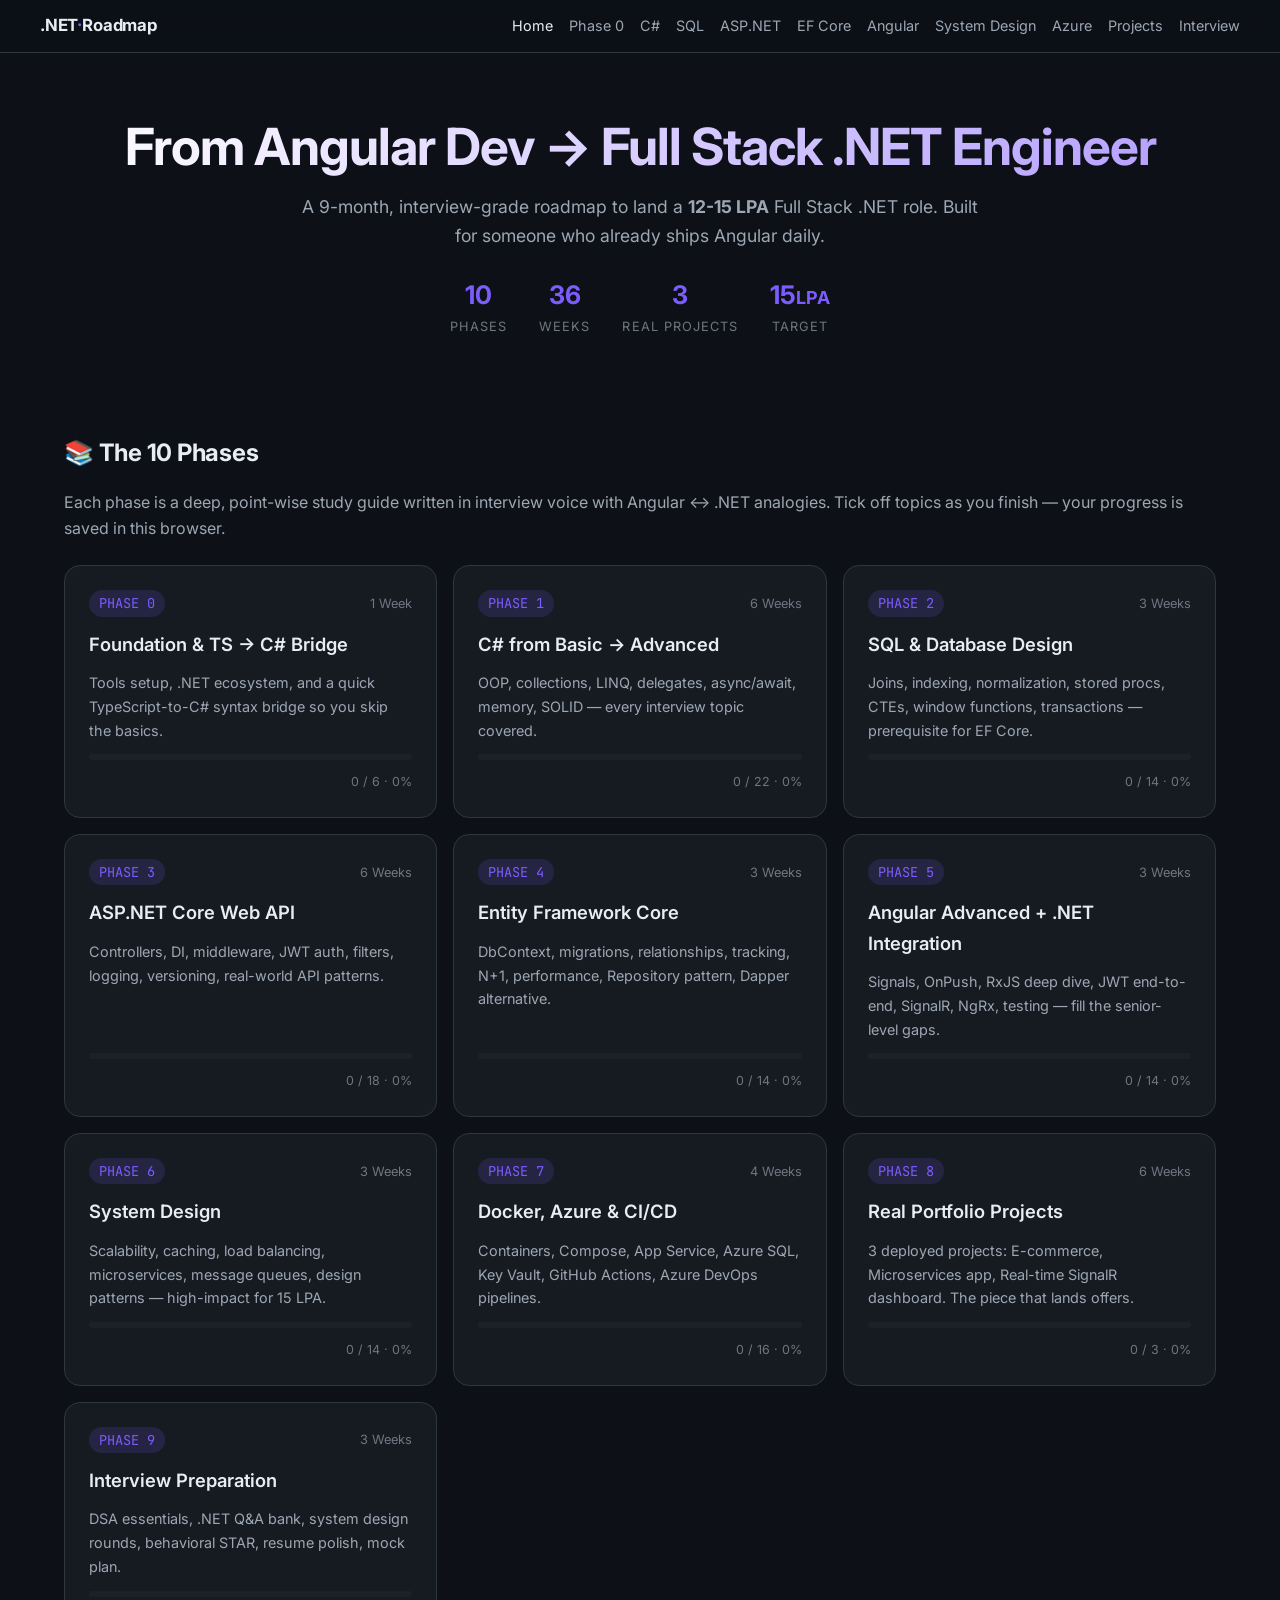
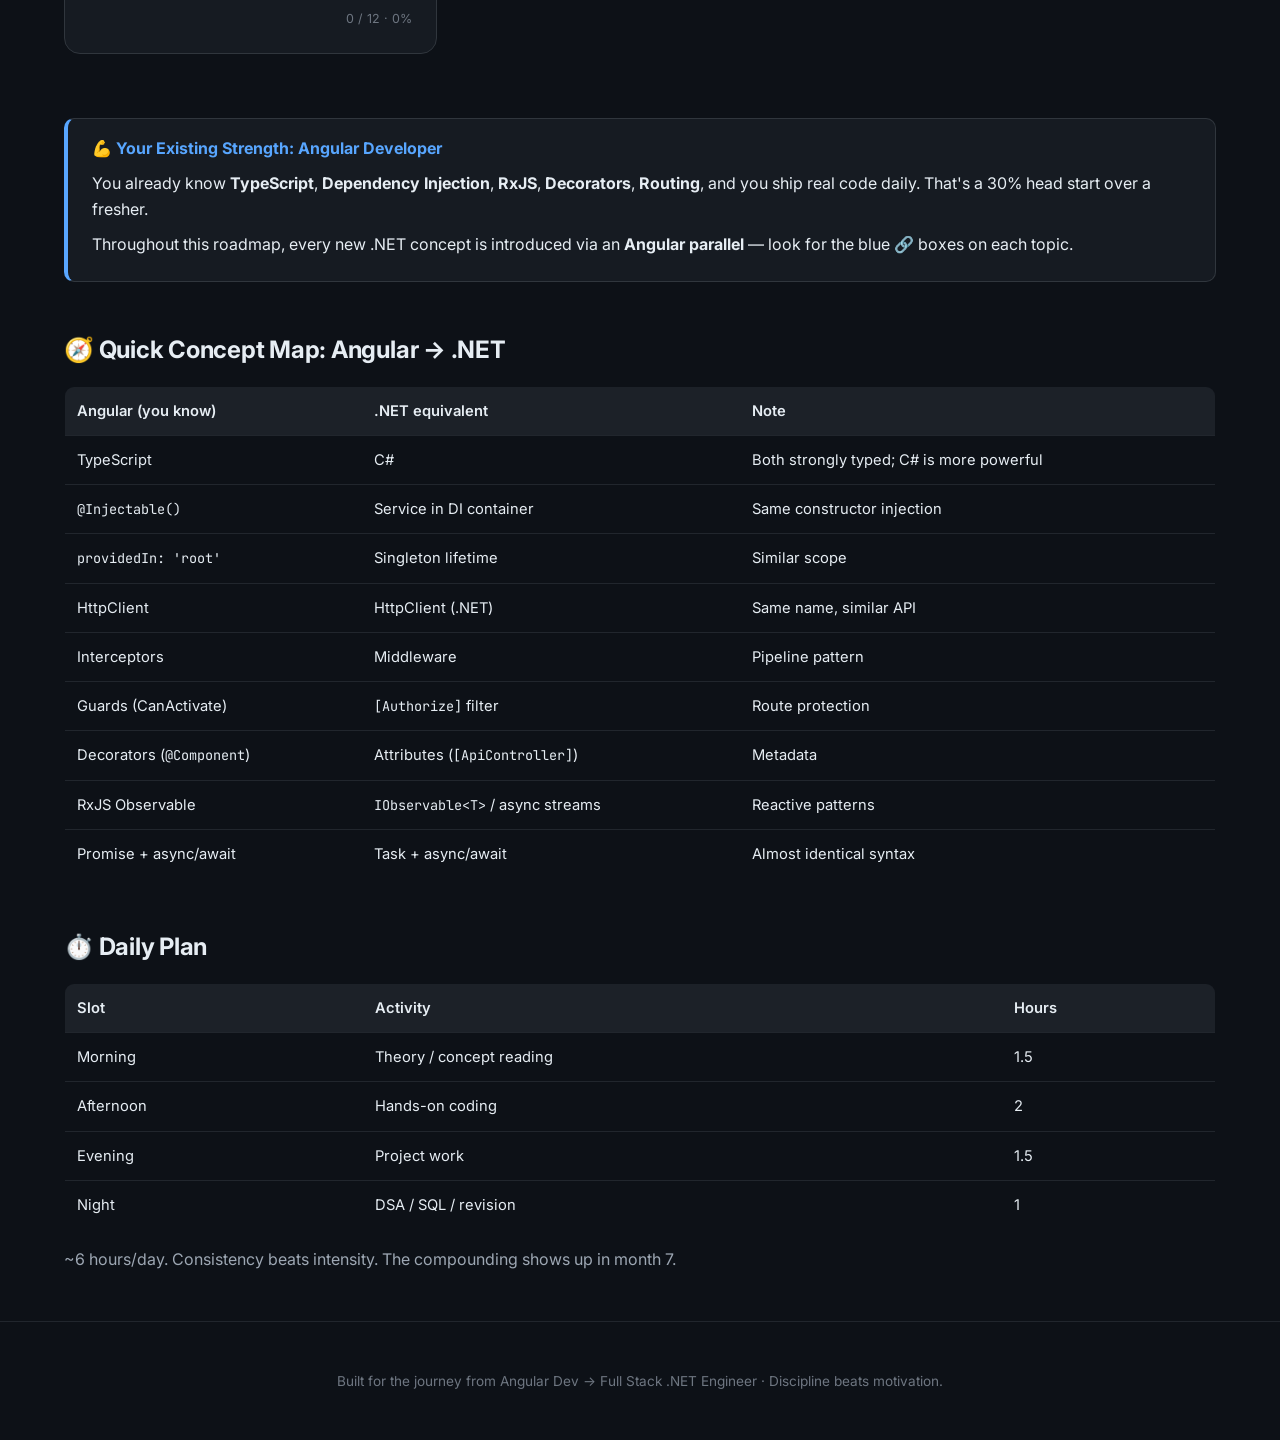
<file: index.html>
<!DOCTYPE html>
<html lang="en">
<head>
  <meta charset="UTF-8" />
  <meta name="viewport" content="width=device-width, initial-scale=1.0" />
  <title>Full Stack .NET Roadmap — 9 Months · 12-15 LPA</title>
  <link rel="preconnect" href="https://fonts.googleapis.com">
  <link rel="preconnect" href="https://fonts.gstatic.com" crossorigin>
  <link href="https://fonts.googleapis.com/css2?family=Inter:wght@400;500;600;700&family=JetBrains+Mono:wght@400;500&display=swap" rel="stylesheet">
  <link rel="stylesheet" href="styles/global.css" />
</head>
<body>

<nav class="topnav">
  <div class="topnav__inner">
    <div class="brand">.NET<span class="dot">·</span>Roadmap</div>
    <div class="topnav__links">
      <a href="index.html" class="active">Home</a>
      <a href="phases/phase-0-foundation.html">Phase 0</a>
      <a href="phases/phase-1-csharp.html">C#</a>
      <a href="phases/phase-2-sql.html">SQL</a>
      <a href="phases/phase-3-aspnet-core.html">ASP.NET</a>
      <a href="phases/phase-4-ef-core.html">EF Core</a>
      <a href="phases/phase-5-angular-integration.html">Angular</a>
      <a href="phases/phase-6-system-design.html">System Design</a>
      <a href="phases/phase-7-devops-azure.html">Azure</a>
      <a href="phases/phase-8-projects.html">Projects</a>
      <a href="phases/phase-9-interview.html">Interview</a>
    </div>
  </div>
</nav>

<header class="hero">
  <h1>From Angular Dev → Full Stack .NET Engineer</h1>
  <p>A 9-month, interview-grade roadmap to land a <strong>12-15 LPA</strong> Full Stack .NET role. Built for someone who already ships Angular daily.</p>
  <div class="hero__stats">
    <div class="stat"><div class="stat__num">10</div><div class="stat__label">Phases</div></div>
    <div class="stat"><div class="stat__num">36</div><div class="stat__label">Weeks</div></div>
    <div class="stat"><div class="stat__num">3</div><div class="stat__label">Real Projects</div></div>
    <div class="stat"><div class="stat__num">15<span style="font-size:0.7em">LPA</span></div><div class="stat__label">Target</div></div>
  </div>
</header>

<main class="container">

  <section>
    <h2 class="section-title">📚 The 10 Phases</h2>
    <p class="muted">Each phase is a deep, point-wise study guide written in interview voice with Angular ↔ .NET analogies. Tick off topics as you finish — your progress is saved in this browser.</p>

    <div class="phase-grid" id="phaseGrid">
      <a class="phase-card" href="phases/phase-0-foundation.html" data-phase="0" data-topics="6">
        <div class="phase-card__head"><span class="phase-card__no">PHASE 0</span><span class="phase-card__dur">1 Week</span></div>
        <h3 class="phase-card__title">Foundation & TS → C# Bridge</h3>
        <p class="phase-card__desc">Tools setup, .NET ecosystem, and a quick TypeScript-to-C# syntax bridge so you skip the basics.</p>
        <div class="phase-card__progress"><span></span></div>
        <div class="phase-card__pct">0%</div>
      </a>

      <a class="phase-card" href="phases/phase-1-csharp.html" data-phase="1" data-topics="22">
        <div class="phase-card__head"><span class="phase-card__no">PHASE 1</span><span class="phase-card__dur">6 Weeks</span></div>
        <h3 class="phase-card__title">C# from Basic → Advanced</h3>
        <p class="phase-card__desc">OOP, collections, LINQ, delegates, async/await, memory, SOLID — every interview topic covered.</p>
        <div class="phase-card__progress"><span></span></div>
        <div class="phase-card__pct">0%</div>
      </a>

      <a class="phase-card" href="phases/phase-2-sql.html" data-phase="2" data-topics="14">
        <div class="phase-card__head"><span class="phase-card__no">PHASE 2</span><span class="phase-card__dur">3 Weeks</span></div>
        <h3 class="phase-card__title">SQL & Database Design</h3>
        <p class="phase-card__desc">Joins, indexing, normalization, stored procs, CTEs, window functions, transactions — prerequisite for EF Core.</p>
        <div class="phase-card__progress"><span></span></div>
        <div class="phase-card__pct">0%</div>
      </a>

      <a class="phase-card" href="phases/phase-3-aspnet-core.html" data-phase="3" data-topics="18">
        <div class="phase-card__head"><span class="phase-card__no">PHASE 3</span><span class="phase-card__dur">6 Weeks</span></div>
        <h3 class="phase-card__title">ASP.NET Core Web API</h3>
        <p class="phase-card__desc">Controllers, DI, middleware, JWT auth, filters, logging, versioning, real-world API patterns.</p>
        <div class="phase-card__progress"><span></span></div>
        <div class="phase-card__pct">0%</div>
      </a>

      <a class="phase-card" href="phases/phase-4-ef-core.html" data-phase="4" data-topics="14">
        <div class="phase-card__head"><span class="phase-card__no">PHASE 4</span><span class="phase-card__dur">3 Weeks</span></div>
        <h3 class="phase-card__title">Entity Framework Core</h3>
        <p class="phase-card__desc">DbContext, migrations, relationships, tracking, N+1, performance, Repository pattern, Dapper alternative.</p>
        <div class="phase-card__progress"><span></span></div>
        <div class="phase-card__pct">0%</div>
      </a>

      <a class="phase-card" href="phases/phase-5-angular-integration.html" data-phase="5" data-topics="14">
        <div class="phase-card__head"><span class="phase-card__no">PHASE 5</span><span class="phase-card__dur">3 Weeks</span></div>
        <h3 class="phase-card__title">Angular Advanced + .NET Integration</h3>
        <p class="phase-card__desc">Signals, OnPush, RxJS deep dive, JWT end-to-end, SignalR, NgRx, testing — fill the senior-level gaps.</p>
        <div class="phase-card__progress"><span></span></div>
        <div class="phase-card__pct">0%</div>
      </a>

      <a class="phase-card" href="phases/phase-6-system-design.html" data-phase="6" data-topics="14">
        <div class="phase-card__head"><span class="phase-card__no">PHASE 6</span><span class="phase-card__dur">3 Weeks</span></div>
        <h3 class="phase-card__title">System Design</h3>
        <p class="phase-card__desc">Scalability, caching, load balancing, microservices, message queues, design patterns — high-impact for 15 LPA.</p>
        <div class="phase-card__progress"><span></span></div>
        <div class="phase-card__pct">0%</div>
      </a>

      <a class="phase-card" href="phases/phase-7-devops-azure.html" data-phase="7" data-topics="16">
        <div class="phase-card__head"><span class="phase-card__no">PHASE 7</span><span class="phase-card__dur">4 Weeks</span></div>
        <h3 class="phase-card__title">Docker, Azure & CI/CD</h3>
        <p class="phase-card__desc">Containers, Compose, App Service, Azure SQL, Key Vault, GitHub Actions, Azure DevOps pipelines.</p>
        <div class="phase-card__progress"><span></span></div>
        <div class="phase-card__pct">0%</div>
      </a>

      <a class="phase-card" href="phases/phase-8-projects.html" data-phase="8" data-topics="3">
        <div class="phase-card__head"><span class="phase-card__no">PHASE 8</span><span class="phase-card__dur">6 Weeks</span></div>
        <h3 class="phase-card__title">Real Portfolio Projects</h3>
        <p class="phase-card__desc">3 deployed projects: E-commerce, Microservices app, Real-time SignalR dashboard. The piece that lands offers.</p>
        <div class="phase-card__progress"><span></span></div>
        <div class="phase-card__pct">0%</div>
      </a>

      <a class="phase-card" href="phases/phase-9-interview.html" data-phase="9" data-topics="12">
        <div class="phase-card__head"><span class="phase-card__no">PHASE 9</span><span class="phase-card__dur">3 Weeks</span></div>
        <h3 class="phase-card__title">Interview Preparation</h3>
        <p class="phase-card__desc">DSA essentials, .NET Q&A bank, system design rounds, behavioral STAR, resume polish, mock plan.</p>
        <div class="phase-card__progress"><span></span></div>
        <div class="phase-card__pct">0%</div>
      </a>
    </div>
  </section>

  <section class="callout callout--prereq">
    <h3>💪 Your Existing Strength: Angular Developer</h3>
    <p>You already know <strong>TypeScript</strong>, <strong>Dependency Injection</strong>, <strong>RxJS</strong>, <strong>Decorators</strong>, <strong>Routing</strong>, and you ship real code daily. That's a 30% head start over a fresher.</p>
    <p>Throughout this roadmap, every new .NET concept is introduced via an <strong>Angular parallel</strong> — look for the blue 🔗 boxes on each topic.</p>
  </section>

  <section>
    <h2 class="section-title">🧭 Quick Concept Map: Angular → .NET</h2>
    <table>
      <thead><tr><th>Angular (you know)</th><th>.NET equivalent</th><th>Note</th></tr></thead>
      <tbody>
        <tr><td>TypeScript</td><td>C#</td><td>Both strongly typed; C# is more powerful</td></tr>
        <tr><td><code>@Injectable()</code></td><td>Service in DI container</td><td>Same constructor injection</td></tr>
        <tr><td><code>providedIn:&nbsp;'root'</code></td><td>Singleton lifetime</td><td>Similar scope</td></tr>
        <tr><td>HttpClient</td><td>HttpClient (.NET)</td><td>Same name, similar API</td></tr>
        <tr><td>Interceptors</td><td>Middleware</td><td>Pipeline pattern</td></tr>
        <tr><td>Guards (CanActivate)</td><td><code>[Authorize]</code> filter</td><td>Route protection</td></tr>
        <tr><td>Decorators (<code>@Component</code>)</td><td>Attributes (<code>[ApiController]</code>)</td><td>Metadata</td></tr>
        <tr><td>RxJS Observable</td><td><code>IObservable&lt;T&gt;</code> / async streams</td><td>Reactive patterns</td></tr>
        <tr><td>Promise + async/await</td><td>Task + async/await</td><td>Almost identical syntax</td></tr>
      </tbody>
    </table>
  </section>

  <section>
    <h2 class="section-title">⏱️ Daily Plan</h2>
    <table>
      <thead><tr><th>Slot</th><th>Activity</th><th>Hours</th></tr></thead>
      <tbody>
        <tr><td>Morning</td><td>Theory / concept reading</td><td>1.5</td></tr>
        <tr><td>Afternoon</td><td>Hands-on coding</td><td>2</td></tr>
        <tr><td>Evening</td><td>Project work</td><td>1.5</td></tr>
        <tr><td>Night</td><td>DSA / SQL / revision</td><td>1</td></tr>
      </tbody>
    </table>
    <p class="muted">~6 hours/day. Consistency beats intensity. The compounding shows up in month 7.</p>
  </section>

</main>

<footer class="footer">
  Built for the journey from Angular Dev → Full Stack .NET Engineer · Discipline beats motivation.
</footer>

<script>
  // ---- Progress: read localStorage and update each card ----
  document.querySelectorAll('.phase-card').forEach(card => {
    const phaseNum = card.dataset.phase;
    const totalTopics = parseInt(card.dataset.topics || '0', 10);
    if (!totalTopics) return;
    let done = 0;
    for (let i = 0; i < totalTopics; i++) {
      if (localStorage.getItem(`phase-${phaseNum}-topic-${i}`) === 'true') done++;
    }
    const pct = Math.round((done / totalTopics) * 100);
    card.querySelector('.phase-card__progress > span').style.width = pct + '%';
    card.querySelector('.phase-card__pct').textContent = `${done} / ${totalTopics}  ·  ${pct}%`;
  });
</script>

</body>
</html>
</file>
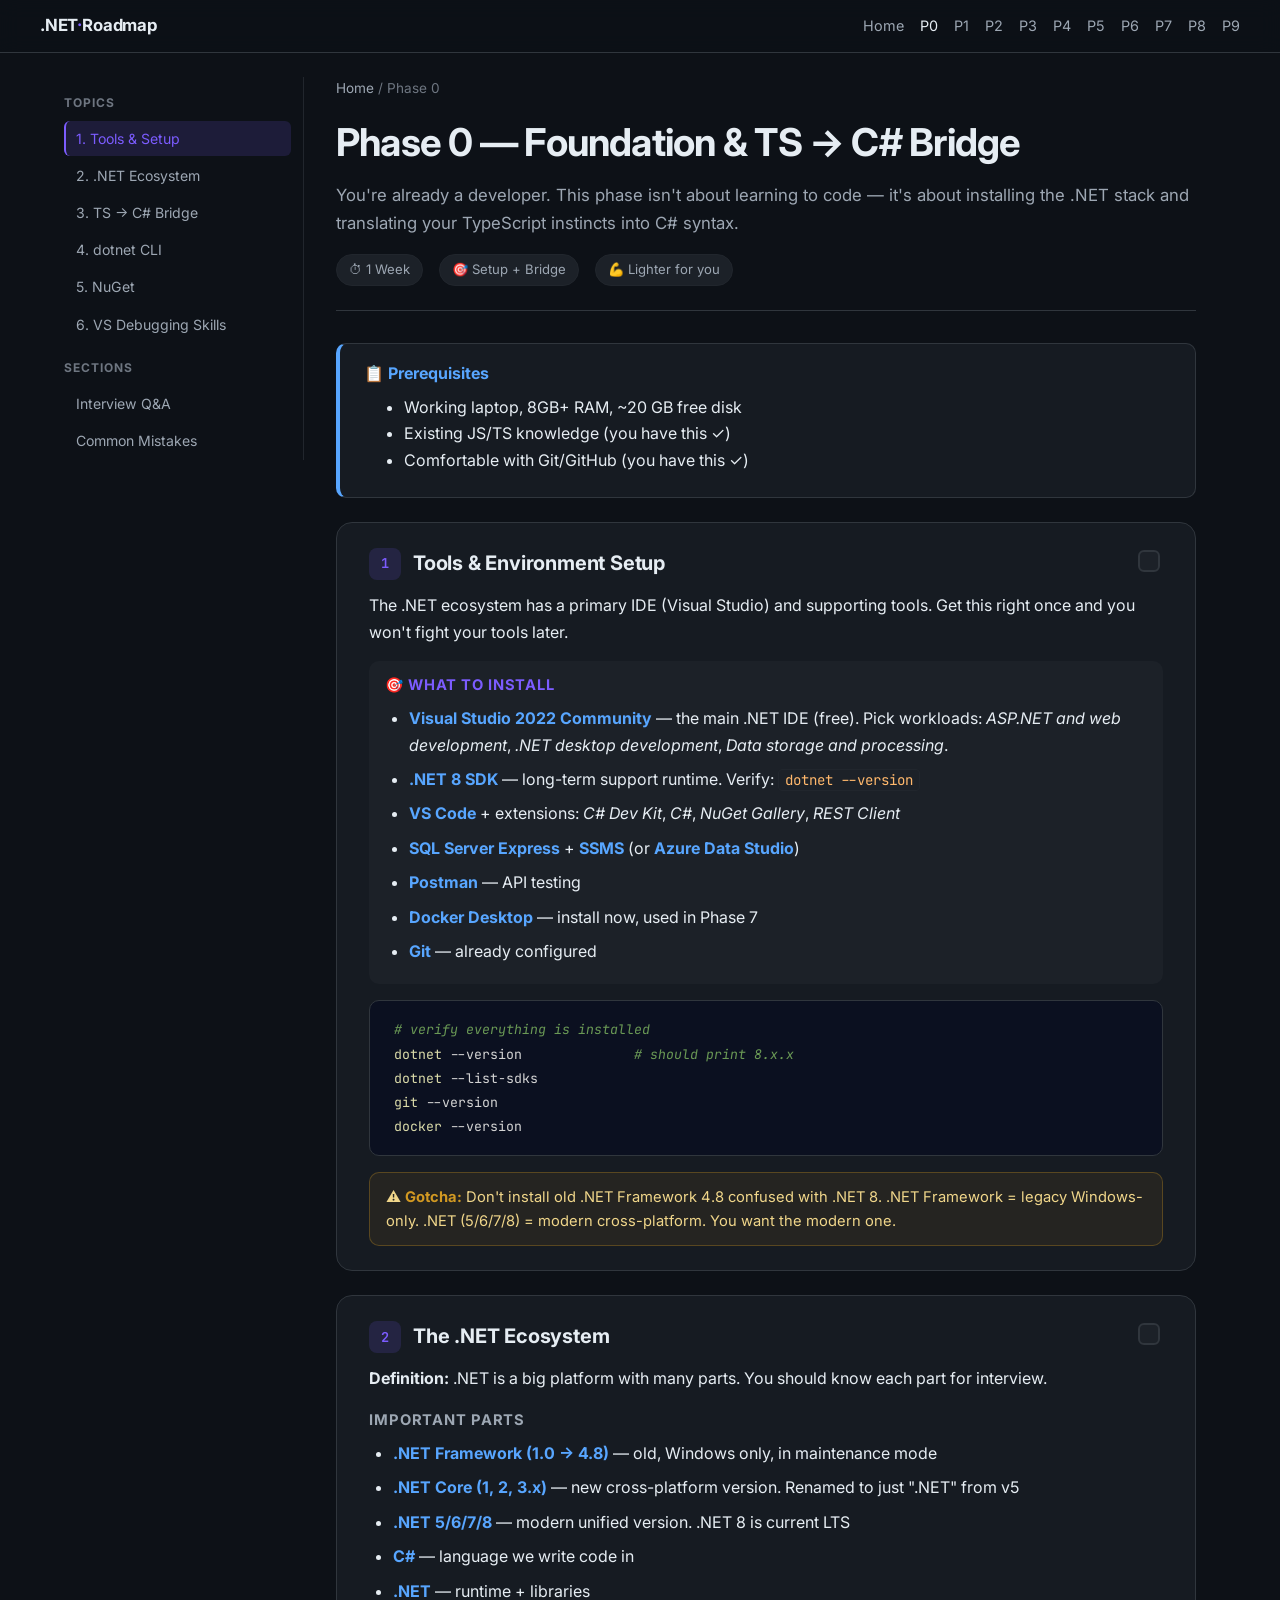
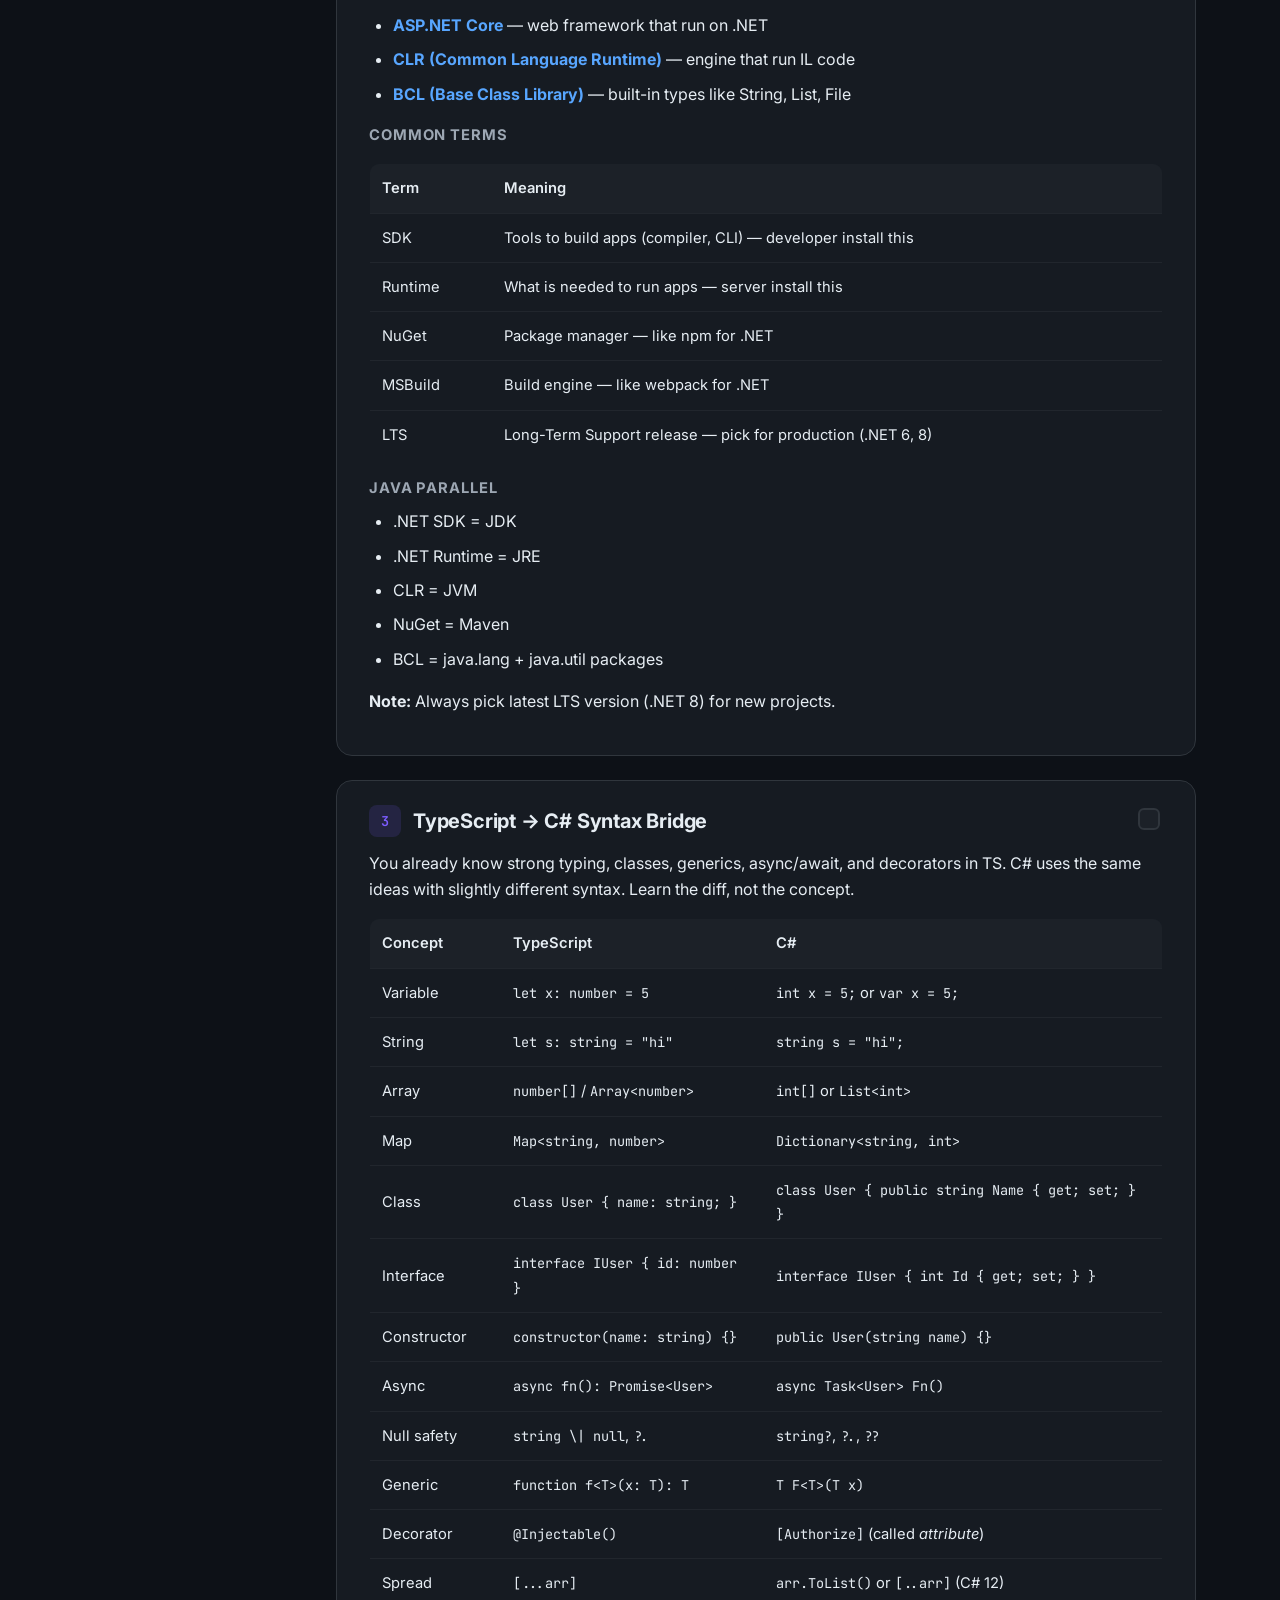
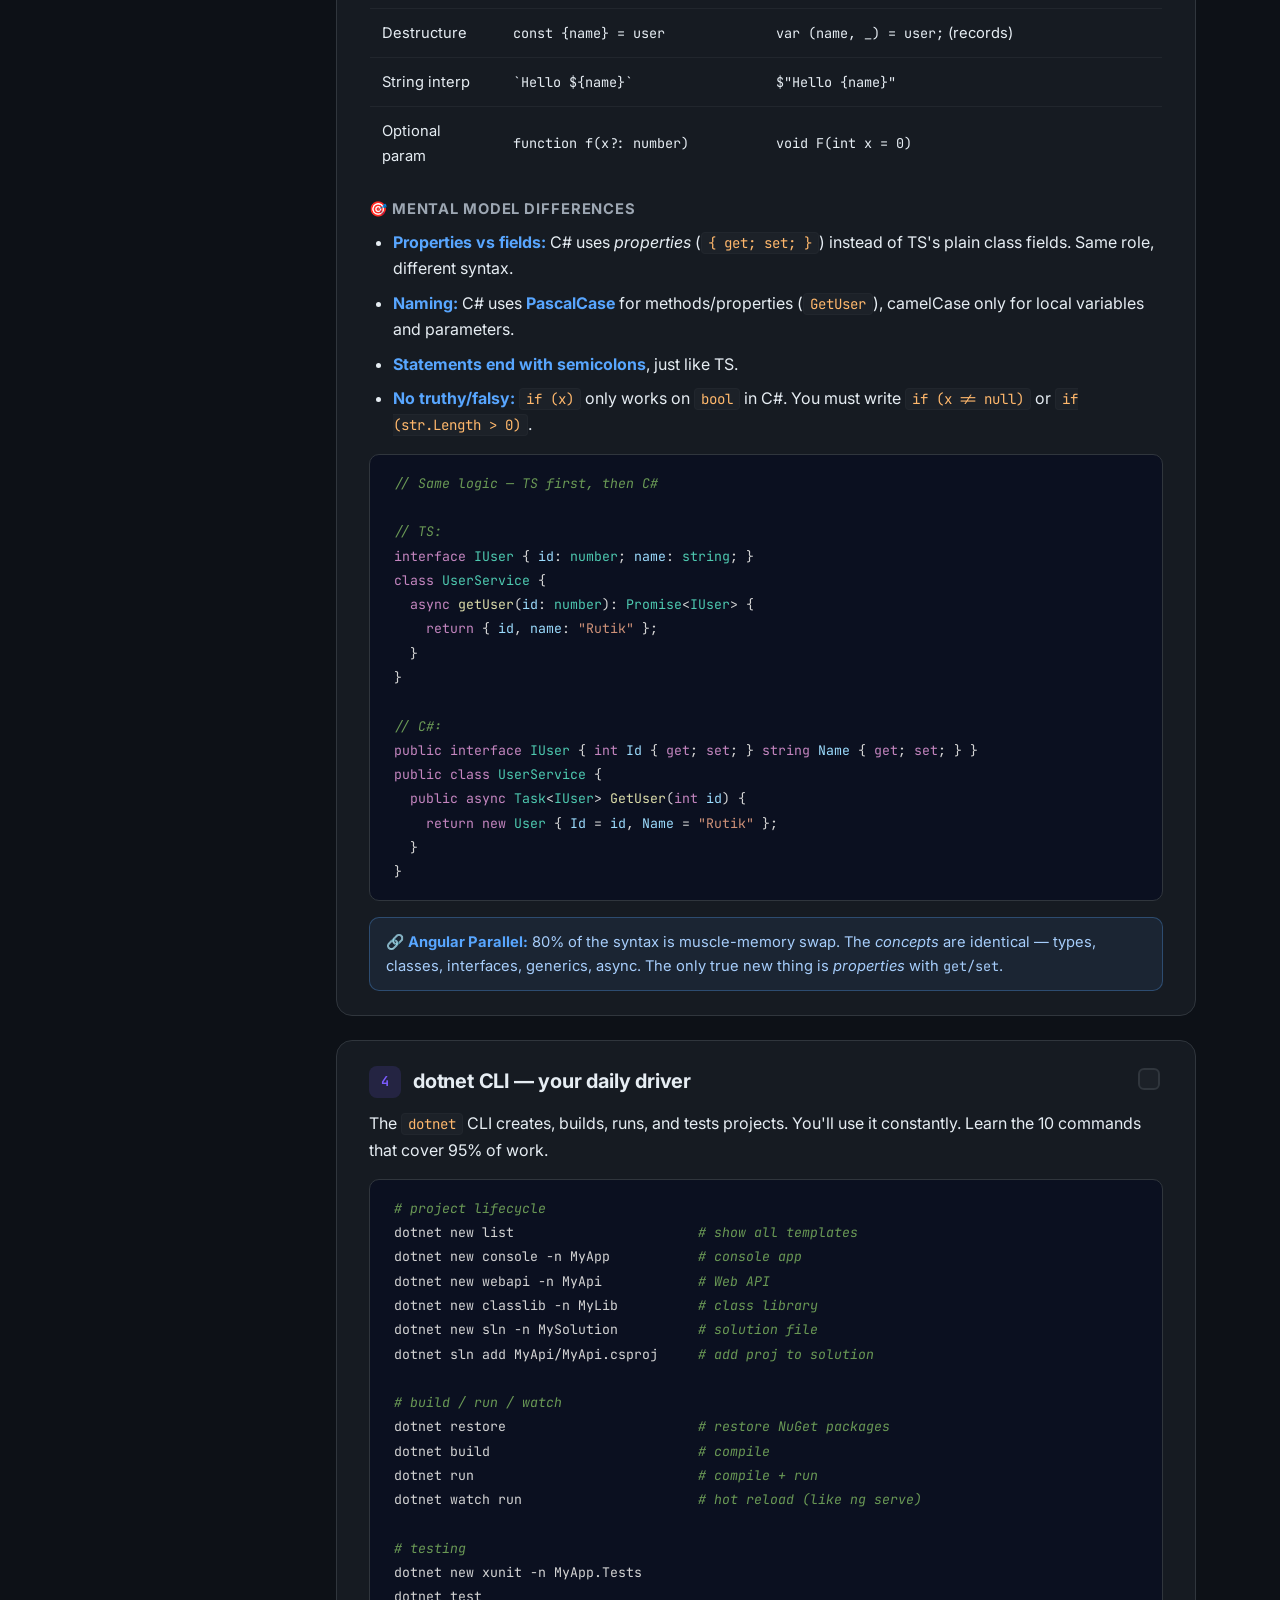
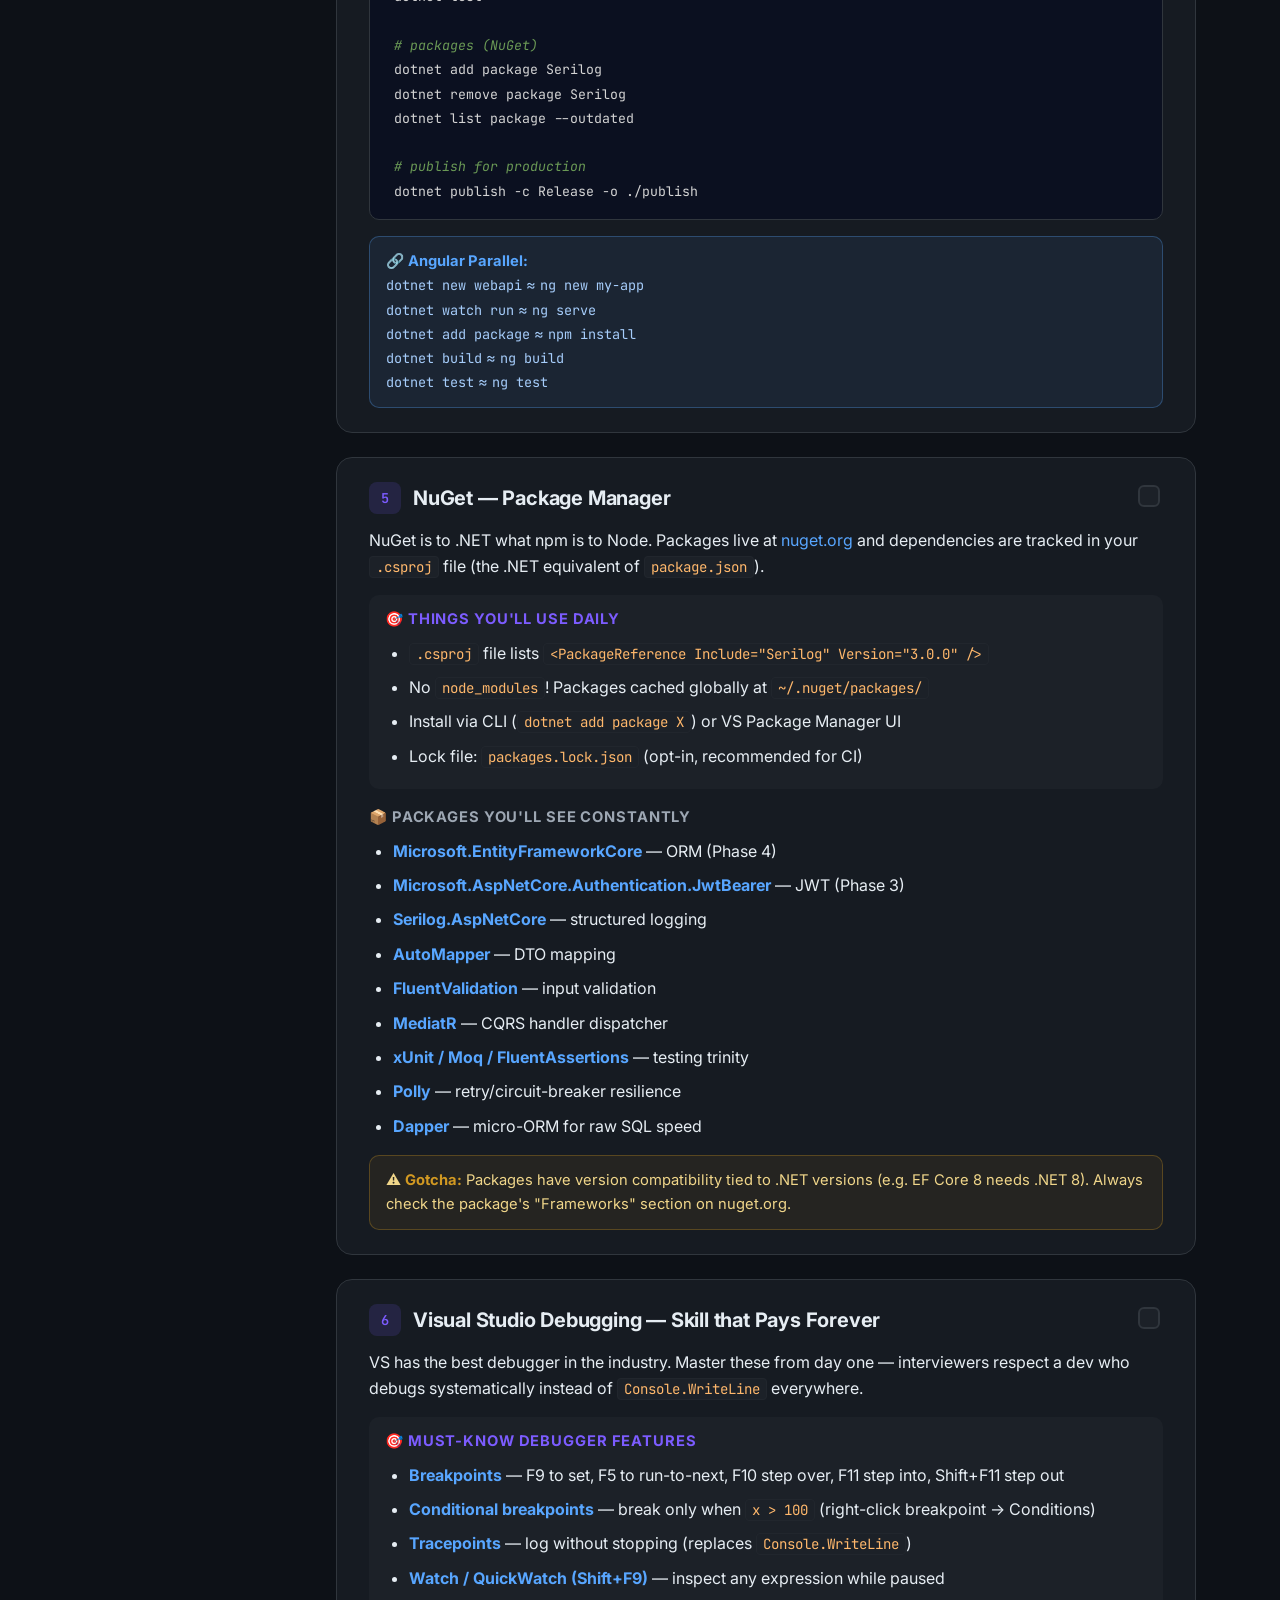
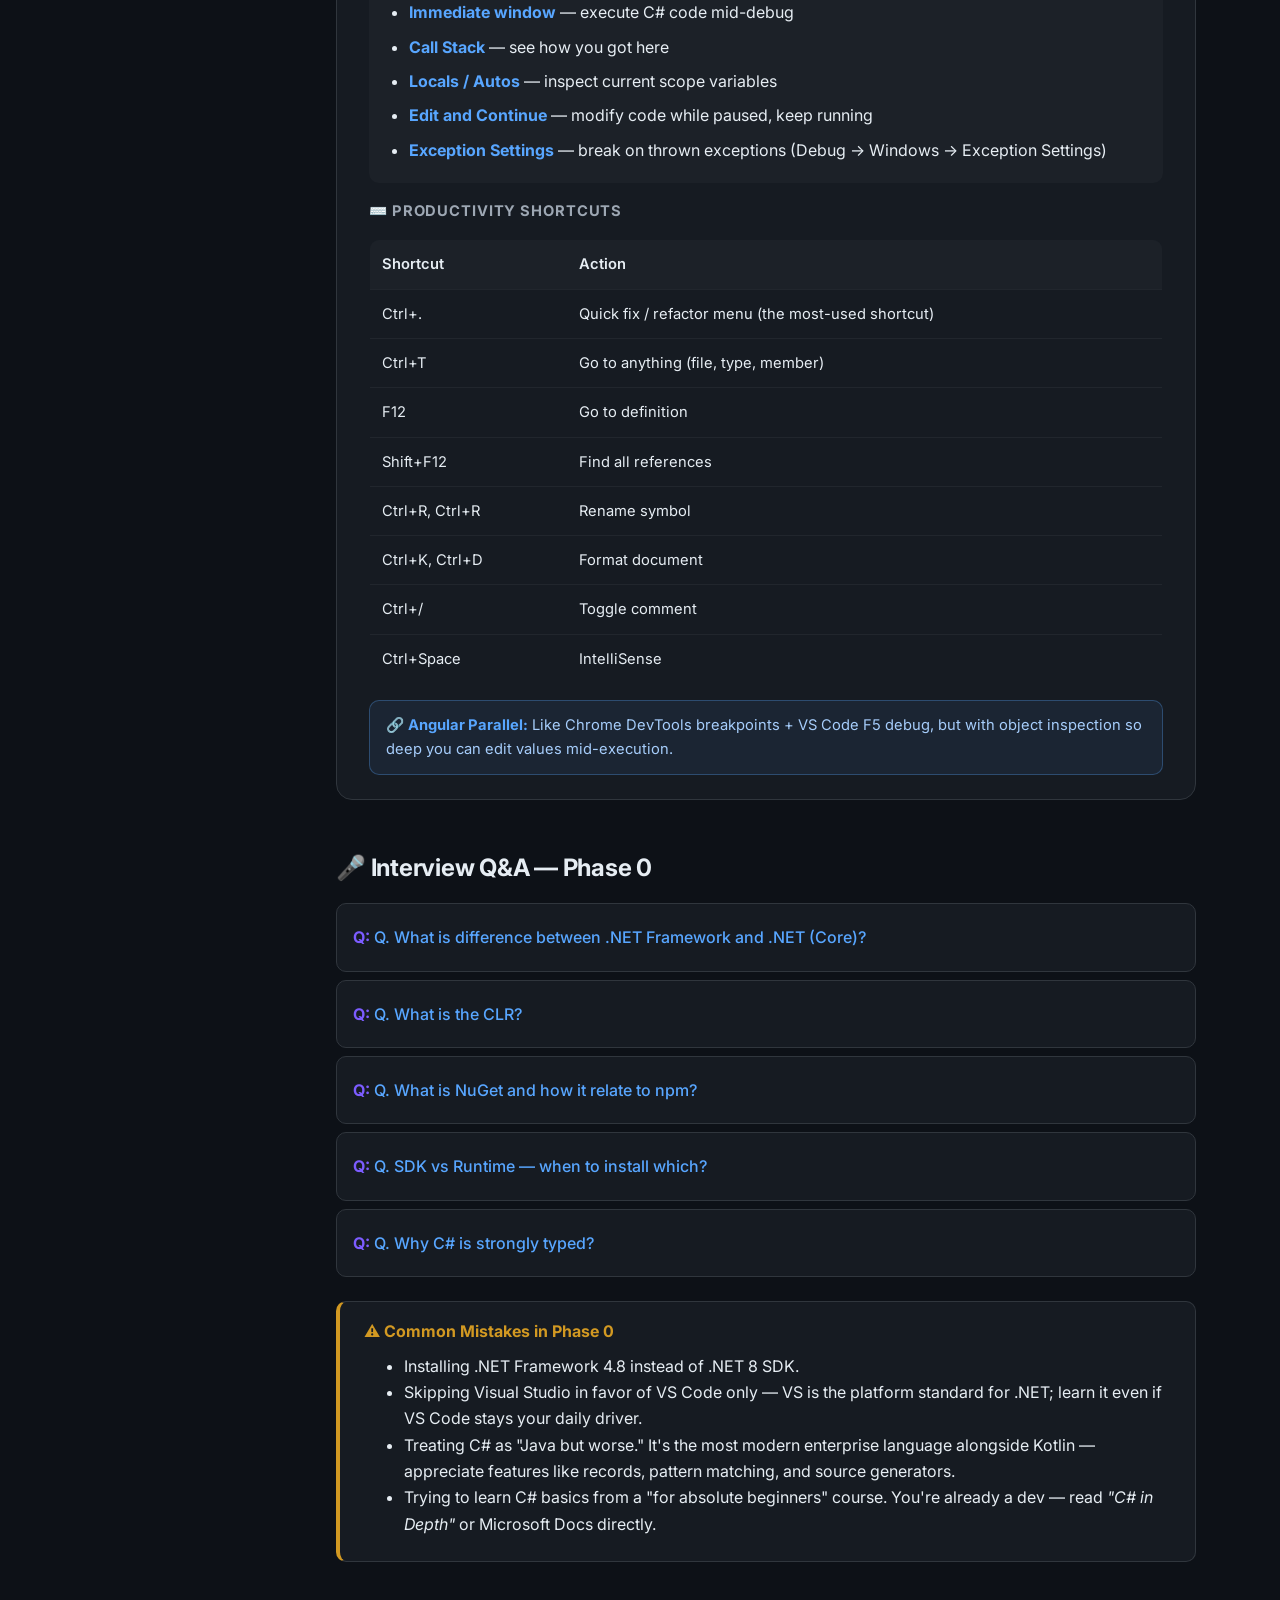
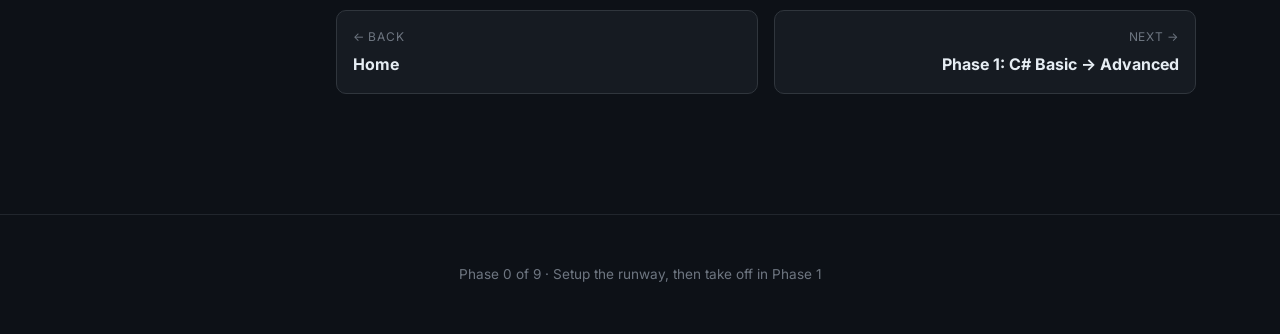
<file: phases/phase-0-foundation.html>
<!DOCTYPE html>
<html lang="en">
<head>
<meta charset="UTF-8" />
<meta name="viewport" content="width=device-width,initial-scale=1.0" />
<title>Phase 0 — Foundation & TS→C# Bridge | .NET Roadmap</title>
<link rel="preconnect" href="https://fonts.googleapis.com">
<link rel="preconnect" href="https://fonts.gstatic.com" crossorigin>
<link href="https://fonts.googleapis.com/css2?family=Inter:wght@400;500;600;700&family=JetBrains+Mono:wght@400;500&display=swap" rel="stylesheet">
<link rel="stylesheet" href="../styles/global.css" />
</head>
<body data-phase="0">

<nav class="topnav">
  <div class="topnav__inner">
    <div class="brand"><a href="../index.html" style="color:inherit">.NET<span class="dot">·</span>Roadmap</a></div>
    <div class="topnav__links">
      <a href="../index.html">Home</a>
      <a href="phase-0-foundation.html" class="active">P0</a>
      <a href="phase-1-csharp.html">P1</a>
      <a href="phase-2-sql.html">P2</a>
      <a href="phase-3-aspnet-core.html">P3</a>
      <a href="phase-4-ef-core.html">P4</a>
      <a href="phase-5-angular-integration.html">P5</a>
      <a href="phase-6-system-design.html">P6</a>
      <a href="phase-7-devops-azure.html">P7</a>
      <a href="phase-8-projects.html">P8</a>
      <a href="phase-9-interview.html">P9</a>
    </div>
  </div>
</nav>

<div class="phase-page">

  <aside class="sidebar">
    <h4>Topics</h4>
    <ul>
      <li><a href="#tools">1. Tools & Setup</a></li>
      <li><a href="#dotnet-eco">2. .NET Ecosystem</a></li>
      <li><a href="#ts-to-cs">3. TS → C# Bridge</a></li>
      <li><a href="#cli">4. dotnet CLI</a></li>
      <li><a href="#nuget">5. NuGet</a></li>
      <li><a href="#vs-debug">6. VS Debugging Skills</a></li>
    </ul>
    <h4>Sections</h4>
    <ul>
      <li><a href="#qa">Interview Q&A</a></li>
      <li><a href="#mistakes">Common Mistakes</a></li>
    </ul>
  </aside>

  <main class="content">

    <div class="breadcrumb"><a href="../index.html">Home</a> / Phase 0</div>

    <header class="phase-header">
      <h1>Phase 0 — Foundation & TS → C# Bridge</h1>
      <p class="lede">You're already a developer. This phase isn't about learning to code — it's about installing the .NET stack and translating your TypeScript instincts into C# syntax.</p>
      <div class="phase-meta">
        <span class="pill">⏱ 1 Week</span>
        <span class="pill">🎯 Setup + Bridge</span>
        <span class="pill">💪 Lighter for you</span>
      </div>
    </header>

    <div class="callout callout--prereq">
      <h3>📋 Prerequisites</h3>
      <ul>
        <li>Working laptop, 8GB+ RAM, ~20 GB free disk</li>
        <li>Existing JS/TS knowledge (you have this ✓)</li>
        <li>Comfortable with Git/GitHub (you have this ✓)</li>
      </ul>
    </div>

    <!-- TOPIC 1 -->
    <section class="topic" id="tools">
      <div class="topic__check"><input type="checkbox" data-topic="0" /></div>
      <h3><span class="num">1</span> Tools & Environment Setup</h3>
      <p class="concept">The .NET ecosystem has a primary IDE (Visual Studio) and supporting tools. Get this right once and you won't fight your tools later.</p>

      <div class="interview">
        <h4>🎯 What to Install</h4>
        <ul>
          <li><strong>Visual Studio 2022 Community</strong> — the main .NET IDE (free). Pick workloads: <em>ASP.NET and web development</em>, <em>.NET desktop development</em>, <em>Data storage and processing</em>.</li>
          <li><strong>.NET 8 SDK</strong> — long-term support runtime. Verify: <code>dotnet --version</code></li>
          <li><strong>VS Code</strong> + extensions: <em>C# Dev Kit</em>, <em>C#</em>, <em>NuGet Gallery</em>, <em>REST Client</em></li>
          <li><strong>SQL Server Express</strong> + <strong>SSMS</strong> (or <strong>Azure Data Studio</strong>)</li>
          <li><strong>Postman</strong> — API testing</li>
          <li><strong>Docker Desktop</strong> — install now, used in Phase 7</li>
          <li><strong>Git</strong> — already configured</li>
        </ul>
      </div>

      <pre><code><span class="com"># verify everything is installed</span>
<span class="fn">dotnet</span> --version              <span class="com"># should print 8.x.x</span>
<span class="fn">dotnet</span> --list-sdks
<span class="fn">git</span> --version
<span class="fn">docker</span> --version</code></pre>

      <div class="gotcha">⚠️ <strong>Gotcha:</strong> Don't install old .NET Framework 4.8 confused with .NET 8. .NET Framework = legacy Windows-only. .NET (5/6/7/8) = modern cross-platform. You want the modern one.</div>
    </section>

    <!-- TOPIC 2 -->
    <section class="topic" id="dotnet-eco">
      <div class="topic__check"><input type="checkbox" data-topic="1" /></div>
      <h3><span class="num">2</span> The .NET Ecosystem</h3>

      <p class="concept"><strong>Definition:</strong> .NET is a big platform with many parts. You should know each part for interview.</p>

      <h4>Important Parts</h4>
      <ul>
        <li><strong>.NET Framework (1.0 → 4.8)</strong> — old, Windows only, in maintenance mode</li>
        <li><strong>.NET Core (1, 2, 3.x)</strong> — new cross-platform version. Renamed to just ".NET" from v5</li>
        <li><strong>.NET 5/6/7/8</strong> — modern unified version. .NET 8 is current LTS</li>
        <li><strong>C#</strong> — language we write code in</li>
        <li><strong>.NET</strong> — runtime + libraries</li>
        <li><strong>ASP.NET Core</strong> — web framework that run on .NET</li>
        <li><strong>CLR (Common Language Runtime)</strong> — engine that run IL code</li>
        <li><strong>BCL (Base Class Library)</strong> — built-in types like String, List, File</li>
      </ul>

      <h4>Common Terms</h4>
      <table>
        <thead><tr><th>Term</th><th>Meaning</th></tr></thead>
        <tbody>
          <tr><td>SDK</td><td>Tools to build apps (compiler, CLI) — developer install this</td></tr>
          <tr><td>Runtime</td><td>What is needed to run apps — server install this</td></tr>
          <tr><td>NuGet</td><td>Package manager — like npm for .NET</td></tr>
          <tr><td>MSBuild</td><td>Build engine — like webpack for .NET</td></tr>
          <tr><td>LTS</td><td>Long-Term Support release — pick for production (.NET 6, 8)</td></tr>
        </tbody>
      </table>

      <h4>Java parallel</h4>
      <ul>
        <li>.NET SDK = JDK</li>
        <li>.NET Runtime = JRE</li>
        <li>CLR = JVM</li>
        <li>NuGet = Maven</li>
        <li>BCL = java.lang + java.util packages</li>
      </ul>

      <p><strong>Note:</strong> Always pick latest LTS version (.NET 8) for new projects.</p>
    </section>

    <!-- TOPIC 3 -->
    <section class="topic" id="ts-to-cs">
      <div class="topic__check"><input type="checkbox" data-topic="2" /></div>
      <h3><span class="num">3</span> TypeScript → C# Syntax Bridge</h3>
      <p class="concept">You already know strong typing, classes, generics, async/await, and decorators in TS. C# uses the same ideas with slightly different syntax. Learn the diff, not the concept.</p>

      <table>
        <thead><tr><th>Concept</th><th>TypeScript</th><th>C#</th></tr></thead>
        <tbody>
          <tr><td>Variable</td><td><code>let x: number = 5</code></td><td><code>int x = 5;</code> or <code>var x = 5;</code></td></tr>
          <tr><td>String</td><td><code>let s: string = "hi"</code></td><td><code>string s = "hi";</code></td></tr>
          <tr><td>Array</td><td><code>number[]</code> / <code>Array&lt;number&gt;</code></td><td><code>int[]</code> or <code>List&lt;int&gt;</code></td></tr>
          <tr><td>Map</td><td><code>Map&lt;string, number&gt;</code></td><td><code>Dictionary&lt;string, int&gt;</code></td></tr>
          <tr><td>Class</td><td><code>class User { name: string; }</code></td><td><code>class User { public string Name { get; set; } }</code></td></tr>
          <tr><td>Interface</td><td><code>interface IUser { id: number }</code></td><td><code>interface IUser { int Id { get; set; } }</code></td></tr>
          <tr><td>Constructor</td><td><code>constructor(name: string) {}</code></td><td><code>public User(string name) {}</code></td></tr>
          <tr><td>Async</td><td><code>async fn(): Promise&lt;User&gt;</code></td><td><code>async Task&lt;User&gt; Fn()</code></td></tr>
          <tr><td>Null safety</td><td><code>string \| null</code>, <code>?.</code></td><td><code>string?</code>, <code>?.</code>, <code>??</code></td></tr>
          <tr><td>Generic</td><td><code>function f&lt;T&gt;(x: T): T</code></td><td><code>T F&lt;T&gt;(T x)</code></td></tr>
          <tr><td>Decorator</td><td><code>@Injectable()</code></td><td><code>[Authorize]</code> (called <em>attribute</em>)</td></tr>
          <tr><td>Spread</td><td><code>[...arr]</code></td><td><code>arr.ToList()</code> or <code>[..arr]</code> (C# 12)</td></tr>
          <tr><td>Destructure</td><td><code>const {name} = user</code></td><td><code>var (name, _) = user;</code> (records)</td></tr>
          <tr><td>String interp</td><td><code>`Hello ${name}`</code></td><td><code>$"Hello {name}"</code></td></tr>
          <tr><td>Optional param</td><td><code>function f(x?: number)</code></td><td><code>void F(int x = 0)</code></td></tr>
        </tbody>
      </table>

      <h4>🎯 Mental Model Differences</h4>
      <ul>
        <li><strong>Properties vs fields:</strong> C# uses <em>properties</em> (<code>{ get; set; }</code>) instead of TS's plain class fields. Same role, different syntax.</li>
        <li><strong>Naming:</strong> C# uses <strong>PascalCase</strong> for methods/properties (<code>GetUser</code>), camelCase only for local variables and parameters.</li>
        <li><strong>Statements end with semicolons</strong>, just like TS.</li>
        <li><strong>No truthy/falsy:</strong> <code>if (x)</code> only works on <code>bool</code> in C#. You must write <code>if (x != null)</code> or <code>if (str.Length &gt; 0)</code>.</li>
      </ul>

      <pre><code><span class="com">// Same logic — TS first, then C#</span>

<span class="com">// TS:</span>
<span class="kw">interface</span> <span class="type">IUser</span> { <span class="var">id</span>: <span class="type">number</span>; <span class="var">name</span>: <span class="type">string</span>; }
<span class="kw">class</span> <span class="type">UserService</span> {
  <span class="kw">async</span> <span class="fn">getUser</span>(<span class="var">id</span>: <span class="type">number</span>): <span class="type">Promise</span>&lt;<span class="type">IUser</span>&gt; {
    <span class="kw">return</span> { <span class="var">id</span>, <span class="var">name</span>: <span class="str">"Rutik"</span> };
  }
}

<span class="com">// C#:</span>
<span class="kw">public interface</span> <span class="type">IUser</span> { <span class="kw">int</span> <span class="var">Id</span> { <span class="kw">get</span>; <span class="kw">set</span>; } <span class="kw">string</span> <span class="var">Name</span> { <span class="kw">get</span>; <span class="kw">set</span>; } }
<span class="kw">public class</span> <span class="type">UserService</span> {
  <span class="kw">public async</span> <span class="type">Task</span>&lt;<span class="type">IUser</span>&gt; <span class="fn">GetUser</span>(<span class="kw">int</span> <span class="var">id</span>) {
    <span class="kw">return new</span> <span class="type">User</span> { <span class="var">Id</span> = <span class="var">id</span>, <span class="var">Name</span> = <span class="str">"Rutik"</span> };
  }
}</code></pre>

      <div class="angular-bridge">🔗 <strong>Angular Parallel:</strong> 80% of the syntax is muscle-memory swap. The <em>concepts</em> are identical — types, classes, interfaces, generics, async. The only true new thing is <em>properties</em> with <code>get/set</code>.</div>
    </section>

    <!-- TOPIC 4 -->
    <section class="topic" id="cli">
      <div class="topic__check"><input type="checkbox" data-topic="3" /></div>
      <h3><span class="num">4</span> dotnet CLI — your daily driver</h3>
      <p class="concept">The <code>dotnet</code> CLI creates, builds, runs, and tests projects. You'll use it constantly. Learn the 10 commands that cover 95% of work.</p>

      <pre><code><span class="com"># project lifecycle</span>
dotnet new list                       <span class="com"># show all templates</span>
dotnet new console -n MyApp           <span class="com"># console app</span>
dotnet new webapi -n MyApi            <span class="com"># Web API</span>
dotnet new classlib -n MyLib          <span class="com"># class library</span>
dotnet new sln -n MySolution          <span class="com"># solution file</span>
dotnet sln add MyApi/MyApi.csproj     <span class="com"># add proj to solution</span>

<span class="com"># build / run / watch</span>
dotnet restore                        <span class="com"># restore NuGet packages</span>
dotnet build                          <span class="com"># compile</span>
dotnet run                            <span class="com"># compile + run</span>
dotnet watch run                      <span class="com"># hot reload (like ng serve)</span>

<span class="com"># testing</span>
dotnet new xunit -n MyApp.Tests
dotnet test

<span class="com"># packages (NuGet)</span>
dotnet add package Serilog
dotnet remove package Serilog
dotnet list package --outdated

<span class="com"># publish for production</span>
dotnet publish -c Release -o ./publish</code></pre>

      <div class="angular-bridge">🔗 <strong>Angular Parallel:</strong><br>
        <code>dotnet new webapi</code> ≈ <code>ng new my-app</code><br>
        <code>dotnet watch run</code> ≈ <code>ng serve</code><br>
        <code>dotnet add package</code> ≈ <code>npm install</code><br>
        <code>dotnet build</code> ≈ <code>ng build</code><br>
        <code>dotnet test</code> ≈ <code>ng test</code>
      </div>
    </section>

    <!-- TOPIC 5 -->
    <section class="topic" id="nuget">
      <div class="topic__check"><input type="checkbox" data-topic="4" /></div>
      <h3><span class="num">5</span> NuGet — Package Manager</h3>
      <p class="concept">NuGet is to .NET what npm is to Node. Packages live at <a href="https://nuget.org">nuget.org</a> and dependencies are tracked in your <code>.csproj</code> file (the .NET equivalent of <code>package.json</code>).</p>

      <div class="interview">
        <h4>🎯 Things You'll Use Daily</h4>
        <ul>
          <li><code>.csproj</code> file lists <code>&lt;PackageReference Include="Serilog" Version="3.0.0" /&gt;</code></li>
          <li>No <code>node_modules</code>! Packages cached globally at <code>~/.nuget/packages/</code></li>
          <li>Install via CLI (<code>dotnet add package X</code>) or VS Package Manager UI</li>
          <li>Lock file: <code>packages.lock.json</code> (opt-in, recommended for CI)</li>
        </ul>
      </div>

      <h4>📦 Packages You'll See Constantly</h4>
      <ul>
        <li><strong>Microsoft.EntityFrameworkCore</strong> — ORM (Phase 4)</li>
        <li><strong>Microsoft.AspNetCore.Authentication.JwtBearer</strong> — JWT (Phase 3)</li>
        <li><strong>Serilog.AspNetCore</strong> — structured logging</li>
        <li><strong>AutoMapper</strong> — DTO mapping</li>
        <li><strong>FluentValidation</strong> — input validation</li>
        <li><strong>MediatR</strong> — CQRS handler dispatcher</li>
        <li><strong>xUnit / Moq / FluentAssertions</strong> — testing trinity</li>
        <li><strong>Polly</strong> — retry/circuit-breaker resilience</li>
        <li><strong>Dapper</strong> — micro-ORM for raw SQL speed</li>
      </ul>

      <div class="gotcha">⚠️ <strong>Gotcha:</strong> Packages have version compatibility tied to .NET versions (e.g. EF Core 8 needs .NET 8). Always check the package's "Frameworks" section on nuget.org.</div>
    </section>

    <!-- TOPIC 6 -->
    <section class="topic" id="vs-debug">
      <div class="topic__check"><input type="checkbox" data-topic="5" /></div>
      <h3><span class="num">6</span> Visual Studio Debugging — Skill that Pays Forever</h3>
      <p class="concept">VS has the best debugger in the industry. Master these from day one — interviewers respect a dev who debugs systematically instead of <code>Console.WriteLine</code> everywhere.</p>

      <div class="interview">
        <h4>🎯 Must-Know Debugger Features</h4>
        <ul>
          <li><strong>Breakpoints</strong> — F9 to set, F5 to run-to-next, F10 step over, F11 step into, Shift+F11 step out</li>
          <li><strong>Conditional breakpoints</strong> — break only when <code>x &gt; 100</code> (right-click breakpoint → Conditions)</li>
          <li><strong>Tracepoints</strong> — log without stopping (replaces <code>Console.WriteLine</code>)</li>
          <li><strong>Watch / QuickWatch (Shift+F9)</strong> — inspect any expression while paused</li>
          <li><strong>Immediate window</strong> — execute C# code mid-debug</li>
          <li><strong>Call Stack</strong> — see how you got here</li>
          <li><strong>Locals / Autos</strong> — inspect current scope variables</li>
          <li><strong>Edit and Continue</strong> — modify code while paused, keep running</li>
          <li><strong>Exception Settings</strong> — break on thrown exceptions (Debug → Windows → Exception Settings)</li>
        </ul>
      </div>

      <h4>⌨️ Productivity Shortcuts</h4>
      <table>
        <thead><tr><th>Shortcut</th><th>Action</th></tr></thead>
        <tbody>
          <tr><td>Ctrl+. </td><td>Quick fix / refactor menu (the most-used shortcut)</td></tr>
          <tr><td>Ctrl+T</td><td>Go to anything (file, type, member)</td></tr>
          <tr><td>F12</td><td>Go to definition</td></tr>
          <tr><td>Shift+F12</td><td>Find all references</td></tr>
          <tr><td>Ctrl+R, Ctrl+R</td><td>Rename symbol</td></tr>
          <tr><td>Ctrl+K, Ctrl+D</td><td>Format document</td></tr>
          <tr><td>Ctrl+/</td><td>Toggle comment</td></tr>
          <tr><td>Ctrl+Space</td><td>IntelliSense</td></tr>
        </tbody>
      </table>

      <div class="angular-bridge">🔗 <strong>Angular Parallel:</strong> Like Chrome DevTools breakpoints + VS Code F5 debug, but with object inspection so deep you can edit values mid-execution.</div>
    </section>

    <!-- INTERVIEW Q&A -->
    <section id="qa">
      <h2 class="section-title">🎤 Interview Q&A — Phase 0</h2>
      <div class="qa-block">
        <details>
          <summary>Q. What is difference between .NET Framework and .NET (Core)?</summary>
          <div>
            <p><strong>Definition:</strong></p>
            <ul>
              <li>.NET Framework = old version, only run on Windows</li>
              <li>.NET (Core) = new version, run on Windows, Linux, Mac</li>
            </ul>
            <p><strong>Key Points:</strong></p>
            <ul>
              <li>.NET Framework last version is 4.8 — Microsoft not adding new features</li>
              <li>.NET Core was renamed to just ".NET" from version 5</li>
              <li>Current LTS version is .NET 8 — support for 3 years</li>
              <li>.NET Framework is legacy, only for old enterprise apps</li>
              <li>For all new projects use .NET 8 (or latest LTS)</li>
              <li>.NET (Core) is open source and faster</li>
            </ul>
            <p><strong>Java parallel:</strong></p>
            <ul>
              <li>Same like JDK 1.8 vs JDK 17 — old vs modern version</li>
              <li>.NET 8 is like JDK LTS — 3 year support</li>
            </ul>
            <p><strong>Note:</strong> In interview just say — "Framework is old Windows-only, .NET 8 is modern cross-platform. I always use .NET 8."</p>
          </div>
        </details>

        <details>
          <summary>Q. What is the CLR?</summary>
          <div>
            <p><strong>Definition:</strong></p>
            <ul>
              <li>CLR = Common Language Runtime</li>
              <li>It is the engine that run C# code at run time</li>
            </ul>
            <p><strong>Key Points:</strong></p>
            <ul>
              <li>C# code first compile to IL (Intermediate Language) — not machine code</li>
              <li>CLR has JIT (Just-In-Time) compiler that convert IL to machine code at run time</li>
              <li>CLR handle Garbage Collection (clean unused memory)</li>
              <li>CLR handle Exception (throw/catch flow)</li>
              <li>CLR handle Security (check what code can do)</li>
              <li>Other languages like F#, VB.NET also run on CLR</li>
            </ul>
            <p><strong>Java parallel:</strong></p>
            <ul>
              <li>CLR is same like JVM in Java</li>
              <li>IL is same like Java Bytecode</li>
              <li>JIT in C# = JIT in Java — same idea</li>
            </ul>
            <p><strong>Note:</strong> CLR enable features like Reflection, Generics, async/await.</p>
          </div>
        </details>

        <details>
          <summary>Q. What is NuGet and how it relate to npm?</summary>
          <div>
            <p><strong>Definition:</strong></p>
            <ul>
              <li>NuGet is package manager for .NET</li>
              <li>Same like npm for Node.js</li>
            </ul>
            <p><strong>Key Points:</strong></p>
            <ul>
              <li>Packages hosted at nuget.org</li>
              <li>Install command: <code>dotnet add package PackageName</code></li>
              <li>Package listed in <code>.csproj</code> file (same like <code>package.json</code>)</li>
              <li>Packages stored in one global folder — not per project</li>
              <li>No <code>node_modules</code> like big folder problem</li>
              <li>Lock file: <code>packages.lock.json</code> for CI/CD</li>
            </ul>
            <p><strong>Java parallel:</strong></p>
            <ul>
              <li>Same like Maven (pom.xml) or Gradle (build.gradle)</li>
              <li>NuGet ≈ Maven Central</li>
            </ul>
            <p><strong>Common packages:</strong></p>
            <ul>
              <li>Serilog — logging</li>
              <li>AutoMapper — object mapping</li>
              <li>EF Core — database ORM</li>
              <li>FluentValidation — input validation</li>
            </ul>
          </div>
        </details>

        <details>
          <summary>Q. SDK vs Runtime — when to install which?</summary>
          <div>
            <p><strong>Definition:</strong></p>
            <ul>
              <li>SDK = Software Development Kit (for building apps)</li>
              <li>Runtime = only for running already built apps</li>
            </ul>
            <p><strong>Key Points:</strong></p>
            <ul>
              <li>SDK contain — compiler + dotnet CLI + build tools + runtime</li>
              <li>Runtime contain only — what is needed to run app</li>
              <li>Developer install SDK on machine</li>
              <li>Production server install only Runtime</li>
              <li>Runtime is small in size — save space on server</li>
            </ul>
            <p><strong>Java parallel:</strong></p>
            <ul>
              <li>Same like JDK vs JRE</li>
              <li>SDK = JDK (for development)</li>
              <li>Runtime = JRE (for run only)</li>
            </ul>
            <p><strong>Real example:</strong></p>
            <ul>
              <li>In Docker — first stage use SDK image to compile</li>
              <li>Second stage use small Runtime image to run</li>
              <li>Final image is small and more secure</li>
            </ul>
          </div>
        </details>

        <details>
          <summary>Q. Why C# is strongly typed?</summary>
          <div>
            <p><strong>Definition:</strong></p>
            <ul>
              <li>Strongly typed = compiler check type of every variable</li>
              <li>If <code>int x = 5</code>, you cannot assign <code>"hello"</code> to x</li>
            </ul>
            <p><strong>Key Points:</strong></p>
            <ul>
              <li>Type check happen at compile time — error shown before run</li>
              <li>Most silly bugs caught in build, not in production</li>
              <li>Refactoring is safe — rename method, compiler show all places</li>
              <li>IntelliSense show correct method suggestion</li>
              <li>Big code base easy to maintain</li>
              <li>C# check type at both compile time AND run time</li>
            </ul>
            <p><strong>Java parallel:</strong></p>
            <ul>
              <li>Same like Java — both are strongly typed</li>
              <li>Same compile time type check</li>
              <li>Same IntelliSense / IDE support benefit</li>
            </ul>
            <p><strong>Note:</strong> TypeScript also strongly typed but type disappear at run time. C# keep types at run time also — extra safety.</p>
          </div>
        </details>
      </div>
    </section>

    <!-- COMMON MISTAKES -->
    <section id="mistakes" class="callout callout--warn">
      <h3>⚠️ Common Mistakes in Phase 0</h3>
      <ul>
        <li>Installing .NET Framework 4.8 instead of .NET 8 SDK.</li>
        <li>Skipping Visual Studio in favor of VS Code only — VS is the platform standard for .NET; learn it even if VS Code stays your daily driver.</li>
        <li>Treating C# as "Java but worse." It's the most modern enterprise language alongside Kotlin — appreciate features like records, pattern matching, and source generators.</li>
        <li>Trying to learn C# basics from a "for absolute beginners" course. You're already a dev — read <em>"C# in Depth"</em> or Microsoft Docs directly.</li>
      </ul>
    </section>

    <!-- NAVIGATION -->
    <nav class="phase-nav">
      <a href="../index.html"><span class="label">← Back</span><strong>Home</strong></a>
      <a href="phase-1-csharp.html" class="next"><span class="label">Next →</span><strong>Phase 1: C# Basic → Advanced</strong></a>
    </nav>

  </main>
</div>

<footer class="footer">Phase 0 of 9 · Setup the runway, then take off in Phase 1</footer>

<script>
  // Save / load checkbox state
  const phase = document.body.dataset.phase;
  document.querySelectorAll('input[type="checkbox"][data-topic]').forEach(cb => {
    const key = `phase-${phase}-topic-${cb.dataset.topic}`;
    cb.checked = localStorage.getItem(key) === 'true';
    cb.closest('.topic').classList.toggle('is-done', cb.checked);
    cb.addEventListener('change', () => {
      localStorage.setItem(key, cb.checked);
      cb.closest('.topic').classList.toggle('is-done', cb.checked);
    });
  });

  // Sidebar active link on scroll
  const links = document.querySelectorAll('.sidebar a[href^="#"]');
  const sections = [...links].map(a => document.querySelector(a.getAttribute('href'))).filter(Boolean);
  window.addEventListener('scroll', () => {
    let current = sections[0]?.id;
    sections.forEach(s => { if (window.scrollY + 100 >= s.offsetTop) current = s.id; });
    links.forEach(a => a.classList.toggle('active', a.getAttribute('href') === '#' + current));
  });
</script>

</body>
</html>
</file>
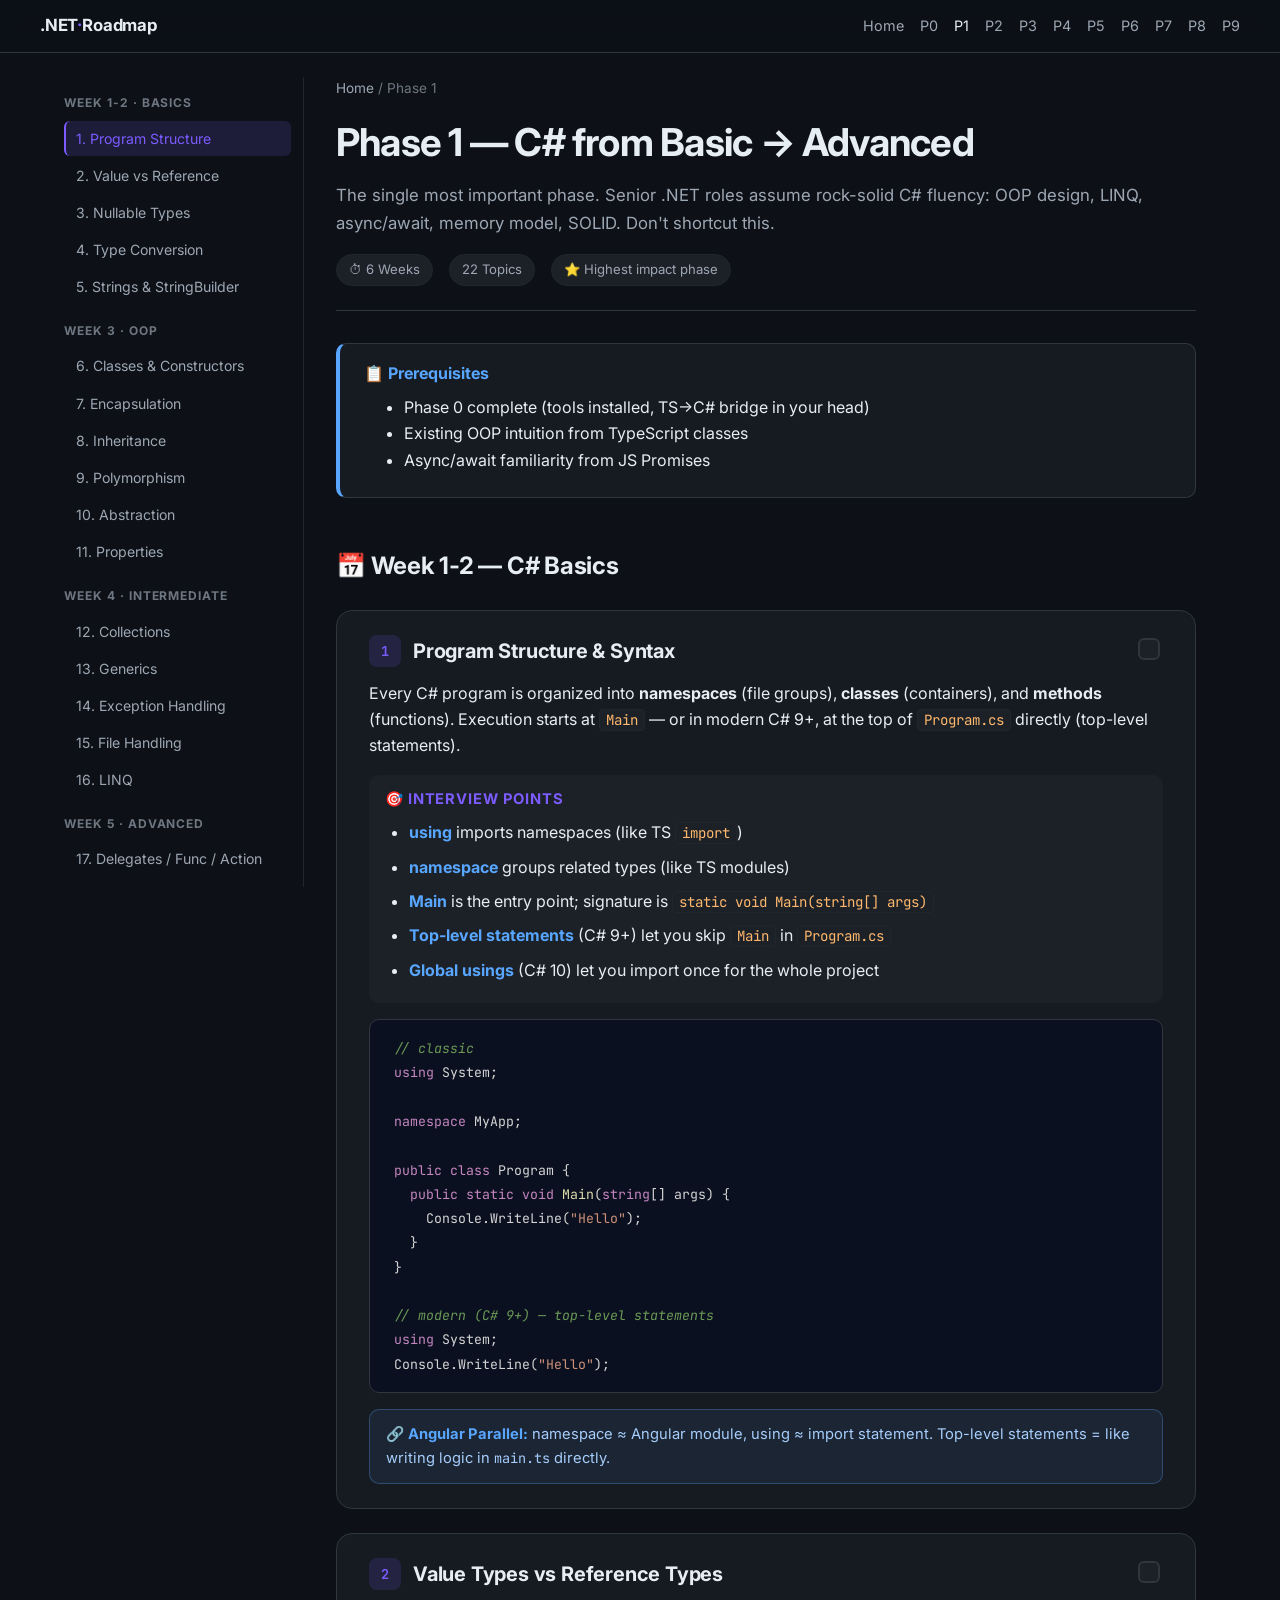
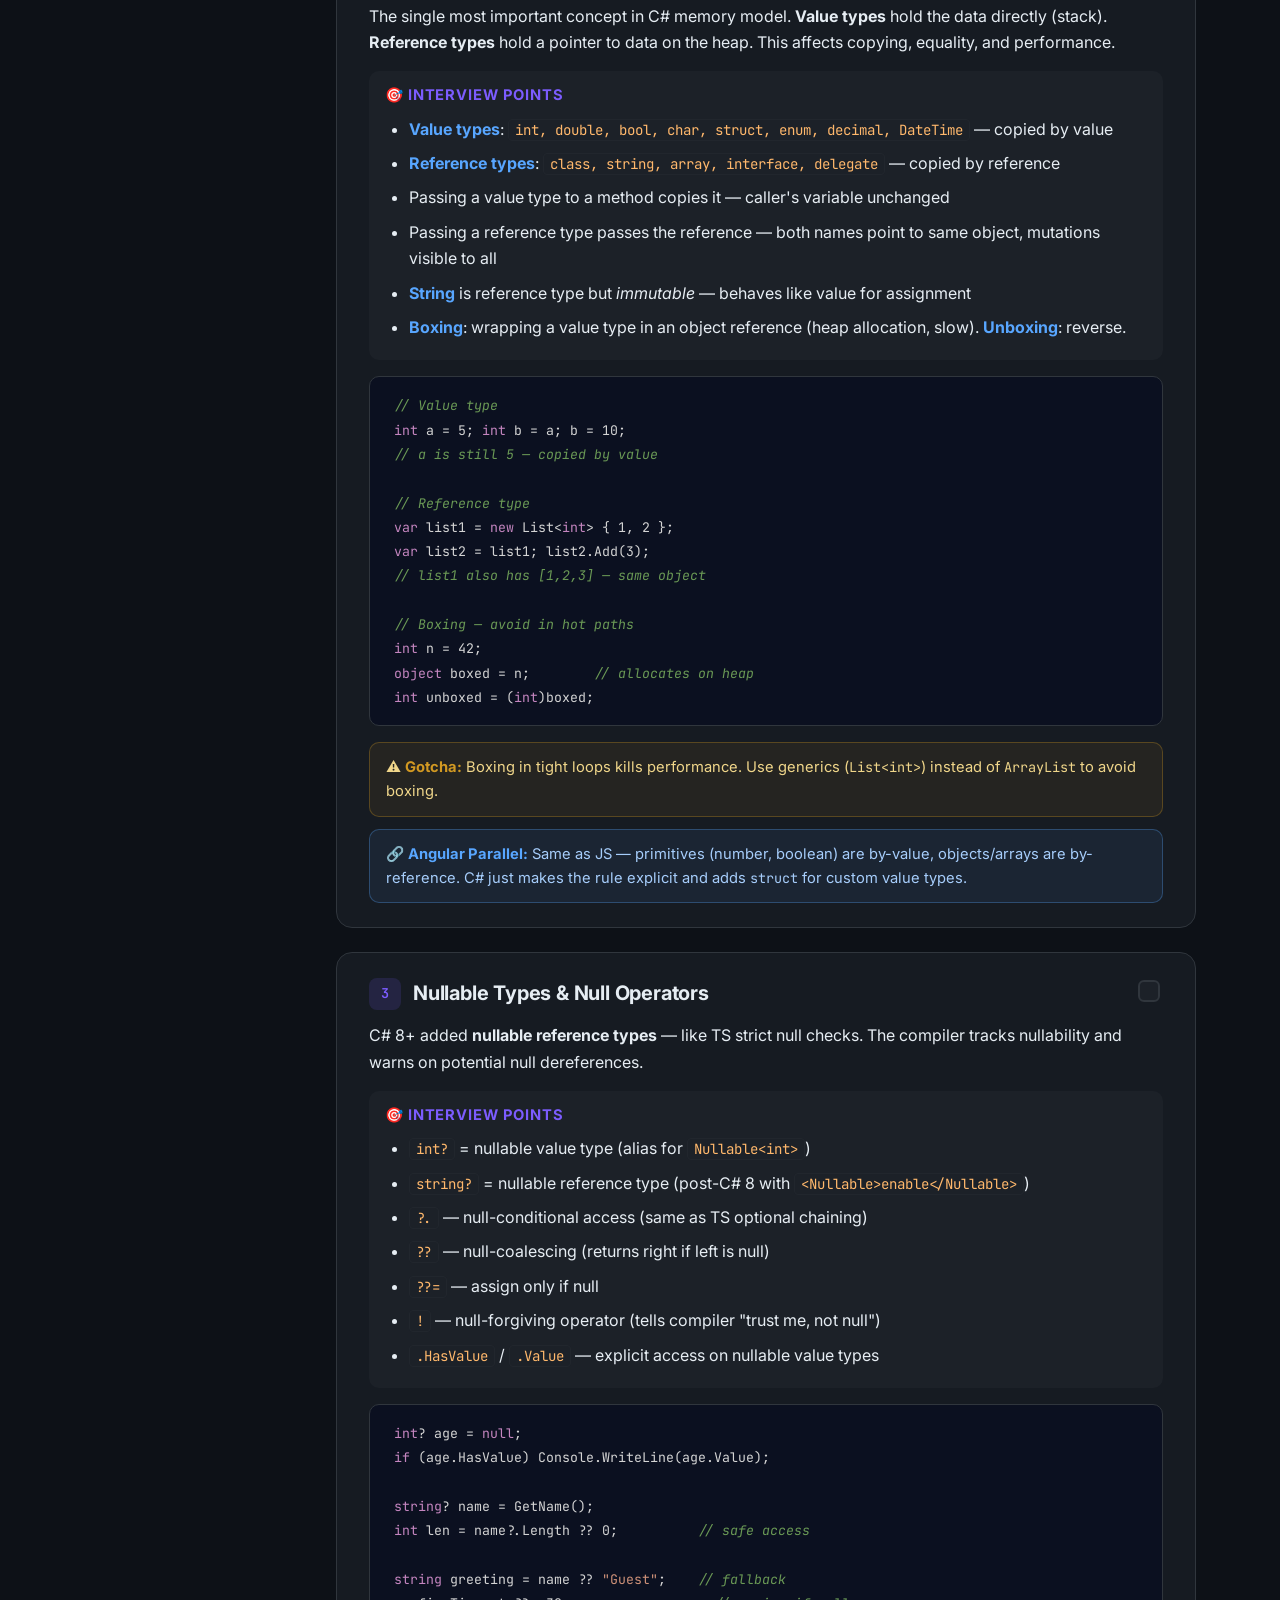
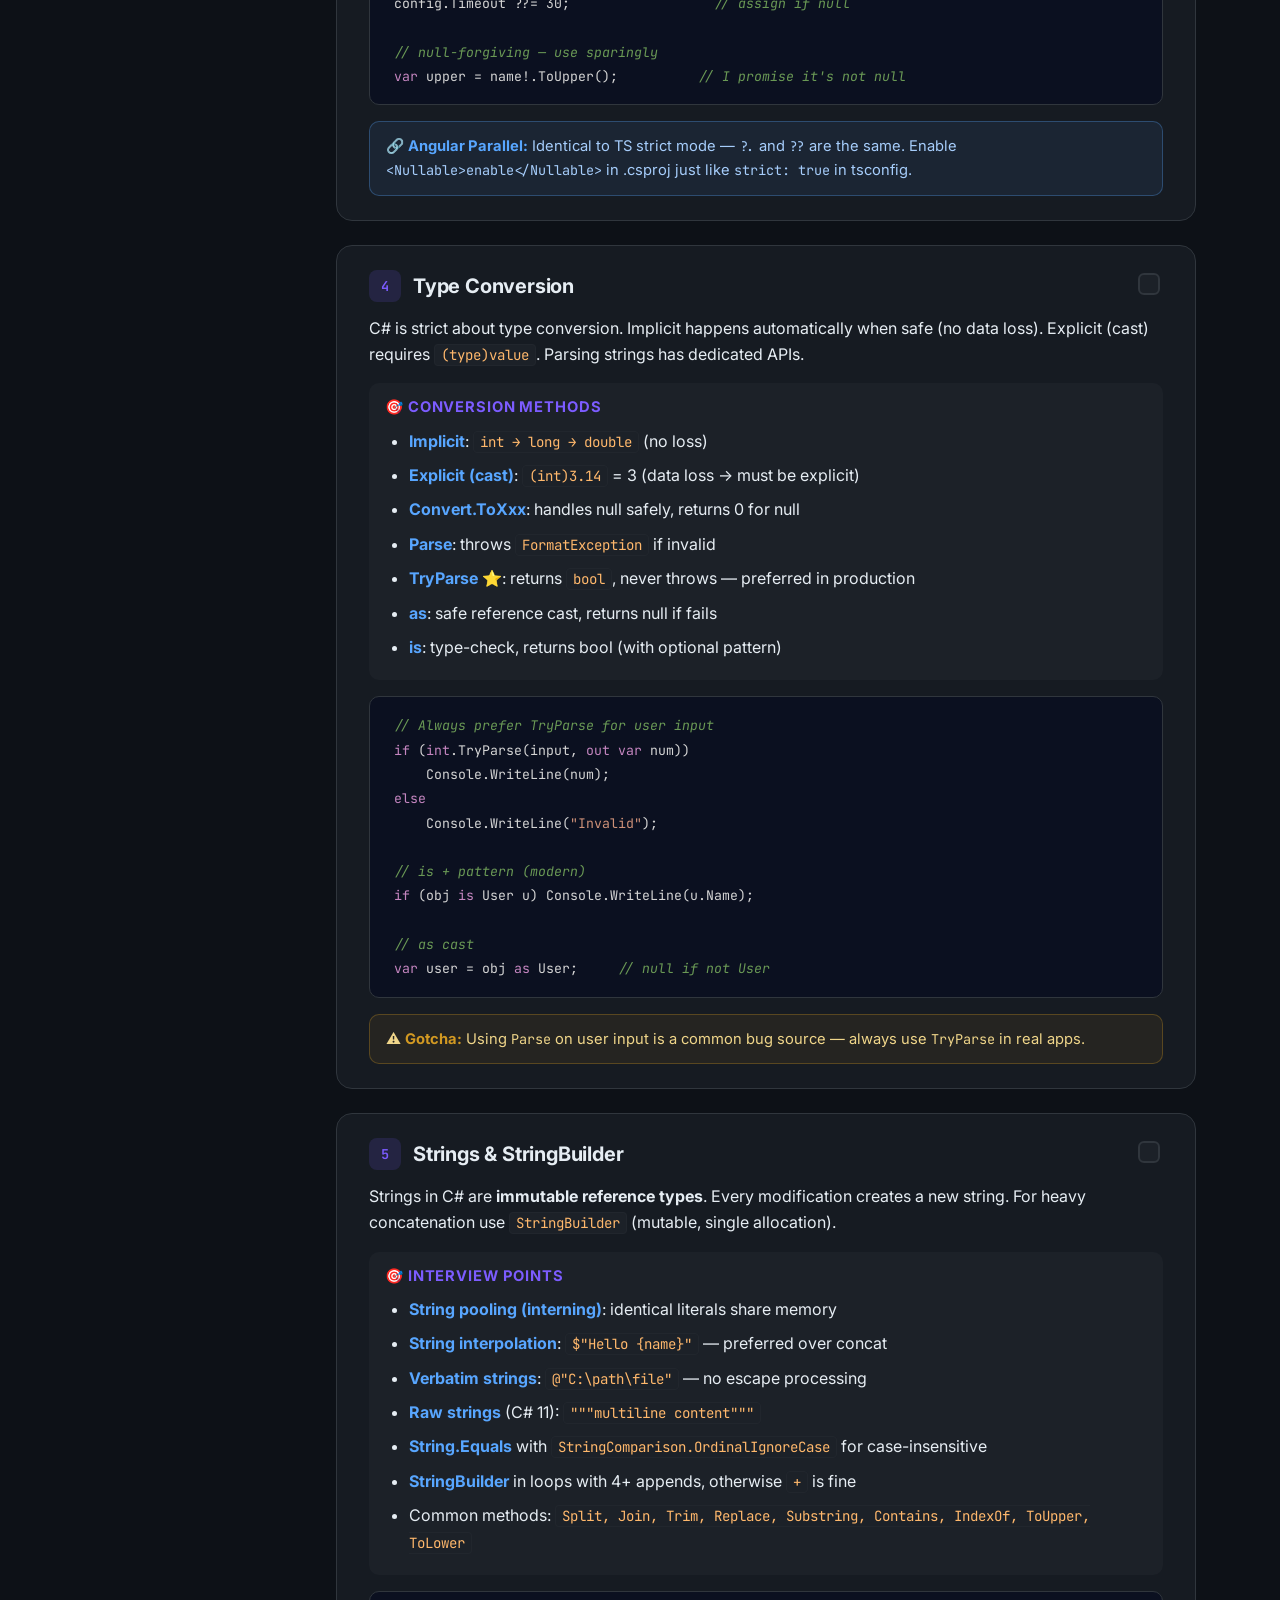
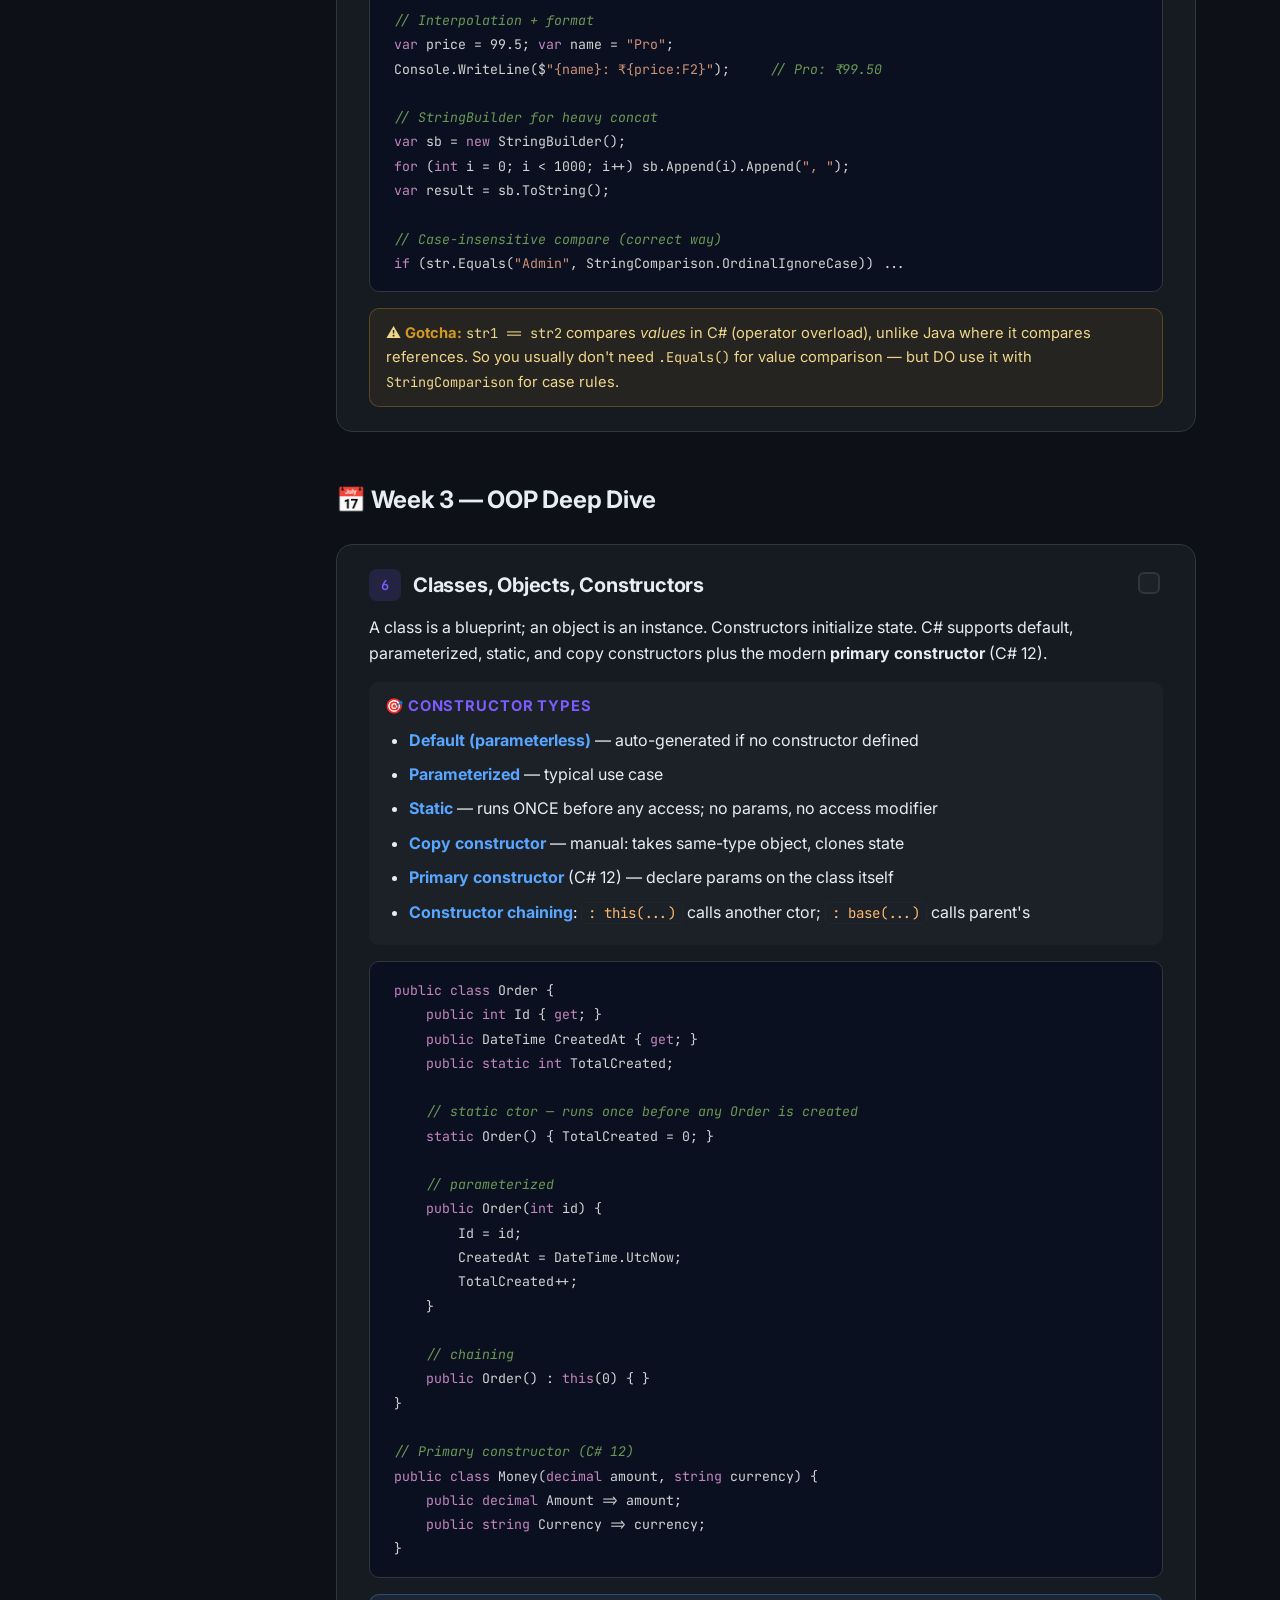
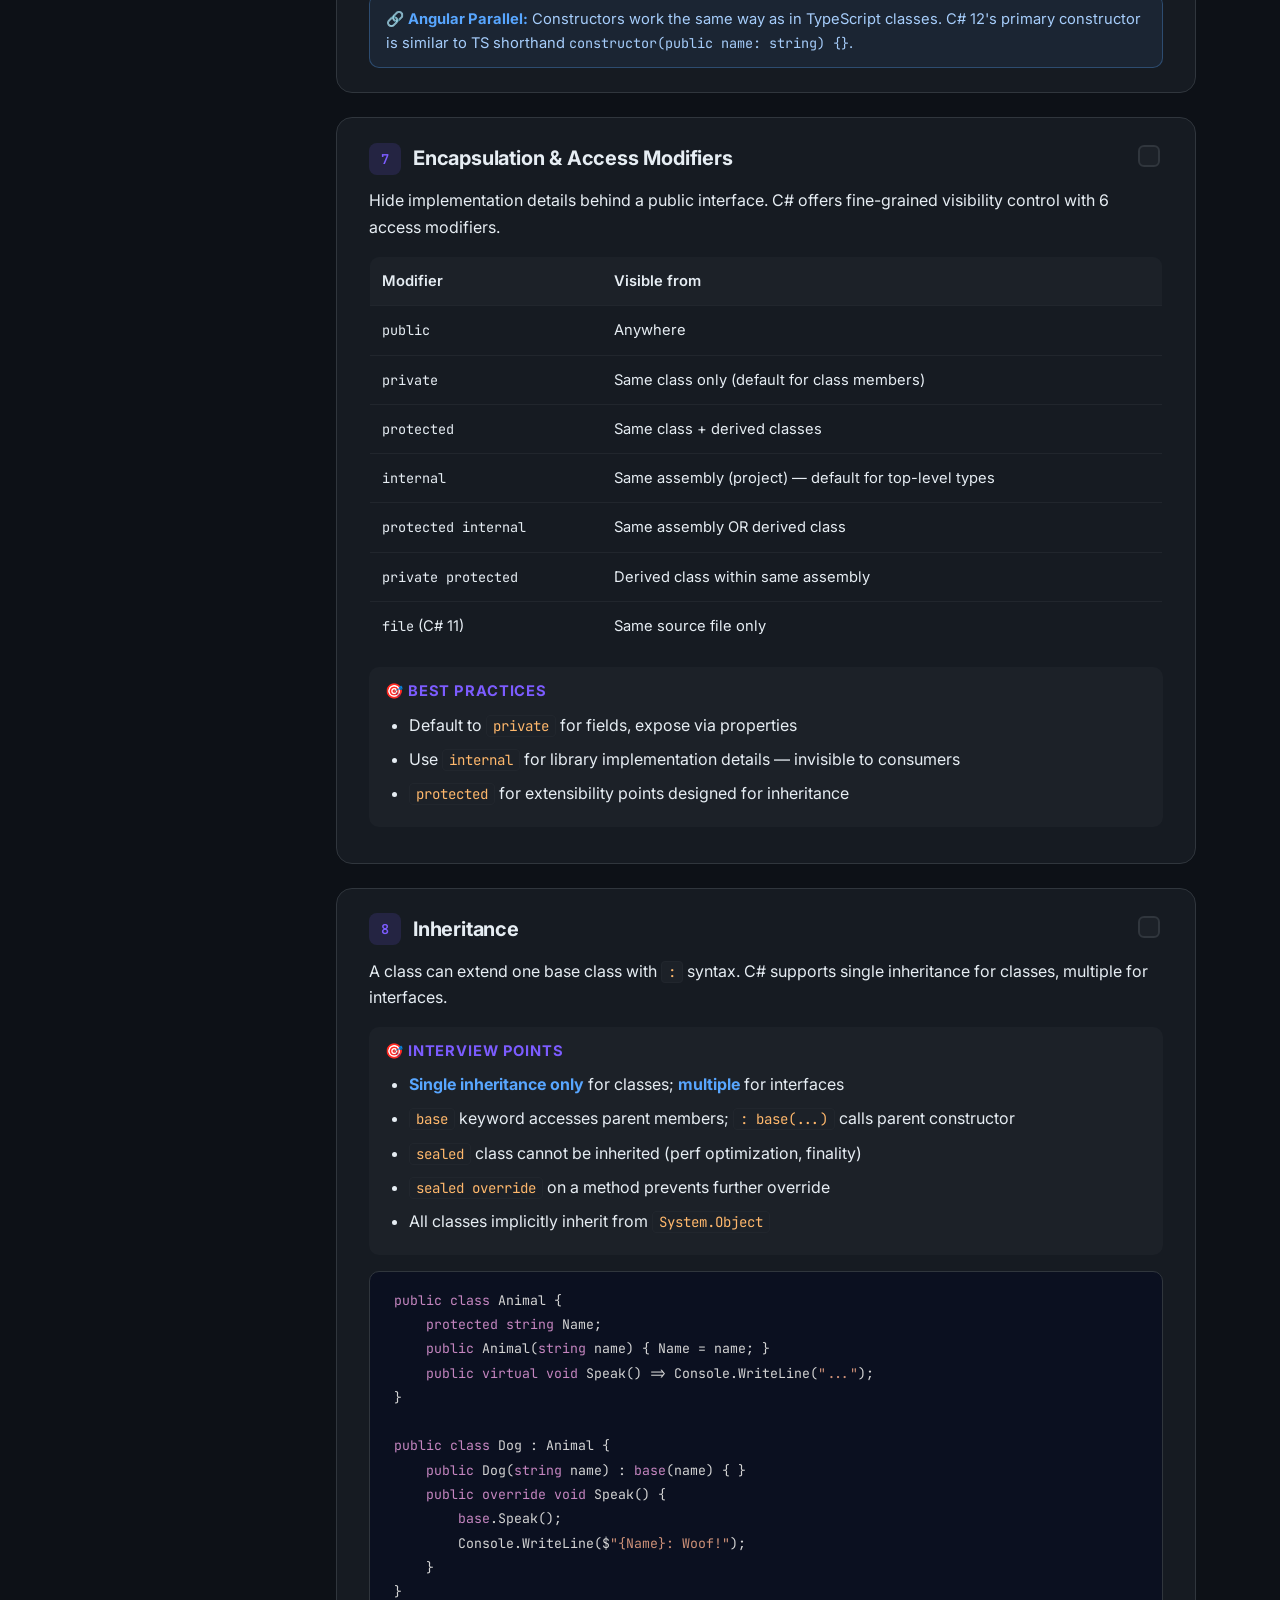
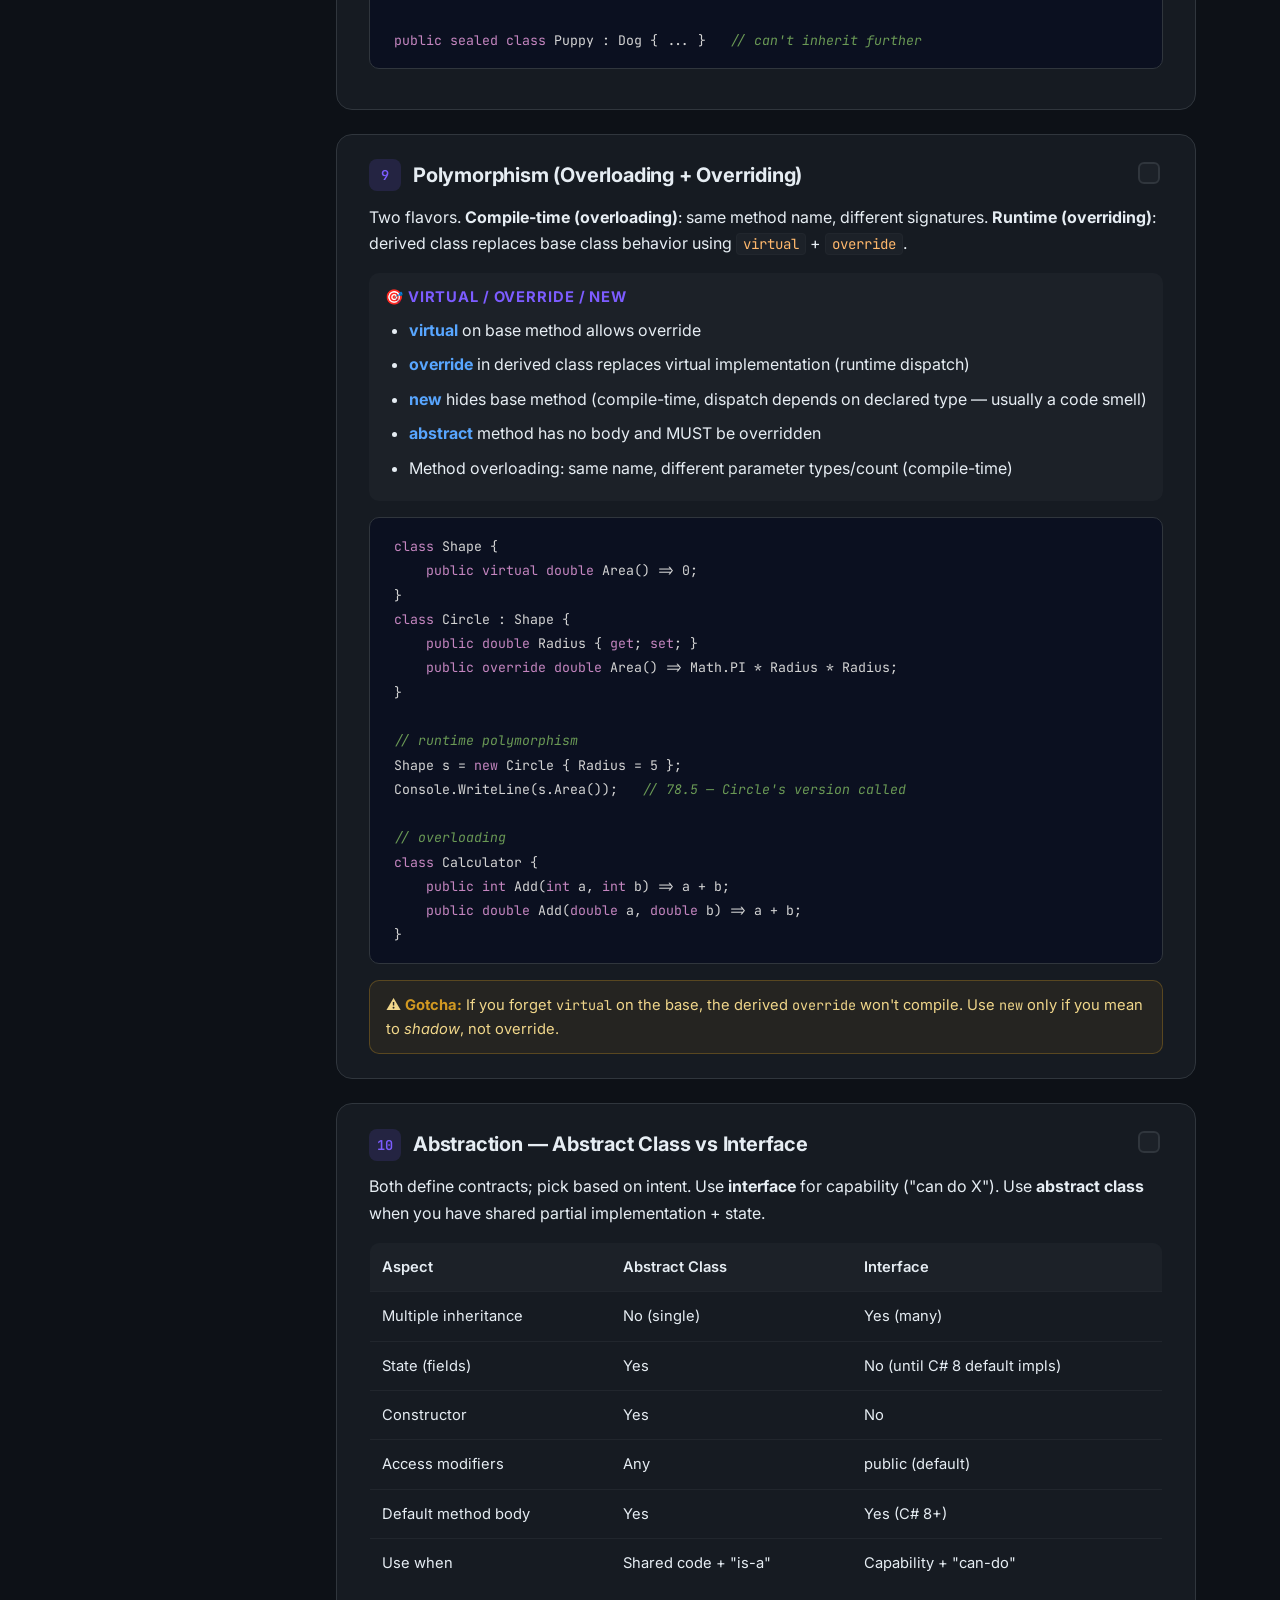
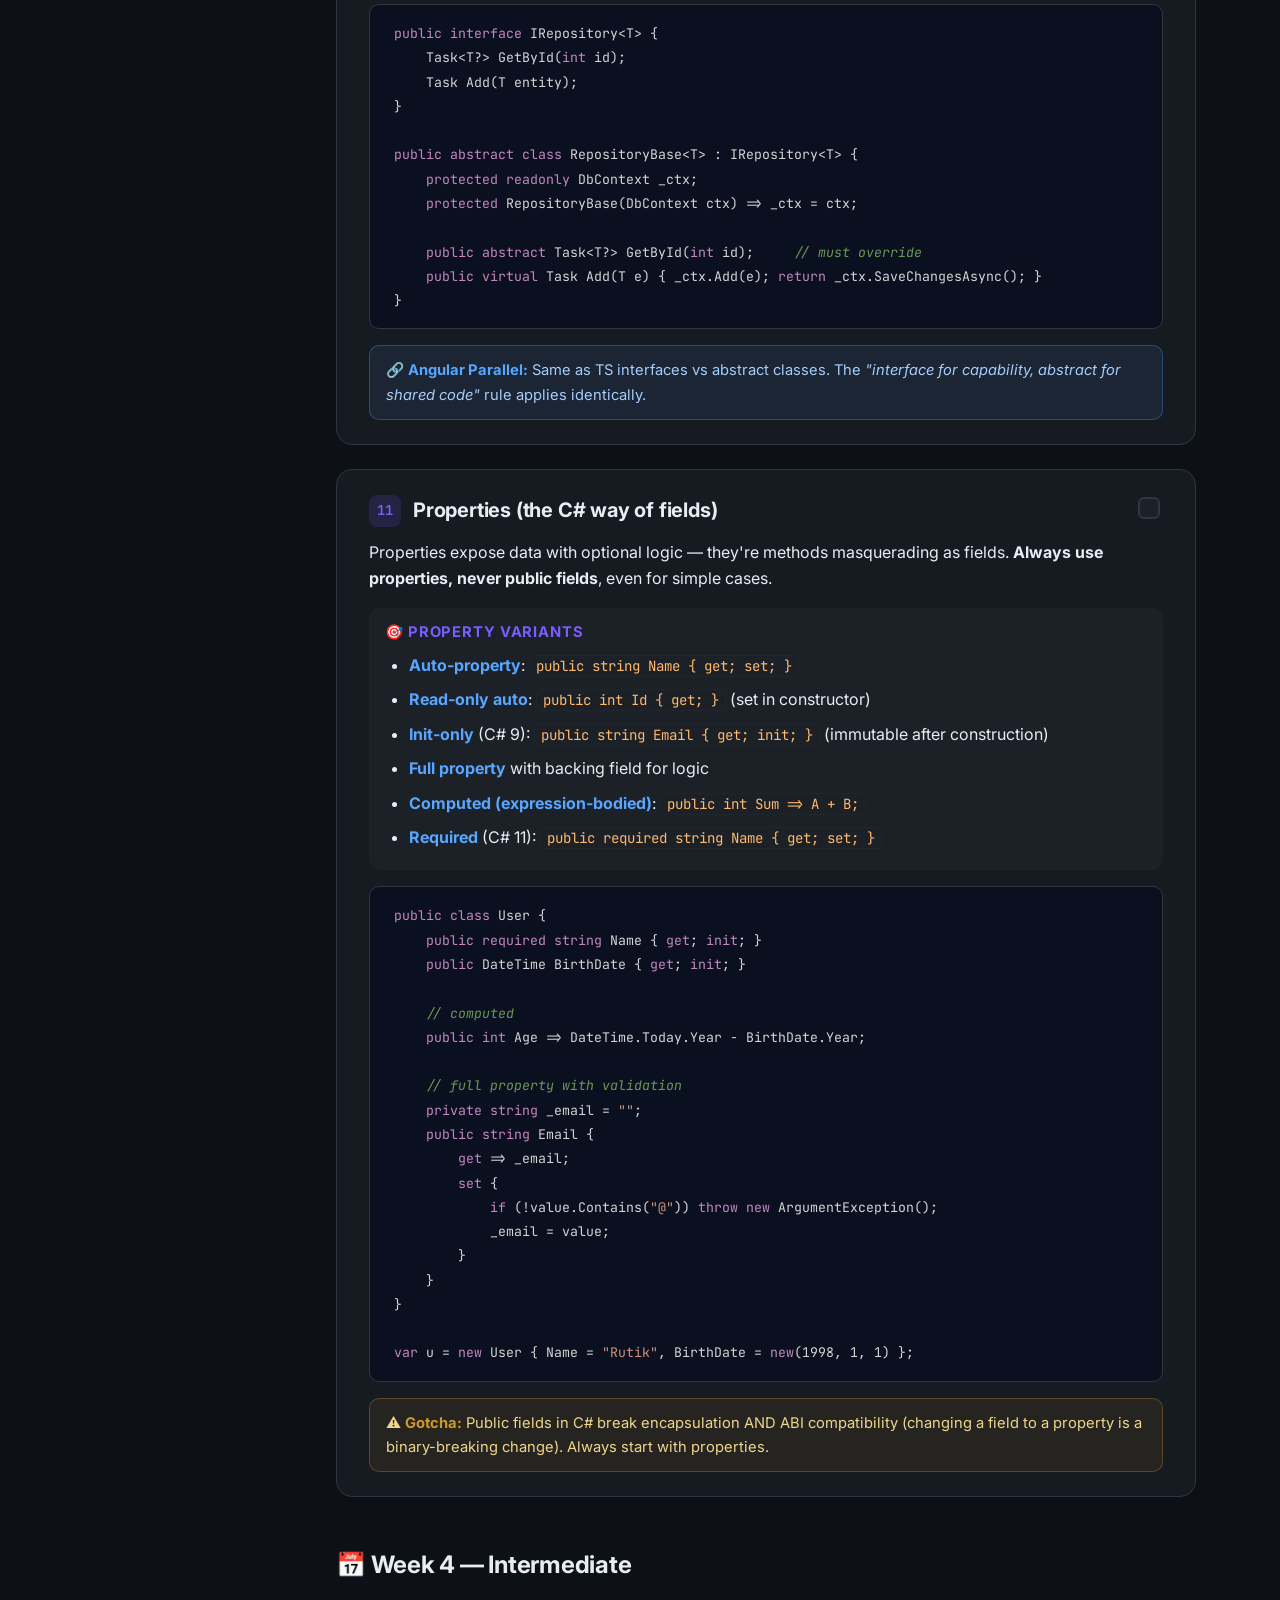
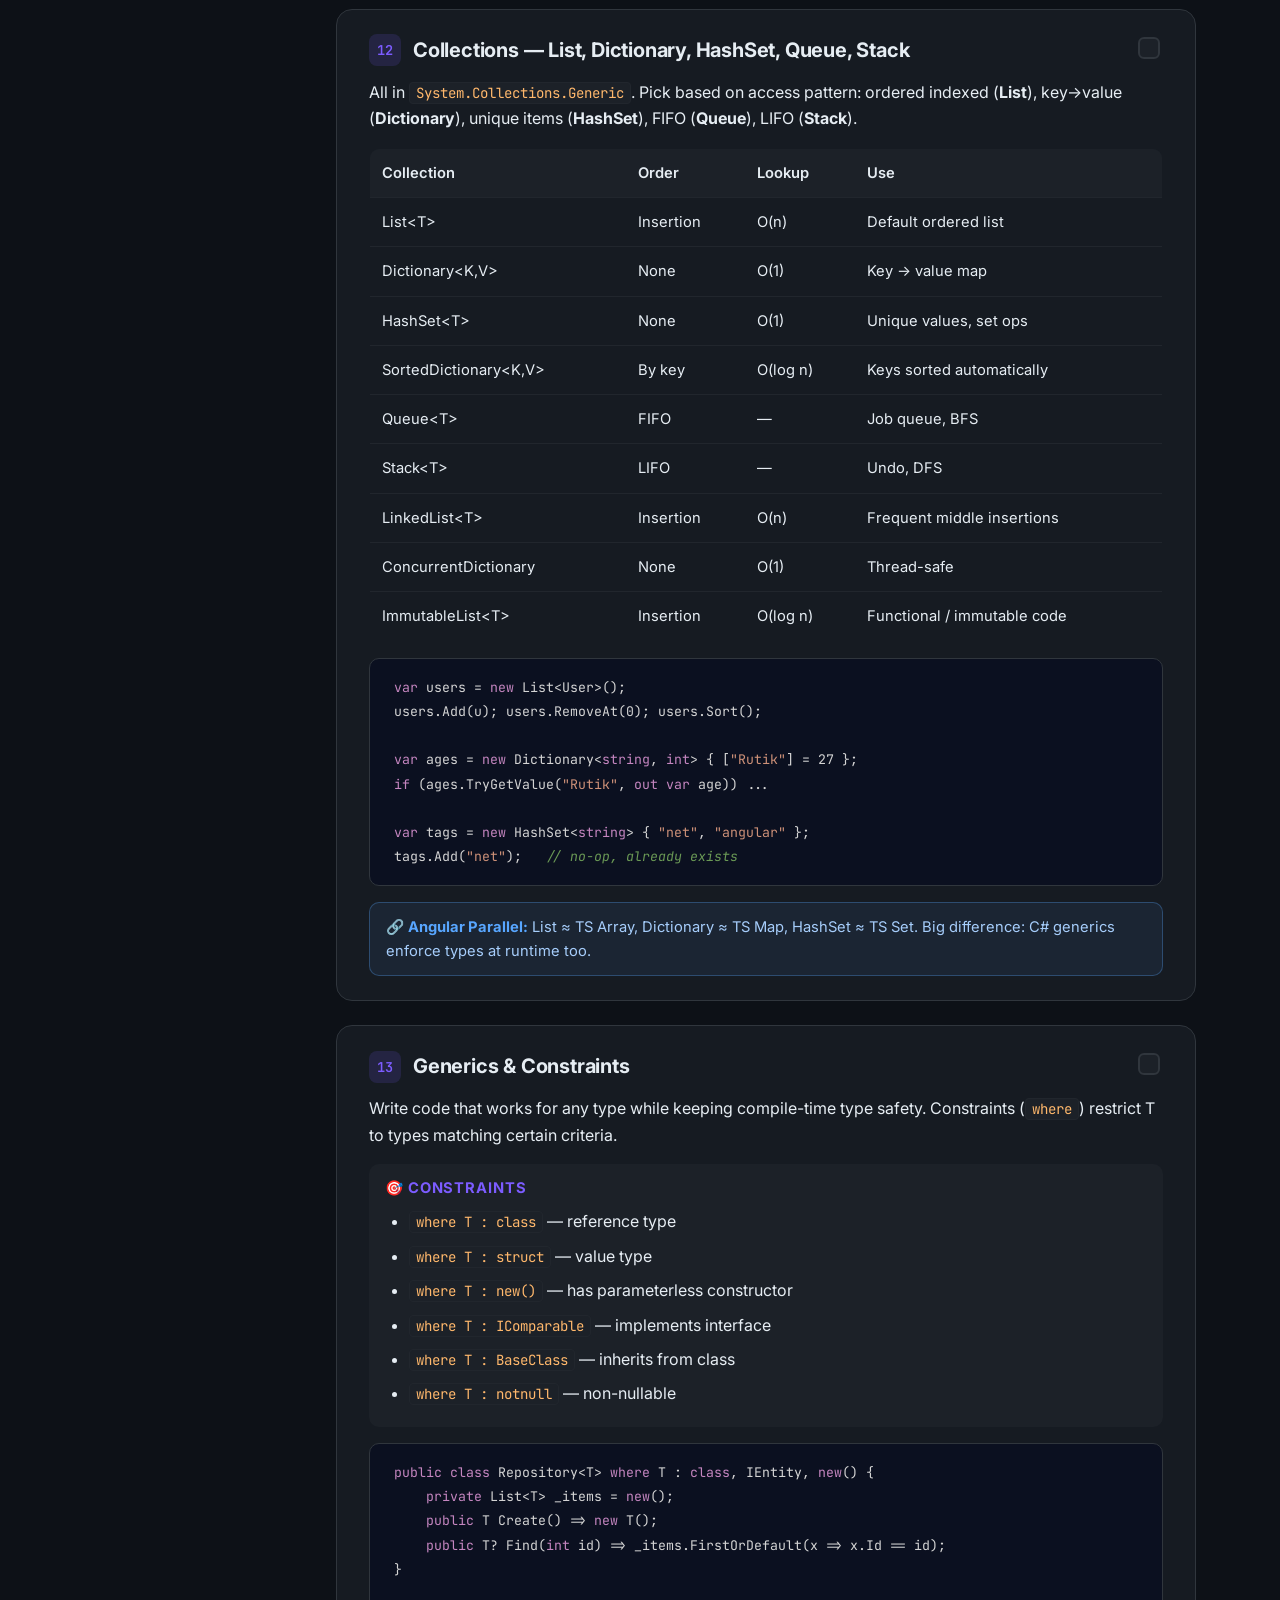
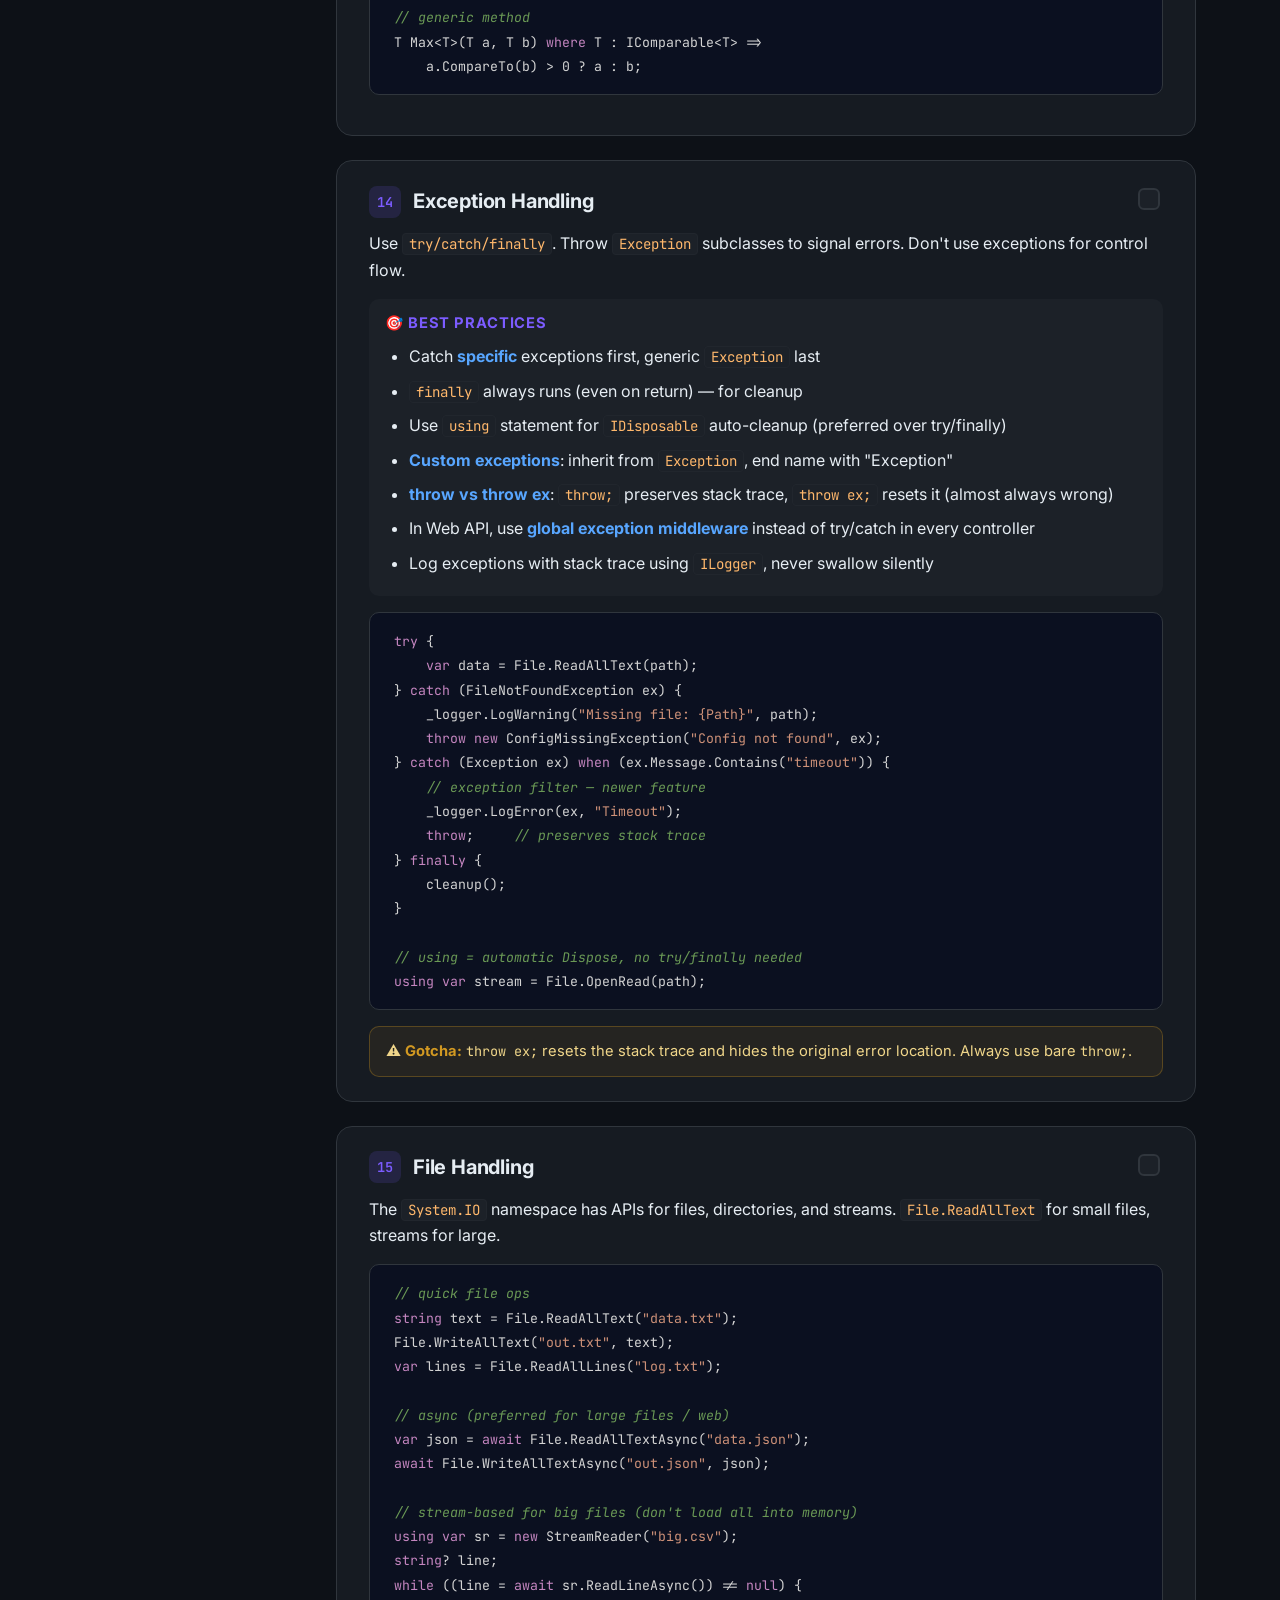
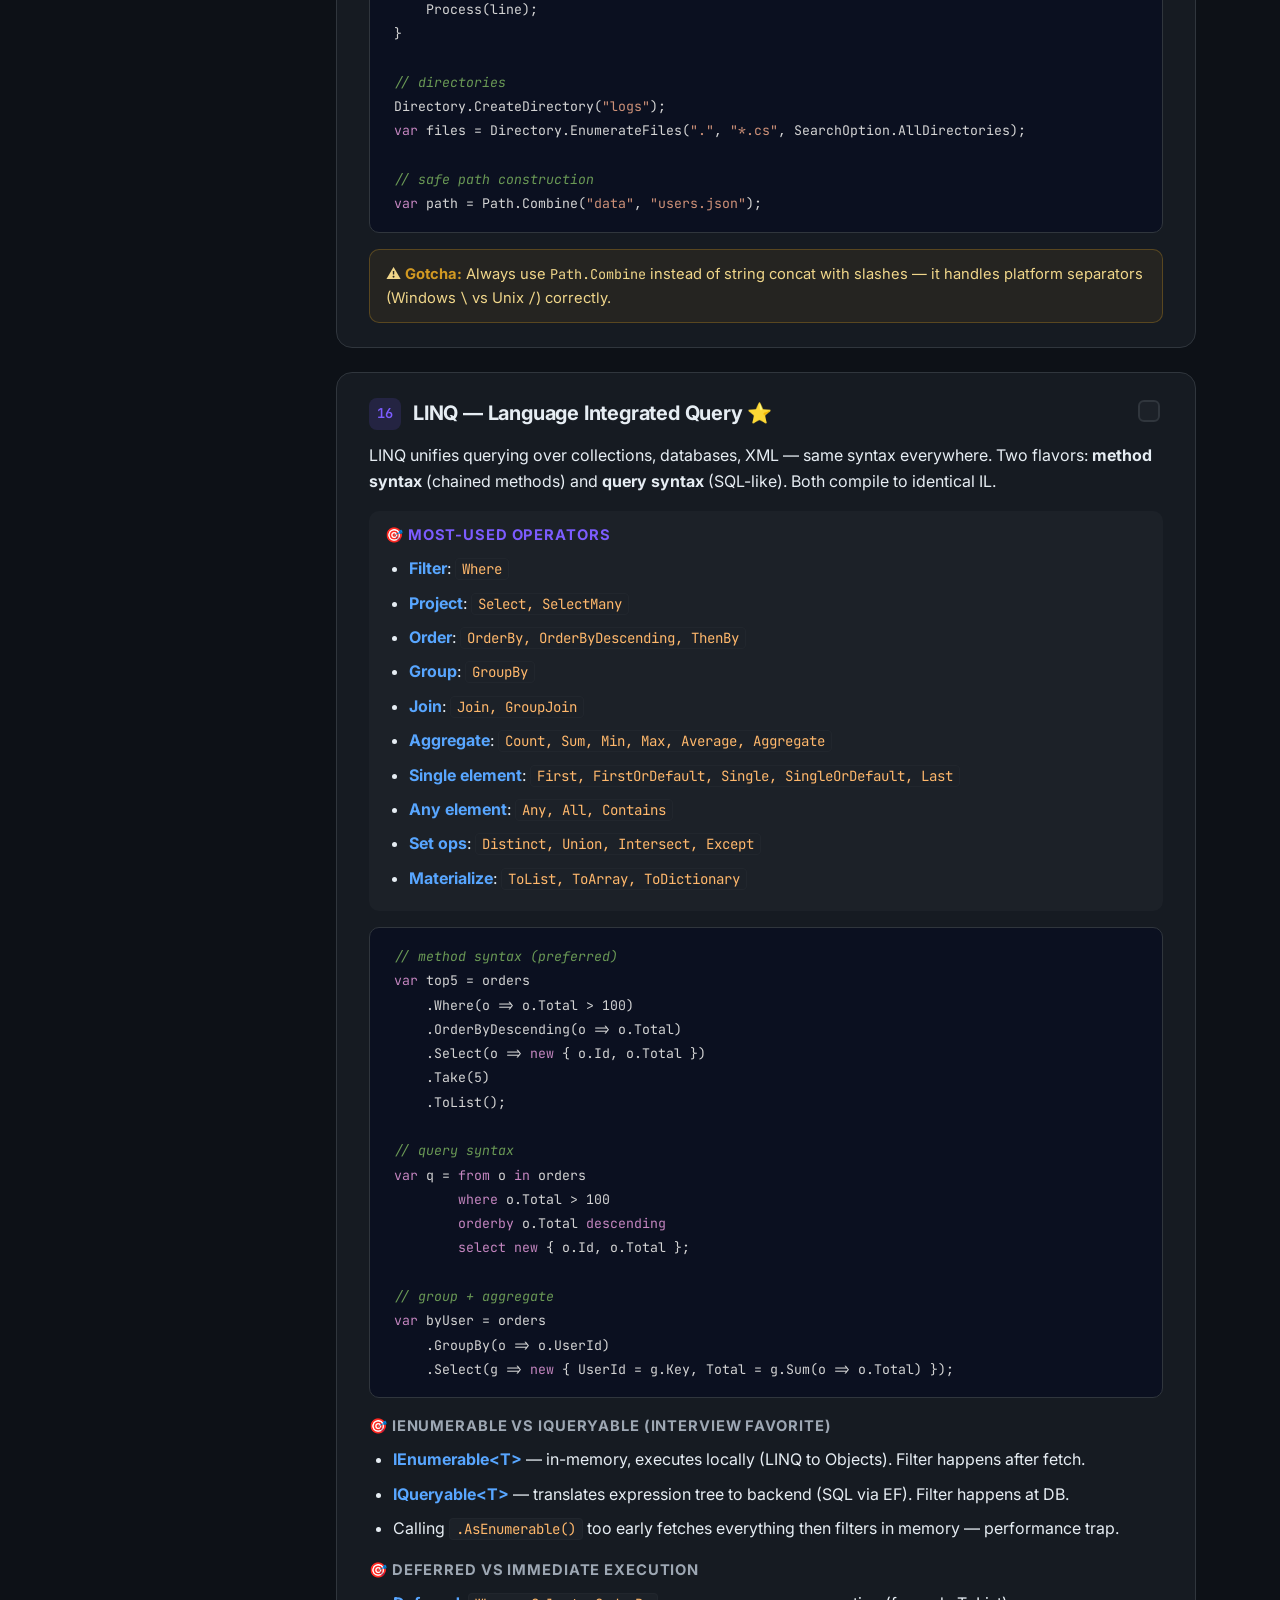
<file: phases/phase-1-csharp.html>
<!DOCTYPE html>
<html lang="en">
<head>
<meta charset="UTF-8" />
<meta name="viewport" content="width=device-width,initial-scale=1.0" />
<title>Phase 1 — C# Basic → Advanced | .NET Roadmap</title>
<link rel="preconnect" href="https://fonts.googleapis.com">
<link rel="preconnect" href="https://fonts.gstatic.com" crossorigin>
<link href="https://fonts.googleapis.com/css2?family=Inter:wght@400;500;600;700&family=JetBrains+Mono:wght@400;500&display=swap" rel="stylesheet">
<link rel="stylesheet" href="../styles/global.css" />
</head>
<body data-phase="1">

<nav class="topnav">
  <div class="topnav__inner">
    <div class="brand"><a href="../index.html" style="color:inherit">.NET<span class="dot">·</span>Roadmap</a></div>
    <div class="topnav__links">
      <a href="../index.html">Home</a>
      <a href="phase-0-foundation.html">P0</a>
      <a href="phase-1-csharp.html" class="active">P1</a>
      <a href="phase-2-sql.html">P2</a>
      <a href="phase-3-aspnet-core.html">P3</a>
      <a href="phase-4-ef-core.html">P4</a>
      <a href="phase-5-angular-integration.html">P5</a>
      <a href="phase-6-system-design.html">P6</a>
      <a href="phase-7-devops-azure.html">P7</a>
      <a href="phase-8-projects.html">P8</a>
      <a href="phase-9-interview.html">P9</a>
    </div>
  </div>
</nav>

<div class="phase-page">

  <aside class="sidebar">
    <h4>Week 1-2 · Basics</h4>
    <ul>
      <li><a href="#syntax">1. Program Structure</a></li>
      <li><a href="#value-ref">2. Value vs Reference</a></li>
      <li><a href="#nullable">3. Nullable Types</a></li>
      <li><a href="#conversion">4. Type Conversion</a></li>
      <li><a href="#strings">5. Strings & StringBuilder</a></li>
    </ul>
    <h4>Week 3 · OOP</h4>
    <ul>
      <li><a href="#classes">6. Classes & Constructors</a></li>
      <li><a href="#encapsulation">7. Encapsulation</a></li>
      <li><a href="#inheritance">8. Inheritance</a></li>
      <li><a href="#polymorphism">9. Polymorphism</a></li>
      <li><a href="#abstraction">10. Abstraction</a></li>
      <li><a href="#properties">11. Properties</a></li>
    </ul>
    <h4>Week 4 · Intermediate</h4>
    <ul>
      <li><a href="#collections">12. Collections</a></li>
      <li><a href="#generics">13. Generics</a></li>
      <li><a href="#exceptions">14. Exception Handling</a></li>
      <li><a href="#files">15. File Handling</a></li>
      <li><a href="#linq">16. LINQ</a></li>
    </ul>
    <h4>Week 5 · Advanced</h4>
    <ul>
      <li><a href="#delegates">17. Delegates / Func / Action</a></li>
      <li><a href="#events">18. Events</a></li>
      <li><a href="#lambdas">19. Lambdas & Extension Methods</a></li>
    </ul>
    <h4>Week 6 · Async & Memory</h4>
    <ul>
      <li><a href="#async">20. Async / Await</a></li>
      <li><a href="#threading">21. Multithreading</a></li>
      <li><a href="#memory">22. Memory & GC + SOLID</a></li>
    </ul>
    <h4>Sections</h4>
    <ul>
      <li><a href="#qa">Interview Q&A</a></li>
      <li><a href="#mistakes">Common Mistakes</a></li>
    </ul>
  </aside>

  <main class="content">
    <div class="breadcrumb"><a href="../index.html">Home</a> / Phase 1</div>

    <header class="phase-header">
      <h1>Phase 1 — C# from Basic → Advanced</h1>
      <p class="lede">The single most important phase. Senior .NET roles assume rock-solid C# fluency: OOP design, LINQ, async/await, memory model, SOLID. Don't shortcut this.</p>
      <div class="phase-meta">
        <span class="pill">⏱ 6 Weeks</span>
        <span class="pill">22 Topics</span>
        <span class="pill">⭐ Highest impact phase</span>
      </div>
    </header>

    <div class="callout callout--prereq">
      <h3>📋 Prerequisites</h3>
      <ul>
        <li>Phase 0 complete (tools installed, TS→C# bridge in your head)</li>
        <li>Existing OOP intuition from TypeScript classes</li>
        <li>Async/await familiarity from JS Promises</li>
      </ul>
    </div>

    <!-- ===== WEEK 1-2 ===== -->
    <h2 class="section-title">📅 Week 1-2 — C# Basics</h2>

    <section class="topic" id="syntax">
      <div class="topic__check"><input type="checkbox" data-topic="0" /></div>
      <h3><span class="num">1</span> Program Structure & Syntax</h3>
      <p class="concept">Every C# program is organized into <strong>namespaces</strong> (file groups), <strong>classes</strong> (containers), and <strong>methods</strong> (functions). Execution starts at <code>Main</code> — or in modern C# 9+, at the top of <code>Program.cs</code> directly (top-level statements).</p>

      <div class="interview">
        <h4>🎯 Interview Points</h4>
        <ul>
          <li><strong>using</strong> imports namespaces (like TS <code>import</code>)</li>
          <li><strong>namespace</strong> groups related types (like TS modules)</li>
          <li><strong>Main</strong> is the entry point; signature is <code>static void Main(string[] args)</code></li>
          <li><strong>Top-level statements</strong> (C# 9+) let you skip <code>Main</code> in <code>Program.cs</code></li>
          <li><strong>Global usings</strong> (C# 10) let you import once for the whole project</li>
        </ul>
      </div>

      <pre><code><span class="com">// classic</span>
<span class="kw">using</span> System;

<span class="kw">namespace</span> MyApp;

<span class="kw">public class</span> Program {
  <span class="kw">public static void</span> <span class="fn">Main</span>(<span class="kw">string</span>[] args) {
    Console.WriteLine(<span class="str">"Hello"</span>);
  }
}

<span class="com">// modern (C# 9+) — top-level statements</span>
<span class="kw">using</span> System;
Console.WriteLine(<span class="str">"Hello"</span>);</code></pre>

      <div class="angular-bridge">🔗 <strong>Angular Parallel:</strong> namespace ≈ Angular module, using ≈ import statement. Top-level statements = like writing logic in <code>main.ts</code> directly.</div>
    </section>

    <section class="topic" id="value-ref">
      <div class="topic__check"><input type="checkbox" data-topic="1" /></div>
      <h3><span class="num">2</span> Value Types vs Reference Types</h3>
      <p class="concept">The single most important concept in C# memory model. <strong>Value types</strong> hold the data directly (stack). <strong>Reference types</strong> hold a pointer to data on the heap. This affects copying, equality, and performance.</p>

      <div class="interview">
        <h4>🎯 Interview Points</h4>
        <ul>
          <li><strong>Value types</strong>: <code>int, double, bool, char, struct, enum, decimal, DateTime</code> — copied by value</li>
          <li><strong>Reference types</strong>: <code>class, string, array, interface, delegate</code> — copied by reference</li>
          <li>Passing a value type to a method copies it — caller's variable unchanged</li>
          <li>Passing a reference type passes the reference — both names point to same object, mutations visible to all</li>
          <li><strong>String</strong> is reference type but <em>immutable</em> — behaves like value for assignment</li>
          <li><strong>Boxing</strong>: wrapping a value type in an object reference (heap allocation, slow). <strong>Unboxing</strong>: reverse.</li>
        </ul>
      </div>

      <pre><code><span class="com">// Value type</span>
<span class="kw">int</span> a = 5; <span class="kw">int</span> b = a; b = 10;
<span class="com">// a is still 5 — copied by value</span>

<span class="com">// Reference type</span>
<span class="kw">var</span> list1 = <span class="kw">new</span> List&lt;<span class="kw">int</span>&gt; { 1, 2 };
<span class="kw">var</span> list2 = list1; list2.Add(3);
<span class="com">// list1 also has [1,2,3] — same object</span>

<span class="com">// Boxing — avoid in hot paths</span>
<span class="kw">int</span> n = 42;
<span class="kw">object</span> boxed = n;        <span class="com">// allocates on heap</span>
<span class="kw">int</span> unboxed = (<span class="kw">int</span>)boxed;</code></pre>

      <div class="gotcha">⚠️ <strong>Gotcha:</strong> Boxing in tight loops kills performance. Use generics (<code>List&lt;int&gt;</code>) instead of <code>ArrayList</code> to avoid boxing.</div>
      <div class="angular-bridge">🔗 <strong>Angular Parallel:</strong> Same as JS — primitives (number, boolean) are by-value, objects/arrays are by-reference. C# just makes the rule explicit and adds <code>struct</code> for custom value types.</div>
    </section>

    <section class="topic" id="nullable">
      <div class="topic__check"><input type="checkbox" data-topic="2" /></div>
      <h3><span class="num">3</span> Nullable Types & Null Operators</h3>
      <p class="concept">C# 8+ added <strong>nullable reference types</strong> — like TS strict null checks. The compiler tracks nullability and warns on potential null dereferences.</p>

      <div class="interview">
        <h4>🎯 Interview Points</h4>
        <ul>
          <li><code>int?</code> = nullable value type (alias for <code>Nullable&lt;int&gt;</code>)</li>
          <li><code>string?</code> = nullable reference type (post-C# 8 with <code>&lt;Nullable&gt;enable&lt;/Nullable&gt;</code>)</li>
          <li><code>?.</code> — null-conditional access (same as TS optional chaining)</li>
          <li><code>??</code> — null-coalescing (returns right if left is null)</li>
          <li><code>??=</code> — assign only if null</li>
          <li><code>!</code> — null-forgiving operator (tells compiler "trust me, not null")</li>
          <li><code>.HasValue</code> / <code>.Value</code> — explicit access on nullable value types</li>
        </ul>
      </div>

      <pre><code><span class="kw">int</span>? age = <span class="kw">null</span>;
<span class="kw">if</span> (age.HasValue) Console.WriteLine(age.Value);

<span class="kw">string</span>? name = GetName();
<span class="kw">int</span> len = name?.Length ?? 0;          <span class="com">// safe access</span>

<span class="kw">string</span> greeting = name ?? <span class="str">"Guest"</span>;    <span class="com">// fallback</span>
config.Timeout ??= 30;                  <span class="com">// assign if null</span>

<span class="com">// null-forgiving — use sparingly</span>
<span class="kw">var</span> upper = name!.ToUpper();          <span class="com">// I promise it's not null</span></code></pre>

      <div class="angular-bridge">🔗 <strong>Angular Parallel:</strong> Identical to TS strict mode — <code>?.</code> and <code>??</code> are the same. Enable <code>&lt;Nullable&gt;enable&lt;/Nullable&gt;</code> in .csproj just like <code>strict: true</code> in tsconfig.</div>
    </section>

    <section class="topic" id="conversion">
      <div class="topic__check"><input type="checkbox" data-topic="3" /></div>
      <h3><span class="num">4</span> Type Conversion</h3>
      <p class="concept">C# is strict about type conversion. Implicit happens automatically when safe (no data loss). Explicit (cast) requires <code>(type)value</code>. Parsing strings has dedicated APIs.</p>

      <div class="interview">
        <h4>🎯 Conversion Methods</h4>
        <ul>
          <li><strong>Implicit</strong>: <code>int → long → double</code> (no loss)</li>
          <li><strong>Explicit (cast)</strong>: <code>(int)3.14</code> = 3 (data loss → must be explicit)</li>
          <li><strong>Convert.ToXxx</strong>: handles null safely, returns 0 for null</li>
          <li><strong>Parse</strong>: throws <code>FormatException</code> if invalid</li>
          <li><strong>TryParse</strong> ⭐: returns <code>bool</code>, never throws — preferred in production</li>
          <li><strong>as</strong>: safe reference cast, returns null if fails</li>
          <li><strong>is</strong>: type-check, returns bool (with optional pattern)</li>
        </ul>
      </div>

      <pre><code><span class="com">// Always prefer TryParse for user input</span>
<span class="kw">if</span> (<span class="kw">int</span>.TryParse(input, <span class="kw">out var</span> num))
    Console.WriteLine(num);
<span class="kw">else</span>
    Console.WriteLine(<span class="str">"Invalid"</span>);

<span class="com">// is + pattern (modern)</span>
<span class="kw">if</span> (obj <span class="kw">is</span> User u) Console.WriteLine(u.Name);

<span class="com">// as cast</span>
<span class="kw">var</span> user = obj <span class="kw">as</span> User;     <span class="com">// null if not User</span></code></pre>

      <div class="gotcha">⚠️ <strong>Gotcha:</strong> Using <code>Parse</code> on user input is a common bug source — always use <code>TryParse</code> in real apps.</div>
    </section>

    <section class="topic" id="strings">
      <div class="topic__check"><input type="checkbox" data-topic="4" /></div>
      <h3><span class="num">5</span> Strings & StringBuilder</h3>
      <p class="concept">Strings in C# are <strong>immutable reference types</strong>. Every modification creates a new string. For heavy concatenation use <code>StringBuilder</code> (mutable, single allocation).</p>

      <div class="interview">
        <h4>🎯 Interview Points</h4>
        <ul>
          <li><strong>String pooling (interning)</strong>: identical literals share memory</li>
          <li><strong>String interpolation</strong>: <code>$"Hello {name}"</code> — preferred over concat</li>
          <li><strong>Verbatim strings</strong>: <code>@"C:\path\file"</code> — no escape processing</li>
          <li><strong>Raw strings</strong> (C# 11): <code>"""multiline content"""</code></li>
          <li><strong>String.Equals</strong> with <code>StringComparison.OrdinalIgnoreCase</code> for case-insensitive</li>
          <li><strong>StringBuilder</strong> in loops with 4+ appends, otherwise <code>+</code> is fine</li>
          <li>Common methods: <code>Split, Join, Trim, Replace, Substring, Contains, IndexOf, ToUpper, ToLower</code></li>
        </ul>
      </div>

      <pre><code><span class="com">// Interpolation + format</span>
<span class="kw">var</span> price = 99.5; <span class="kw">var</span> name = <span class="str">"Pro"</span>;
Console.WriteLine($<span class="str">"{name}: ₹{price:F2}"</span>);     <span class="com">// Pro: ₹99.50</span>

<span class="com">// StringBuilder for heavy concat</span>
<span class="kw">var</span> sb = <span class="kw">new</span> StringBuilder();
<span class="kw">for</span> (<span class="kw">int</span> i = 0; i &lt; 1000; i++) sb.Append(i).Append(<span class="str">", "</span>);
<span class="kw">var</span> result = sb.ToString();

<span class="com">// Case-insensitive compare (correct way)</span>
<span class="kw">if</span> (str.Equals(<span class="str">"Admin"</span>, StringComparison.OrdinalIgnoreCase)) ...</code></pre>

      <div class="gotcha">⚠️ <strong>Gotcha:</strong> <code>str1 == str2</code> compares <em>values</em> in C# (operator overload), unlike Java where it compares references. So you usually don't need <code>.Equals()</code> for value comparison — but DO use it with <code>StringComparison</code> for case rules.</div>
    </section>

    <!-- ===== WEEK 3 OOP ===== -->
    <h2 class="section-title">📅 Week 3 — OOP Deep Dive</h2>

    <section class="topic" id="classes">
      <div class="topic__check"><input type="checkbox" data-topic="5" /></div>
      <h3><span class="num">6</span> Classes, Objects, Constructors</h3>
      <p class="concept">A class is a blueprint; an object is an instance. Constructors initialize state. C# supports default, parameterized, static, and copy constructors plus the modern <strong>primary constructor</strong> (C# 12).</p>

      <div class="interview">
        <h4>🎯 Constructor Types</h4>
        <ul>
          <li><strong>Default (parameterless)</strong> — auto-generated if no constructor defined</li>
          <li><strong>Parameterized</strong> — typical use case</li>
          <li><strong>Static</strong> — runs ONCE before any access; no params, no access modifier</li>
          <li><strong>Copy constructor</strong> — manual: takes same-type object, clones state</li>
          <li><strong>Primary constructor</strong> (C# 12) — declare params on the class itself</li>
          <li><strong>Constructor chaining</strong>: <code>: this(...)</code> calls another ctor; <code>: base(...)</code> calls parent's</li>
        </ul>
      </div>

      <pre><code><span class="kw">public class</span> Order {
    <span class="kw">public int</span> Id { <span class="kw">get</span>; }
    <span class="kw">public</span> DateTime CreatedAt { <span class="kw">get</span>; }
    <span class="kw">public static int</span> TotalCreated;

    <span class="com">// static ctor — runs once before any Order is created</span>
    <span class="kw">static</span> Order() { TotalCreated = 0; }

    <span class="com">// parameterized</span>
    <span class="kw">public</span> Order(<span class="kw">int</span> id) {
        Id = id;
        CreatedAt = DateTime.UtcNow;
        TotalCreated++;
    }

    <span class="com">// chaining</span>
    <span class="kw">public</span> Order() : <span class="kw">this</span>(0) { }
}

<span class="com">// Primary constructor (C# 12)</span>
<span class="kw">public class</span> Money(<span class="kw">decimal</span> amount, <span class="kw">string</span> currency) {
    <span class="kw">public</span> <span class="kw">decimal</span> Amount =&gt; amount;
    <span class="kw">public</span> <span class="kw">string</span> Currency =&gt; currency;
}</code></pre>

      <div class="angular-bridge">🔗 <strong>Angular Parallel:</strong> Constructors work the same way as in TypeScript classes. C# 12's primary constructor is similar to TS shorthand <code>constructor(public name: string) {}</code>.</div>
    </section>

    <section class="topic" id="encapsulation">
      <div class="topic__check"><input type="checkbox" data-topic="6" /></div>
      <h3><span class="num">7</span> Encapsulation & Access Modifiers</h3>
      <p class="concept">Hide implementation details behind a public interface. C# offers fine-grained visibility control with 6 access modifiers.</p>

      <table>
        <thead><tr><th>Modifier</th><th>Visible from</th></tr></thead>
        <tbody>
          <tr><td><code>public</code></td><td>Anywhere</td></tr>
          <tr><td><code>private</code></td><td>Same class only (default for class members)</td></tr>
          <tr><td><code>protected</code></td><td>Same class + derived classes</td></tr>
          <tr><td><code>internal</code></td><td>Same assembly (project) — default for top-level types</td></tr>
          <tr><td><code>protected internal</code></td><td>Same assembly OR derived class</td></tr>
          <tr><td><code>private protected</code></td><td>Derived class within same assembly</td></tr>
          <tr><td><code>file</code> (C# 11)</td><td>Same source file only</td></tr>
        </tbody>
      </table>

      <div class="interview">
        <h4>🎯 Best Practices</h4>
        <ul>
          <li>Default to <code>private</code> for fields, expose via properties</li>
          <li>Use <code>internal</code> for library implementation details — invisible to consumers</li>
          <li><code>protected</code> for extensibility points designed for inheritance</li>
        </ul>
      </div>
    </section>

    <section class="topic" id="inheritance">
      <div class="topic__check"><input type="checkbox" data-topic="7" /></div>
      <h3><span class="num">8</span> Inheritance</h3>
      <p class="concept">A class can extend one base class with <code>:</code> syntax. C# supports single inheritance for classes, multiple for interfaces.</p>

      <div class="interview">
        <h4>🎯 Interview Points</h4>
        <ul>
          <li><strong>Single inheritance only</strong> for classes; <strong>multiple</strong> for interfaces</li>
          <li><code>base</code> keyword accesses parent members; <code>: base(...)</code> calls parent constructor</li>
          <li><code>sealed</code> class cannot be inherited (perf optimization, finality)</li>
          <li><code>sealed override</code> on a method prevents further override</li>
          <li>All classes implicitly inherit from <code>System.Object</code></li>
        </ul>
      </div>

      <pre><code><span class="kw">public class</span> Animal {
    <span class="kw">protected string</span> Name;
    <span class="kw">public</span> Animal(<span class="kw">string</span> name) { Name = name; }
    <span class="kw">public virtual void</span> Speak() =&gt; Console.WriteLine(<span class="str">"..."</span>);
}

<span class="kw">public class</span> Dog : Animal {
    <span class="kw">public</span> Dog(<span class="kw">string</span> name) : <span class="kw">base</span>(name) { }
    <span class="kw">public override void</span> Speak() {
        <span class="kw">base</span>.Speak();
        Console.WriteLine($<span class="str">"{Name}: Woof!"</span>);
    }
}

<span class="kw">public sealed class</span> Puppy : Dog { ... }   <span class="com">// can't inherit further</span></code></pre>
    </section>

    <section class="topic" id="polymorphism">
      <div class="topic__check"><input type="checkbox" data-topic="8" /></div>
      <h3><span class="num">9</span> Polymorphism (Overloading + Overriding)</h3>
      <p class="concept">Two flavors. <strong>Compile-time (overloading)</strong>: same method name, different signatures. <strong>Runtime (overriding)</strong>: derived class replaces base class behavior using <code>virtual</code> + <code>override</code>.</p>

      <div class="interview">
        <h4>🎯 virtual / override / new</h4>
        <ul>
          <li><strong>virtual</strong> on base method allows override</li>
          <li><strong>override</strong> in derived class replaces virtual implementation (runtime dispatch)</li>
          <li><strong>new</strong> hides base method (compile-time, dispatch depends on declared type — usually a code smell)</li>
          <li><strong>abstract</strong> method has no body and MUST be overridden</li>
          <li>Method overloading: same name, different parameter types/count (compile-time)</li>
        </ul>
      </div>

      <pre><code><span class="kw">class</span> Shape {
    <span class="kw">public virtual double</span> Area() =&gt; 0;
}
<span class="kw">class</span> Circle : Shape {
    <span class="kw">public double</span> Radius { <span class="kw">get</span>; <span class="kw">set</span>; }
    <span class="kw">public override double</span> Area() =&gt; Math.PI * Radius * Radius;
}

<span class="com">// runtime polymorphism</span>
Shape s = <span class="kw">new</span> Circle { Radius = 5 };
Console.WriteLine(s.Area());   <span class="com">// 78.5 — Circle's version called</span>

<span class="com">// overloading</span>
<span class="kw">class</span> Calculator {
    <span class="kw">public int</span> Add(<span class="kw">int</span> a, <span class="kw">int</span> b) =&gt; a + b;
    <span class="kw">public double</span> Add(<span class="kw">double</span> a, <span class="kw">double</span> b) =&gt; a + b;
}</code></pre>

      <div class="gotcha">⚠️ <strong>Gotcha:</strong> If you forget <code>virtual</code> on the base, the derived <code>override</code> won't compile. Use <code>new</code> only if you mean to <em>shadow</em>, not override.</div>
    </section>

    <section class="topic" id="abstraction">
      <div class="topic__check"><input type="checkbox" data-topic="9" /></div>
      <h3><span class="num">10</span> Abstraction — Abstract Class vs Interface</h3>
      <p class="concept">Both define contracts; pick based on intent. Use <strong>interface</strong> for capability ("can do X"). Use <strong>abstract class</strong> when you have shared partial implementation + state.</p>

      <table>
        <thead><tr><th>Aspect</th><th>Abstract Class</th><th>Interface</th></tr></thead>
        <tbody>
          <tr><td>Multiple inheritance</td><td>No (single)</td><td>Yes (many)</td></tr>
          <tr><td>State (fields)</td><td>Yes</td><td>No (until C# 8 default impls)</td></tr>
          <tr><td>Constructor</td><td>Yes</td><td>No</td></tr>
          <tr><td>Access modifiers</td><td>Any</td><td>public (default)</td></tr>
          <tr><td>Default method body</td><td>Yes</td><td>Yes (C# 8+)</td></tr>
          <tr><td>Use when</td><td>Shared code + "is-a"</td><td>Capability + "can-do"</td></tr>
        </tbody>
      </table>

      <pre><code><span class="kw">public interface</span> IRepository&lt;T&gt; {
    Task&lt;T?&gt; GetById(<span class="kw">int</span> id);
    Task Add(T entity);
}

<span class="kw">public abstract class</span> RepositoryBase&lt;T&gt; : IRepository&lt;T&gt; {
    <span class="kw">protected readonly</span> DbContext _ctx;
    <span class="kw">protected</span> RepositoryBase(DbContext ctx) =&gt; _ctx = ctx;

    <span class="kw">public abstract</span> Task&lt;T?&gt; GetById(<span class="kw">int</span> id);     <span class="com">// must override</span>
    <span class="kw">public virtual</span> Task Add(T e) { _ctx.Add(e); <span class="kw">return</span> _ctx.SaveChangesAsync(); }
}</code></pre>

      <div class="angular-bridge">🔗 <strong>Angular Parallel:</strong> Same as TS interfaces vs abstract classes. The <em>"interface for capability, abstract for shared code"</em> rule applies identically.</div>
    </section>

    <section class="topic" id="properties">
      <div class="topic__check"><input type="checkbox" data-topic="10" /></div>
      <h3><span class="num">11</span> Properties (the C# way of fields)</h3>
      <p class="concept">Properties expose data with optional logic — they're methods masquerading as fields. <strong>Always use properties, never public fields</strong>, even for simple cases.</p>

      <div class="interview">
        <h4>🎯 Property Variants</h4>
        <ul>
          <li><strong>Auto-property</strong>: <code>public string Name { get; set; }</code></li>
          <li><strong>Read-only auto</strong>: <code>public int Id { get; }</code> (set in constructor)</li>
          <li><strong>Init-only</strong> (C# 9): <code>public string Email { get; init; }</code> (immutable after construction)</li>
          <li><strong>Full property</strong> with backing field for logic</li>
          <li><strong>Computed (expression-bodied)</strong>: <code>public int Sum =&gt; A + B;</code></li>
          <li><strong>Required</strong> (C# 11): <code>public required string Name { get; set; }</code></li>
        </ul>
      </div>

      <pre><code><span class="kw">public class</span> User {
    <span class="kw">public required string</span> Name { <span class="kw">get</span>; <span class="kw">init</span>; }
    <span class="kw">public</span> DateTime BirthDate { <span class="kw">get</span>; <span class="kw">init</span>; }

    <span class="com">// computed</span>
    <span class="kw">public int</span> Age =&gt; DateTime.Today.Year - BirthDate.Year;

    <span class="com">// full property with validation</span>
    <span class="kw">private string</span> _email = <span class="str">""</span>;
    <span class="kw">public string</span> Email {
        <span class="kw">get</span> =&gt; _email;
        <span class="kw">set</span> {
            <span class="kw">if</span> (!value.Contains(<span class="str">"@"</span>)) <span class="kw">throw new</span> ArgumentException();
            _email = value;
        }
    }
}

<span class="kw">var</span> u = <span class="kw">new</span> User { Name = <span class="str">"Rutik"</span>, BirthDate = <span class="kw">new</span>(1998, 1, 1) };</code></pre>

      <div class="gotcha">⚠️ <strong>Gotcha:</strong> Public fields in C# break encapsulation AND ABI compatibility (changing a field to a property is a binary-breaking change). Always start with properties.</div>
    </section>

    <!-- ===== WEEK 4 INTERMEDIATE ===== -->
    <h2 class="section-title">📅 Week 4 — Intermediate</h2>

    <section class="topic" id="collections">
      <div class="topic__check"><input type="checkbox" data-topic="11" /></div>
      <h3><span class="num">12</span> Collections — List, Dictionary, HashSet, Queue, Stack</h3>
      <p class="concept">All in <code>System.Collections.Generic</code>. Pick based on access pattern: ordered indexed (<strong>List</strong>), key→value (<strong>Dictionary</strong>), unique items (<strong>HashSet</strong>), FIFO (<strong>Queue</strong>), LIFO (<strong>Stack</strong>).</p>

      <table>
        <thead><tr><th>Collection</th><th>Order</th><th>Lookup</th><th>Use</th></tr></thead>
        <tbody>
          <tr><td>List&lt;T&gt;</td><td>Insertion</td><td>O(n)</td><td>Default ordered list</td></tr>
          <tr><td>Dictionary&lt;K,V&gt;</td><td>None</td><td>O(1)</td><td>Key → value map</td></tr>
          <tr><td>HashSet&lt;T&gt;</td><td>None</td><td>O(1)</td><td>Unique values, set ops</td></tr>
          <tr><td>SortedDictionary&lt;K,V&gt;</td><td>By key</td><td>O(log n)</td><td>Keys sorted automatically</td></tr>
          <tr><td>Queue&lt;T&gt;</td><td>FIFO</td><td>—</td><td>Job queue, BFS</td></tr>
          <tr><td>Stack&lt;T&gt;</td><td>LIFO</td><td>—</td><td>Undo, DFS</td></tr>
          <tr><td>LinkedList&lt;T&gt;</td><td>Insertion</td><td>O(n)</td><td>Frequent middle insertions</td></tr>
          <tr><td>ConcurrentDictionary</td><td>None</td><td>O(1)</td><td>Thread-safe</td></tr>
          <tr><td>ImmutableList&lt;T&gt;</td><td>Insertion</td><td>O(log n)</td><td>Functional / immutable code</td></tr>
        </tbody>
      </table>

      <pre><code><span class="kw">var</span> users = <span class="kw">new</span> List&lt;User&gt;();
users.Add(u); users.RemoveAt(0); users.Sort();

<span class="kw">var</span> ages = <span class="kw">new</span> Dictionary&lt;<span class="kw">string</span>, <span class="kw">int</span>&gt; { [<span class="str">"Rutik"</span>] = 27 };
<span class="kw">if</span> (ages.TryGetValue(<span class="str">"Rutik"</span>, <span class="kw">out var</span> age)) ...

<span class="kw">var</span> tags = <span class="kw">new</span> HashSet&lt;<span class="kw">string</span>&gt; { <span class="str">"net"</span>, <span class="str">"angular"</span> };
tags.Add(<span class="str">"net"</span>);   <span class="com">// no-op, already exists</span></code></pre>

      <div class="angular-bridge">🔗 <strong>Angular Parallel:</strong> List ≈ TS Array, Dictionary ≈ TS Map, HashSet ≈ TS Set. Big difference: C# generics enforce types at runtime too.</div>
    </section>

    <section class="topic" id="generics">
      <div class="topic__check"><input type="checkbox" data-topic="12" /></div>
      <h3><span class="num">13</span> Generics & Constraints</h3>
      <p class="concept">Write code that works for any type while keeping compile-time type safety. Constraints (<code>where</code>) restrict T to types matching certain criteria.</p>

      <div class="interview">
        <h4>🎯 Constraints</h4>
        <ul>
          <li><code>where T : class</code> — reference type</li>
          <li><code>where T : struct</code> — value type</li>
          <li><code>where T : new()</code> — has parameterless constructor</li>
          <li><code>where T : IComparable</code> — implements interface</li>
          <li><code>where T : BaseClass</code> — inherits from class</li>
          <li><code>where T : notnull</code> — non-nullable</li>
        </ul>
      </div>

      <pre><code><span class="kw">public class</span> Repository&lt;T&gt; <span class="kw">where</span> T : <span class="kw">class</span>, IEntity, <span class="kw">new</span>() {
    <span class="kw">private</span> List&lt;T&gt; _items = <span class="kw">new</span>();
    <span class="kw">public</span> T Create() =&gt; <span class="kw">new</span> T();
    <span class="kw">public</span> T? Find(<span class="kw">int</span> id) =&gt; _items.FirstOrDefault(x =&gt; x.Id == id);
}

<span class="com">// generic method</span>
T Max&lt;T&gt;(T a, T b) <span class="kw">where</span> T : IComparable&lt;T&gt; =&gt;
    a.CompareTo(b) &gt; 0 ? a : b;</code></pre>
    </section>

    <section class="topic" id="exceptions">
      <div class="topic__check"><input type="checkbox" data-topic="13" /></div>
      <h3><span class="num">14</span> Exception Handling</h3>
      <p class="concept">Use <code>try/catch/finally</code>. Throw <code>Exception</code> subclasses to signal errors. Don't use exceptions for control flow.</p>

      <div class="interview">
        <h4>🎯 Best Practices</h4>
        <ul>
          <li>Catch <strong>specific</strong> exceptions first, generic <code>Exception</code> last</li>
          <li><code>finally</code> always runs (even on return) — for cleanup</li>
          <li>Use <code>using</code> statement for <code>IDisposable</code> auto-cleanup (preferred over try/finally)</li>
          <li><strong>Custom exceptions</strong>: inherit from <code>Exception</code>, end name with "Exception"</li>
          <li><strong>throw vs throw ex</strong>: <code>throw;</code> preserves stack trace, <code>throw ex;</code> resets it (almost always wrong)</li>
          <li>In Web API, use <strong>global exception middleware</strong> instead of try/catch in every controller</li>
          <li>Log exceptions with stack trace using <code>ILogger</code>, never swallow silently</li>
        </ul>
      </div>

      <pre><code><span class="kw">try</span> {
    <span class="kw">var</span> data = File.ReadAllText(path);
} <span class="kw">catch</span> (FileNotFoundException ex) {
    _logger.LogWarning(<span class="str">"Missing file: {Path}"</span>, path);
    <span class="kw">throw new</span> ConfigMissingException(<span class="str">"Config not found"</span>, ex);
} <span class="kw">catch</span> (Exception ex) <span class="kw">when</span> (ex.Message.Contains(<span class="str">"timeout"</span>)) {
    <span class="com">// exception filter — newer feature</span>
    _logger.LogError(ex, <span class="str">"Timeout"</span>);
    <span class="kw">throw</span>;     <span class="com">// preserves stack trace</span>
} <span class="kw">finally</span> {
    cleanup();
}

<span class="com">// using = automatic Dispose, no try/finally needed</span>
<span class="kw">using var</span> stream = File.OpenRead(path);</code></pre>

      <div class="gotcha">⚠️ <strong>Gotcha:</strong> <code>throw ex;</code> resets the stack trace and hides the original error location. Always use bare <code>throw;</code>.</div>
    </section>

    <section class="topic" id="files">
      <div class="topic__check"><input type="checkbox" data-topic="14" /></div>
      <h3><span class="num">15</span> File Handling</h3>
      <p class="concept">The <code>System.IO</code> namespace has APIs for files, directories, and streams. <code>File.ReadAllText</code> for small files, streams for large.</p>

      <pre><code><span class="com">// quick file ops</span>
<span class="kw">string</span> text = File.ReadAllText(<span class="str">"data.txt"</span>);
File.WriteAllText(<span class="str">"out.txt"</span>, text);
<span class="kw">var</span> lines = File.ReadAllLines(<span class="str">"log.txt"</span>);

<span class="com">// async (preferred for large files / web)</span>
<span class="kw">var</span> json = <span class="kw">await</span> File.ReadAllTextAsync(<span class="str">"data.json"</span>);
<span class="kw">await</span> File.WriteAllTextAsync(<span class="str">"out.json"</span>, json);

<span class="com">// stream-based for big files (don't load all into memory)</span>
<span class="kw">using var</span> sr = <span class="kw">new</span> StreamReader(<span class="str">"big.csv"</span>);
<span class="kw">string</span>? line;
<span class="kw">while</span> ((line = <span class="kw">await</span> sr.ReadLineAsync()) != <span class="kw">null</span>) {
    Process(line);
}

<span class="com">// directories</span>
Directory.CreateDirectory(<span class="str">"logs"</span>);
<span class="kw">var</span> files = Directory.EnumerateFiles(<span class="str">"."</span>, <span class="str">"*.cs"</span>, SearchOption.AllDirectories);

<span class="com">// safe path construction</span>
<span class="kw">var</span> path = Path.Combine(<span class="str">"data"</span>, <span class="str">"users.json"</span>);</code></pre>

      <div class="gotcha">⚠️ <strong>Gotcha:</strong> Always use <code>Path.Combine</code> instead of string concat with slashes — it handles platform separators (Windows <code>\</code> vs Unix <code>/</code>) correctly.</div>
    </section>

    <section class="topic" id="linq">
      <div class="topic__check"><input type="checkbox" data-topic="15" /></div>
      <h3><span class="num">16</span> LINQ — Language Integrated Query ⭐</h3>
      <p class="concept">LINQ unifies querying over collections, databases, XML — same syntax everywhere. Two flavors: <strong>method syntax</strong> (chained methods) and <strong>query syntax</strong> (SQL-like). Both compile to identical IL.</p>

      <div class="interview">
        <h4>🎯 Most-Used Operators</h4>
        <ul>
          <li><strong>Filter</strong>: <code>Where</code></li>
          <li><strong>Project</strong>: <code>Select, SelectMany</code></li>
          <li><strong>Order</strong>: <code>OrderBy, OrderByDescending, ThenBy</code></li>
          <li><strong>Group</strong>: <code>GroupBy</code></li>
          <li><strong>Join</strong>: <code>Join, GroupJoin</code></li>
          <li><strong>Aggregate</strong>: <code>Count, Sum, Min, Max, Average, Aggregate</code></li>
          <li><strong>Single element</strong>: <code>First, FirstOrDefault, Single, SingleOrDefault, Last</code></li>
          <li><strong>Any element</strong>: <code>Any, All, Contains</code></li>
          <li><strong>Set ops</strong>: <code>Distinct, Union, Intersect, Except</code></li>
          <li><strong>Materialize</strong>: <code>ToList, ToArray, ToDictionary</code></li>
        </ul>
      </div>

      <pre><code><span class="com">// method syntax (preferred)</span>
<span class="kw">var</span> top5 = orders
    .Where(o =&gt; o.Total &gt; 100)
    .OrderByDescending(o =&gt; o.Total)
    .Select(o =&gt; <span class="kw">new</span> { o.Id, o.Total })
    .Take(5)
    .ToList();

<span class="com">// query syntax</span>
<span class="kw">var</span> q = <span class="kw">from</span> o <span class="kw">in</span> orders
        <span class="kw">where</span> o.Total &gt; 100
        <span class="kw">orderby</span> o.Total <span class="kw">descending</span>
        <span class="kw">select new</span> { o.Id, o.Total };

<span class="com">// group + aggregate</span>
<span class="kw">var</span> byUser = orders
    .GroupBy(o =&gt; o.UserId)
    .Select(g =&gt; <span class="kw">new</span> { UserId = g.Key, Total = g.Sum(o =&gt; o.Total) });</code></pre>

      <h4>🎯 IEnumerable vs IQueryable (interview favorite)</h4>
      <ul>
        <li><strong>IEnumerable&lt;T&gt;</strong> — in-memory, executes locally (LINQ to Objects). Filter happens after fetch.</li>
        <li><strong>IQueryable&lt;T&gt;</strong> — translates expression tree to backend (SQL via EF). Filter happens at DB.</li>
        <li>Calling <code>.AsEnumerable()</code> too early fetches everything then filters in memory — performance trap.</li>
      </ul>

      <h4>🎯 Deferred vs Immediate Execution</h4>
      <ul>
        <li><strong>Deferred</strong>: <code>Where, Select, OrderBy</code> — query runs on enumeration (foreach, ToList)</li>
        <li><strong>Immediate</strong>: <code>ToList, ToArray, Count, First, Sum</code> — query runs immediately</li>
      </ul>

      <div class="gotcha">⚠️ <strong>Gotcha:</strong> Re-enumerating a deferred query re-runs it. If you'll iterate twice, call <code>.ToList()</code> first.</div>
      <div class="angular-bridge">🔗 <strong>Angular Parallel:</strong> RxJS operators map perfectly: <code>filter ≈ Where</code>, <code>map ≈ Select</code>, <code>reduce ≈ Aggregate</code>. The functional pipeline is identical.</div>
    </section>

    <!-- ===== WEEK 5 ADVANCED ===== -->
    <h2 class="section-title">📅 Week 5 — Advanced</h2>

    <section class="topic" id="delegates">
      <div class="topic__check"><input type="checkbox" data-topic="16" /></div>
      <h3><span class="num">17</span> Delegates, Func, Action, Predicate</h3>
      <p class="concept">A <strong>delegate</strong> is a type-safe function pointer. <code>Func</code>, <code>Action</code>, <code>Predicate</code> are built-in generic delegates that cover 99% of use cases.</p>

      <div class="interview">
        <h4>🎯 The Trio</h4>
        <ul>
          <li><strong>Action</strong> — returns void: <code>Action&lt;int, string&gt;</code></li>
          <li><strong>Func</strong> — last type param is return: <code>Func&lt;int, int, bool&gt;</code> (two ints → bool)</li>
          <li><strong>Predicate&lt;T&gt;</strong> — shortcut for <code>Func&lt;T, bool&gt;</code></li>
          <li>Multicast delegates can chain multiple methods (<code>+=</code>, <code>-=</code>)</li>
          <li>Delegates are the basis of events, LINQ, and async callbacks</li>
        </ul>
      </div>

      <pre><code>Action&lt;<span class="kw">string</span>&gt; log = msg =&gt; Console.WriteLine(msg);
Func&lt;<span class="kw">int</span>, <span class="kw">int</span>, <span class="kw">int</span>&gt; add = (a, b) =&gt; a + b;
Predicate&lt;<span class="kw">int</span>&gt; isEven = n =&gt; n % 2 == 0;

log(<span class="str">"hello"</span>);
Console.WriteLine(add(2, 3));
Console.WriteLine(isEven(4));

<span class="com">// passing delegates as params (LINQ does this internally)</span>
List&lt;<span class="kw">int</span>&gt; nums = [1, 2, 3, 4, 5];
<span class="kw">var</span> evens = nums.FindAll(isEven);</code></pre>

      <div class="angular-bridge">🔗 <strong>Angular Parallel:</strong> Like callback functions in TS. <code>Func&lt;X, Y&gt;</code> ≈ <code>(x: X) =&gt; Y</code>. C# just gives the function-type a name.</div>
    </section>

    <section class="topic" id="events">
      <div class="topic__check"><input type="checkbox" data-topic="17" /></div>
      <h3><span class="num">18</span> Events</h3>
      <p class="concept">An <strong>event</strong> is a delegate wrapped with safety — only the declaring class can <em>raise</em> it; outside code can only <em>subscribe/unsubscribe</em>. The publisher-subscriber (observer) pattern made first-class.</p>

      <pre><code><span class="kw">public class</span> OrderService {
    <span class="kw">public event</span> EventHandler&lt;Order&gt;? OrderPlaced;

    <span class="kw">public void</span> Place(Order o) {
        Save(o);
        OrderPlaced?.Invoke(<span class="kw">this</span>, o);    <span class="com">// raise</span>
    }
}

<span class="com">// subscribe</span>
<span class="kw">var</span> svc = <span class="kw">new</span> OrderService();
svc.OrderPlaced += (sender, order) =&gt; Console.WriteLine($<span class="str">"New: {order.Id}"</span>);
svc.OrderPlaced += SendEmailHandler;

<span class="com">// unsubscribe — important to prevent memory leaks!</span>
svc.OrderPlaced -= SendEmailHandler;</code></pre>

      <div class="gotcha">⚠️ <strong>Gotcha:</strong> Forgetting to unsubscribe creates memory leaks — the event holds a reference to the handler's owner.</div>
      <div class="angular-bridge">🔗 <strong>Angular Parallel:</strong> Same as RxJS Subjects — emit/subscribe/unsubscribe. Or like Angular's <code>@Output() EventEmitter</code>.</div>
    </section>

    <section class="topic" id="lambdas">
      <div class="topic__check"><input type="checkbox" data-topic="18" /></div>
      <h3><span class="num">19</span> Lambdas, Anonymous Methods, Extension Methods</h3>
      <p class="concept"><strong>Lambdas</strong> are inline functions: <code>(x) =&gt; x * 2</code>. <strong>Extension methods</strong> let you add methods to existing types without inheriting — the magic behind LINQ.</p>

      <pre><code><span class="com">// lambda variants</span>
Func&lt;<span class="kw">int</span>, <span class="kw">int</span>&gt; sq = x =&gt; x * x;
Func&lt;<span class="kw">int</span>, <span class="kw">int</span>, <span class="kw">int</span>&gt; add = (a, b) =&gt; a + b;
Action greet = () =&gt; Console.WriteLine(<span class="str">"hi"</span>);

<span class="com">// multi-statement lambda</span>
Func&lt;<span class="kw">int</span>, <span class="kw">int</span>&gt; complex = x =&gt; {
    <span class="kw">var</span> y = x * 2;
    <span class="kw">return</span> y + 1;
};

<span class="com">// closure — captures outer variable</span>
<span class="kw">int</span> counter = 0;
Action inc = () =&gt; counter++;

<span class="com">// EXTENSION METHOD — must be in static class, first param has 'this'</span>
<span class="kw">public static class</span> StringExtensions {
    <span class="kw">public static bool</span> IsValidEmail(<span class="kw">this string</span> s) =&gt; s.Contains(<span class="str">"@"</span>);
}

<span class="com">// usage:</span>
<span class="kw">if</span> (<span class="str">"x@y.com"</span>.IsValidEmail()) ...    <span class="com">// looks like instance method!</span></code></pre>

      <div class="interview">
        <h4>🎯 Closure Gotcha (interview classic)</h4>
        <ul>
          <li>Lambda captures variable by <em>reference</em>, not value</li>
          <li>In a loop, all lambdas may capture the same variable — use a local copy</li>
        </ul>
      </div>
    </section>

    <!-- ===== WEEK 6 ASYNC + MEMORY ===== -->
    <h2 class="section-title">📅 Week 6 — Async, Threading, Memory + SOLID</h2>

    <section class="topic" id="async">
      <div class="topic__check"><input type="checkbox" data-topic="19" /></div>
      <h3><span class="num">20</span> Async / Await ⭐</h3>
      <p class="concept">Asynchronous code without callback hell. <code>async</code> marks a method as awaitable; <code>await</code> pauses until the <code>Task</code> completes — without blocking the calling thread.</p>

      <div class="interview">
        <h4>🎯 Interview-Critical Points</h4>
        <ul>
          <li><strong>Task</strong> = a future result (like Promise). <strong>Task&lt;T&gt;</strong> = future of T.</li>
          <li><strong>async void</strong> only for event handlers — never for normal methods (exceptions get swallowed)</li>
          <li><strong>Naming convention</strong>: async methods end with <code>Async</code> (e.g. <code>GetUserAsync</code>)</li>
          <li><strong>ConfigureAwait(false)</strong> — in libraries, avoid capturing sync context (perf, deadlock prevention)</li>
          <li><strong>Don't .Result or .Wait()</strong> on a Task — causes deadlocks. Always async all the way.</li>
          <li><strong>CancellationToken</strong> — propagate to enable cooperative cancellation</li>
          <li><strong>Task.WhenAll</strong> — run multiple tasks in parallel; <strong>WhenAny</strong> — first to finish</li>
          <li><strong>ValueTask</strong> — perf optimization for hot paths returning sync result often</li>
        </ul>
      </div>

      <pre><code><span class="kw">public async</span> Task&lt;User&gt; GetUserAsync(<span class="kw">int</span> id, CancellationToken ct = <span class="kw">default</span>) {
    <span class="kw">var</span> response = <span class="kw">await</span> _http.GetAsync($<span class="str">"/users/{id}"</span>, ct);
    response.EnsureSuccessStatusCode();
    <span class="kw">return await</span> response.Content.ReadFromJsonAsync&lt;User&gt;(ct);
}

<span class="com">// parallel calls</span>
<span class="kw">var</span> [user, orders, profile] = <span class="kw">await</span> Task.WhenAll(
    GetUserAsync(1),
    GetOrdersAsync(1),
    GetProfileAsync(1)
);</code></pre>

      <div class="gotcha">⚠️ <strong>Gotcha:</strong> <code>var x = SomeAsync().Result;</code> in ASP.NET Web API → deadlock. Always <code>await</code> from top to bottom.</div>
      <div class="angular-bridge">🔗 <strong>Angular Parallel:</strong> Same as TS async/await + Promise. <code>Task</code> ≈ <code>Promise</code>, <code>Task.WhenAll</code> ≈ <code>Promise.all</code>.</div>
    </section>

    <section class="topic" id="threading">
      <div class="topic__check"><input type="checkbox" data-topic="20" /></div>
      <h3><span class="num">21</span> Multithreading & Parallel Programming</h3>
      <p class="concept">Modern .NET prefers <code>Task</code>-based async over manual <code>Thread</code> management. But you must understand thread safety, locking, and the parallel APIs for CPU-bound work.</p>

      <div class="interview">
        <h4>🎯 Concepts</h4>
        <ul>
          <li><strong>Thread</strong> — OS-level unit of execution (heavyweight)</li>
          <li><strong>ThreadPool</strong> — managed pool, .NET reuses threads (lightweight)</li>
          <li><strong>Task</strong> — abstraction over ThreadPool for async work (preferred)</li>
          <li><strong>Parallel.For / ForEach</strong> — for CPU-bound loops over data</li>
          <li><strong>PLINQ</strong> — <code>.AsParallel()</code> on LINQ for data parallelism</li>
          <li><strong>lock</strong> — mutual exclusion: <code>lock(_obj) { ... }</code></li>
          <li><strong>Monitor.Enter/Exit</strong> — what <code>lock</code> compiles to</li>
          <li><strong>Interlocked.Increment</strong> — atomic operations</li>
          <li><strong>SemaphoreSlim</strong> — async-friendly semaphore</li>
          <li><strong>Race condition</strong>, <strong>deadlock</strong>, <strong>livelock</strong> — be ready to define</li>
          <li><strong>Concurrent collections</strong>: <code>ConcurrentDictionary</code>, <code>ConcurrentQueue</code>, <code>ConcurrentBag</code></li>
        </ul>
      </div>

      <pre><code><span class="com">// Parallel CPU-bound work</span>
Parallel.ForEach(images, img =&gt; ResizeImage(img));

<span class="com">// PLINQ</span>
<span class="kw">var</span> primes = numbers.AsParallel().Where(IsPrime).ToList();

<span class="com">// thread-safe counter</span>
<span class="kw">private static int</span> _count = 0;
<span class="kw">private static readonly object</span> _lock = <span class="kw">new</span>();

<span class="kw">void</span> Inc() {
    <span class="kw">lock</span> (_lock) { _count++; }      <span class="com">// classic</span>
    Interlocked.Increment(<span class="kw">ref</span> _count);  <span class="com">// faster (atomic)</span>
}</code></pre>

      <div class="gotcha">⚠️ <strong>Gotcha:</strong> Don't use <code>lock</code> in async methods (can't <code>await</code> inside). Use <code>SemaphoreSlim.WaitAsync()</code>.</div>
    </section>

    <section class="topic" id="memory">
      <div class="topic__check"><input type="checkbox" data-topic="21" /></div>
      <h3><span class="num">22</span> Memory Management, Garbage Collection & SOLID</h3>
      <p class="concept">.NET has automatic garbage collection but you should understand stack vs heap, generations, and the <code>IDisposable</code> pattern. SOLID principles guide all your class designs.</p>

      <h4>🎯 Memory Model</h4>
      <ul>
        <li><strong>Stack</strong>: value types, method frames, fast, automatic cleanup</li>
        <li><strong>Heap</strong>: reference types, GC managed</li>
        <li><strong>GC Generations</strong>: Gen 0 (new), Gen 1 (survived 1 GC), Gen 2 (long-lived). Higher gens collected less often.</li>
        <li><strong>Large Object Heap (LOH)</strong>: objects ≥ 85KB live here, not compacted by default → fragmentation risk</li>
        <li><strong>Finalizer</strong> (~destructor) — runs before GC, slow, avoid unless wrapping unmanaged resources</li>
        <li><strong>IDisposable</strong> — release resources deterministically with <code>using</code></li>
      </ul>

      <pre><code><span class="kw">public class</span> FileLogger : IDisposable {
    <span class="kw">private</span> StreamWriter _writer;
    <span class="kw">public</span> FileLogger(<span class="kw">string</span> path) =&gt; _writer = <span class="kw">new</span> StreamWriter(path);
    <span class="kw">public void</span> Log(<span class="kw">string</span> msg) =&gt; _writer.WriteLine(msg);
    <span class="kw">public void</span> Dispose() =&gt; _writer?.Dispose();
}

<span class="kw">using</span> (<span class="kw">var</span> log = <span class="kw">new</span> FileLogger(<span class="str">"app.log"</span>)) {
    log.Log(<span class="str">"hi"</span>);
}   <span class="com">// Dispose called automatically</span></code></pre>

      <h4>🎯 SOLID Principles ⭐ (memorize one-line definitions)</h4>
      <table>
        <thead><tr><th>Letter</th><th>Principle</th><th>One-liner</th></tr></thead>
        <tbody>
          <tr><td><strong>S</strong></td><td>Single Responsibility</td><td>One class, one reason to change.</td></tr>
          <tr><td><strong>O</strong></td><td>Open/Closed</td><td>Open for extension, closed for modification.</td></tr>
          <tr><td><strong>L</strong></td><td>Liskov Substitution</td><td>Subtypes must be substitutable for their base type.</td></tr>
          <tr><td><strong>I</strong></td><td>Interface Segregation</td><td>Many small interfaces > one fat interface.</td></tr>
          <tr><td><strong>D</strong></td><td>Dependency Inversion</td><td>Depend on abstractions, not concretions.</td></tr>
        </tbody>
      </table>

      <div class="gotcha">⚠️ <strong>Gotcha:</strong> Calling <code>GC.Collect()</code> manually is almost always wrong — interferes with the GC's optimization. Trust the GC.</div>
    </section>

    <!-- INTERVIEW Q&A -->
    <section id="qa">
      <h2 class="section-title">🎤 Interview Q&A — Phase 1</h2>
      <div class="qa-block">
        <details><summary>Q. What is difference between Value Type and Reference Type?</summary>
          <div>
            <p><strong>Definition:</strong></p>
            <ul>
              <li>Value type — hold actual data inside variable</li>
              <li>Reference type — hold pointer that point to data on heap</li>
            </ul>
            <p><strong>Value Type Examples:</strong></p>
            <ul>
              <li><code>int, double, bool, char, struct, enum, DateTime</code></li>
              <li>Stored on stack (fast, auto cleanup)</li>
              <li>Copied by value — changes in one not affect other</li>
            </ul>
            <p><strong>Reference Type Examples:</strong></p>
            <ul>
              <li><code>class, string, array, interface, delegate</code></li>
              <li>Stored on heap (managed by GC)</li>
              <li>Copied by reference — both names point to same object</li>
              <li>Change visible to all references</li>
            </ul>
            <p><strong>Java parallel:</strong></p>
            <ul>
              <li>Same like Java — primitive (int, boolean) vs Object (class)</li>
              <li>C# add <code>struct</code> for custom value type — Java has no struct</li>
            </ul>
            <p><strong>Note:</strong> <code>string</code> is reference type but it is immutable — behave like value type.</p>
            <p><strong>Special case — Boxing:</strong></p>
            <ul>
              <li>When value type stored in <code>object</code> variable — wrapped on heap (slow)</li>
              <li>Always use generics like <code>List&lt;int&gt;</code> not <code>ArrayList</code> to avoid boxing</li>
            </ul>
          </div>
        </details>

        <details><summary>Q. Abstract class vs Interface — when to use which?</summary>
          <div>
            <p><strong>Definition:</strong></p>
            <ul>
              <li>Interface — only contract (capability)</li>
              <li>Abstract class — partial built parent class with shared code + state</li>
            </ul>
            <p><strong>Interface — Use when:</strong></p>
            <ul>
              <li>Define capability ("can do X")</li>
              <li>Need multiple inheritance — class can implement many interfaces</li>
              <li>No shared state needed</li>
              <li>Examples: <code>IDisposable, IEnumerable, IComparable</code></li>
            </ul>
            <p><strong>Abstract class — Use when:</strong></p>
            <ul>
              <li>Need shared code + shared state for child classes</li>
              <li>Need constructor</li>
              <li>Need fields (state)</li>
              <li>Want "is-a" relationship — single inheritance only</li>
            </ul>
            <p><strong>Compare Table:</strong></p>
            <table>
              <thead><tr><th>Aspect</th><th>Abstract Class</th><th>Interface</th></tr></thead>
              <tbody>
                <tr><td>Multiple inherit</td><td>No (single)</td><td>Yes (many)</td></tr>
                <tr><td>State (fields)</td><td>Yes</td><td>No</td></tr>
                <tr><td>Constructor</td><td>Yes</td><td>No</td></tr>
                <tr><td>Default method body</td><td>Yes</td><td>Yes (C# 8+)</td></tr>
                <tr><td>Use when</td><td>Shared code</td><td>Capability</td></tr>
              </tbody>
            </table>
            <p><strong>Java parallel:</strong></p>
            <ul>
              <li>Same like Java abstract class vs interface</li>
              <li>Same rules apply — class can implement many interfaces, only one abstract class</li>
            </ul>
          </div>
        </details>

        <details><summary>Q. What is difference between IEnumerable and IQueryable?</summary>
          <div>
            <p><strong>Definition:</strong></p>
            <ul>
              <li>IEnumerable — sequence in memory (LINQ to Objects)</li>
              <li>IQueryable — build expression tree, run at data source (database)</li>
            </ul>
            <p><strong>Key Points:</strong></p>
            <ul>
              <li>IEnumerable — operations run in your app memory</li>
              <li>IQueryable — operations translated to SQL by EF Core</li>
              <li>IQueryable filter happen AT database (only matching rows come back)</li>
              <li>IEnumerable filter happen IN memory (all data first loaded)</li>
            </ul>
            <p><strong>Performance Example:</strong></p>
            <ul>
              <li><code>db.Products.Where(p =&gt; p.Price &gt; 100).ToList()</code> — fast (SQL WHERE)</li>
              <li><code>db.Products.ToList().Where(p =&gt; p.Price &gt; 100)</code> — slow (load all rows first)</li>
            </ul>
            <p><strong>Java parallel:</strong></p>
            <ul>
              <li>IEnumerable = Java Stream API (in-memory)</li>
              <li>IQueryable = something like JPA Criteria API (translated to SQL)</li>
            </ul>
            <p><strong>Rule:</strong></p>
            <ul>
              <li>Stay on IQueryable as long as possible</li>
              <li>Call <code>.ToList()</code> at very end</li>
              <li>Never call <code>.AsEnumerable()</code> too early</li>
            </ul>
          </div>
        </details>

        <details><summary>Q. What does async/await do under the hood?</summary>
          <div>
            <p><strong>Definition:</strong></p>
            <ul>
              <li>async/await = way to write async code in simple way</li>
              <li><code>async</code> keyword mark method as async</li>
              <li><code>await</code> keyword pause method till Task complete</li>
            </ul>
            <p><strong>How it works:</strong></p>
            <ul>
              <li>Compiler convert async method into hidden state machine</li>
              <li>Each <code>await</code> become a checkpoint</li>
              <li>At await, method pause and thread released back to thread pool</li>
              <li>Thread can serve other requests</li>
              <li>When Task complete, method resume from where it paused</li>
            </ul>
            <p><strong>Why important:</strong></p>
            <ul>
              <li>Web app can handle thousands of users with few threads</li>
              <li>No thread sit blocked waiting for database</li>
              <li>Better performance and scalability</li>
            </ul>
            <p><strong>Java parallel:</strong></p>
            <ul>
              <li>Task = Java's <code>Future</code> or <code>CompletableFuture</code></li>
              <li>Java need ExecutorService + Runnable — C# is simpler</li>
              <li>Same idea as Java's CompletableFuture but cleaner syntax</li>
            </ul>
            <p><strong>Note:</strong></p>
            <ul>
              <li>Rule = "async all the way" — caller must also be async</li>
              <li>Never call <code>.Result</code> or <code>.Wait()</code> on Task in web — cause deadlock</li>
            </ul>
          </div>
        </details>

        <details><summary>Q. What is deadlock and how to prevent?</summary>
          <div>
            <p><strong>Definition:</strong></p>
            <ul>
              <li>Deadlock = two threads wait for each other forever</li>
              <li>Nothing moves, app freeze</li>
            </ul>
            <p><strong>Classic Example:</strong></p>
            <ul>
              <li>Thread A hold lock X, want lock Y</li>
              <li>Thread B hold lock Y, want lock X</li>
              <li>Both wait forever</li>
            </ul>
            <p><strong>How to prevent:</strong></p>
            <ul>
              <li>Always take locks in same order in whole code</li>
              <li>Use timeout with <code>Monitor.TryEnter</code> — give up after few seconds</li>
              <li>Use lock-free types like <code>Interlocked.Increment</code> for counters</li>
              <li>Use <code>ConcurrentDictionary</code> instead of lock + Dictionary</li>
              <li>Never call <code>.Result</code> on Task in async code</li>
            </ul>
            <p><strong>Java parallel:</strong></p>
            <ul>
              <li>Same like Java deadlock — you already know from Java MultiThreading</li>
              <li>C# <code>lock(obj){}</code> = Java <code>synchronized(obj){}</code></li>
              <li>C# <code>Interlocked.Increment</code> = Java <code>AtomicInteger.incrementAndGet()</code></li>
            </ul>
          </div>
        </details>

        <details><summary>Q. Explain SOLID principles?</summary>
          <div>
            <p><strong>Definition:</strong></p>
            <ul>
              <li>SOLID = 5 design rules to make code easy to maintain and test</li>
            </ul>
            <p><strong>S — Single Responsibility:</strong></p>
            <ul>
              <li>One class should do one thing only</li>
              <li>If <code>UserService</code> handle user + email + log — split it</li>
            </ul>
            <p><strong>O — Open/Closed:</strong></p>
            <ul>
              <li>Open for extension, closed for modification</li>
              <li>Add new feature by inheritance — not by editing working code</li>
            </ul>
            <p><strong>L — Liskov Substitution:</strong></p>
            <ul>
              <li>Child class must work where parent expected</li>
              <li>Don't make Penguin (child of Bird) crash when you call <code>Fly()</code></li>
            </ul>
            <p><strong>I — Interface Segregation:</strong></p>
            <ul>
              <li>Many small interfaces better than one big interface</li>
              <li>Class should not implement methods it not need</li>
            </ul>
            <p><strong>D — Dependency Inversion:</strong></p>
            <ul>
              <li>Depend on abstraction (interface), not on concrete class</li>
              <li>This is why .NET DI exist — service depend on <code>IRepository</code> not <code>SqlRepository</code></li>
            </ul>
            <p><strong>Java parallel:</strong></p>
            <ul>
              <li>Same SOLID principles apply in Java also — same rules</li>
            </ul>
          </div>
        </details>

        <details><summary>Q. What is boxing and why it is slow?</summary>
          <div>
            <p><strong>Definition:</strong></p>
            <ul>
              <li>Boxing = put value type (like int) in object reference</li>
              <li>Unboxing = take value out of object back</li>
            </ul>
            <p><strong>Why it slow:</strong></p>
            <ul>
              <li>Box allocate new object on heap</li>
              <li>Heap allocation cost CPU and memory</li>
              <li>GC has to clean up the box later</li>
              <li>In tight loop with millions calls — performance disaster</li>
            </ul>
            <p><strong>Classic Trap:</strong></p>
            <ul>
              <li>Old <code>ArrayList</code> store everything as <code>object</code></li>
              <li>Every <code>int</code> added — get boxed</li>
            </ul>
            <p><strong>Fix:</strong></p>
            <ul>
              <li>Use generic collections — <code>List&lt;int&gt;</code>, <code>Dictionary&lt;K,V&gt;</code>, <code>HashSet&lt;T&gt;</code></li>
              <li>Generics avoid boxing — store ints directly</li>
            </ul>
            <p><strong>Java parallel:</strong></p>
            <ul>
              <li>Same as Java auto-boxing — int → Integer</li>
              <li>Java <code>List&lt;Integer&gt;</code> also auto-box</li>
              <li>C# generics avoid boxing — Java generics use erasure (always box)</li>
            </ul>
          </div>
        </details>

        <details><summary>Q. What is difference between throw and throw ex?</summary>
          <div>
            <p><strong>Definition:</strong></p>
            <ul>
              <li><code>throw;</code> — re-throw current exception (keep original stack trace)</li>
              <li><code>throw ex;</code> — re-throw but RESET stack trace (lose original error location)</li>
            </ul>
            <p><strong>Key Points:</strong></p>
            <ul>
              <li>Use <code>throw;</code> always — keep stack trace</li>
              <li><code>throw ex;</code> hide real source of bug</li>
              <li><code>throw ex;</code> make debugging painful</li>
              <li><code>throw new MyException("msg", ex)</code> — wrap with inner exception (OK)</li>
            </ul>
            <p><strong>Java parallel:</strong></p>
            <ul>
              <li>Java does not have this problem — Java <code>throw e;</code> always keep stack</li>
              <li>This is C# specific gotcha</li>
            </ul>
            <p><strong>Quick interview answer:</strong></p>
            <ul>
              <li>"Always use <code>throw;</code> alone"</li>
              <li>"<code>throw ex;</code> destroy stack trace — almost always bug"</li>
            </ul>
          </div>
        </details>

        <details><summary>Q. Explain GC generations?</summary>
          <div>
            <p><strong>Definition:</strong></p>
            <ul>
              <li>GC = Garbage Collector — clean unused memory automatically</li>
              <li>GC group objects by age into 3 generations for efficiency</li>
            </ul>
            <p><strong>Generations:</strong></p>
            <ul>
              <li><strong>Gen 0</strong> — new objects just created (small, scanned often, fast)</li>
              <li><strong>Gen 1</strong> — survived one GC (medium frequency)</li>
              <li><strong>Gen 2</strong> — long-lived objects (static cache, singleton) — scanned rarely (expensive)</li>
            </ul>
            <p><strong>Why this design:</strong></p>
            <ul>
              <li>Most objects die young — used briefly, become garbage</li>
              <li>Gen 0 small and quick to clean</li>
              <li>Gen 2 large and slow — clean rarely</li>
            </ul>
            <p><strong>Special area — LOH (Large Object Heap):</strong></p>
            <ul>
              <li>Objects ≥ 85KB stored here</li>
              <li>Treated like Gen 2</li>
              <li>Not compacted by default — can fragment</li>
            </ul>
            <p><strong>Java parallel:</strong></p>
            <ul>
              <li>Same like Java GC — Young Generation, Old Generation</li>
              <li>Gen 0/1 = Young Gen (Eden + Survivor)</li>
              <li>Gen 2 = Old Gen (Tenured)</li>
            </ul>
            <p><strong>Note:</strong> Never call <code>GC.Collect()</code> in production — interfere with GC tuning.</p>
          </div>
        </details>

        <details><summary>Q. What is purpose of IDisposable?</summary>
          <div>
            <p><strong>Definition:</strong></p>
            <ul>
              <li>IDisposable = interface with one method <code>Dispose()</code></li>
              <li>Used to clean up resources at right time (not wait for GC)</li>
            </ul>
            <p><strong>Why need it:</strong></p>
            <ul>
              <li>For resources GC don't manage well — file handle, DB connection, socket, lock</li>
              <li>If not released quick — can hit limit (DB connection pool full)</li>
              <li>App stop working when limits reached</li>
            </ul>
            <p><strong>How to use:</strong></p>
            <ul>
              <li><code>using</code> statement — auto call Dispose at end of scope</li>
              <li>Example: <code>using var stream = File.OpenRead(path);</code></li>
              <li>Dispose called even if exception thrown</li>
              <li>Cleaner than try/finally</li>
            </ul>
            <p><strong>When to implement:</strong></p>
            <ul>
              <li>When your class wrap unmanaged resource</li>
              <li>When your class hold another IDisposable as field</li>
            </ul>
            <p><strong>Java parallel:</strong></p>
            <ul>
              <li>IDisposable = Java <code>AutoCloseable</code> interface</li>
              <li><code>using</code> statement = Java <code>try-with-resources</code></li>
              <li><code>Dispose()</code> = Java <code>close()</code></li>
            </ul>
            <p><strong>Modern:</strong> <code>IAsyncDisposable</code> with <code>DisposeAsync()</code> — used with <code>await using</code>.</p>
          </div>
        </details>
      </div>
    </section>

    <section id="mistakes" class="callout callout--warn">
      <h3>⚠️ Common Mistakes in Phase 1</h3>
      <ul>
        <li>Calling <code>.Result</code> or <code>.Wait()</code> on async tasks → deadlock in web code.</li>
        <li>Using <code>throw ex;</code> instead of <code>throw;</code> → loses stack trace.</li>
        <li>Using public fields instead of properties → breaks encapsulation and binary compatibility.</li>
        <li>Forgetting to dispose <code>IDisposable</code> resources → file/socket leaks.</li>
        <li>Catching <code>Exception</code> generically and swallowing it.</li>
        <li>Mutating a List while iterating it (<code>InvalidOperationException</code>).</li>
        <li>Not understanding closure capture in loops (capturing loop variable instead of value).</li>
        <li>Boxing in hot loops (using <code>object</code> or non-generic collections).</li>
      </ul>
    </section>

    <nav class="phase-nav">
      <a href="phase-0-foundation.html"><span class="label">← Prev</span><strong>Phase 0: Foundation</strong></a>
      <a href="phase-2-sql.html" class="next"><span class="label">Next →</span><strong>Phase 2: SQL & Database Design</strong></a>
    </nav>

  </main>
</div>

<footer class="footer">Phase 1 of 9 · Master C# and the rest becomes much easier</footer>

<script>
  const phase = document.body.dataset.phase;
  document.querySelectorAll('input[type="checkbox"][data-topic]').forEach(cb => {
    const key = `phase-${phase}-topic-${cb.dataset.topic}`;
    cb.checked = localStorage.getItem(key) === 'true';
    cb.closest('.topic').classList.toggle('is-done', cb.checked);
    cb.addEventListener('change', () => {
      localStorage.setItem(key, cb.checked);
      cb.closest('.topic').classList.toggle('is-done', cb.checked);
    });
  });
  const links = document.querySelectorAll('.sidebar a[href^="#"]');
  const sections = [...links].map(a => document.querySelector(a.getAttribute('href'))).filter(Boolean);
  window.addEventListener('scroll', () => {
    let current = sections[0]?.id;
    sections.forEach(s => { if (window.scrollY + 100 >= s.offsetTop) current = s.id; });
    links.forEach(a => a.classList.toggle('active', a.getAttribute('href') === '#' + current));
  });
</script>
</body>
</html>
</file>
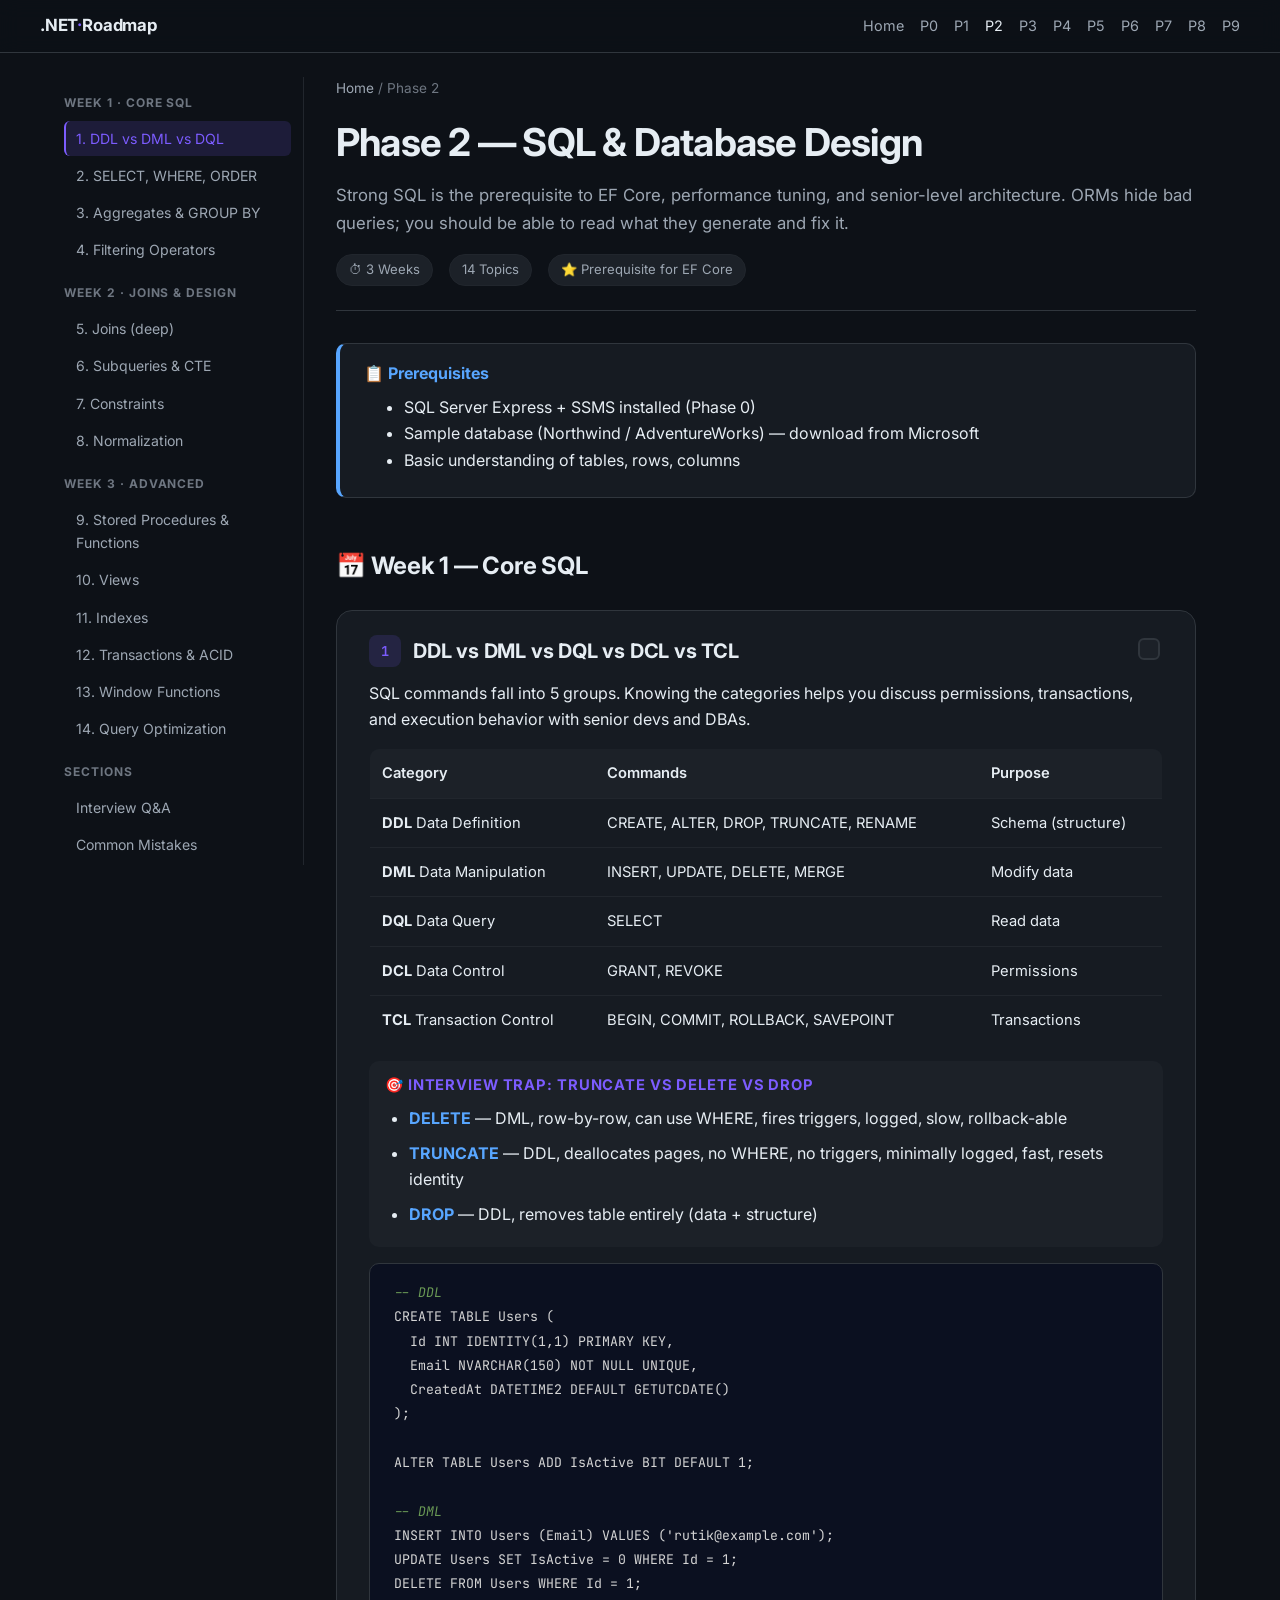
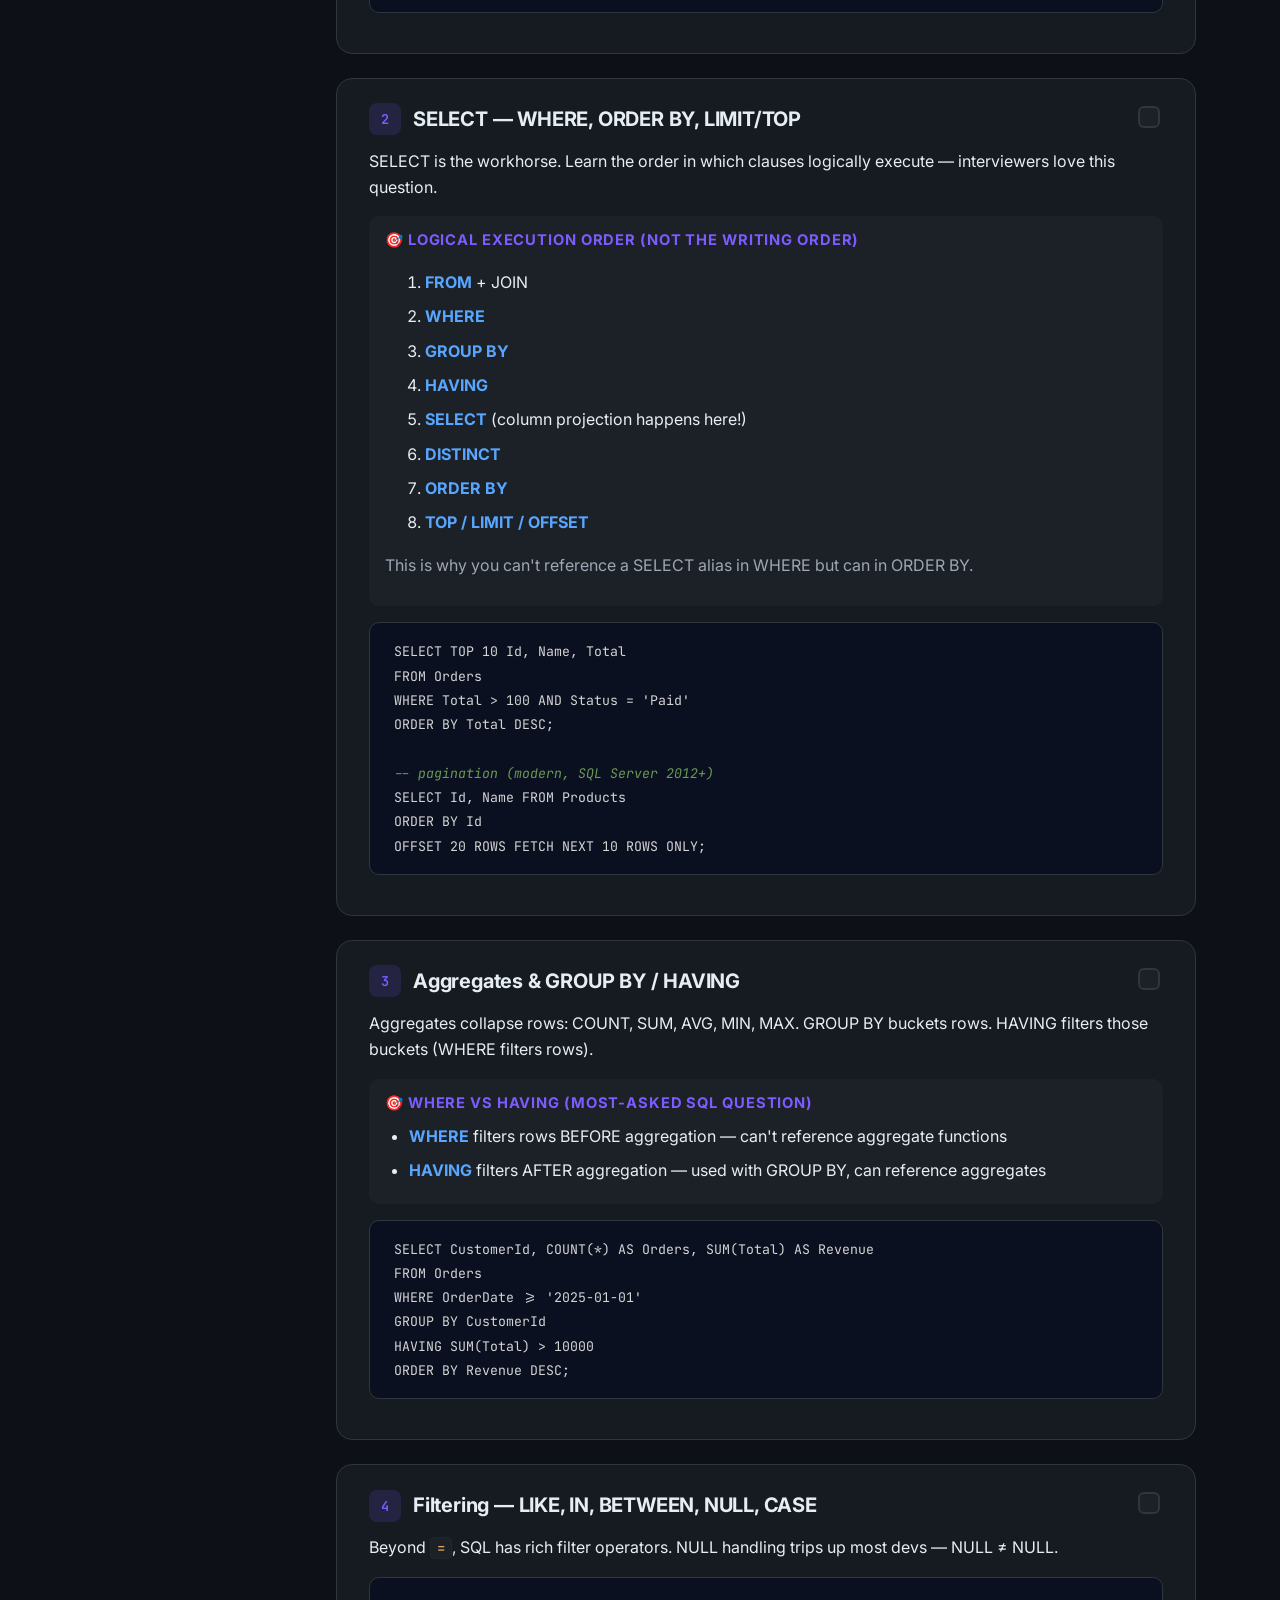
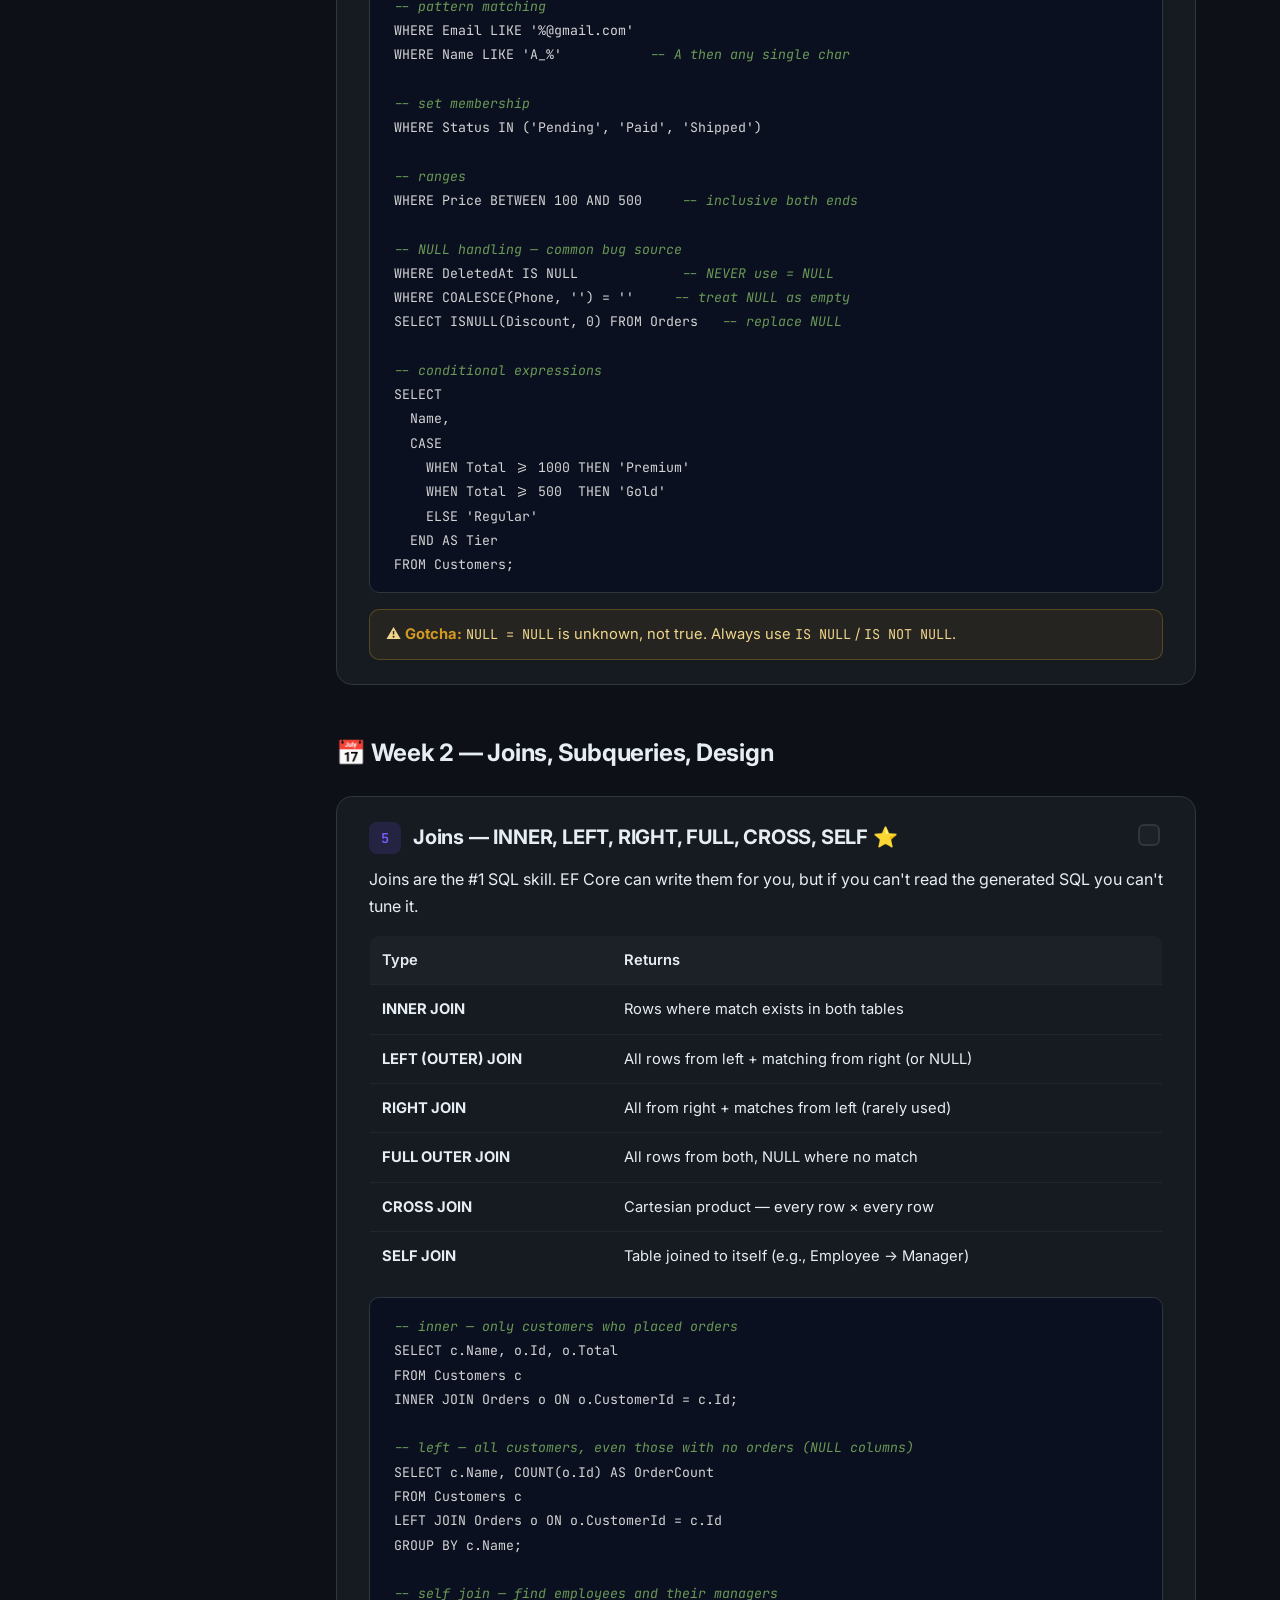
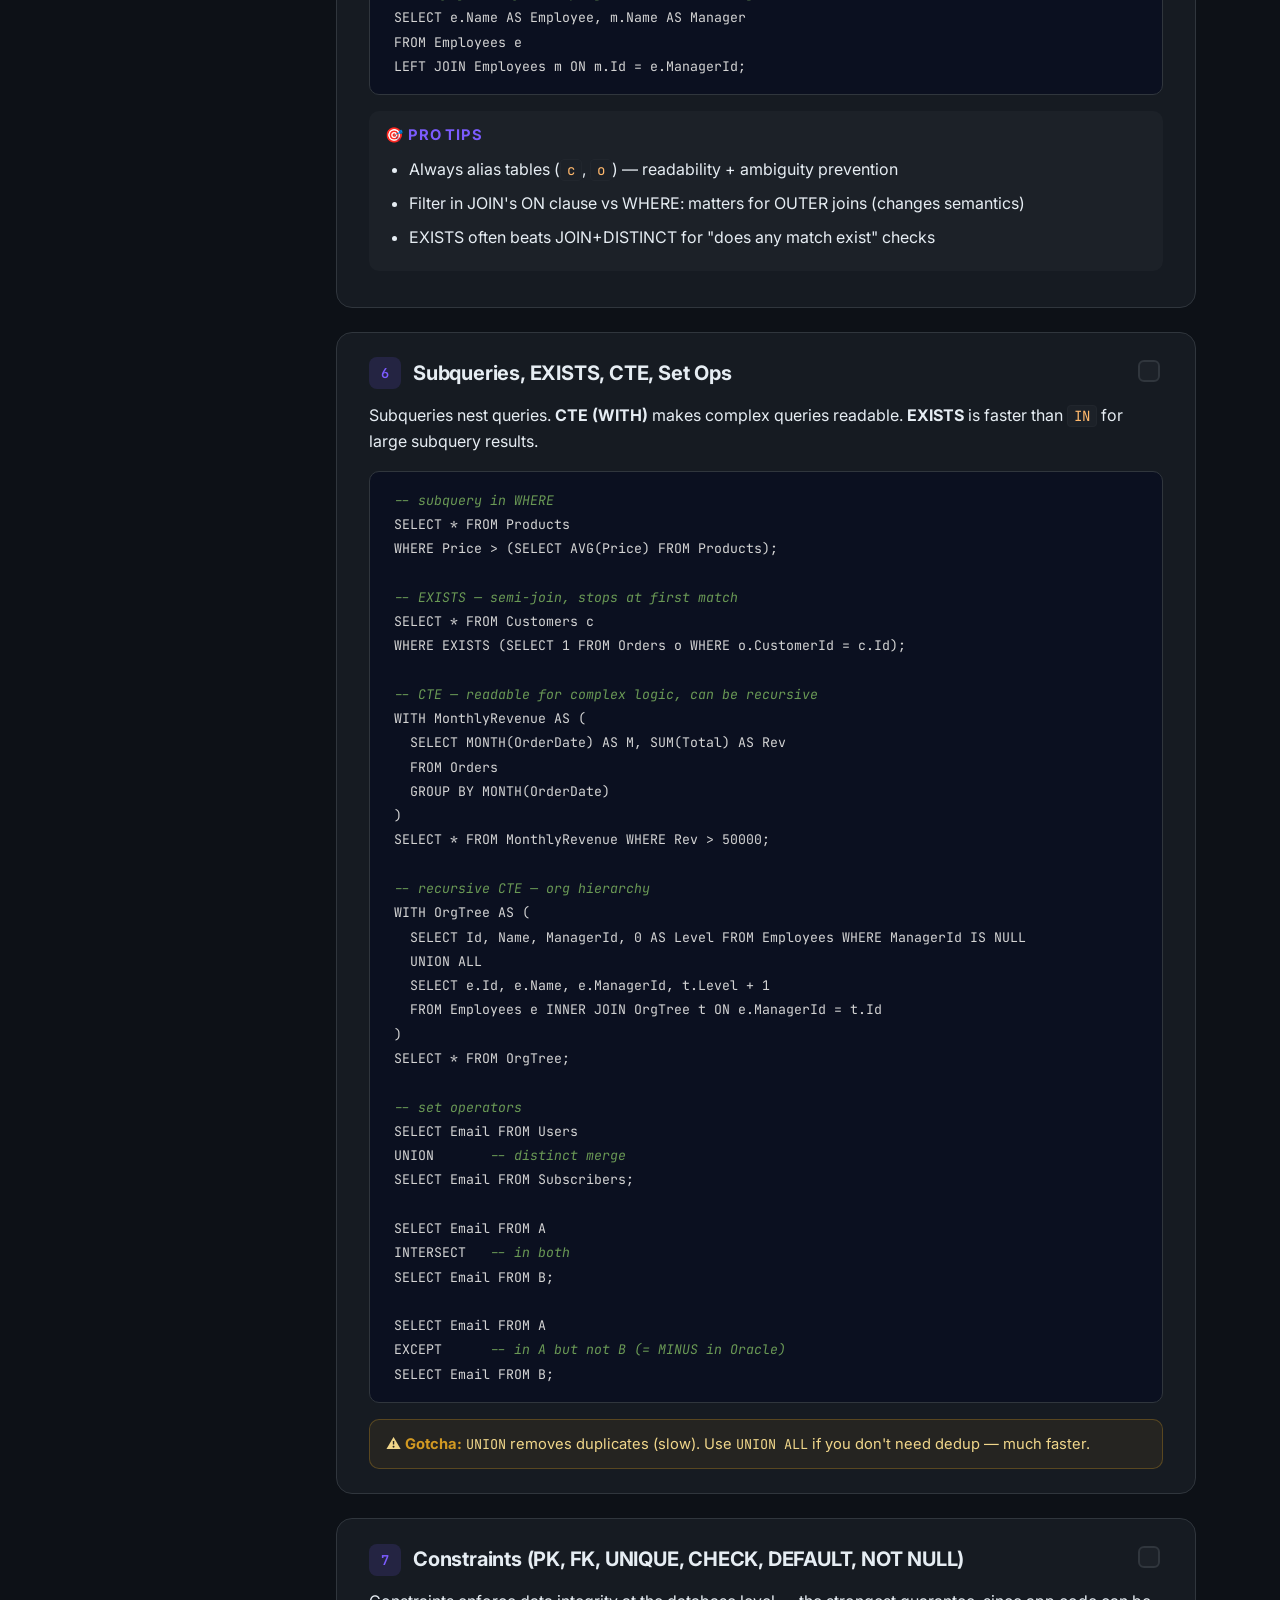
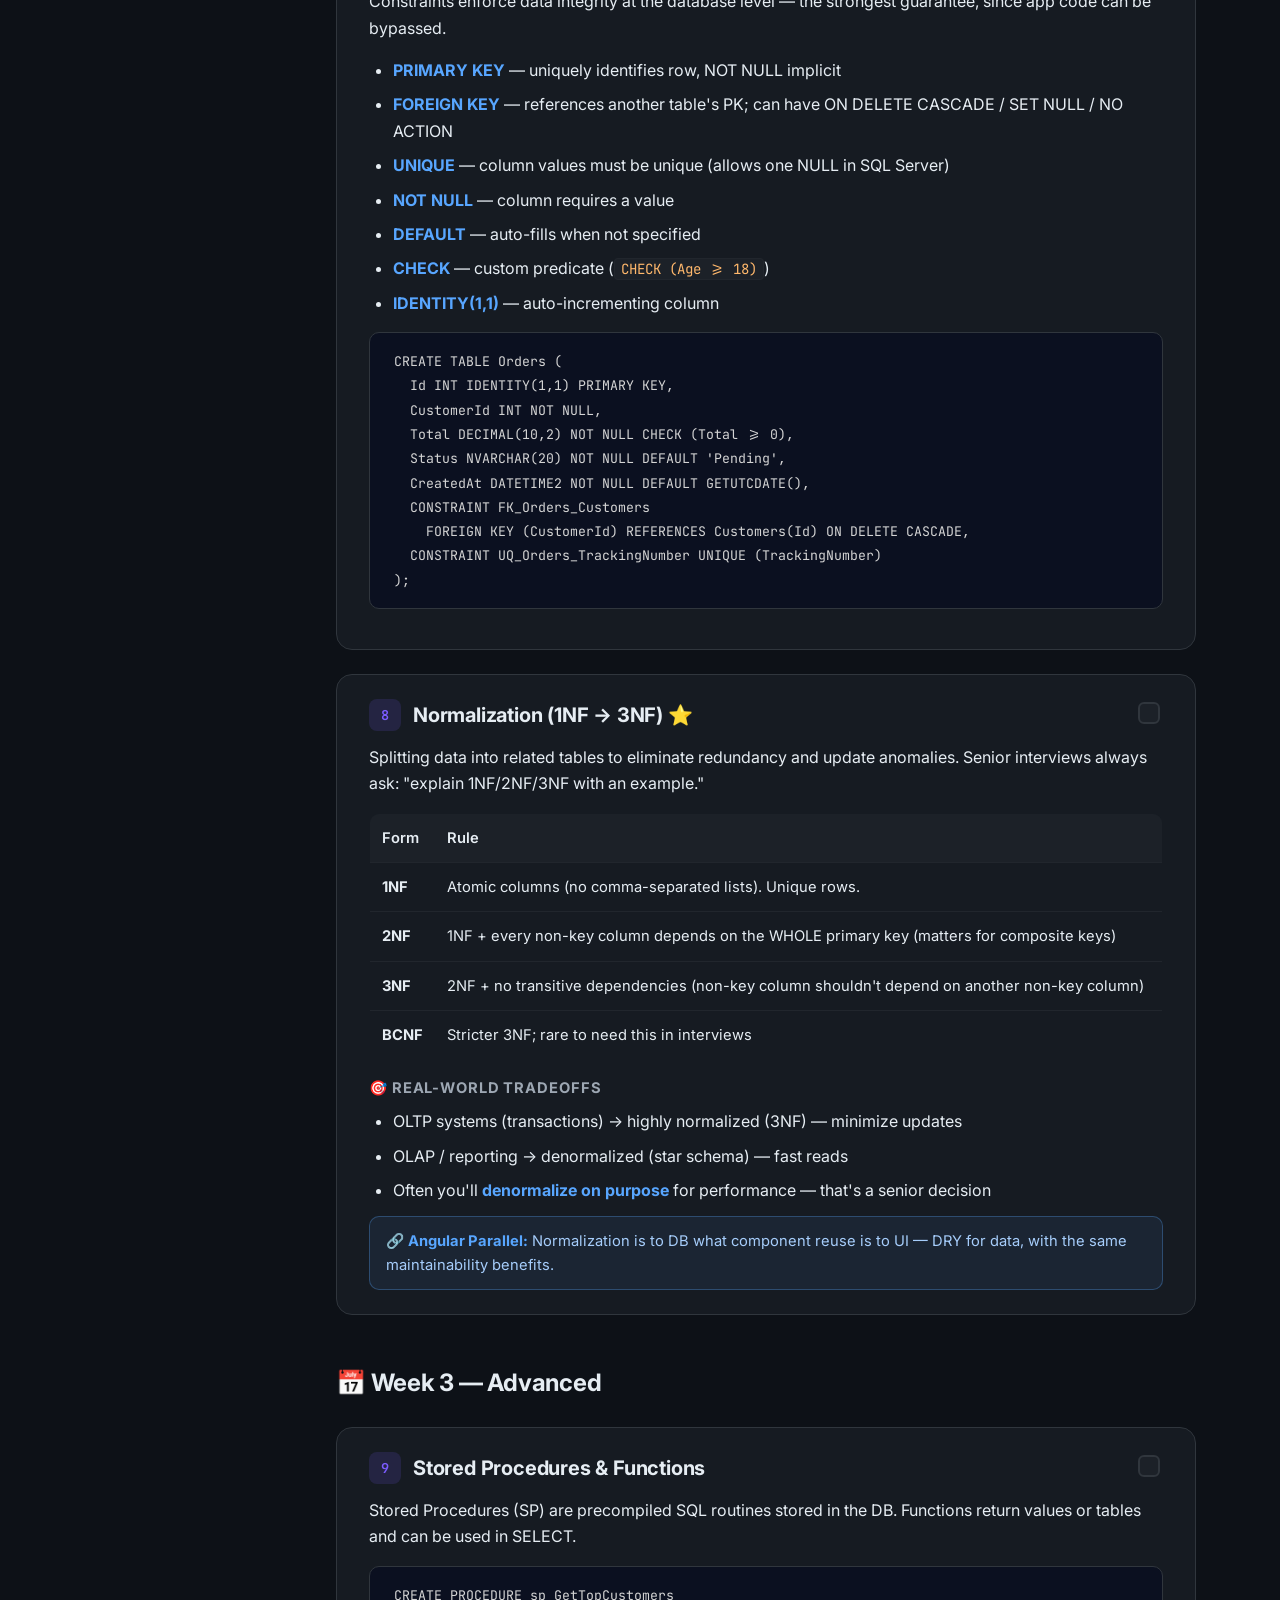
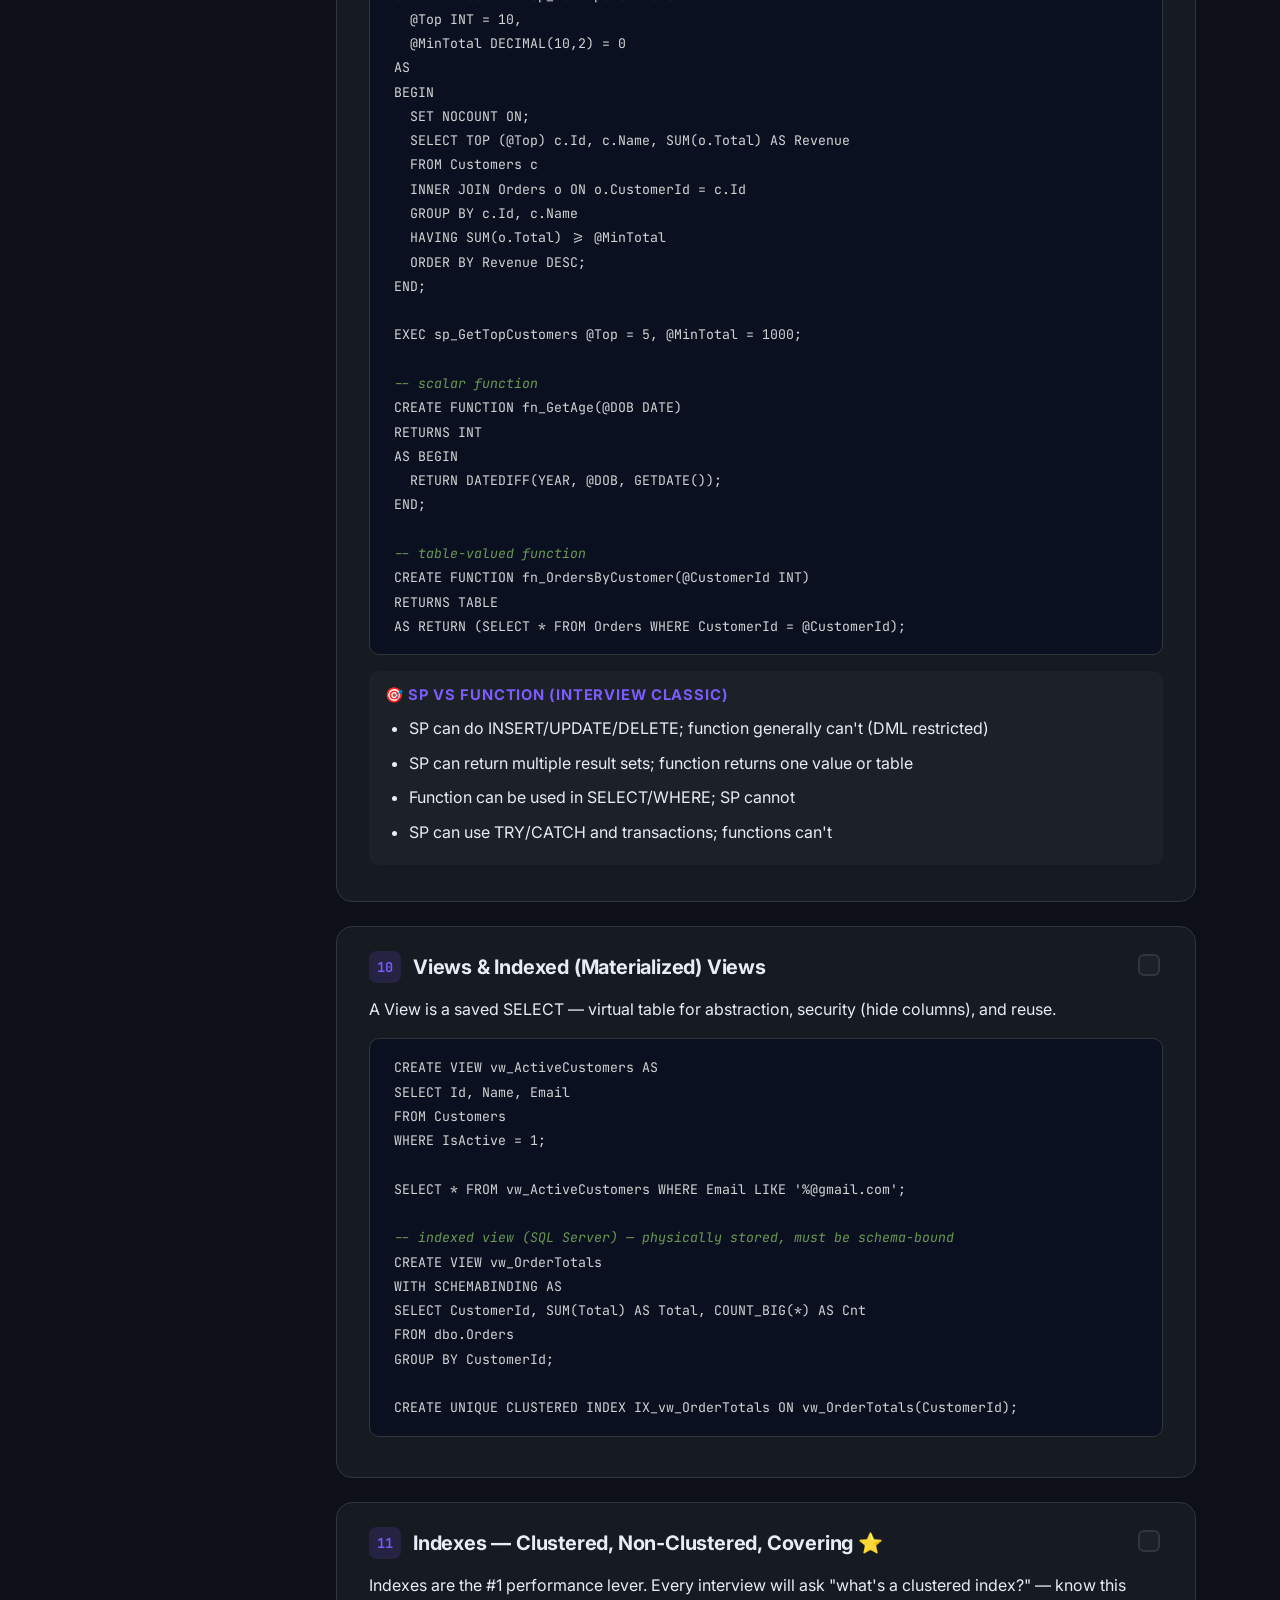
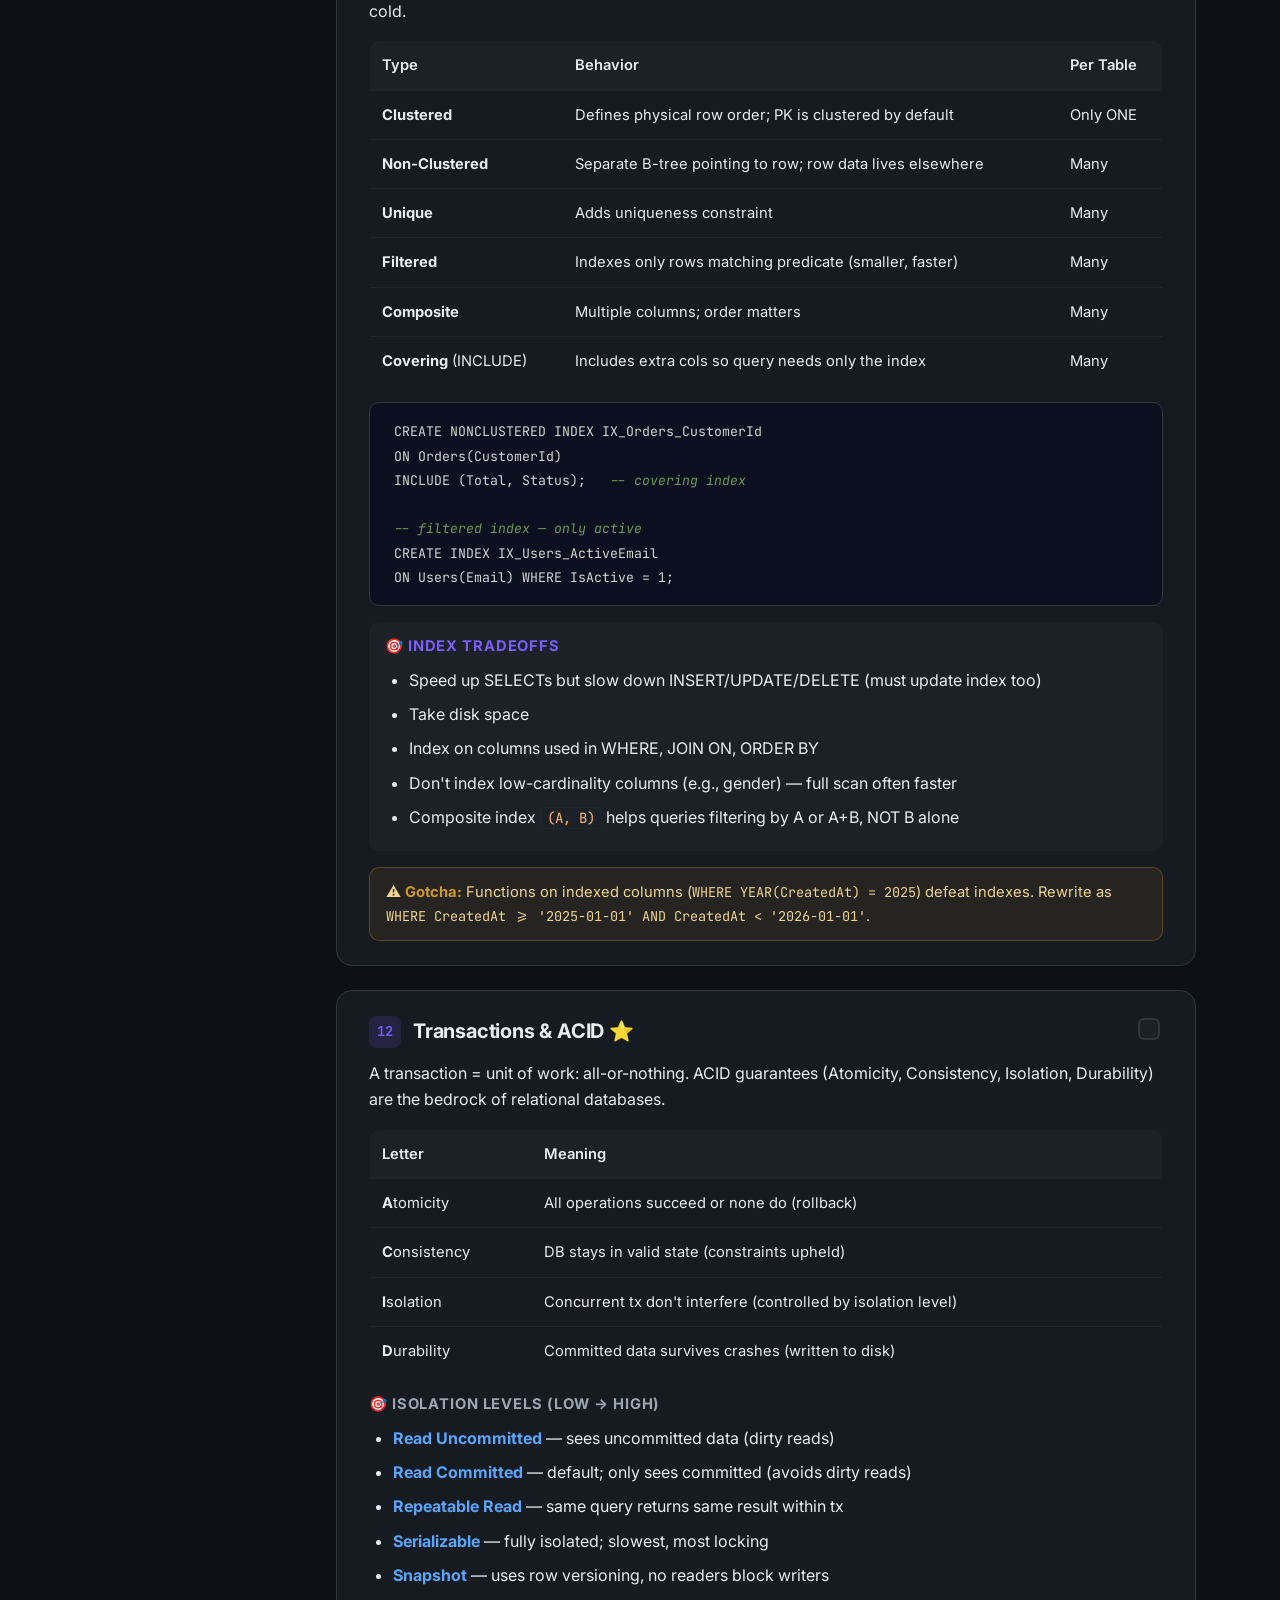
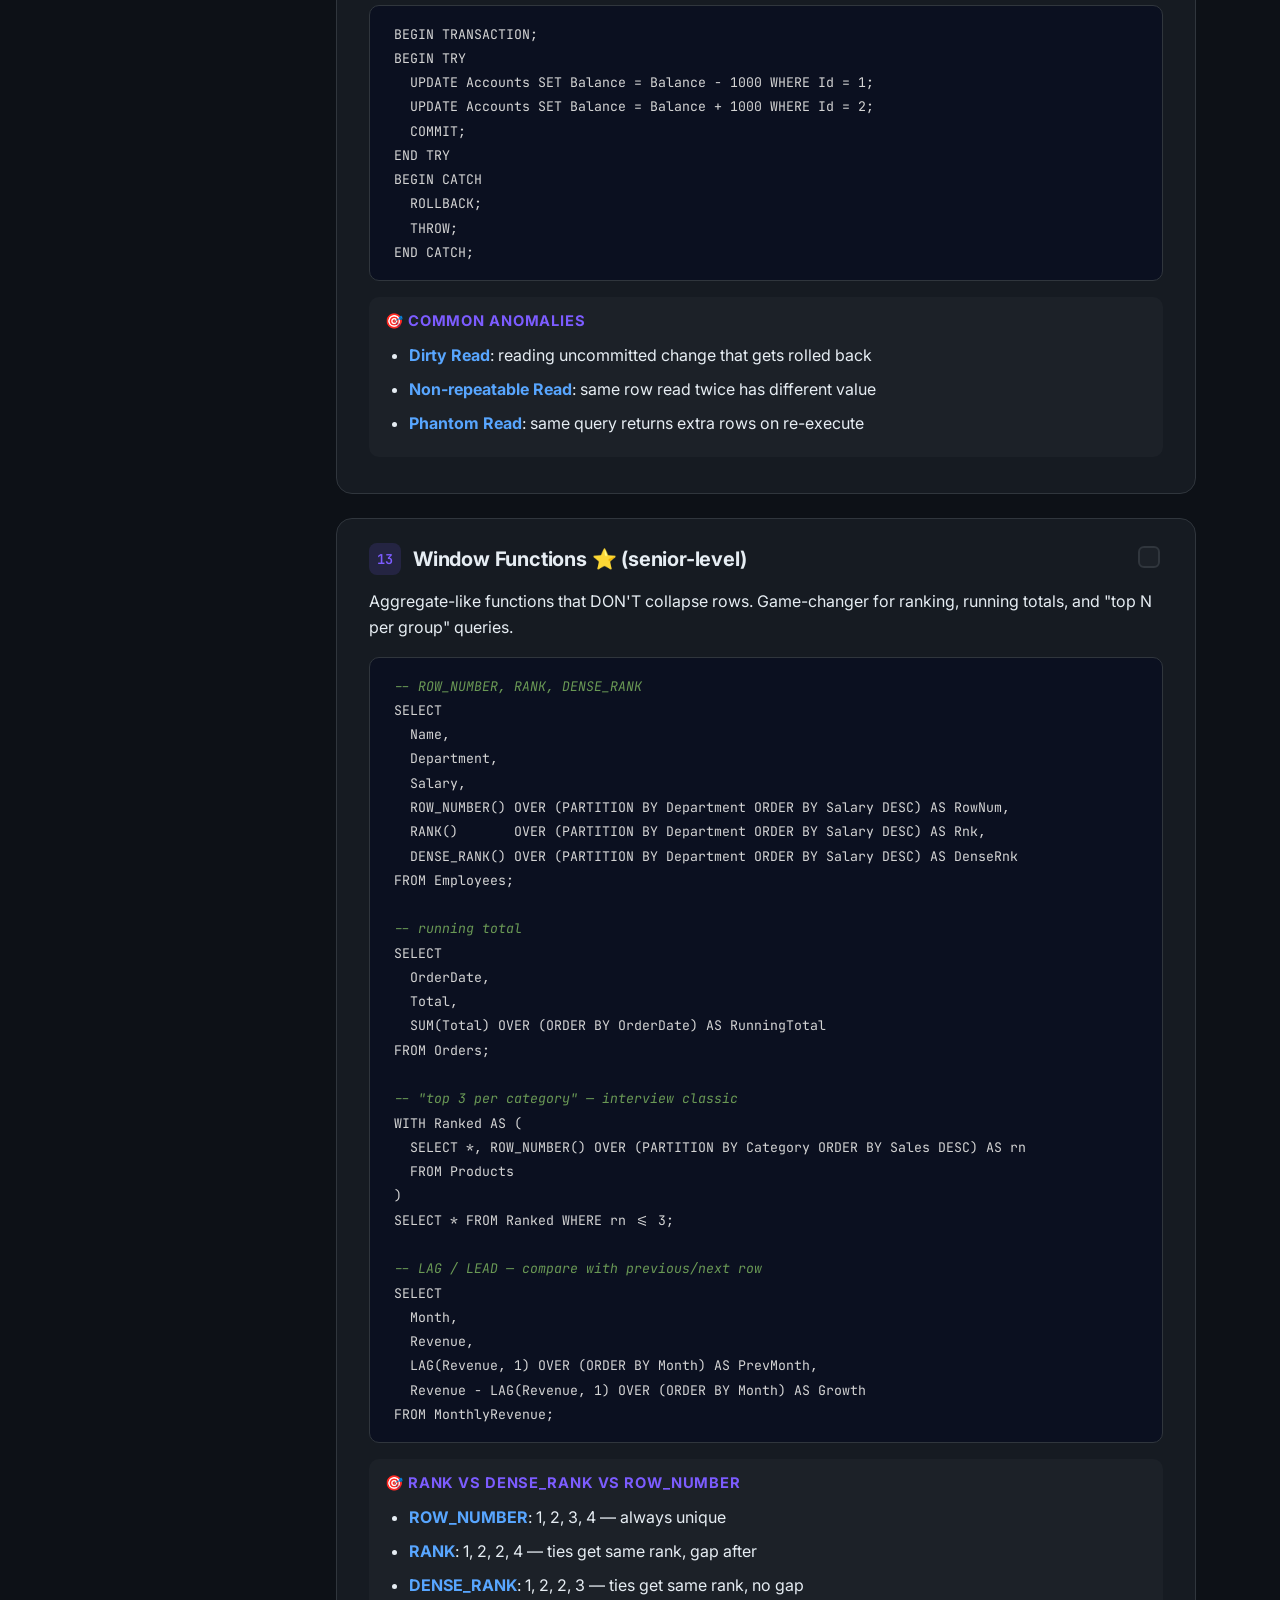
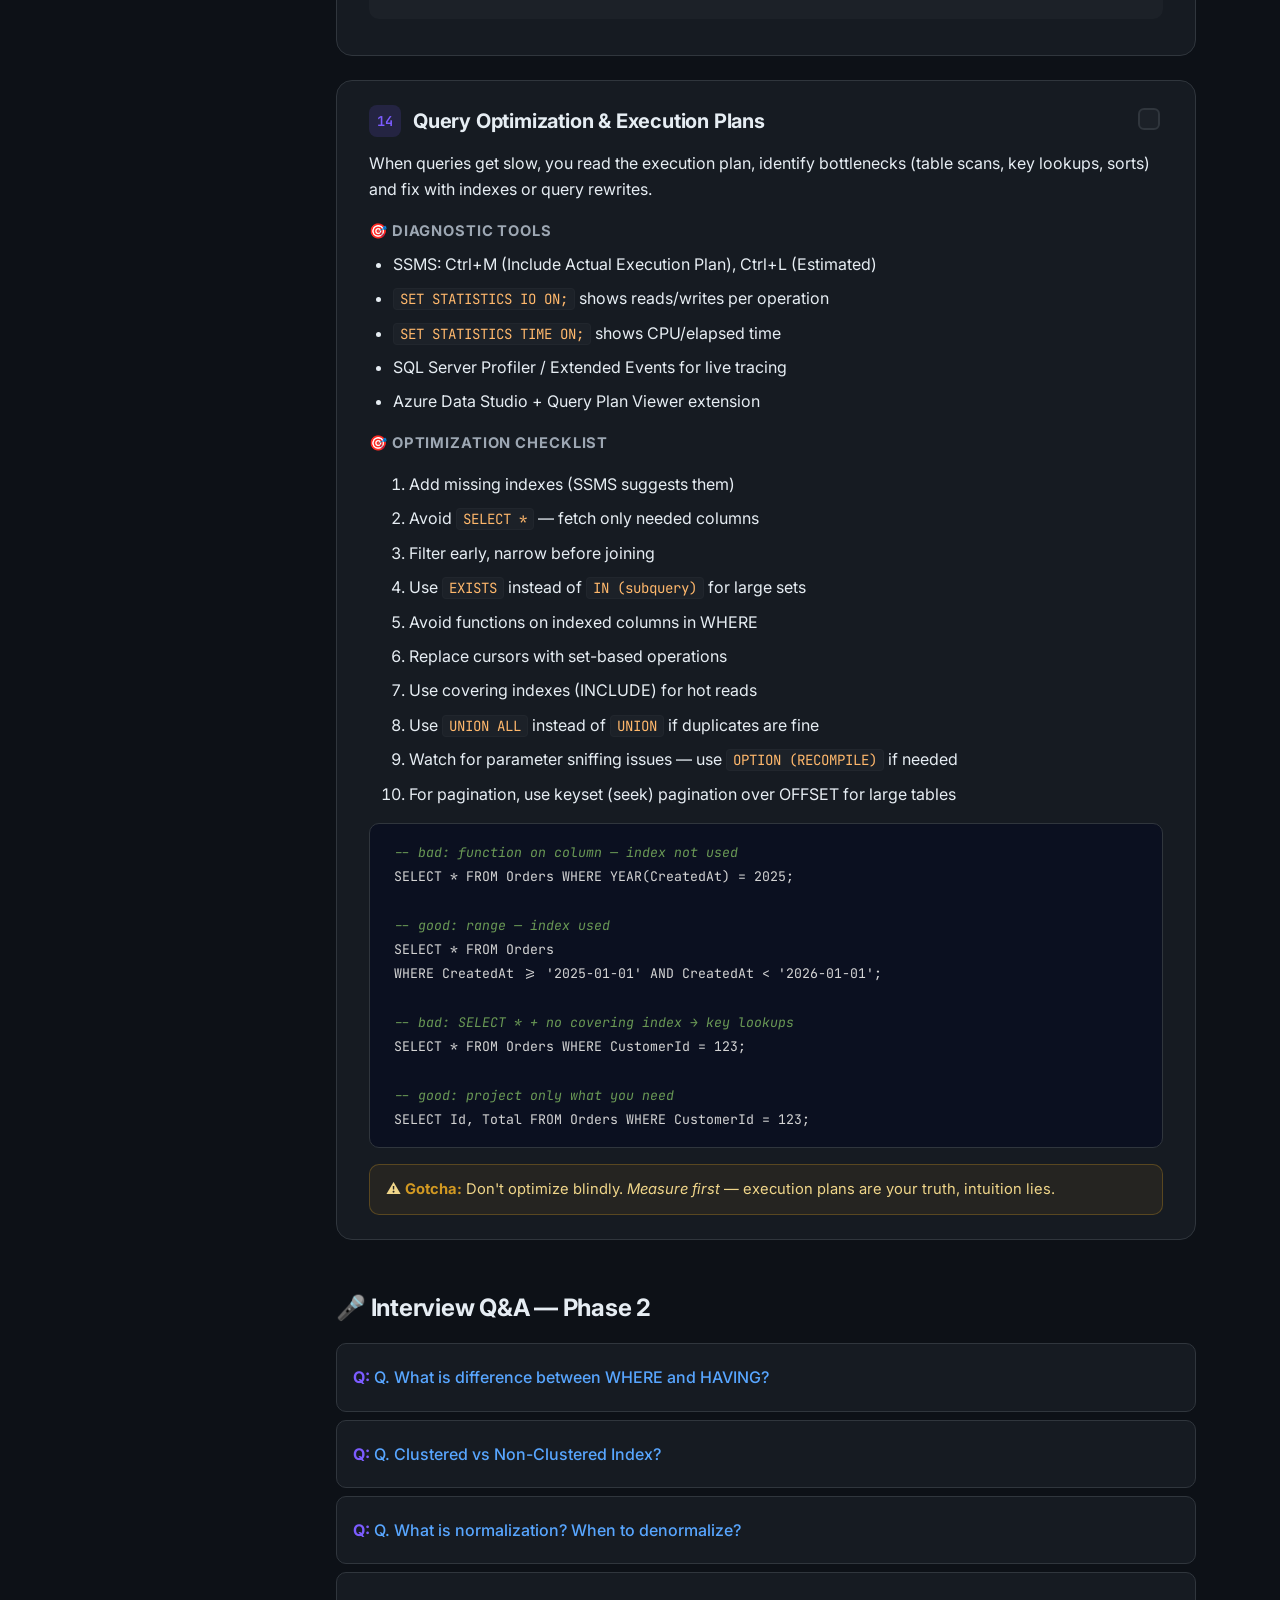
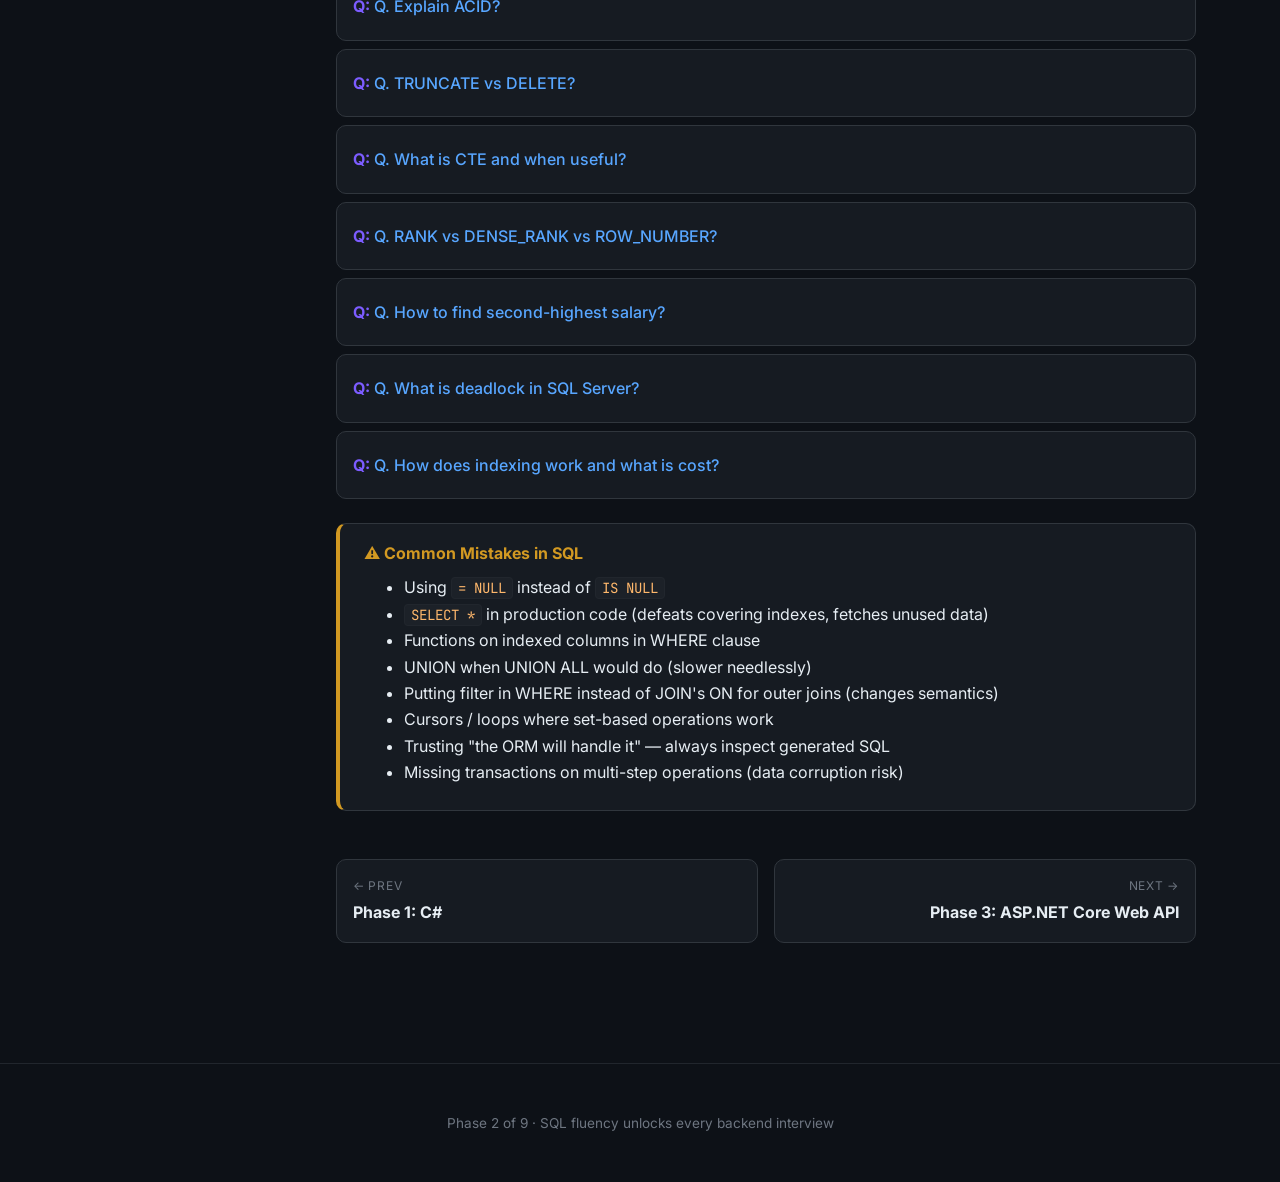
<file: phases/phase-2-sql.html>
<!DOCTYPE html>
<html lang="en">
<head>
<meta charset="UTF-8" />
<meta name="viewport" content="width=device-width,initial-scale=1.0" />
<title>Phase 2 — SQL & Database Design | .NET Roadmap</title>
<link rel="preconnect" href="https://fonts.googleapis.com">
<link rel="preconnect" href="https://fonts.gstatic.com" crossorigin>
<link href="https://fonts.googleapis.com/css2?family=Inter:wght@400;500;600;700&family=JetBrains+Mono:wght@400;500&display=swap" rel="stylesheet">
<link rel="stylesheet" href="../styles/global.css" />
</head>
<body data-phase="2">

<nav class="topnav">
  <div class="topnav__inner">
    <div class="brand"><a href="../index.html" style="color:inherit">.NET<span class="dot">·</span>Roadmap</a></div>
    <div class="topnav__links">
      <a href="../index.html">Home</a>
      <a href="phase-0-foundation.html">P0</a>
      <a href="phase-1-csharp.html">P1</a>
      <a href="phase-2-sql.html" class="active">P2</a>
      <a href="phase-3-aspnet-core.html">P3</a>
      <a href="phase-4-ef-core.html">P4</a>
      <a href="phase-5-angular-integration.html">P5</a>
      <a href="phase-6-system-design.html">P6</a>
      <a href="phase-7-devops-azure.html">P7</a>
      <a href="phase-8-projects.html">P8</a>
      <a href="phase-9-interview.html">P9</a>
    </div>
  </div>
</nav>

<div class="phase-page">
  <aside class="sidebar">
    <h4>Week 1 · Core SQL</h4>
    <ul>
      <li><a href="#ddl-dml">1. DDL vs DML vs DQL</a></li>
      <li><a href="#select">2. SELECT, WHERE, ORDER</a></li>
      <li><a href="#agg">3. Aggregates & GROUP BY</a></li>
      <li><a href="#filter">4. Filtering Operators</a></li>
    </ul>
    <h4>Week 2 · Joins & Design</h4>
    <ul>
      <li><a href="#joins">5. Joins (deep)</a></li>
      <li><a href="#subquery">6. Subqueries & CTE</a></li>
      <li><a href="#constraints">7. Constraints</a></li>
      <li><a href="#normalization">8. Normalization</a></li>
    </ul>
    <h4>Week 3 · Advanced</h4>
    <ul>
      <li><a href="#sp">9. Stored Procedures & Functions</a></li>
      <li><a href="#views">10. Views</a></li>
      <li><a href="#indexes">11. Indexes</a></li>
      <li><a href="#tx">12. Transactions & ACID</a></li>
      <li><a href="#window">13. Window Functions</a></li>
      <li><a href="#perf">14. Query Optimization</a></li>
    </ul>
    <h4>Sections</h4>
    <ul>
      <li><a href="#qa">Interview Q&A</a></li>
      <li><a href="#mistakes">Common Mistakes</a></li>
    </ul>
  </aside>

  <main class="content">
    <div class="breadcrumb"><a href="../index.html">Home</a> / Phase 2</div>

    <header class="phase-header">
      <h1>Phase 2 — SQL & Database Design</h1>
      <p class="lede">Strong SQL is the prerequisite to EF Core, performance tuning, and senior-level architecture. ORMs hide bad queries; you should be able to read what they generate and fix it.</p>
      <div class="phase-meta">
        <span class="pill">⏱ 3 Weeks</span>
        <span class="pill">14 Topics</span>
        <span class="pill">⭐ Prerequisite for EF Core</span>
      </div>
    </header>

    <div class="callout callout--prereq">
      <h3>📋 Prerequisites</h3>
      <ul>
        <li>SQL Server Express + SSMS installed (Phase 0)</li>
        <li>Sample database (Northwind / AdventureWorks) — download from Microsoft</li>
        <li>Basic understanding of tables, rows, columns</li>
      </ul>
    </div>

    <h2 class="section-title">📅 Week 1 — Core SQL</h2>

    <section class="topic" id="ddl-dml">
      <div class="topic__check"><input type="checkbox" data-topic="0" /></div>
      <h3><span class="num">1</span> DDL vs DML vs DQL vs DCL vs TCL</h3>
      <p class="concept">SQL commands fall into 5 groups. Knowing the categories helps you discuss permissions, transactions, and execution behavior with senior devs and DBAs.</p>

      <table>
        <thead><tr><th>Category</th><th>Commands</th><th>Purpose</th></tr></thead>
        <tbody>
          <tr><td><strong>DDL</strong> Data Definition</td><td>CREATE, ALTER, DROP, TRUNCATE, RENAME</td><td>Schema (structure)</td></tr>
          <tr><td><strong>DML</strong> Data Manipulation</td><td>INSERT, UPDATE, DELETE, MERGE</td><td>Modify data</td></tr>
          <tr><td><strong>DQL</strong> Data Query</td><td>SELECT</td><td>Read data</td></tr>
          <tr><td><strong>DCL</strong> Data Control</td><td>GRANT, REVOKE</td><td>Permissions</td></tr>
          <tr><td><strong>TCL</strong> Transaction Control</td><td>BEGIN, COMMIT, ROLLBACK, SAVEPOINT</td><td>Transactions</td></tr>
        </tbody>
      </table>

      <div class="interview">
        <h4>🎯 Interview Trap: TRUNCATE vs DELETE vs DROP</h4>
        <ul>
          <li><strong>DELETE</strong> — DML, row-by-row, can use WHERE, fires triggers, logged, slow, rollback-able</li>
          <li><strong>TRUNCATE</strong> — DDL, deallocates pages, no WHERE, no triggers, minimally logged, fast, resets identity</li>
          <li><strong>DROP</strong> — DDL, removes table entirely (data + structure)</li>
        </ul>
      </div>

      <pre><code><span class="com">-- DDL</span>
CREATE TABLE Users (
  Id INT IDENTITY(1,1) PRIMARY KEY,
  Email NVARCHAR(150) NOT NULL UNIQUE,
  CreatedAt DATETIME2 DEFAULT GETUTCDATE()
);

ALTER TABLE Users ADD IsActive BIT DEFAULT 1;

<span class="com">-- DML</span>
INSERT INTO Users (Email) VALUES ('rutik@example.com');
UPDATE Users SET IsActive = 0 WHERE Id = 1;
DELETE FROM Users WHERE Id = 1;</code></pre>
    </section>

    <section class="topic" id="select">
      <div class="topic__check"><input type="checkbox" data-topic="1" /></div>
      <h3><span class="num">2</span> SELECT — WHERE, ORDER BY, LIMIT/TOP</h3>
      <p class="concept">SELECT is the workhorse. Learn the order in which clauses logically execute — interviewers love this question.</p>

      <div class="interview">
        <h4>🎯 Logical Execution Order (NOT the writing order)</h4>
        <ol>
          <li><strong>FROM</strong> + JOIN</li>
          <li><strong>WHERE</strong></li>
          <li><strong>GROUP BY</strong></li>
          <li><strong>HAVING</strong></li>
          <li><strong>SELECT</strong> (column projection happens here!)</li>
          <li><strong>DISTINCT</strong></li>
          <li><strong>ORDER BY</strong></li>
          <li><strong>TOP / LIMIT / OFFSET</strong></li>
        </ol>
        <p class="muted">This is why you can't reference a SELECT alias in WHERE but can in ORDER BY.</p>
      </div>

      <pre><code>SELECT TOP 10 Id, Name, Total
FROM Orders
WHERE Total &gt; 100 AND Status = 'Paid'
ORDER BY Total DESC;

<span class="com">-- pagination (modern, SQL Server 2012+)</span>
SELECT Id, Name FROM Products
ORDER BY Id
OFFSET 20 ROWS FETCH NEXT 10 ROWS ONLY;</code></pre>
    </section>

    <section class="topic" id="agg">
      <div class="topic__check"><input type="checkbox" data-topic="2" /></div>
      <h3><span class="num">3</span> Aggregates & GROUP BY / HAVING</h3>
      <p class="concept">Aggregates collapse rows: COUNT, SUM, AVG, MIN, MAX. GROUP BY buckets rows. HAVING filters those buckets (WHERE filters rows).</p>

      <div class="interview">
        <h4>🎯 WHERE vs HAVING (most-asked SQL question)</h4>
        <ul>
          <li><strong>WHERE</strong> filters rows BEFORE aggregation — can't reference aggregate functions</li>
          <li><strong>HAVING</strong> filters AFTER aggregation — used with GROUP BY, can reference aggregates</li>
        </ul>
      </div>

      <pre><code>SELECT CustomerId, COUNT(*) AS Orders, SUM(Total) AS Revenue
FROM Orders
WHERE OrderDate &gt;= '2025-01-01'
GROUP BY CustomerId
HAVING SUM(Total) &gt; 10000
ORDER BY Revenue DESC;</code></pre>
    </section>

    <section class="topic" id="filter">
      <div class="topic__check"><input type="checkbox" data-topic="3" /></div>
      <h3><span class="num">4</span> Filtering — LIKE, IN, BETWEEN, NULL, CASE</h3>
      <p class="concept">Beyond <code>=</code>, SQL has rich filter operators. NULL handling trips up most devs — NULL ≠ NULL.</p>

      <pre><code><span class="com">-- pattern matching</span>
WHERE Email LIKE '%@gmail.com'
WHERE Name LIKE 'A_%'           <span class="com">-- A then any single char</span>

<span class="com">-- set membership</span>
WHERE Status IN ('Pending', 'Paid', 'Shipped')

<span class="com">-- ranges</span>
WHERE Price BETWEEN 100 AND 500     <span class="com">-- inclusive both ends</span>

<span class="com">-- NULL handling — common bug source</span>
WHERE DeletedAt IS NULL             <span class="com">-- NEVER use = NULL</span>
WHERE COALESCE(Phone, '') = ''     <span class="com">-- treat NULL as empty</span>
SELECT ISNULL(Discount, 0) FROM Orders   <span class="com">-- replace NULL</span>

<span class="com">-- conditional expressions</span>
SELECT
  Name,
  CASE
    WHEN Total &gt;= 1000 THEN 'Premium'
    WHEN Total &gt;= 500  THEN 'Gold'
    ELSE 'Regular'
  END AS Tier
FROM Customers;</code></pre>

      <div class="gotcha">⚠️ <strong>Gotcha:</strong> <code>NULL = NULL</code> is unknown, not true. Always use <code>IS NULL</code> / <code>IS NOT NULL</code>.</div>
    </section>

    <h2 class="section-title">📅 Week 2 — Joins, Subqueries, Design</h2>

    <section class="topic" id="joins">
      <div class="topic__check"><input type="checkbox" data-topic="4" /></div>
      <h3><span class="num">5</span> Joins — INNER, LEFT, RIGHT, FULL, CROSS, SELF ⭐</h3>
      <p class="concept">Joins are the #1 SQL skill. EF Core can write them for you, but if you can't read the generated SQL you can't tune it.</p>

      <table>
        <thead><tr><th>Type</th><th>Returns</th></tr></thead>
        <tbody>
          <tr><td><strong>INNER JOIN</strong></td><td>Rows where match exists in both tables</td></tr>
          <tr><td><strong>LEFT (OUTER) JOIN</strong></td><td>All rows from left + matching from right (or NULL)</td></tr>
          <tr><td><strong>RIGHT JOIN</strong></td><td>All from right + matches from left (rarely used)</td></tr>
          <tr><td><strong>FULL OUTER JOIN</strong></td><td>All rows from both, NULL where no match</td></tr>
          <tr><td><strong>CROSS JOIN</strong></td><td>Cartesian product — every row × every row</td></tr>
          <tr><td><strong>SELF JOIN</strong></td><td>Table joined to itself (e.g., Employee → Manager)</td></tr>
        </tbody>
      </table>

      <pre><code><span class="com">-- inner — only customers who placed orders</span>
SELECT c.Name, o.Id, o.Total
FROM Customers c
INNER JOIN Orders o ON o.CustomerId = c.Id;

<span class="com">-- left — all customers, even those with no orders (NULL columns)</span>
SELECT c.Name, COUNT(o.Id) AS OrderCount
FROM Customers c
LEFT JOIN Orders o ON o.CustomerId = c.Id
GROUP BY c.Name;

<span class="com">-- self join — find employees and their managers</span>
SELECT e.Name AS Employee, m.Name AS Manager
FROM Employees e
LEFT JOIN Employees m ON m.Id = e.ManagerId;</code></pre>

      <div class="interview">
        <h4>🎯 Pro Tips</h4>
        <ul>
          <li>Always alias tables (<code>c</code>, <code>o</code>) — readability + ambiguity prevention</li>
          <li>Filter in JOIN's ON clause vs WHERE: matters for OUTER joins (changes semantics)</li>
          <li>EXISTS often beats JOIN+DISTINCT for "does any match exist" checks</li>
        </ul>
      </div>
    </section>

    <section class="topic" id="subquery">
      <div class="topic__check"><input type="checkbox" data-topic="5" /></div>
      <h3><span class="num">6</span> Subqueries, EXISTS, CTE, Set Ops</h3>
      <p class="concept">Subqueries nest queries. <strong>CTE (WITH)</strong> makes complex queries readable. <strong>EXISTS</strong> is faster than <code>IN</code> for large subquery results.</p>

      <pre><code><span class="com">-- subquery in WHERE</span>
SELECT * FROM Products
WHERE Price &gt; (SELECT AVG(Price) FROM Products);

<span class="com">-- EXISTS — semi-join, stops at first match</span>
SELECT * FROM Customers c
WHERE EXISTS (SELECT 1 FROM Orders o WHERE o.CustomerId = c.Id);

<span class="com">-- CTE — readable for complex logic, can be recursive</span>
WITH MonthlyRevenue AS (
  SELECT MONTH(OrderDate) AS M, SUM(Total) AS Rev
  FROM Orders
  GROUP BY MONTH(OrderDate)
)
SELECT * FROM MonthlyRevenue WHERE Rev &gt; 50000;

<span class="com">-- recursive CTE — org hierarchy</span>
WITH OrgTree AS (
  SELECT Id, Name, ManagerId, 0 AS Level FROM Employees WHERE ManagerId IS NULL
  UNION ALL
  SELECT e.Id, e.Name, e.ManagerId, t.Level + 1
  FROM Employees e INNER JOIN OrgTree t ON e.ManagerId = t.Id
)
SELECT * FROM OrgTree;

<span class="com">-- set operators</span>
SELECT Email FROM Users
UNION       <span class="com">-- distinct merge</span>
SELECT Email FROM Subscribers;

SELECT Email FROM A
INTERSECT   <span class="com">-- in both</span>
SELECT Email FROM B;

SELECT Email FROM A
EXCEPT      <span class="com">-- in A but not B (= MINUS in Oracle)</span>
SELECT Email FROM B;</code></pre>

      <div class="gotcha">⚠️ <strong>Gotcha:</strong> <code>UNION</code> removes duplicates (slow). Use <code>UNION ALL</code> if you don't need dedup — much faster.</div>
    </section>

    <section class="topic" id="constraints">
      <div class="topic__check"><input type="checkbox" data-topic="6" /></div>
      <h3><span class="num">7</span> Constraints (PK, FK, UNIQUE, CHECK, DEFAULT, NOT NULL)</h3>
      <p class="concept">Constraints enforce data integrity at the database level — the strongest guarantee, since app code can be bypassed.</p>

      <ul>
        <li><strong>PRIMARY KEY</strong> — uniquely identifies row, NOT NULL implicit</li>
        <li><strong>FOREIGN KEY</strong> — references another table's PK; can have ON DELETE CASCADE / SET NULL / NO ACTION</li>
        <li><strong>UNIQUE</strong> — column values must be unique (allows one NULL in SQL Server)</li>
        <li><strong>NOT NULL</strong> — column requires a value</li>
        <li><strong>DEFAULT</strong> — auto-fills when not specified</li>
        <li><strong>CHECK</strong> — custom predicate (<code>CHECK (Age &gt;= 18)</code>)</li>
        <li><strong>IDENTITY(1,1)</strong> — auto-incrementing column</li>
      </ul>

      <pre><code>CREATE TABLE Orders (
  Id INT IDENTITY(1,1) PRIMARY KEY,
  CustomerId INT NOT NULL,
  Total DECIMAL(10,2) NOT NULL CHECK (Total &gt;= 0),
  Status NVARCHAR(20) NOT NULL DEFAULT 'Pending',
  CreatedAt DATETIME2 NOT NULL DEFAULT GETUTCDATE(),
  CONSTRAINT FK_Orders_Customers
    FOREIGN KEY (CustomerId) REFERENCES Customers(Id) ON DELETE CASCADE,
  CONSTRAINT UQ_Orders_TrackingNumber UNIQUE (TrackingNumber)
);</code></pre>
    </section>

    <section class="topic" id="normalization">
      <div class="topic__check"><input type="checkbox" data-topic="7" /></div>
      <h3><span class="num">8</span> Normalization (1NF → 3NF) ⭐</h3>
      <p class="concept">Splitting data into related tables to eliminate redundancy and update anomalies. Senior interviews always ask: "explain 1NF/2NF/3NF with an example."</p>

      <table>
        <thead><tr><th>Form</th><th>Rule</th></tr></thead>
        <tbody>
          <tr><td><strong>1NF</strong></td><td>Atomic columns (no comma-separated lists). Unique rows.</td></tr>
          <tr><td><strong>2NF</strong></td><td>1NF + every non-key column depends on the WHOLE primary key (matters for composite keys)</td></tr>
          <tr><td><strong>3NF</strong></td><td>2NF + no transitive dependencies (non-key column shouldn't depend on another non-key column)</td></tr>
          <tr><td><strong>BCNF</strong></td><td>Stricter 3NF; rare to need this in interviews</td></tr>
        </tbody>
      </table>

      <h4>🎯 Real-World Tradeoffs</h4>
      <ul>
        <li>OLTP systems (transactions) → highly normalized (3NF) — minimize updates</li>
        <li>OLAP / reporting → denormalized (star schema) — fast reads</li>
        <li>Often you'll <strong>denormalize on purpose</strong> for performance — that's a senior decision</li>
      </ul>

      <div class="angular-bridge">🔗 <strong>Angular Parallel:</strong> Normalization is to DB what component reuse is to UI — DRY for data, with the same maintainability benefits.</div>
    </section>

    <h2 class="section-title">📅 Week 3 — Advanced</h2>

    <section class="topic" id="sp">
      <div class="topic__check"><input type="checkbox" data-topic="8" /></div>
      <h3><span class="num">9</span> Stored Procedures & Functions</h3>
      <p class="concept">Stored Procedures (SP) are precompiled SQL routines stored in the DB. Functions return values or tables and can be used in SELECT.</p>

      <pre><code>CREATE PROCEDURE sp_GetTopCustomers
  @Top INT = 10,
  @MinTotal DECIMAL(10,2) = 0
AS
BEGIN
  SET NOCOUNT ON;
  SELECT TOP (@Top) c.Id, c.Name, SUM(o.Total) AS Revenue
  FROM Customers c
  INNER JOIN Orders o ON o.CustomerId = c.Id
  GROUP BY c.Id, c.Name
  HAVING SUM(o.Total) &gt;= @MinTotal
  ORDER BY Revenue DESC;
END;

EXEC sp_GetTopCustomers @Top = 5, @MinTotal = 1000;

<span class="com">-- scalar function</span>
CREATE FUNCTION fn_GetAge(@DOB DATE)
RETURNS INT
AS BEGIN
  RETURN DATEDIFF(YEAR, @DOB, GETDATE());
END;

<span class="com">-- table-valued function</span>
CREATE FUNCTION fn_OrdersByCustomer(@CustomerId INT)
RETURNS TABLE
AS RETURN (SELECT * FROM Orders WHERE CustomerId = @CustomerId);</code></pre>

      <div class="interview">
        <h4>🎯 SP vs Function (interview classic)</h4>
        <ul>
          <li>SP can do INSERT/UPDATE/DELETE; function generally can't (DML restricted)</li>
          <li>SP can return multiple result sets; function returns one value or table</li>
          <li>Function can be used in SELECT/WHERE; SP cannot</li>
          <li>SP can use TRY/CATCH and transactions; functions can't</li>
        </ul>
      </div>
    </section>

    <section class="topic" id="views">
      <div class="topic__check"><input type="checkbox" data-topic="9" /></div>
      <h3><span class="num">10</span> Views & Indexed (Materialized) Views</h3>
      <p class="concept">A View is a saved SELECT — virtual table for abstraction, security (hide columns), and reuse.</p>

      <pre><code>CREATE VIEW vw_ActiveCustomers AS
SELECT Id, Name, Email
FROM Customers
WHERE IsActive = 1;

SELECT * FROM vw_ActiveCustomers WHERE Email LIKE '%@gmail.com';

<span class="com">-- indexed view (SQL Server) — physically stored, must be schema-bound</span>
CREATE VIEW vw_OrderTotals
WITH SCHEMABINDING AS
SELECT CustomerId, SUM(Total) AS Total, COUNT_BIG(*) AS Cnt
FROM dbo.Orders
GROUP BY CustomerId;

CREATE UNIQUE CLUSTERED INDEX IX_vw_OrderTotals ON vw_OrderTotals(CustomerId);</code></pre>
    </section>

    <section class="topic" id="indexes">
      <div class="topic__check"><input type="checkbox" data-topic="10" /></div>
      <h3><span class="num">11</span> Indexes — Clustered, Non-Clustered, Covering ⭐</h3>
      <p class="concept">Indexes are the #1 performance lever. Every interview will ask "what's a clustered index?" — know this cold.</p>

      <table>
        <thead><tr><th>Type</th><th>Behavior</th><th>Per Table</th></tr></thead>
        <tbody>
          <tr><td><strong>Clustered</strong></td><td>Defines physical row order; PK is clustered by default</td><td>Only ONE</td></tr>
          <tr><td><strong>Non-Clustered</strong></td><td>Separate B-tree pointing to row; row data lives elsewhere</td><td>Many</td></tr>
          <tr><td><strong>Unique</strong></td><td>Adds uniqueness constraint</td><td>Many</td></tr>
          <tr><td><strong>Filtered</strong></td><td>Indexes only rows matching predicate (smaller, faster)</td><td>Many</td></tr>
          <tr><td><strong>Composite</strong></td><td>Multiple columns; order matters</td><td>Many</td></tr>
          <tr><td><strong>Covering</strong> (INCLUDE)</td><td>Includes extra cols so query needs only the index</td><td>Many</td></tr>
        </tbody>
      </table>

      <pre><code>CREATE NONCLUSTERED INDEX IX_Orders_CustomerId
ON Orders(CustomerId)
INCLUDE (Total, Status);   <span class="com">-- covering index</span>

<span class="com">-- filtered index — only active</span>
CREATE INDEX IX_Users_ActiveEmail
ON Users(Email) WHERE IsActive = 1;</code></pre>

      <div class="interview">
        <h4>🎯 Index Tradeoffs</h4>
        <ul>
          <li>Speed up SELECTs but slow down INSERT/UPDATE/DELETE (must update index too)</li>
          <li>Take disk space</li>
          <li>Index on columns used in WHERE, JOIN ON, ORDER BY</li>
          <li>Don't index low-cardinality columns (e.g., gender) — full scan often faster</li>
          <li>Composite index <code>(A, B)</code> helps queries filtering by A or A+B, NOT B alone</li>
        </ul>
      </div>

      <div class="gotcha">⚠️ <strong>Gotcha:</strong> Functions on indexed columns (<code>WHERE YEAR(CreatedAt) = 2025</code>) defeat indexes. Rewrite as <code>WHERE CreatedAt &gt;= '2025-01-01' AND CreatedAt &lt; '2026-01-01'</code>.</div>
    </section>

    <section class="topic" id="tx">
      <div class="topic__check"><input type="checkbox" data-topic="11" /></div>
      <h3><span class="num">12</span> Transactions & ACID ⭐</h3>
      <p class="concept">A transaction = unit of work: all-or-nothing. ACID guarantees (Atomicity, Consistency, Isolation, Durability) are the bedrock of relational databases.</p>

      <table>
        <thead><tr><th>Letter</th><th>Meaning</th></tr></thead>
        <tbody>
          <tr><td><strong>A</strong>tomicity</td><td>All operations succeed or none do (rollback)</td></tr>
          <tr><td><strong>C</strong>onsistency</td><td>DB stays in valid state (constraints upheld)</td></tr>
          <tr><td><strong>I</strong>solation</td><td>Concurrent tx don't interfere (controlled by isolation level)</td></tr>
          <tr><td><strong>D</strong>urability</td><td>Committed data survives crashes (written to disk)</td></tr>
        </tbody>
      </table>

      <h4>🎯 Isolation Levels (low → high)</h4>
      <ul>
        <li><strong>Read Uncommitted</strong> — sees uncommitted data (dirty reads)</li>
        <li><strong>Read Committed</strong> — default; only sees committed (avoids dirty reads)</li>
        <li><strong>Repeatable Read</strong> — same query returns same result within tx</li>
        <li><strong>Serializable</strong> — fully isolated; slowest, most locking</li>
        <li><strong>Snapshot</strong> — uses row versioning, no readers block writers</li>
      </ul>

      <pre><code>BEGIN TRANSACTION;
BEGIN TRY
  UPDATE Accounts SET Balance = Balance - 1000 WHERE Id = 1;
  UPDATE Accounts SET Balance = Balance + 1000 WHERE Id = 2;
  COMMIT;
END TRY
BEGIN CATCH
  ROLLBACK;
  THROW;
END CATCH;</code></pre>

      <div class="interview">
        <h4>🎯 Common Anomalies</h4>
        <ul>
          <li><strong>Dirty Read</strong>: reading uncommitted change that gets rolled back</li>
          <li><strong>Non-repeatable Read</strong>: same row read twice has different value</li>
          <li><strong>Phantom Read</strong>: same query returns extra rows on re-execute</li>
        </ul>
      </div>
    </section>

    <section class="topic" id="window">
      <div class="topic__check"><input type="checkbox" data-topic="12" /></div>
      <h3><span class="num">13</span> Window Functions ⭐ (senior-level)</h3>
      <p class="concept">Aggregate-like functions that DON'T collapse rows. Game-changer for ranking, running totals, and "top N per group" queries.</p>

      <pre><code><span class="com">-- ROW_NUMBER, RANK, DENSE_RANK</span>
SELECT
  Name,
  Department,
  Salary,
  ROW_NUMBER() OVER (PARTITION BY Department ORDER BY Salary DESC) AS RowNum,
  RANK()       OVER (PARTITION BY Department ORDER BY Salary DESC) AS Rnk,
  DENSE_RANK() OVER (PARTITION BY Department ORDER BY Salary DESC) AS DenseRnk
FROM Employees;

<span class="com">-- running total</span>
SELECT
  OrderDate,
  Total,
  SUM(Total) OVER (ORDER BY OrderDate) AS RunningTotal
FROM Orders;

<span class="com">-- "top 3 per category" — interview classic</span>
WITH Ranked AS (
  SELECT *, ROW_NUMBER() OVER (PARTITION BY Category ORDER BY Sales DESC) AS rn
  FROM Products
)
SELECT * FROM Ranked WHERE rn &lt;= 3;

<span class="com">-- LAG / LEAD — compare with previous/next row</span>
SELECT
  Month,
  Revenue,
  LAG(Revenue, 1) OVER (ORDER BY Month) AS PrevMonth,
  Revenue - LAG(Revenue, 1) OVER (ORDER BY Month) AS Growth
FROM MonthlyRevenue;</code></pre>

      <div class="interview">
        <h4>🎯 RANK vs DENSE_RANK vs ROW_NUMBER</h4>
        <ul>
          <li><strong>ROW_NUMBER</strong>: 1, 2, 3, 4 — always unique</li>
          <li><strong>RANK</strong>: 1, 2, 2, 4 — ties get same rank, gap after</li>
          <li><strong>DENSE_RANK</strong>: 1, 2, 2, 3 — ties get same rank, no gap</li>
        </ul>
      </div>
    </section>

    <section class="topic" id="perf">
      <div class="topic__check"><input type="checkbox" data-topic="13" /></div>
      <h3><span class="num">14</span> Query Optimization & Execution Plans</h3>
      <p class="concept">When queries get slow, you read the execution plan, identify bottlenecks (table scans, key lookups, sorts) and fix with indexes or query rewrites.</p>

      <h4>🎯 Diagnostic Tools</h4>
      <ul>
        <li>SSMS: Ctrl+M (Include Actual Execution Plan), Ctrl+L (Estimated)</li>
        <li><code>SET STATISTICS IO ON;</code> shows reads/writes per operation</li>
        <li><code>SET STATISTICS TIME ON;</code> shows CPU/elapsed time</li>
        <li>SQL Server Profiler / Extended Events for live tracing</li>
        <li>Azure Data Studio + Query Plan Viewer extension</li>
      </ul>

      <h4>🎯 Optimization Checklist</h4>
      <ol>
        <li>Add missing indexes (SSMS suggests them)</li>
        <li>Avoid <code>SELECT *</code> — fetch only needed columns</li>
        <li>Filter early, narrow before joining</li>
        <li>Use <code>EXISTS</code> instead of <code>IN (subquery)</code> for large sets</li>
        <li>Avoid functions on indexed columns in WHERE</li>
        <li>Replace cursors with set-based operations</li>
        <li>Use covering indexes (INCLUDE) for hot reads</li>
        <li>Use <code>UNION ALL</code> instead of <code>UNION</code> if duplicates are fine</li>
        <li>Watch for parameter sniffing issues — use <code>OPTION (RECOMPILE)</code> if needed</li>
        <li>For pagination, use keyset (seek) pagination over OFFSET for large tables</li>
      </ol>

      <pre><code><span class="com">-- bad: function on column — index not used</span>
SELECT * FROM Orders WHERE YEAR(CreatedAt) = 2025;

<span class="com">-- good: range — index used</span>
SELECT * FROM Orders
WHERE CreatedAt &gt;= '2025-01-01' AND CreatedAt &lt; '2026-01-01';

<span class="com">-- bad: SELECT * + no covering index → key lookups</span>
SELECT * FROM Orders WHERE CustomerId = 123;

<span class="com">-- good: project only what you need</span>
SELECT Id, Total FROM Orders WHERE CustomerId = 123;</code></pre>

      <div class="gotcha">⚠️ <strong>Gotcha:</strong> Don't optimize blindly. <em>Measure first</em> — execution plans are your truth, intuition lies.</div>
    </section>

    <section id="qa">
      <h2 class="section-title">🎤 Interview Q&A — Phase 2</h2>
      <div class="qa-block">
        <details><summary>Q. What is difference between WHERE and HAVING?</summary>
          <div>
            <p><strong>Definition:</strong></p>
            <ul>
              <li>WHERE — filter rows BEFORE grouping</li>
              <li>HAVING — filter groups AFTER grouping</li>
            </ul>
            <p><strong>Key Points:</strong></p>
            <ul>
              <li>WHERE cannot use aggregate functions (SUM, COUNT) — groups not exist yet</li>
              <li>HAVING can use aggregate functions — work on groups</li>
              <li>HAVING used with GROUP BY mostly</li>
            </ul>
            <p><strong>Example — Orders table:</strong></p>
            <ul>
              <li><code>WHERE Status = 'Paid'</code> — pick only paid rows first</li>
              <li><code>GROUP BY CustomerId</code> — bucket them</li>
              <li><code>HAVING SUM(Total) &gt; 10000</code> — keep only customers with spend over 10000</li>
            </ul>
            <p><strong>Note:</strong> WHERE for row, HAVING for group. Easy to remember.</p>
          </div>
        </details>
        <details><summary>Q. Clustered vs Non-Clustered Index?</summary>
          <div>
            <p><strong>Definition:</strong></p>
            <ul>
              <li>Index = data structure to find rows fast (like book index)</li>
              <li>Without index = scan whole table O(n)</li>
              <li>With index = find in O(log n)</li>
            </ul>
            <p><strong>Clustered Index:</strong></p>
            <ul>
              <li>Define physical order of rows on disk</li>
              <li>Only ONE per table</li>
              <li>By default Primary Key become clustered index</li>
              <li>Rows physically sorted by PK</li>
            </ul>
            <p><strong>Non-Clustered Index:</strong></p>
            <ul>
              <li>Separate structure (B-tree) stored apart from table</li>
              <li>Contain indexed column + pointer to row</li>
              <li>Many per table allowed</li>
              <li>May need "key lookup" to fetch full row (slower)</li>
            </ul>
            <p><strong>Covering Index:</strong></p>
            <ul>
              <li>Add extra columns with <code>INCLUDE</code> keyword</li>
              <li>Query get everything from index — no table touch</li>
            </ul>
            <p><strong>Cost:</strong></p>
            <ul>
              <li>Take disk space</li>
              <li>Slow down INSERT/UPDATE/DELETE — index also need update</li>
            </ul>
            <p><strong>Rule:</strong> Index columns used in WHERE, JOIN ON, ORDER BY.</p>
          </div>
        </details>
        <details><summary>Q. What is normalization? When to denormalize?</summary>
          <div>
            <p><strong>Definition:</strong></p>
            <ul>
              <li>Normalization = organize tables to remove duplicate data</li>
              <li>Denormalization = duplicate data on purpose for read speed</li>
            </ul>
            <p><strong>Normal Forms:</strong></p>
            <ul>
              <li><strong>1NF</strong> — each column has atomic value (no comma list)</li>
              <li><strong>2NF</strong> — every non-key column depend on WHOLE primary key</li>
              <li><strong>3NF</strong> — no transitive dependency (non-key not depend on non-key)</li>
            </ul>
            <p><strong>3NF Example:</strong></p>
            <ul>
              <li>Don't store customer city in Orders table</li>
              <li>Join to Customers table to get city</li>
            </ul>
            <p><strong>When to Denormalize:</strong></p>
            <ul>
              <li>Reporting / OLAP system where joins are slow</li>
              <li>Hot read endpoint joining 6+ tables</li>
              <li>Star schema in data warehouse</li>
            </ul>
            <p><strong>Note:</strong> OLTP — aim for 3NF. OLAP — denormalize for speed.</p>
          </div>
        </details>

        <details><summary>Q. Explain ACID?</summary>
          <div>
            <p><strong>Definition:</strong> ACID = 4 guarantees databases give for transactions.</p>
            <p><strong>A — Atomicity:</strong></p>
            <ul>
              <li>All-or-nothing</li>
              <li>Money transfer: both updates happen or none</li>
              <li>If fail — rollback</li>
            </ul>
            <p><strong>C — Consistency:</strong></p>
            <ul>
              <li>DB stay in valid state</li>
              <li>All constraints (FK, unique, check) upheld</li>
            </ul>
            <p><strong>I — Isolation:</strong></p>
            <ul>
              <li>Concurrent transactions don't mess each other</li>
              <li>Read Committed (default) — prevent dirty read</li>
              <li>Serializable — strongest, slowest</li>
            </ul>
            <p><strong>D — Durability:</strong></p>
            <ul>
              <li>Once committed — data on disk</li>
              <li>Survive power cut or crash</li>
            </ul>
            <p><strong>Note:</strong> NoSQL use BASE model — trade ACID for scale.</p>
          </div>
        </details>

        <details><summary>Q. TRUNCATE vs DELETE?</summary>
          <div>
            <p><strong>Definition:</strong></p>
            <ul>
              <li>DELETE — DML, remove rows one by one</li>
              <li>TRUNCATE — DDL, deallocate pages</li>
            </ul>
            <p><strong>Compare Table:</strong></p>
            <table>
              <thead><tr><th>Aspect</th><th>DELETE</th><th>TRUNCATE</th></tr></thead>
              <tbody>
                <tr><td>Type</td><td>DML</td><td>DDL</td></tr>
                <tr><td>WHERE</td><td>Yes</td><td>No</td></tr>
                <tr><td>Trigger</td><td>Yes</td><td>No</td></tr>
                <tr><td>Logging</td><td>Full per row</td><td>Minimal</td></tr>
                <tr><td>Speed</td><td>Slow</td><td>Fast</td></tr>
                <tr><td>IDENTITY</td><td>Keep growing</td><td>Reset to seed</td></tr>
              </tbody>
            </table>
            <p><strong>When to use:</strong></p>
            <ul>
              <li>DELETE — when filter needed or partial delete</li>
              <li>TRUNCATE — wipe whole table fast (test data, reset)</li>
            </ul>
            <p><strong>Note:</strong> DROP is different — remove table itself.</p>
          </div>
        </details>

        <details><summary>Q. What is CTE and when useful?</summary>
          <div>
            <p><strong>Definition:</strong></p>
            <ul>
              <li>CTE = Common Table Expression</li>
              <li>Named temporary result set with <code>WITH</code> keyword</li>
              <li>Like temporary view for next statement only</li>
            </ul>
            <p><strong>Why use CTE:</strong></p>
            <ul>
              <li><strong>Readability</strong> — complex query become like recipe</li>
              <li>Chain multiple CTEs with comma</li>
              <li><strong>Recursion</strong> — CTE can reference itself</li>
              <li>Standard for org chart, category tree, folder hierarchy</li>
            </ul>
            <p><strong>vs Temporary Table:</strong></p>
            <ul>
              <li>CTE not write to disk</li>
              <li>CTE auto cleaned — scope to one statement</li>
              <li>No cleanup needed</li>
            </ul>
          </div>
        </details>

        <details><summary>Q. RANK vs DENSE_RANK vs ROW_NUMBER?</summary>
          <div>
            <p><strong>Definition:</strong></p>
            <ul>
              <li>All 3 are window functions in <code>OVER (ORDER BY ...)</code></li>
              <li>Difference is how they handle ties</li>
            </ul>
            <p><strong>Output Compare (with ties at value 2):</strong></p>
            <table>
              <thead><tr><th>Function</th><th>Output</th><th>Behavior</th></tr></thead>
              <tbody>
                <tr><td>ROW_NUMBER</td><td>1, 2, 3, 4, 5</td><td>Always unique number</td></tr>
                <tr><td>RANK</td><td>1, 2, 2, 4, 5</td><td>Same for ties, SKIP next</td></tr>
                <tr><td>DENSE_RANK</td><td>1, 2, 2, 3, 4</td><td>Same for ties, NO skip</td></tr>
              </tbody>
            </table>
            <p><strong>When to use:</strong></p>
            <ul>
              <li><strong>ROW_NUMBER</strong> — pagination, "first" record per group</li>
              <li><strong>RANK</strong> — competition rank where ties skip</li>
              <li><strong>DENSE_RANK</strong> — "top 3 salaries" — give all tied at top</li>
            </ul>
          </div>
        </details>

        <details><summary>Q. How to find second-highest salary?</summary>
          <div>
            <p><strong>Method 1 — Subquery:</strong></p>
            <pre><code>SELECT MAX(Salary) FROM Employees
WHERE Salary &lt; (SELECT MAX(Salary) FROM Employees);</code></pre>
            <ul>
              <li>Find max of salaries less than highest</li>
              <li>Simple and works fine</li>
            </ul>
            <p><strong>Method 2 — Window Function (Modern):</strong></p>
            <pre><code>SELECT Salary FROM (
  SELECT Salary, DENSE_RANK() OVER (ORDER BY Salary DESC) AS rk
  FROM Employees
) t WHERE rk = 2;</code></pre>
            <ul>
              <li>DENSE_RANK assign rank 1 to highest, rank 2 to next distinct</li>
              <li>Filter where rk = 2</li>
              <li>Use DENSE_RANK so ties at top correctly handled</li>
            </ul>
            <p><strong>Wrong way — Don't use:</strong></p>
            <ul>
              <li><code>ORDER BY Salary DESC OFFSET 1 LIMIT 1</code></li>
              <li>Give second ROW not second distinct salary</li>
              <li>Wrong if multiple people share top salary</li>
            </ul>
          </div>
        </details>

        <details><summary>Q. What is deadlock in SQL Server?</summary>
          <div>
            <p><strong>Definition:</strong></p>
            <ul>
              <li>Two transactions each hold locks the other need</li>
              <li>Neither can move forward</li>
            </ul>
            <p><strong>Example:</strong></p>
            <ul>
              <li>Transaction A — lock Orders, want Customers</li>
              <li>Transaction B — lock Customers, want Orders</li>
              <li>Both wait forever</li>
            </ul>
            <p><strong>How SQL Server handle:</strong></p>
            <ul>
              <li>Deadlock monitor run periodically</li>
              <li>Pick cheaper transaction to kill (deadlock victim)</li>
              <li>Rollback victim, let other proceed</li>
              <li>App get error code 1205 — should retry</li>
            </ul>
            <p><strong>How to Prevent:</strong></p>
            <ul>
              <li>Always access tables in same order in all code</li>
              <li>Keep transactions short — no user think time inside</li>
              <li>Use Read Committed Snapshot Isolation</li>
              <li>Add proper indexes — queries lock fewer rows</li>
              <li>Add retry logic with exponential backoff</li>
            </ul>
            <p><strong>Java parallel:</strong></p>
            <ul>
              <li>Same as Java thread deadlock — same prevention rule</li>
              <li>Take locks in same order everywhere</li>
            </ul>
          </div>
        </details>

        <details><summary>Q. How does indexing work and what is cost?</summary>
          <div>
            <p><strong>Definition:</strong> Index = separate B-tree to find rows fast.</p>
            <p><strong>How it Help:</strong></p>
            <ul>
              <li>Without index — scan every row O(n)</li>
              <li>With index — find in O(log n)</li>
              <li>On 1 million rows: half second vs few microseconds</li>
            </ul>
            <p><strong>Cost 1 — Disk Space:</strong></p>
            <ul>
              <li>Each index is own structure on disk</li>
              <li>Big tables can have indexes bigger than table itself</li>
            </ul>
            <p><strong>Cost 2 — Slower Writes:</strong></p>
            <ul>
              <li>Every INSERT/UPDATE/DELETE update table AND every index</li>
              <li>5 indexes on write-heavy table = much slower inserts</li>
            </ul>
            <p><strong>Rules:</strong></p>
            <ul>
              <li>Index columns used in WHERE, JOIN ON, ORDER BY</li>
              <li>Don't index columns that change a lot</li>
              <li>Don't index low cardinality columns (Gender — only 2-3 values)</li>
              <li>Check execution plan to see which indexes used</li>
            </ul>
          </div>
        </details>
      </div>
    </section>

    <section id="mistakes" class="callout callout--warn">
      <h3>⚠️ Common Mistakes in SQL</h3>
      <ul>
        <li>Using <code>= NULL</code> instead of <code>IS NULL</code></li>
        <li><code>SELECT *</code> in production code (defeats covering indexes, fetches unused data)</li>
        <li>Functions on indexed columns in WHERE clause</li>
        <li>UNION when UNION ALL would do (slower needlessly)</li>
        <li>Putting filter in WHERE instead of JOIN's ON for outer joins (changes semantics)</li>
        <li>Cursors / loops where set-based operations work</li>
        <li>Trusting "the ORM will handle it" — always inspect generated SQL</li>
        <li>Missing transactions on multi-step operations (data corruption risk)</li>
      </ul>
    </section>

    <nav class="phase-nav">
      <a href="phase-1-csharp.html"><span class="label">← Prev</span><strong>Phase 1: C#</strong></a>
      <a href="phase-3-aspnet-core.html" class="next"><span class="label">Next →</span><strong>Phase 3: ASP.NET Core Web API</strong></a>
    </nav>
  </main>
</div>

<footer class="footer">Phase 2 of 9 · SQL fluency unlocks every backend interview</footer>

<script>
  const phase = document.body.dataset.phase;
  document.querySelectorAll('input[type="checkbox"][data-topic]').forEach(cb => {
    const key = `phase-${phase}-topic-${cb.dataset.topic}`;
    cb.checked = localStorage.getItem(key) === 'true';
    cb.closest('.topic').classList.toggle('is-done', cb.checked);
    cb.addEventListener('change', () => {
      localStorage.setItem(key, cb.checked);
      cb.closest('.topic').classList.toggle('is-done', cb.checked);
    });
  });
  const links = document.querySelectorAll('.sidebar a[href^="#"]');
  const sections = [...links].map(a => document.querySelector(a.getAttribute('href'))).filter(Boolean);
  window.addEventListener('scroll', () => {
    let current = sections[0]?.id;
    sections.forEach(s => { if (window.scrollY + 100 >= s.offsetTop) current = s.id; });
    links.forEach(a => a.classList.toggle('active', a.getAttribute('href') === '#' + current));
  });
</script>
</body>
</html>
</file>
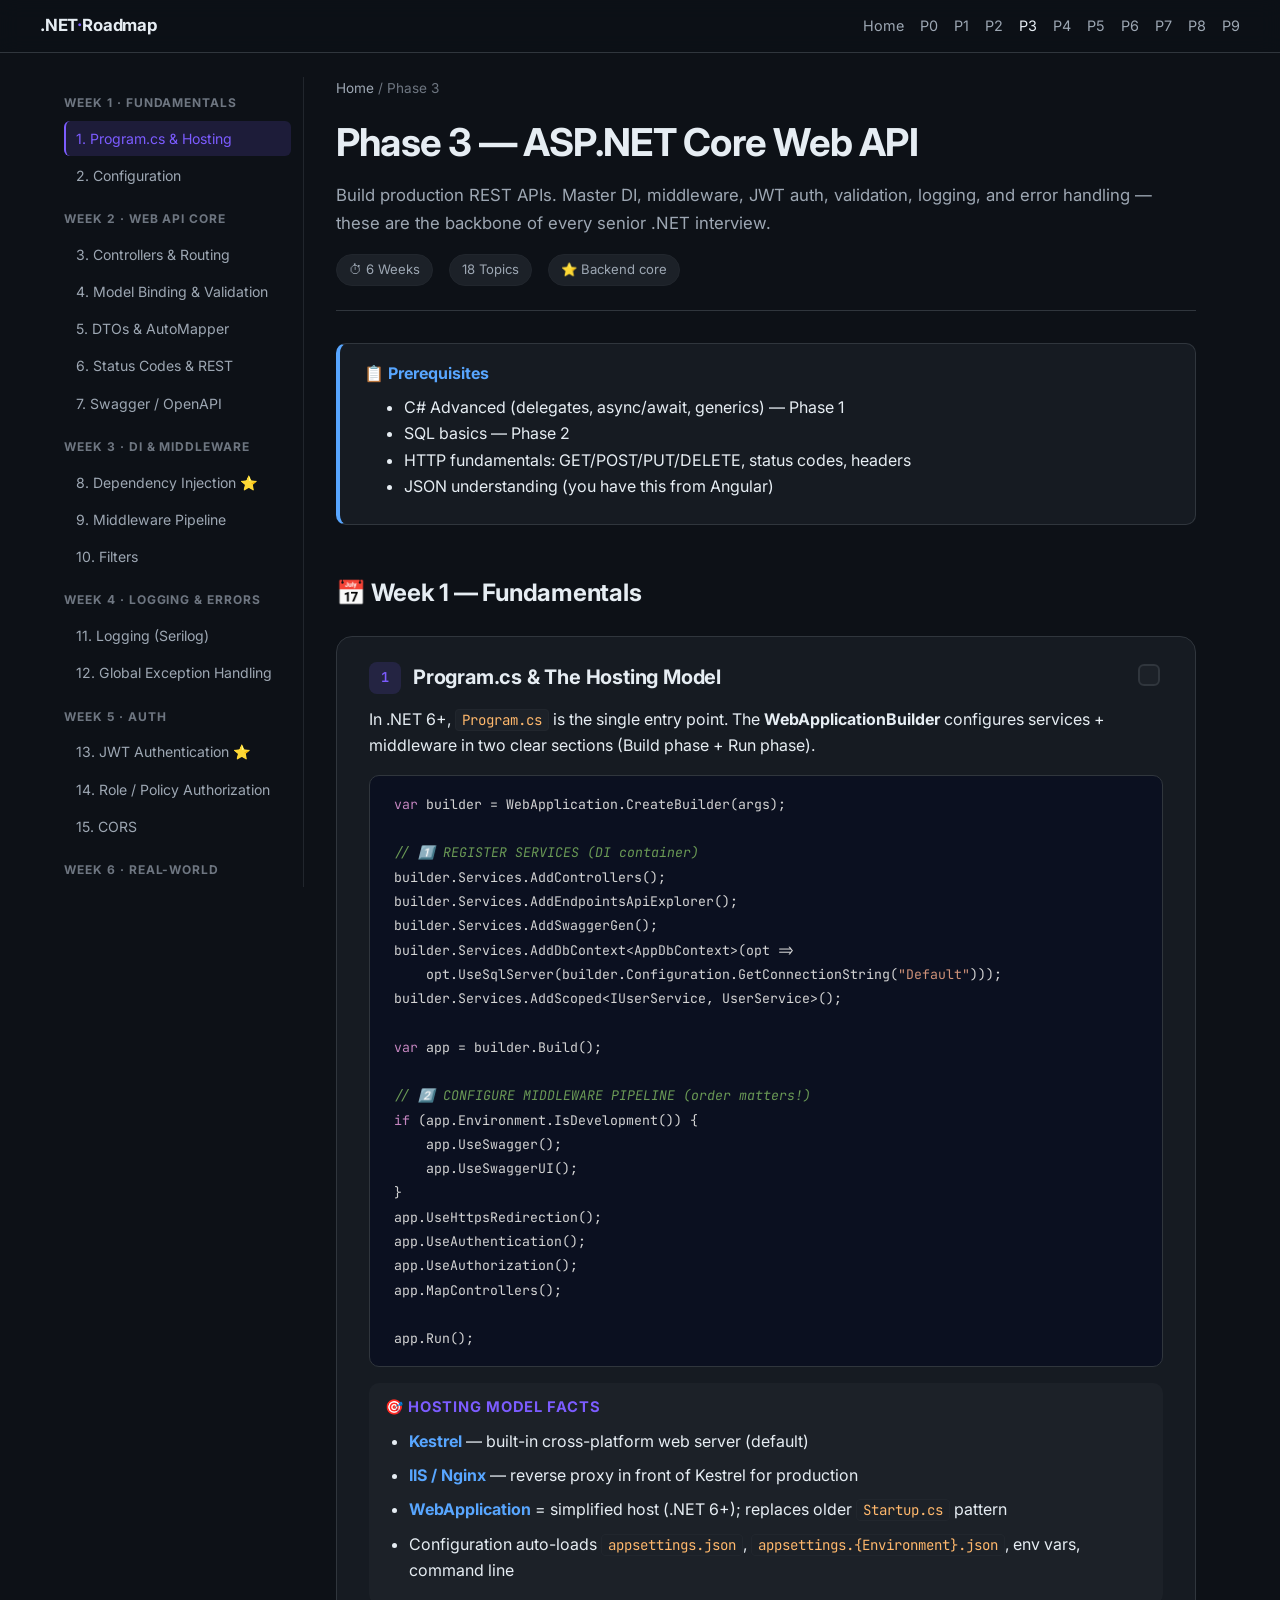
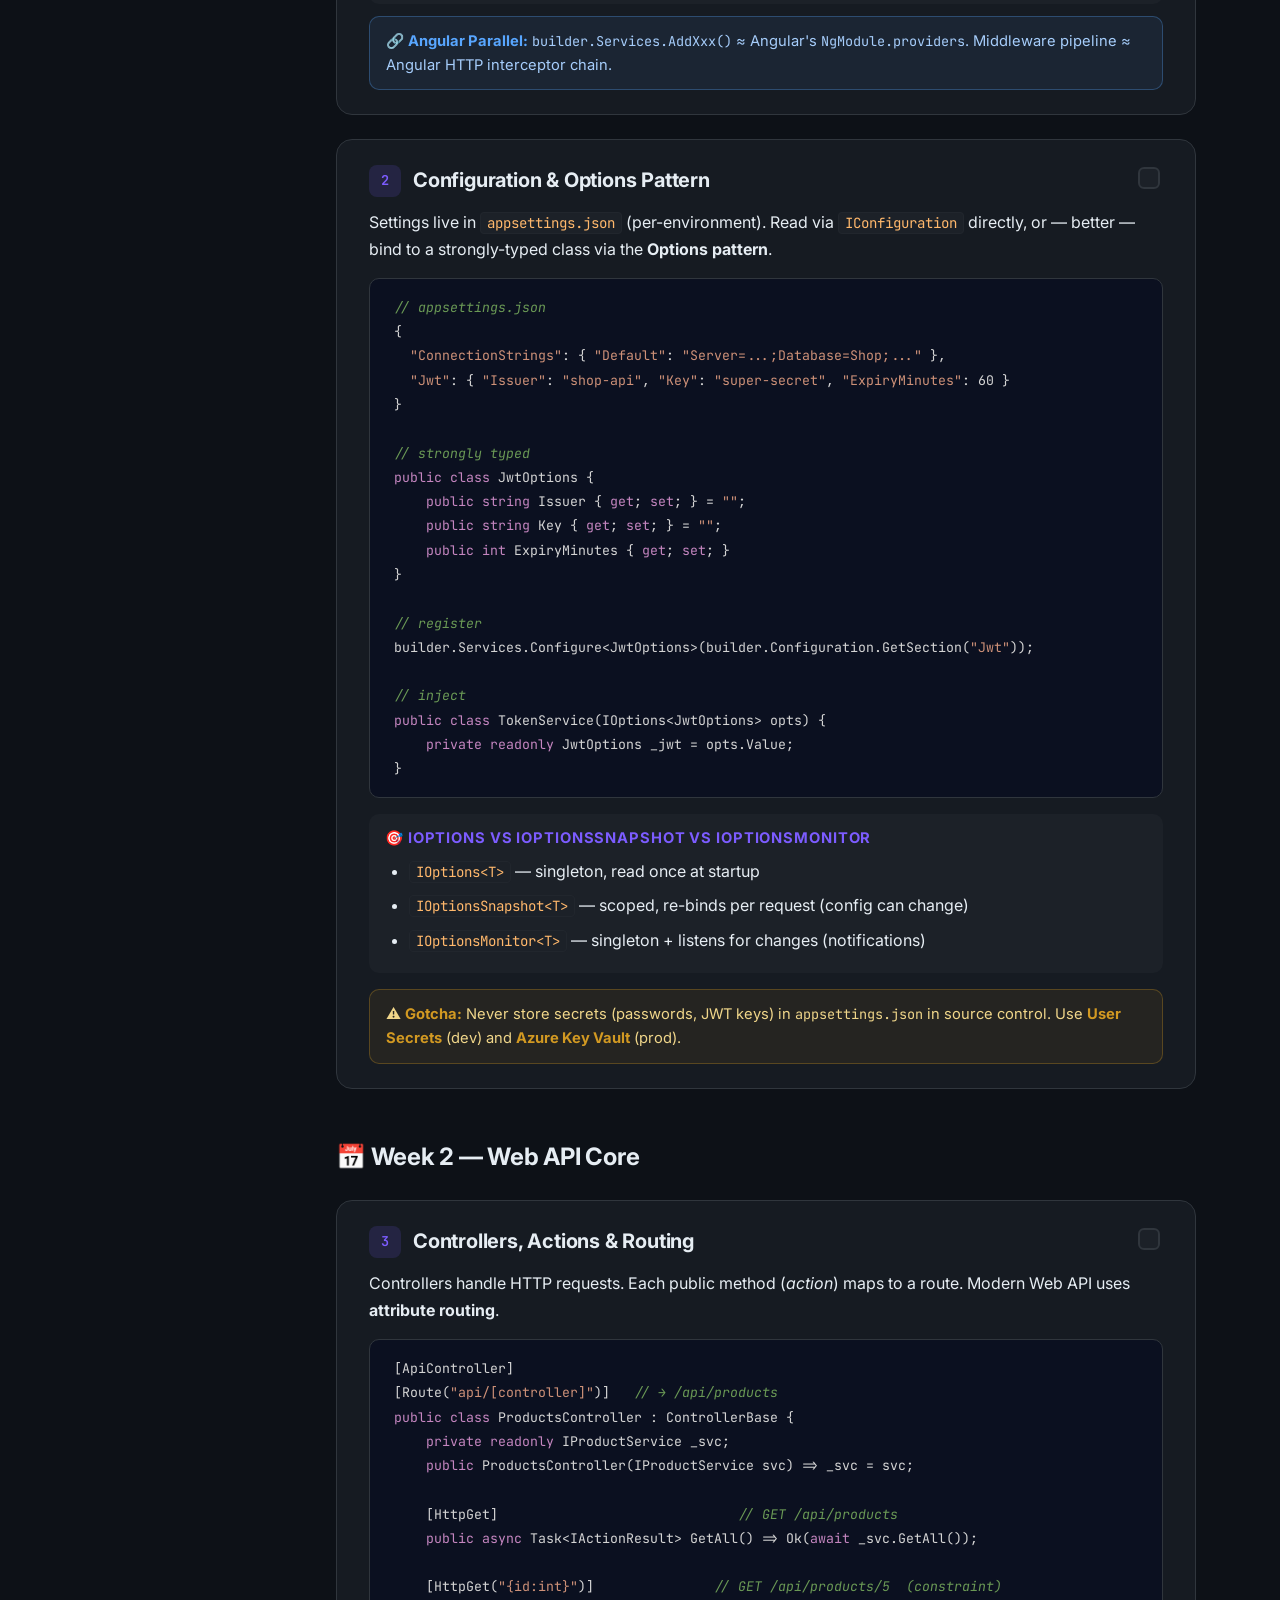
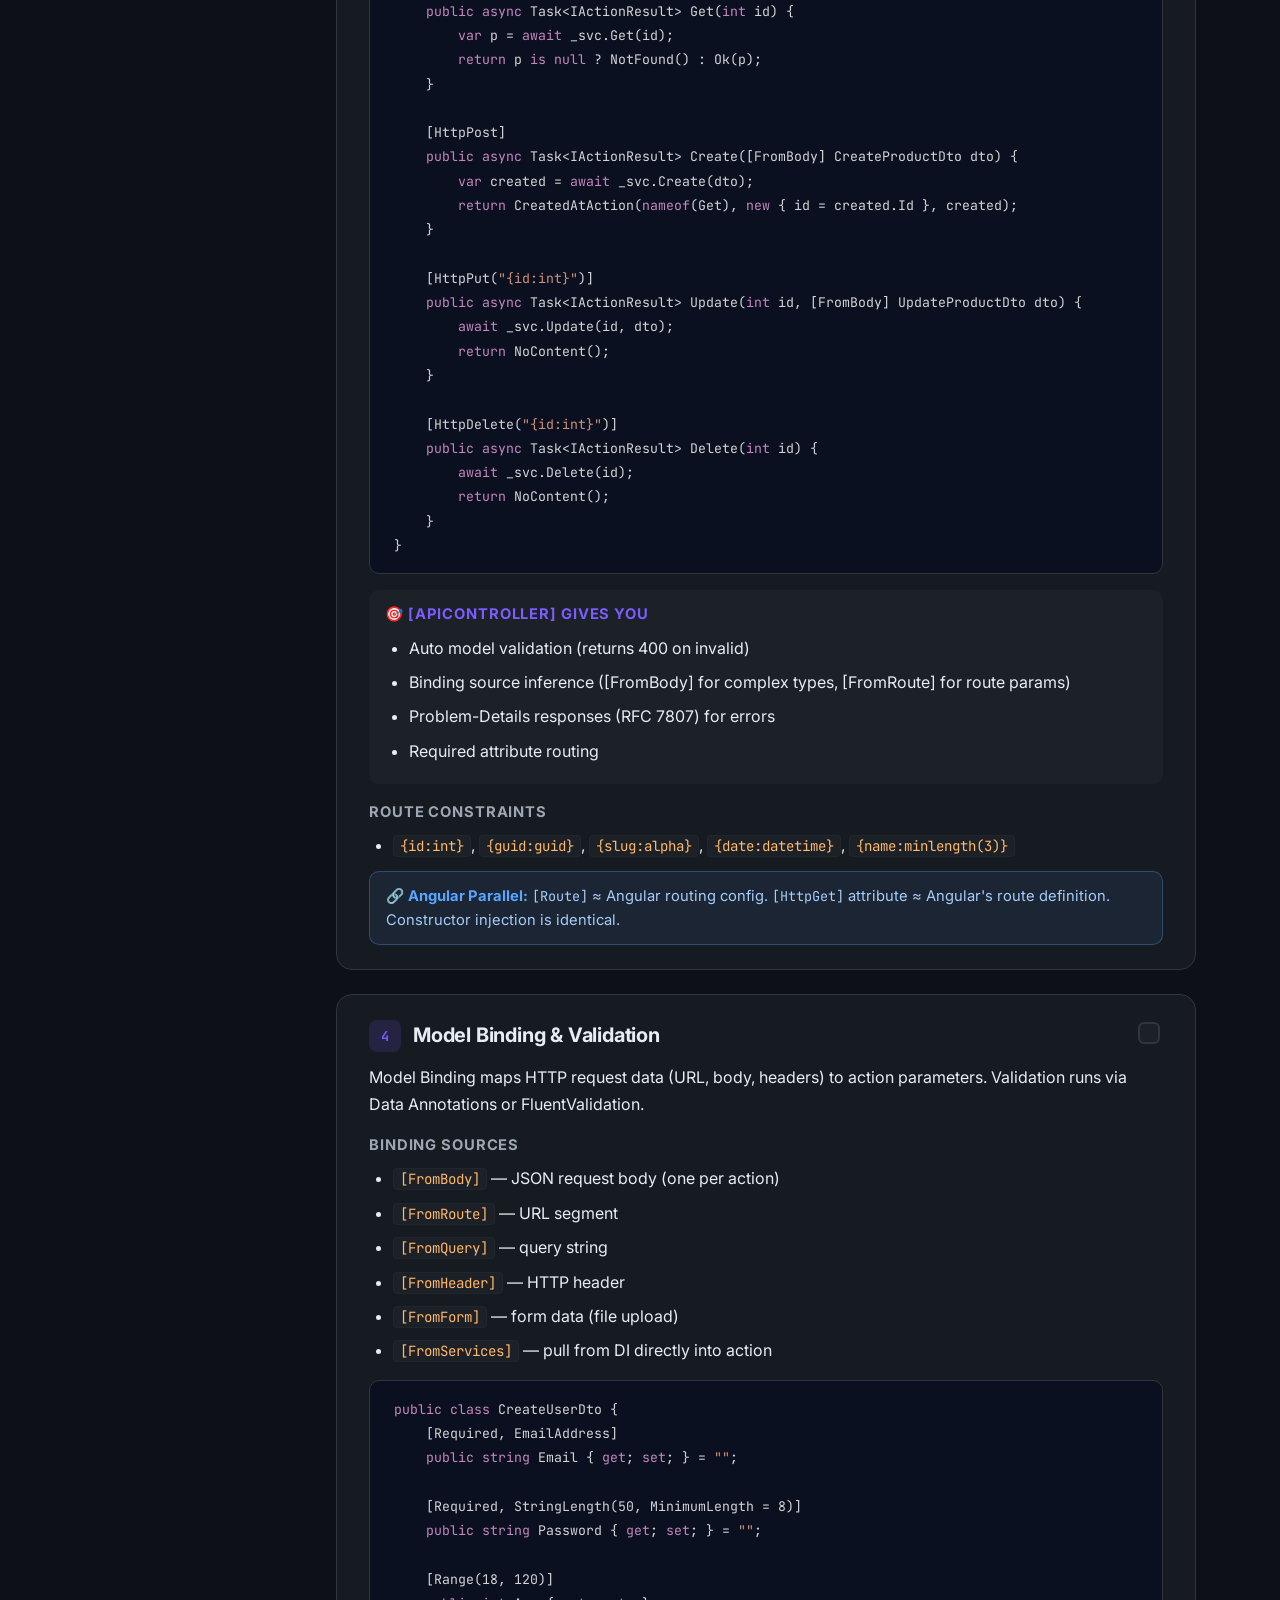
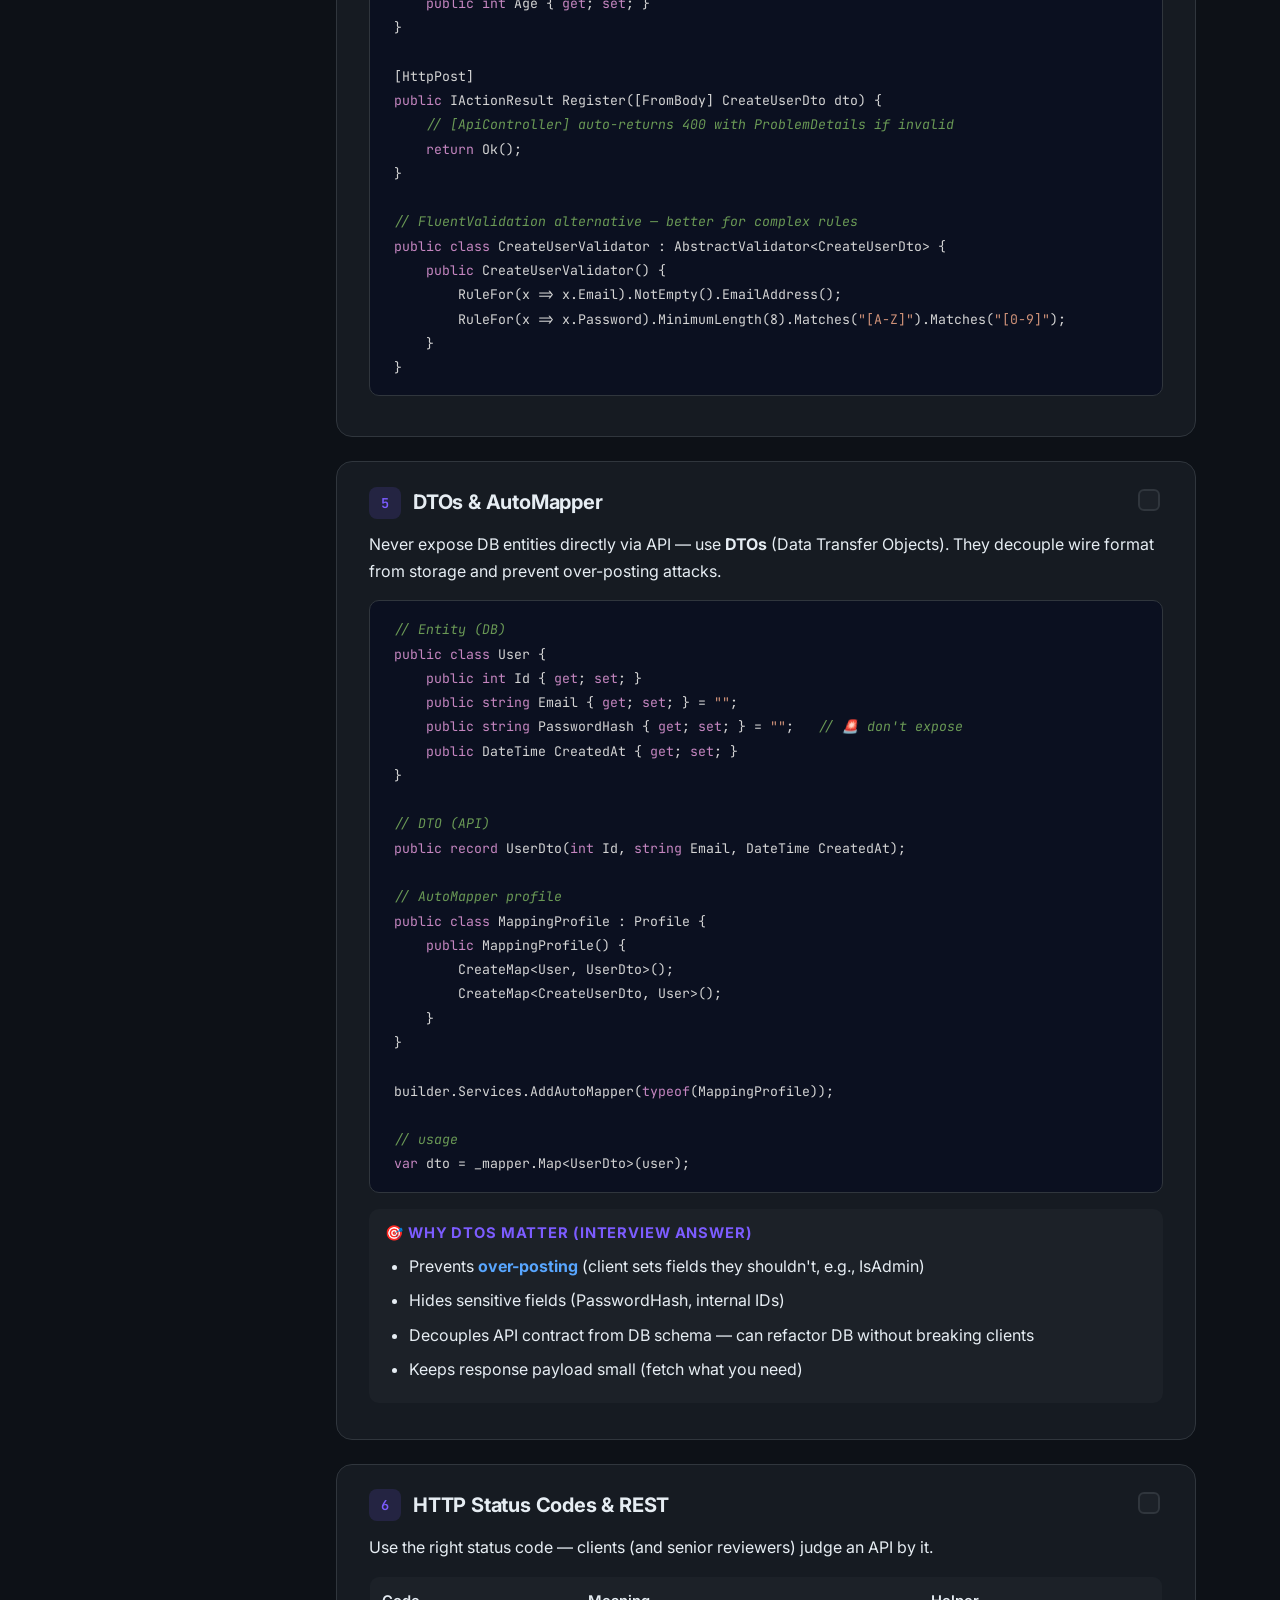
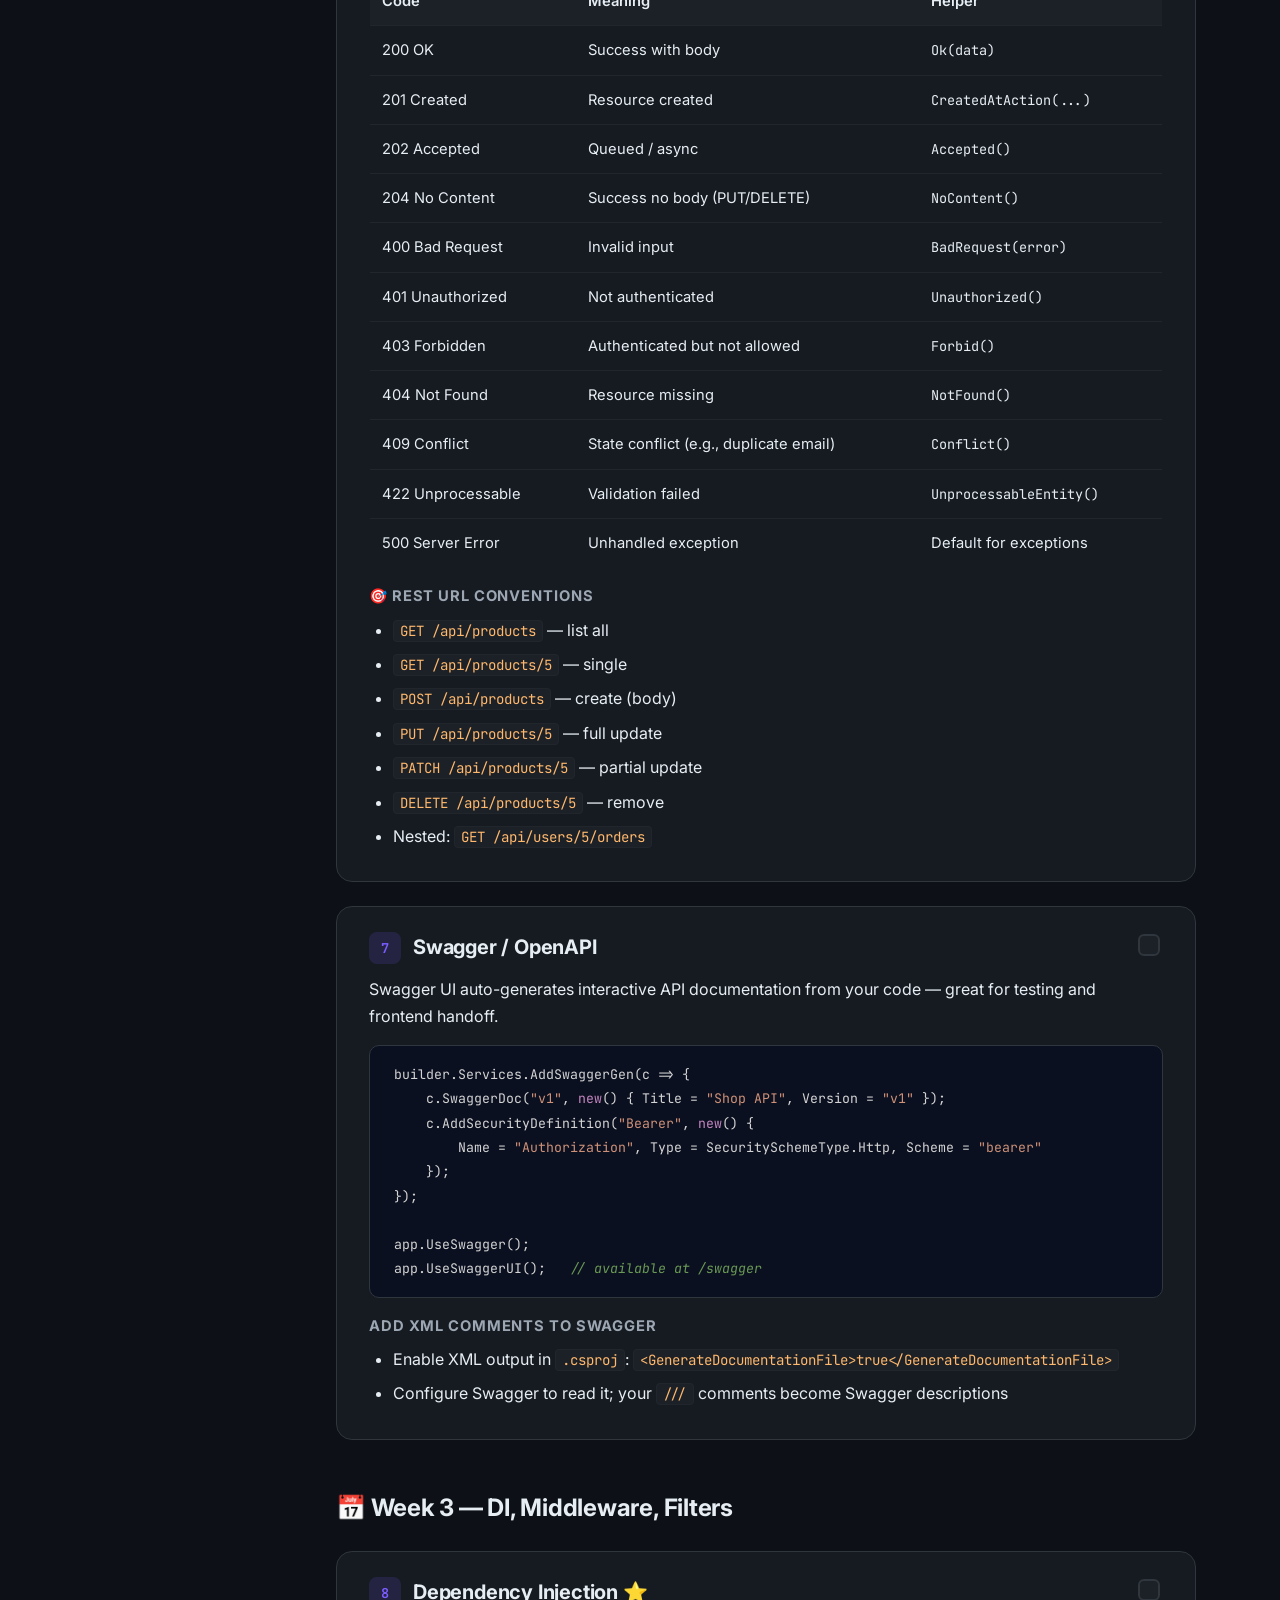
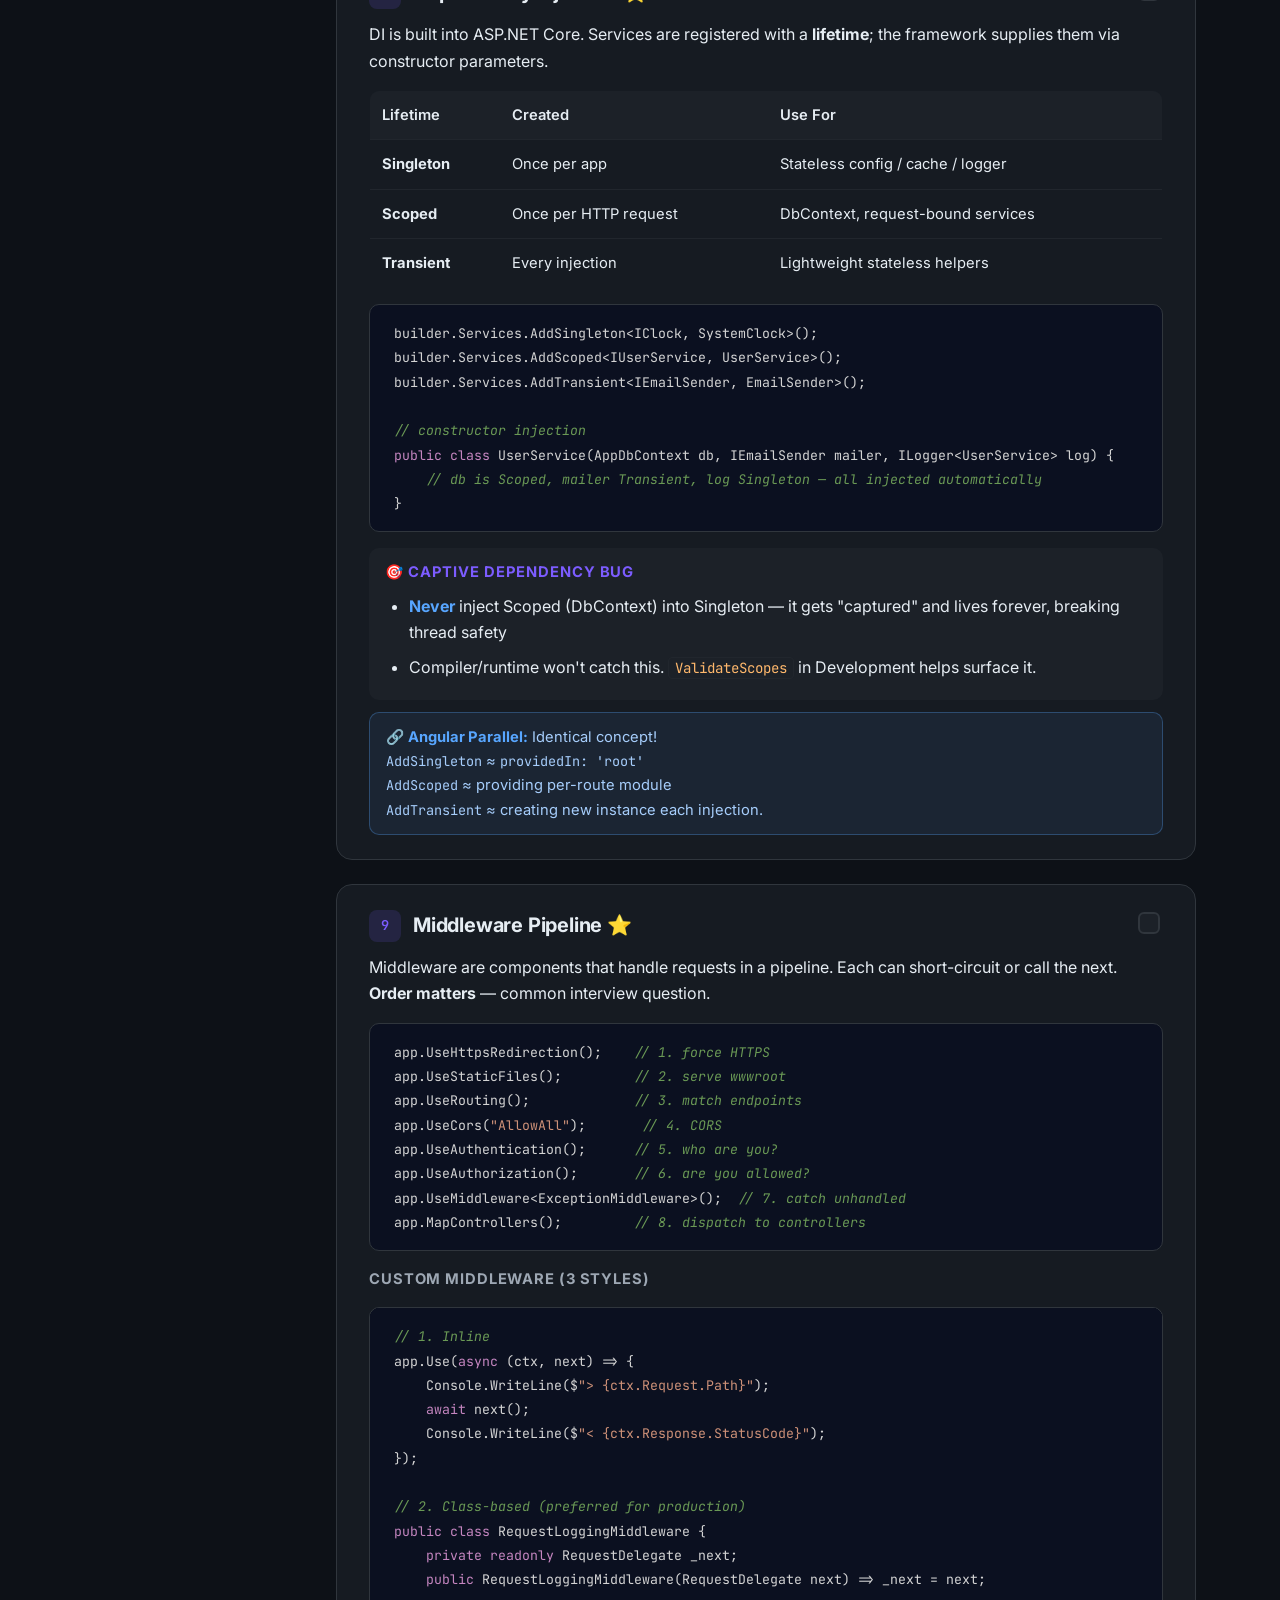
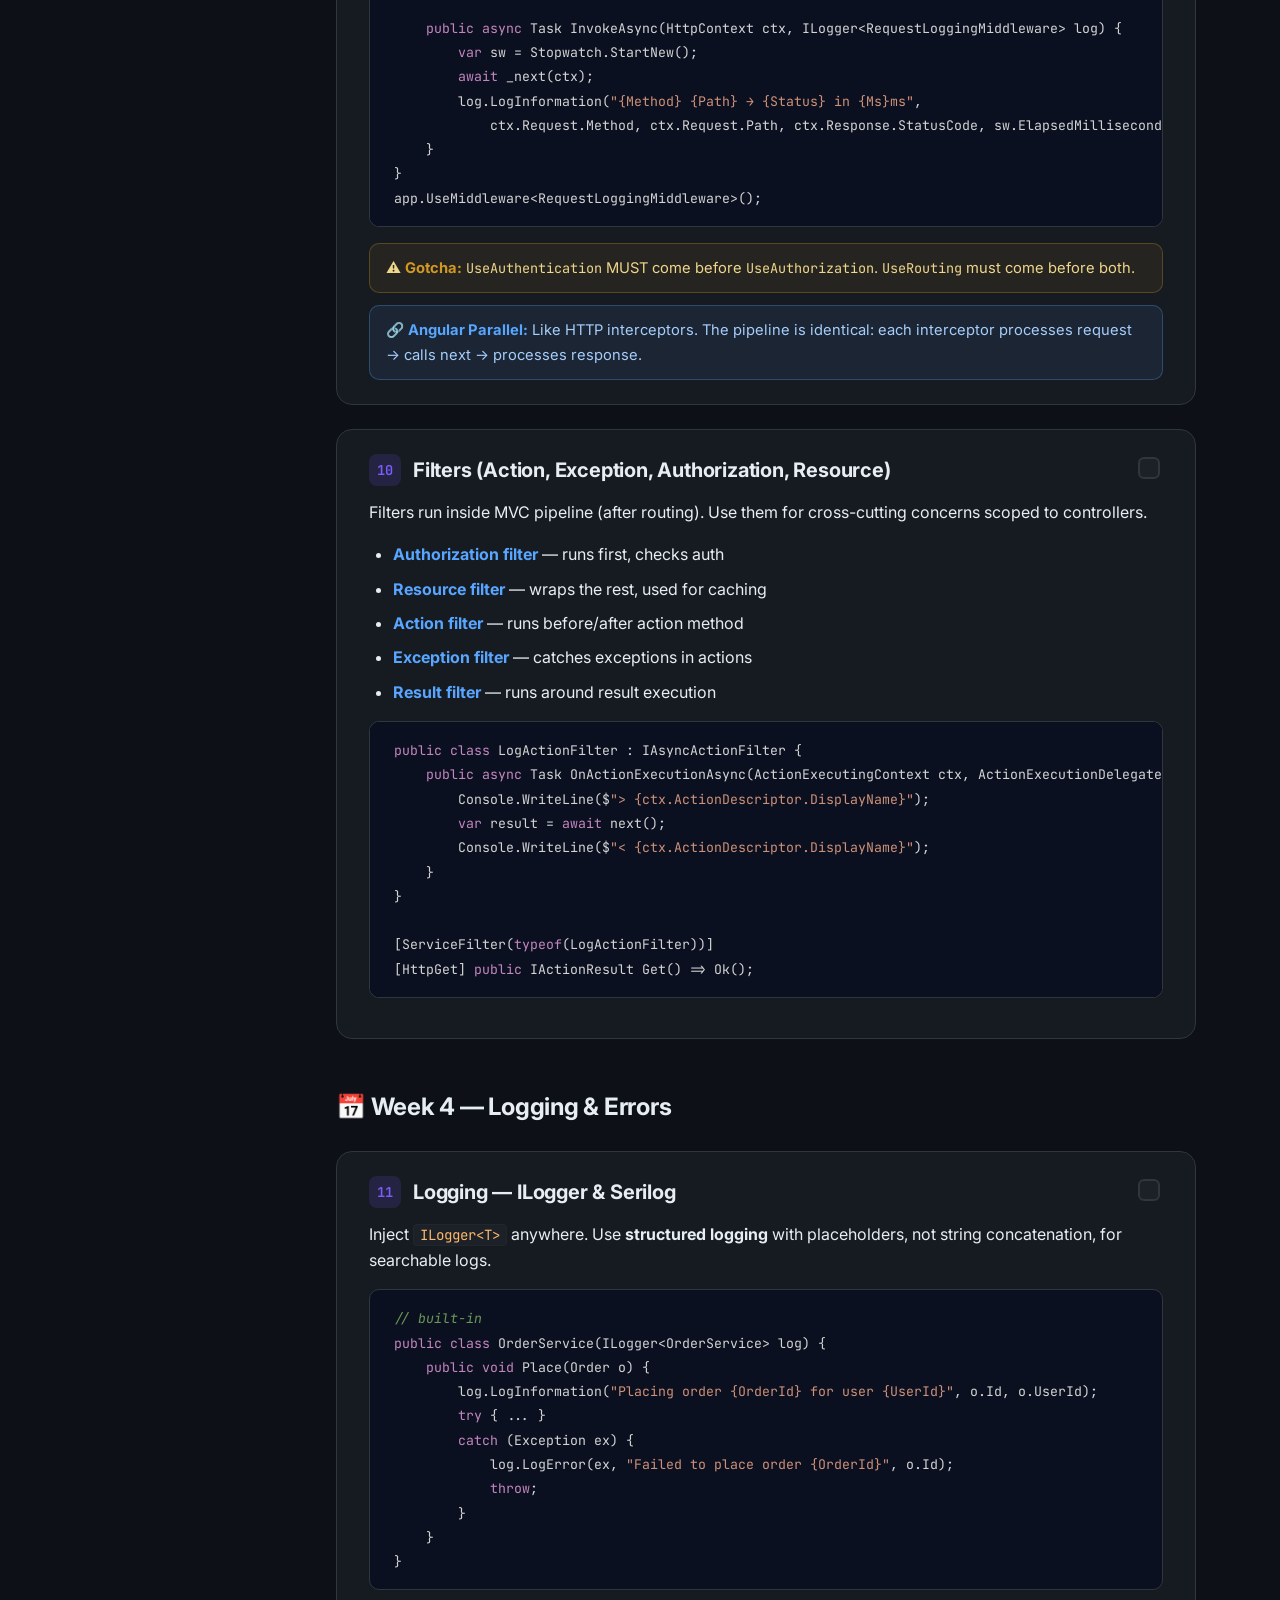
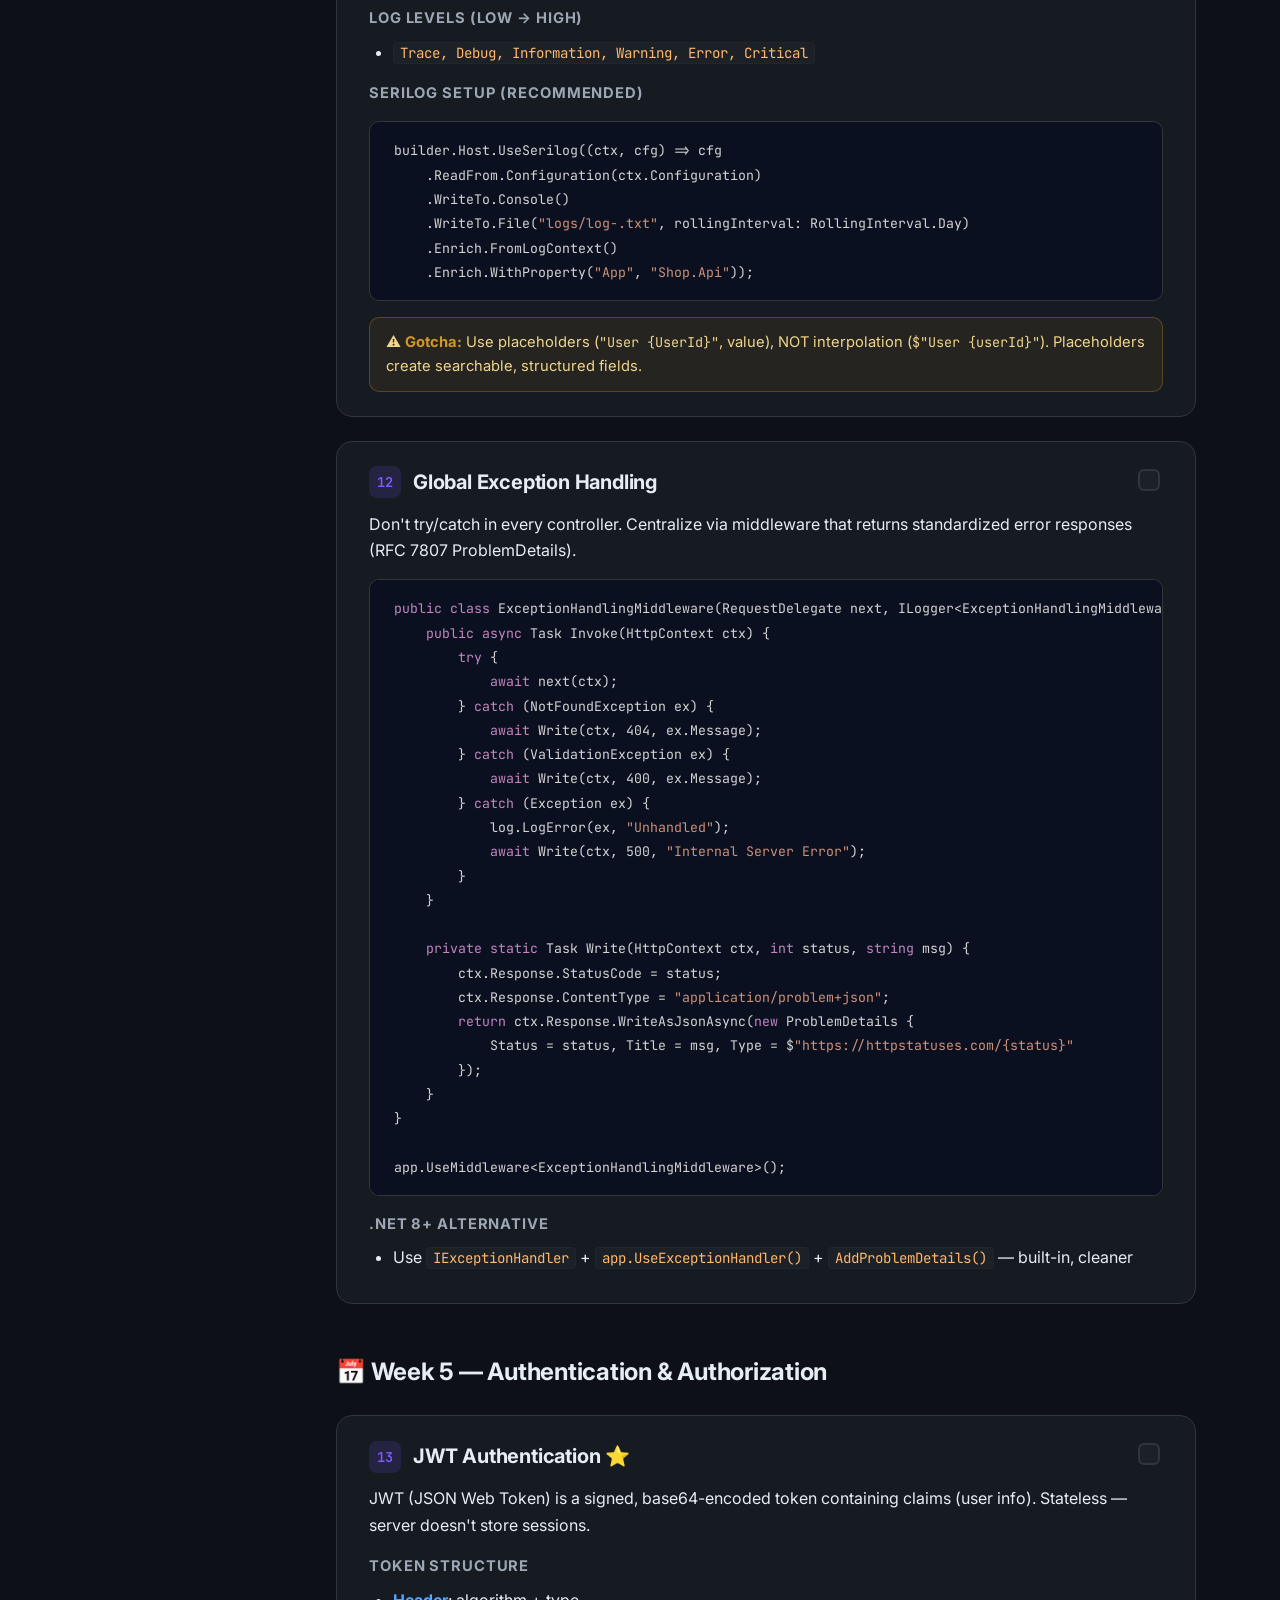
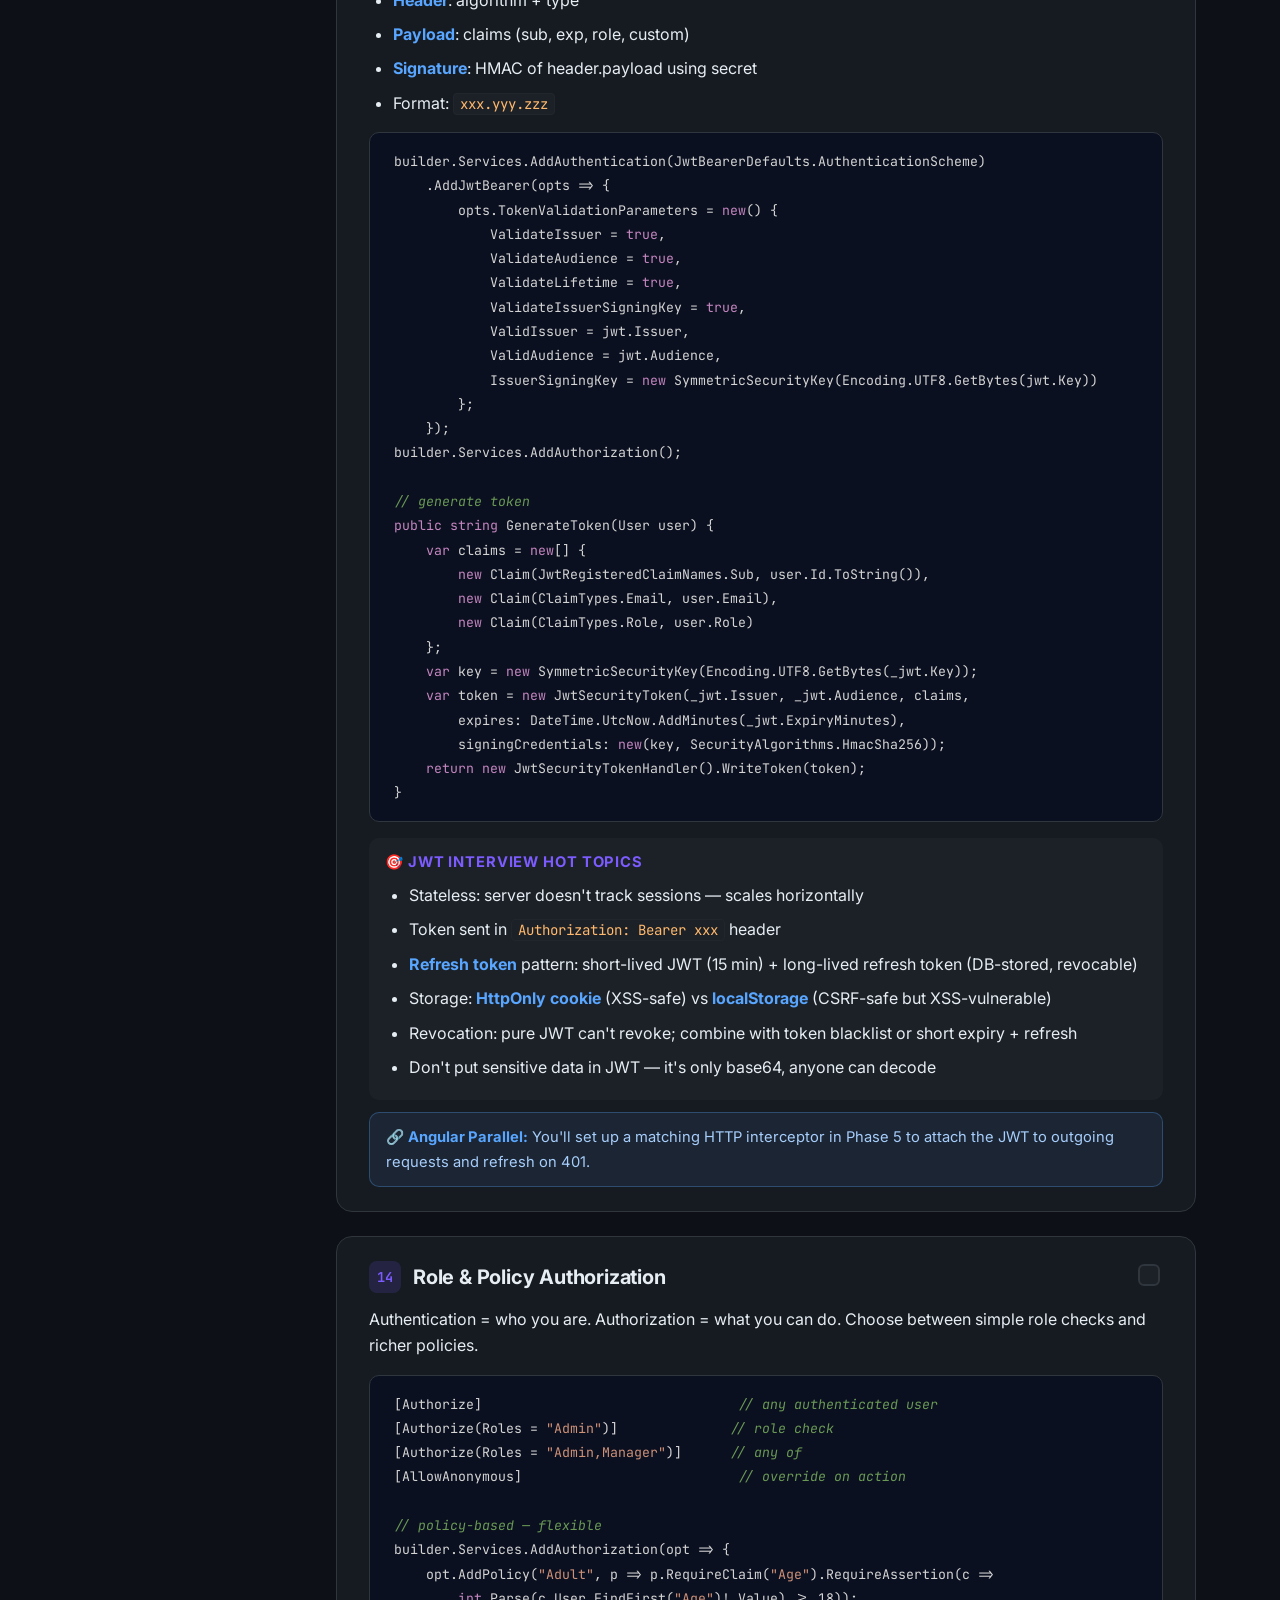
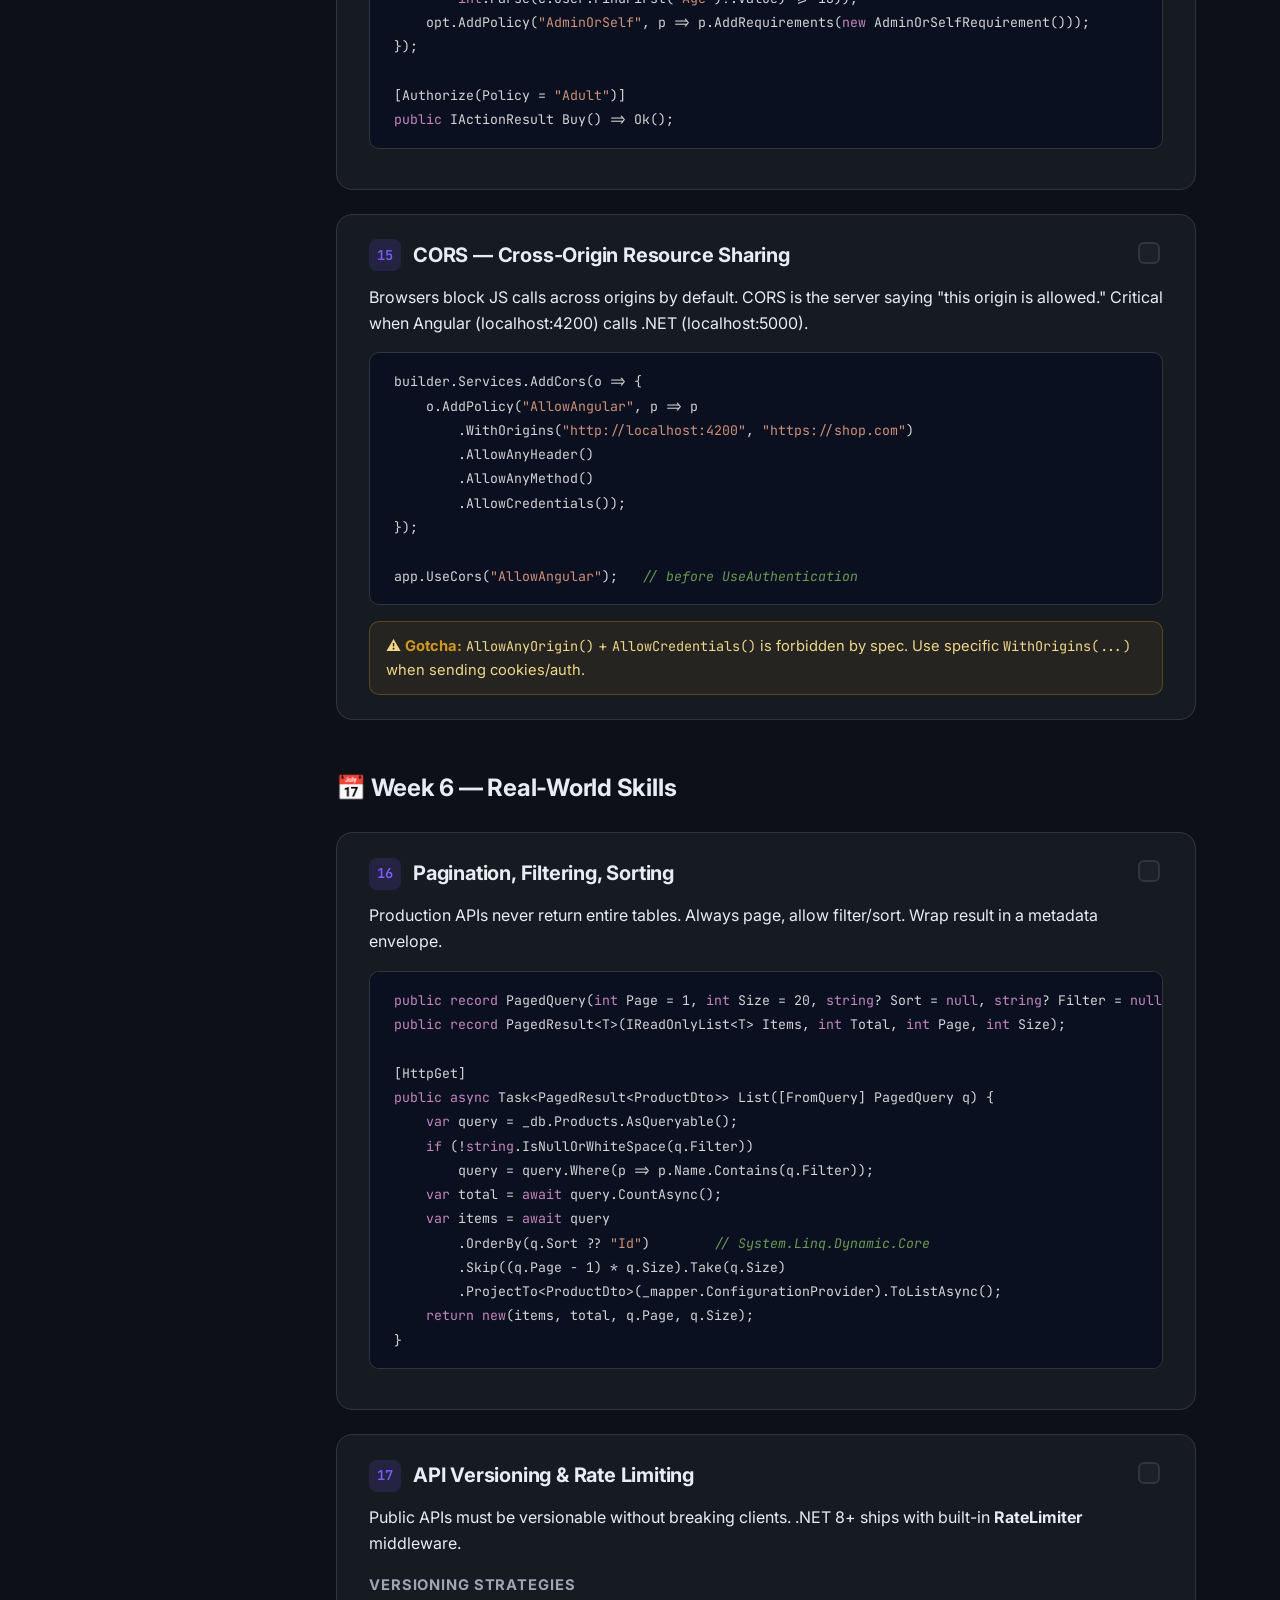
<file: phases/phase-3-aspnet-core.html>
<!DOCTYPE html>
<html lang="en">
<head>
<meta charset="UTF-8" />
<meta name="viewport" content="width=device-width,initial-scale=1.0" />
<title>Phase 3 — ASP.NET Core Web API | .NET Roadmap</title>
<link rel="preconnect" href="https://fonts.googleapis.com">
<link rel="preconnect" href="https://fonts.gstatic.com" crossorigin>
<link href="https://fonts.googleapis.com/css2?family=Inter:wght@400;500;600;700&family=JetBrains+Mono:wght@400;500&display=swap" rel="stylesheet">
<link rel="stylesheet" href="../styles/global.css" />
</head>
<body data-phase="3">

<nav class="topnav">
  <div class="topnav__inner">
    <div class="brand"><a href="../index.html" style="color:inherit">.NET<span class="dot">·</span>Roadmap</a></div>
    <div class="topnav__links">
      <a href="../index.html">Home</a>
      <a href="phase-0-foundation.html">P0</a>
      <a href="phase-1-csharp.html">P1</a>
      <a href="phase-2-sql.html">P2</a>
      <a href="phase-3-aspnet-core.html" class="active">P3</a>
      <a href="phase-4-ef-core.html">P4</a>
      <a href="phase-5-angular-integration.html">P5</a>
      <a href="phase-6-system-design.html">P6</a>
      <a href="phase-7-devops-azure.html">P7</a>
      <a href="phase-8-projects.html">P8</a>
      <a href="phase-9-interview.html">P9</a>
    </div>
  </div>
</nav>

<div class="phase-page">
  <aside class="sidebar">
    <h4>Week 1 · Fundamentals</h4>
    <ul>
      <li><a href="#program-cs">1. Program.cs & Hosting</a></li>
      <li><a href="#config">2. Configuration</a></li>
    </ul>
    <h4>Week 2 · Web API Core</h4>
    <ul>
      <li><a href="#controllers">3. Controllers & Routing</a></li>
      <li><a href="#binding">4. Model Binding & Validation</a></li>
      <li><a href="#dto">5. DTOs & AutoMapper</a></li>
      <li><a href="#status">6. Status Codes & REST</a></li>
      <li><a href="#swagger">7. Swagger / OpenAPI</a></li>
    </ul>
    <h4>Week 3 · DI & Middleware</h4>
    <ul>
      <li><a href="#di">8. Dependency Injection ⭐</a></li>
      <li><a href="#middleware">9. Middleware Pipeline</a></li>
      <li><a href="#filters">10. Filters</a></li>
    </ul>
    <h4>Week 4 · Logging & Errors</h4>
    <ul>
      <li><a href="#logging">11. Logging (Serilog)</a></li>
      <li><a href="#exceptions">12. Global Exception Handling</a></li>
    </ul>
    <h4>Week 5 · Auth</h4>
    <ul>
      <li><a href="#jwt">13. JWT Authentication ⭐</a></li>
      <li><a href="#authz">14. Role / Policy Authorization</a></li>
      <li><a href="#cors">15. CORS</a></li>
    </ul>
    <h4>Week 6 · Real-World</h4>
    <ul>
      <li><a href="#paging">16. Pagination, Filter, Sort</a></li>
      <li><a href="#versioning">17. API Versioning, Rate Limit</a></li>
      <li><a href="#bg">18. Background Services</a></li>
    </ul>
    <h4>Sections</h4>
    <ul>
      <li><a href="#qa">Interview Q&A</a></li>
      <li><a href="#mistakes">Common Mistakes</a></li>
    </ul>
  </aside>

  <main class="content">
    <div class="breadcrumb"><a href="../index.html">Home</a> / Phase 3</div>

    <header class="phase-header">
      <h1>Phase 3 — ASP.NET Core Web API</h1>
      <p class="lede">Build production REST APIs. Master DI, middleware, JWT auth, validation, logging, and error handling — these are the backbone of every senior .NET interview.</p>
      <div class="phase-meta">
        <span class="pill">⏱ 6 Weeks</span>
        <span class="pill">18 Topics</span>
        <span class="pill">⭐ Backend core</span>
      </div>
    </header>

    <div class="callout callout--prereq">
      <h3>📋 Prerequisites</h3>
      <ul>
        <li>C# Advanced (delegates, async/await, generics) — Phase 1</li>
        <li>SQL basics — Phase 2</li>
        <li>HTTP fundamentals: GET/POST/PUT/DELETE, status codes, headers</li>
        <li>JSON understanding (you have this from Angular)</li>
      </ul>
    </div>

    <h2 class="section-title">📅 Week 1 — Fundamentals</h2>

    <section class="topic" id="program-cs">
      <div class="topic__check"><input type="checkbox" data-topic="0" /></div>
      <h3><span class="num">1</span> Program.cs & The Hosting Model</h3>
      <p class="concept">In .NET 6+, <code>Program.cs</code> is the single entry point. The <strong>WebApplicationBuilder</strong> configures services + middleware in two clear sections (Build phase + Run phase).</p>

      <pre><code><span class="kw">var</span> builder = WebApplication.CreateBuilder(args);

<span class="com">// 1️⃣ REGISTER SERVICES (DI container)</span>
builder.Services.AddControllers();
builder.Services.AddEndpointsApiExplorer();
builder.Services.AddSwaggerGen();
builder.Services.AddDbContext&lt;AppDbContext&gt;(opt =&gt;
    opt.UseSqlServer(builder.Configuration.GetConnectionString(<span class="str">"Default"</span>)));
builder.Services.AddScoped&lt;IUserService, UserService&gt;();

<span class="kw">var</span> app = builder.Build();

<span class="com">// 2️⃣ CONFIGURE MIDDLEWARE PIPELINE (order matters!)</span>
<span class="kw">if</span> (app.Environment.IsDevelopment()) {
    app.UseSwagger();
    app.UseSwaggerUI();
}
app.UseHttpsRedirection();
app.UseAuthentication();
app.UseAuthorization();
app.MapControllers();

app.Run();</code></pre>

      <div class="interview">
        <h4>🎯 Hosting Model Facts</h4>
        <ul>
          <li><strong>Kestrel</strong> — built-in cross-platform web server (default)</li>
          <li><strong>IIS / Nginx</strong> — reverse proxy in front of Kestrel for production</li>
          <li><strong>WebApplication</strong> = simplified host (.NET 6+); replaces older <code>Startup.cs</code> pattern</li>
          <li>Configuration auto-loads <code>appsettings.json</code>, <code>appsettings.{Environment}.json</code>, env vars, command line</li>
        </ul>
      </div>

      <div class="angular-bridge">🔗 <strong>Angular Parallel:</strong> <code>builder.Services.AddXxx()</code> ≈ Angular's <code>NgModule.providers</code>. Middleware pipeline ≈ Angular HTTP interceptor chain.</div>
    </section>

    <section class="topic" id="config">
      <div class="topic__check"><input type="checkbox" data-topic="1" /></div>
      <h3><span class="num">2</span> Configuration & Options Pattern</h3>
      <p class="concept">Settings live in <code>appsettings.json</code> (per-environment). Read via <code>IConfiguration</code> directly, or — better — bind to a strongly-typed class via the <strong>Options pattern</strong>.</p>

      <pre><code><span class="com">// appsettings.json</span>
{
  <span class="str">"ConnectionStrings"</span>: { <span class="str">"Default"</span>: <span class="str">"Server=...;Database=Shop;..."</span> },
  <span class="str">"Jwt"</span>: { <span class="str">"Issuer"</span>: <span class="str">"shop-api"</span>, <span class="str">"Key"</span>: <span class="str">"super-secret"</span>, <span class="str">"ExpiryMinutes"</span>: 60 }
}

<span class="com">// strongly typed</span>
<span class="kw">public class</span> JwtOptions {
    <span class="kw">public string</span> Issuer { <span class="kw">get</span>; <span class="kw">set</span>; } = <span class="str">""</span>;
    <span class="kw">public string</span> Key { <span class="kw">get</span>; <span class="kw">set</span>; } = <span class="str">""</span>;
    <span class="kw">public int</span> ExpiryMinutes { <span class="kw">get</span>; <span class="kw">set</span>; }
}

<span class="com">// register</span>
builder.Services.Configure&lt;JwtOptions&gt;(builder.Configuration.GetSection(<span class="str">"Jwt"</span>));

<span class="com">// inject</span>
<span class="kw">public class</span> TokenService(IOptions&lt;JwtOptions&gt; opts) {
    <span class="kw">private readonly</span> JwtOptions _jwt = opts.Value;
}</code></pre>

      <div class="interview">
        <h4>🎯 IOptions vs IOptionsSnapshot vs IOptionsMonitor</h4>
        <ul>
          <li><code>IOptions&lt;T&gt;</code> — singleton, read once at startup</li>
          <li><code>IOptionsSnapshot&lt;T&gt;</code> — scoped, re-binds per request (config can change)</li>
          <li><code>IOptionsMonitor&lt;T&gt;</code> — singleton + listens for changes (notifications)</li>
        </ul>
      </div>

      <div class="gotcha">⚠️ <strong>Gotcha:</strong> Never store secrets (passwords, JWT keys) in <code>appsettings.json</code> in source control. Use <strong>User Secrets</strong> (dev) and <strong>Azure Key Vault</strong> (prod).</div>
    </section>

    <h2 class="section-title">📅 Week 2 — Web API Core</h2>

    <section class="topic" id="controllers">
      <div class="topic__check"><input type="checkbox" data-topic="2" /></div>
      <h3><span class="num">3</span> Controllers, Actions & Routing</h3>
      <p class="concept">Controllers handle HTTP requests. Each public method (<em>action</em>) maps to a route. Modern Web API uses <strong>attribute routing</strong>.</p>

      <pre><code>[ApiController]
[Route(<span class="str">"api/[controller]"</span>)]   <span class="com">// → /api/products</span>
<span class="kw">public class</span> ProductsController : ControllerBase {
    <span class="kw">private readonly</span> IProductService _svc;
    <span class="kw">public</span> ProductsController(IProductService svc) =&gt; _svc = svc;

    [HttpGet]                              <span class="com">// GET /api/products</span>
    <span class="kw">public async</span> Task&lt;IActionResult&gt; GetAll() =&gt; Ok(<span class="kw">await</span> _svc.GetAll());

    [HttpGet(<span class="str">"{id:int}"</span>)]               <span class="com">// GET /api/products/5  (constraint)</span>
    <span class="kw">public async</span> Task&lt;IActionResult&gt; Get(<span class="kw">int</span> id) {
        <span class="kw">var</span> p = <span class="kw">await</span> _svc.Get(id);
        <span class="kw">return</span> p <span class="kw">is null</span> ? NotFound() : Ok(p);
    }

    [HttpPost]
    <span class="kw">public async</span> Task&lt;IActionResult&gt; Create([FromBody] CreateProductDto dto) {
        <span class="kw">var</span> created = <span class="kw">await</span> _svc.Create(dto);
        <span class="kw">return</span> CreatedAtAction(<span class="kw">nameof</span>(Get), <span class="kw">new</span> { id = created.Id }, created);
    }

    [HttpPut(<span class="str">"{id:int}"</span>)]
    <span class="kw">public async</span> Task&lt;IActionResult&gt; Update(<span class="kw">int</span> id, [FromBody] UpdateProductDto dto) {
        <span class="kw">await</span> _svc.Update(id, dto);
        <span class="kw">return</span> NoContent();
    }

    [HttpDelete(<span class="str">"{id:int}"</span>)]
    <span class="kw">public async</span> Task&lt;IActionResult&gt; Delete(<span class="kw">int</span> id) {
        <span class="kw">await</span> _svc.Delete(id);
        <span class="kw">return</span> NoContent();
    }
}</code></pre>

      <div class="interview">
        <h4>🎯 [ApiController] gives you</h4>
        <ul>
          <li>Auto model validation (returns 400 on invalid)</li>
          <li>Binding source inference ([FromBody] for complex types, [FromRoute] for route params)</li>
          <li>Problem-Details responses (RFC 7807) for errors</li>
          <li>Required attribute routing</li>
        </ul>
      </div>

      <h4>Route Constraints</h4>
      <ul>
        <li><code>{id:int}</code>, <code>{guid:guid}</code>, <code>{slug:alpha}</code>, <code>{date:datetime}</code>, <code>{name:minlength(3)}</code></li>
      </ul>

      <div class="angular-bridge">🔗 <strong>Angular Parallel:</strong> <code>[Route]</code> ≈ Angular routing config. <code>[HttpGet]</code> attribute ≈ Angular's route definition. Constructor injection is identical.</div>
    </section>

    <section class="topic" id="binding">
      <div class="topic__check"><input type="checkbox" data-topic="3" /></div>
      <h3><span class="num">4</span> Model Binding & Validation</h3>
      <p class="concept">Model Binding maps HTTP request data (URL, body, headers) to action parameters. Validation runs via Data Annotations or FluentValidation.</p>

      <h4>Binding Sources</h4>
      <ul>
        <li><code>[FromBody]</code> — JSON request body (one per action)</li>
        <li><code>[FromRoute]</code> — URL segment</li>
        <li><code>[FromQuery]</code> — query string</li>
        <li><code>[FromHeader]</code> — HTTP header</li>
        <li><code>[FromForm]</code> — form data (file upload)</li>
        <li><code>[FromServices]</code> — pull from DI directly into action</li>
      </ul>

      <pre><code><span class="kw">public class</span> CreateUserDto {
    [Required, EmailAddress]
    <span class="kw">public string</span> Email { <span class="kw">get</span>; <span class="kw">set</span>; } = <span class="str">""</span>;

    [Required, StringLength(50, MinimumLength = 8)]
    <span class="kw">public string</span> Password { <span class="kw">get</span>; <span class="kw">set</span>; } = <span class="str">""</span>;

    [Range(18, 120)]
    <span class="kw">public int</span> Age { <span class="kw">get</span>; <span class="kw">set</span>; }
}

[HttpPost]
<span class="kw">public</span> IActionResult Register([FromBody] CreateUserDto dto) {
    <span class="com">// [ApiController] auto-returns 400 with ProblemDetails if invalid</span>
    <span class="kw">return</span> Ok();
}

<span class="com">// FluentValidation alternative — better for complex rules</span>
<span class="kw">public class</span> CreateUserValidator : AbstractValidator&lt;CreateUserDto&gt; {
    <span class="kw">public</span> CreateUserValidator() {
        RuleFor(x =&gt; x.Email).NotEmpty().EmailAddress();
        RuleFor(x =&gt; x.Password).MinimumLength(8).Matches(<span class="str">"[A-Z]"</span>).Matches(<span class="str">"[0-9]"</span>);
    }
}</code></pre>
    </section>

    <section class="topic" id="dto">
      <div class="topic__check"><input type="checkbox" data-topic="4" /></div>
      <h3><span class="num">5</span> DTOs & AutoMapper</h3>
      <p class="concept">Never expose DB entities directly via API — use <strong>DTOs</strong> (Data Transfer Objects). They decouple wire format from storage and prevent over-posting attacks.</p>

      <pre><code><span class="com">// Entity (DB)</span>
<span class="kw">public class</span> User {
    <span class="kw">public int</span> Id { <span class="kw">get</span>; <span class="kw">set</span>; }
    <span class="kw">public string</span> Email { <span class="kw">get</span>; <span class="kw">set</span>; } = <span class="str">""</span>;
    <span class="kw">public string</span> PasswordHash { <span class="kw">get</span>; <span class="kw">set</span>; } = <span class="str">""</span>;   <span class="com">// 🚨 don't expose</span>
    <span class="kw">public</span> DateTime CreatedAt { <span class="kw">get</span>; <span class="kw">set</span>; }
}

<span class="com">// DTO (API)</span>
<span class="kw">public record</span> UserDto(<span class="kw">int</span> Id, <span class="kw">string</span> Email, DateTime CreatedAt);

<span class="com">// AutoMapper profile</span>
<span class="kw">public class</span> MappingProfile : Profile {
    <span class="kw">public</span> MappingProfile() {
        CreateMap&lt;User, UserDto&gt;();
        CreateMap&lt;CreateUserDto, User&gt;();
    }
}

builder.Services.AddAutoMapper(<span class="kw">typeof</span>(MappingProfile));

<span class="com">// usage</span>
<span class="kw">var</span> dto = _mapper.Map&lt;UserDto&gt;(user);</code></pre>

      <div class="interview">
        <h4>🎯 Why DTOs Matter (interview answer)</h4>
        <ul>
          <li>Prevents <strong>over-posting</strong> (client sets fields they shouldn't, e.g., IsAdmin)</li>
          <li>Hides sensitive fields (PasswordHash, internal IDs)</li>
          <li>Decouples API contract from DB schema — can refactor DB without breaking clients</li>
          <li>Keeps response payload small (fetch what you need)</li>
        </ul>
      </div>
    </section>

    <section class="topic" id="status">
      <div class="topic__check"><input type="checkbox" data-topic="5" /></div>
      <h3><span class="num">6</span> HTTP Status Codes & REST</h3>
      <p class="concept">Use the right status code — clients (and senior reviewers) judge an API by it.</p>

      <table>
        <thead><tr><th>Code</th><th>Meaning</th><th>Helper</th></tr></thead>
        <tbody>
          <tr><td>200 OK</td><td>Success with body</td><td><code>Ok(data)</code></td></tr>
          <tr><td>201 Created</td><td>Resource created</td><td><code>CreatedAtAction(...)</code></td></tr>
          <tr><td>202 Accepted</td><td>Queued / async</td><td><code>Accepted()</code></td></tr>
          <tr><td>204 No Content</td><td>Success no body (PUT/DELETE)</td><td><code>NoContent()</code></td></tr>
          <tr><td>400 Bad Request</td><td>Invalid input</td><td><code>BadRequest(error)</code></td></tr>
          <tr><td>401 Unauthorized</td><td>Not authenticated</td><td><code>Unauthorized()</code></td></tr>
          <tr><td>403 Forbidden</td><td>Authenticated but not allowed</td><td><code>Forbid()</code></td></tr>
          <tr><td>404 Not Found</td><td>Resource missing</td><td><code>NotFound()</code></td></tr>
          <tr><td>409 Conflict</td><td>State conflict (e.g., duplicate email)</td><td><code>Conflict()</code></td></tr>
          <tr><td>422 Unprocessable</td><td>Validation failed</td><td><code>UnprocessableEntity()</code></td></tr>
          <tr><td>500 Server Error</td><td>Unhandled exception</td><td>Default for exceptions</td></tr>
        </tbody>
      </table>

      <h4>🎯 REST URL Conventions</h4>
      <ul>
        <li><code>GET /api/products</code> — list all</li>
        <li><code>GET /api/products/5</code> — single</li>
        <li><code>POST /api/products</code> — create (body)</li>
        <li><code>PUT /api/products/5</code> — full update</li>
        <li><code>PATCH /api/products/5</code> — partial update</li>
        <li><code>DELETE /api/products/5</code> — remove</li>
        <li>Nested: <code>GET /api/users/5/orders</code></li>
      </ul>
    </section>

    <section class="topic" id="swagger">
      <div class="topic__check"><input type="checkbox" data-topic="6" /></div>
      <h3><span class="num">7</span> Swagger / OpenAPI</h3>
      <p class="concept">Swagger UI auto-generates interactive API documentation from your code — great for testing and frontend handoff.</p>

      <pre><code>builder.Services.AddSwaggerGen(c =&gt; {
    c.SwaggerDoc(<span class="str">"v1"</span>, <span class="kw">new</span>() { Title = <span class="str">"Shop API"</span>, Version = <span class="str">"v1"</span> });
    c.AddSecurityDefinition(<span class="str">"Bearer"</span>, <span class="kw">new</span>() {
        Name = <span class="str">"Authorization"</span>, Type = SecuritySchemeType.Http, Scheme = <span class="str">"bearer"</span>
    });
});

app.UseSwagger();
app.UseSwaggerUI();   <span class="com">// available at /swagger</span></code></pre>

      <h4>Add XML Comments to Swagger</h4>
      <ul>
        <li>Enable XML output in <code>.csproj</code>: <code>&lt;GenerateDocumentationFile&gt;true&lt;/GenerateDocumentationFile&gt;</code></li>
        <li>Configure Swagger to read it; your <code>///</code> comments become Swagger descriptions</li>
      </ul>
    </section>

    <h2 class="section-title">📅 Week 3 — DI, Middleware, Filters</h2>

    <section class="topic" id="di">
      <div class="topic__check"><input type="checkbox" data-topic="7" /></div>
      <h3><span class="num">8</span> Dependency Injection ⭐</h3>
      <p class="concept">DI is built into ASP.NET Core. Services are registered with a <strong>lifetime</strong>; the framework supplies them via constructor parameters.</p>

      <table>
        <thead><tr><th>Lifetime</th><th>Created</th><th>Use For</th></tr></thead>
        <tbody>
          <tr><td><strong>Singleton</strong></td><td>Once per app</td><td>Stateless config / cache / logger</td></tr>
          <tr><td><strong>Scoped</strong></td><td>Once per HTTP request</td><td>DbContext, request-bound services</td></tr>
          <tr><td><strong>Transient</strong></td><td>Every injection</td><td>Lightweight stateless helpers</td></tr>
        </tbody>
      </table>

      <pre><code>builder.Services.AddSingleton&lt;IClock, SystemClock&gt;();
builder.Services.AddScoped&lt;IUserService, UserService&gt;();
builder.Services.AddTransient&lt;IEmailSender, EmailSender&gt;();

<span class="com">// constructor injection</span>
<span class="kw">public class</span> UserService(AppDbContext db, IEmailSender mailer, ILogger&lt;UserService&gt; log) {
    <span class="com">// db is Scoped, mailer Transient, log Singleton — all injected automatically</span>
}</code></pre>

      <div class="interview">
        <h4>🎯 Captive Dependency Bug</h4>
        <ul>
          <li><strong>Never</strong> inject Scoped (DbContext) into Singleton — it gets "captured" and lives forever, breaking thread safety</li>
          <li>Compiler/runtime won't catch this. <code>ValidateScopes</code> in Development helps surface it.</li>
        </ul>
      </div>

      <div class="angular-bridge">🔗 <strong>Angular Parallel:</strong> Identical concept!<br>
        <code>AddSingleton</code> ≈ <code>providedIn: 'root'</code><br>
        <code>AddScoped</code> ≈ providing per-route module<br>
        <code>AddTransient</code> ≈ creating new instance each injection.
      </div>
    </section>

    <section class="topic" id="middleware">
      <div class="topic__check"><input type="checkbox" data-topic="8" /></div>
      <h3><span class="num">9</span> Middleware Pipeline ⭐</h3>
      <p class="concept">Middleware are components that handle requests in a pipeline. Each can short-circuit or call the next. <strong>Order matters</strong> — common interview question.</p>

      <pre><code>app.UseHttpsRedirection();    <span class="com">// 1. force HTTPS</span>
app.UseStaticFiles();         <span class="com">// 2. serve wwwroot</span>
app.UseRouting();             <span class="com">// 3. match endpoints</span>
app.UseCors(<span class="str">"AllowAll"</span>);       <span class="com">// 4. CORS</span>
app.UseAuthentication();      <span class="com">// 5. who are you?</span>
app.UseAuthorization();       <span class="com">// 6. are you allowed?</span>
app.UseMiddleware&lt;ExceptionMiddleware&gt;();  <span class="com">// 7. catch unhandled</span>
app.MapControllers();         <span class="com">// 8. dispatch to controllers</span></code></pre>

      <h4>Custom Middleware (3 styles)</h4>
      <pre><code><span class="com">// 1. Inline</span>
app.Use(<span class="kw">async</span> (ctx, next) =&gt; {
    Console.WriteLine($<span class="str">"&gt; {ctx.Request.Path}"</span>);
    <span class="kw">await</span> next();
    Console.WriteLine($<span class="str">"&lt; {ctx.Response.StatusCode}"</span>);
});

<span class="com">// 2. Class-based (preferred for production)</span>
<span class="kw">public class</span> RequestLoggingMiddleware {
    <span class="kw">private readonly</span> RequestDelegate _next;
    <span class="kw">public</span> RequestLoggingMiddleware(RequestDelegate next) =&gt; _next = next;

    <span class="kw">public async</span> Task InvokeAsync(HttpContext ctx, ILogger&lt;RequestLoggingMiddleware&gt; log) {
        <span class="kw">var</span> sw = Stopwatch.StartNew();
        <span class="kw">await</span> _next(ctx);
        log.LogInformation(<span class="str">"{Method} {Path} → {Status} in {Ms}ms"</span>,
            ctx.Request.Method, ctx.Request.Path, ctx.Response.StatusCode, sw.ElapsedMilliseconds);
    }
}
app.UseMiddleware&lt;RequestLoggingMiddleware&gt;();</code></pre>

      <div class="gotcha">⚠️ <strong>Gotcha:</strong> <code>UseAuthentication</code> MUST come before <code>UseAuthorization</code>. <code>UseRouting</code> must come before both.</div>
      <div class="angular-bridge">🔗 <strong>Angular Parallel:</strong> Like HTTP interceptors. The pipeline is identical: each interceptor processes request → calls next → processes response.</div>
    </section>

    <section class="topic" id="filters">
      <div class="topic__check"><input type="checkbox" data-topic="9" /></div>
      <h3><span class="num">10</span> Filters (Action, Exception, Authorization, Resource)</h3>
      <p class="concept">Filters run inside MVC pipeline (after routing). Use them for cross-cutting concerns scoped to controllers.</p>

      <ul>
        <li><strong>Authorization filter</strong> — runs first, checks auth</li>
        <li><strong>Resource filter</strong> — wraps the rest, used for caching</li>
        <li><strong>Action filter</strong> — runs before/after action method</li>
        <li><strong>Exception filter</strong> — catches exceptions in actions</li>
        <li><strong>Result filter</strong> — runs around result execution</li>
      </ul>

      <pre><code><span class="kw">public class</span> LogActionFilter : IAsyncActionFilter {
    <span class="kw">public async</span> Task OnActionExecutionAsync(ActionExecutingContext ctx, ActionExecutionDelegate next) {
        Console.WriteLine($<span class="str">"&gt; {ctx.ActionDescriptor.DisplayName}"</span>);
        <span class="kw">var</span> result = <span class="kw">await</span> next();
        Console.WriteLine($<span class="str">"&lt; {ctx.ActionDescriptor.DisplayName}"</span>);
    }
}

[ServiceFilter(<span class="kw">typeof</span>(LogActionFilter))]
[HttpGet] <span class="kw">public</span> IActionResult Get() =&gt; Ok();</code></pre>
    </section>

    <h2 class="section-title">📅 Week 4 — Logging & Errors</h2>

    <section class="topic" id="logging">
      <div class="topic__check"><input type="checkbox" data-topic="10" /></div>
      <h3><span class="num">11</span> Logging — ILogger & Serilog</h3>
      <p class="concept">Inject <code>ILogger&lt;T&gt;</code> anywhere. Use <strong>structured logging</strong> with placeholders, not string concatenation, for searchable logs.</p>

      <pre><code><span class="com">// built-in</span>
<span class="kw">public class</span> OrderService(ILogger&lt;OrderService&gt; log) {
    <span class="kw">public void</span> Place(Order o) {
        log.LogInformation(<span class="str">"Placing order {OrderId} for user {UserId}"</span>, o.Id, o.UserId);
        <span class="kw">try</span> { ... }
        <span class="kw">catch</span> (Exception ex) {
            log.LogError(ex, <span class="str">"Failed to place order {OrderId}"</span>, o.Id);
            <span class="kw">throw</span>;
        }
    }
}</code></pre>

      <h4>Log Levels (low → high)</h4>
      <ul><li><code>Trace, Debug, Information, Warning, Error, Critical</code></li></ul>

      <h4>Serilog Setup (recommended)</h4>
      <pre><code>builder.Host.UseSerilog((ctx, cfg) =&gt; cfg
    .ReadFrom.Configuration(ctx.Configuration)
    .WriteTo.Console()
    .WriteTo.File(<span class="str">"logs/log-.txt"</span>, rollingInterval: RollingInterval.Day)
    .Enrich.FromLogContext()
    .Enrich.WithProperty(<span class="str">"App"</span>, <span class="str">"Shop.Api"</span>));</code></pre>

      <div class="gotcha">⚠️ <strong>Gotcha:</strong> Use placeholders (<code>"User {UserId}"</code>, value), NOT interpolation (<code>$"User {userId}"</code>). Placeholders create searchable, structured fields.</div>
    </section>

    <section class="topic" id="exceptions">
      <div class="topic__check"><input type="checkbox" data-topic="11" /></div>
      <h3><span class="num">12</span> Global Exception Handling</h3>
      <p class="concept">Don't try/catch in every controller. Centralize via middleware that returns standardized error responses (RFC 7807 ProblemDetails).</p>

      <pre><code><span class="kw">public class</span> ExceptionHandlingMiddleware(RequestDelegate next, ILogger&lt;ExceptionHandlingMiddleware&gt; log) {
    <span class="kw">public async</span> Task Invoke(HttpContext ctx) {
        <span class="kw">try</span> {
            <span class="kw">await</span> next(ctx);
        } <span class="kw">catch</span> (NotFoundException ex) {
            <span class="kw">await</span> Write(ctx, 404, ex.Message);
        } <span class="kw">catch</span> (ValidationException ex) {
            <span class="kw">await</span> Write(ctx, 400, ex.Message);
        } <span class="kw">catch</span> (Exception ex) {
            log.LogError(ex, <span class="str">"Unhandled"</span>);
            <span class="kw">await</span> Write(ctx, 500, <span class="str">"Internal Server Error"</span>);
        }
    }

    <span class="kw">private static</span> Task Write(HttpContext ctx, <span class="kw">int</span> status, <span class="kw">string</span> msg) {
        ctx.Response.StatusCode = status;
        ctx.Response.ContentType = <span class="str">"application/problem+json"</span>;
        <span class="kw">return</span> ctx.Response.WriteAsJsonAsync(<span class="kw">new</span> ProblemDetails {
            Status = status, Title = msg, Type = $<span class="str">"https://httpstatuses.com/{status}"</span>
        });
    }
}

app.UseMiddleware&lt;ExceptionHandlingMiddleware&gt;();</code></pre>

      <h4>.NET 8+ alternative</h4>
      <ul>
        <li>Use <code>IExceptionHandler</code> + <code>app.UseExceptionHandler()</code> + <code>AddProblemDetails()</code> — built-in, cleaner</li>
      </ul>
    </section>

    <h2 class="section-title">📅 Week 5 — Authentication & Authorization</h2>

    <section class="topic" id="jwt">
      <div class="topic__check"><input type="checkbox" data-topic="12" /></div>
      <h3><span class="num">13</span> JWT Authentication ⭐</h3>
      <p class="concept">JWT (JSON Web Token) is a signed, base64-encoded token containing claims (user info). Stateless — server doesn't store sessions.</p>

      <h4>Token Structure</h4>
      <ul>
        <li><strong>Header</strong>: algorithm + type</li>
        <li><strong>Payload</strong>: claims (sub, exp, role, custom)</li>
        <li><strong>Signature</strong>: HMAC of header.payload using secret</li>
        <li>Format: <code>xxx.yyy.zzz</code></li>
      </ul>

      <pre><code>builder.Services.AddAuthentication(JwtBearerDefaults.AuthenticationScheme)
    .AddJwtBearer(opts =&gt; {
        opts.TokenValidationParameters = <span class="kw">new</span>() {
            ValidateIssuer = <span class="kw">true</span>,
            ValidateAudience = <span class="kw">true</span>,
            ValidateLifetime = <span class="kw">true</span>,
            ValidateIssuerSigningKey = <span class="kw">true</span>,
            ValidIssuer = jwt.Issuer,
            ValidAudience = jwt.Audience,
            IssuerSigningKey = <span class="kw">new</span> SymmetricSecurityKey(Encoding.UTF8.GetBytes(jwt.Key))
        };
    });
builder.Services.AddAuthorization();

<span class="com">// generate token</span>
<span class="kw">public string</span> GenerateToken(User user) {
    <span class="kw">var</span> claims = <span class="kw">new</span>[] {
        <span class="kw">new</span> Claim(JwtRegisteredClaimNames.Sub, user.Id.ToString()),
        <span class="kw">new</span> Claim(ClaimTypes.Email, user.Email),
        <span class="kw">new</span> Claim(ClaimTypes.Role, user.Role)
    };
    <span class="kw">var</span> key = <span class="kw">new</span> SymmetricSecurityKey(Encoding.UTF8.GetBytes(_jwt.Key));
    <span class="kw">var</span> token = <span class="kw">new</span> JwtSecurityToken(_jwt.Issuer, _jwt.Audience, claims,
        expires: DateTime.UtcNow.AddMinutes(_jwt.ExpiryMinutes),
        signingCredentials: <span class="kw">new</span>(key, SecurityAlgorithms.HmacSha256));
    <span class="kw">return new</span> JwtSecurityTokenHandler().WriteToken(token);
}</code></pre>

      <div class="interview">
        <h4>🎯 JWT Interview Hot Topics</h4>
        <ul>
          <li>Stateless: server doesn't track sessions — scales horizontally</li>
          <li>Token sent in <code>Authorization: Bearer xxx</code> header</li>
          <li><strong>Refresh token</strong> pattern: short-lived JWT (15 min) + long-lived refresh token (DB-stored, revocable)</li>
          <li>Storage: <strong>HttpOnly cookie</strong> (XSS-safe) vs <strong>localStorage</strong> (CSRF-safe but XSS-vulnerable)</li>
          <li>Revocation: pure JWT can't revoke; combine with token blacklist or short expiry + refresh</li>
          <li>Don't put sensitive data in JWT — it's only base64, anyone can decode</li>
        </ul>
      </div>

      <div class="angular-bridge">🔗 <strong>Angular Parallel:</strong> You'll set up a matching HTTP interceptor in Phase 5 to attach the JWT to outgoing requests and refresh on 401.</div>
    </section>

    <section class="topic" id="authz">
      <div class="topic__check"><input type="checkbox" data-topic="13" /></div>
      <h3><span class="num">14</span> Role & Policy Authorization</h3>
      <p class="concept">Authentication = who you are. Authorization = what you can do. Choose between simple role checks and richer policies.</p>

      <pre><code>[Authorize]                                <span class="com">// any authenticated user</span>
[Authorize(Roles = <span class="str">"Admin"</span>)]              <span class="com">// role check</span>
[Authorize(Roles = <span class="str">"Admin,Manager"</span>)]      <span class="com">// any of</span>
[AllowAnonymous]                           <span class="com">// override on action</span>

<span class="com">// policy-based — flexible</span>
builder.Services.AddAuthorization(opt =&gt; {
    opt.AddPolicy(<span class="str">"Adult"</span>, p =&gt; p.RequireClaim(<span class="str">"Age"</span>).RequireAssertion(c =&gt;
        <span class="kw">int</span>.Parse(c.User.FindFirst(<span class="str">"Age"</span>)!.Value) &gt;= 18));
    opt.AddPolicy(<span class="str">"AdminOrSelf"</span>, p =&gt; p.AddRequirements(<span class="kw">new</span> AdminOrSelfRequirement()));
});

[Authorize(Policy = <span class="str">"Adult"</span>)]
<span class="kw">public</span> IActionResult Buy() =&gt; Ok();</code></pre>
    </section>

    <section class="topic" id="cors">
      <div class="topic__check"><input type="checkbox" data-topic="14" /></div>
      <h3><span class="num">15</span> CORS — Cross-Origin Resource Sharing</h3>
      <p class="concept">Browsers block JS calls across origins by default. CORS is the server saying "this origin is allowed." Critical when Angular (localhost:4200) calls .NET (localhost:5000).</p>

      <pre><code>builder.Services.AddCors(o =&gt; {
    o.AddPolicy(<span class="str">"AllowAngular"</span>, p =&gt; p
        .WithOrigins(<span class="str">"http://localhost:4200"</span>, <span class="str">"https://shop.com"</span>)
        .AllowAnyHeader()
        .AllowAnyMethod()
        .AllowCredentials());
});

app.UseCors(<span class="str">"AllowAngular"</span>);   <span class="com">// before UseAuthentication</span></code></pre>

      <div class="gotcha">⚠️ <strong>Gotcha:</strong> <code>AllowAnyOrigin()</code> + <code>AllowCredentials()</code> is forbidden by spec. Use specific <code>WithOrigins(...)</code> when sending cookies/auth.</div>
    </section>

    <h2 class="section-title">📅 Week 6 — Real-World Skills</h2>

    <section class="topic" id="paging">
      <div class="topic__check"><input type="checkbox" data-topic="15" /></div>
      <h3><span class="num">16</span> Pagination, Filtering, Sorting</h3>
      <p class="concept">Production APIs never return entire tables. Always page, allow filter/sort. Wrap result in a metadata envelope.</p>

      <pre><code><span class="kw">public record</span> PagedQuery(<span class="kw">int</span> Page = 1, <span class="kw">int</span> Size = 20, <span class="kw">string</span>? Sort = <span class="kw">null</span>, <span class="kw">string</span>? Filter = <span class="kw">null</span>);
<span class="kw">public record</span> PagedResult&lt;T&gt;(IReadOnlyList&lt;T&gt; Items, <span class="kw">int</span> Total, <span class="kw">int</span> Page, <span class="kw">int</span> Size);

[HttpGet]
<span class="kw">public async</span> Task&lt;PagedResult&lt;ProductDto&gt;&gt; List([FromQuery] PagedQuery q) {
    <span class="kw">var</span> query = _db.Products.AsQueryable();
    <span class="kw">if</span> (!<span class="kw">string</span>.IsNullOrWhiteSpace(q.Filter))
        query = query.Where(p =&gt; p.Name.Contains(q.Filter));
    <span class="kw">var</span> total = <span class="kw">await</span> query.CountAsync();
    <span class="kw">var</span> items = <span class="kw">await</span> query
        .OrderBy(q.Sort ?? <span class="str">"Id"</span>)        <span class="com">// System.Linq.Dynamic.Core</span>
        .Skip((q.Page - 1) * q.Size).Take(q.Size)
        .ProjectTo&lt;ProductDto&gt;(_mapper.ConfigurationProvider).ToListAsync();
    <span class="kw">return new</span>(items, total, q.Page, q.Size);
}</code></pre>
    </section>

    <section class="topic" id="versioning">
      <div class="topic__check"><input type="checkbox" data-topic="16" /></div>
      <h3><span class="num">17</span> API Versioning & Rate Limiting</h3>
      <p class="concept">Public APIs must be versionable without breaking clients. .NET 8+ ships with built-in <strong>RateLimiter</strong> middleware.</p>

      <h4>Versioning Strategies</h4>
      <ul>
        <li><strong>URL segment</strong>: <code>/api/v1/products</code> — most common</li>
        <li><strong>Query string</strong>: <code>/api/products?api-version=1.0</code></li>
        <li><strong>Header</strong>: <code>X-Api-Version: 1.0</code></li>
        <li><strong>Media type</strong>: <code>Accept: application/json;v=1.0</code></li>
      </ul>

      <pre><code><span class="com">// Asp.Versioning.Mvc package</span>
builder.Services.AddApiVersioning(o =&gt; {
    o.DefaultApiVersion = <span class="kw">new</span>(1, 0);
    o.AssumeDefaultVersionWhenUnspecified = <span class="kw">true</span>;
    o.ReportApiVersions = <span class="kw">true</span>;
});

[ApiVersion(<span class="str">"1.0"</span>)]
[ApiVersion(<span class="str">"2.0"</span>)]
[Route(<span class="str">"api/v{version:apiVersion}/[controller]"</span>)]
<span class="kw">public class</span> ProductsController { ... }</code></pre>

      <h4>Rate Limiting (.NET 8+)</h4>
      <pre><code>builder.Services.AddRateLimiter(o =&gt; {
    o.AddFixedWindowLimiter(<span class="str">"perUser"</span>, opt =&gt; {
        opt.PermitLimit = 100;
        opt.Window = TimeSpan.FromMinutes(1);
    });
});
app.UseRateLimiter();
[EnableRateLimiting(<span class="str">"perUser"</span>)] <span class="kw">public class</span> Ctrl ...</code></pre>
    </section>

    <section class="topic" id="bg">
      <div class="topic__check"><input type="checkbox" data-topic="17" /></div>
      <h3><span class="num">18</span> Background Services & Caching</h3>
      <p class="concept">For periodic / queued work, use <code>BackgroundService</code>. For caching, use <code>IMemoryCache</code> (in-process) or <code>IDistributedCache</code> + Redis (multi-node).</p>

      <pre><code><span class="kw">public class</span> EmailQueueWorker(IServiceScopeFactory scopes, ILogger&lt;EmailQueueWorker&gt; log) : BackgroundService {
    <span class="kw">protected override async</span> Task ExecuteAsync(CancellationToken ct) {
        <span class="kw">while</span> (!ct.IsCancellationRequested) {
            <span class="kw">using var</span> scope = scopes.CreateScope();
            <span class="kw">var</span> svc = scope.ServiceProvider.GetRequiredService&lt;IMailSvc&gt;();
            <span class="kw">await</span> svc.FlushQueueAsync(ct);
            <span class="kw">await</span> Task.Delay(TimeSpan.FromSeconds(30), ct);
        }
    }
}
builder.Services.AddHostedService&lt;EmailQueueWorker&gt;();

<span class="com">// In-memory cache</span>
builder.Services.AddMemoryCache();
<span class="kw">public class</span> ProductService(IMemoryCache cache, ...) {
    <span class="kw">public async</span> Task&lt;Product&gt; Get(<span class="kw">int</span> id) =&gt;
        <span class="kw">await</span> cache.GetOrCreateAsync($<span class="str">"prod-{id}"</span>, <span class="kw">async</span> e =&gt; {
            e.AbsoluteExpirationRelativeToNow = TimeSpan.FromMinutes(5);
            <span class="kw">return await</span> _db.Products.FindAsync(id);
        });
}

<span class="com">// Distributed cache (Redis) — multi-server</span>
builder.Services.AddStackExchangeRedisCache(o =&gt; o.Configuration = <span class="str">"localhost:6379"</span>);</code></pre>

      <h4>Other Real-World Skills (study list)</h4>
      <ul>
        <li><strong>Health Checks</strong>: <code>app.MapHealthChecks("/healthz")</code></li>
        <li><strong>SignalR</strong> (real-time WebSocket framework — used in Phase 5)</li>
        <li><strong>gRPC</strong> (high-perf RPC, internal service-to-service)</li>
        <li><strong>MediatR + CQRS</strong> pattern for handler-based architecture</li>
        <li><strong>Polly</strong> for retry/circuit-breaker/timeout</li>
        <li><strong>Output Caching</strong> (built-in .NET 8): <code>app.UseOutputCache()</code></li>
      </ul>
    </section>

    <section id="qa">
      <h2 class="section-title">🎤 Interview Q&A — Phase 3</h2>
      <div class="qa-block">
        <details><summary>Q. Explain ASP.NET Core middleware pipeline?</summary>
          <div>
            <p><strong>Definition:</strong></p>
            <ul>
              <li>Middleware = chain of small components</li>
              <li>Every HTTP request pass through this chain</li>
            </ul>
            <p><strong>How it works:</strong></p>
            <ul>
              <li>Each middleware get HttpContext (request + response)</li>
              <li>Do its work, then call <code>next()</code> to pass to next middleware</li>
              <li>After next() return — control come back up the chain</li>
              <li>Like onion layers — go inward, then come back outward</li>
            </ul>
            <p><strong>Standard Order (must remember):</strong></p>
            <ol>
              <li><code>UseRouting</code> — endpoint matching first</li>
              <li><code>UseCors</code> — CORS check</li>
              <li><code>UseAuthentication</code> — WHO is the user?</li>
              <li><code>UseAuthorization</code> — WHAT they can do?</li>
              <li><code>MapControllers</code> — call controller</li>
            </ol>
            <p><strong>Java parallel:</strong></p>
            <ul>
              <li>Same like Servlet Filter chain in Java</li>
              <li>Filter <code>chain.doFilter()</code> = .NET <code>next()</code></li>
            </ul>
            <p><strong>Note:</strong> Authentication MUST come before Authorization.</p>
          </div>
        </details>
        <details><summary>Q. Singleton vs Scoped vs Transient — when to use?</summary>
          <div>
            <p><strong>Definition:</strong> Three lifetimes for services in DI container.</p>
            <p><strong>Compare Table:</strong></p>
            <table>
              <thead><tr><th>Lifetime</th><th>Created</th><th>Use For</th></tr></thead>
              <tbody>
                <tr><td>Singleton</td><td>Once for app</td><td>Config, cache, logger, HttpClient</td></tr>
                <tr><td>Scoped</td><td>Once per request</td><td>DbContext, request-bound services</td></tr>
                <tr><td>Transient</td><td>Every injection</td><td>Lightweight stateless helpers</td></tr>
              </tbody>
            </table>
            <p><strong>Captive Dependency Bug (interview trap):</strong></p>
            <ul>
              <li>Don't inject Scoped (DbContext) into Singleton</li>
              <li>Scoped get captured — live forever as Singleton</li>
              <li>Break request isolation, not thread-safe</li>
              <li>Use <code>ValidateScopes</code> in dev to catch this</li>
            </ul>
            <p><strong>Java parallel:</strong></p>
            <ul>
              <li>Singleton = static instance / Singleton pattern</li>
              <li>Scoped = per-request scope</li>
              <li>Transient = new object every time</li>
            </ul>
          </div>
        </details>
        <details><summary>Q. What is [ApiController] attribute?</summary>
          <div>
            <p><strong>Definition:</strong></p>
            <ul>
              <li>Attribute on controller class</li>
              <li>Enable modern Web API conventions automatically</li>
            </ul>
            <p><strong>What it does:</strong></p>
            <ul>
              <li><strong>Auto model validation</strong> — invalid JSON return 400 before action run</li>
              <li><strong>Binding source inference</strong> — complex type = <code>[FromBody]</code>, simple = <code>[FromRoute]</code>/<code>[FromQuery]</code></li>
              <li><strong>ProblemDetails errors</strong> — RFC 7807 standard JSON format</li>
              <li><strong>Force attribute routing</strong> — no conventional routing</li>
            </ul>
            <p><strong>Use it:</strong></p>
            <ul>
              <li>Almost every new ASP.NET Core API controller should have it</li>
              <li>Make code cleaner and consistent</li>
            </ul>
          </div>
        </details>
        <details><summary>Q. How does JWT authentication work end-to-end?</summary>
          <div>
            <p><strong>Definition:</strong></p>
            <ul>
              <li>JWT = JSON Web Token</li>
              <li>Stateless way to authenticate without server session</li>
            </ul>
            <p><strong>Token Structure (3 parts separated by dot):</strong></p>
            <ul>
              <li><strong>Header</strong> — algorithm info</li>
              <li><strong>Payload</strong> — claims (userId, email, role, expiry)</li>
              <li><strong>Signature</strong> — hash signed with secret key</li>
              <li>Format: <code>xxx.yyy.zzz</code></li>
            </ul>
            <p><strong>Flow Steps:</strong></p>
            <ol>
              <li>Client send username + password to login endpoint</li>
              <li>Server validate credentials against DB</li>
              <li>Server create JWT and return</li>
              <li>Client store token (localStorage / cookie)</li>
              <li>Client send token in <code>Authorization: Bearer &lt;token&gt;</code> header</li>
              <li>Middleware verify signature + expiry + issuer + audience</li>
              <li>If valid — populate <code>HttpContext.User</code> with claims</li>
            </ol>
            <p><strong>Advantages:</strong></p>
            <ul>
              <li>Stateless — no DB lookup for session</li>
              <li>Scale horizontally easily</li>
              <li>Token cannot be tampered (signature check)</li>
            </ul>
            <p><strong>Disadvantage:</strong></p>
            <ul>
              <li>Cannot revoke token easily</li>
              <li>Use short-lived JWT (15 min) + refresh token (DB stored)</li>
            </ul>
          </div>
        </details>
        <details><summary>Q. Why use DTOs instead of returning entities?</summary>
          <div>
            <p><strong>Definition:</strong></p>
            <ul>
              <li>DTO = Data Transfer Object</li>
              <li>Separate class for data sent over wire</li>
              <li>Different from database entity</li>
            </ul>
            <p><strong>4 Big Reasons:</strong></p>
            <ul>
              <li><strong>Security</strong> — User entity has PasswordHash, don't leak it</li>
              <li><strong>Over-posting protection</strong> — client cannot send <code>{"isAdmin": true}</code> sneakily</li>
              <li><strong>Decoupling</strong> — DB schema can change without breaking API</li>
              <li><strong>Payload size</strong> — include only fields client need</li>
            </ul>
            <p><strong>Tools:</strong></p>
            <ul>
              <li>AutoMapper — map Entity to DTO automatically</li>
            </ul>
            <p><strong>Java parallel:</strong></p>
            <ul>
              <li>Same as Java DTO pattern — POJO for transfer</li>
              <li>Java POJO = .NET POCO (Plain Old CLR Object)</li>
            </ul>
          </div>
        </details>
        <details><summary>Q. Authentication vs Authorization?</summary>
          <div>
            <p><strong>Definition:</strong></p>
            <ul>
              <li><strong>Authentication</strong> — WHO are you? (verify identity)</li>
              <li><strong>Authorization</strong> — WHAT can you do? (check permission)</li>
            </ul>
            <p><strong>Compare Table:</strong></p>
            <table>
              <thead><tr><th>Aspect</th><th>Authentication</th><th>Authorization</th></tr></thead>
              <tbody>
                <tr><td>Question</td><td>Who are you?</td><td>What can you do?</td></tr>
                <tr><td>Method</td><td>Username/password, JWT</td><td>Roles, policies, claims</td></tr>
                <tr><td>Fail status</td><td>401 Unauthorized</td><td>403 Forbidden</td></tr>
                <tr><td>Middleware</td><td>UseAuthentication()</td><td>UseAuthorization()</td></tr>
              </tbody>
            </table>
            <p><strong>Real Example — Office:</strong></p>
            <ul>
              <li>Show ID at gate = authentication</li>
              <li>Gate check if ID allow 5th floor = authorization</li>
            </ul>
            <p><strong>Note:</strong> UseAuthentication MUST come BEFORE UseAuthorization.</p>
          </div>
        </details>
        <details><summary>Q. How to handle exceptions globally in Web API?</summary>
          <div>
            <p><strong>Wrong Way:</strong></p>
            <ul>
              <li>try/catch in every controller action</li>
              <li>Repetitive, easy to miss, clutter business code</li>
            </ul>
            <p><strong>Right Way — Custom Middleware:</strong></p>
            <ul>
              <li>Write <code>ExceptionHandlingMiddleware</code></li>
              <li>Wrap call to <code>next()</code> in try/catch</li>
              <li>Catch unhandled exceptions</li>
              <li>Log with full context (path, user, correlation ID)</li>
              <li>Map exception type to HTTP status code:
                <ul>
                  <li>NotFoundException → 404</li>
                  <li>ValidationException → 400</li>
                  <li>Any other → 500</li>
                </ul>
              </li>
              <li>Return ProblemDetails JSON (RFC 7807)</li>
            </ul>
            <p><strong>.NET 8 — Cleaner Way:</strong></p>
            <ul>
              <li>Implement <code>IExceptionHandler</code></li>
              <li>Register with <code>AddExceptionHandler&lt;T&gt;()</code></li>
              <li>Add <code>app.UseExceptionHandler()</code> in pipeline</li>
              <li>Call <code>builder.Services.AddProblemDetails()</code></li>
            </ul>
            <p><strong>Java parallel:</strong></p>
            <ul>
              <li>Same idea like Java exception filter / handler chain</li>
              <li>One central place to handle all exceptions</li>
            </ul>
          </div>
        </details>
        <details><summary>Q. IActionResult vs ActionResult&lt;T&gt;?</summary>
          <div>
            <p><strong>Definition:</strong> Both are return types for controller actions.</p>
            <p><strong>IActionResult:</strong></p>
            <ul>
              <li>Base interface for all action results</li>
              <li>Can return Ok(), NotFound(), BadRequest(), CreatedAtAction()</li>
              <li>Flexible — return any of these</li>
              <li>Downside — Swagger don't know data shape</li>
            </ul>
            <p><strong>ActionResult&lt;T&gt;:</strong></p>
            <ul>
              <li>Generic version (newer .NET)</li>
              <li>Return either status code OR typed data directly (<code>return user;</code>)</li>
              <li>Better Swagger documentation</li>
              <li>Stronger typing for callers</li>
            </ul>
            <p><strong>Best Practice:</strong></p>
            <ul>
              <li>Use <code>ActionResult&lt;T&gt;</code> when action return data</li>
              <li>Use <code>IActionResult</code> for actions return only status (204 NoContent on delete)</li>
            </ul>
          </div>
        </details>
        <details><summary>Q. What is CORS and when needed?</summary>
          <div>
            <p><strong>Definition:</strong></p>
            <ul>
              <li>CORS = Cross-Origin Resource Sharing</li>
              <li>Browser security mechanism</li>
              <li>Block JS from one origin calling API on different origin</li>
            </ul>
            <p><strong>Why exists:</strong></p>
            <ul>
              <li>Protect user from malicious sites calling their bank app</li>
            </ul>
            <p><strong>When needed:</strong></p>
            <ul>
              <li>Frontend on different origin than backend</li>
              <li>Common: Angular on <code>localhost:4200</code> calling .NET on <code>localhost:5000</code></li>
              <li>Different port = different origin = CORS check</li>
            </ul>
            <p><strong>How to configure (.NET):</strong></p>
            <ul>
              <li>Configure on SERVER side</li>
              <li>In services: <code>AddCors</code> with policy</li>
              <li>Specify <code>WithOrigins</code>, <code>AllowAnyHeader</code>, <code>AllowAnyMethod</code></li>
              <li>Optional: <code>AllowCredentials</code> for cookies</li>
              <li>In pipeline: <code>app.UseCors("PolicyName")</code></li>
            </ul>
            <p><strong>Note:</strong> Cannot combine <code>AllowAnyOrigin()</code> + <code>AllowCredentials()</code> — forbidden by spec.</p>
          </div>
        </details>
        <details><summary>Q. How to secure secrets in ASP.NET Core?</summary>
          <div>
            <p><strong>Common Mistake:</strong></p>
            <ul>
              <li>Storing connection strings, API keys in <code>appsettings.json</code> committed to source control</li>
              <li>One of biggest security mistakes</li>
            </ul>
            <p><strong>Local Development — User Secrets:</strong></p>
            <ul>
              <li>Run <code>dotnet user-secrets init</code> in project</li>
              <li>Run <code>dotnet user-secrets set "Jwt:Key" "mysecret"</code></li>
              <li>Stored in home folder, outside repo</li>
              <li>Auto loaded in Development environment</li>
            </ul>
            <p><strong>Production — Azure Key Vault + Managed Identity:</strong></p>
            <ul>
              <li>App Service get Azure AD identity automatically</li>
              <li>Grant identity Get/List permission on Key Vault</li>
              <li>Read secrets via <code>DefaultAzureCredential</code></li>
              <li>No credentials hardcoded anywhere</li>
              <li>Azure manage rotation, audit, access policies</li>
            </ul>
            <p><strong>Simpler Alternative:</strong></p>
            <ul>
              <li>Environment variables set on host</li>
              <li>Docker secrets</li>
            </ul>
            <p><strong>Golden Rule:</strong> Search repo for "ConnectionString" or "Password" before every commit.</p>
          </div>
        </details>
      </div>
    </section>

    <section id="mistakes" class="callout callout--warn">
      <h3>⚠️ Common Mistakes</h3>
      <ul>
        <li>Wrong middleware order (UseAuthorization before UseAuthentication, or both before UseRouting).</li>
        <li>Returning entities directly — over-posting and sensitive data leaks.</li>
        <li>Using try/catch in every controller instead of a global exception handler.</li>
        <li>Storing JWT secrets / DB connection strings in <code>appsettings.json</code> source-controlled.</li>
        <li>Injecting Scoped DbContext into a Singleton (captive dependency).</li>
        <li>Calling <code>.Result</code> on async tasks → deadlock.</li>
        <li>String concat in logs instead of structured placeholders.</li>
        <li>Returning 200 for everything (errors should be 4xx/5xx).</li>
      </ul>
    </section>

    <nav class="phase-nav">
      <a href="phase-2-sql.html"><span class="label">← Prev</span><strong>Phase 2: SQL</strong></a>
      <a href="phase-4-ef-core.html" class="next"><span class="label">Next →</span><strong>Phase 4: Entity Framework Core</strong></a>
    </nav>
  </main>
</div>

<footer class="footer">Phase 3 of 9 · You can now build production REST APIs</footer>

<script>
  const phase = document.body.dataset.phase;
  document.querySelectorAll('input[type="checkbox"][data-topic]').forEach(cb => {
    const key = `phase-${phase}-topic-${cb.dataset.topic}`;
    cb.checked = localStorage.getItem(key) === 'true';
    cb.closest('.topic').classList.toggle('is-done', cb.checked);
    cb.addEventListener('change', () => {
      localStorage.setItem(key, cb.checked);
      cb.closest('.topic').classList.toggle('is-done', cb.checked);
    });
  });
  const links = document.querySelectorAll('.sidebar a[href^="#"]');
  const sections = [...links].map(a => document.querySelector(a.getAttribute('href'))).filter(Boolean);
  window.addEventListener('scroll', () => {
    let current = sections[0]?.id;
    sections.forEach(s => { if (window.scrollY + 100 >= s.offsetTop) current = s.id; });
    links.forEach(a => a.classList.toggle('active', a.getAttribute('href') === '#' + current));
  });
</script>
</body>
</html>
</file>
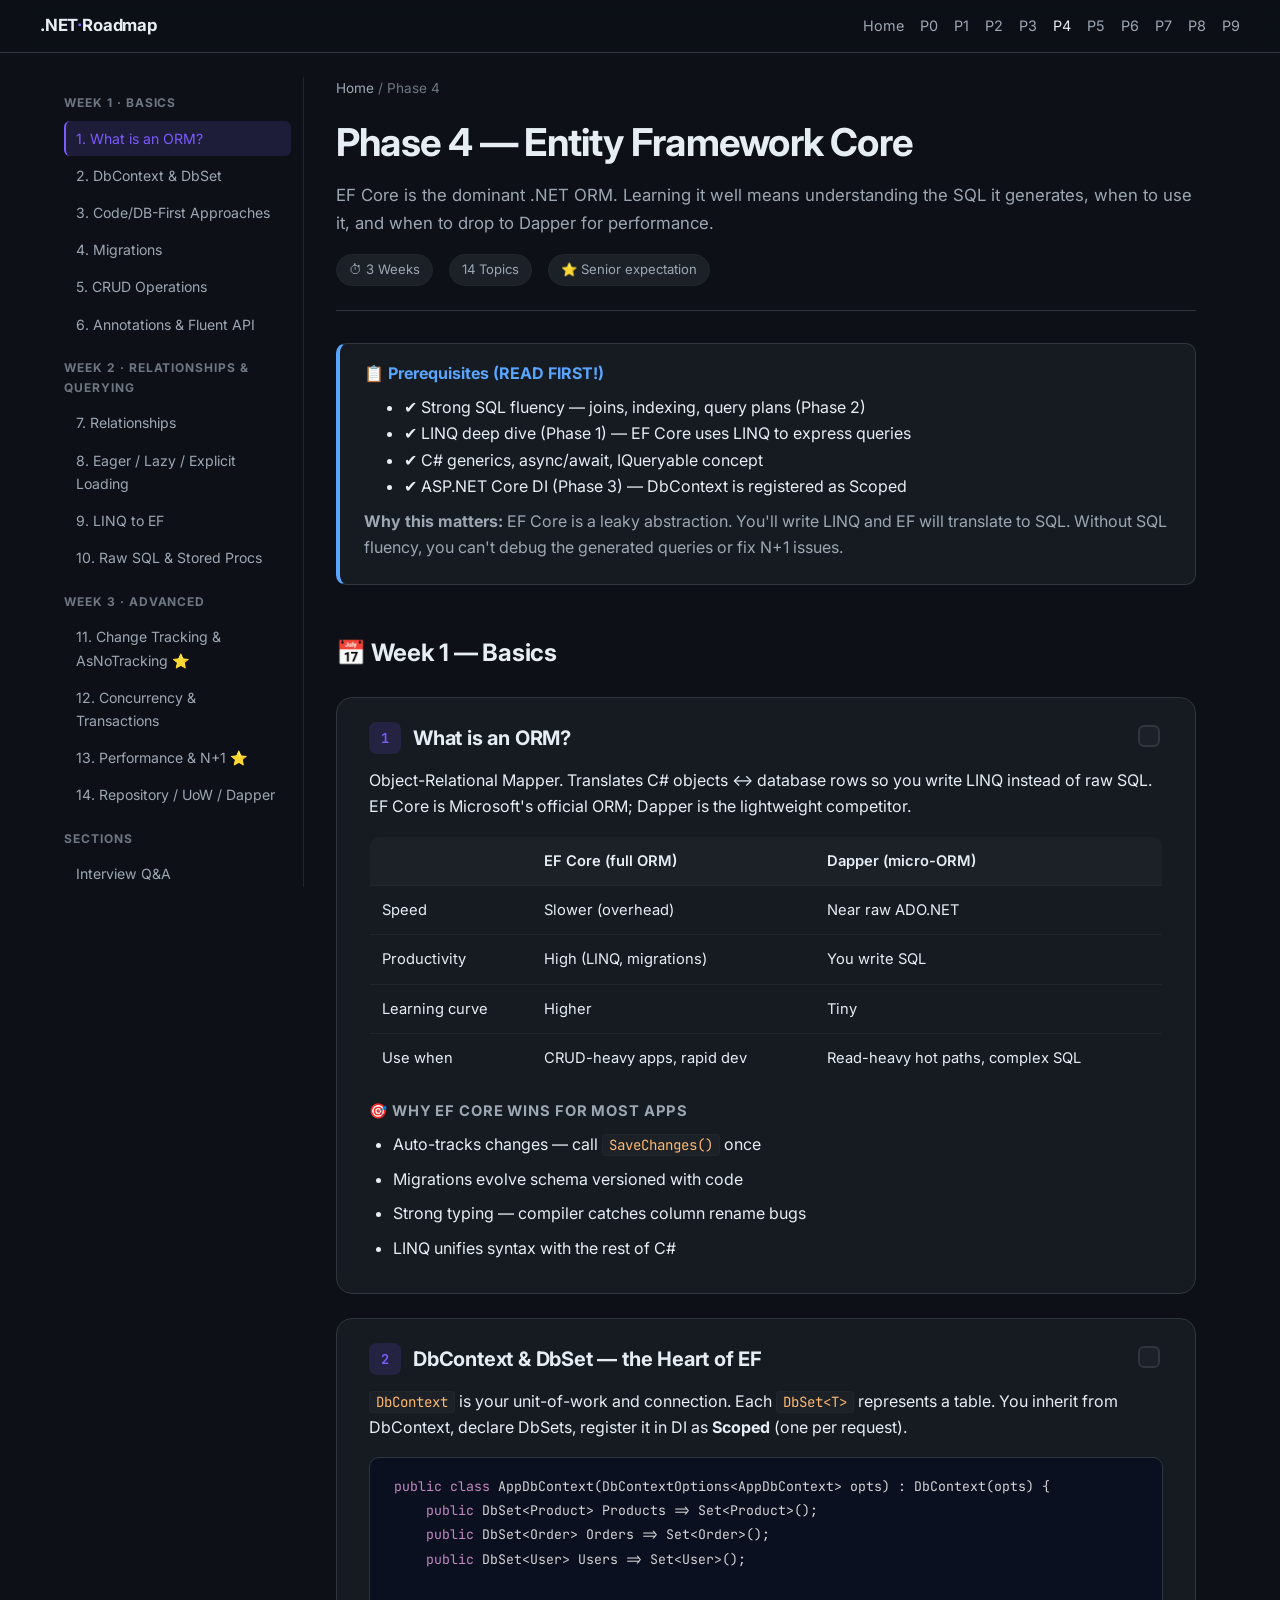
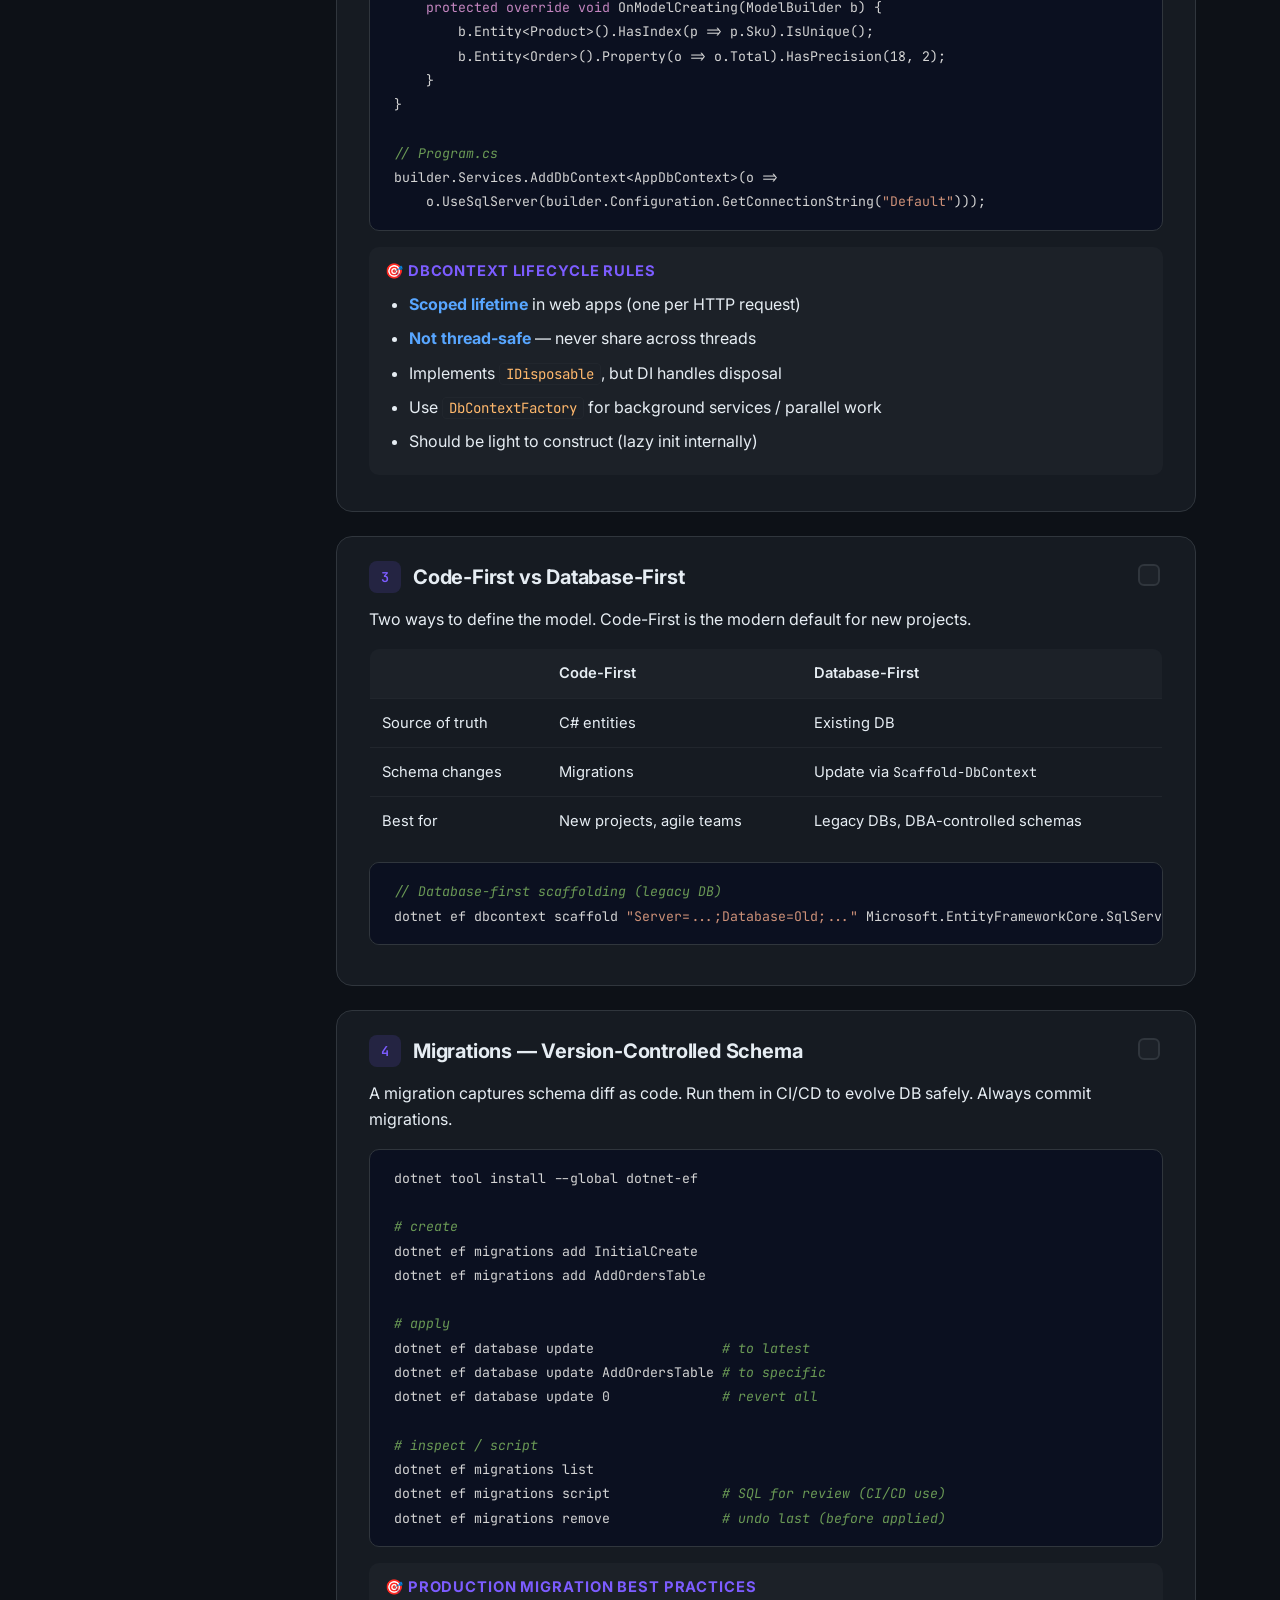
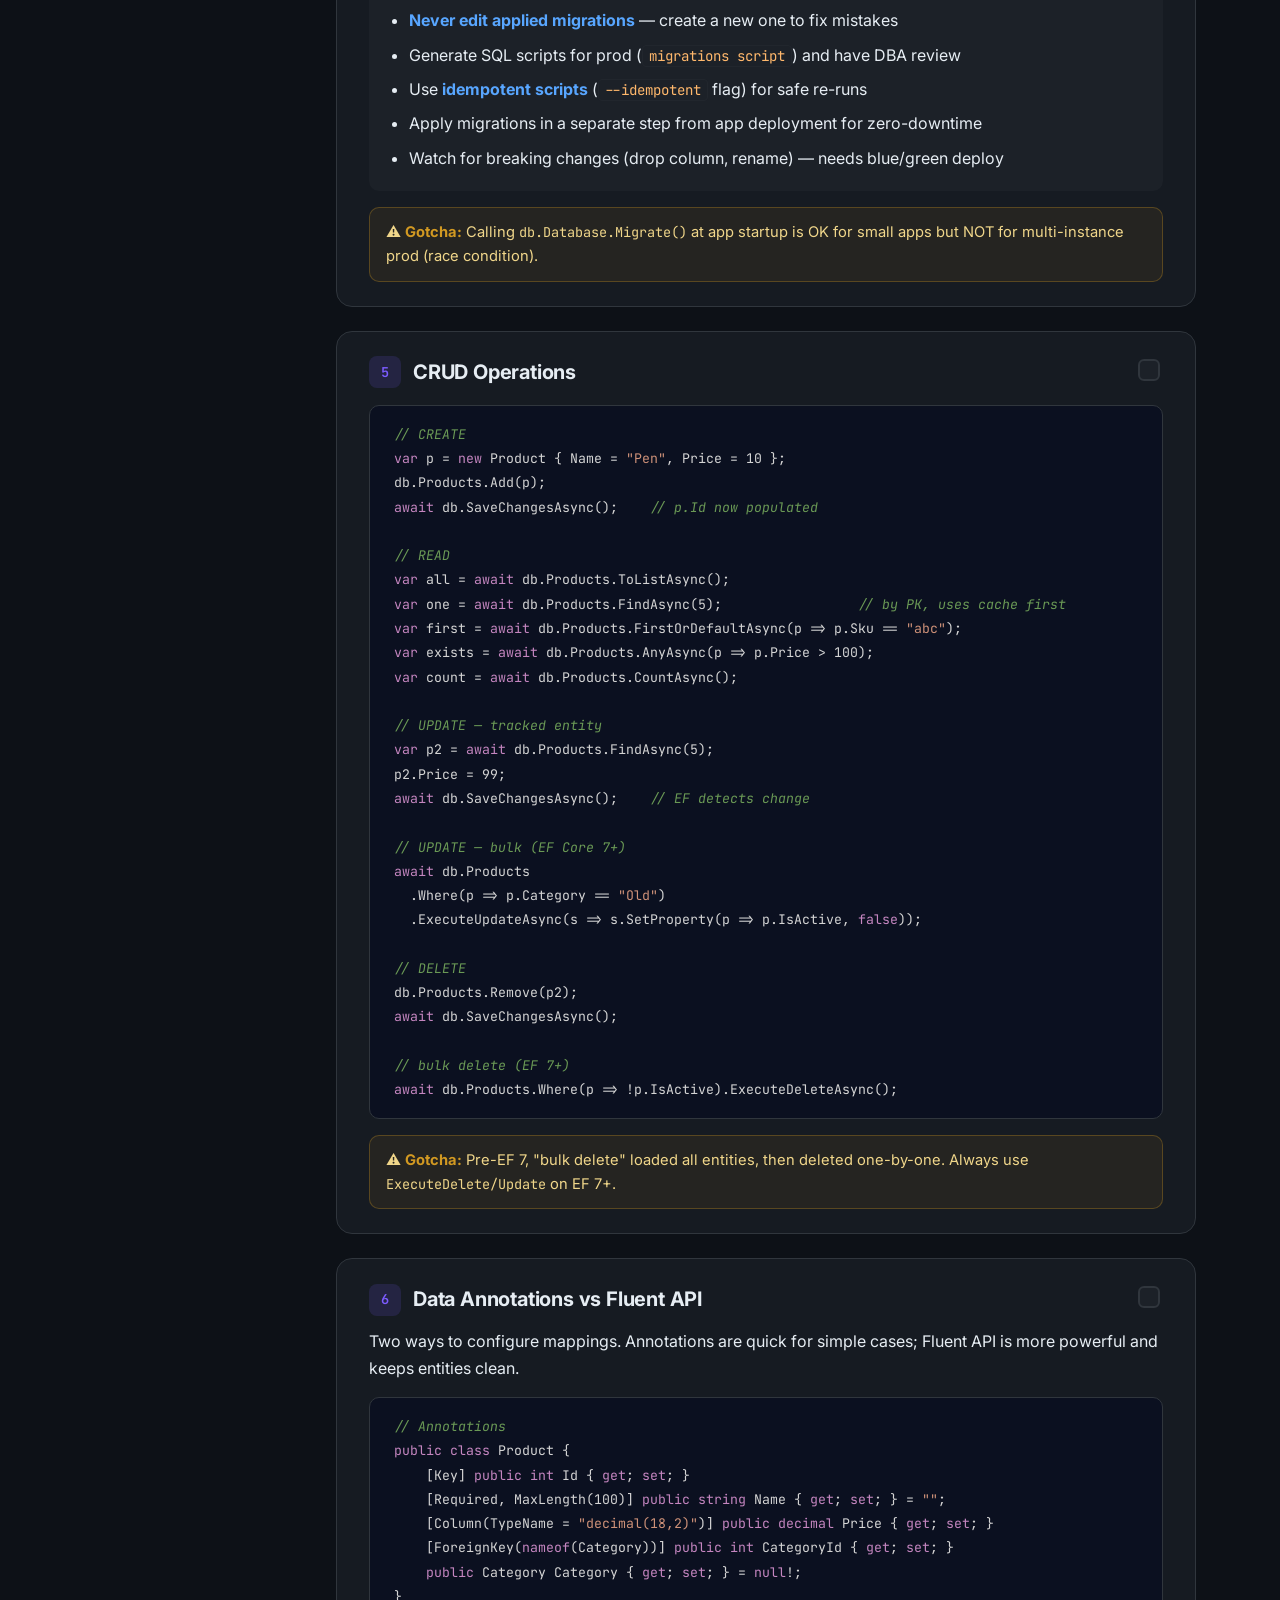
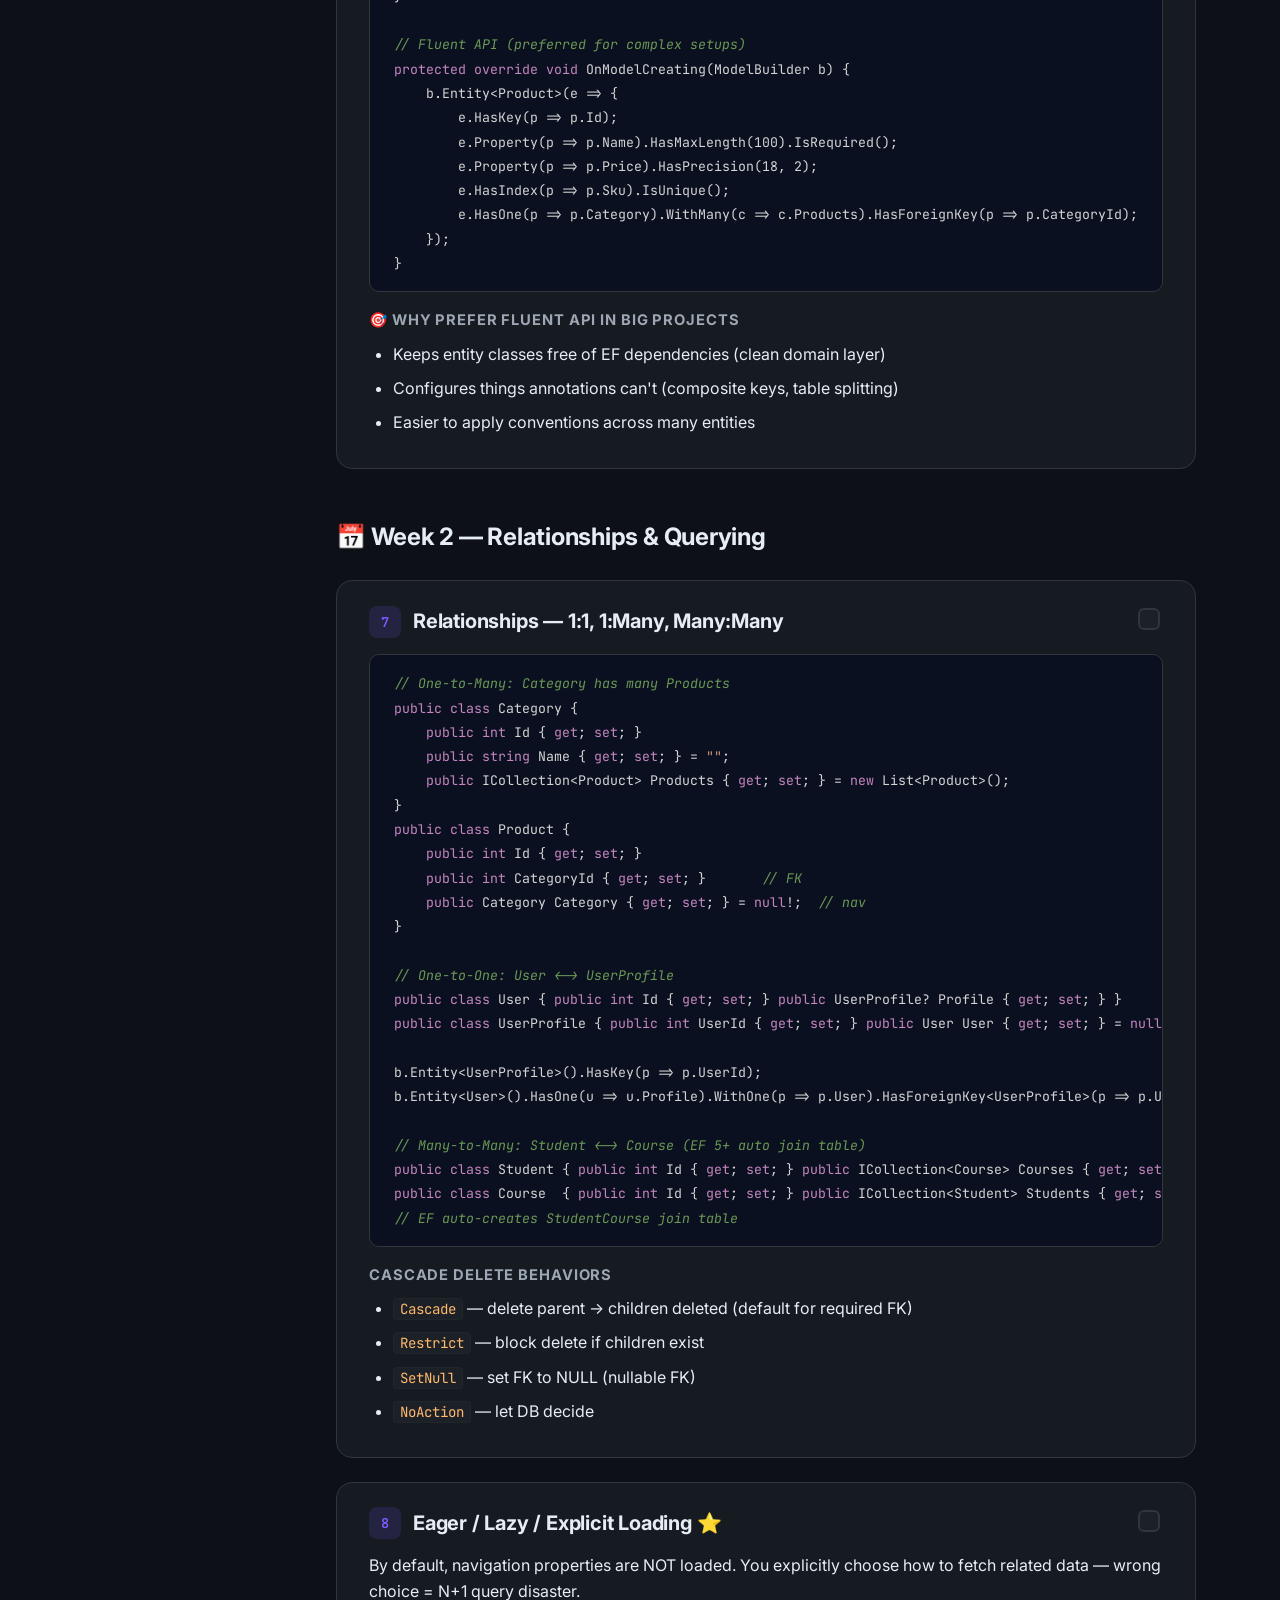
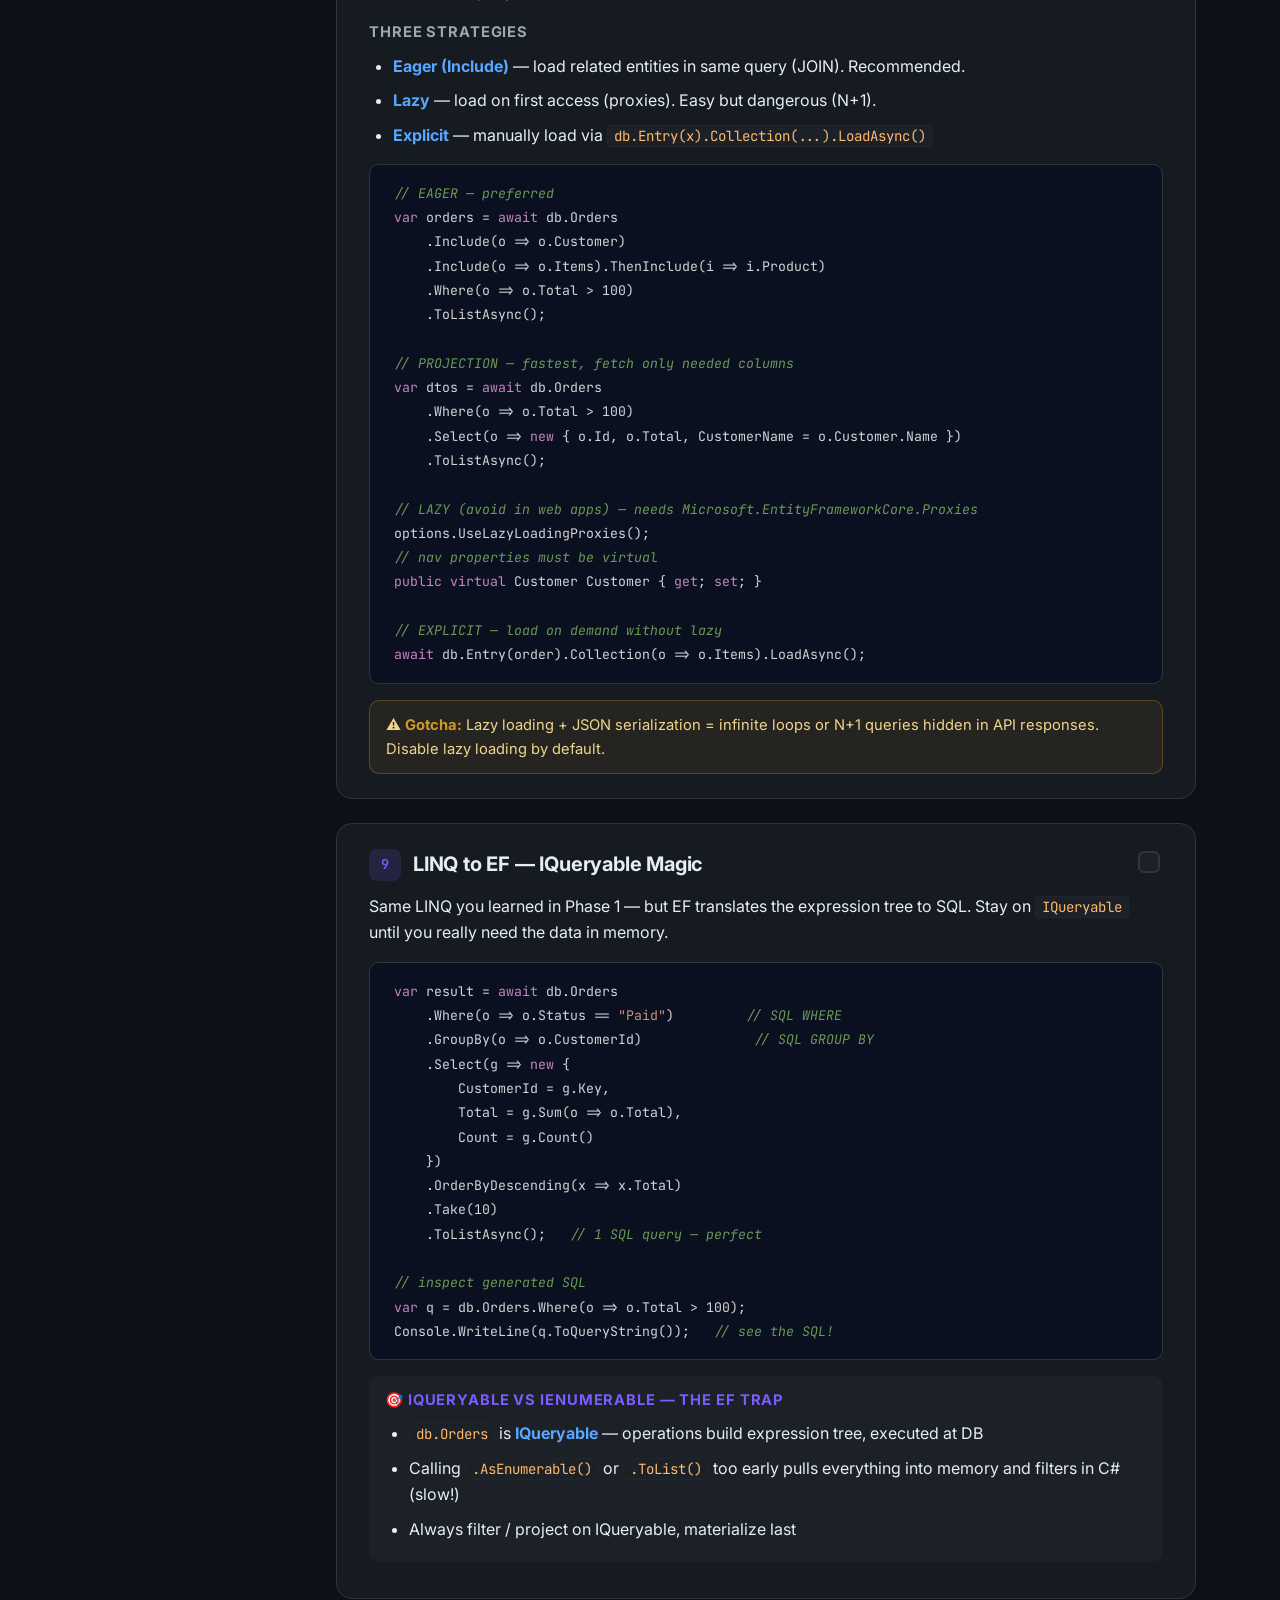
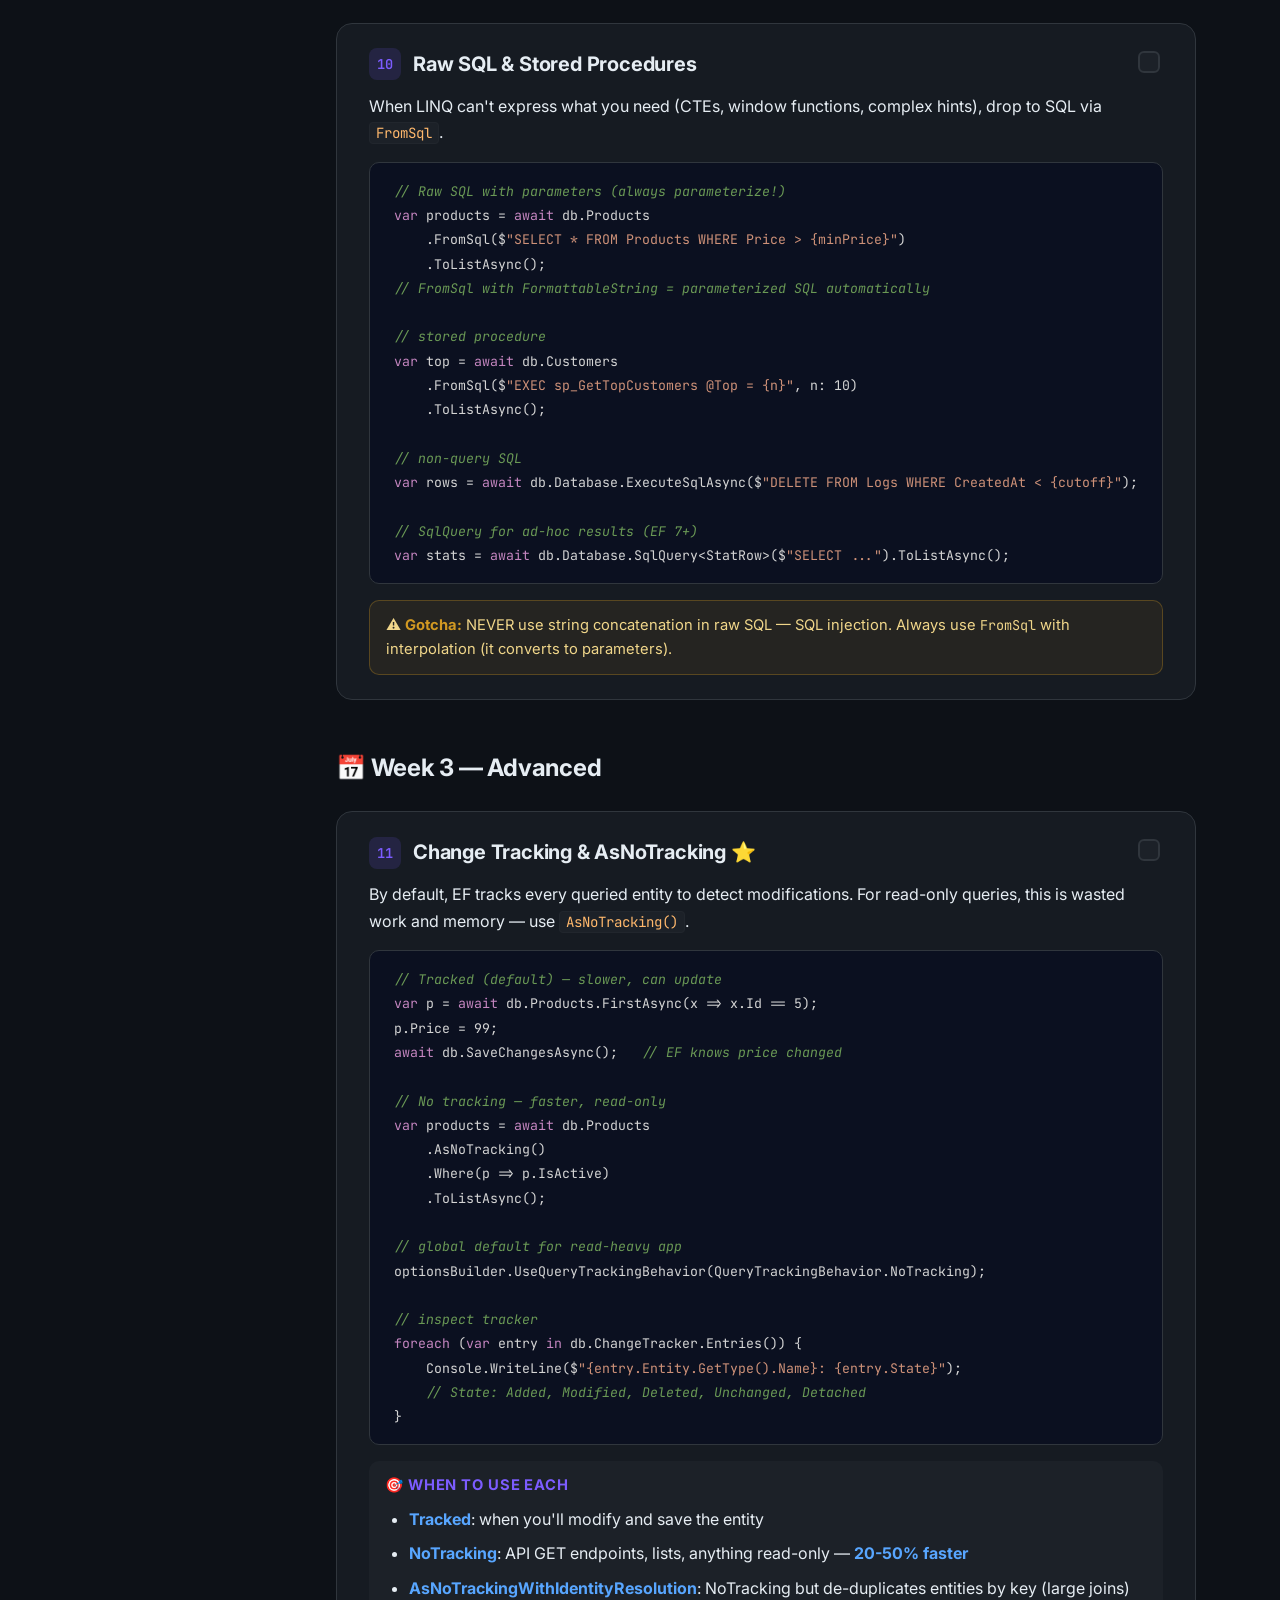
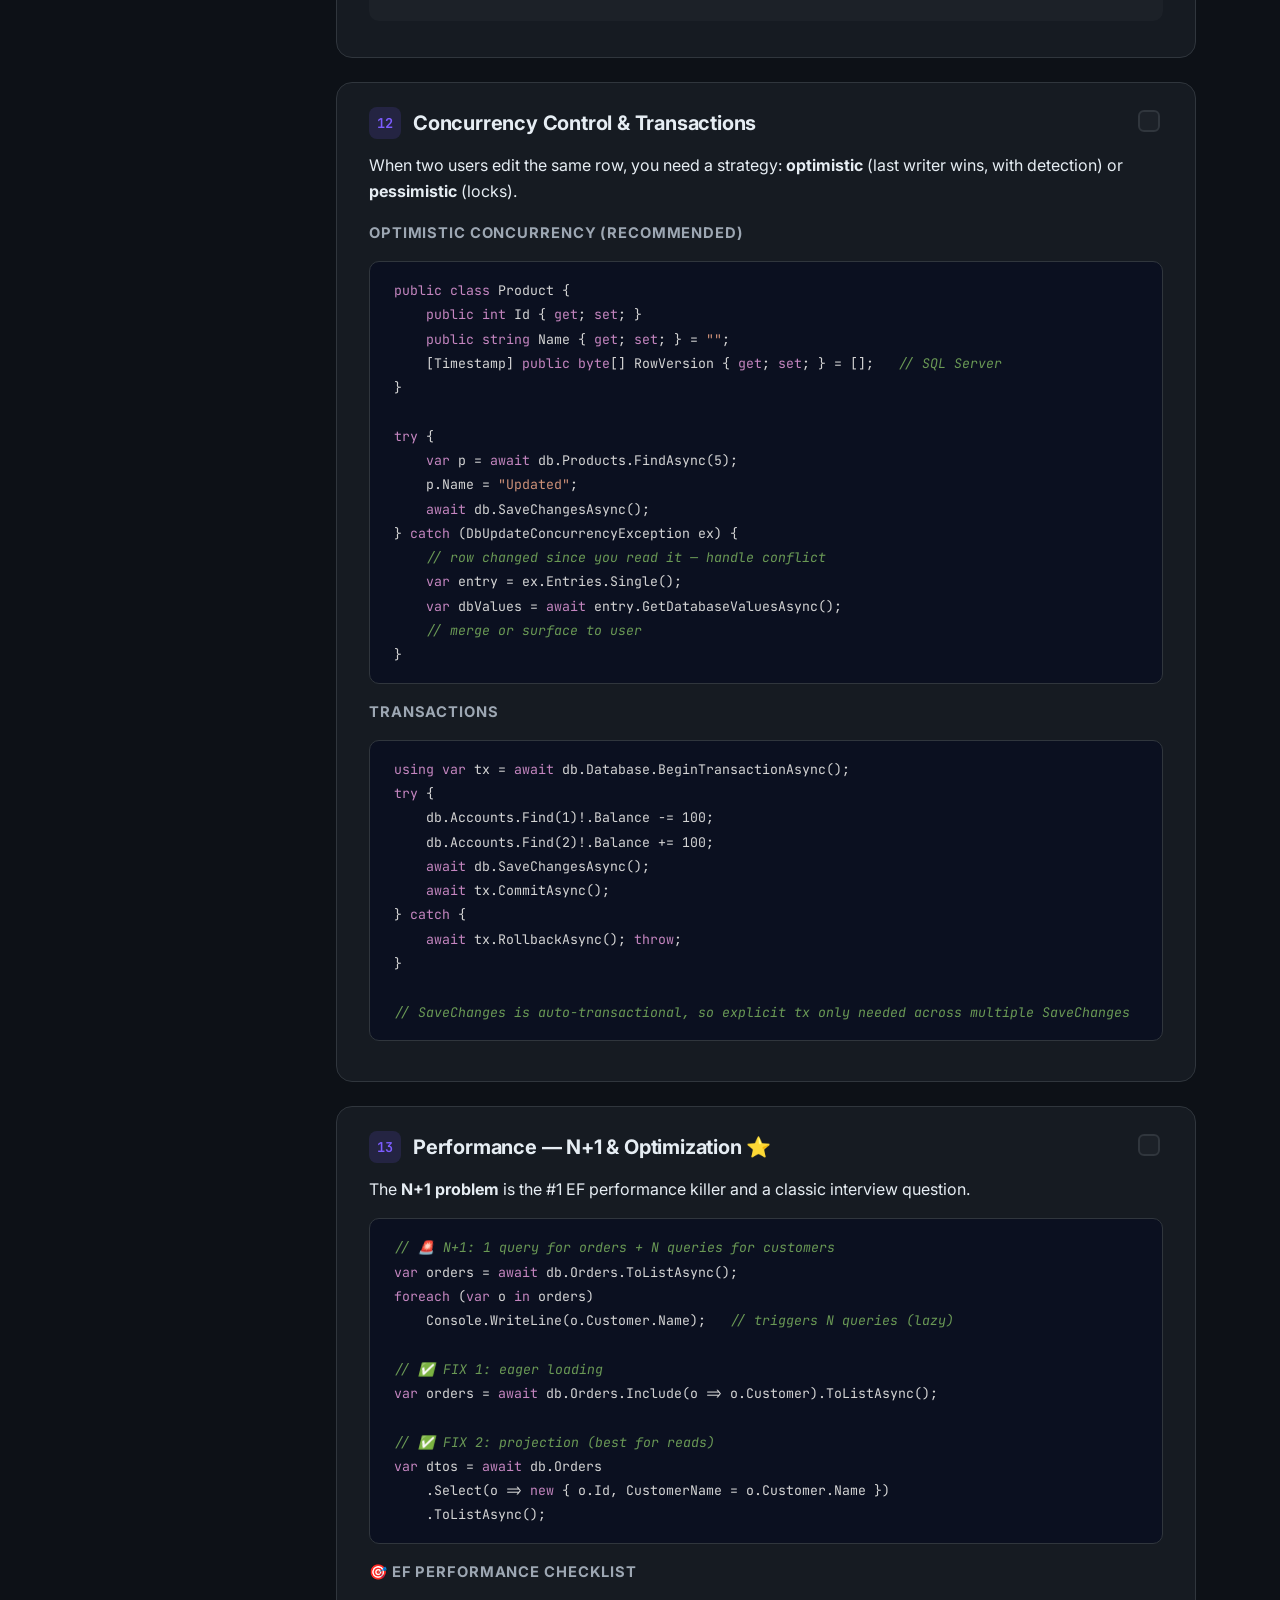
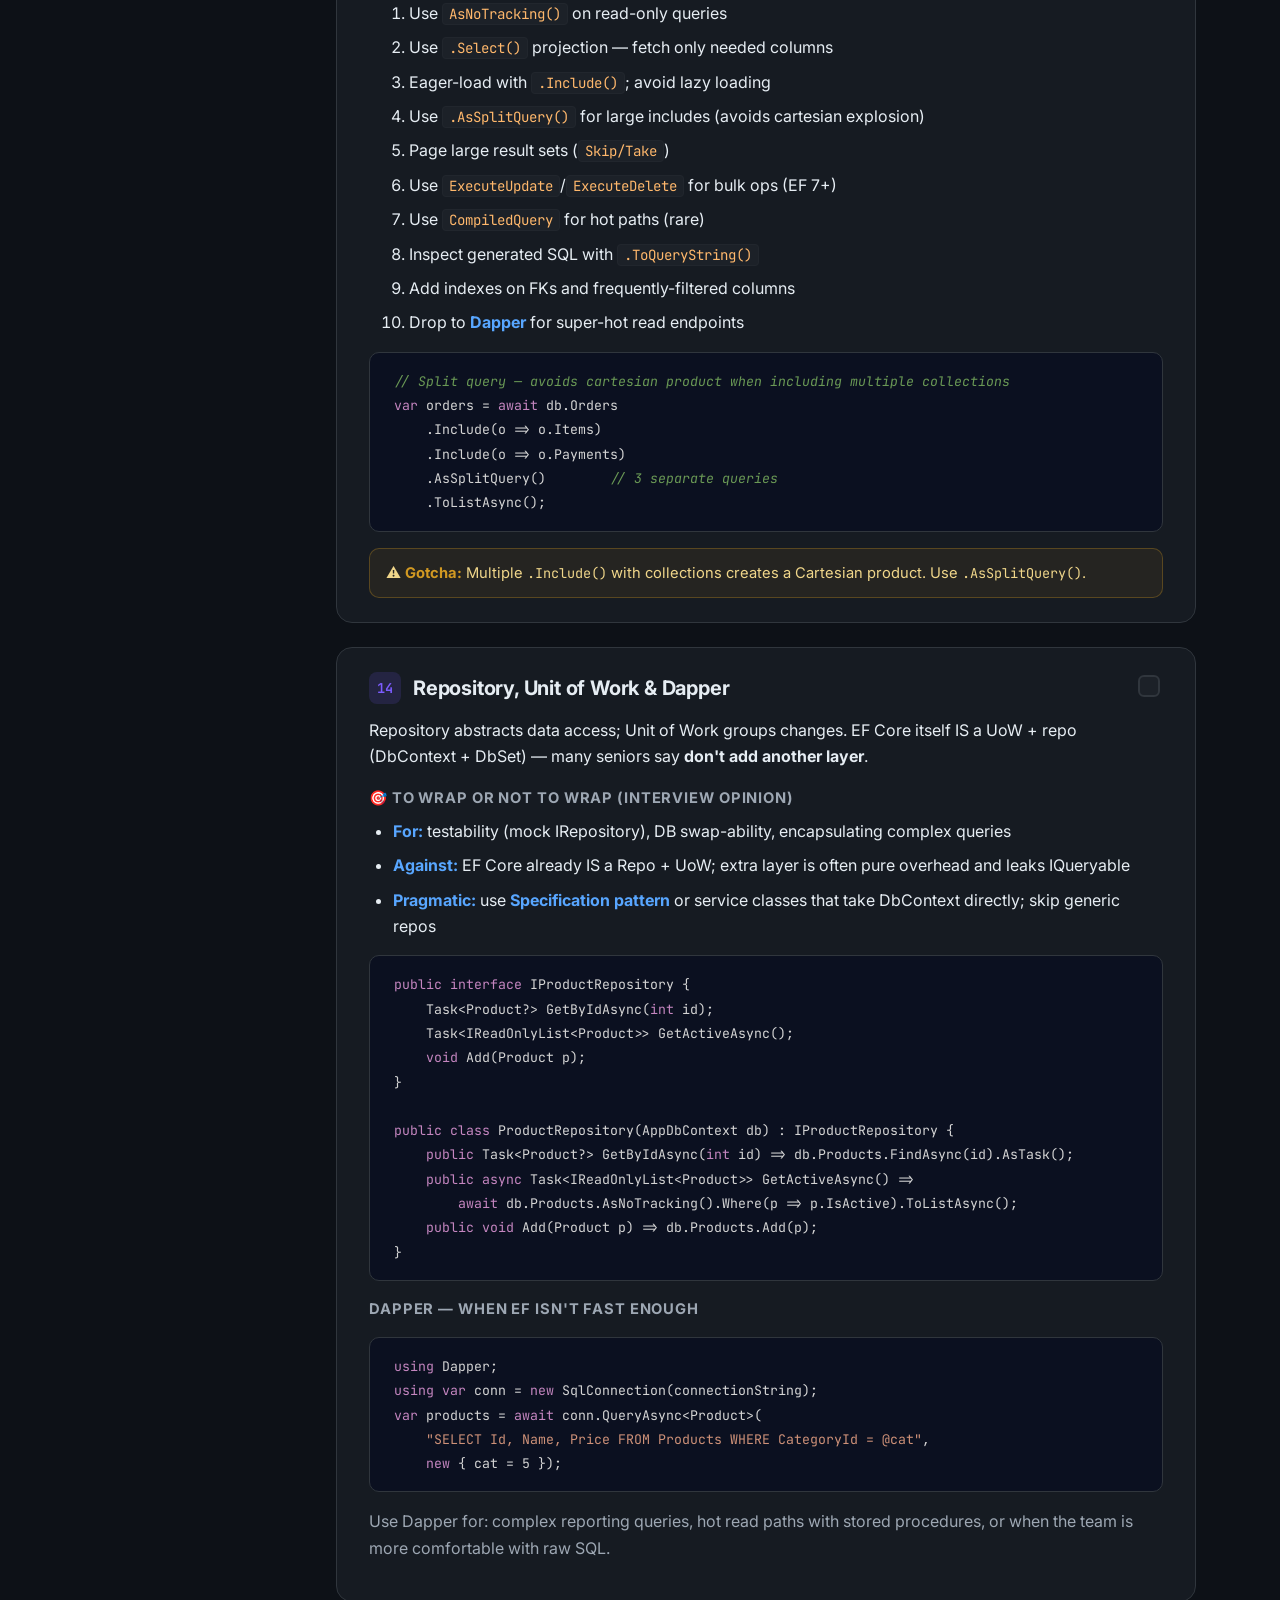
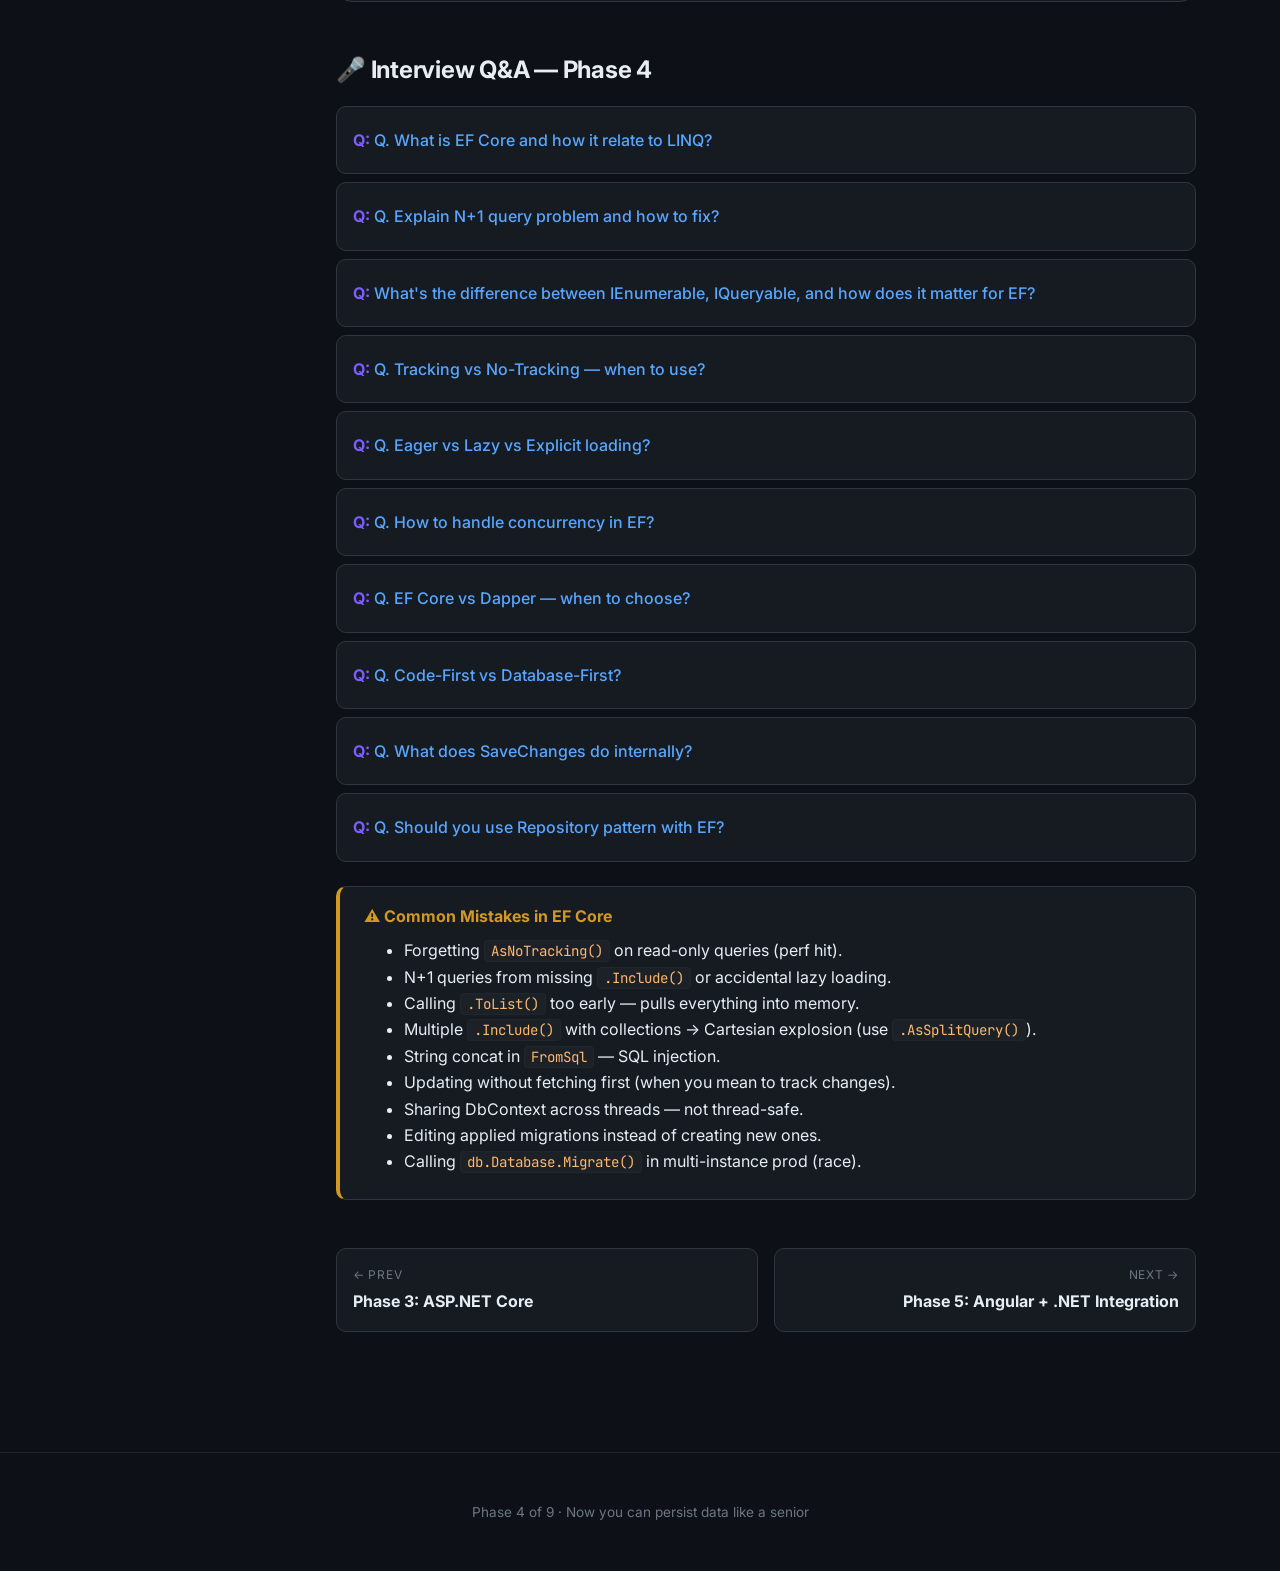
<file: phases/phase-4-ef-core.html>
<!DOCTYPE html>
<html lang="en">
<head>
<meta charset="UTF-8" />
<meta name="viewport" content="width=device-width,initial-scale=1.0" />
<title>Phase 4 — Entity Framework Core | .NET Roadmap</title>
<link rel="preconnect" href="https://fonts.googleapis.com">
<link rel="preconnect" href="https://fonts.gstatic.com" crossorigin>
<link href="https://fonts.googleapis.com/css2?family=Inter:wght@400;500;600;700&family=JetBrains+Mono:wght@400;500&display=swap" rel="stylesheet">
<link rel="stylesheet" href="../styles/global.css" />
</head>
<body data-phase="4">

<nav class="topnav">
  <div class="topnav__inner">
    <div class="brand"><a href="../index.html" style="color:inherit">.NET<span class="dot">·</span>Roadmap</a></div>
    <div class="topnav__links">
      <a href="../index.html">Home</a>
      <a href="phase-0-foundation.html">P0</a>
      <a href="phase-1-csharp.html">P1</a>
      <a href="phase-2-sql.html">P2</a>
      <a href="phase-3-aspnet-core.html">P3</a>
      <a href="phase-4-ef-core.html" class="active">P4</a>
      <a href="phase-5-angular-integration.html">P5</a>
      <a href="phase-6-system-design.html">P6</a>
      <a href="phase-7-devops-azure.html">P7</a>
      <a href="phase-8-projects.html">P8</a>
      <a href="phase-9-interview.html">P9</a>
    </div>
  </div>
</nav>

<div class="phase-page">
  <aside class="sidebar">
    <h4>Week 1 · Basics</h4>
    <ul>
      <li><a href="#orm">1. What is an ORM?</a></li>
      <li><a href="#dbcontext">2. DbContext & DbSet</a></li>
      <li><a href="#approach">3. Code/DB-First Approaches</a></li>
      <li><a href="#migrations">4. Migrations</a></li>
      <li><a href="#crud">5. CRUD Operations</a></li>
      <li><a href="#config">6. Annotations & Fluent API</a></li>
    </ul>
    <h4>Week 2 · Relationships & Querying</h4>
    <ul>
      <li><a href="#relations">7. Relationships</a></li>
      <li><a href="#loading">8. Eager / Lazy / Explicit Loading</a></li>
      <li><a href="#linq-ef">9. LINQ to EF</a></li>
      <li><a href="#raw-sql">10. Raw SQL & Stored Procs</a></li>
    </ul>
    <h4>Week 3 · Advanced</h4>
    <ul>
      <li><a href="#tracking">11. Change Tracking & AsNoTracking ⭐</a></li>
      <li><a href="#concurrency">12. Concurrency & Transactions</a></li>
      <li><a href="#perf">13. Performance & N+1 ⭐</a></li>
      <li><a href="#repo">14. Repository / UoW / Dapper</a></li>
    </ul>
    <h4>Sections</h4>
    <ul>
      <li><a href="#qa">Interview Q&A</a></li>
      <li><a href="#mistakes">Common Mistakes</a></li>
    </ul>
  </aside>

  <main class="content">
    <div class="breadcrumb"><a href="../index.html">Home</a> / Phase 4</div>

    <header class="phase-header">
      <h1>Phase 4 — Entity Framework Core</h1>
      <p class="lede">EF Core is the dominant .NET ORM. Learning it well means understanding the SQL it generates, when to use it, and when to drop to Dapper for performance.</p>
      <div class="phase-meta">
        <span class="pill">⏱ 3 Weeks</span>
        <span class="pill">14 Topics</span>
        <span class="pill">⭐ Senior expectation</span>
      </div>
    </header>

    <div class="callout callout--prereq">
      <h3>📋 Prerequisites (READ FIRST!)</h3>
      <ul>
        <li>✔ Strong SQL fluency — joins, indexing, query plans (Phase 2)</li>
        <li>✔ LINQ deep dive (Phase 1) — EF Core uses LINQ to express queries</li>
        <li>✔ C# generics, async/await, IQueryable concept</li>
        <li>✔ ASP.NET Core DI (Phase 3) — DbContext is registered as Scoped</li>
      </ul>
      <p class="muted"><strong>Why this matters:</strong> EF Core is a leaky abstraction. You'll write LINQ and EF will translate to SQL. Without SQL fluency, you can't debug the generated queries or fix N+1 issues.</p>
    </div>

    <h2 class="section-title">📅 Week 1 — Basics</h2>

    <section class="topic" id="orm">
      <div class="topic__check"><input type="checkbox" data-topic="0" /></div>
      <h3><span class="num">1</span> What is an ORM?</h3>
      <p class="concept">Object-Relational Mapper. Translates C# objects ↔ database rows so you write LINQ instead of raw SQL. EF Core is Microsoft's official ORM; Dapper is the lightweight competitor.</p>

      <table>
        <thead><tr><th></th><th>EF Core (full ORM)</th><th>Dapper (micro-ORM)</th></tr></thead>
        <tbody>
          <tr><td>Speed</td><td>Slower (overhead)</td><td>Near raw ADO.NET</td></tr>
          <tr><td>Productivity</td><td>High (LINQ, migrations)</td><td>You write SQL</td></tr>
          <tr><td>Learning curve</td><td>Higher</td><td>Tiny</td></tr>
          <tr><td>Use when</td><td>CRUD-heavy apps, rapid dev</td><td>Read-heavy hot paths, complex SQL</td></tr>
        </tbody>
      </table>

      <h4>🎯 Why EF Core Wins for Most Apps</h4>
      <ul>
        <li>Auto-tracks changes — call <code>SaveChanges()</code> once</li>
        <li>Migrations evolve schema versioned with code</li>
        <li>Strong typing — compiler catches column rename bugs</li>
        <li>LINQ unifies syntax with the rest of C#</li>
      </ul>
    </section>

    <section class="topic" id="dbcontext">
      <div class="topic__check"><input type="checkbox" data-topic="1" /></div>
      <h3><span class="num">2</span> DbContext & DbSet — the Heart of EF</h3>
      <p class="concept"><code>DbContext</code> is your unit-of-work and connection. Each <code>DbSet&lt;T&gt;</code> represents a table. You inherit from DbContext, declare DbSets, register it in DI as <strong>Scoped</strong> (one per request).</p>

      <pre><code><span class="kw">public class</span> AppDbContext(DbContextOptions&lt;AppDbContext&gt; opts) : DbContext(opts) {
    <span class="kw">public</span> DbSet&lt;Product&gt; Products =&gt; Set&lt;Product&gt;();
    <span class="kw">public</span> DbSet&lt;Order&gt; Orders =&gt; Set&lt;Order&gt;();
    <span class="kw">public</span> DbSet&lt;User&gt; Users =&gt; Set&lt;User&gt;();

    <span class="kw">protected override void</span> OnModelCreating(ModelBuilder b) {
        b.Entity&lt;Product&gt;().HasIndex(p =&gt; p.Sku).IsUnique();
        b.Entity&lt;Order&gt;().Property(o =&gt; o.Total).HasPrecision(18, 2);
    }
}

<span class="com">// Program.cs</span>
builder.Services.AddDbContext&lt;AppDbContext&gt;(o =&gt;
    o.UseSqlServer(builder.Configuration.GetConnectionString(<span class="str">"Default"</span>)));</code></pre>

      <div class="interview">
        <h4>🎯 DbContext Lifecycle Rules</h4>
        <ul>
          <li><strong>Scoped lifetime</strong> in web apps (one per HTTP request)</li>
          <li><strong>Not thread-safe</strong> — never share across threads</li>
          <li>Implements <code>IDisposable</code>, but DI handles disposal</li>
          <li>Use <code>DbContextFactory</code> for background services / parallel work</li>
          <li>Should be light to construct (lazy init internally)</li>
        </ul>
      </div>
    </section>

    <section class="topic" id="approach">
      <div class="topic__check"><input type="checkbox" data-topic="2" /></div>
      <h3><span class="num">3</span> Code-First vs Database-First</h3>
      <p class="concept">Two ways to define the model. Code-First is the modern default for new projects.</p>

      <table>
        <thead><tr><th></th><th>Code-First</th><th>Database-First</th></tr></thead>
        <tbody>
          <tr><td>Source of truth</td><td>C# entities</td><td>Existing DB</td></tr>
          <tr><td>Schema changes</td><td>Migrations</td><td>Update via <code>Scaffold-DbContext</code></td></tr>
          <tr><td>Best for</td><td>New projects, agile teams</td><td>Legacy DBs, DBA-controlled schemas</td></tr>
        </tbody>
      </table>

      <pre><code><span class="com">// Database-first scaffolding (legacy DB)</span>
dotnet ef dbcontext scaffold <span class="str">"Server=...;Database=Old;..."</span> Microsoft.EntityFrameworkCore.SqlServer -o Models</code></pre>
    </section>

    <section class="topic" id="migrations">
      <div class="topic__check"><input type="checkbox" data-topic="3" /></div>
      <h3><span class="num">4</span> Migrations — Version-Controlled Schema</h3>
      <p class="concept">A migration captures schema diff as code. Run them in CI/CD to evolve DB safely. Always commit migrations.</p>

      <pre><code>dotnet tool install --global dotnet-ef

<span class="com"># create</span>
dotnet ef migrations add InitialCreate
dotnet ef migrations add AddOrdersTable

<span class="com"># apply</span>
dotnet ef database update                <span class="com"># to latest</span>
dotnet ef database update AddOrdersTable <span class="com"># to specific</span>
dotnet ef database update 0              <span class="com"># revert all</span>

<span class="com"># inspect / script</span>
dotnet ef migrations list
dotnet ef migrations script              <span class="com"># SQL for review (CI/CD use)</span>
dotnet ef migrations remove              <span class="com"># undo last (before applied)</span></code></pre>

      <div class="interview">
        <h4>🎯 Production Migration Best Practices</h4>
        <ul>
          <li><strong>Never edit applied migrations</strong> — create a new one to fix mistakes</li>
          <li>Generate SQL scripts for prod (<code>migrations script</code>) and have DBA review</li>
          <li>Use <strong>idempotent scripts</strong> (<code>--idempotent</code> flag) for safe re-runs</li>
          <li>Apply migrations in a separate step from app deployment for zero-downtime</li>
          <li>Watch for breaking changes (drop column, rename) — needs blue/green deploy</li>
        </ul>
      </div>

      <div class="gotcha">⚠️ <strong>Gotcha:</strong> Calling <code>db.Database.Migrate()</code> at app startup is OK for small apps but NOT for multi-instance prod (race condition).</div>
    </section>

    <section class="topic" id="crud">
      <div class="topic__check"><input type="checkbox" data-topic="4" /></div>
      <h3><span class="num">5</span> CRUD Operations</h3>

      <pre><code><span class="com">// CREATE</span>
<span class="kw">var</span> p = <span class="kw">new</span> Product { Name = <span class="str">"Pen"</span>, Price = 10 };
db.Products.Add(p);
<span class="kw">await</span> db.SaveChangesAsync();    <span class="com">// p.Id now populated</span>

<span class="com">// READ</span>
<span class="kw">var</span> all = <span class="kw">await</span> db.Products.ToListAsync();
<span class="kw">var</span> one = <span class="kw">await</span> db.Products.FindAsync(5);                 <span class="com">// by PK, uses cache first</span>
<span class="kw">var</span> first = <span class="kw">await</span> db.Products.FirstOrDefaultAsync(p =&gt; p.Sku == <span class="str">"abc"</span>);
<span class="kw">var</span> exists = <span class="kw">await</span> db.Products.AnyAsync(p =&gt; p.Price &gt; 100);
<span class="kw">var</span> count = <span class="kw">await</span> db.Products.CountAsync();

<span class="com">// UPDATE — tracked entity</span>
<span class="kw">var</span> p2 = <span class="kw">await</span> db.Products.FindAsync(5);
p2.Price = 99;
<span class="kw">await</span> db.SaveChangesAsync();    <span class="com">// EF detects change</span>

<span class="com">// UPDATE — bulk (EF Core 7+)</span>
<span class="kw">await</span> db.Products
  .Where(p =&gt; p.Category == <span class="str">"Old"</span>)
  .ExecuteUpdateAsync(s =&gt; s.SetProperty(p =&gt; p.IsActive, <span class="kw">false</span>));

<span class="com">// DELETE</span>
db.Products.Remove(p2);
<span class="kw">await</span> db.SaveChangesAsync();

<span class="com">// bulk delete (EF 7+)</span>
<span class="kw">await</span> db.Products.Where(p =&gt; !p.IsActive).ExecuteDeleteAsync();</code></pre>

      <div class="gotcha">⚠️ <strong>Gotcha:</strong> Pre-EF 7, "bulk delete" loaded all entities, then deleted one-by-one. Always use <code>ExecuteDelete/Update</code> on EF 7+.</div>
    </section>

    <section class="topic" id="config">
      <div class="topic__check"><input type="checkbox" data-topic="5" /></div>
      <h3><span class="num">6</span> Data Annotations vs Fluent API</h3>
      <p class="concept">Two ways to configure mappings. Annotations are quick for simple cases; Fluent API is more powerful and keeps entities clean.</p>

      <pre><code><span class="com">// Annotations</span>
<span class="kw">public class</span> Product {
    [Key] <span class="kw">public int</span> Id { <span class="kw">get</span>; <span class="kw">set</span>; }
    [Required, MaxLength(100)] <span class="kw">public string</span> Name { <span class="kw">get</span>; <span class="kw">set</span>; } = <span class="str">""</span>;
    [Column(TypeName = <span class="str">"decimal(18,2)"</span>)] <span class="kw">public decimal</span> Price { <span class="kw">get</span>; <span class="kw">set</span>; }
    [ForeignKey(<span class="kw">nameof</span>(Category))] <span class="kw">public int</span> CategoryId { <span class="kw">get</span>; <span class="kw">set</span>; }
    <span class="kw">public</span> Category Category { <span class="kw">get</span>; <span class="kw">set</span>; } = <span class="kw">null</span>!;
}

<span class="com">// Fluent API (preferred for complex setups)</span>
<span class="kw">protected override void</span> OnModelCreating(ModelBuilder b) {
    b.Entity&lt;Product&gt;(e =&gt; {
        e.HasKey(p =&gt; p.Id);
        e.Property(p =&gt; p.Name).HasMaxLength(100).IsRequired();
        e.Property(p =&gt; p.Price).HasPrecision(18, 2);
        e.HasIndex(p =&gt; p.Sku).IsUnique();
        e.HasOne(p =&gt; p.Category).WithMany(c =&gt; c.Products).HasForeignKey(p =&gt; p.CategoryId);
    });
}</code></pre>

      <h4>🎯 Why Prefer Fluent API in Big Projects</h4>
      <ul>
        <li>Keeps entity classes free of EF dependencies (clean domain layer)</li>
        <li>Configures things annotations can't (composite keys, table splitting)</li>
        <li>Easier to apply conventions across many entities</li>
      </ul>
    </section>

    <h2 class="section-title">📅 Week 2 — Relationships & Querying</h2>

    <section class="topic" id="relations">
      <div class="topic__check"><input type="checkbox" data-topic="6" /></div>
      <h3><span class="num">7</span> Relationships — 1:1, 1:Many, Many:Many</h3>

      <pre><code><span class="com">// One-to-Many: Category has many Products</span>
<span class="kw">public class</span> Category {
    <span class="kw">public int</span> Id { <span class="kw">get</span>; <span class="kw">set</span>; }
    <span class="kw">public string</span> Name { <span class="kw">get</span>; <span class="kw">set</span>; } = <span class="str">""</span>;
    <span class="kw">public</span> ICollection&lt;Product&gt; Products { <span class="kw">get</span>; <span class="kw">set</span>; } = <span class="kw">new</span> List&lt;Product&gt;();
}
<span class="kw">public class</span> Product {
    <span class="kw">public int</span> Id { <span class="kw">get</span>; <span class="kw">set</span>; }
    <span class="kw">public int</span> CategoryId { <span class="kw">get</span>; <span class="kw">set</span>; }       <span class="com">// FK</span>
    <span class="kw">public</span> Category Category { <span class="kw">get</span>; <span class="kw">set</span>; } = <span class="kw">null</span>!;  <span class="com">// nav</span>
}

<span class="com">// One-to-One: User &lt;-&gt; UserProfile</span>
<span class="kw">public class</span> User { <span class="kw">public int</span> Id { <span class="kw">get</span>; <span class="kw">set</span>; } <span class="kw">public</span> UserProfile? Profile { <span class="kw">get</span>; <span class="kw">set</span>; } }
<span class="kw">public class</span> UserProfile { <span class="kw">public int</span> UserId { <span class="kw">get</span>; <span class="kw">set</span>; } <span class="kw">public</span> User User { <span class="kw">get</span>; <span class="kw">set</span>; } = <span class="kw">null</span>!; }

b.Entity&lt;UserProfile&gt;().HasKey(p =&gt; p.UserId);
b.Entity&lt;User&gt;().HasOne(u =&gt; u.Profile).WithOne(p =&gt; p.User).HasForeignKey&lt;UserProfile&gt;(p =&gt; p.UserId);

<span class="com">// Many-to-Many: Student &lt;-&gt; Course (EF 5+ auto join table)</span>
<span class="kw">public class</span> Student { <span class="kw">public int</span> Id { <span class="kw">get</span>; <span class="kw">set</span>; } <span class="kw">public</span> ICollection&lt;Course&gt; Courses { <span class="kw">get</span>; <span class="kw">set</span>; } = <span class="kw">new</span> List&lt;Course&gt;(); }
<span class="kw">public class</span> Course  { <span class="kw">public int</span> Id { <span class="kw">get</span>; <span class="kw">set</span>; } <span class="kw">public</span> ICollection&lt;Student&gt; Students { <span class="kw">get</span>; <span class="kw">set</span>; } = <span class="kw">new</span> List&lt;Student&gt;(); }
<span class="com">// EF auto-creates StudentCourse join table</span></code></pre>

      <h4>Cascade Delete Behaviors</h4>
      <ul>
        <li><code>Cascade</code> — delete parent → children deleted (default for required FK)</li>
        <li><code>Restrict</code> — block delete if children exist</li>
        <li><code>SetNull</code> — set FK to NULL (nullable FK)</li>
        <li><code>NoAction</code> — let DB decide</li>
      </ul>
    </section>

    <section class="topic" id="loading">
      <div class="topic__check"><input type="checkbox" data-topic="7" /></div>
      <h3><span class="num">8</span> Eager / Lazy / Explicit Loading ⭐</h3>
      <p class="concept">By default, navigation properties are NOT loaded. You explicitly choose how to fetch related data — wrong choice = N+1 query disaster.</p>

      <h4>Three Strategies</h4>
      <ul>
        <li><strong>Eager (Include)</strong> — load related entities in same query (JOIN). Recommended.</li>
        <li><strong>Lazy</strong> — load on first access (proxies). Easy but dangerous (N+1).</li>
        <li><strong>Explicit</strong> — manually load via <code>db.Entry(x).Collection(...).LoadAsync()</code></li>
      </ul>

      <pre><code><span class="com">// EAGER — preferred</span>
<span class="kw">var</span> orders = <span class="kw">await</span> db.Orders
    .Include(o =&gt; o.Customer)
    .Include(o =&gt; o.Items).ThenInclude(i =&gt; i.Product)
    .Where(o =&gt; o.Total &gt; 100)
    .ToListAsync();

<span class="com">// PROJECTION — fastest, fetch only needed columns</span>
<span class="kw">var</span> dtos = <span class="kw">await</span> db.Orders
    .Where(o =&gt; o.Total &gt; 100)
    .Select(o =&gt; <span class="kw">new</span> { o.Id, o.Total, CustomerName = o.Customer.Name })
    .ToListAsync();

<span class="com">// LAZY (avoid in web apps) — needs Microsoft.EntityFrameworkCore.Proxies</span>
options.UseLazyLoadingProxies();
<span class="com">// nav properties must be virtual</span>
<span class="kw">public virtual</span> Customer Customer { <span class="kw">get</span>; <span class="kw">set</span>; }

<span class="com">// EXPLICIT — load on demand without lazy</span>
<span class="kw">await</span> db.Entry(order).Collection(o =&gt; o.Items).LoadAsync();</code></pre>

      <div class="gotcha">⚠️ <strong>Gotcha:</strong> Lazy loading + JSON serialization = infinite loops or N+1 queries hidden in API responses. Disable lazy loading by default.</div>
    </section>

    <section class="topic" id="linq-ef">
      <div class="topic__check"><input type="checkbox" data-topic="8" /></div>
      <h3><span class="num">9</span> LINQ to EF — IQueryable Magic</h3>
      <p class="concept">Same LINQ you learned in Phase 1 — but EF translates the expression tree to SQL. Stay on <code>IQueryable</code> until you really need the data in memory.</p>

      <pre><code><span class="kw">var</span> result = <span class="kw">await</span> db.Orders
    .Where(o =&gt; o.Status == <span class="str">"Paid"</span>)         <span class="com">// SQL WHERE</span>
    .GroupBy(o =&gt; o.CustomerId)              <span class="com">// SQL GROUP BY</span>
    .Select(g =&gt; <span class="kw">new</span> {
        CustomerId = g.Key,
        Total = g.Sum(o =&gt; o.Total),
        Count = g.Count()
    })
    .OrderByDescending(x =&gt; x.Total)
    .Take(10)
    .ToListAsync();   <span class="com">// 1 SQL query — perfect</span>

<span class="com">// inspect generated SQL</span>
<span class="kw">var</span> q = db.Orders.Where(o =&gt; o.Total &gt; 100);
Console.WriteLine(q.ToQueryString());   <span class="com">// see the SQL!</span></code></pre>

      <div class="interview">
        <h4>🎯 IQueryable vs IEnumerable — the EF Trap</h4>
        <ul>
          <li><code>db.Orders</code> is <strong>IQueryable</strong> — operations build expression tree, executed at DB</li>
          <li>Calling <code>.AsEnumerable()</code> or <code>.ToList()</code> too early pulls everything into memory and filters in C# (slow!)</li>
          <li>Always filter / project on IQueryable, materialize last</li>
        </ul>
      </div>
    </section>

    <section class="topic" id="raw-sql">
      <div class="topic__check"><input type="checkbox" data-topic="9" /></div>
      <h3><span class="num">10</span> Raw SQL & Stored Procedures</h3>
      <p class="concept">When LINQ can't express what you need (CTEs, window functions, complex hints), drop to SQL via <code>FromSql</code>.</p>

      <pre><code><span class="com">// Raw SQL with parameters (always parameterize!)</span>
<span class="kw">var</span> products = <span class="kw">await</span> db.Products
    .FromSql($<span class="str">"SELECT * FROM Products WHERE Price &gt; {minPrice}"</span>)
    .ToListAsync();
<span class="com">// FromSql with FormattableString = parameterized SQL automatically</span>

<span class="com">// stored procedure</span>
<span class="kw">var</span> top = <span class="kw">await</span> db.Customers
    .FromSql($<span class="str">"EXEC sp_GetTopCustomers @Top = {n}"</span>, n: 10)
    .ToListAsync();

<span class="com">// non-query SQL</span>
<span class="kw">var</span> rows = <span class="kw">await</span> db.Database.ExecuteSqlAsync($<span class="str">"DELETE FROM Logs WHERE CreatedAt &lt; {cutoff}"</span>);

<span class="com">// SqlQuery for ad-hoc results (EF 7+)</span>
<span class="kw">var</span> stats = <span class="kw">await</span> db.Database.SqlQuery&lt;StatRow&gt;($<span class="str">"SELECT ..."</span>).ToListAsync();</code></pre>

      <div class="gotcha">⚠️ <strong>Gotcha:</strong> NEVER use string concatenation in raw SQL — SQL injection. Always use <code>FromSql</code> with interpolation (it converts to parameters).</div>
    </section>

    <h2 class="section-title">📅 Week 3 — Advanced</h2>

    <section class="topic" id="tracking">
      <div class="topic__check"><input type="checkbox" data-topic="10" /></div>
      <h3><span class="num">11</span> Change Tracking & AsNoTracking ⭐</h3>
      <p class="concept">By default, EF tracks every queried entity to detect modifications. For read-only queries, this is wasted work and memory — use <code>AsNoTracking()</code>.</p>

      <pre><code><span class="com">// Tracked (default) — slower, can update</span>
<span class="kw">var</span> p = <span class="kw">await</span> db.Products.FirstAsync(x =&gt; x.Id == 5);
p.Price = 99;
<span class="kw">await</span> db.SaveChangesAsync();   <span class="com">// EF knows price changed</span>

<span class="com">// No tracking — faster, read-only</span>
<span class="kw">var</span> products = <span class="kw">await</span> db.Products
    .AsNoTracking()
    .Where(p =&gt; p.IsActive)
    .ToListAsync();

<span class="com">// global default for read-heavy app</span>
optionsBuilder.UseQueryTrackingBehavior(QueryTrackingBehavior.NoTracking);

<span class="com">// inspect tracker</span>
<span class="kw">foreach</span> (<span class="kw">var</span> entry <span class="kw">in</span> db.ChangeTracker.Entries()) {
    Console.WriteLine($<span class="str">"{entry.Entity.GetType().Name}: {entry.State}"</span>);
    <span class="com">// State: Added, Modified, Deleted, Unchanged, Detached</span>
}</code></pre>

      <div class="interview">
        <h4>🎯 When to Use Each</h4>
        <ul>
          <li><strong>Tracked</strong>: when you'll modify and save the entity</li>
          <li><strong>NoTracking</strong>: API GET endpoints, lists, anything read-only — <strong>20-50% faster</strong></li>
          <li><strong>AsNoTrackingWithIdentityResolution</strong>: NoTracking but de-duplicates entities by key (large joins)</li>
        </ul>
      </div>
    </section>

    <section class="topic" id="concurrency">
      <div class="topic__check"><input type="checkbox" data-topic="11" /></div>
      <h3><span class="num">12</span> Concurrency Control & Transactions</h3>
      <p class="concept">When two users edit the same row, you need a strategy: <strong>optimistic</strong> (last writer wins, with detection) or <strong>pessimistic</strong> (locks).</p>

      <h4>Optimistic Concurrency (recommended)</h4>
      <pre><code><span class="kw">public class</span> Product {
    <span class="kw">public int</span> Id { <span class="kw">get</span>; <span class="kw">set</span>; }
    <span class="kw">public string</span> Name { <span class="kw">get</span>; <span class="kw">set</span>; } = <span class="str">""</span>;
    [Timestamp] <span class="kw">public byte</span>[] RowVersion { <span class="kw">get</span>; <span class="kw">set</span>; } = [];   <span class="com">// SQL Server</span>
}

<span class="kw">try</span> {
    <span class="kw">var</span> p = <span class="kw">await</span> db.Products.FindAsync(5);
    p.Name = <span class="str">"Updated"</span>;
    <span class="kw">await</span> db.SaveChangesAsync();
} <span class="kw">catch</span> (DbUpdateConcurrencyException ex) {
    <span class="com">// row changed since you read it — handle conflict</span>
    <span class="kw">var</span> entry = ex.Entries.Single();
    <span class="kw">var</span> dbValues = <span class="kw">await</span> entry.GetDatabaseValuesAsync();
    <span class="com">// merge or surface to user</span>
}</code></pre>

      <h4>Transactions</h4>
      <pre><code><span class="kw">using var</span> tx = <span class="kw">await</span> db.Database.BeginTransactionAsync();
<span class="kw">try</span> {
    db.Accounts.Find(1)!.Balance -= 100;
    db.Accounts.Find(2)!.Balance += 100;
    <span class="kw">await</span> db.SaveChangesAsync();
    <span class="kw">await</span> tx.CommitAsync();
} <span class="kw">catch</span> {
    <span class="kw">await</span> tx.RollbackAsync(); <span class="kw">throw</span>;
}

<span class="com">// SaveChanges is auto-transactional, so explicit tx only needed across multiple SaveChanges</span></code></pre>
    </section>

    <section class="topic" id="perf">
      <div class="topic__check"><input type="checkbox" data-topic="12" /></div>
      <h3><span class="num">13</span> Performance — N+1 & Optimization ⭐</h3>
      <p class="concept">The <strong>N+1 problem</strong> is the #1 EF performance killer and a classic interview question.</p>

      <pre><code><span class="com">// 🚨 N+1: 1 query for orders + N queries for customers</span>
<span class="kw">var</span> orders = <span class="kw">await</span> db.Orders.ToListAsync();
<span class="kw">foreach</span> (<span class="kw">var</span> o <span class="kw">in</span> orders)
    Console.WriteLine(o.Customer.Name);   <span class="com">// triggers N queries (lazy)</span>

<span class="com">// ✅ FIX 1: eager loading</span>
<span class="kw">var</span> orders = <span class="kw">await</span> db.Orders.Include(o =&gt; o.Customer).ToListAsync();

<span class="com">// ✅ FIX 2: projection (best for reads)</span>
<span class="kw">var</span> dtos = <span class="kw">await</span> db.Orders
    .Select(o =&gt; <span class="kw">new</span> { o.Id, CustomerName = o.Customer.Name })
    .ToListAsync();</code></pre>

      <h4>🎯 EF Performance Checklist</h4>
      <ol>
        <li>Use <code>AsNoTracking()</code> on read-only queries</li>
        <li>Use <code>.Select()</code> projection — fetch only needed columns</li>
        <li>Eager-load with <code>.Include()</code>; avoid lazy loading</li>
        <li>Use <code>.AsSplitQuery()</code> for large includes (avoids cartesian explosion)</li>
        <li>Page large result sets (<code>Skip/Take</code>)</li>
        <li>Use <code>ExecuteUpdate</code>/<code>ExecuteDelete</code> for bulk ops (EF 7+)</li>
        <li>Use <code>CompiledQuery</code> for hot paths (rare)</li>
        <li>Inspect generated SQL with <code>.ToQueryString()</code></li>
        <li>Add indexes on FKs and frequently-filtered columns</li>
        <li>Drop to <strong>Dapper</strong> for super-hot read endpoints</li>
      </ol>

      <pre><code><span class="com">// Split query — avoids cartesian product when including multiple collections</span>
<span class="kw">var</span> orders = <span class="kw">await</span> db.Orders
    .Include(o =&gt; o.Items)
    .Include(o =&gt; o.Payments)
    .AsSplitQuery()        <span class="com">// 3 separate queries</span>
    .ToListAsync();</code></pre>

      <div class="gotcha">⚠️ <strong>Gotcha:</strong> Multiple <code>.Include()</code> with collections creates a Cartesian product. Use <code>.AsSplitQuery()</code>.</div>
    </section>

    <section class="topic" id="repo">
      <div class="topic__check"><input type="checkbox" data-topic="13" /></div>
      <h3><span class="num">14</span> Repository, Unit of Work & Dapper</h3>
      <p class="concept">Repository abstracts data access; Unit of Work groups changes. EF Core itself IS a UoW + repo (DbContext + DbSet) — many seniors say <strong>don't add another layer</strong>.</p>

      <h4>🎯 To Wrap or Not to Wrap (interview opinion)</h4>
      <ul>
        <li><strong>For:</strong> testability (mock IRepository), DB swap-ability, encapsulating complex queries</li>
        <li><strong>Against:</strong> EF Core already IS a Repo + UoW; extra layer is often pure overhead and leaks IQueryable</li>
        <li><strong>Pragmatic:</strong> use <strong>Specification pattern</strong> or service classes that take DbContext directly; skip generic repos</li>
      </ul>

      <pre><code><span class="kw">public interface</span> IProductRepository {
    Task&lt;Product?&gt; GetByIdAsync(<span class="kw">int</span> id);
    Task&lt;IReadOnlyList&lt;Product&gt;&gt; GetActiveAsync();
    <span class="kw">void</span> Add(Product p);
}

<span class="kw">public class</span> ProductRepository(AppDbContext db) : IProductRepository {
    <span class="kw">public</span> Task&lt;Product?&gt; GetByIdAsync(<span class="kw">int</span> id) =&gt; db.Products.FindAsync(id).AsTask();
    <span class="kw">public async</span> Task&lt;IReadOnlyList&lt;Product&gt;&gt; GetActiveAsync() =&gt;
        <span class="kw">await</span> db.Products.AsNoTracking().Where(p =&gt; p.IsActive).ToListAsync();
    <span class="kw">public void</span> Add(Product p) =&gt; db.Products.Add(p);
}</code></pre>

      <h4>Dapper — when EF isn't fast enough</h4>
      <pre><code><span class="kw">using</span> Dapper;
<span class="kw">using var</span> conn = <span class="kw">new</span> SqlConnection(connectionString);
<span class="kw">var</span> products = <span class="kw">await</span> conn.QueryAsync&lt;Product&gt;(
    <span class="str">"SELECT Id, Name, Price FROM Products WHERE CategoryId = @cat"</span>,
    <span class="kw">new</span> { cat = 5 });</code></pre>

      <p class="muted">Use Dapper for: complex reporting queries, hot read paths with stored procedures, or when the team is more comfortable with raw SQL.</p>
    </section>

    <section id="qa">
      <h2 class="section-title">🎤 Interview Q&A — Phase 4</h2>
      <div class="qa-block">
        <details><summary>Q. What is EF Core and how it relate to LINQ?</summary>
          <div>
            <p><strong>Definition:</strong></p>
            <ul>
              <li>EF Core = Entity Framework Core</li>
              <li>Microsoft's official ORM (Object-Relational Mapper) for .NET</li>
              <li>Bridge between C# objects and database tables</li>
            </ul>
            <p><strong>What it does:</strong></p>
            <ul>
              <li>You define class like <code>Product</code> — EF map it to Products table</li>
              <li>You query using LINQ — EF generate SQL behind the scene</li>
              <li>No need to write SQL by hand for normal CRUD</li>
            </ul>
            <p><strong>How LINQ + EF work together:</strong></p>
            <ul>
              <li>EF expose <code>DbSet&lt;T&gt;</code> as <code>IQueryable&lt;T&gt;</code></li>
              <li>You write <code>db.Products.Where(p =&gt; p.Price &gt; 100)</code></li>
              <li>EF capture lambda as expression tree</li>
              <li>EF walk tree and generate SQL WHERE clause</li>
              <li>Complex queries (join, group) become single SQL statement</li>
            </ul>
            <p><strong>Other features:</strong></p>
            <ul>
              <li>Migrations — version your schema</li>
              <li>Change tracking — know what to update</li>
              <li>Connection management</li>
            </ul>
            <p><strong>Java parallel:</strong></p>
            <ul>
              <li>EF Core is similar to Hibernate / JPA in Java</li>
              <li>Same idea — write Java/C# code, ORM generate SQL</li>
              <li>EF Core LINQ = JPA Criteria API but more friendly</li>
            </ul>
            <p><strong>Note:</strong> EF is "leaky abstraction" — must understand SQL it generates.</p>
          </div>
        </details>
        <details><summary>Q. Explain N+1 query problem and how to fix?</summary>
          <div>
            <p><strong>Definition:</strong></p>
            <ul>
              <li>N+1 = most common EF performance bug</li>
              <li>1 query for parent + N queries for navigation property</li>
              <li>Total = 1 + N queries</li>
            </ul>
            <p><strong>Example:</strong></p>
            <ul>
              <li>Load 100 orders — 1 query</li>
              <li>Loop and access <code>order.Customer.Name</code> — 100 separate queries</li>
              <li>Total = 101 queries</li>
              <li>50 requests = 5050 queries — database fall over</li>
            </ul>
            <p><strong>Fix 1 — Eager Loading (<code>.Include()</code>):</strong></p>
            <pre><code>db.Orders.Include(o =&gt; o.Customer).ToListAsync()</code></pre>
            <ul>
              <li>EF do JOIN in same query</li>
              <li>One SQL query for everything</li>
            </ul>
            <p><strong>Fix 2 — Projection (<code>.Select()</code>) — BEST:</strong></p>
            <pre><code>.Select(o =&gt; new { o.Id, CustomerName = o.Customer.Name })</code></pre>
            <ul>
              <li>Shape query directly into DTO</li>
              <li>Fetch only exact columns needed</li>
              <li>Fastest option</li>
            </ul>
            <p><strong>Java parallel:</strong></p>
            <ul>
              <li>Same problem in Hibernate / JPA also</li>
              <li>Fix with fetch join or @EntityGraph</li>
            </ul>
            <p><strong>Note:</strong> Always check generated SQL with <code>.ToQueryString()</code>.</p>
          </div>
        </details>
        <details><summary>What's the difference between IEnumerable, IQueryable, and how does it matter for EF?</summary>
          <div>
            <p><strong>Definition:</strong></p>
            <ul>
              <li><strong>IEnumerable&lt;T&gt;</strong> — in-memory sequence (LINQ to Objects)</li>
              <li><strong>IQueryable&lt;T&gt;</strong> — expression tree run on external source (database)</li>
              <li>EF Core's <code>DbSet&lt;T&gt;</code> implement <code>IQueryable&lt;T&gt;</code></li>
            </ul>
            <p><strong>Where filtering happens:</strong></p>
            <ul>
              <li>IQueryable — at database (only matching rows return)</li>
              <li>IEnumerable — in your app memory (after fetching all)</li>
            </ul>
            <p><strong>Performance Example:</strong></p>
            <ul>
              <li>Good: <code>db.Products.Where(p =&gt; p.IsActive).ToList()</code> — SQL WHERE</li>
              <li>Bad: <code>db.Products.ToList().Where(p =&gt; p.IsActive)</code> — load all rows first</li>
              <li>Bad version on million-row table = disaster</li>
            </ul>
            <p><strong>Rule:</strong></p>
            <ul>
              <li>Stay on IQueryable as long as possible</li>
              <li>Call <code>.ToListAsync()</code> at very end</li>
              <li>Don't call <code>.AsEnumerable()</code> too early</li>
            </ul>
            <p><strong>Java parallel:</strong></p>
            <ul>
              <li>IEnumerable = Java Stream API (in-memory)</li>
              <li>IQueryable = JPA Criteria API (translated to SQL)</li>
            </ul>
          </div>
        </details>
        <details><summary>Q. Tracking vs No-Tracking — when to use?</summary>
          <div>
            <p><strong>Definition:</strong></p>
            <ul>
              <li>EF tracks every entity returned from query by default</li>
              <li>Tracking detect changes for UPDATE statements at SaveChanges</li>
            </ul>
            <p><strong>Cost of Tracking:</strong></p>
            <ul>
              <li>Extra memory — EF store snapshot of every entity</li>
              <li>Extra CPU — EF compare snapshots to detect changes</li>
              <li>Wasted for read-only queries</li>
            </ul>
            <p><strong>NoTracking:</strong></p>
            <ul>
              <li>Use <code>.AsNoTracking()</code> for read-only queries</li>
              <li>Skip change tracker entirely</li>
              <li>20-50% faster, less memory</li>
              <li>Best for GET endpoints, list endpoints</li>
            </ul>
            <p><strong>Example:</strong></p>
            <pre><code>var products = await db.Products.AsNoTracking().ToListAsync();</code></pre>
            <p><strong>Rule of thumb:</strong></p>
            <ul>
              <li>AsNoTracking — every GET / list endpoint</li>
              <li>Tracking — when you will modify and save</li>
            </ul>
            <p><strong>Global default:</strong></p>
            <ul>
              <li><code>UseQueryTrackingBehavior(QueryTrackingBehavior.NoTracking)</code> for read-heavy apps</li>
            </ul>
          </div>
        </details>
        <details><summary>Q. Eager vs Lazy vs Explicit loading?</summary>
          <div>
            <p><strong>Definition:</strong> 3 strategies EF use to fetch related data via navigation properties.</p>
            <p><strong>Eager Loading (BEST):</strong></p>
            <ul>
              <li>Use <code>.Include()</code> to fetch related data in same query</li>
              <li>EF generate JOIN</li>
              <li>Example: <code>db.Orders.Include(o =&gt; o.Customer)</code></li>
              <li>You control exactly what loads</li>
            </ul>
            <p><strong>Lazy Loading (AVOID in web):</strong></p>
            <ul>
              <li>Load related data on first access</li>
              <li>Read <code>order.Customer</code> — EF fire query at that moment</li>
              <li>Need <code>Microsoft.EntityFrameworkCore.Proxies</code> package</li>
              <li>Navigation properties marked <code>virtual</code></li>
              <li>Cause N+1 problem in loops</li>
              <li>Break JSON serialization (infinite recursion)</li>
            </ul>
            <p><strong>Explicit Loading:</strong></p>
            <ul>
              <li>Manual: <code>db.Entry(order).Reference(o =&gt; o.Customer).LoadAsync()</code></li>
              <li>Use when sometimes need related data, sometimes not</li>
              <li>You control timing</li>
            </ul>
            <p><strong>Java parallel:</strong></p>
            <ul>
              <li>Same as Hibernate <code>FetchType.EAGER</code> vs <code>LAZY</code></li>
              <li>Hibernate also has lazy loading problems</li>
            </ul>
            <p><strong>Best Practice:</strong> Eager with <code>.Include()</code> OR <code>.Select()</code> projection into DTOs.</p>
          </div>
        </details>
        <details><summary>Q. How to handle concurrency in EF?</summary>
          <div>
            <p><strong>Why needed:</strong></p>
            <ul>
              <li>Two users edit same row at same time</li>
              <li>Need to handle conflict</li>
            </ul>
            <p><strong>EF Approach — Optimistic Concurrency:</strong></p>
            <ul>
              <li>Assume conflicts are rare</li>
              <li>Detect at save time, no DB locks</li>
              <li>Much more scalable than pessimistic locking</li>
            </ul>
            <p><strong>How to setup:</strong></p>
            <ul>
              <li>Add <code>RowVersion</code> column (byte array with <code>[Timestamp]</code>)</li>
              <li>SQL Server auto-increment on every UPDATE</li>
              <li>EF include in UPDATE: <code>WHERE Id = @id AND RowVersion = @original</code></li>
              <li>If row changed in between — UPDATE affect 0 rows</li>
              <li>EF throw <code>DbUpdateConcurrencyException</code></li>
            </ul>
            <p><strong>How to Handle Exception:</strong></p>
            <ul>
              <li>Retry operation</li>
              <li>Merge conflict by re-fetching</li>
              <li>Show user "modified by someone else"</li>
              <li>Pick winner (last-write-wins)</li>
            </ul>
            <p><strong>Note:</strong> Pessimistic locking — use raw SQL with <code>SELECT ... FOR UPDATE</code>. Rarely needed.</p>
          </div>
        </details>
        <details><summary>Q. EF Core vs Dapper — when to choose?</summary>
          <div>
            <p><strong>Definition:</strong></p>
            <ul>
              <li>EF Core — full ORM</li>
              <li>Dapper — micro-ORM, thin layer over ADO.NET</li>
            </ul>
            <p><strong>Compare Table:</strong></p>
            <table>
              <thead><tr><th>Aspect</th><th>EF Core</th><th>Dapper</th></tr></thead>
              <tbody>
                <tr><td>Type</td><td>Full ORM</td><td>Micro-ORM</td></tr>
                <tr><td>Query syntax</td><td>LINQ</td><td>You write SQL</td></tr>
                <tr><td>Change tracking</td><td>Yes</td><td>No</td></tr>
                <tr><td>Migrations</td><td>Yes</td><td>No</td></tr>
                <tr><td>Speed</td><td>Slightly slower</td><td>Same as ADO.NET</td></tr>
                <tr><td>Productivity</td><td>High</td><td>Lower (manual SQL)</td></tr>
              </tbody>
            </table>
            <p><strong>When to use EF Core:</strong></p>
            <ul>
              <li>80% of CRUD work</li>
              <li>Standard write operations</li>
              <li>Productivity matters more than 5% perf</li>
            </ul>
            <p><strong>When to use Dapper:</strong></p>
            <ul>
              <li>Hot read paths (millions of hits)</li>
              <li>Heavy reporting queries</li>
              <li>Complex queries with CTEs, window functions, hints</li>
              <li>When LINQ cannot express the query well</li>
            </ul>
            <p><strong>Java parallel:</strong></p>
            <ul>
              <li>EF Core = Hibernate/JPA</li>
              <li>Dapper = JDBC with light wrapper</li>
            </ul>
            <p><strong>Note:</strong> Many serious projects use BOTH — EF for writes, Dapper for read-optimized queries.</p>
          </div>
        </details>
        <details><summary>Q. Code-First vs Database-First?</summary>
          <div>
            <p><strong>Definition:</strong> 2 ways to setup relationship between C# entities and DB schema.</p>
            <p><strong>Code-First (Modern Default):</strong></p>
            <ul>
              <li>Write C# entity classes first (Product, Order, Category)</li>
              <li>Define relationships with attributes or Fluent API</li>
              <li>Run <code>dotnet ef migrations add InitialCreate</code></li>
              <li>Run <code>dotnet ef database update</code></li>
              <li>EF read classes and create tables</li>
              <li>Every change = new migration in source control</li>
              <li>Best for new projects where dev team owns schema</li>
            </ul>
            <p><strong>Database-First:</strong></p>
            <ul>
              <li>Database already exists (cannot change)</li>
              <li>For legacy enterprise DB owned by DBA team</li>
              <li>Run <code>dotnet ef dbcontext scaffold "ConnString" Microsoft.EntityFrameworkCore.SqlServer -o Models</code></li>
              <li>Schema change first in DB, then re-scaffold C# side</li>
            </ul>
            <p><strong>Java parallel:</strong></p>
            <ul>
              <li>Code-First = Hibernate <code>hbm2ddl.auto=update</code></li>
              <li>Database-First = Hibernate reverse engineering</li>
            </ul>
            <p><strong>Note:</strong> For 90% of new projects, choose Code-First.</p>
          </div>
        </details>
        <details><summary>Q. What does SaveChanges do internally?</summary>
          <div>
            <p><strong>Definition:</strong></p>
            <ul>
              <li><code>SaveChanges</code> push in-memory changes to database</li>
              <li><code>SaveChangesAsync</code> is async version</li>
            </ul>
            <p><strong>Internal Steps:</strong></p>
            <ol>
              <li>Walk every entity in DbContext's <strong>ChangeTracker</strong></li>
              <li>Check entity State — Added, Modified, Deleted, Unchanged</li>
              <li>For Added — generate INSERT statement</li>
              <li>For Modified — generate UPDATE with only changed columns</li>
              <li>For Deleted — generate DELETE statement</li>
              <li>Open implicit transaction (whole batch atomic)</li>
              <li>Execute all statements in order</li>
              <li>Populate auto-generated keys back into entities</li>
              <li>Commit transaction</li>
              <li>Set all entities back to Unchanged</li>
            </ol>
            <p><strong>Return value:</strong></p>
            <ul>
              <li>Number of affected database rows</li>
              <li>Check expected rows modified</li>
            </ul>
            <p><strong>If anything fails:</strong></p>
            <ul>
              <li>Database error, concurrency conflict, constraint violation</li>
              <li>EF rollback transaction</li>
              <li>Throw exception</li>
            </ul>
            <p><strong>Note:</strong> Always use <code>SaveChangesAsync</code> in web apps to avoid blocking threads.</p>
          </div>
        </details>
        <details><summary>Q. Should you use Repository pattern with EF?</summary>
          <div>
            <p><strong>Definition:</strong></p>
            <ul>
              <li>Repository pattern wrap data access in interface like <code>IProductRepository</code></li>
              <li>Methods: <code>GetById</code>, <code>Add</code>, <code>Update</code></li>
            </ul>
            <p><strong>Argument FOR:</strong></p>
            <ul>
              <li>Abstract DB technology — can swap EF for Dapper later</li>
              <li>Easier to unit-test (mock the interface)</li>
              <li>Centralize complex queries</li>
            </ul>
            <p><strong>Argument AGAINST:</strong></p>
            <ul>
              <li>EF Core's DbContext IS already Unit of Work</li>
              <li>EF Core's DbSet IS already a Repository</li>
              <li>Extra layer duplicate EF features</li>
              <li>Leak IQueryable everywhere (defeat abstraction)</li>
              <li>Add boilerplate without real benefit</li>
            </ul>
            <p><strong>Modern Senior Advice:</strong></p>
            <ul>
              <li>Don't add generic <code>Repository&lt;T&gt;</code> just for pattern sake</li>
              <li>Write service classes that depend on DbContext directly</li>
              <li>Test with in-memory provider or test containers</li>
              <li>For complex reusable queries — use Specification pattern</li>
            </ul>
            <p><strong>Java parallel:</strong></p>
            <ul>
              <li>You know POJO + Service + Repository layered architecture from Java</li>
              <li>In .NET, EF DbContext often replace Repository layer</li>
              <li>Service can depend on DbContext directly — fine</li>
            </ul>
          </div>
        </details>
      </div>
    </section>

    <section id="mistakes" class="callout callout--warn">
      <h3>⚠️ Common Mistakes in EF Core</h3>
      <ul>
        <li>Forgetting <code>AsNoTracking()</code> on read-only queries (perf hit).</li>
        <li>N+1 queries from missing <code>.Include()</code> or accidental lazy loading.</li>
        <li>Calling <code>.ToList()</code> too early — pulls everything into memory.</li>
        <li>Multiple <code>.Include()</code> with collections → Cartesian explosion (use <code>.AsSplitQuery()</code>).</li>
        <li>String concat in <code>FromSql</code> — SQL injection.</li>
        <li>Updating without fetching first (when you mean to track changes).</li>
        <li>Sharing DbContext across threads — not thread-safe.</li>
        <li>Editing applied migrations instead of creating new ones.</li>
        <li>Calling <code>db.Database.Migrate()</code> in multi-instance prod (race).</li>
      </ul>
    </section>

    <nav class="phase-nav">
      <a href="phase-3-aspnet-core.html"><span class="label">← Prev</span><strong>Phase 3: ASP.NET Core</strong></a>
      <a href="phase-5-angular-integration.html" class="next"><span class="label">Next →</span><strong>Phase 5: Angular + .NET Integration</strong></a>
    </nav>
  </main>
</div>

<footer class="footer">Phase 4 of 9 · Now you can persist data like a senior</footer>

<script>
  const phase = document.body.dataset.phase;
  document.querySelectorAll('input[type="checkbox"][data-topic]').forEach(cb => {
    const key = `phase-${phase}-topic-${cb.dataset.topic}`;
    cb.checked = localStorage.getItem(key) === 'true';
    cb.closest('.topic').classList.toggle('is-done', cb.checked);
    cb.addEventListener('change', () => {
      localStorage.setItem(key, cb.checked);
      cb.closest('.topic').classList.toggle('is-done', cb.checked);
    });
  });
  const links = document.querySelectorAll('.sidebar a[href^="#"]');
  const sections = [...links].map(a => document.querySelector(a.getAttribute('href'))).filter(Boolean);
  window.addEventListener('scroll', () => {
    let current = sections[0]?.id;
    sections.forEach(s => { if (window.scrollY + 100 >= s.offsetTop) current = s.id; });
    links.forEach(a => a.classList.toggle('active', a.getAttribute('href') === '#' + current));
  });
</script>
</body>
</html>
</file>
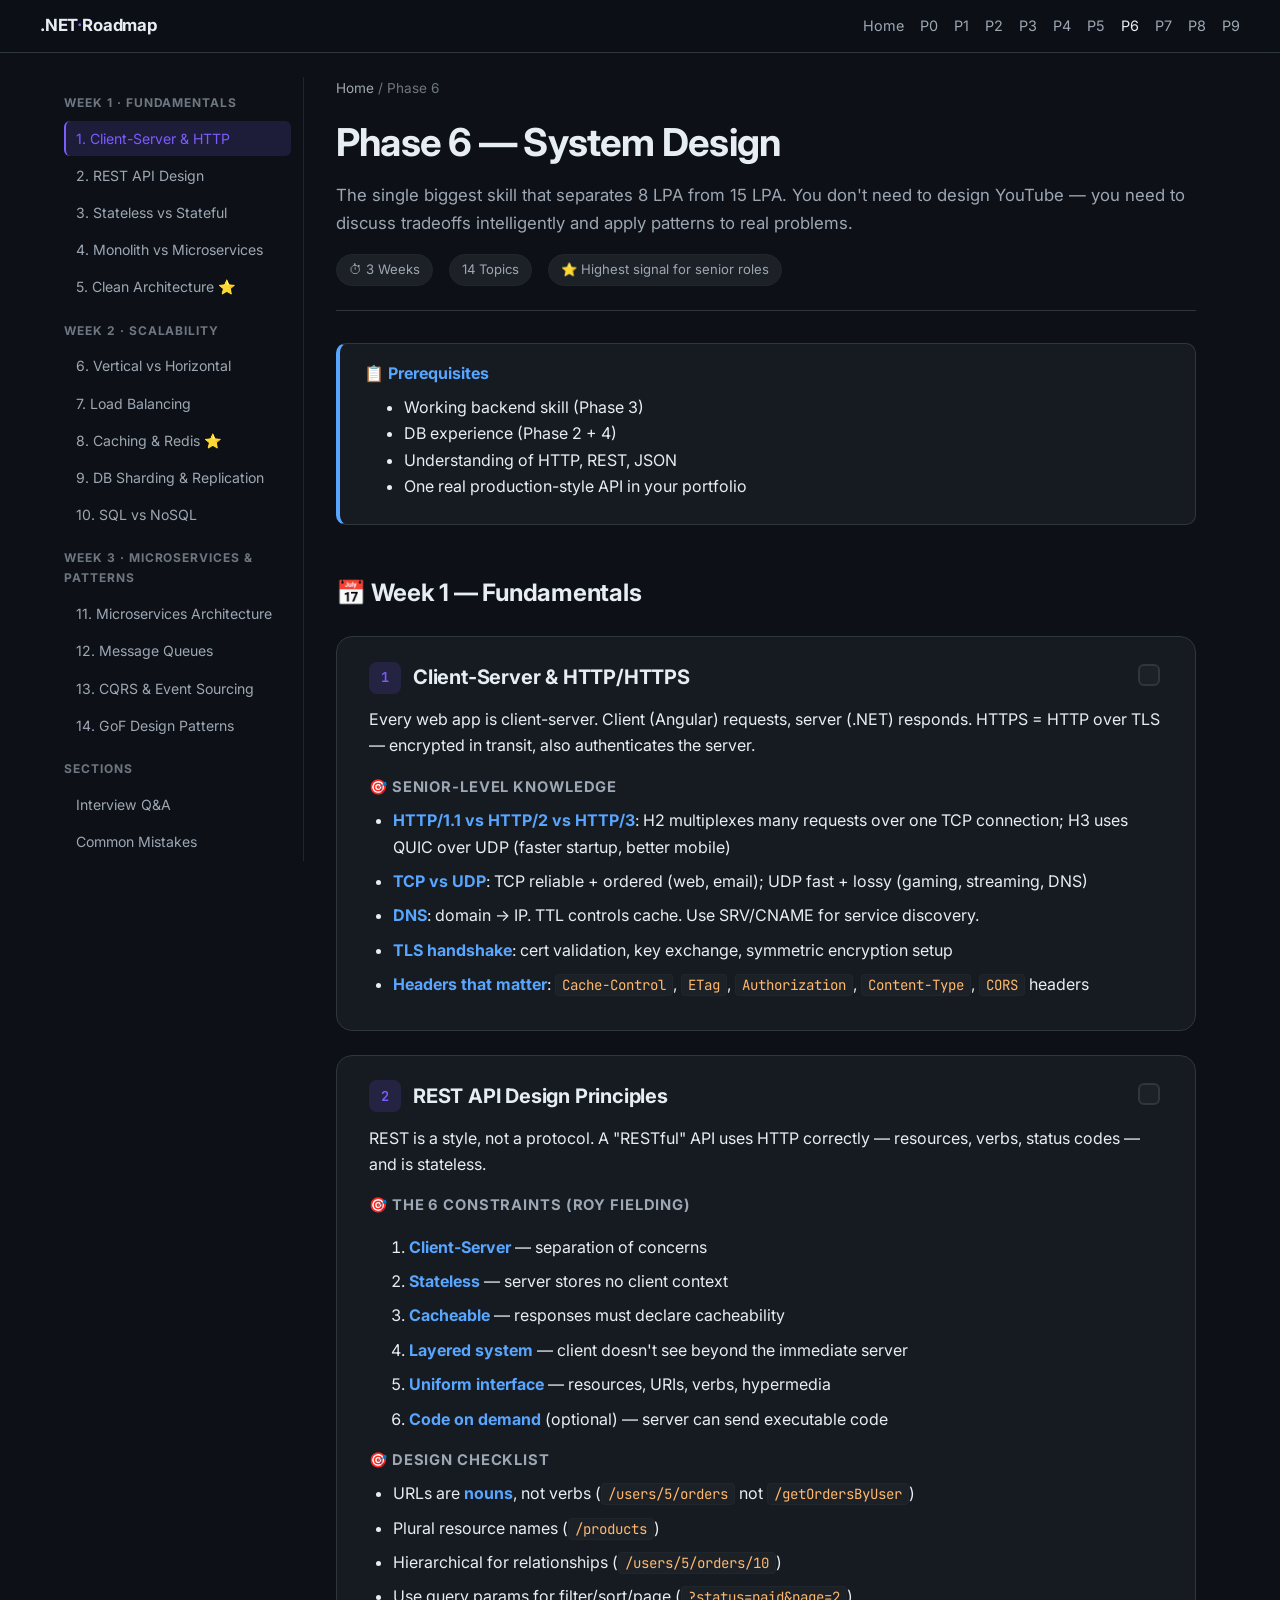
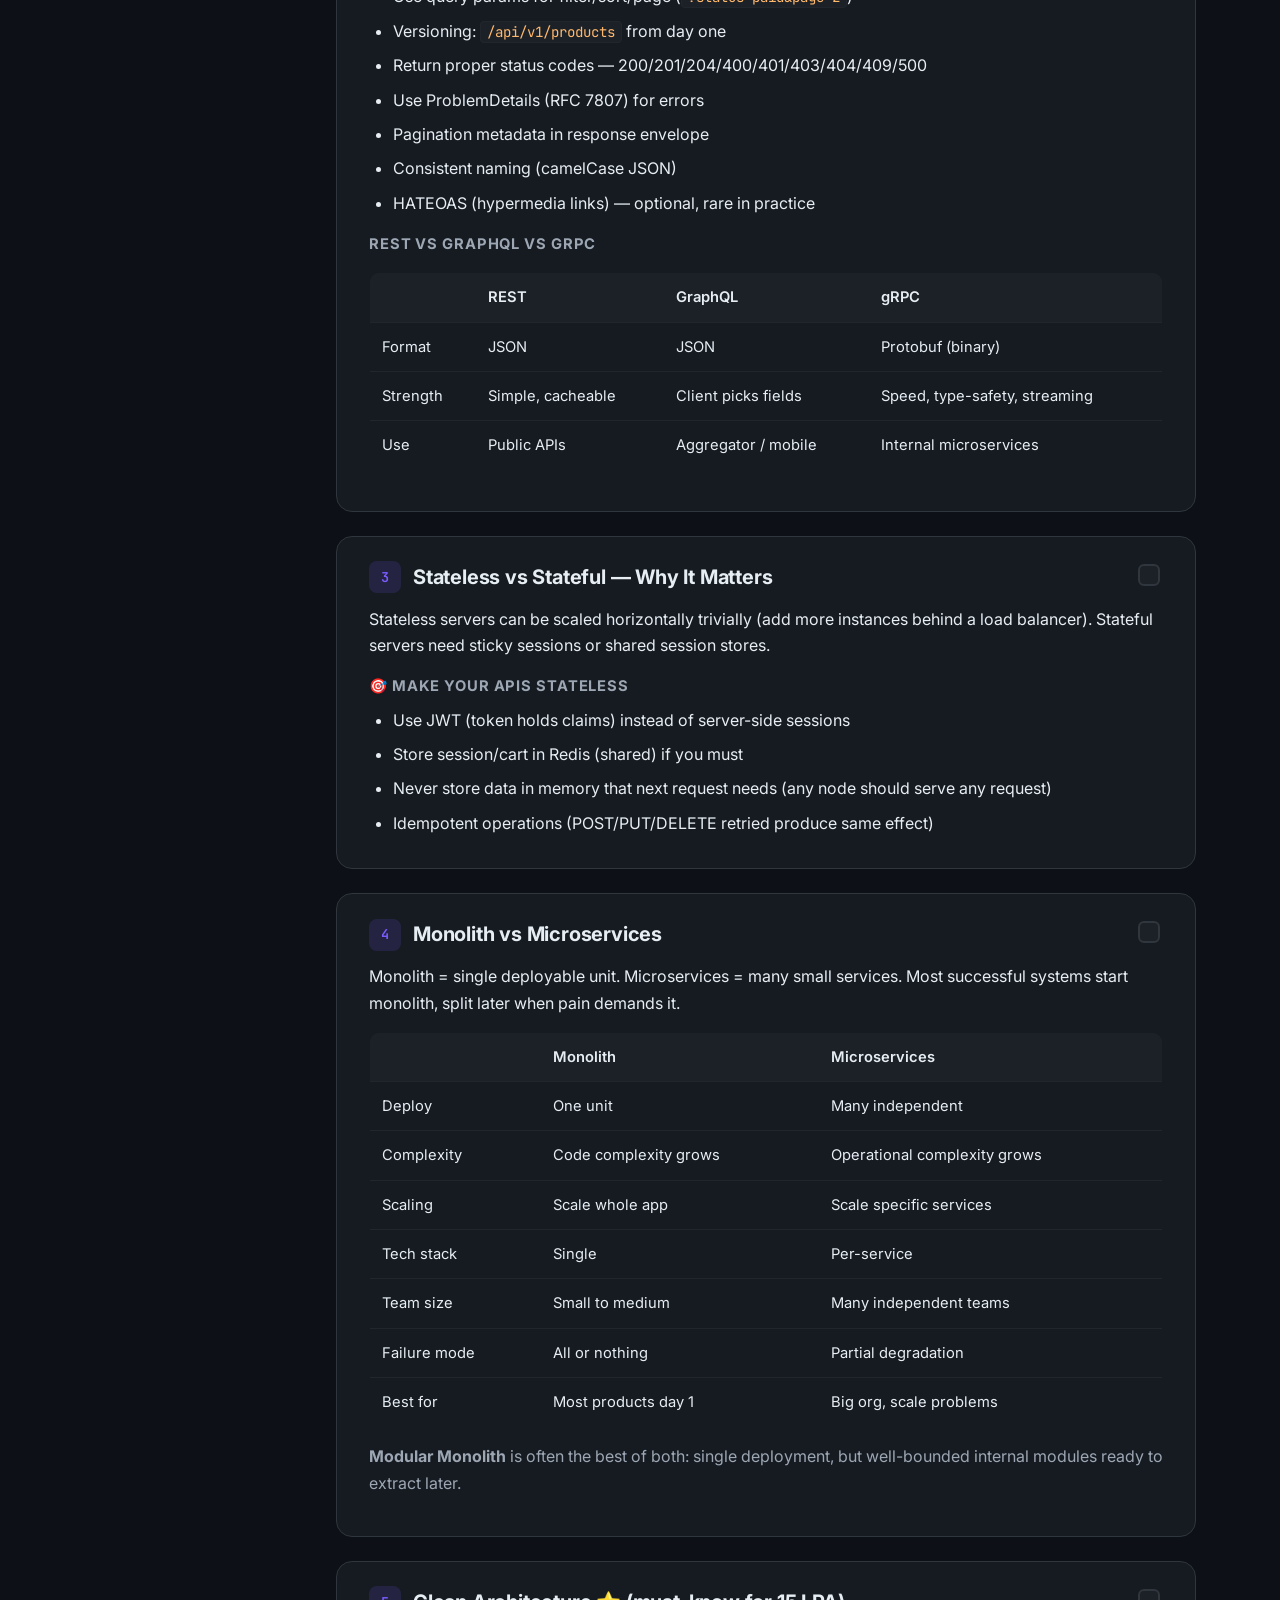
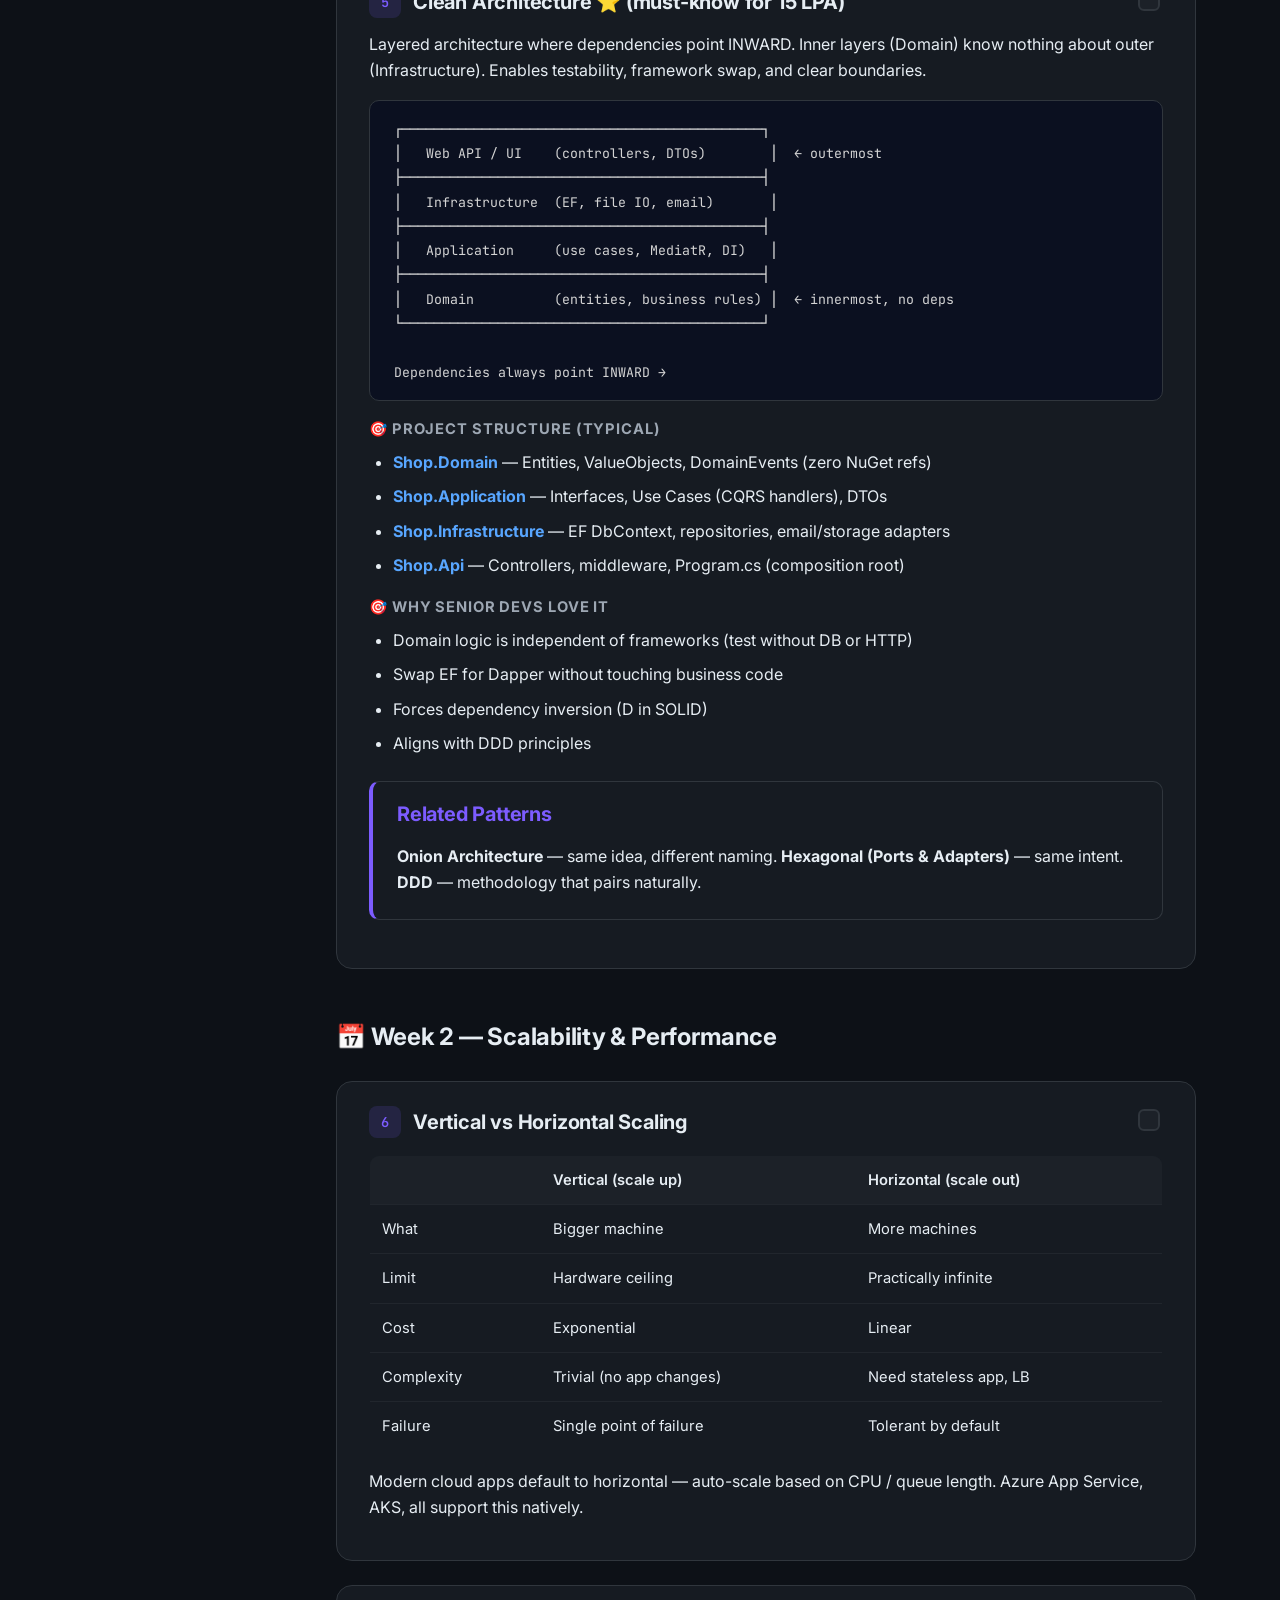
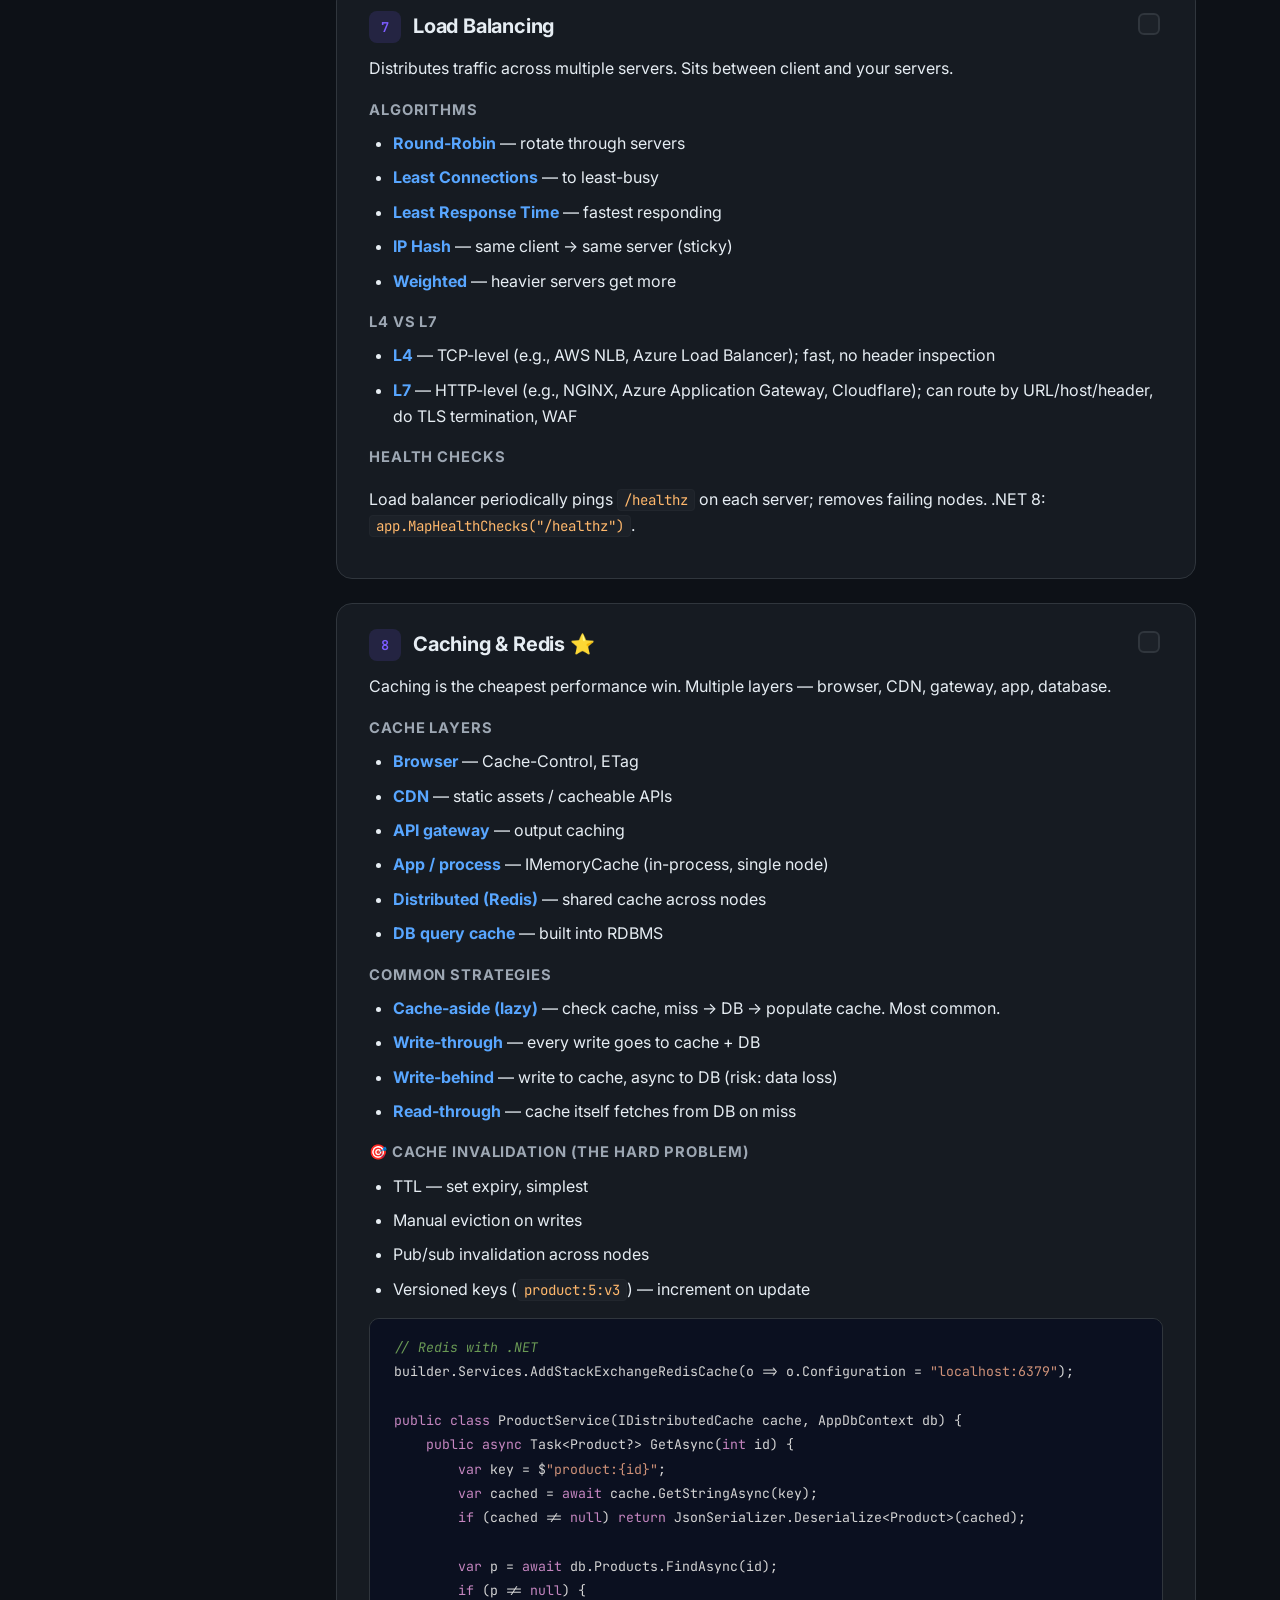
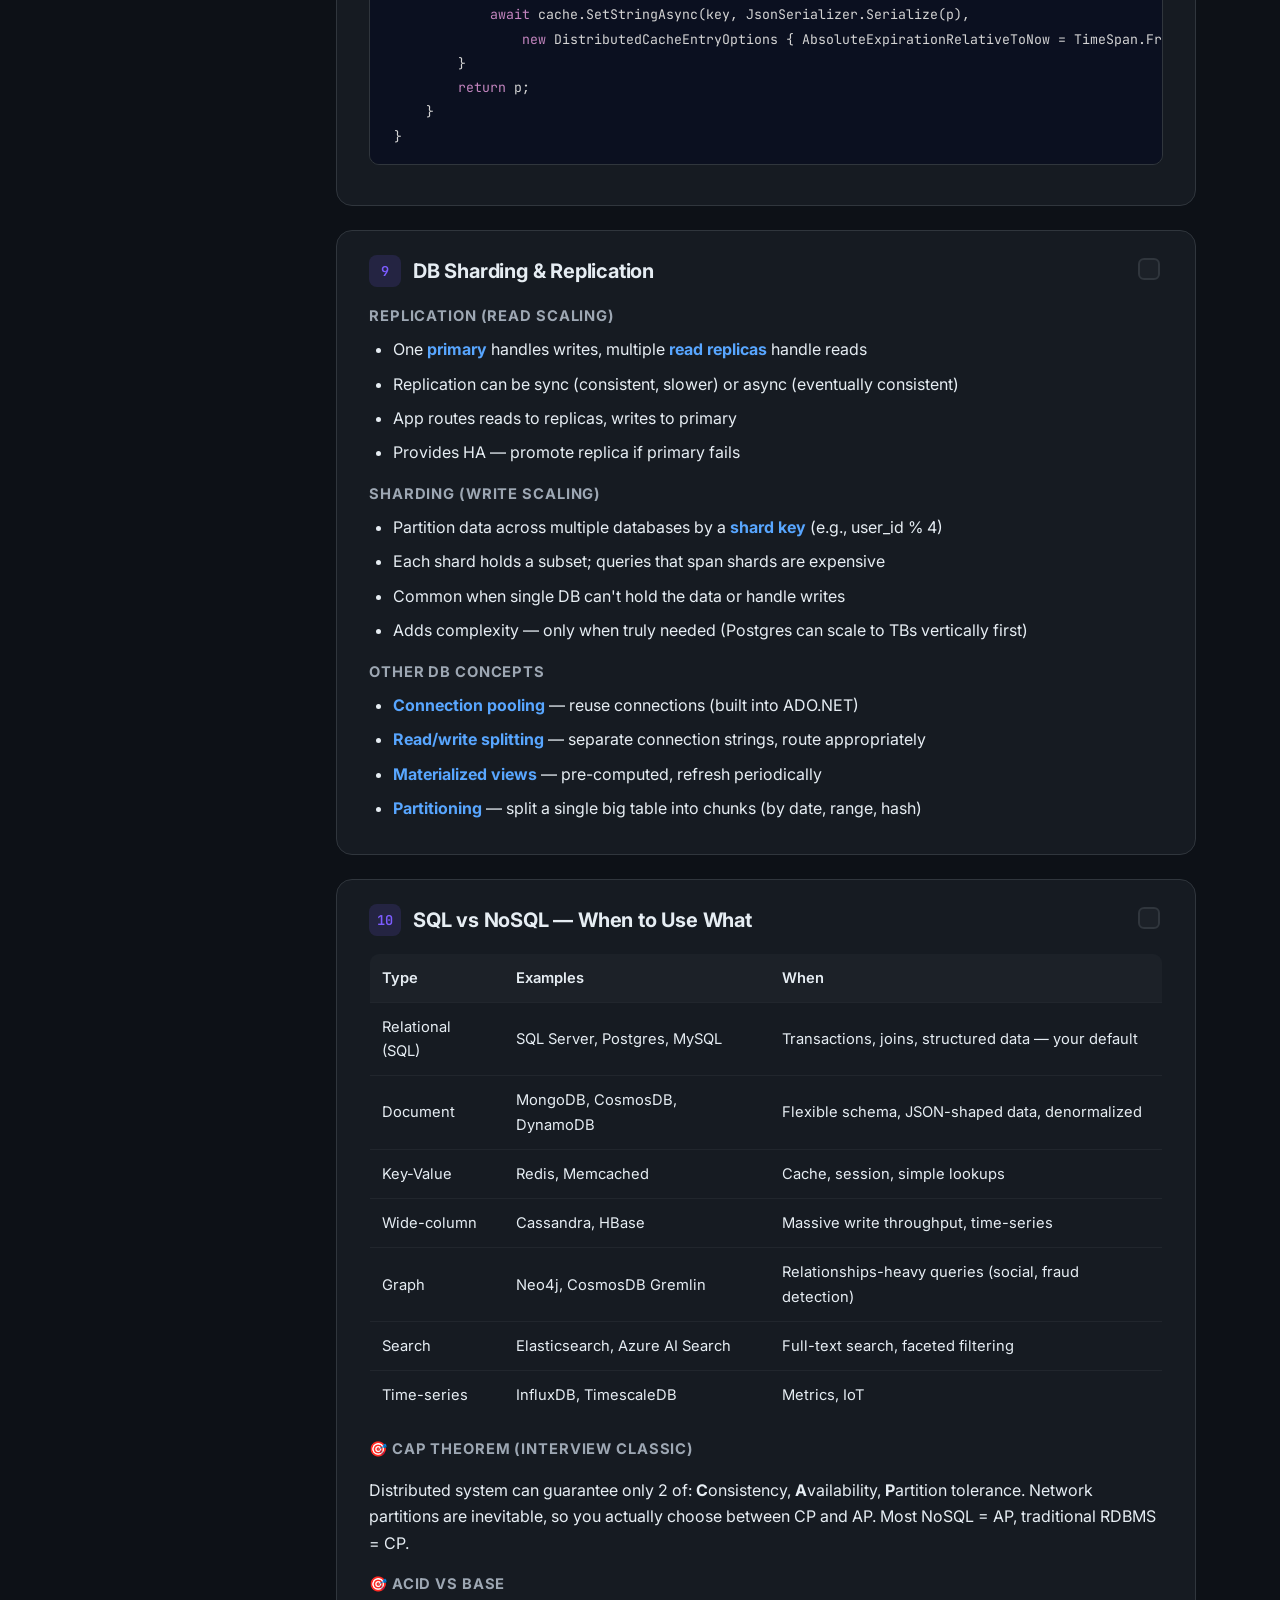
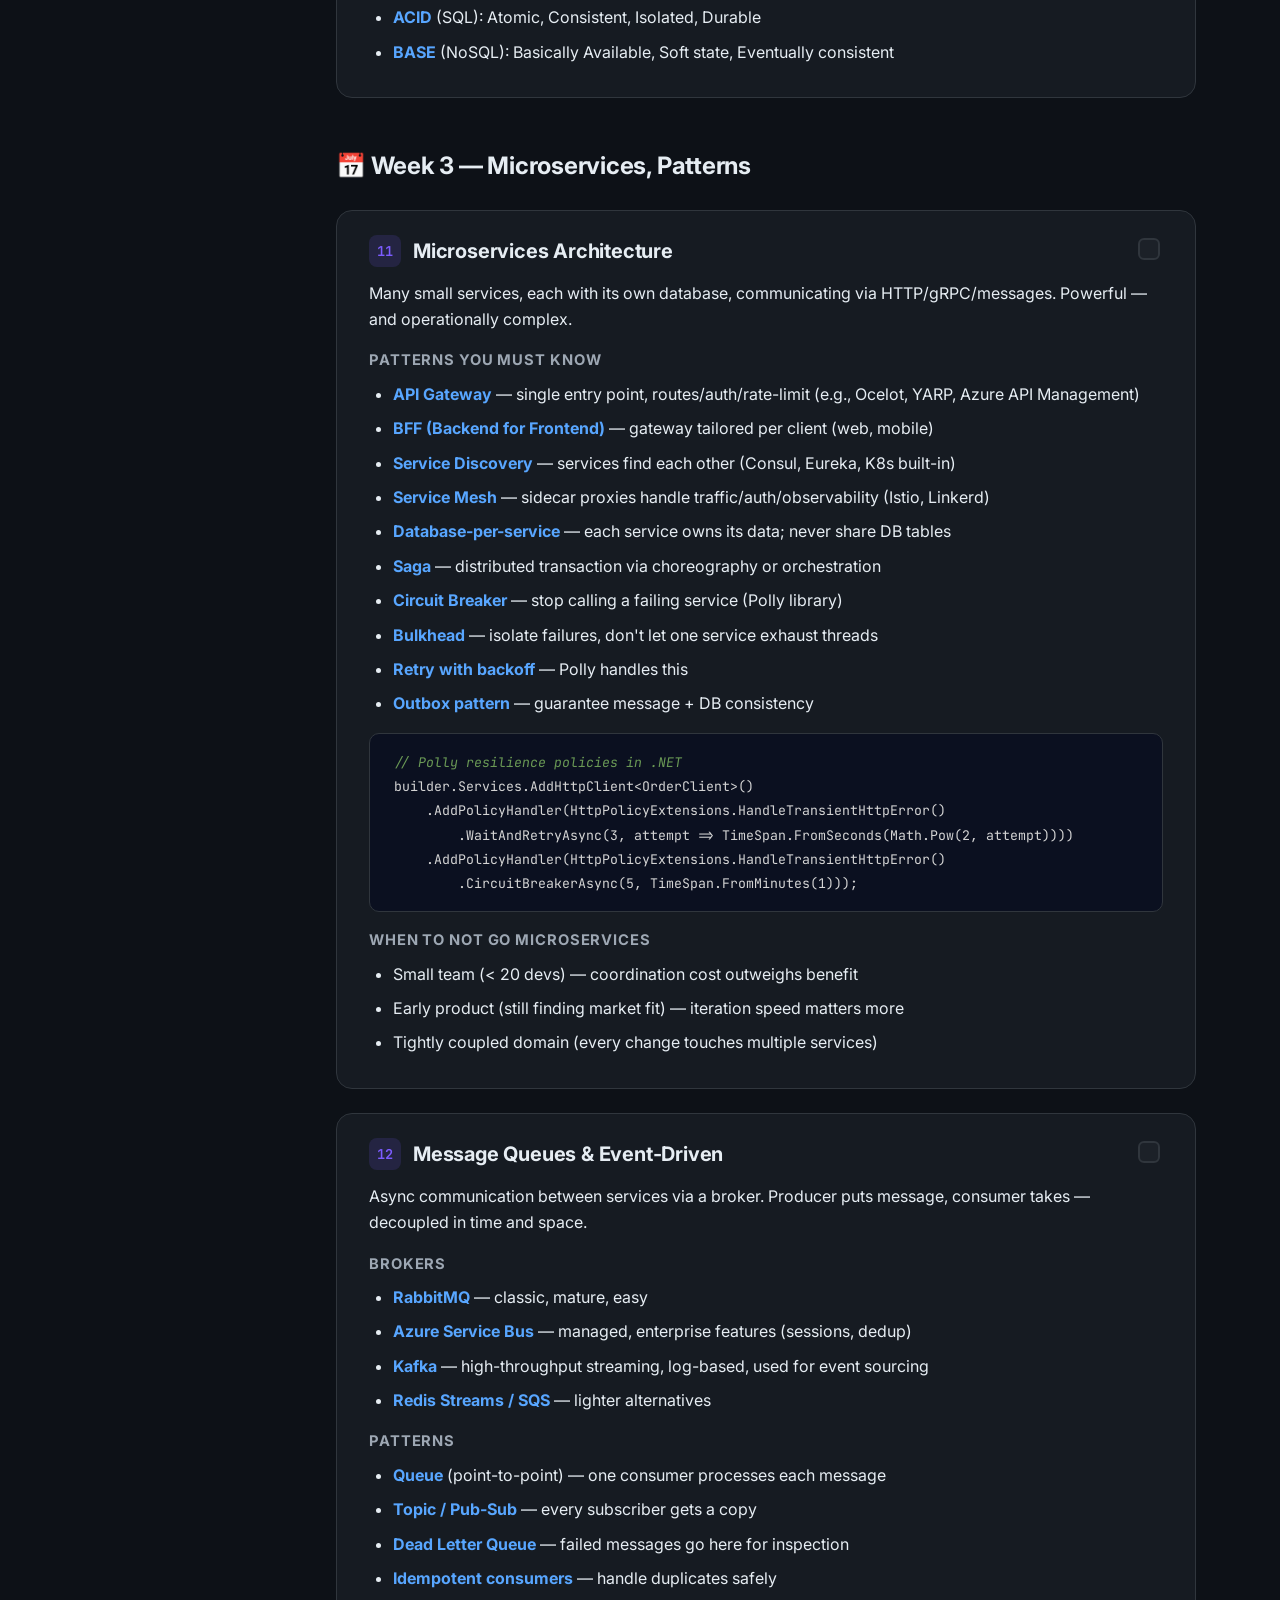
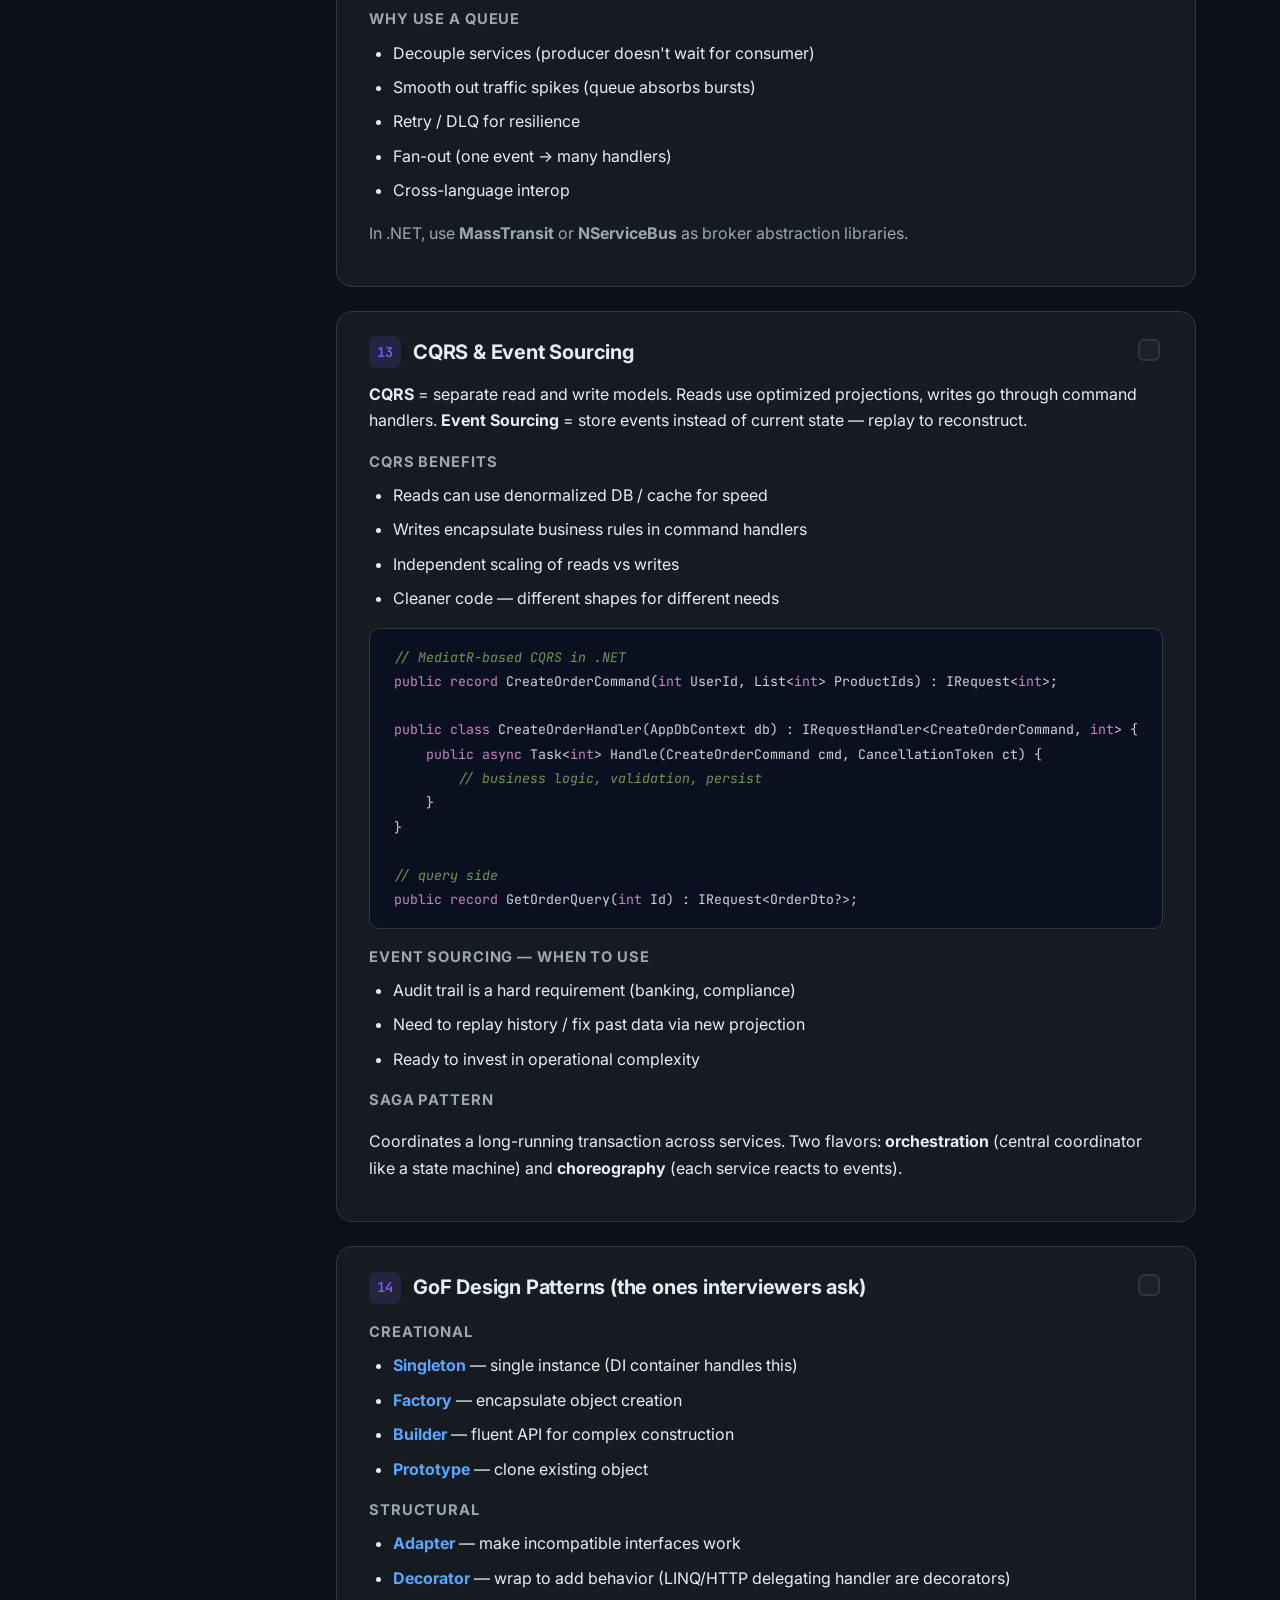
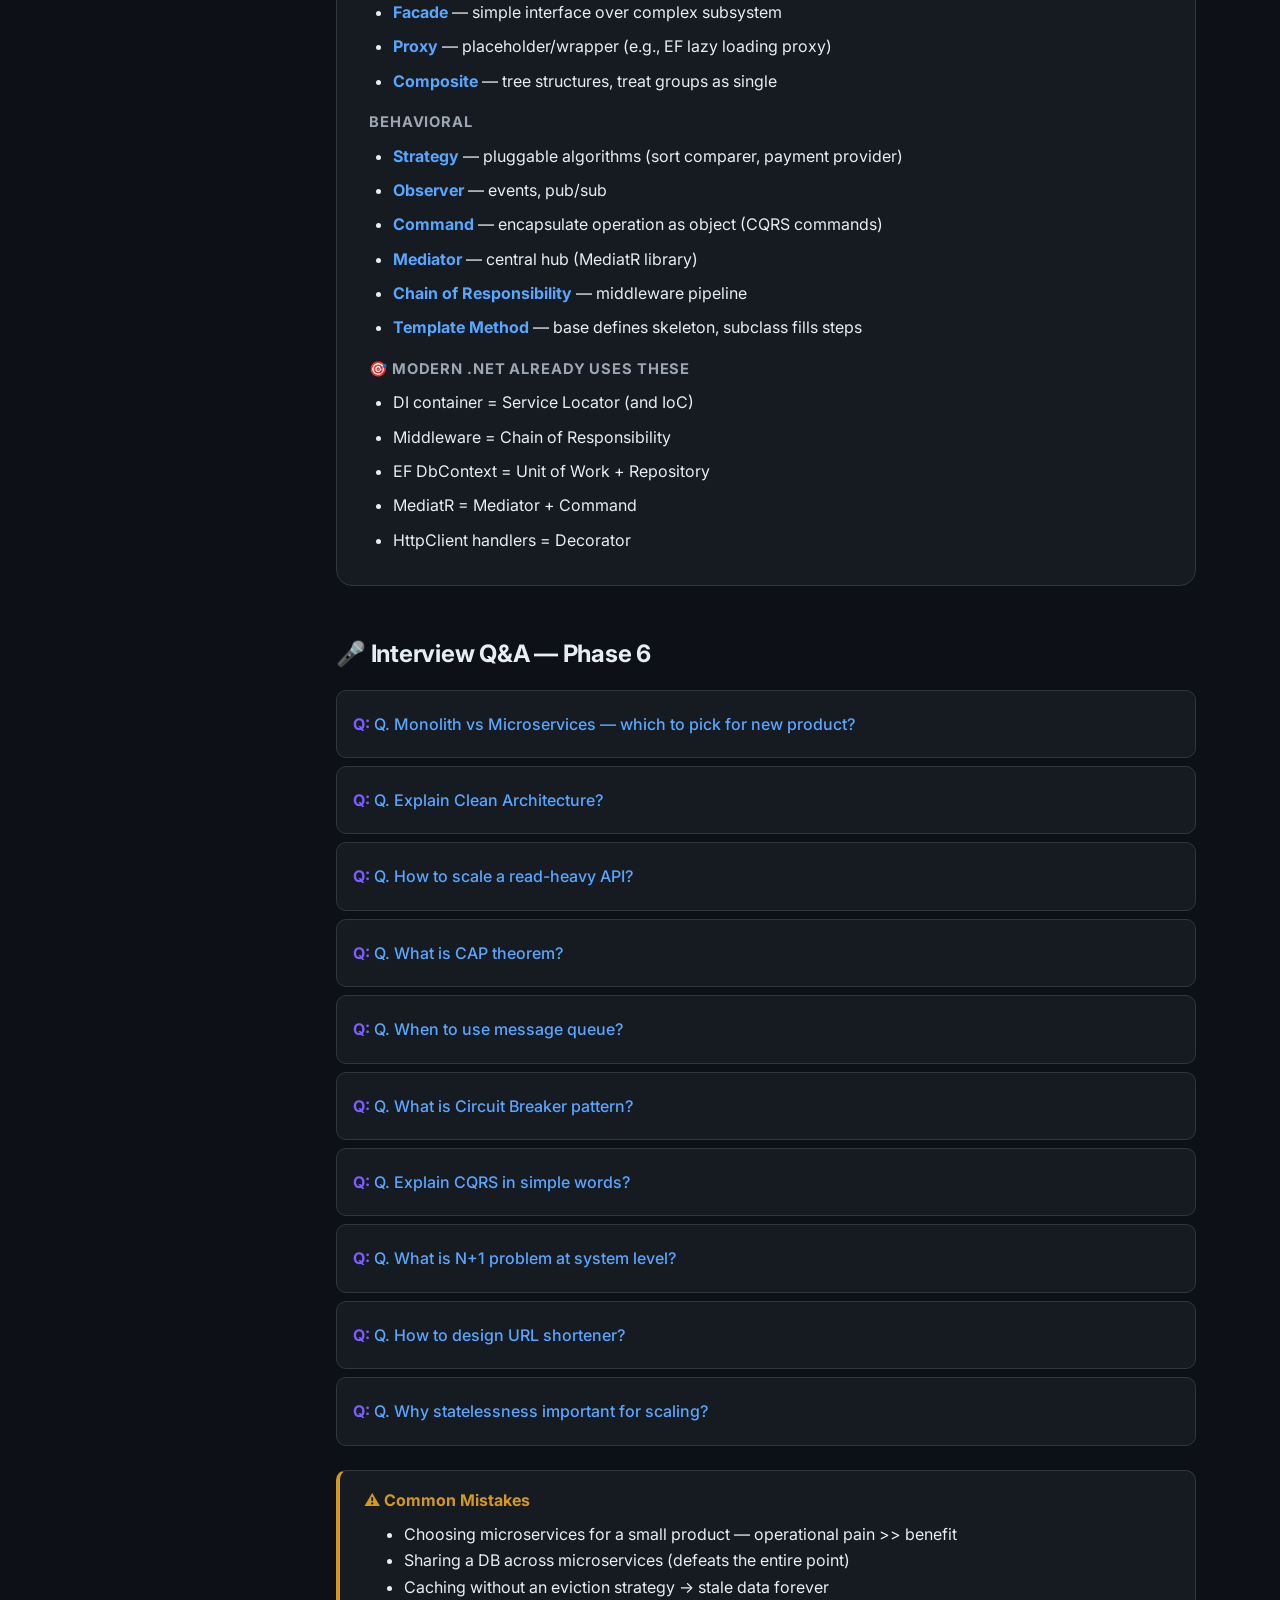
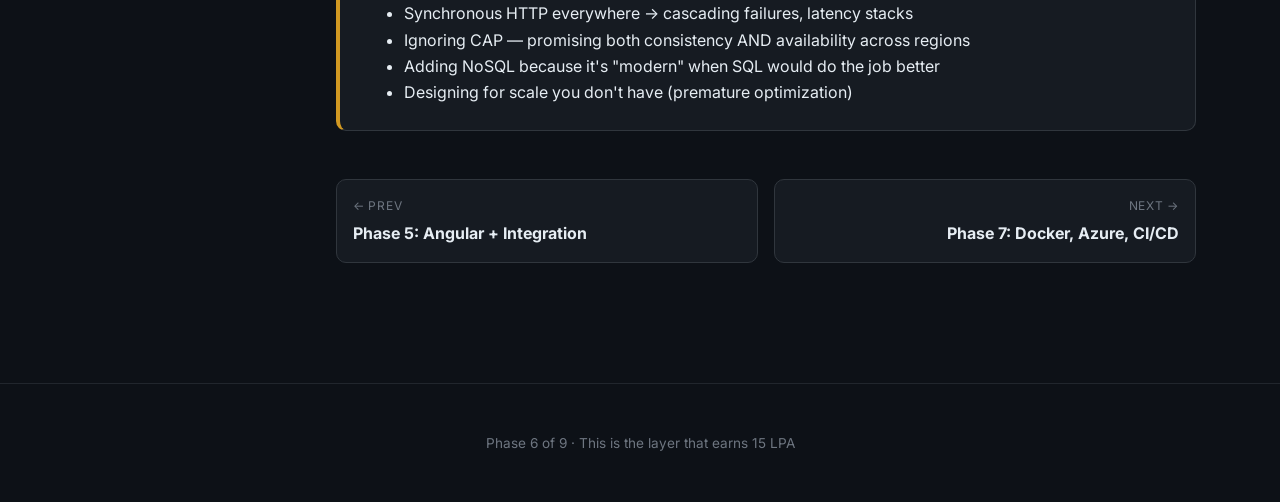
<file: phases/phase-6-system-design.html>
<!DOCTYPE html>
<html lang="en">
<head>
<meta charset="UTF-8" />
<meta name="viewport" content="width=device-width,initial-scale=1.0" />
<title>Phase 6 — System Design | .NET Roadmap</title>
<link rel="preconnect" href="https://fonts.googleapis.com">
<link rel="preconnect" href="https://fonts.gstatic.com" crossorigin>
<link href="https://fonts.googleapis.com/css2?family=Inter:wght@400;500;600;700&family=JetBrains+Mono:wght@400;500&display=swap" rel="stylesheet">
<link rel="stylesheet" href="../styles/global.css" />
</head>
<body data-phase="6">

<nav class="topnav">
  <div class="topnav__inner">
    <div class="brand"><a href="../index.html" style="color:inherit">.NET<span class="dot">·</span>Roadmap</a></div>
    <div class="topnav__links">
      <a href="../index.html">Home</a>
      <a href="phase-0-foundation.html">P0</a>
      <a href="phase-1-csharp.html">P1</a>
      <a href="phase-2-sql.html">P2</a>
      <a href="phase-3-aspnet-core.html">P3</a>
      <a href="phase-4-ef-core.html">P4</a>
      <a href="phase-5-angular-integration.html">P5</a>
      <a href="phase-6-system-design.html" class="active">P6</a>
      <a href="phase-7-devops-azure.html">P7</a>
      <a href="phase-8-projects.html">P8</a>
      <a href="phase-9-interview.html">P9</a>
    </div>
  </div>
</nav>

<div class="phase-page">
  <aside class="sidebar">
    <h4>Week 1 · Fundamentals</h4>
    <ul>
      <li><a href="#client-server">1. Client-Server & HTTP</a></li>
      <li><a href="#rest">2. REST API Design</a></li>
      <li><a href="#stateless">3. Stateless vs Stateful</a></li>
      <li><a href="#monolith">4. Monolith vs Microservices</a></li>
      <li><a href="#clean-arch">5. Clean Architecture ⭐</a></li>
    </ul>
    <h4>Week 2 · Scalability</h4>
    <ul>
      <li><a href="#scaling">6. Vertical vs Horizontal</a></li>
      <li><a href="#load-balancing">7. Load Balancing</a></li>
      <li><a href="#caching">8. Caching & Redis ⭐</a></li>
      <li><a href="#db-scaling">9. DB Sharding & Replication</a></li>
      <li><a href="#sql-vs-nosql">10. SQL vs NoSQL</a></li>
    </ul>
    <h4>Week 3 · Microservices & Patterns</h4>
    <ul>
      <li><a href="#micro">11. Microservices Architecture</a></li>
      <li><a href="#mq">12. Message Queues</a></li>
      <li><a href="#cqrs">13. CQRS & Event Sourcing</a></li>
      <li><a href="#patterns">14. GoF Design Patterns</a></li>
    </ul>
    <h4>Sections</h4>
    <ul>
      <li><a href="#qa">Interview Q&A</a></li>
      <li><a href="#mistakes">Common Mistakes</a></li>
    </ul>
  </aside>

  <main class="content">
    <div class="breadcrumb"><a href="../index.html">Home</a> / Phase 6</div>

    <header class="phase-header">
      <h1>Phase 6 — System Design</h1>
      <p class="lede">The single biggest skill that separates 8 LPA from 15 LPA. You don't need to design YouTube — you need to discuss tradeoffs intelligently and apply patterns to real problems.</p>
      <div class="phase-meta">
        <span class="pill">⏱ 3 Weeks</span>
        <span class="pill">14 Topics</span>
        <span class="pill">⭐ Highest signal for senior roles</span>
      </div>
    </header>

    <div class="callout callout--prereq">
      <h3>📋 Prerequisites</h3>
      <ul>
        <li>Working backend skill (Phase 3)</li>
        <li>DB experience (Phase 2 + 4)</li>
        <li>Understanding of HTTP, REST, JSON</li>
        <li>One real production-style API in your portfolio</li>
      </ul>
    </div>

    <h2 class="section-title">📅 Week 1 — Fundamentals</h2>

    <section class="topic" id="client-server">
      <div class="topic__check"><input type="checkbox" data-topic="0" /></div>
      <h3><span class="num">1</span> Client-Server & HTTP/HTTPS</h3>
      <p class="concept">Every web app is client-server. Client (Angular) requests, server (.NET) responds. HTTPS = HTTP over TLS — encrypted in transit, also authenticates the server.</p>

      <h4>🎯 Senior-Level Knowledge</h4>
      <ul>
        <li><strong>HTTP/1.1 vs HTTP/2 vs HTTP/3</strong>: H2 multiplexes many requests over one TCP connection; H3 uses QUIC over UDP (faster startup, better mobile)</li>
        <li><strong>TCP vs UDP</strong>: TCP reliable + ordered (web, email); UDP fast + lossy (gaming, streaming, DNS)</li>
        <li><strong>DNS</strong>: domain → IP. TTL controls cache. Use SRV/CNAME for service discovery.</li>
        <li><strong>TLS handshake</strong>: cert validation, key exchange, symmetric encryption setup</li>
        <li><strong>Headers that matter</strong>: <code>Cache-Control</code>, <code>ETag</code>, <code>Authorization</code>, <code>Content-Type</code>, <code>CORS</code> headers</li>
      </ul>
    </section>

    <section class="topic" id="rest">
      <div class="topic__check"><input type="checkbox" data-topic="1" /></div>
      <h3><span class="num">2</span> REST API Design Principles</h3>
      <p class="concept">REST is a style, not a protocol. A "RESTful" API uses HTTP correctly — resources, verbs, status codes — and is stateless.</p>

      <h4>🎯 The 6 Constraints (Roy Fielding)</h4>
      <ol>
        <li><strong>Client-Server</strong> — separation of concerns</li>
        <li><strong>Stateless</strong> — server stores no client context</li>
        <li><strong>Cacheable</strong> — responses must declare cacheability</li>
        <li><strong>Layered system</strong> — client doesn't see beyond the immediate server</li>
        <li><strong>Uniform interface</strong> — resources, URIs, verbs, hypermedia</li>
        <li><strong>Code on demand</strong> (optional) — server can send executable code</li>
      </ol>

      <h4>🎯 Design Checklist</h4>
      <ul>
        <li>URLs are <strong>nouns</strong>, not verbs (<code>/users/5/orders</code> not <code>/getOrdersByUser</code>)</li>
        <li>Plural resource names (<code>/products</code>)</li>
        <li>Hierarchical for relationships (<code>/users/5/orders/10</code>)</li>
        <li>Use query params for filter/sort/page (<code>?status=paid&page=2</code>)</li>
        <li>Versioning: <code>/api/v1/products</code> from day one</li>
        <li>Return proper status codes — 200/201/204/400/401/403/404/409/500</li>
        <li>Use ProblemDetails (RFC 7807) for errors</li>
        <li>Pagination metadata in response envelope</li>
        <li>Consistent naming (camelCase JSON)</li>
        <li>HATEOAS (hypermedia links) — optional, rare in practice</li>
      </ul>

      <h4>REST vs GraphQL vs gRPC</h4>
      <table>
        <thead><tr><th></th><th>REST</th><th>GraphQL</th><th>gRPC</th></tr></thead>
        <tbody>
          <tr><td>Format</td><td>JSON</td><td>JSON</td><td>Protobuf (binary)</td></tr>
          <tr><td>Strength</td><td>Simple, cacheable</td><td>Client picks fields</td><td>Speed, type-safety, streaming</td></tr>
          <tr><td>Use</td><td>Public APIs</td><td>Aggregator / mobile</td><td>Internal microservices</td></tr>
        </tbody>
      </table>
    </section>

    <section class="topic" id="stateless">
      <div class="topic__check"><input type="checkbox" data-topic="2" /></div>
      <h3><span class="num">3</span> Stateless vs Stateful — Why It Matters</h3>
      <p class="concept">Stateless servers can be scaled horizontally trivially (add more instances behind a load balancer). Stateful servers need sticky sessions or shared session stores.</p>

      <h4>🎯 Make Your APIs Stateless</h4>
      <ul>
        <li>Use JWT (token holds claims) instead of server-side sessions</li>
        <li>Store session/cart in Redis (shared) if you must</li>
        <li>Never store data in memory that next request needs (any node should serve any request)</li>
        <li>Idempotent operations (POST/PUT/DELETE retried produce same effect)</li>
      </ul>
    </section>

    <section class="topic" id="monolith">
      <div class="topic__check"><input type="checkbox" data-topic="3" /></div>
      <h3><span class="num">4</span> Monolith vs Microservices</h3>
      <p class="concept">Monolith = single deployable unit. Microservices = many small services. Most successful systems start monolith, split later when pain demands it.</p>

      <table>
        <thead><tr><th></th><th>Monolith</th><th>Microservices</th></tr></thead>
        <tbody>
          <tr><td>Deploy</td><td>One unit</td><td>Many independent</td></tr>
          <tr><td>Complexity</td><td>Code complexity grows</td><td>Operational complexity grows</td></tr>
          <tr><td>Scaling</td><td>Scale whole app</td><td>Scale specific services</td></tr>
          <tr><td>Tech stack</td><td>Single</td><td>Per-service</td></tr>
          <tr><td>Team size</td><td>Small to medium</td><td>Many independent teams</td></tr>
          <tr><td>Failure mode</td><td>All or nothing</td><td>Partial degradation</td></tr>
          <tr><td>Best for</td><td>Most products day 1</td><td>Big org, scale problems</td></tr>
        </tbody>
      </table>

      <p class="muted"><strong>Modular Monolith</strong> is often the best of both: single deployment, but well-bounded internal modules ready to extract later.</p>
    </section>

    <section class="topic" id="clean-arch">
      <div class="topic__check"><input type="checkbox" data-topic="4" /></div>
      <h3><span class="num">5</span> Clean Architecture ⭐ (must-know for 15 LPA)</h3>
      <p class="concept">Layered architecture where dependencies point INWARD. Inner layers (Domain) know nothing about outer (Infrastructure). Enables testability, framework swap, and clear boundaries.</p>

      <pre><code>┌─────────────────────────────────────────────┐
│   Web API / UI    (controllers, DTOs)        │  ← outermost
├─────────────────────────────────────────────┤
│   Infrastructure  (EF, file IO, email)       │
├─────────────────────────────────────────────┤
│   Application     (use cases, MediatR, DI)   │
├─────────────────────────────────────────────┤
│   Domain          (entities, business rules) │  ← innermost, no deps
└─────────────────────────────────────────────┘

Dependencies always point INWARD →</code></pre>

      <h4>🎯 Project Structure (typical)</h4>
      <ul>
        <li><strong>Shop.Domain</strong> — Entities, ValueObjects, DomainEvents (zero NuGet refs)</li>
        <li><strong>Shop.Application</strong> — Interfaces, Use Cases (CQRS handlers), DTOs</li>
        <li><strong>Shop.Infrastructure</strong> — EF DbContext, repositories, email/storage adapters</li>
        <li><strong>Shop.Api</strong> — Controllers, middleware, Program.cs (composition root)</li>
      </ul>

      <h4>🎯 Why Senior Devs Love It</h4>
      <ul>
        <li>Domain logic is independent of frameworks (test without DB or HTTP)</li>
        <li>Swap EF for Dapper without touching business code</li>
        <li>Forces dependency inversion (D in SOLID)</li>
        <li>Aligns with DDD principles</li>
      </ul>

      <div class="callout">
        <h3>Related Patterns</h3>
        <p><strong>Onion Architecture</strong> — same idea, different naming. <strong>Hexagonal (Ports & Adapters)</strong> — same intent. <strong>DDD</strong> — methodology that pairs naturally.</p>
      </div>
    </section>

    <h2 class="section-title">📅 Week 2 — Scalability & Performance</h2>

    <section class="topic" id="scaling">
      <div class="topic__check"><input type="checkbox" data-topic="5" /></div>
      <h3><span class="num">6</span> Vertical vs Horizontal Scaling</h3>
      <table>
        <thead><tr><th></th><th>Vertical (scale up)</th><th>Horizontal (scale out)</th></tr></thead>
        <tbody>
          <tr><td>What</td><td>Bigger machine</td><td>More machines</td></tr>
          <tr><td>Limit</td><td>Hardware ceiling</td><td>Practically infinite</td></tr>
          <tr><td>Cost</td><td>Exponential</td><td>Linear</td></tr>
          <tr><td>Complexity</td><td>Trivial (no app changes)</td><td>Need stateless app, LB</td></tr>
          <tr><td>Failure</td><td>Single point of failure</td><td>Tolerant by default</td></tr>
        </tbody>
      </table>
      <p>Modern cloud apps default to horizontal — auto-scale based on CPU / queue length. Azure App Service, AKS, all support this natively.</p>
    </section>

    <section class="topic" id="load-balancing">
      <div class="topic__check"><input type="checkbox" data-topic="6" /></div>
      <h3><span class="num">7</span> Load Balancing</h3>
      <p class="concept">Distributes traffic across multiple servers. Sits between client and your servers.</p>

      <h4>Algorithms</h4>
      <ul>
        <li><strong>Round-Robin</strong> — rotate through servers</li>
        <li><strong>Least Connections</strong> — to least-busy</li>
        <li><strong>Least Response Time</strong> — fastest responding</li>
        <li><strong>IP Hash</strong> — same client → same server (sticky)</li>
        <li><strong>Weighted</strong> — heavier servers get more</li>
      </ul>

      <h4>L4 vs L7</h4>
      <ul>
        <li><strong>L4</strong> — TCP-level (e.g., AWS NLB, Azure Load Balancer); fast, no header inspection</li>
        <li><strong>L7</strong> — HTTP-level (e.g., NGINX, Azure Application Gateway, Cloudflare); can route by URL/host/header, do TLS termination, WAF</li>
      </ul>

      <h4>Health Checks</h4>
      <p>Load balancer periodically pings <code>/healthz</code> on each server; removes failing nodes. .NET 8: <code>app.MapHealthChecks("/healthz")</code>.</p>
    </section>

    <section class="topic" id="caching">
      <div class="topic__check"><input type="checkbox" data-topic="7" /></div>
      <h3><span class="num">8</span> Caching & Redis ⭐</h3>
      <p class="concept">Caching is the cheapest performance win. Multiple layers — browser, CDN, gateway, app, database.</p>

      <h4>Cache Layers</h4>
      <ul>
        <li><strong>Browser</strong> — Cache-Control, ETag</li>
        <li><strong>CDN</strong> — static assets / cacheable APIs</li>
        <li><strong>API gateway</strong> — output caching</li>
        <li><strong>App / process</strong> — IMemoryCache (in-process, single node)</li>
        <li><strong>Distributed (Redis)</strong> — shared cache across nodes</li>
        <li><strong>DB query cache</strong> — built into RDBMS</li>
      </ul>

      <h4>Common Strategies</h4>
      <ul>
        <li><strong>Cache-aside (lazy)</strong> — check cache, miss → DB → populate cache. Most common.</li>
        <li><strong>Write-through</strong> — every write goes to cache + DB</li>
        <li><strong>Write-behind</strong> — write to cache, async to DB (risk: data loss)</li>
        <li><strong>Read-through</strong> — cache itself fetches from DB on miss</li>
      </ul>

      <h4>🎯 Cache Invalidation (the hard problem)</h4>
      <ul>
        <li>TTL — set expiry, simplest</li>
        <li>Manual eviction on writes</li>
        <li>Pub/sub invalidation across nodes</li>
        <li>Versioned keys (<code>product:5:v3</code>) — increment on update</li>
      </ul>

      <pre><code><span class="com">// Redis with .NET</span>
builder.Services.AddStackExchangeRedisCache(o =&gt; o.Configuration = <span class="str">"localhost:6379"</span>);

<span class="kw">public class</span> ProductService(IDistributedCache cache, AppDbContext db) {
    <span class="kw">public async</span> Task&lt;Product?&gt; GetAsync(<span class="kw">int</span> id) {
        <span class="kw">var</span> key = $<span class="str">"product:{id}"</span>;
        <span class="kw">var</span> cached = <span class="kw">await</span> cache.GetStringAsync(key);
        <span class="kw">if</span> (cached != <span class="kw">null</span>) <span class="kw">return</span> JsonSerializer.Deserialize&lt;Product&gt;(cached);

        <span class="kw">var</span> p = <span class="kw">await</span> db.Products.FindAsync(id);
        <span class="kw">if</span> (p != <span class="kw">null</span>) {
            <span class="kw">await</span> cache.SetStringAsync(key, JsonSerializer.Serialize(p),
                <span class="kw">new</span> DistributedCacheEntryOptions { AbsoluteExpirationRelativeToNow = TimeSpan.FromMinutes(5) });
        }
        <span class="kw">return</span> p;
    }
}</code></pre>
    </section>

    <section class="topic" id="db-scaling">
      <div class="topic__check"><input type="checkbox" data-topic="8" /></div>
      <h3><span class="num">9</span> DB Sharding & Replication</h3>

      <h4>Replication (read scaling)</h4>
      <ul>
        <li>One <strong>primary</strong> handles writes, multiple <strong>read replicas</strong> handle reads</li>
        <li>Replication can be sync (consistent, slower) or async (eventually consistent)</li>
        <li>App routes reads to replicas, writes to primary</li>
        <li>Provides HA — promote replica if primary fails</li>
      </ul>

      <h4>Sharding (write scaling)</h4>
      <ul>
        <li>Partition data across multiple databases by a <strong>shard key</strong> (e.g., user_id % 4)</li>
        <li>Each shard holds a subset; queries that span shards are expensive</li>
        <li>Common when single DB can't hold the data or handle writes</li>
        <li>Adds complexity — only when truly needed (Postgres can scale to TBs vertically first)</li>
      </ul>

      <h4>Other DB Concepts</h4>
      <ul>
        <li><strong>Connection pooling</strong> — reuse connections (built into ADO.NET)</li>
        <li><strong>Read/write splitting</strong> — separate connection strings, route appropriately</li>
        <li><strong>Materialized views</strong> — pre-computed, refresh periodically</li>
        <li><strong>Partitioning</strong> — split a single big table into chunks (by date, range, hash)</li>
      </ul>
    </section>

    <section class="topic" id="sql-vs-nosql">
      <div class="topic__check"><input type="checkbox" data-topic="9" /></div>
      <h3><span class="num">10</span> SQL vs NoSQL — When to Use What</h3>

      <table>
        <thead><tr><th>Type</th><th>Examples</th><th>When</th></tr></thead>
        <tbody>
          <tr><td>Relational (SQL)</td><td>SQL Server, Postgres, MySQL</td><td>Transactions, joins, structured data — your default</td></tr>
          <tr><td>Document</td><td>MongoDB, CosmosDB, DynamoDB</td><td>Flexible schema, JSON-shaped data, denormalized</td></tr>
          <tr><td>Key-Value</td><td>Redis, Memcached</td><td>Cache, session, simple lookups</td></tr>
          <tr><td>Wide-column</td><td>Cassandra, HBase</td><td>Massive write throughput, time-series</td></tr>
          <tr><td>Graph</td><td>Neo4j, CosmosDB Gremlin</td><td>Relationships-heavy queries (social, fraud detection)</td></tr>
          <tr><td>Search</td><td>Elasticsearch, Azure AI Search</td><td>Full-text search, faceted filtering</td></tr>
          <tr><td>Time-series</td><td>InfluxDB, TimescaleDB</td><td>Metrics, IoT</td></tr>
        </tbody>
      </table>

      <h4>🎯 CAP Theorem (interview classic)</h4>
      <p>Distributed system can guarantee only 2 of: <strong>C</strong>onsistency, <strong>A</strong>vailability, <strong>P</strong>artition tolerance. Network partitions are inevitable, so you actually choose between CP and AP. Most NoSQL = AP, traditional RDBMS = CP.</p>

      <h4>🎯 ACID vs BASE</h4>
      <ul>
        <li><strong>ACID</strong> (SQL): Atomic, Consistent, Isolated, Durable</li>
        <li><strong>BASE</strong> (NoSQL): Basically Available, Soft state, Eventually consistent</li>
      </ul>
    </section>

    <h2 class="section-title">📅 Week 3 — Microservices, Patterns</h2>

    <section class="topic" id="micro">
      <div class="topic__check"><input type="checkbox" data-topic="10" /></div>
      <h3><span class="num">11</span> Microservices Architecture</h3>
      <p class="concept">Many small services, each with its own database, communicating via HTTP/gRPC/messages. Powerful — and operationally complex.</p>

      <h4>Patterns You Must Know</h4>
      <ul>
        <li><strong>API Gateway</strong> — single entry point, routes/auth/rate-limit (e.g., Ocelot, YARP, Azure API Management)</li>
        <li><strong>BFF (Backend for Frontend)</strong> — gateway tailored per client (web, mobile)</li>
        <li><strong>Service Discovery</strong> — services find each other (Consul, Eureka, K8s built-in)</li>
        <li><strong>Service Mesh</strong> — sidecar proxies handle traffic/auth/observability (Istio, Linkerd)</li>
        <li><strong>Database-per-service</strong> — each service owns its data; never share DB tables</li>
        <li><strong>Saga</strong> — distributed transaction via choreography or orchestration</li>
        <li><strong>Circuit Breaker</strong> — stop calling a failing service (Polly library)</li>
        <li><strong>Bulkhead</strong> — isolate failures, don't let one service exhaust threads</li>
        <li><strong>Retry with backoff</strong> — Polly handles this</li>
        <li><strong>Outbox pattern</strong> — guarantee message + DB consistency</li>
      </ul>

      <pre><code><span class="com">// Polly resilience policies in .NET</span>
builder.Services.AddHttpClient&lt;OrderClient&gt;()
    .AddPolicyHandler(HttpPolicyExtensions.HandleTransientHttpError()
        .WaitAndRetryAsync(3, attempt =&gt; TimeSpan.FromSeconds(Math.Pow(2, attempt))))
    .AddPolicyHandler(HttpPolicyExtensions.HandleTransientHttpError()
        .CircuitBreakerAsync(5, TimeSpan.FromMinutes(1)));</code></pre>

      <h4>When to NOT Go Microservices</h4>
      <ul>
        <li>Small team (&lt; 20 devs) — coordination cost outweighs benefit</li>
        <li>Early product (still finding market fit) — iteration speed matters more</li>
        <li>Tightly coupled domain (every change touches multiple services)</li>
      </ul>
    </section>

    <section class="topic" id="mq">
      <div class="topic__check"><input type="checkbox" data-topic="11" /></div>
      <h3><span class="num">12</span> Message Queues & Event-Driven</h3>
      <p class="concept">Async communication between services via a broker. Producer puts message, consumer takes — decoupled in time and space.</p>

      <h4>Brokers</h4>
      <ul>
        <li><strong>RabbitMQ</strong> — classic, mature, easy</li>
        <li><strong>Azure Service Bus</strong> — managed, enterprise features (sessions, dedup)</li>
        <li><strong>Kafka</strong> — high-throughput streaming, log-based, used for event sourcing</li>
        <li><strong>Redis Streams / SQS</strong> — lighter alternatives</li>
      </ul>

      <h4>Patterns</h4>
      <ul>
        <li><strong>Queue</strong> (point-to-point) — one consumer processes each message</li>
        <li><strong>Topic / Pub-Sub</strong> — every subscriber gets a copy</li>
        <li><strong>Dead Letter Queue</strong> — failed messages go here for inspection</li>
        <li><strong>Idempotent consumers</strong> — handle duplicates safely</li>
      </ul>

      <h4>Why Use a Queue</h4>
      <ul>
        <li>Decouple services (producer doesn't wait for consumer)</li>
        <li>Smooth out traffic spikes (queue absorbs bursts)</li>
        <li>Retry / DLQ for resilience</li>
        <li>Fan-out (one event → many handlers)</li>
        <li>Cross-language interop</li>
      </ul>

      <p class="muted">In .NET, use <strong>MassTransit</strong> or <strong>NServiceBus</strong> as broker abstraction libraries.</p>
    </section>

    <section class="topic" id="cqrs">
      <div class="topic__check"><input type="checkbox" data-topic="12" /></div>
      <h3><span class="num">13</span> CQRS & Event Sourcing</h3>
      <p class="concept"><strong>CQRS</strong> = separate read and write models. Reads use optimized projections, writes go through command handlers. <strong>Event Sourcing</strong> = store events instead of current state — replay to reconstruct.</p>

      <h4>CQRS Benefits</h4>
      <ul>
        <li>Reads can use denormalized DB / cache for speed</li>
        <li>Writes encapsulate business rules in command handlers</li>
        <li>Independent scaling of reads vs writes</li>
        <li>Cleaner code — different shapes for different needs</li>
      </ul>

      <pre><code><span class="com">// MediatR-based CQRS in .NET</span>
<span class="kw">public record</span> CreateOrderCommand(<span class="kw">int</span> UserId, List&lt;<span class="kw">int</span>&gt; ProductIds) : IRequest&lt;<span class="kw">int</span>&gt;;

<span class="kw">public class</span> CreateOrderHandler(AppDbContext db) : IRequestHandler&lt;CreateOrderCommand, <span class="kw">int</span>&gt; {
    <span class="kw">public async</span> Task&lt;<span class="kw">int</span>&gt; Handle(CreateOrderCommand cmd, CancellationToken ct) {
        <span class="com">// business logic, validation, persist</span>
    }
}

<span class="com">// query side</span>
<span class="kw">public record</span> GetOrderQuery(<span class="kw">int</span> Id) : IRequest&lt;OrderDto?&gt;;</code></pre>

      <h4>Event Sourcing — when to use</h4>
      <ul>
        <li>Audit trail is a hard requirement (banking, compliance)</li>
        <li>Need to replay history / fix past data via new projection</li>
        <li>Ready to invest in operational complexity</li>
      </ul>

      <h4>Saga Pattern</h4>
      <p>Coordinates a long-running transaction across services. Two flavors: <strong>orchestration</strong> (central coordinator like a state machine) and <strong>choreography</strong> (each service reacts to events).</p>
    </section>

    <section class="topic" id="patterns">
      <div class="topic__check"><input type="checkbox" data-topic="13" /></div>
      <h3><span class="num">14</span> GoF Design Patterns (the ones interviewers ask)</h3>

      <h4>Creational</h4>
      <ul>
        <li><strong>Singleton</strong> — single instance (DI container handles this)</li>
        <li><strong>Factory</strong> — encapsulate object creation</li>
        <li><strong>Builder</strong> — fluent API for complex construction</li>
        <li><strong>Prototype</strong> — clone existing object</li>
      </ul>

      <h4>Structural</h4>
      <ul>
        <li><strong>Adapter</strong> — make incompatible interfaces work</li>
        <li><strong>Decorator</strong> — wrap to add behavior (LINQ/HTTP delegating handler are decorators)</li>
        <li><strong>Facade</strong> — simple interface over complex subsystem</li>
        <li><strong>Proxy</strong> — placeholder/wrapper (e.g., EF lazy loading proxy)</li>
        <li><strong>Composite</strong> — tree structures, treat groups as single</li>
      </ul>

      <h4>Behavioral</h4>
      <ul>
        <li><strong>Strategy</strong> — pluggable algorithms (sort comparer, payment provider)</li>
        <li><strong>Observer</strong> — events, pub/sub</li>
        <li><strong>Command</strong> — encapsulate operation as object (CQRS commands)</li>
        <li><strong>Mediator</strong> — central hub (MediatR library)</li>
        <li><strong>Chain of Responsibility</strong> — middleware pipeline</li>
        <li><strong>Template Method</strong> — base defines skeleton, subclass fills steps</li>
      </ul>

      <h4>🎯 Modern .NET Already Uses These</h4>
      <ul>
        <li>DI container = Service Locator (and IoC)</li>
        <li>Middleware = Chain of Responsibility</li>
        <li>EF DbContext = Unit of Work + Repository</li>
        <li>MediatR = Mediator + Command</li>
        <li>HttpClient handlers = Decorator</li>
      </ul>
    </section>

    <section id="qa">
      <h2 class="section-title">🎤 Interview Q&A — Phase 6</h2>
      <div class="qa-block">
        <details><summary>Q. Monolith vs Microservices — which to pick for new product?</summary>
          <div>
            <p><strong>Answer:</strong> Start with <strong>modular monolith</strong>, not microservices.</p>
            <p><strong>Why NOT Microservices for new product:</strong></p>
            <ul>
              <li>Microservices solve ORG problems (many teams, independent deploys)</li>
              <li>Cost = huge operational complexity</li>
              <li>Service discovery, distributed transactions</li>
              <li>Observability across many processes</li>
              <li>Deployment pipeline per service</li>
              <li>Network debugging hell</li>
              <li>Small team get crushed by overhead</li>
            </ul>
            <p><strong>Why Modular Monolith:</strong></p>
            <ul>
              <li>One deployment unit — simple</li>
              <li>Most architectural cleanliness</li>
              <li>Clear internal boundaries (separate projects, interfaces)</li>
              <li>No cross-module direct DB access</li>
              <li>Can extract module to service later when needed</li>
              <li>Shopify, Stack Overflow, Basecamp run on modular monolith at huge scale</li>
            </ul>
            <p><strong>Right Time to Split (microservices):</strong></p>
            <ul>
              <li>Multiple teams stepping on each other</li>
              <li>Different scaling profiles for different parts</li>
              <li>One bad module crashes whole app often</li>
            </ul>
            <p><strong>Note:</strong> Don't go microservices because it sounds modern.</p>
          </div>
        </details>

        <details><summary>Q. Explain Clean Architecture?</summary>
          <div>
            <p><strong>Definition:</strong></p>
            <ul>
              <li>Way to organize code in layers</li>
              <li>Dependencies always point INWARD, never outward</li>
              <li>Made famous by Uncle Bob</li>
            </ul>
            <p><strong>Layers (inner to outer):</strong></p>
            <ul>
              <li><strong>Domain</strong> — pure business entities, value objects, domain rules. No dependencies.</li>
              <li><strong>Application</strong> — use cases (MediatR handlers), DTOs, interfaces (<code>IEmailSender</code>, <code>IRepository</code>)</li>
              <li><strong>Infrastructure</strong> — concrete implementations using EF Core, external APIs, file systems, email</li>
              <li><strong>Web/API</strong> — controllers, middleware, Program.cs</li>
            </ul>
            <p><strong>Big Benefits:</strong></p>
            <ul>
              <li><strong>Testability</strong> — Domain + Application have no DB / HTTP dependency, easy unit test</li>
              <li>Can swap EF for Dapper without touching domain code</li>
              <li>Enforce SOLID Dependency Inversion principle</li>
              <li>High-level policy don't depend on low-level details</li>
            </ul>
            <p><strong>Java parallel:</strong></p>
            <ul>
              <li>Same layered approach as Java enterprise apps</li>
              <li>POJO + Service + Repository = similar layering</li>
            </ul>
            <p><strong>Note:</strong> Onion Architecture and Hexagonal Architecture = same idea, different names.</p>
          </div>
        </details>

        <details><summary>Q. How to scale a read-heavy API?</summary>
          <div>
            <p><strong>Approach:</strong> Attack in layers, cheapest first.</p>
            <p><strong>Step 1 — Caching (solve 80% of problems):</strong></p>
            <ul>
              <li>In-process cache (<code>IMemoryCache</code>) for hot static data (product categories)</li>
              <li>Distributed cache (Redis) for cross-instance data (product details)</li>
              <li>Cache-aside pattern with reasonable TTL</li>
            </ul>
            <p><strong>Step 2 — Read Replicas:</strong></p>
            <ul>
              <li>Route reads to replicas, writes to primary</li>
              <li>EF support multiple connection strings</li>
            </ul>
            <p><strong>Step 3 — Denormalize Hot Reads:</strong></p>
            <ul>
              <li>Materialized views, pre-aggregated tables</li>
              <li>Or separate read model in CQRS style</li>
            </ul>
            <p><strong>Step 4 — CDN for Cacheable Endpoints:</strong></p>
            <ul>
              <li>Set Cache-Control headers correctly</li>
              <li>Even APIs can be CDN-cached</li>
            </ul>
            <p><strong>Step 5 — Horizontal Scale:</strong></p>
            <ul>
              <li>Multiple stateless app instances behind load balancer</li>
              <li>Autoscale on CPU or queue depth</li>
            </ul>
            <p><strong>Step 6 — Search Engine:</strong></p>
            <ul>
              <li>Elasticsearch for read-heavy filtering</li>
              <li>Event-driven projections</li>
            </ul>
            <p><strong>Note:</strong> Order matters — caching solve 80% of problems with 20% of effort.</p>
          </div>
        </details>

        <details><summary>Q. What is CAP theorem?</summary>
          <div>
            <p><strong>Definition:</strong></p>
            <ul>
              <li>In distributed system — can guarantee at most 2 of 3 properties</li>
            </ul>
            <p><strong>3 Properties:</strong></p>
            <ul>
              <li><strong>C — Consistency</strong> — every read see most recent write</li>
              <li><strong>A — Availability</strong> — every request get response (even if not latest)</li>
              <li><strong>P — Partition tolerance</strong> — system work when network between nodes break</li>
            </ul>
            <p><strong>The Trick:</strong></p>
            <ul>
              <li>Network partitions inevitable in any distributed system</li>
              <li>Cannot drop P</li>
              <li>Real choice = CP or AP</li>
            </ul>
            <p><strong>CP — Consistency + Partition tolerance:</strong></p>
            <ul>
              <li>Refuse some requests to keep data consistent</li>
              <li>Example: traditional SQL DBs in cluster mode</li>
              <li>Use for banking transactions</li>
            </ul>
            <p><strong>AP — Availability + Partition tolerance:</strong></p>
            <ul>
              <li>Keep responding with possibly stale data</li>
              <li>Example: Cassandra, DynamoDB, most NoSQL</li>
              <li>Use for social media feeds</li>
            </ul>
            <p><strong>BASE Model (NoSQL counterpart to ACID):</strong></p>
            <ul>
              <li>Basically Available, Soft state, Eventual consistency</li>
            </ul>
          </div>
        </details>

        <details><summary>Q. When to use message queue?</summary>
          <div>
            <p><strong>Definition:</strong></p>
            <ul>
              <li>Decouple producer from consumer in time, scale, technology</li>
              <li>Examples: RabbitMQ, Azure Service Bus, Kafka</li>
            </ul>
            <p><strong>5 Scenarios Where Queues Shine:</strong></p>
            <ol>
              <li><strong>Async background work</strong> — send emails, generate PDFs, process images</li>
              <li><strong>Traffic smoothing</strong> — queue absorb spikes, consumer process at steady rate</li>
              <li><strong>Fan-out</strong> — one event ("OrderPlaced") trigger many handlers (email, analytics, inventory)</li>
              <li><strong>Resilience</strong> — if consumer down, messages wait safely. Dead Letter Queue for failed</li>
              <li><strong>Cross-language interop</strong> — .NET service talk to Python ML service via JSON</li>
            </ol>
            <p><strong>When NOT to use:</strong></p>
            <ul>
              <li>Synchronous request/response</li>
              <li>When you need immediate answer</li>
            </ul>
            <p><strong>Java parallel:</strong></p>
            <ul>
              <li>Same as JMS, ActiveMQ in Java world</li>
              <li>Same producer-consumer pattern</li>
            </ul>
            <p><strong>Note:</strong> Queue add complexity — use only when async makes sense.</p>
          </div>
        </details>

        <details><summary>Q. What is Circuit Breaker pattern?</summary>
          <div>
            <p><strong>Definition:</strong></p>
            <ul>
              <li>Resilience pattern to prevent cascading failures</li>
              <li>Like electrical breaker in your house</li>
              <li>Stop hammering failing dependency</li>
            </ul>
            <p><strong>3 States:</strong></p>
            <ul>
              <li><strong>Closed</strong> — normal operation, calls go through. If failures cross threshold (5 errors in 30 sec) — trip to Open</li>
              <li><strong>Open</strong> — every call fail fast without trying. Save resources, give dependency time to recover. After cooldown (1 min) — go Half-Open</li>
              <li><strong>Half-Open</strong> — next call allowed as test. Success → Closed. Fail → back to Open</li>
            </ul>
            <p><strong>Big Benefit:</strong></p>
            <ul>
              <li>Instead of 1000 threads waiting on dead API for 30 sec each</li>
              <li>Calls fail in milliseconds</li>
              <li>App stay responsive</li>
            </ul>
            <p><strong>.NET Implementation:</strong></p>
            <ul>
              <li><strong>Polly</strong> library — easy integration with HttpClient</li>
            </ul>
            <p><strong>Java parallel:</strong></p>
            <ul>
              <li>Same as Hystrix or Resilience4j in Java</li>
            </ul>
            <p><strong>Note:</strong> Always combine with retry (exponential backoff) and timeout for full resilience.</p>
          </div>
        </details>

        <details><summary>Q. Explain CQRS in simple words?</summary>
          <div>
            <p><strong>Definition:</strong></p>
            <ul>
              <li>CQRS = Command Query Responsibility Segregation</li>
              <li>Separate code for writes from code for reads</li>
            </ul>
            <p><strong>Commands (Write):</strong></p>
            <ul>
              <li>Operations like CreateOrder, UpdateProduct, DeleteUser</li>
              <li>Go through dedicated handler classes</li>
              <li>Contain validation, business rules</li>
              <li>Don't return data, just success/failure</li>
            </ul>
            <p><strong>Queries (Read):</strong></p>
            <ul>
              <li>Operations like GetOrder, ListProducts</li>
              <li>Own handlers</li>
              <li>Read from optimized projections (denormalized or cached)</li>
            </ul>
            <p><strong>Benefits:</strong></p>
            <ul>
              <li>Reads and writes scale independently</li>
              <li>Different complexity profiles</li>
              <li>Reads can be denormalized for speed</li>
              <li>Writes can be richly modeled with business rules</li>
            </ul>
            <p><strong>.NET Tool:</strong></p>
            <ul>
              <li><strong>MediatR</strong> library — controllers call <code>mediator.Send(command)</code></li>
            </ul>
            <p><strong>Note:</strong> CQRS doesn't always mean separate databases — can be just code pattern. When paired with Event Sourcing, get truly separate read/write storage.</p>
          </div>
        </details>

        <details><summary>Q. What is N+1 problem at system level?</summary>
          <div>
            <p><strong>Definition:</strong></p>
            <ul>
              <li>Same N+1 problem you see in EF Core, but at service boundaries</li>
            </ul>
            <p><strong>Pattern:</strong></p>
            <ul>
              <li>One API call return list of items</li>
              <li>For each item — client make follow-up call</li>
              <li>List of 50 products = 51 HTTP requests total</li>
              <li>Network latency stack up</li>
              <li>Page feel slow, server pounded</li>
            </ul>
            <p><strong>4 Fixes:</strong></p>
            <ol>
              <li><strong>Batch endpoints</strong> — return all needed data in one call: <code>GET /products?include=reviews,inventory</code></li>
              <li><strong>GraphQL</strong> — client specify exact fields, resolver batch DB calls</li>
              <li><strong>BFF (Backend for Frontend)</strong> — server aggregator calls microservices and pre-assemble data</li>
              <li><strong>DataLoader pattern</strong> — server-side batching of similar lookups within request</li>
            </ol>
            <p><strong>Goal:</strong> Fewer round trips between client and server.</p>
          </div>
        </details>

        <details><summary>Q. How to design URL shortener?</summary>
          <div>
            <p><strong>Step 1 — Clarify Requirements:</strong></p>
            <ul>
              <li>How many URLs created per day?</li>
              <li>How many redirects per day?</li>
              <li>Custom aliases? Expiry? Click analytics?</li>
              <li>Assume: 10M new URLs/day, 100M redirects/day (read-heavy)</li>
            </ul>
            <p><strong>Step 2 — Core Endpoints:</strong></p>
            <ul>
              <li><strong>POST /shorten</strong> — take long URL, generate code, store, return short URL</li>
              <li><strong>GET /:code</strong> — lookup long URL, return 301 redirect</li>
            </ul>
            <p><strong>Step 3 — Short Code Generation:</strong></p>
            <ul>
              <li>Base62 encoding (a-z, A-Z, 0-9 = 62 chars)</li>
              <li>Of auto-incrementing ID</li>
              <li>7-char codes give 3.5 trillion URLs</li>
            </ul>
            <p><strong>Step 4 — Storage:</strong></p>
            <ul>
              <li>Write to SQL DB for durability</li>
              <li>Populate Redis cache for fast reads</li>
              <li>Redirect path: check Redis first, fall back to DB on miss</li>
            </ul>
            <p><strong>Step 5 — Performance:</strong></p>
            <ul>
              <li>CDN for hot codes at edge</li>
              <li>Queue write traffic if spikes are bursty</li>
            </ul>
            <p><strong>Step 6 — Click Analytics:</strong></p>
            <ul>
              <li>Async events into queue</li>
              <li>Worker process into separate analytics DB</li>
              <li>Don't slow down redirects</li>
            </ul>
            <p><strong>Step 7 — Abuse Prevention:</strong></p>
            <ul>
              <li>Rate limit by IP</li>
              <li>Validate URLs against malware blocklists</li>
            </ul>
          </div>
        </details>

        <details><summary>Q. Why statelessness important for scaling?</summary>
          <div>
            <p><strong>Definition:</strong></p>
            <ul>
              <li>Stateless server don't store per-user data in memory between requests</li>
              <li>Every request carry everything needed (JWT with user identity)</li>
            </ul>
            <p><strong>Benefits:</strong></p>
            <ul>
              <li>ANY server instance can handle ANY request — interchangeable</li>
              <li>Horizontal scaling trivial — spin up 10 more instances</li>
              <li>No special configuration needed</li>
              <li>If server crash — no user state lost</li>
              <li>Next request go to another instance</li>
            </ul>
            <p><strong>vs Stateful Server:</strong></p>
            <ul>
              <li>Store session data in memory (cart contents)</li>
              <li>Load balancer need "sticky sessions"</li>
              <li>Same user always go to same server</li>
              <li>Limit scaling, problem if server die</li>
            </ul>
            <p><strong>How to make API Stateless:</strong></p>
            <ul>
              <li><strong>Push state to client</strong> — JWT for auth, browser localStorage for cart</li>
              <li><strong>Push state to shared store</strong> — Redis, database</li>
            </ul>
            <p><strong>Result:</strong> Architecture scale from 10 to 10,000 servers without code change.</p>
          </div>
        </details>
      </div>
    </section>

    <section id="mistakes" class="callout callout--warn">
      <h3>⚠️ Common Mistakes</h3>
      <ul>
        <li>Choosing microservices for a small product — operational pain &gt;&gt; benefit</li>
        <li>Sharing a DB across microservices (defeats the entire point)</li>
        <li>Caching without an eviction strategy → stale data forever</li>
        <li>Synchronous HTTP everywhere → cascading failures, latency stacks</li>
        <li>Ignoring CAP — promising both consistency AND availability across regions</li>
        <li>Adding NoSQL because it's "modern" when SQL would do the job better</li>
        <li>Designing for scale you don't have (premature optimization)</li>
      </ul>
    </section>

    <nav class="phase-nav">
      <a href="phase-5-angular-integration.html"><span class="label">← Prev</span><strong>Phase 5: Angular + Integration</strong></a>
      <a href="phase-7-devops-azure.html" class="next"><span class="label">Next →</span><strong>Phase 7: Docker, Azure, CI/CD</strong></a>
    </nav>
  </main>
</div>

<footer class="footer">Phase 6 of 9 · This is the layer that earns 15 LPA</footer>

<script>
  const phase = document.body.dataset.phase;
  document.querySelectorAll('input[type="checkbox"][data-topic]').forEach(cb => {
    const key = `phase-${phase}-topic-${cb.dataset.topic}`;
    cb.checked = localStorage.getItem(key) === 'true';
    cb.closest('.topic').classList.toggle('is-done', cb.checked);
    cb.addEventListener('change', () => {
      localStorage.setItem(key, cb.checked);
      cb.closest('.topic').classList.toggle('is-done', cb.checked);
    });
  });
  const links = document.querySelectorAll('.sidebar a[href^="#"]');
  const sections = [...links].map(a => document.querySelector(a.getAttribute('href'))).filter(Boolean);
  window.addEventListener('scroll', () => {
    let current = sections[0]?.id;
    sections.forEach(s => { if (window.scrollY + 100 >= s.offsetTop) current = s.id; });
    links.forEach(a => a.classList.toggle('active', a.getAttribute('href') === '#' + current));
  });
</script>
</body>
</html>
</file>
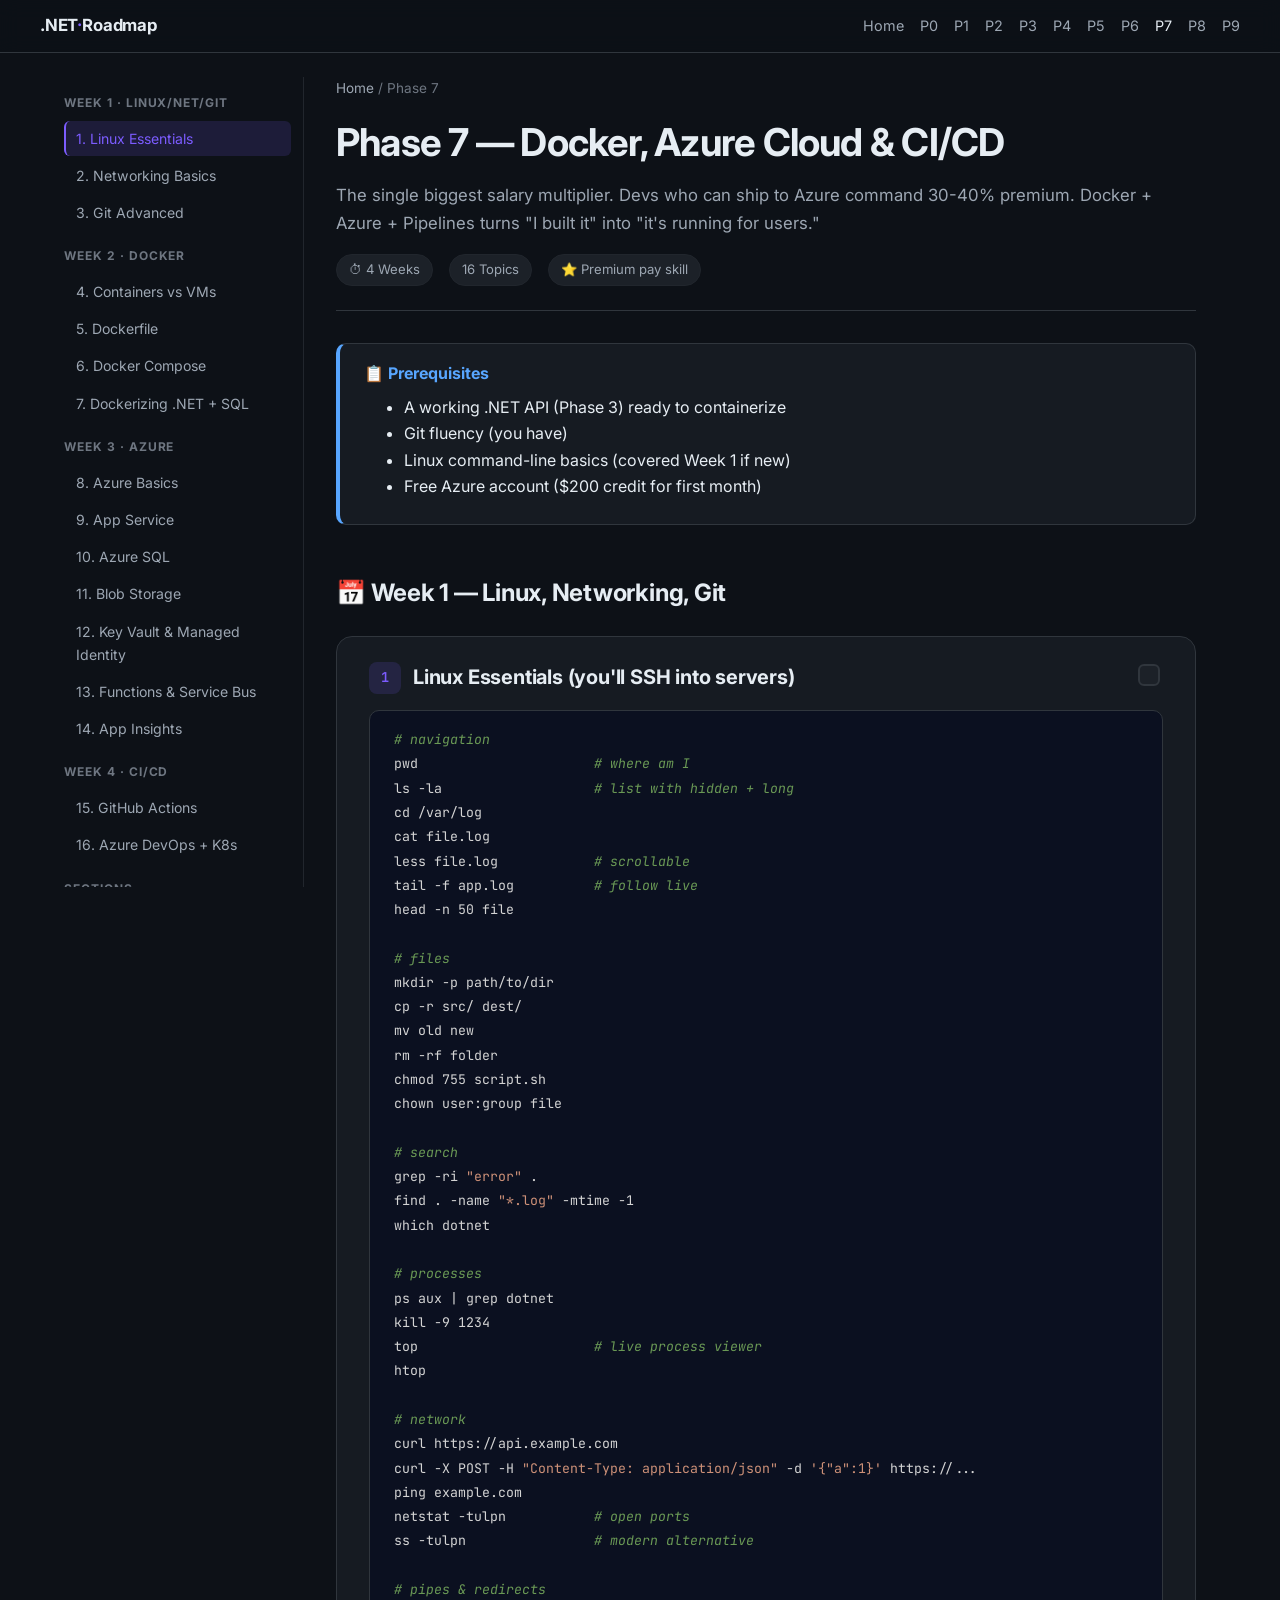
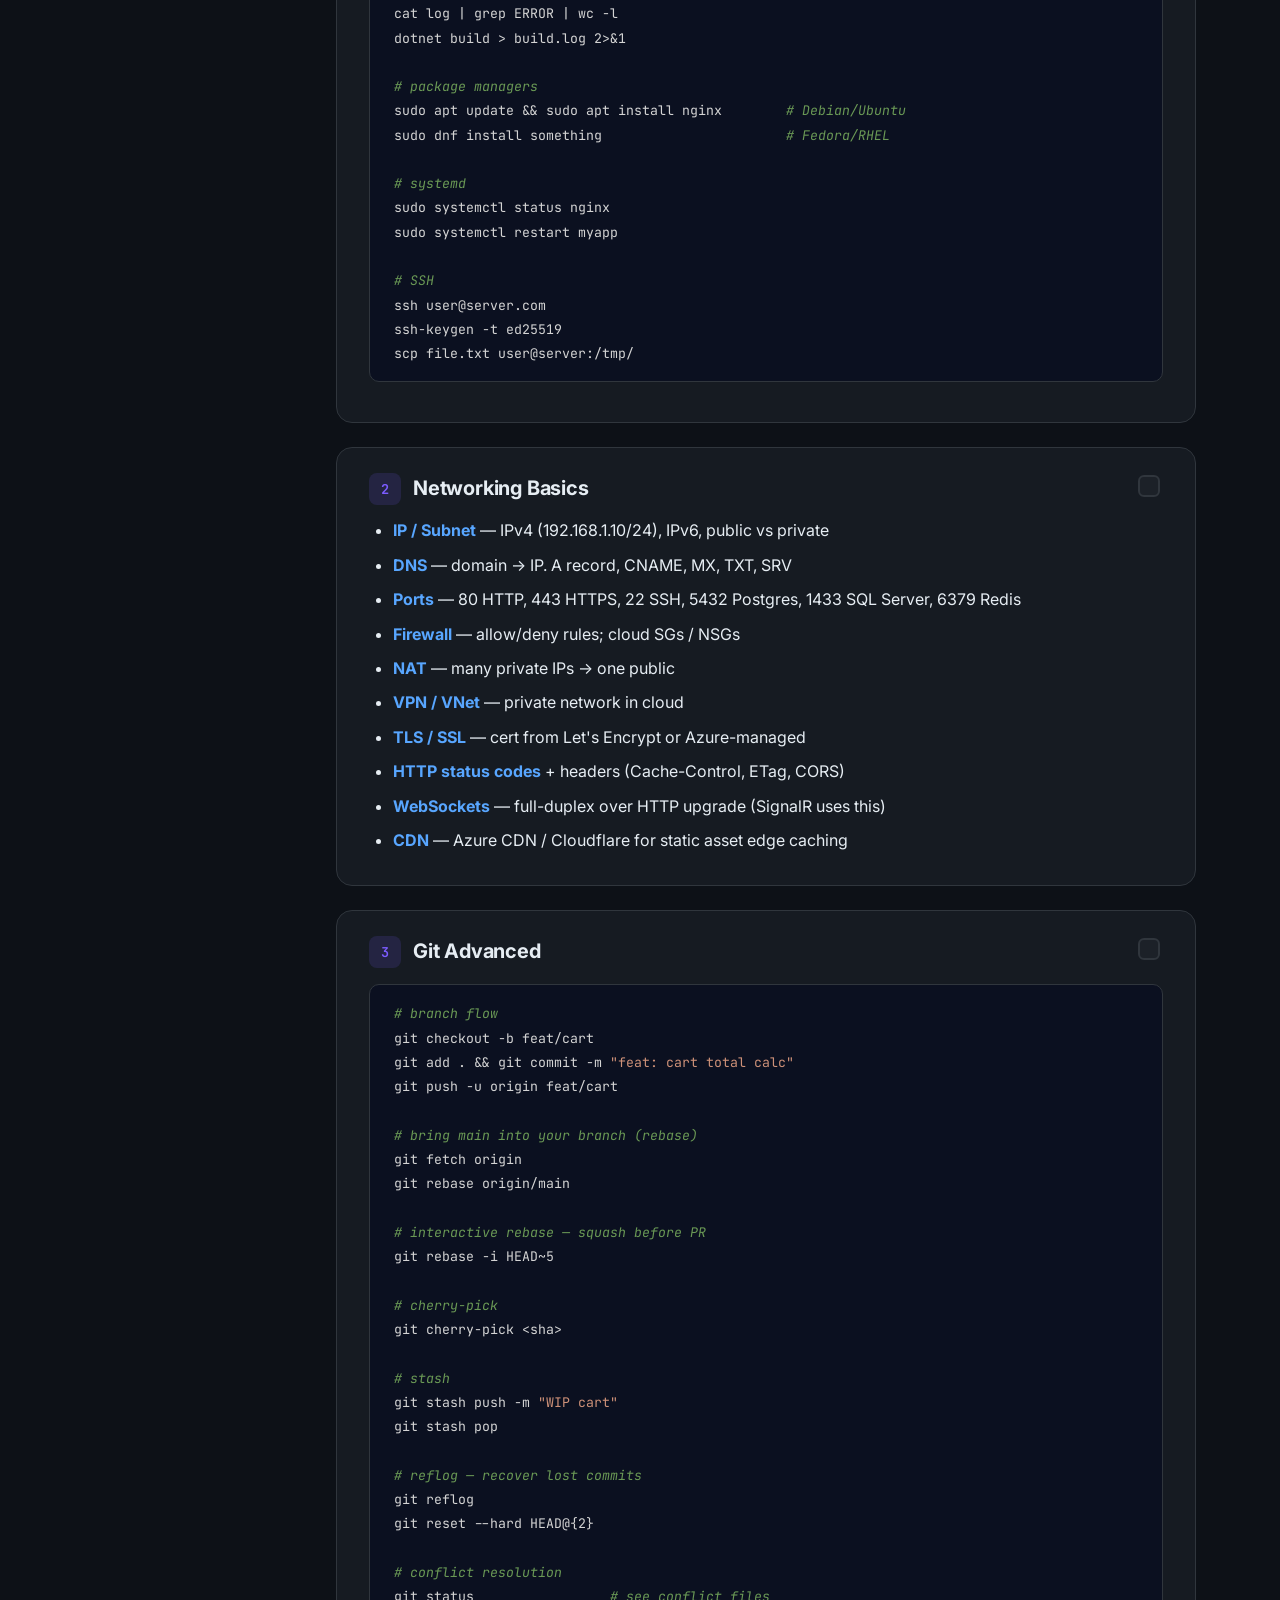
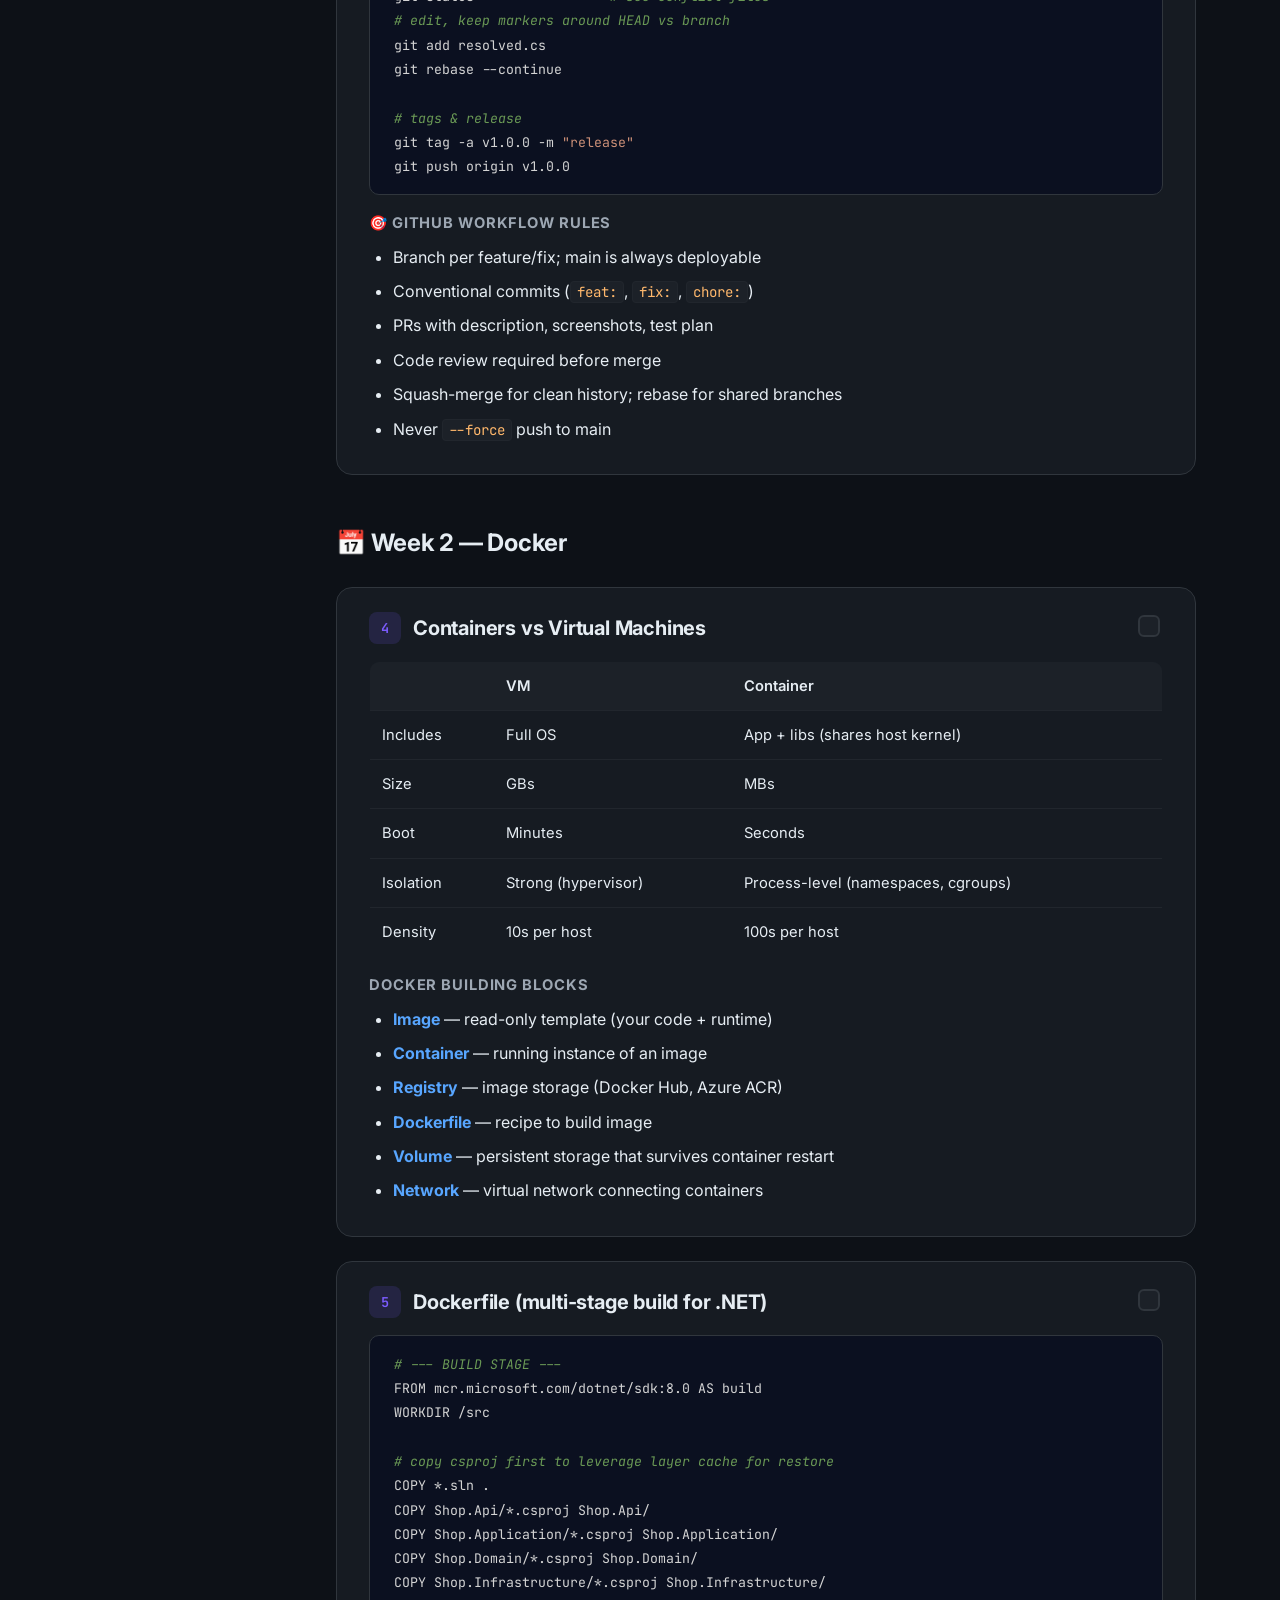
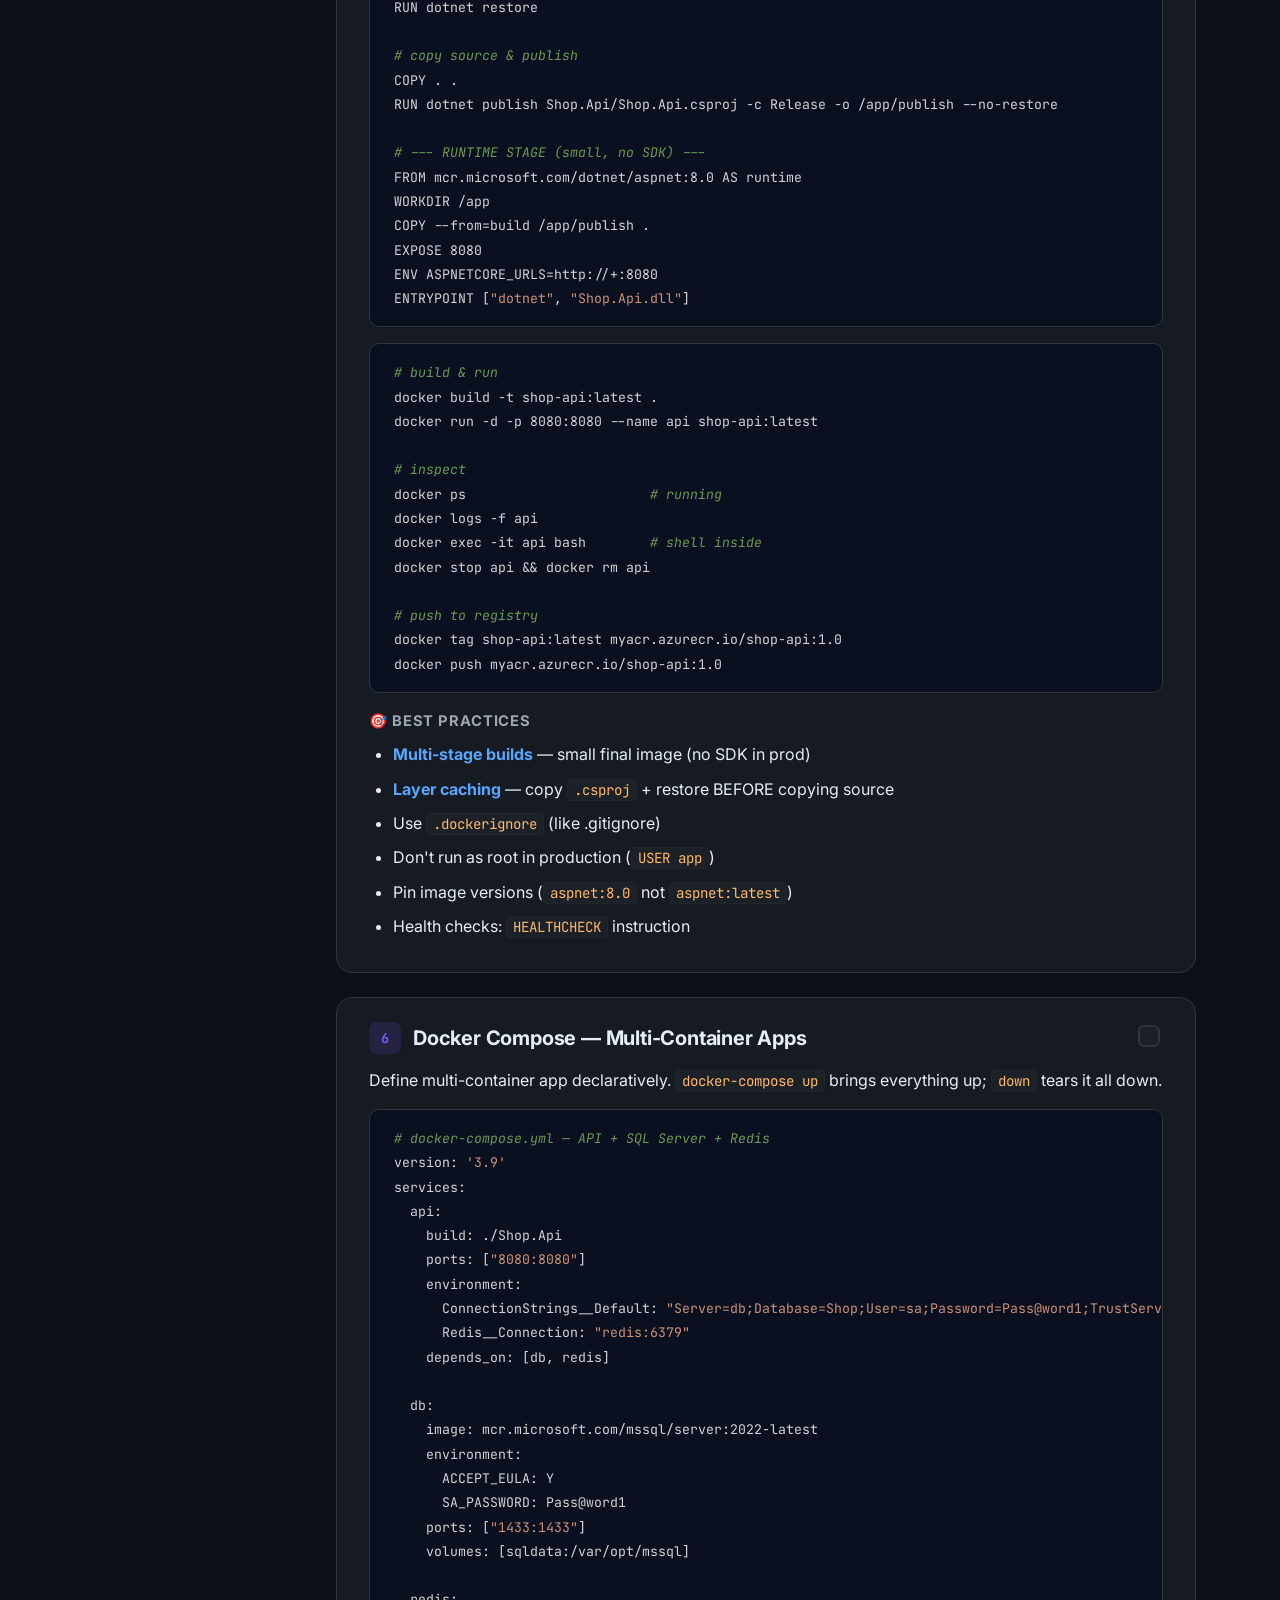
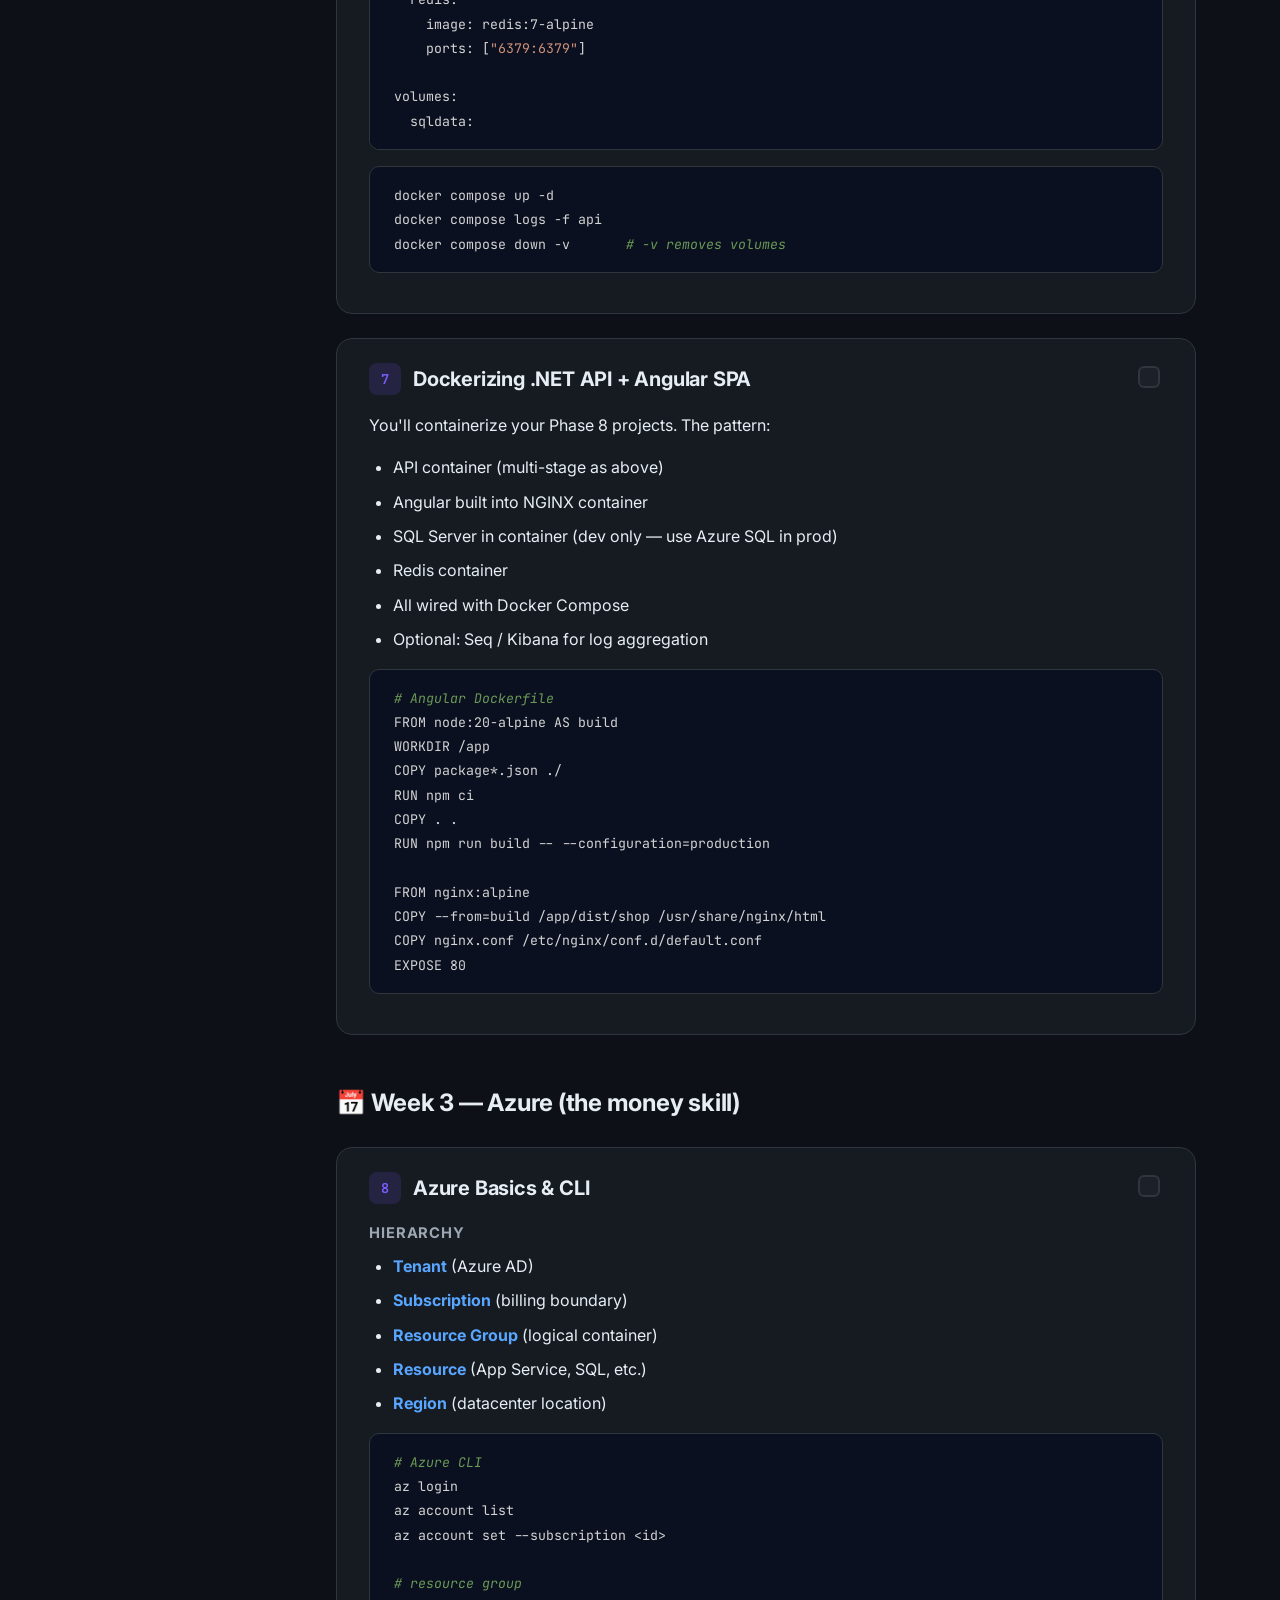
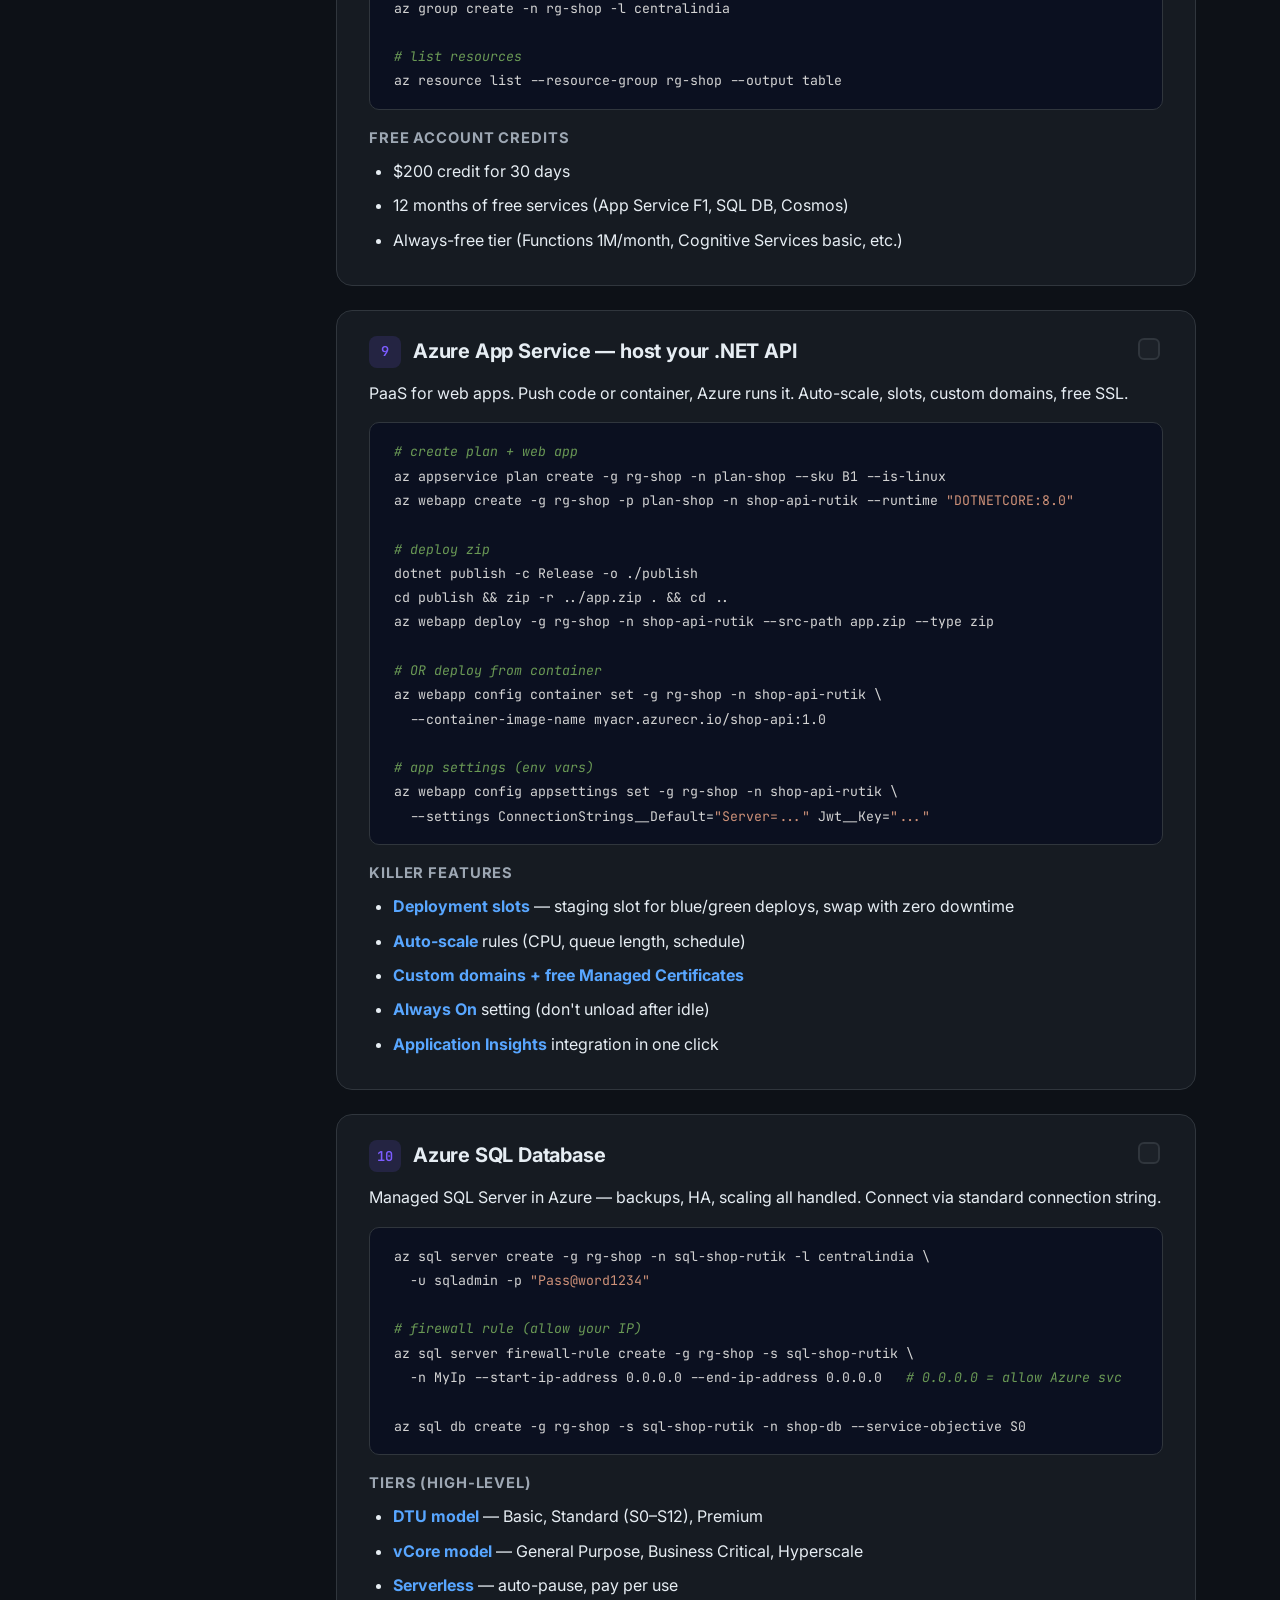
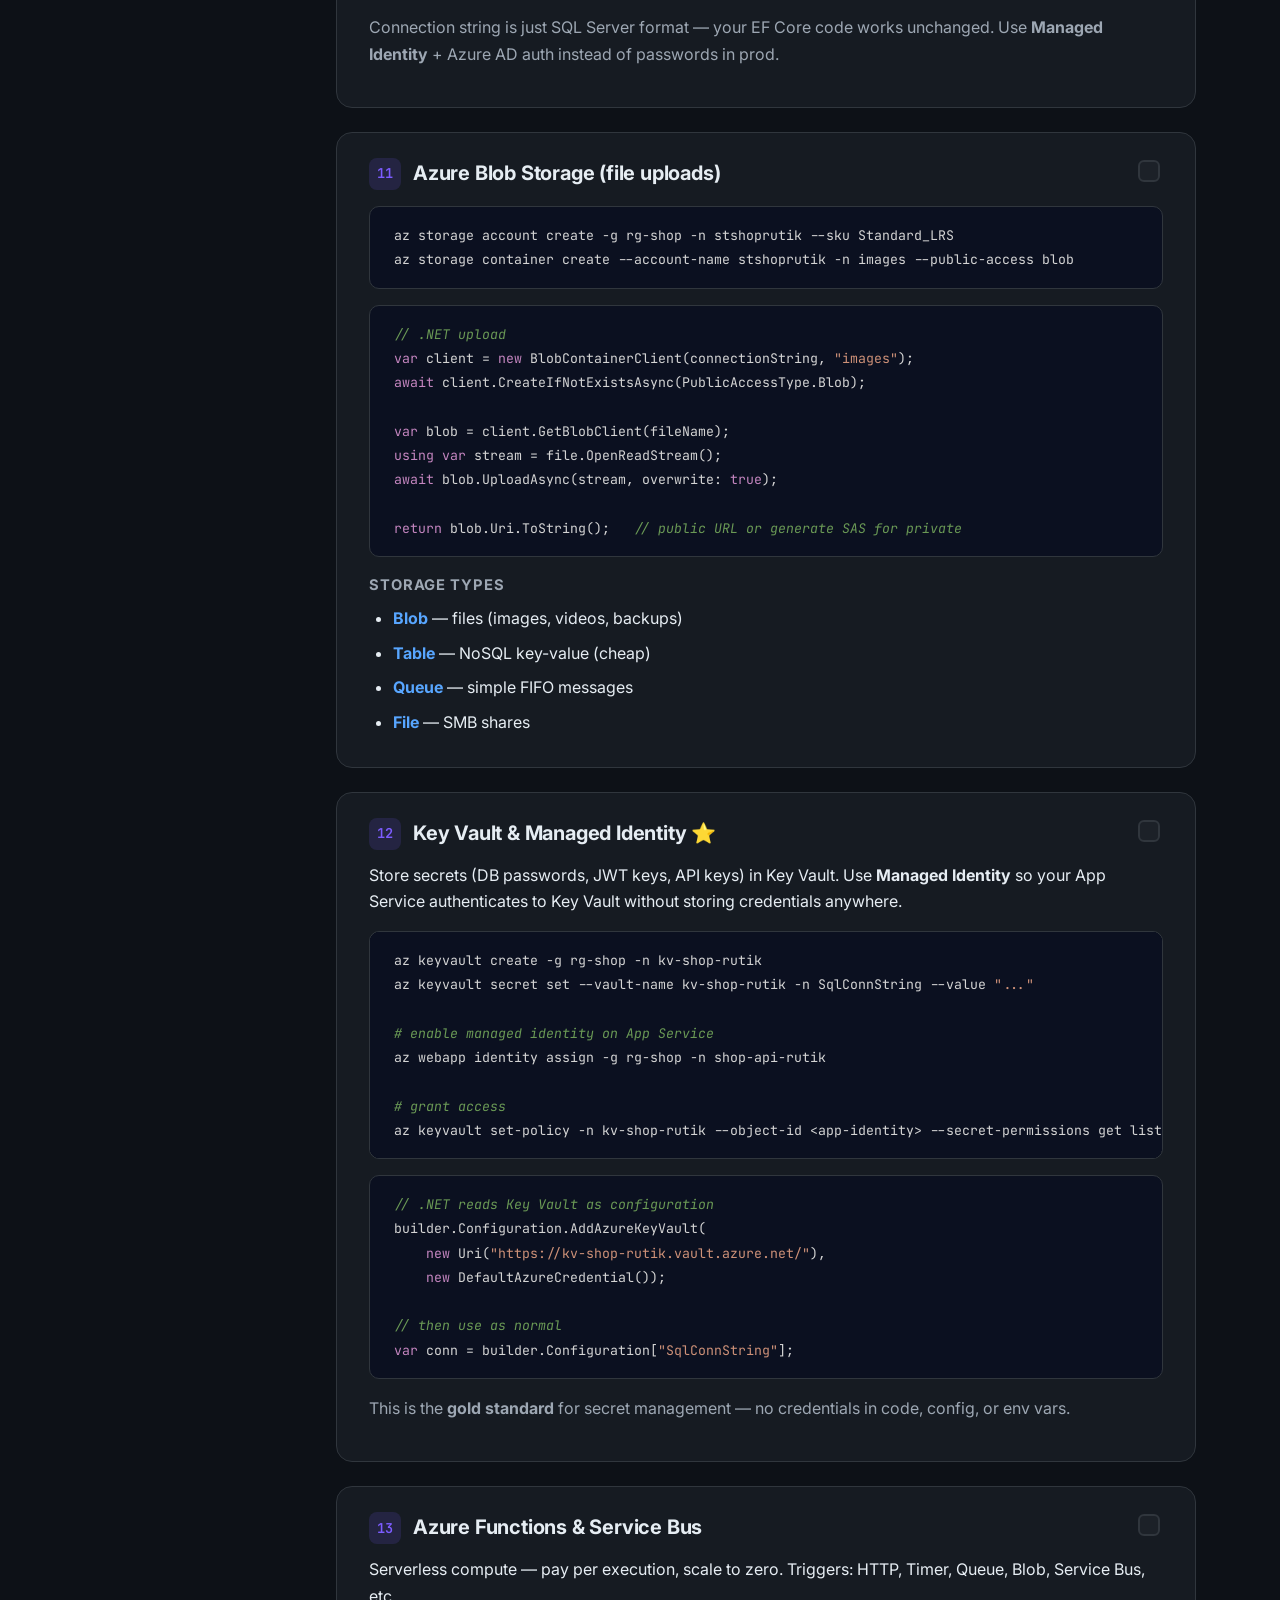
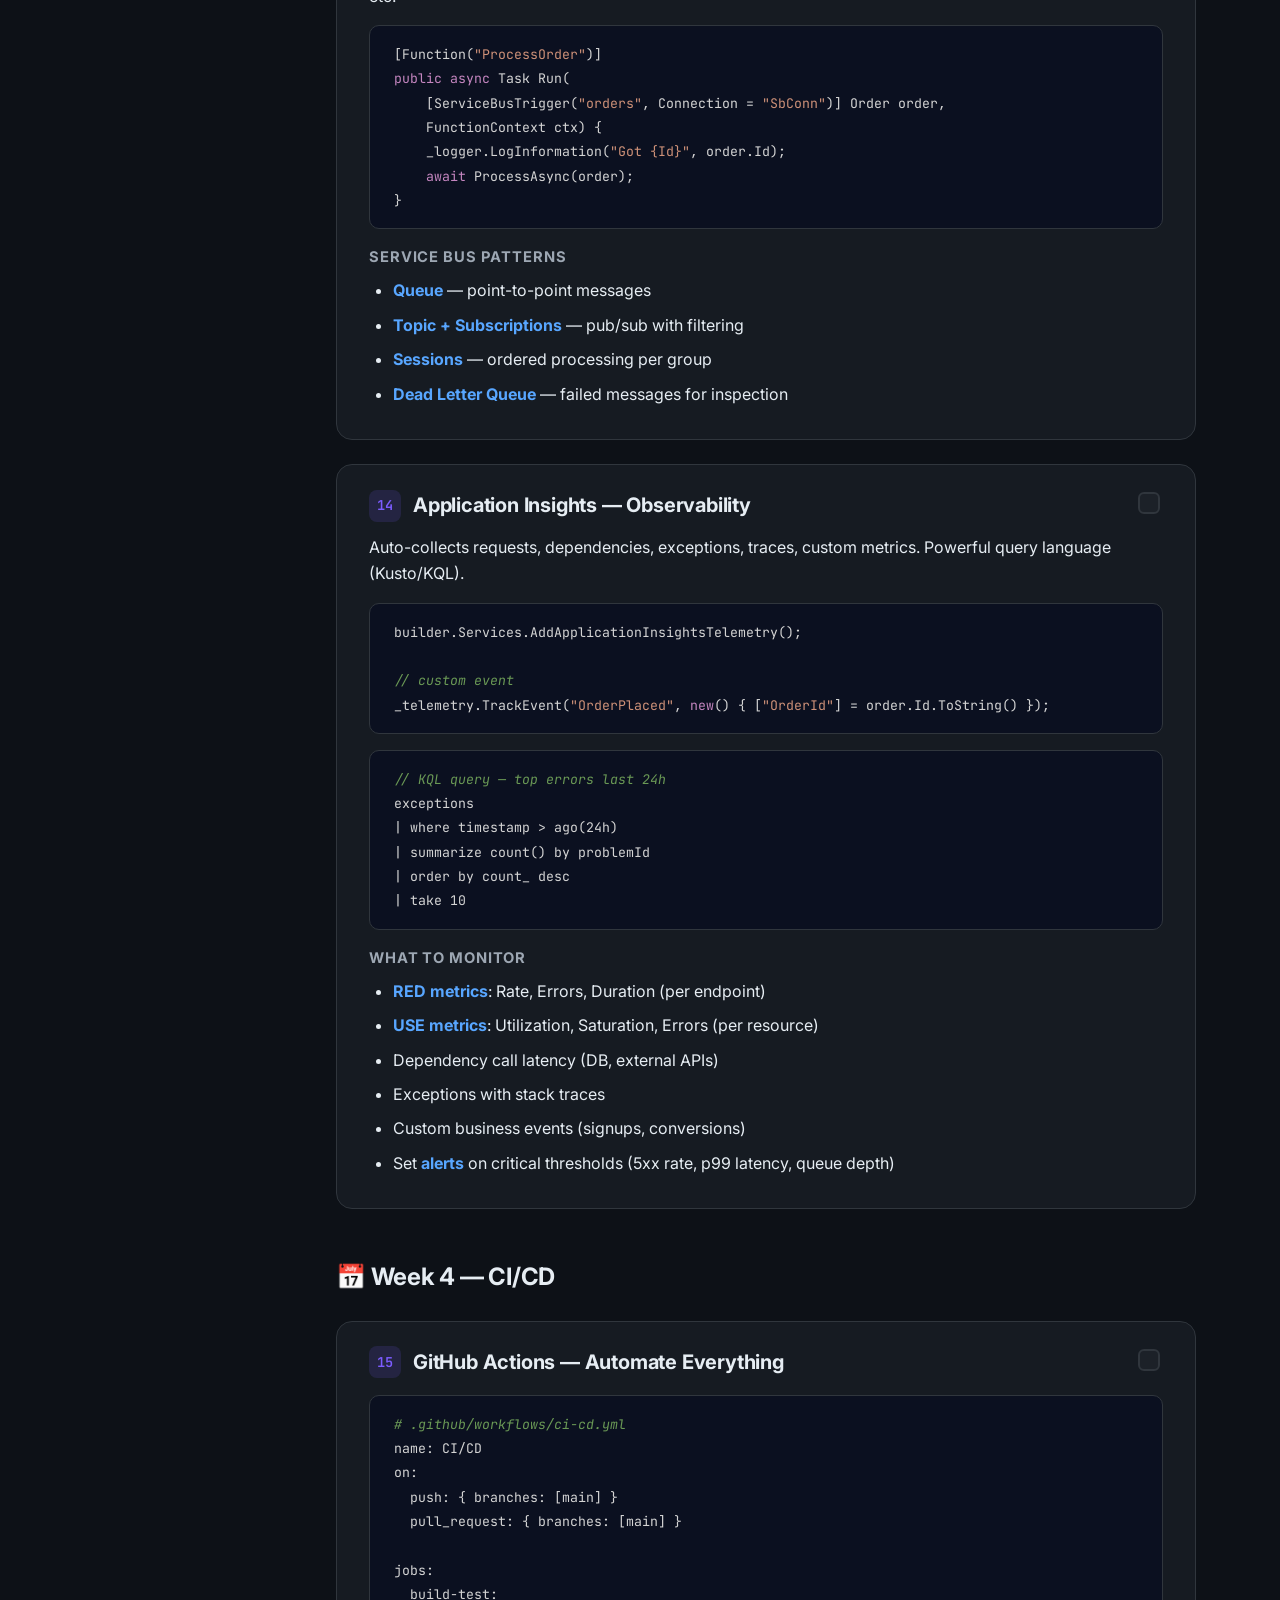
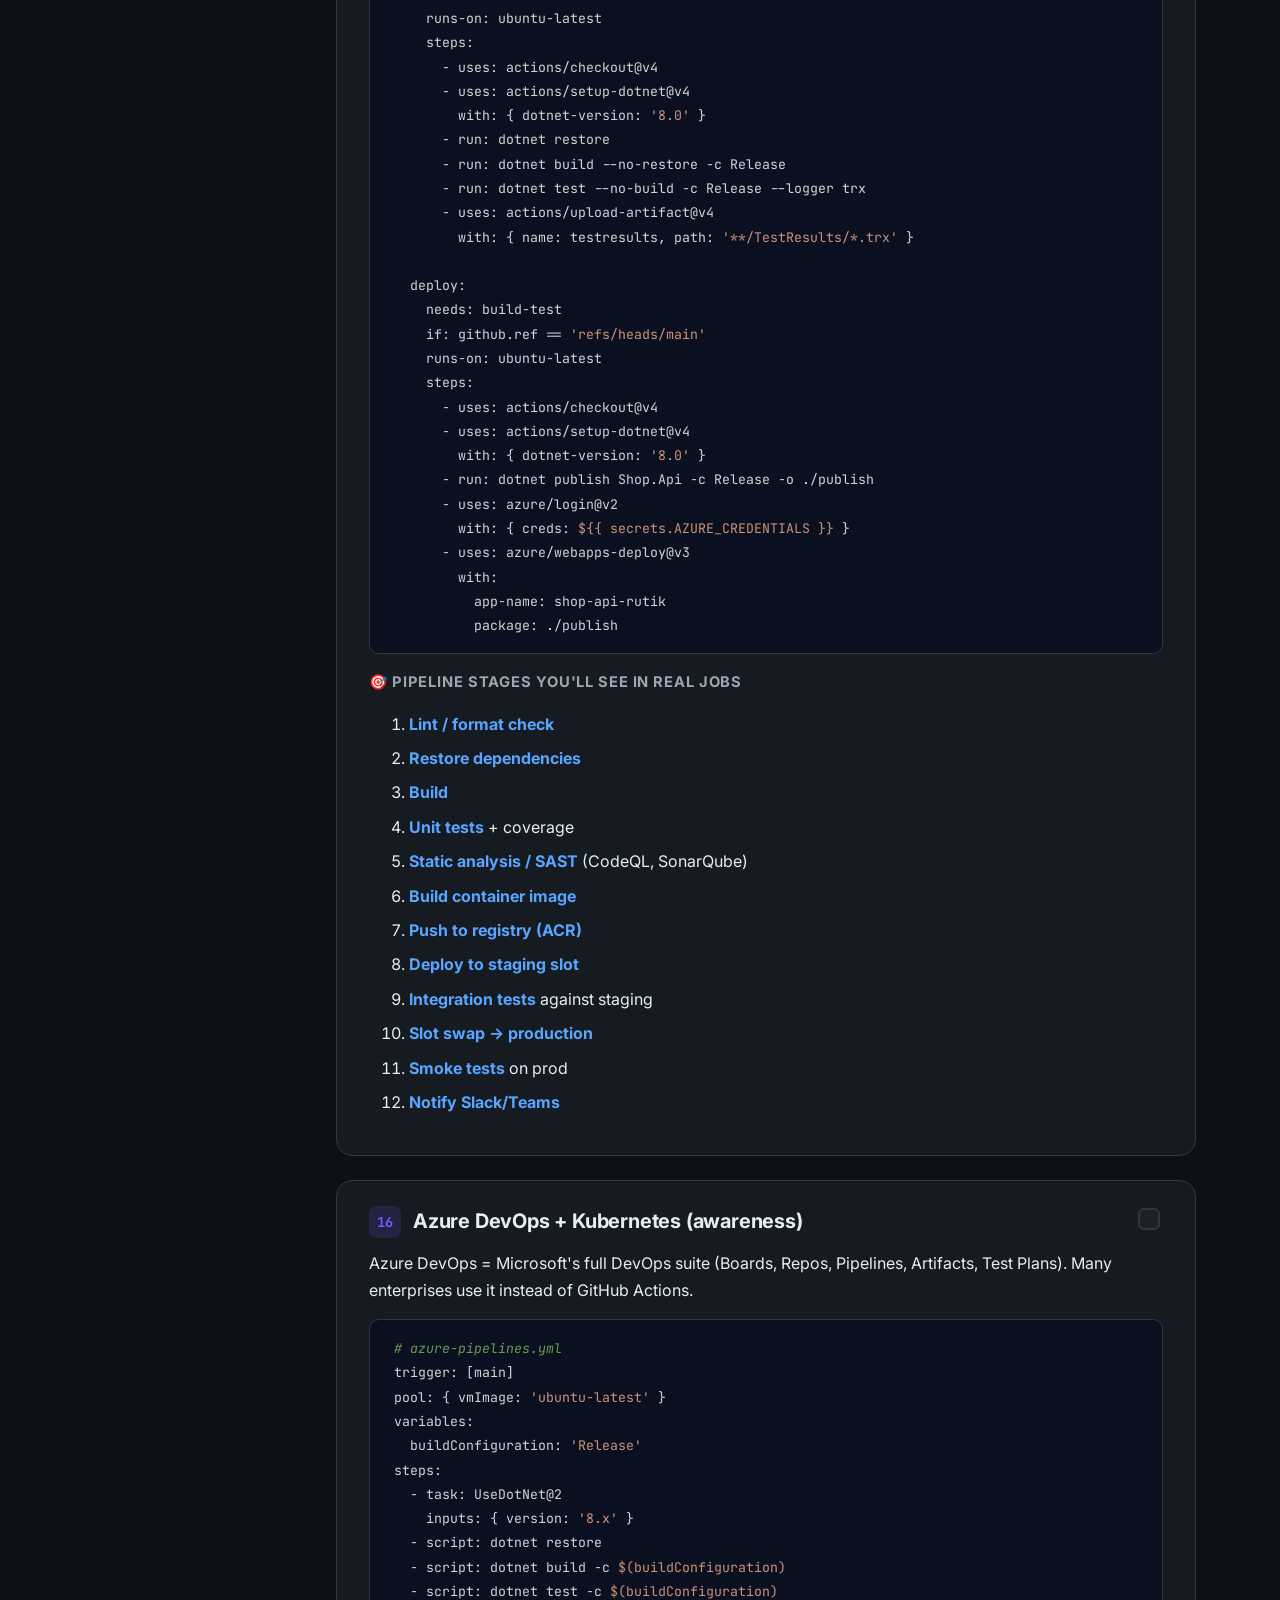
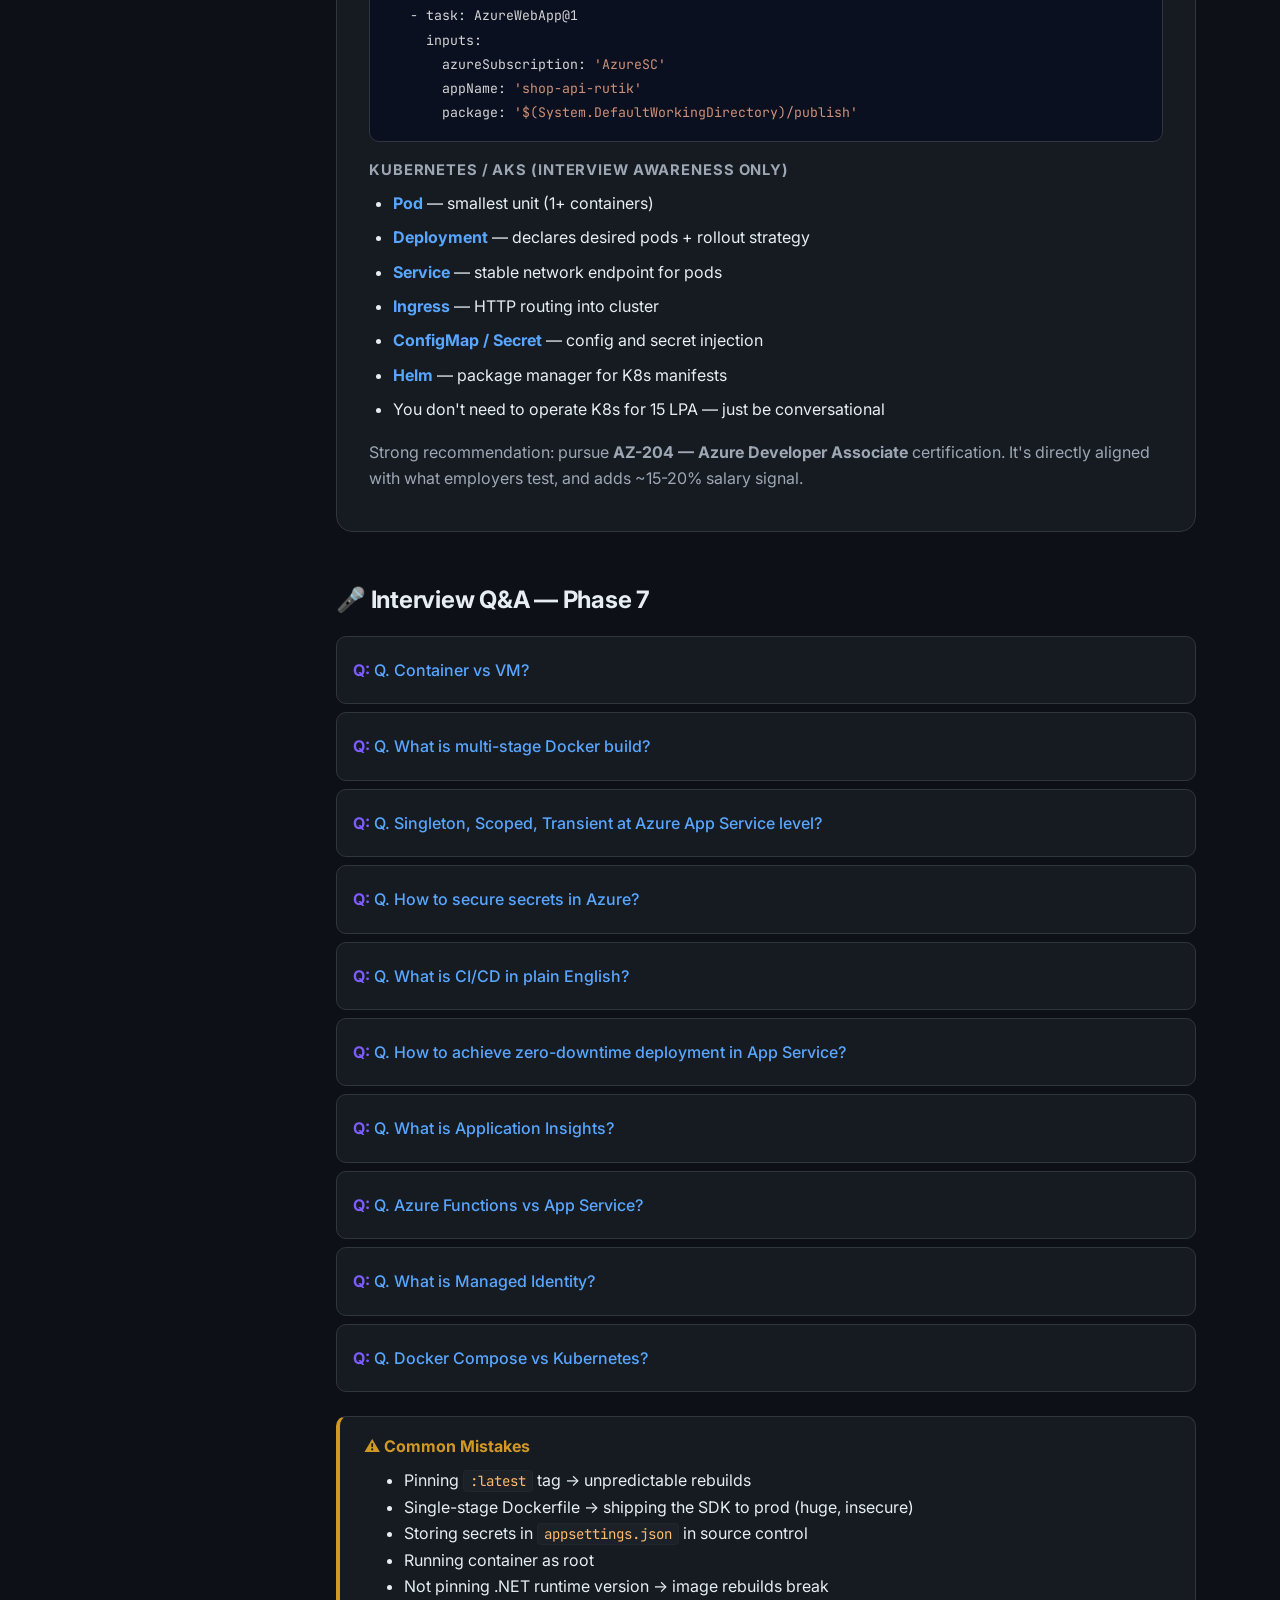
<file: phases/phase-7-devops-azure.html>
<!DOCTYPE html>
<html lang="en">
<head>
<meta charset="UTF-8" />
<meta name="viewport" content="width=device-width,initial-scale=1.0" />
<title>Phase 7 — Docker, Azure & CI/CD | .NET Roadmap</title>
<link rel="preconnect" href="https://fonts.googleapis.com">
<link rel="preconnect" href="https://fonts.gstatic.com" crossorigin>
<link href="https://fonts.googleapis.com/css2?family=Inter:wght@400;500;600;700&family=JetBrains+Mono:wght@400;500&display=swap" rel="stylesheet">
<link rel="stylesheet" href="../styles/global.css" />
</head>
<body data-phase="7">

<nav class="topnav">
  <div class="topnav__inner">
    <div class="brand"><a href="../index.html" style="color:inherit">.NET<span class="dot">·</span>Roadmap</a></div>
    <div class="topnav__links">
      <a href="../index.html">Home</a>
      <a href="phase-0-foundation.html">P0</a>
      <a href="phase-1-csharp.html">P1</a>
      <a href="phase-2-sql.html">P2</a>
      <a href="phase-3-aspnet-core.html">P3</a>
      <a href="phase-4-ef-core.html">P4</a>
      <a href="phase-5-angular-integration.html">P5</a>
      <a href="phase-6-system-design.html">P6</a>
      <a href="phase-7-devops-azure.html" class="active">P7</a>
      <a href="phase-8-projects.html">P8</a>
      <a href="phase-9-interview.html">P9</a>
    </div>
  </div>
</nav>

<div class="phase-page">
  <aside class="sidebar">
    <h4>Week 1 · Linux/Net/Git</h4>
    <ul>
      <li><a href="#linux">1. Linux Essentials</a></li>
      <li><a href="#networking">2. Networking Basics</a></li>
      <li><a href="#git-adv">3. Git Advanced</a></li>
    </ul>
    <h4>Week 2 · Docker</h4>
    <ul>
      <li><a href="#containers">4. Containers vs VMs</a></li>
      <li><a href="#dockerfile">5. Dockerfile</a></li>
      <li><a href="#compose">6. Docker Compose</a></li>
      <li><a href="#dotnet-docker">7. Dockerizing .NET + SQL</a></li>
    </ul>
    <h4>Week 3 · Azure</h4>
    <ul>
      <li><a href="#azure-basics">8. Azure Basics</a></li>
      <li><a href="#app-service">9. App Service</a></li>
      <li><a href="#azure-sql">10. Azure SQL</a></li>
      <li><a href="#storage">11. Blob Storage</a></li>
      <li><a href="#key-vault">12. Key Vault & Managed Identity</a></li>
      <li><a href="#functions">13. Functions & Service Bus</a></li>
      <li><a href="#monitoring">14. App Insights</a></li>
    </ul>
    <h4>Week 4 · CI/CD</h4>
    <ul>
      <li><a href="#github-actions">15. GitHub Actions</a></li>
      <li><a href="#azure-devops">16. Azure DevOps + K8s</a></li>
    </ul>
    <h4>Sections</h4>
    <ul>
      <li><a href="#qa">Interview Q&A</a></li>
      <li><a href="#mistakes">Common Mistakes</a></li>
    </ul>
  </aside>

  <main class="content">
    <div class="breadcrumb"><a href="../index.html">Home</a> / Phase 7</div>

    <header class="phase-header">
      <h1>Phase 7 — Docker, Azure Cloud & CI/CD</h1>
      <p class="lede">The single biggest salary multiplier. Devs who can ship to Azure command 30-40% premium. Docker + Azure + Pipelines turns "I built it" into "it's running for users."</p>
      <div class="phase-meta">
        <span class="pill">⏱ 4 Weeks</span>
        <span class="pill">16 Topics</span>
        <span class="pill">⭐ Premium pay skill</span>
      </div>
    </header>

    <div class="callout callout--prereq">
      <h3>📋 Prerequisites</h3>
      <ul>
        <li>A working .NET API (Phase 3) ready to containerize</li>
        <li>Git fluency (you have)</li>
        <li>Linux command-line basics (covered Week 1 if new)</li>
        <li>Free Azure account ($200 credit for first month)</li>
      </ul>
    </div>

    <h2 class="section-title">📅 Week 1 — Linux, Networking, Git</h2>

    <section class="topic" id="linux">
      <div class="topic__check"><input type="checkbox" data-topic="0" /></div>
      <h3><span class="num">1</span> Linux Essentials (you'll SSH into servers)</h3>

      <pre><code><span class="com"># navigation</span>
pwd                      <span class="com"># where am I</span>
ls -la                   <span class="com"># list with hidden + long</span>
cd /var/log
cat file.log
less file.log            <span class="com"># scrollable</span>
tail -f app.log          <span class="com"># follow live</span>
head -n 50 file

<span class="com"># files</span>
mkdir -p path/to/dir
cp -r src/ dest/
mv old new
rm -rf folder
chmod 755 script.sh
chown user:group file

<span class="com"># search</span>
grep -ri <span class="str">"error"</span> .
find . -name <span class="str">"*.log"</span> -mtime -1
which dotnet

<span class="com"># processes</span>
ps aux | grep dotnet
kill -9 1234
top                      <span class="com"># live process viewer</span>
htop

<span class="com"># network</span>
curl https://api.example.com
curl -X POST -H <span class="str">"Content-Type: application/json"</span> -d <span class="str">'{"a":1}'</span> https://...
ping example.com
netstat -tulpn           <span class="com"># open ports</span>
ss -tulpn                <span class="com"># modern alternative</span>

<span class="com"># pipes &amp; redirects</span>
cat log | grep ERROR | wc -l
dotnet build &gt; build.log 2&gt;&amp;1

<span class="com"># package managers</span>
sudo apt update &amp;&amp; sudo apt install nginx        <span class="com"># Debian/Ubuntu</span>
sudo dnf install something                       <span class="com"># Fedora/RHEL</span>

<span class="com"># systemd</span>
sudo systemctl status nginx
sudo systemctl restart myapp

<span class="com"># SSH</span>
ssh user@server.com
ssh-keygen -t ed25519
scp file.txt user@server:/tmp/</code></pre>
    </section>

    <section class="topic" id="networking">
      <div class="topic__check"><input type="checkbox" data-topic="1" /></div>
      <h3><span class="num">2</span> Networking Basics</h3>
      <ul>
        <li><strong>IP / Subnet</strong> — IPv4 (192.168.1.10/24), IPv6, public vs private</li>
        <li><strong>DNS</strong> — domain → IP. A record, CNAME, MX, TXT, SRV</li>
        <li><strong>Ports</strong> — 80 HTTP, 443 HTTPS, 22 SSH, 5432 Postgres, 1433 SQL Server, 6379 Redis</li>
        <li><strong>Firewall</strong> — allow/deny rules; cloud SGs / NSGs</li>
        <li><strong>NAT</strong> — many private IPs → one public</li>
        <li><strong>VPN / VNet</strong> — private network in cloud</li>
        <li><strong>TLS / SSL</strong> — cert from Let's Encrypt or Azure-managed</li>
        <li><strong>HTTP status codes</strong> + headers (Cache-Control, ETag, CORS)</li>
        <li><strong>WebSockets</strong> — full-duplex over HTTP upgrade (SignalR uses this)</li>
        <li><strong>CDN</strong> — Azure CDN / Cloudflare for static asset edge caching</li>
      </ul>
    </section>

    <section class="topic" id="git-adv">
      <div class="topic__check"><input type="checkbox" data-topic="2" /></div>
      <h3><span class="num">3</span> Git Advanced</h3>

      <pre><code><span class="com"># branch flow</span>
git checkout -b feat/cart
git add . &amp;&amp; git commit -m <span class="str">"feat: cart total calc"</span>
git push -u origin feat/cart

<span class="com"># bring main into your branch (rebase)</span>
git fetch origin
git rebase origin/main

<span class="com"># interactive rebase — squash before PR</span>
git rebase -i HEAD~5

<span class="com"># cherry-pick</span>
git cherry-pick &lt;sha&gt;

<span class="com"># stash</span>
git stash push -m <span class="str">"WIP cart"</span>
git stash pop

<span class="com"># reflog — recover lost commits</span>
git reflog
git reset --hard HEAD@{2}

<span class="com"># conflict resolution</span>
git status                 <span class="com"># see conflict files</span>
<span class="com"># edit, keep markers around HEAD vs branch</span>
git add resolved.cs
git rebase --continue

<span class="com"># tags &amp; release</span>
git tag -a v1.0.0 -m <span class="str">"release"</span>
git push origin v1.0.0</code></pre>

      <h4>🎯 GitHub Workflow Rules</h4>
      <ul>
        <li>Branch per feature/fix; main is always deployable</li>
        <li>Conventional commits (<code>feat:</code>, <code>fix:</code>, <code>chore:</code>)</li>
        <li>PRs with description, screenshots, test plan</li>
        <li>Code review required before merge</li>
        <li>Squash-merge for clean history; rebase for shared branches</li>
        <li>Never <code>--force</code> push to main</li>
      </ul>
    </section>

    <h2 class="section-title">📅 Week 2 — Docker</h2>

    <section class="topic" id="containers">
      <div class="topic__check"><input type="checkbox" data-topic="3" /></div>
      <h3><span class="num">4</span> Containers vs Virtual Machines</h3>
      <table>
        <thead><tr><th></th><th>VM</th><th>Container</th></tr></thead>
        <tbody>
          <tr><td>Includes</td><td>Full OS</td><td>App + libs (shares host kernel)</td></tr>
          <tr><td>Size</td><td>GBs</td><td>MBs</td></tr>
          <tr><td>Boot</td><td>Minutes</td><td>Seconds</td></tr>
          <tr><td>Isolation</td><td>Strong (hypervisor)</td><td>Process-level (namespaces, cgroups)</td></tr>
          <tr><td>Density</td><td>10s per host</td><td>100s per host</td></tr>
        </tbody>
      </table>

      <h4>Docker Building Blocks</h4>
      <ul>
        <li><strong>Image</strong> — read-only template (your code + runtime)</li>
        <li><strong>Container</strong> — running instance of an image</li>
        <li><strong>Registry</strong> — image storage (Docker Hub, Azure ACR)</li>
        <li><strong>Dockerfile</strong> — recipe to build image</li>
        <li><strong>Volume</strong> — persistent storage that survives container restart</li>
        <li><strong>Network</strong> — virtual network connecting containers</li>
      </ul>
    </section>

    <section class="topic" id="dockerfile">
      <div class="topic__check"><input type="checkbox" data-topic="4" /></div>
      <h3><span class="num">5</span> Dockerfile (multi-stage build for .NET)</h3>

      <pre><code><span class="com"># --- BUILD STAGE ---</span>
FROM mcr.microsoft.com/dotnet/sdk:8.0 AS build
WORKDIR /src

<span class="com"># copy csproj first to leverage layer cache for restore</span>
COPY *.sln .
COPY Shop.Api/*.csproj Shop.Api/
COPY Shop.Application/*.csproj Shop.Application/
COPY Shop.Domain/*.csproj Shop.Domain/
COPY Shop.Infrastructure/*.csproj Shop.Infrastructure/
RUN dotnet restore

<span class="com"># copy source &amp; publish</span>
COPY . .
RUN dotnet publish Shop.Api/Shop.Api.csproj -c Release -o /app/publish --no-restore

<span class="com"># --- RUNTIME STAGE (small, no SDK) ---</span>
FROM mcr.microsoft.com/dotnet/aspnet:8.0 AS runtime
WORKDIR /app
COPY --from=build /app/publish .
EXPOSE 8080
ENV ASPNETCORE_URLS=http://+:8080
ENTRYPOINT [<span class="str">"dotnet"</span>, <span class="str">"Shop.Api.dll"</span>]</code></pre>

      <pre><code><span class="com"># build &amp; run</span>
docker build -t shop-api:latest .
docker run -d -p 8080:8080 --name api shop-api:latest

<span class="com"># inspect</span>
docker ps                       <span class="com"># running</span>
docker logs -f api
docker exec -it api bash        <span class="com"># shell inside</span>
docker stop api &amp;&amp; docker rm api

<span class="com"># push to registry</span>
docker tag shop-api:latest myacr.azurecr.io/shop-api:1.0
docker push myacr.azurecr.io/shop-api:1.0</code></pre>

      <h4>🎯 Best Practices</h4>
      <ul>
        <li><strong>Multi-stage builds</strong> — small final image (no SDK in prod)</li>
        <li><strong>Layer caching</strong> — copy <code>.csproj</code> + restore BEFORE copying source</li>
        <li>Use <code>.dockerignore</code> (like .gitignore)</li>
        <li>Don't run as root in production (<code>USER app</code>)</li>
        <li>Pin image versions (<code>aspnet:8.0</code> not <code>aspnet:latest</code>)</li>
        <li>Health checks: <code>HEALTHCHECK</code> instruction</li>
      </ul>
    </section>

    <section class="topic" id="compose">
      <div class="topic__check"><input type="checkbox" data-topic="5" /></div>
      <h3><span class="num">6</span> Docker Compose — Multi-Container Apps</h3>
      <p class="concept">Define multi-container app declaratively. <code>docker-compose up</code> brings everything up; <code>down</code> tears it all down.</p>

      <pre><code><span class="com"># docker-compose.yml — API + SQL Server + Redis</span>
version: <span class="str">'3.9'</span>
services:
  api:
    build: ./Shop.Api
    ports: [<span class="str">"8080:8080"</span>]
    environment:
      ConnectionStrings__Default: <span class="str">"Server=db;Database=Shop;User=sa;Password=Pass@word1;TrustServerCertificate=true"</span>
      Redis__Connection: <span class="str">"redis:6379"</span>
    depends_on: [db, redis]

  db:
    image: mcr.microsoft.com/mssql/server:2022-latest
    environment:
      ACCEPT_EULA: Y
      SA_PASSWORD: Pass@word1
    ports: [<span class="str">"1433:1433"</span>]
    volumes: [sqldata:/var/opt/mssql]

  redis:
    image: redis:7-alpine
    ports: [<span class="str">"6379:6379"</span>]

volumes:
  sqldata:</code></pre>

      <pre><code>docker compose up -d
docker compose logs -f api
docker compose down -v       <span class="com"># -v removes volumes</span></code></pre>
    </section>

    <section class="topic" id="dotnet-docker">
      <div class="topic__check"><input type="checkbox" data-topic="6" /></div>
      <h3><span class="num">7</span> Dockerizing .NET API + Angular SPA</h3>
      <p>You'll containerize your Phase 8 projects. The pattern:</p>
      <ul>
        <li>API container (multi-stage as above)</li>
        <li>Angular built into NGINX container</li>
        <li>SQL Server in container (dev only — use Azure SQL in prod)</li>
        <li>Redis container</li>
        <li>All wired with Docker Compose</li>
        <li>Optional: Seq / Kibana for log aggregation</li>
      </ul>

      <pre><code><span class="com"># Angular Dockerfile</span>
FROM node:20-alpine AS build
WORKDIR /app
COPY package*.json ./
RUN npm ci
COPY . .
RUN npm run build -- --configuration=production

FROM nginx:alpine
COPY --from=build /app/dist/shop /usr/share/nginx/html
COPY nginx.conf /etc/nginx/conf.d/default.conf
EXPOSE 80</code></pre>
    </section>

    <h2 class="section-title">📅 Week 3 — Azure (the money skill)</h2>

    <section class="topic" id="azure-basics">
      <div class="topic__check"><input type="checkbox" data-topic="7" /></div>
      <h3><span class="num">8</span> Azure Basics & CLI</h3>

      <h4>Hierarchy</h4>
      <ul>
        <li><strong>Tenant</strong> (Azure AD)</li>
        <li><strong>Subscription</strong> (billing boundary)</li>
        <li><strong>Resource Group</strong> (logical container)</li>
        <li><strong>Resource</strong> (App Service, SQL, etc.)</li>
        <li><strong>Region</strong> (datacenter location)</li>
      </ul>

      <pre><code><span class="com"># Azure CLI</span>
az login
az account list
az account set --subscription &lt;id&gt;

<span class="com"># resource group</span>
az group create -n rg-shop -l centralindia

<span class="com"># list resources</span>
az resource list --resource-group rg-shop --output table</code></pre>

      <h4>Free Account Credits</h4>
      <ul>
        <li>$200 credit for 30 days</li>
        <li>12 months of free services (App Service F1, SQL DB, Cosmos)</li>
        <li>Always-free tier (Functions 1M/month, Cognitive Services basic, etc.)</li>
      </ul>
    </section>

    <section class="topic" id="app-service">
      <div class="topic__check"><input type="checkbox" data-topic="8" /></div>
      <h3><span class="num">9</span> Azure App Service — host your .NET API</h3>
      <p class="concept">PaaS for web apps. Push code or container, Azure runs it. Auto-scale, slots, custom domains, free SSL.</p>

      <pre><code><span class="com"># create plan + web app</span>
az appservice plan create -g rg-shop -n plan-shop --sku B1 --is-linux
az webapp create -g rg-shop -p plan-shop -n shop-api-rutik --runtime <span class="str">"DOTNETCORE:8.0"</span>

<span class="com"># deploy zip</span>
dotnet publish -c Release -o ./publish
cd publish &amp;&amp; zip -r ../app.zip . &amp;&amp; cd ..
az webapp deploy -g rg-shop -n shop-api-rutik --src-path app.zip --type zip

<span class="com"># OR deploy from container</span>
az webapp config container set -g rg-shop -n shop-api-rutik \
  --container-image-name myacr.azurecr.io/shop-api:1.0

<span class="com"># app settings (env vars)</span>
az webapp config appsettings set -g rg-shop -n shop-api-rutik \
  --settings ConnectionStrings__Default=<span class="str">"Server=..."</span> Jwt__Key=<span class="str">"..."</span></code></pre>

      <h4>Killer Features</h4>
      <ul>
        <li><strong>Deployment slots</strong> — staging slot for blue/green deploys, swap with zero downtime</li>
        <li><strong>Auto-scale</strong> rules (CPU, queue length, schedule)</li>
        <li><strong>Custom domains + free Managed Certificates</strong></li>
        <li><strong>Always On</strong> setting (don't unload after idle)</li>
        <li><strong>Application Insights</strong> integration in one click</li>
      </ul>
    </section>

    <section class="topic" id="azure-sql">
      <div class="topic__check"><input type="checkbox" data-topic="9" /></div>
      <h3><span class="num">10</span> Azure SQL Database</h3>
      <p class="concept">Managed SQL Server in Azure — backups, HA, scaling all handled. Connect via standard connection string.</p>

      <pre><code>az sql server create -g rg-shop -n sql-shop-rutik -l centralindia \
  -u sqladmin -p <span class="str">"Pass@word1234"</span>

<span class="com"># firewall rule (allow your IP)</span>
az sql server firewall-rule create -g rg-shop -s sql-shop-rutik \
  -n MyIp --start-ip-address 0.0.0.0 --end-ip-address 0.0.0.0   <span class="com"># 0.0.0.0 = allow Azure svc</span>

az sql db create -g rg-shop -s sql-shop-rutik -n shop-db --service-objective S0</code></pre>

      <h4>Tiers (high-level)</h4>
      <ul>
        <li><strong>DTU model</strong> — Basic, Standard (S0–S12), Premium</li>
        <li><strong>vCore model</strong> — General Purpose, Business Critical, Hyperscale</li>
        <li><strong>Serverless</strong> — auto-pause, pay per use</li>
      </ul>

      <p class="muted">Connection string is just SQL Server format — your EF Core code works unchanged. Use <strong>Managed Identity</strong> + Azure AD auth instead of passwords in prod.</p>
    </section>

    <section class="topic" id="storage">
      <div class="topic__check"><input type="checkbox" data-topic="10" /></div>
      <h3><span class="num">11</span> Azure Blob Storage (file uploads)</h3>

      <pre><code>az storage account create -g rg-shop -n stshoprutik --sku Standard_LRS
az storage container create --account-name stshoprutik -n images --public-access blob</code></pre>

      <pre><code><span class="com">// .NET upload</span>
<span class="kw">var</span> client = <span class="kw">new</span> BlobContainerClient(connectionString, <span class="str">"images"</span>);
<span class="kw">await</span> client.CreateIfNotExistsAsync(PublicAccessType.Blob);

<span class="kw">var</span> blob = client.GetBlobClient(fileName);
<span class="kw">using var</span> stream = file.OpenReadStream();
<span class="kw">await</span> blob.UploadAsync(stream, overwrite: <span class="kw">true</span>);

<span class="kw">return</span> blob.Uri.ToString();   <span class="com">// public URL or generate SAS for private</span></code></pre>

      <h4>Storage Types</h4>
      <ul>
        <li><strong>Blob</strong> — files (images, videos, backups)</li>
        <li><strong>Table</strong> — NoSQL key-value (cheap)</li>
        <li><strong>Queue</strong> — simple FIFO messages</li>
        <li><strong>File</strong> — SMB shares</li>
      </ul>
    </section>

    <section class="topic" id="key-vault">
      <div class="topic__check"><input type="checkbox" data-topic="11" /></div>
      <h3><span class="num">12</span> Key Vault & Managed Identity ⭐</h3>
      <p class="concept">Store secrets (DB passwords, JWT keys, API keys) in Key Vault. Use <strong>Managed Identity</strong> so your App Service authenticates to Key Vault without storing credentials anywhere.</p>

      <pre><code>az keyvault create -g rg-shop -n kv-shop-rutik
az keyvault secret set --vault-name kv-shop-rutik -n SqlConnString --value <span class="str">"..."</span>

<span class="com"># enable managed identity on App Service</span>
az webapp identity assign -g rg-shop -n shop-api-rutik

<span class="com"># grant access</span>
az keyvault set-policy -n kv-shop-rutik --object-id &lt;app-identity&gt; --secret-permissions get list</code></pre>

      <pre><code><span class="com">// .NET reads Key Vault as configuration</span>
builder.Configuration.AddAzureKeyVault(
    <span class="kw">new</span> Uri(<span class="str">"https://kv-shop-rutik.vault.azure.net/"</span>),
    <span class="kw">new</span> DefaultAzureCredential());

<span class="com">// then use as normal</span>
<span class="kw">var</span> conn = builder.Configuration[<span class="str">"SqlConnString"</span>];</code></pre>

      <p class="muted">This is the <strong>gold standard</strong> for secret management — no credentials in code, config, or env vars.</p>
    </section>

    <section class="topic" id="functions">
      <div class="topic__check"><input type="checkbox" data-topic="12" /></div>
      <h3><span class="num">13</span> Azure Functions & Service Bus</h3>
      <p class="concept">Serverless compute — pay per execution, scale to zero. Triggers: HTTP, Timer, Queue, Blob, Service Bus, etc.</p>

      <pre><code>[Function(<span class="str">"ProcessOrder"</span>)]
<span class="kw">public async</span> Task Run(
    [ServiceBusTrigger(<span class="str">"orders"</span>, Connection = <span class="str">"SbConn"</span>)] Order order,
    FunctionContext ctx) {
    _logger.LogInformation(<span class="str">"Got {Id}"</span>, order.Id);
    <span class="kw">await</span> ProcessAsync(order);
}</code></pre>

      <h4>Service Bus Patterns</h4>
      <ul>
        <li><strong>Queue</strong> — point-to-point messages</li>
        <li><strong>Topic + Subscriptions</strong> — pub/sub with filtering</li>
        <li><strong>Sessions</strong> — ordered processing per group</li>
        <li><strong>Dead Letter Queue</strong> — failed messages for inspection</li>
      </ul>
    </section>

    <section class="topic" id="monitoring">
      <div class="topic__check"><input type="checkbox" data-topic="13" /></div>
      <h3><span class="num">14</span> Application Insights — Observability</h3>
      <p class="concept">Auto-collects requests, dependencies, exceptions, traces, custom metrics. Powerful query language (Kusto/KQL).</p>

      <pre><code>builder.Services.AddApplicationInsightsTelemetry();

<span class="com">// custom event</span>
_telemetry.TrackEvent(<span class="str">"OrderPlaced"</span>, <span class="kw">new</span>() { [<span class="str">"OrderId"</span>] = order.Id.ToString() });</code></pre>

      <pre><code><span class="com">// KQL query — top errors last 24h</span>
exceptions
| where timestamp &gt; ago(24h)
| summarize count() by problemId
| order by count_ desc
| take 10</code></pre>

      <h4>What to Monitor</h4>
      <ul>
        <li><strong>RED metrics</strong>: Rate, Errors, Duration (per endpoint)</li>
        <li><strong>USE metrics</strong>: Utilization, Saturation, Errors (per resource)</li>
        <li>Dependency call latency (DB, external APIs)</li>
        <li>Exceptions with stack traces</li>
        <li>Custom business events (signups, conversions)</li>
        <li>Set <strong>alerts</strong> on critical thresholds (5xx rate, p99 latency, queue depth)</li>
      </ul>
    </section>

    <h2 class="section-title">📅 Week 4 — CI/CD</h2>

    <section class="topic" id="github-actions">
      <div class="topic__check"><input type="checkbox" data-topic="14" /></div>
      <h3><span class="num">15</span> GitHub Actions — Automate Everything</h3>

      <pre><code><span class="com"># .github/workflows/ci-cd.yml</span>
name: CI/CD
on:
  push: { branches: [main] }
  pull_request: { branches: [main] }

jobs:
  build-test:
    runs-on: ubuntu-latest
    steps:
      - uses: actions/checkout@v4
      - uses: actions/setup-dotnet@v4
        with: { dotnet-version: <span class="str">'8.0'</span> }
      - run: dotnet restore
      - run: dotnet build --no-restore -c Release
      - run: dotnet test --no-build -c Release --logger trx
      - uses: actions/upload-artifact@v4
        with: { name: testresults, path: <span class="str">'**/TestResults/*.trx'</span> }

  deploy:
    needs: build-test
    if: github.ref == <span class="str">'refs/heads/main'</span>
    runs-on: ubuntu-latest
    steps:
      - uses: actions/checkout@v4
      - uses: actions/setup-dotnet@v4
        with: { dotnet-version: <span class="str">'8.0'</span> }
      - run: dotnet publish Shop.Api -c Release -o ./publish
      - uses: azure/login@v2
        with: { creds: <span class="str">${{ secrets.AZURE_CREDENTIALS }}</span> }
      - uses: azure/webapps-deploy@v3
        with:
          app-name: shop-api-rutik
          package: ./publish</code></pre>

      <h4>🎯 Pipeline Stages You'll See in Real Jobs</h4>
      <ol>
        <li><strong>Lint / format check</strong></li>
        <li><strong>Restore dependencies</strong></li>
        <li><strong>Build</strong></li>
        <li><strong>Unit tests</strong> + coverage</li>
        <li><strong>Static analysis / SAST</strong> (CodeQL, SonarQube)</li>
        <li><strong>Build container image</strong></li>
        <li><strong>Push to registry (ACR)</strong></li>
        <li><strong>Deploy to staging slot</strong></li>
        <li><strong>Integration tests</strong> against staging</li>
        <li><strong>Slot swap → production</strong></li>
        <li><strong>Smoke tests</strong> on prod</li>
        <li><strong>Notify Slack/Teams</strong></li>
      </ol>
    </section>

    <section class="topic" id="azure-devops">
      <div class="topic__check"><input type="checkbox" data-topic="15" /></div>
      <h3><span class="num">16</span> Azure DevOps + Kubernetes (awareness)</h3>
      <p class="concept">Azure DevOps = Microsoft's full DevOps suite (Boards, Repos, Pipelines, Artifacts, Test Plans). Many enterprises use it instead of GitHub Actions.</p>

      <pre><code><span class="com"># azure-pipelines.yml</span>
trigger: [main]
pool: { vmImage: <span class="str">'ubuntu-latest'</span> }
variables:
  buildConfiguration: <span class="str">'Release'</span>
steps:
  - task: UseDotNet@2
    inputs: { version: <span class="str">'8.x'</span> }
  - script: dotnet restore
  - script: dotnet build -c <span class="str">$(buildConfiguration)</span>
  - script: dotnet test -c <span class="str">$(buildConfiguration)</span>
  - task: AzureWebApp@1
    inputs:
      azureSubscription: <span class="str">'AzureSC'</span>
      appName: <span class="str">'shop-api-rutik'</span>
      package: <span class="str">'$(System.DefaultWorkingDirectory)/publish'</span></code></pre>

      <h4>Kubernetes / AKS (interview awareness only)</h4>
      <ul>
        <li><strong>Pod</strong> — smallest unit (1+ containers)</li>
        <li><strong>Deployment</strong> — declares desired pods + rollout strategy</li>
        <li><strong>Service</strong> — stable network endpoint for pods</li>
        <li><strong>Ingress</strong> — HTTP routing into cluster</li>
        <li><strong>ConfigMap / Secret</strong> — config and secret injection</li>
        <li><strong>Helm</strong> — package manager for K8s manifests</li>
        <li>You don't need to operate K8s for 15 LPA — just be conversational</li>
      </ul>

      <p class="muted">Strong recommendation: pursue <strong>AZ-204 — Azure Developer Associate</strong> certification. It's directly aligned with what employers test, and adds ~15-20% salary signal.</p>
    </section>

    <section id="qa">
      <h2 class="section-title">🎤 Interview Q&A — Phase 7</h2>
      <div class="qa-block">
        <details><summary>Q. Container vs VM?</summary>
          <div>
            <p><strong>Definition:</strong> Both isolate and run software but work differently.</p>
            <p><strong>Compare Table:</strong></p>
            <table>
              <thead><tr><th>Aspect</th><th>VM</th><th>Container</th></tr></thead>
              <tbody>
                <tr><td>Includes</td><td>Full guest OS</td><td>Just process on host OS</td></tr>
                <tr><td>Kernel</td><td>Own kernel</td><td>Share host kernel</td></tr>
                <tr><td>Size</td><td>GBs</td><td>MBs</td></tr>
                <tr><td>Boot</td><td>Minutes</td><td>Seconds</td></tr>
                <tr><td>Density per host</td><td>Few dozens</td><td>Hundreds</td></tr>
                <tr><td>Isolation</td><td>Strong</td><td>Slightly weaker</td></tr>
              </tbody>
            </table>
            <p><strong>VM (Virtual Machine):</strong></p>
            <ul>
              <li>Run on hypervisor (Hyper-V, VMware)</li>
              <li>Has own kernel, drivers, system services</li>
            </ul>
            <p><strong>Container:</strong></p>
            <ul>
              <li>Just a process on host OS</li>
              <li>Isolated using Linux namespaces and cgroups</li>
              <li>No second OS inside</li>
            </ul>
            <p><strong>Container Benefits:</strong></p>
            <ul>
              <li>Same environment from laptop to production</li>
              <li>Easy horizontal scaling</li>
              <li>Consistent deployments</li>
            </ul>
            <p><strong>Note:</strong> VMs still used for full OS isolation or different OS than host.</p>
          </div>
        </details>

        <details><summary>Q. What is multi-stage Docker build?</summary>
          <div>
            <p><strong>Definition:</strong></p>
            <ul>
              <li>Multi-stage = use multiple <code>FROM</code> in one Dockerfile</li>
              <li>Produce smaller and more secure final image</li>
              <li>Essential for compiled languages like C#</li>
            </ul>
            <p><strong>How it works:</strong></p>
            <ol>
              <li>First stage use .NET SDK image (compiler, MSBuild, tools)</li>
              <li>Restore packages and publish app</li>
              <li>Second stage use smaller ASP.NET runtime image</li>
              <li>Copy ONLY compiled output from first stage</li>
              <li>Build tools, source code never in final image</li>
            </ol>
            <p><strong>Size Difference:</strong></p>
            <ul>
              <li>SDK image — around 800 MB</li>
              <li>Runtime image — around 200 MB</li>
              <li>Final container = 4x smaller</li>
            </ul>
            <p><strong>Benefits:</strong></p>
            <ul>
              <li>Faster pulls in CI/CD</li>
              <li>Faster deploys</li>
              <li>Lower bandwidth costs</li>
              <li>Lower attack surface</li>
            </ul>
            <p><strong>Layer Caching Tip:</strong></p>
            <ul>
              <li>Copy <code>.csproj</code> first, run <code>dotnet restore</code></li>
              <li>Then copy source</li>
              <li>Docker cache restore layer — skip on rebuild when only source change</li>
            </ul>
            <p><strong>Note:</strong> Standard pattern for production .NET Dockerfiles.</p>
          </div>
        </details>

        <details><summary>Q. Singleton, Scoped, Transient at Azure App Service level?</summary>
          <div>
            <p><strong>Basic Rule:</strong></p>
            <ul>
              <li>Same .NET DI lifetime rules apply</li>
              <li>BUT important catch when scale out on Azure App Service</li>
            </ul>
            <p><strong>Catch:</strong></p>
            <ul>
              <li>App Service can run app on multiple instances behind load balancer</li>
              <li>Singleton = one instance PER PROCESS (not whole app)</li>
              <li>5 App Service instances = 5 separate Singleton objects</li>
              <li>In-memory Singleton cache only visible on one instance</li>
            </ul>
            <p><strong>For Cross-Instance Sharing:</strong></p>
            <ul>
              <li><strong>Redis</strong> — cache and SignalR backplane</li>
              <li><strong>Azure Service Bus</strong> — messaging</li>
              <li><strong>Database</strong> — persistent state</li>
            </ul>
            <p><strong>Scoped:</strong></p>
            <ul>
              <li>Still once per HTTP request</li>
              <li>Works fine — request lands on one instance</li>
            </ul>
            <p><strong>Transient:</strong></p>
            <ul>
              <li>Same — new every injection</li>
            </ul>
            <p><strong>Mental Shift:</strong> Think Singleton = "one per process", not "one for whole app".</p>
          </div>
        </details>

        <details><summary>Q. How to secure secrets in Azure?</summary>
          <div>
            <p><strong>Gold Standard:</strong> Azure Key Vault + Managed Identity.</p>
            <p><strong>4 Setup Steps:</strong></p>
            <ol>
              <li>Create Key Vault, store all secrets (DB conn, JWT keys, API keys)</li>
              <li>Enable System-Assigned Managed Identity on App Service</li>
              <li>Grant Managed Identity Get + List permission on Key Vault</li>
              <li>In .NET: <code>builder.Configuration.AddAzureKeyVault(vaultUri, new DefaultAzureCredential())</code></li>
            </ol>
            <p><strong>How it works:</strong></p>
            <ul>
              <li>Managed Identity gives App Service Azure AD identity automatically</li>
              <li>No credentials to handle</li>
              <li>DefaultAzureCredential auto use Managed Identity on Azure</li>
            </ul>
            <p><strong>Result:</strong></p>
            <ul>
              <li>Zero credentials in source code</li>
              <li>Zero credentials in app settings</li>
              <li>Zero credentials in env variables</li>
              <li>Secret lifecycle (rotation, audit) managed by Key Vault</li>
            </ul>
            <p><strong>Local Development:</strong></p>
            <ul>
              <li>DefaultAzureCredential fall back to Visual Studio / Azure CLI login</li>
              <li>Same code work everywhere</li>
            </ul>
          </div>
        </details>

        <details><summary>Q. What is CI/CD in plain English?</summary>
          <div>
            <p><strong>CI — Continuous Integration:</strong></p>
            <ul>
              <li>Every code push trigger build and run all tests</li>
              <li>Catch problems early (minutes not weeks)</li>
              <li>Developers push small changes often</li>
              <li>Bugs surface while code fresh in head</li>
            </ul>
            <p><strong>CD — Continuous Deployment:</strong></p>
            <ul>
              <li>When CI pass on main branch — auto deploy</li>
              <li>Deploy to staging environment</li>
              <li>Run more tests there</li>
              <li>Push to production with no human</li>
            </ul>
            <p><strong>Continuous Delivery vs Deployment:</strong></p>
            <ul>
              <li>Delivery = manual approval before prod</li>
              <li>Deployment = full auto, no approval</li>
            </ul>
            <p><strong>Typical CI/CD Pipeline Steps:</strong></p>
            <ol>
              <li>Lint / format check</li>
              <li>Restore packages</li>
              <li>Build</li>
              <li>Run unit tests</li>
              <li>Static security analysis</li>
              <li>Build Docker image</li>
              <li>Push to registry</li>
              <li>Deploy to staging</li>
              <li>Smoke tests</li>
              <li>Swap to production</li>
              <li>Final smoke tests</li>
              <li>Notify team (Slack)</li>
            </ol>
            <p><strong>Tools:</strong> GitHub Actions, Azure DevOps Pipelines, GitLab CI, Jenkins.</p>
            <p><strong>Result:</strong> Ship multiple times a day with confidence.</p>
          </div>
        </details>

        <details><summary>Q. How to achieve zero-downtime deployment in App Service?</summary>
          <div>
            <p><strong>Answer:</strong> Use deployment slots.</p>
            <p><strong>What is a Slot:</strong></p>
            <ul>
              <li>Separate web app sharing App Service Plan</li>
              <li>Has own URL and configuration</li>
            </ul>
            <p><strong>Flow Steps:</strong></p>
            <ol>
              <li>Create "staging" slot alongside production</li>
              <li>Deploy new build to staging slot</li>
              <li>Slot warm up — load app, JIT-compile, fill caches, open DB connections</li>
              <li>Run smoke tests against staging URL</li>
              <li>Perform <strong>swap</strong> — Azure switch routing atomically</li>
              <li>Production traffic go to new slot (already warm)</li>
              <li>Old production become new staging</li>
            </ol>
            <p><strong>Benefits:</strong></p>
            <ul>
              <li>No downtime — no failed requests, no spinner of death</li>
              <li>Fast and seamless (new instances already warm)</li>
              <li>Instant rollback — swap back if issue</li>
              <li>Within seconds back on old version</li>
            </ul>
            <p><strong>Note:</strong> Configure slot-specific settings (like connection strings) for things that should not swap.</p>
          </div>
        </details>

        <details><summary>Q. What is Application Insights?</summary>
          <div>
            <p><strong>Definition:</strong></p>
            <ul>
              <li>Azure's APM (Application Performance Monitoring) service</li>
              <li>Auto-instrument .NET app</li>
            </ul>
            <p><strong>What it Collects:</strong></p>
            <ul>
              <li><strong>Requests</strong> — every HTTP request with duration, status, URL, user</li>
              <li><strong>Dependencies</strong> — every outgoing call (DB, Redis, API) with timing</li>
              <li><strong>Exceptions</strong> — every unhandled exception with stack trace and context</li>
              <li><strong>Traces</strong> — your <code>ILogger</code> messages</li>
              <li><strong>Custom events</strong> — events you fire from code</li>
            </ul>
            <p><strong>Query Language:</strong></p>
            <ul>
              <li><strong>KQL (Kusto Query Language)</strong> — powerful SQL-like for log data</li>
            </ul>
            <p><strong>Features:</strong></p>
            <ul>
              <li>Build dashboards</li>
              <li>Set alerts ("5xx error rate over 1% for 5 minutes")</li>
              <li>Live metrics streaming</li>
              <li>Track end-to-end transactions across services</li>
            </ul>
            <p><strong>Setup (one line):</strong></p>
            <pre><code>builder.Services.AddApplicationInsightsTelemetry()</code></pre>
            <p><strong>Without APM:</strong></p>
            <ul>
              <li>Flying blind in production</li>
              <li>Only hear problems from angry users</li>
            </ul>
            <p><strong>With App Insights:</strong></p>
            <ul>
              <li>See latency p99 on every endpoint</li>
              <li>Slowest DB queries</li>
              <li>Most common errors</li>
              <li>Impact of each deploy</li>
            </ul>
          </div>
        </details>

        <details><summary>Q. Azure Functions vs App Service?</summary>
          <div>
            <p><strong>Both run code on Azure but very different billing/lifecycle.</strong></p>
            <p><strong>Compare Table:</strong></p>
            <table>
              <thead><tr><th>Aspect</th><th>App Service</th><th>Functions</th></tr></thead>
              <tbody>
                <tr><td>Type</td><td>Long-running web app</td><td>Serverless function</td></tr>
                <tr><td>Billing</td><td>Hourly rate (always)</td><td>Per execution</td></tr>
                <tr><td>Always on</td><td>Yes (24/7)</td><td>Scale to zero</td></tr>
                <tr><td>Trigger</td><td>HTTP requests</td><td>HTTP, queue, blob, timer</td></tr>
                <tr><td>Use for</td><td>Web APIs, websites</td><td>Short tasks, cron, webhooks</td></tr>
              </tbody>
            </table>
            <p><strong>App Service:</strong></p>
            <ul>
              <li>Provision a Plan (B1, S1, P1v2 — VM tier)</li>
              <li>Pay even with no traffic</li>
              <li>Always on, ready to serve</li>
            </ul>
            <p><strong>Azure Functions:</strong></p>
            <ul>
              <li>Code = function trigger by event</li>
              <li>Consumption plan — pay per execution + request count</li>
              <li>Auto scale 0 to thousands</li>
              <li>No server to manage</li>
              <li>Trade-off: cold start latency on first call after idle</li>
              <li>Limit on max execution time</li>
            </ul>
            <p><strong>Real Pattern:</strong> Use BOTH — App Service for main API, Functions for background processors and event handlers.</p>
          </div>
        </details>

        <details><summary>Q. What is Managed Identity?</summary>
          <div>
            <p><strong>Definition:</strong></p>
            <ul>
              <li>Azure AD identity auto created for Azure resource</li>
              <li>Removes need to store credentials in code/config</li>
            </ul>
            <p><strong>2 Flavors:</strong></p>
            <ul>
              <li><strong>System-Assigned</strong> — tied to one resource, delete when resource deleted. Easiest — toggle on in portal</li>
              <li><strong>User-Assigned</strong> — standalone, attach to multiple resources</li>
            </ul>
            <p><strong>How to Use:</strong></p>
            <ol>
              <li>Enable Managed Identity on App Service</li>
              <li>Go to other resources (Key Vault, Storage, SQL DB)</li>
              <li>Grant identity permissions through their access controls</li>
              <li>In code: use <code>DefaultAzureCredential</code> from Azure.Identity NuGet</li>
            </ol>
            <p><strong>Result:</strong></p>
            <ul>
              <li>No connection strings with passwords</li>
              <li>No API keys checked into git</li>
              <li>No credentials anywhere</li>
              <li>Auditing built in — Azure log every action</li>
            </ul>
            <p><strong>Note:</strong> Modern best practice for any Azure-hosted .NET app.</p>
          </div>
        </details>

        <details><summary>Q. Docker Compose vs Kubernetes?</summary>
          <div>
            <p><strong>Both orchestrate containers but very different scales.</strong></p>
            <p><strong>Docker Compose:</strong></p>
            <ul>
              <li>For local development and single-host</li>
              <li>Write <code>docker-compose.yml</code> file</li>
              <li>Describe services (API, DB, Redis) with image, ports, env, dependencies</li>
              <li><code>docker compose up</code> — bring stack up</li>
              <li><code>docker compose down</code> — tear down</li>
              <li>Perfect for local dev environment</li>
            </ul>
            <p><strong>Kubernetes (K8s):</strong></p>
            <ul>
              <li>Production-grade orchestration</li>
              <li>Across cluster of many machines</li>
              <li>Schedule pods (groups of containers) onto nodes</li>
              <li>Auto restart when containers crash</li>
              <li>Rolling updates with zero downtime</li>
              <li>Auto scale based on CPU/memory/custom metrics</li>
              <li>Service discovery, load balancing</li>
              <li>Secret management, persistent volumes</li>
            </ul>
            <p><strong>Concepts to Know:</strong></p>
            <ul>
              <li>Pods, Deployments, Services, Ingress, ConfigMaps</li>
              <li>Steep learning curve</li>
            </ul>
            <p><strong>Azure Options:</strong></p>
            <ul>
              <li>AKS — managed Kubernetes</li>
              <li>Azure Container Apps — simpler serverless container option</li>
            </ul>
            <p><strong>Note:</strong> For 12-15 LPA .NET roles you don't need to operate K8s, but understand concepts.</p>
          </div>
        </details>
      </div>
    </section>

    <section id="mistakes" class="callout callout--warn">
      <h3>⚠️ Common Mistakes</h3>
      <ul>
        <li>Pinning <code>:latest</code> tag → unpredictable rebuilds</li>
        <li>Single-stage Dockerfile → shipping the SDK to prod (huge, insecure)</li>
        <li>Storing secrets in <code>appsettings.json</code> in source control</li>
        <li>Running container as root</li>
        <li>Not pinning .NET runtime version → image rebuilds break</li>
        <li>Calling <code>db.Database.Migrate()</code> from multiple App Service instances at startup → race</li>
        <li>Forgetting Always On in App Service → first request after idle is super slow</li>
        <li>Not setting up health checks → load balancer routes traffic to dead instances</li>
        <li>No App Insights / log aggregation → blind in production</li>
      </ul>
    </section>

    <nav class="phase-nav">
      <a href="phase-6-system-design.html"><span class="label">← Prev</span><strong>Phase 6: System Design</strong></a>
      <a href="phase-8-projects.html" class="next"><span class="label">Next →</span><strong>Phase 8: Real Portfolio Projects</strong></a>
    </nav>
  </main>
</div>

<footer class="footer">Phase 7 of 9 · Azure + Docker = the salary multiplier</footer>

<script>
  const phase = document.body.dataset.phase;
  document.querySelectorAll('input[type="checkbox"][data-topic]').forEach(cb => {
    const key = `phase-${phase}-topic-${cb.dataset.topic}`;
    cb.checked = localStorage.getItem(key) === 'true';
    cb.closest('.topic').classList.toggle('is-done', cb.checked);
    cb.addEventListener('change', () => {
      localStorage.setItem(key, cb.checked);
      cb.closest('.topic').classList.toggle('is-done', cb.checked);
    });
  });
  const links = document.querySelectorAll('.sidebar a[href^="#"]');
  const sections = [...links].map(a => document.querySelector(a.getAttribute('href'))).filter(Boolean);
  window.addEventListener('scroll', () => {
    let current = sections[0]?.id;
    sections.forEach(s => { if (window.scrollY + 100 >= s.offsetTop) current = s.id; });
    links.forEach(a => a.classList.toggle('active', a.getAttribute('href') === '#' + current));
  });
</script>
</body>
</html>
</file>
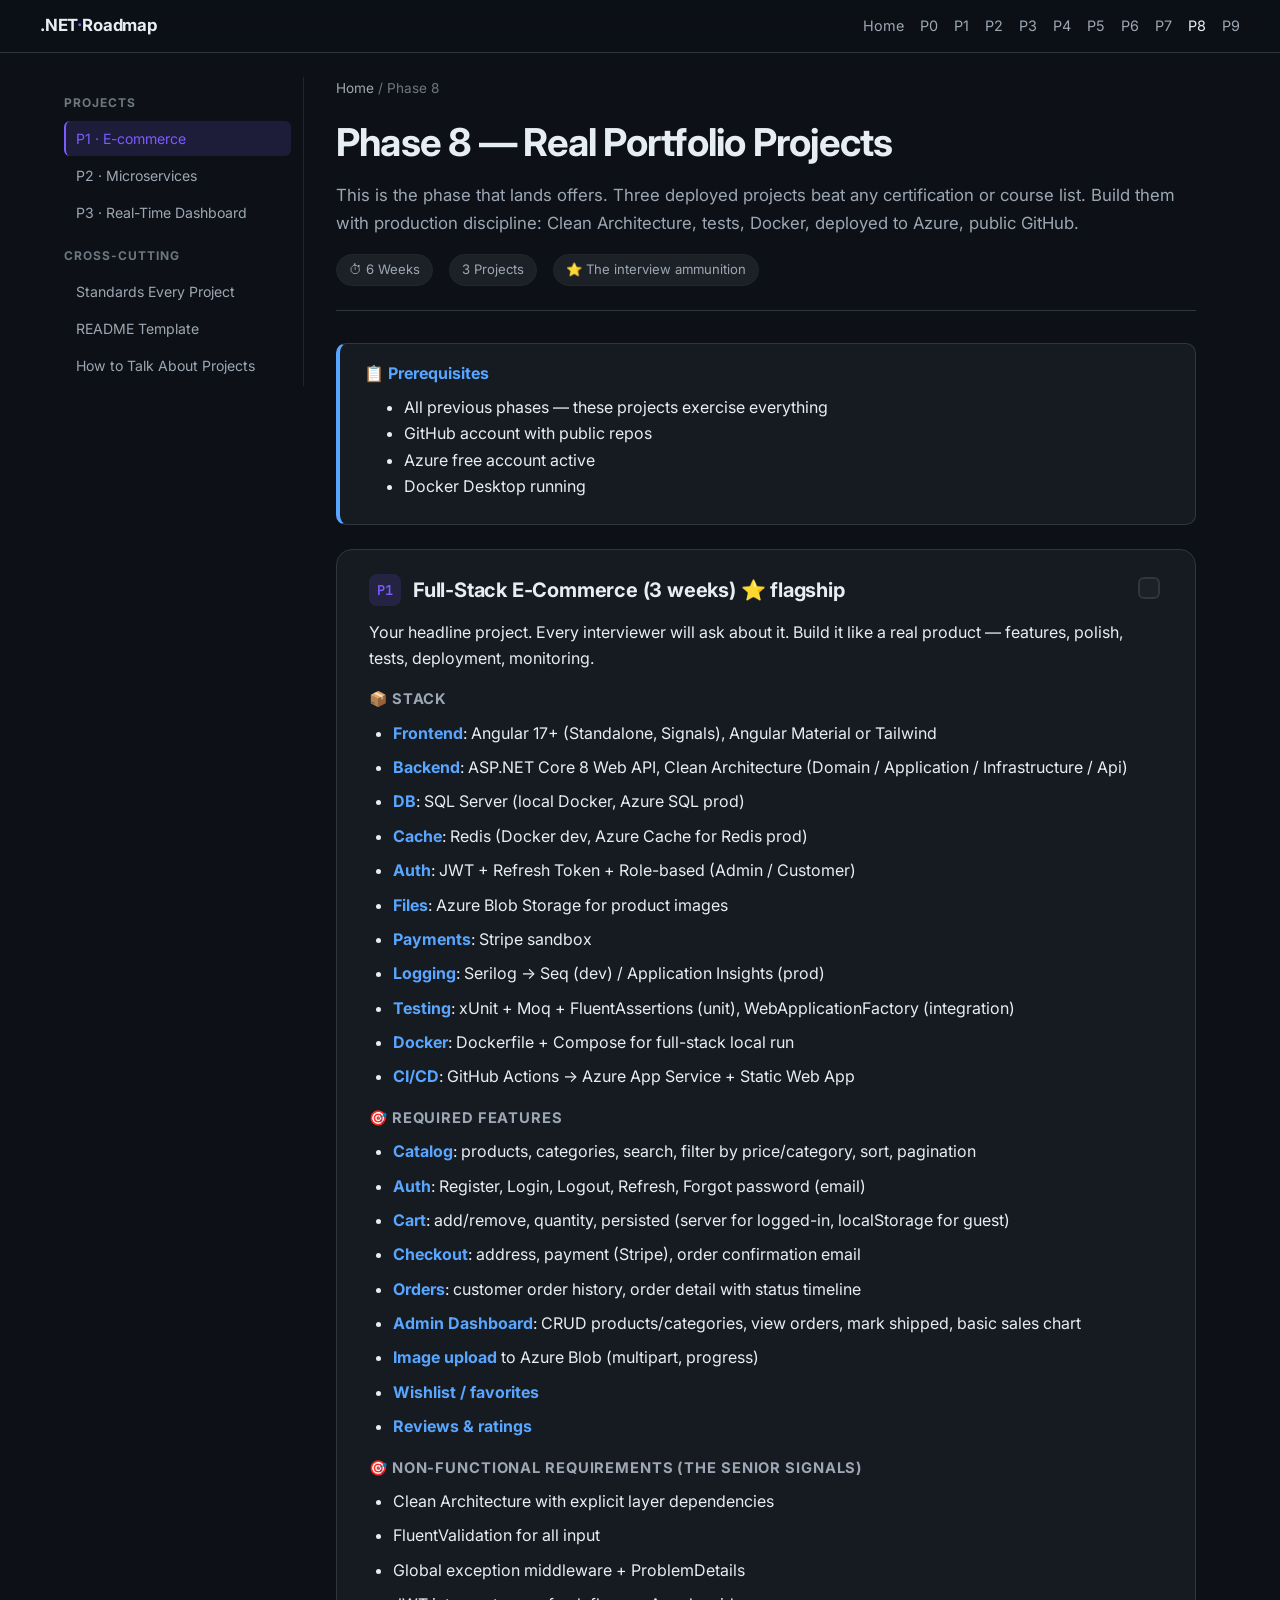
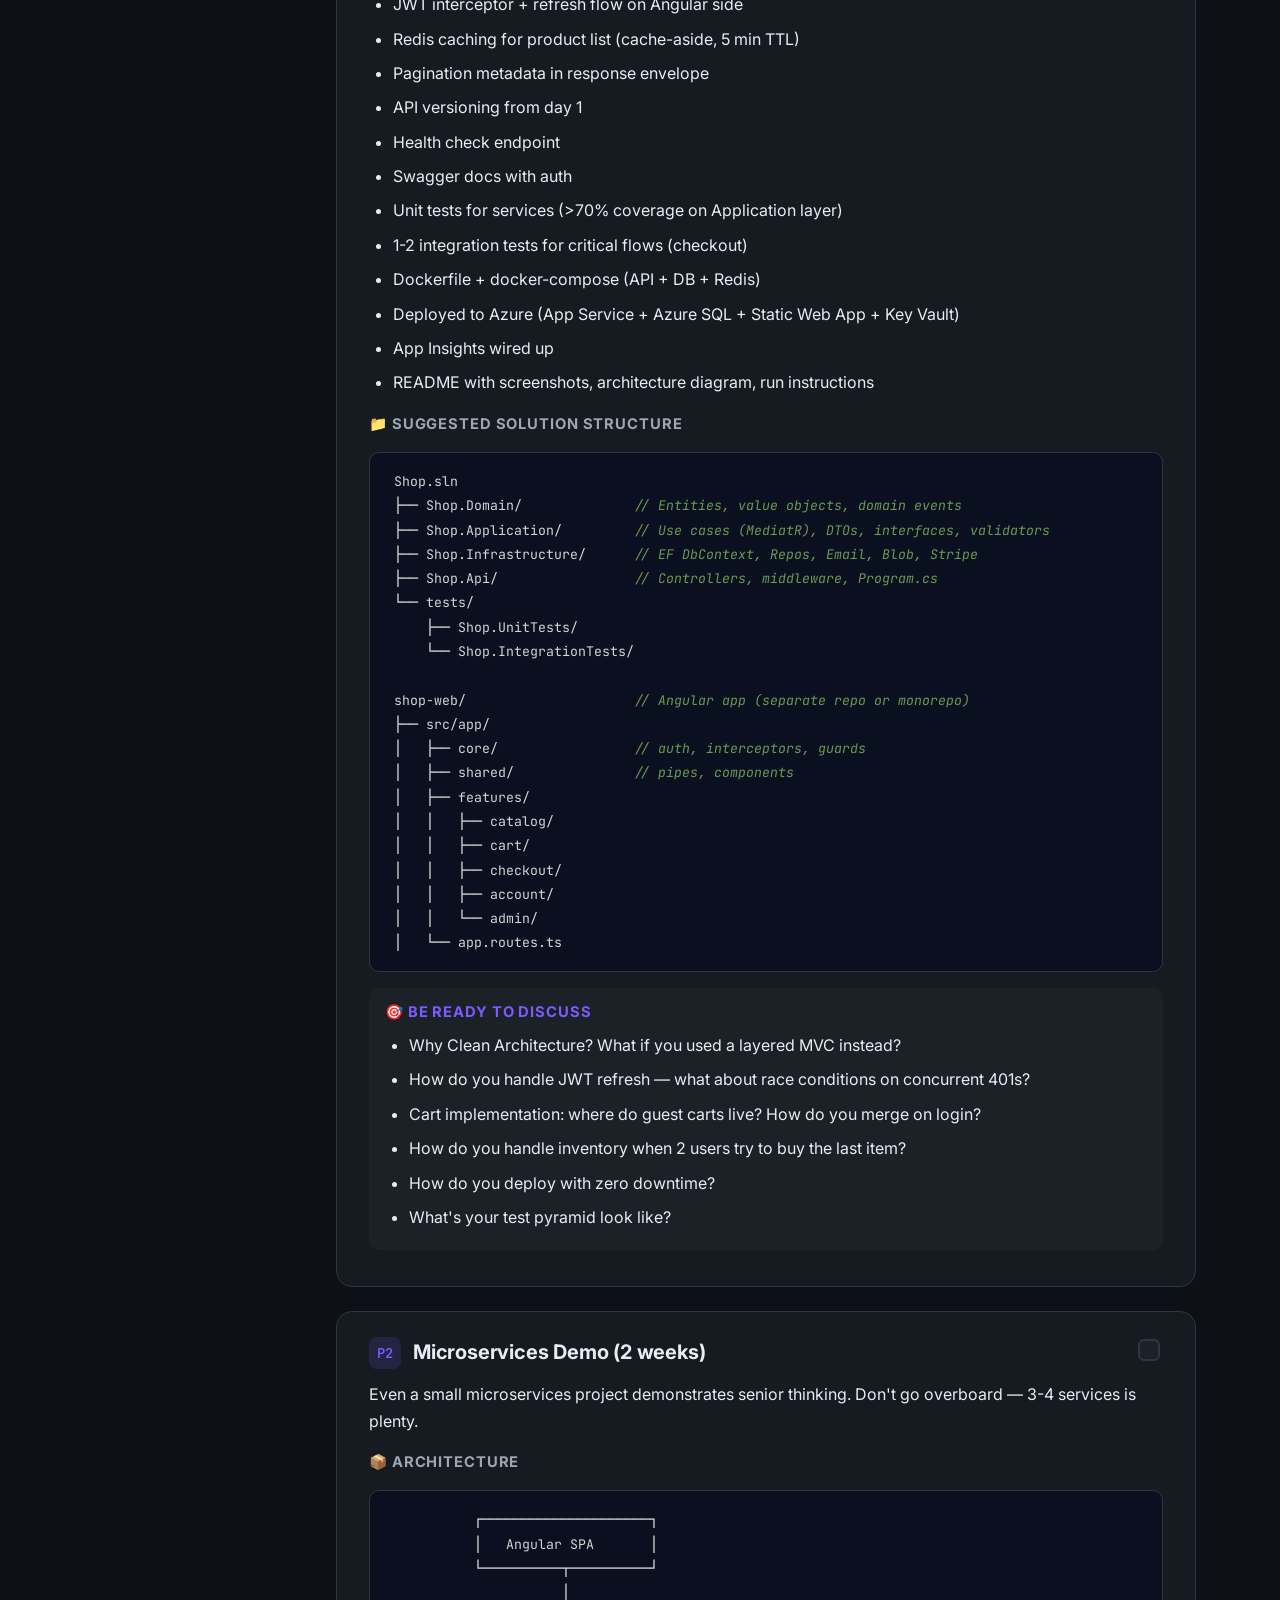
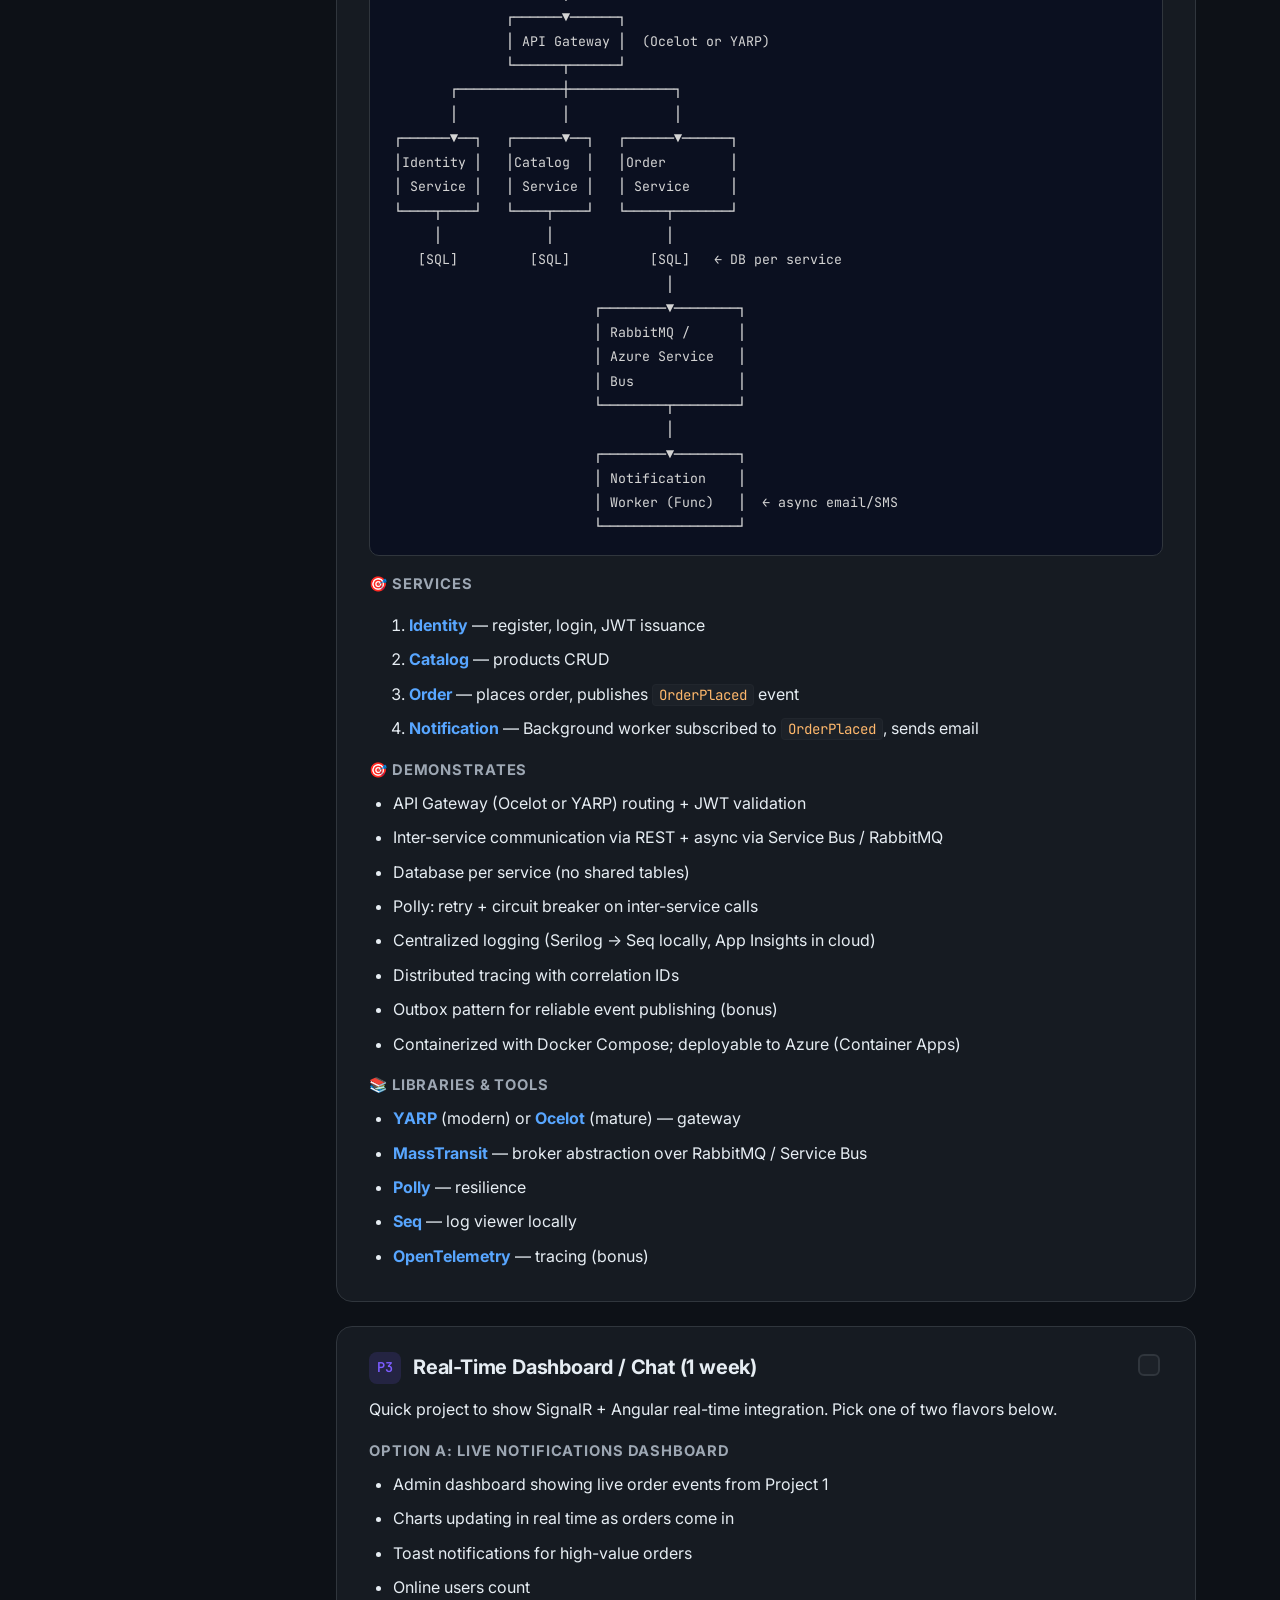
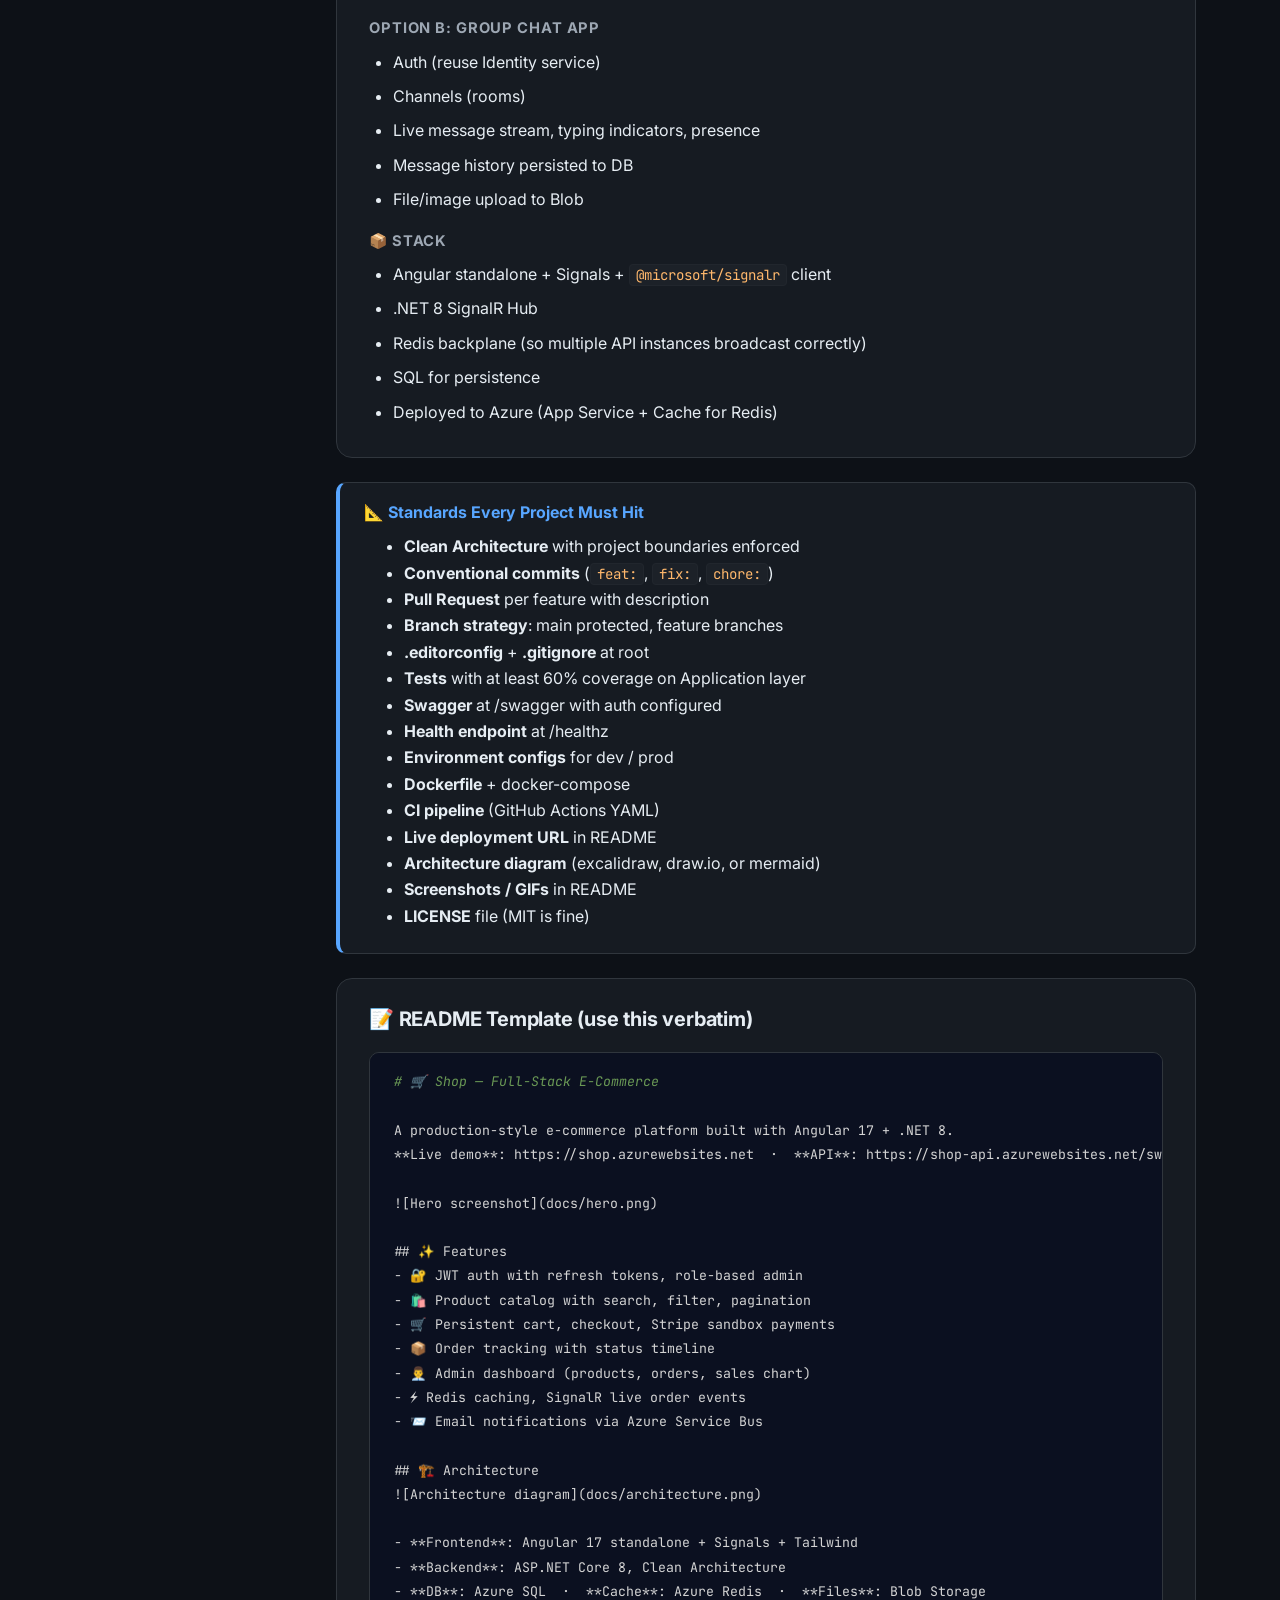
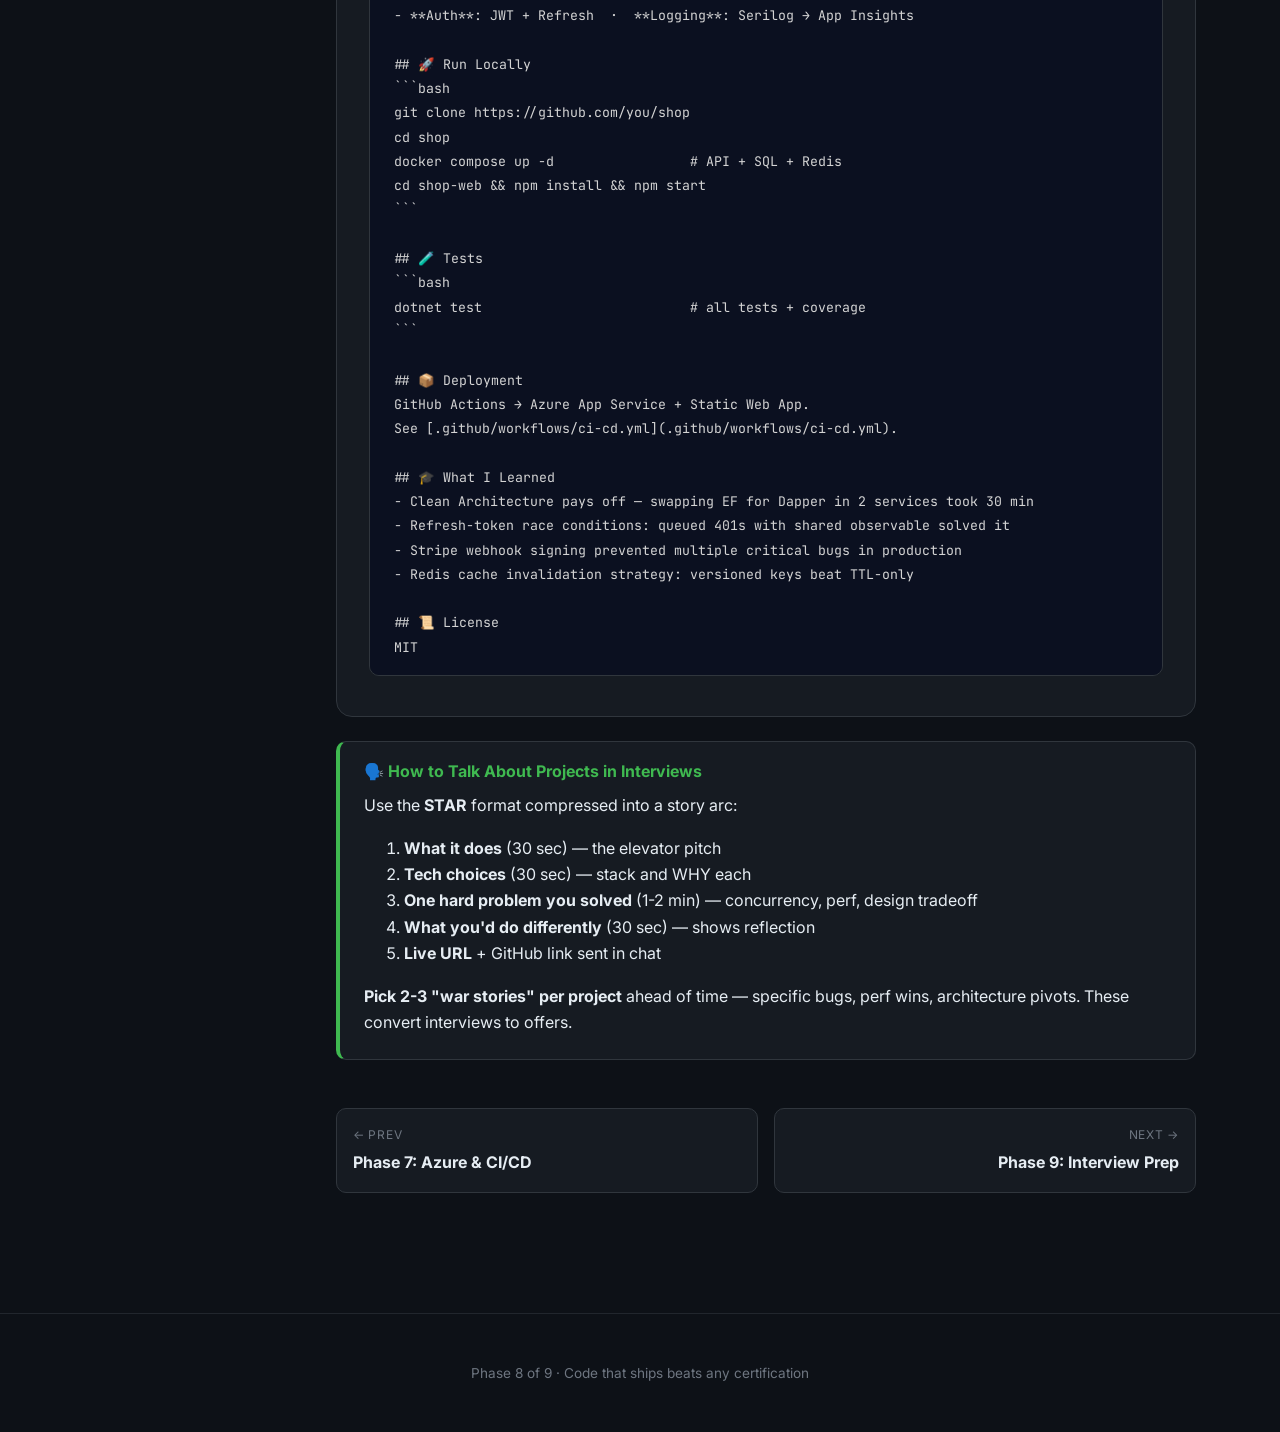
<file: phases/phase-8-projects.html>
<!DOCTYPE html>
<html lang="en">
<head>
<meta charset="UTF-8" />
<meta name="viewport" content="width=device-width,initial-scale=1.0" />
<title>Phase 8 — Real Portfolio Projects | .NET Roadmap</title>
<link rel="preconnect" href="https://fonts.googleapis.com">
<link rel="preconnect" href="https://fonts.gstatic.com" crossorigin>
<link href="https://fonts.googleapis.com/css2?family=Inter:wght@400;500;600;700&family=JetBrains+Mono:wght@400;500&display=swap" rel="stylesheet">
<link rel="stylesheet" href="../styles/global.css" />
</head>
<body data-phase="8">

<nav class="topnav">
  <div class="topnav__inner">
    <div class="brand"><a href="../index.html" style="color:inherit">.NET<span class="dot">·</span>Roadmap</a></div>
    <div class="topnav__links">
      <a href="../index.html">Home</a>
      <a href="phase-0-foundation.html">P0</a>
      <a href="phase-1-csharp.html">P1</a>
      <a href="phase-2-sql.html">P2</a>
      <a href="phase-3-aspnet-core.html">P3</a>
      <a href="phase-4-ef-core.html">P4</a>
      <a href="phase-5-angular-integration.html">P5</a>
      <a href="phase-6-system-design.html">P6</a>
      <a href="phase-7-devops-azure.html">P7</a>
      <a href="phase-8-projects.html" class="active">P8</a>
      <a href="phase-9-interview.html">P9</a>
    </div>
  </div>
</nav>

<div class="phase-page">
  <aside class="sidebar">
    <h4>Projects</h4>
    <ul>
      <li><a href="#project-1">P1 · E-commerce</a></li>
      <li><a href="#project-2">P2 · Microservices</a></li>
      <li><a href="#project-3">P3 · Real-Time Dashboard</a></li>
    </ul>
    <h4>Cross-Cutting</h4>
    <ul>
      <li><a href="#standards">Standards Every Project</a></li>
      <li><a href="#readme">README Template</a></li>
      <li><a href="#talk">How to Talk About Projects</a></li>
    </ul>
  </aside>

  <main class="content">
    <div class="breadcrumb"><a href="../index.html">Home</a> / Phase 8</div>

    <header class="phase-header">
      <h1>Phase 8 — Real Portfolio Projects</h1>
      <p class="lede">This is the phase that lands offers. Three deployed projects beat any certification or course list. Build them with production discipline: Clean Architecture, tests, Docker, deployed to Azure, public GitHub.</p>
      <div class="phase-meta">
        <span class="pill">⏱ 6 Weeks</span>
        <span class="pill">3 Projects</span>
        <span class="pill">⭐ The interview ammunition</span>
      </div>
    </header>

    <div class="callout callout--prereq">
      <h3>📋 Prerequisites</h3>
      <ul>
        <li>All previous phases — these projects exercise everything</li>
        <li>GitHub account with public repos</li>
        <li>Azure free account active</li>
        <li>Docker Desktop running</li>
      </ul>
    </div>

    <!-- ============ PROJECT 1 ============ -->
    <section class="topic" id="project-1">
      <div class="topic__check"><input type="checkbox" data-topic="0" /></div>
      <h3><span class="num">P1</span> Full-Stack E-Commerce (3 weeks) ⭐ flagship</h3>
      <p class="concept">Your headline project. Every interviewer will ask about it. Build it like a real product — features, polish, tests, deployment, monitoring.</p>

      <h4>📦 Stack</h4>
      <ul>
        <li><strong>Frontend</strong>: Angular 17+ (Standalone, Signals), Angular Material or Tailwind</li>
        <li><strong>Backend</strong>: ASP.NET Core 8 Web API, Clean Architecture (Domain / Application / Infrastructure / Api)</li>
        <li><strong>DB</strong>: SQL Server (local Docker, Azure SQL prod)</li>
        <li><strong>Cache</strong>: Redis (Docker dev, Azure Cache for Redis prod)</li>
        <li><strong>Auth</strong>: JWT + Refresh Token + Role-based (Admin / Customer)</li>
        <li><strong>Files</strong>: Azure Blob Storage for product images</li>
        <li><strong>Payments</strong>: Stripe sandbox</li>
        <li><strong>Logging</strong>: Serilog → Seq (dev) / Application Insights (prod)</li>
        <li><strong>Testing</strong>: xUnit + Moq + FluentAssertions (unit), WebApplicationFactory (integration)</li>
        <li><strong>Docker</strong>: Dockerfile + Compose for full-stack local run</li>
        <li><strong>CI/CD</strong>: GitHub Actions → Azure App Service + Static Web App</li>
      </ul>

      <h4>🎯 Required Features</h4>
      <ul>
        <li><strong>Catalog</strong>: products, categories, search, filter by price/category, sort, pagination</li>
        <li><strong>Auth</strong>: Register, Login, Logout, Refresh, Forgot password (email)</li>
        <li><strong>Cart</strong>: add/remove, quantity, persisted (server for logged-in, localStorage for guest)</li>
        <li><strong>Checkout</strong>: address, payment (Stripe), order confirmation email</li>
        <li><strong>Orders</strong>: customer order history, order detail with status timeline</li>
        <li><strong>Admin Dashboard</strong>: CRUD products/categories, view orders, mark shipped, basic sales chart</li>
        <li><strong>Image upload</strong> to Azure Blob (multipart, progress)</li>
        <li><strong>Wishlist / favorites</strong></li>
        <li><strong>Reviews & ratings</strong></li>
      </ul>

      <h4>🎯 Non-functional Requirements (the senior signals)</h4>
      <ul>
        <li>Clean Architecture with explicit layer dependencies</li>
        <li>FluentValidation for all input</li>
        <li>Global exception middleware + ProblemDetails</li>
        <li>JWT interceptor + refresh flow on Angular side</li>
        <li>Redis caching for product list (cache-aside, 5 min TTL)</li>
        <li>Pagination metadata in response envelope</li>
        <li>API versioning from day 1</li>
        <li>Health check endpoint</li>
        <li>Swagger docs with auth</li>
        <li>Unit tests for services (>70% coverage on Application layer)</li>
        <li>1-2 integration tests for critical flows (checkout)</li>
        <li>Dockerfile + docker-compose (API + DB + Redis)</li>
        <li>Deployed to Azure (App Service + Azure SQL + Static Web App + Key Vault)</li>
        <li>App Insights wired up</li>
        <li>README with screenshots, architecture diagram, run instructions</li>
      </ul>

      <h4>📁 Suggested Solution Structure</h4>
      <pre><code>Shop.sln
├── Shop.Domain/              <span class="com">// Entities, value objects, domain events</span>
├── Shop.Application/         <span class="com">// Use cases (MediatR), DTOs, interfaces, validators</span>
├── Shop.Infrastructure/      <span class="com">// EF DbContext, Repos, Email, Blob, Stripe</span>
├── Shop.Api/                 <span class="com">// Controllers, middleware, Program.cs</span>
└── tests/
    ├── Shop.UnitTests/
    └── Shop.IntegrationTests/

shop-web/                     <span class="com">// Angular app (separate repo or monorepo)</span>
├── src/app/
│   ├── core/                 <span class="com">// auth, interceptors, guards</span>
│   ├── shared/               <span class="com">// pipes, components</span>
│   ├── features/
│   │   ├── catalog/
│   │   ├── cart/
│   │   ├── checkout/
│   │   ├── account/
│   │   └── admin/
│   └── app.routes.ts</code></pre>

      <div class="interview">
        <h4>🎯 Be Ready to Discuss</h4>
        <ul>
          <li>Why Clean Architecture? What if you used a layered MVC instead?</li>
          <li>How do you handle JWT refresh — what about race conditions on concurrent 401s?</li>
          <li>Cart implementation: where do guest carts live? How do you merge on login?</li>
          <li>How do you handle inventory when 2 users try to buy the last item?</li>
          <li>How do you deploy with zero downtime?</li>
          <li>What's your test pyramid look like?</li>
        </ul>
      </div>
    </section>

    <!-- ============ PROJECT 2 ============ -->
    <section class="topic" id="project-2">
      <div class="topic__check"><input type="checkbox" data-topic="1" /></div>
      <h3><span class="num">P2</span> Microservices Demo (2 weeks)</h3>
      <p class="concept">Even a small microservices project demonstrates senior thinking. Don't go overboard — 3-4 services is plenty.</p>

      <h4>📦 Architecture</h4>
      <pre><code>          ┌─────────────────────┐
          │   Angular SPA       │
          └──────────┬──────────┘
                     │
              ┌──────▼──────┐
              │ API Gateway │  (Ocelot or YARP)
              └──────┬──────┘
       ┌─────────────┼─────────────┐
       │             │             │
┌──────▼──┐   ┌──────▼──┐   ┌──────▼──────┐
│Identity │   │Catalog  │   │Order        │
│ Service │   │ Service │   │ Service     │
└────┬────┘   └────┬────┘   └─────┬───────┘
     │             │              │
   [SQL]         [SQL]          [SQL]   ← DB per service
                                  │
                         ┌────────▼────────┐
                         │ RabbitMQ /      │
                         │ Azure Service   │
                         │ Bus             │
                         └────────┬────────┘
                                  │
                         ┌────────▼────────┐
                         │ Notification    │
                         │ Worker (Func)   │  ← async email/SMS
                         └─────────────────┘</code></pre>

      <h4>🎯 Services</h4>
      <ol>
        <li><strong>Identity</strong> — register, login, JWT issuance</li>
        <li><strong>Catalog</strong> — products CRUD</li>
        <li><strong>Order</strong> — places order, publishes <code>OrderPlaced</code> event</li>
        <li><strong>Notification</strong> — Background worker subscribed to <code>OrderPlaced</code>, sends email</li>
      </ol>

      <h4>🎯 Demonstrates</h4>
      <ul>
        <li>API Gateway (Ocelot or YARP) routing + JWT validation</li>
        <li>Inter-service communication via REST + async via Service Bus / RabbitMQ</li>
        <li>Database per service (no shared tables)</li>
        <li>Polly: retry + circuit breaker on inter-service calls</li>
        <li>Centralized logging (Serilog → Seq locally, App Insights in cloud)</li>
        <li>Distributed tracing with correlation IDs</li>
        <li>Outbox pattern for reliable event publishing (bonus)</li>
        <li>Containerized with Docker Compose; deployable to Azure (Container Apps)</li>
      </ul>

      <h4>📚 Libraries & Tools</h4>
      <ul>
        <li><strong>YARP</strong> (modern) or <strong>Ocelot</strong> (mature) — gateway</li>
        <li><strong>MassTransit</strong> — broker abstraction over RabbitMQ / Service Bus</li>
        <li><strong>Polly</strong> — resilience</li>
        <li><strong>Seq</strong> — log viewer locally</li>
        <li><strong>OpenTelemetry</strong> — tracing (bonus)</li>
      </ul>
    </section>

    <!-- ============ PROJECT 3 ============ -->
    <section class="topic" id="project-3">
      <div class="topic__check"><input type="checkbox" data-topic="2" /></div>
      <h3><span class="num">P3</span> Real-Time Dashboard / Chat (1 week)</h3>
      <p class="concept">Quick project to show SignalR + Angular real-time integration. Pick one of two flavors below.</p>

      <h4>Option A: Live Notifications Dashboard</h4>
      <ul>
        <li>Admin dashboard showing live order events from Project 1</li>
        <li>Charts updating in real time as orders come in</li>
        <li>Toast notifications for high-value orders</li>
        <li>Online users count</li>
      </ul>

      <h4>Option B: Group Chat App</h4>
      <ul>
        <li>Auth (reuse Identity service)</li>
        <li>Channels (rooms)</li>
        <li>Live message stream, typing indicators, presence</li>
        <li>Message history persisted to DB</li>
        <li>File/image upload to Blob</li>
      </ul>

      <h4>📦 Stack</h4>
      <ul>
        <li>Angular standalone + Signals + <code>@microsoft/signalr</code> client</li>
        <li>.NET 8 SignalR Hub</li>
        <li>Redis backplane (so multiple API instances broadcast correctly)</li>
        <li>SQL for persistence</li>
        <li>Deployed to Azure (App Service + Cache for Redis)</li>
      </ul>
    </section>

    <!-- CROSS-CUTTING -->
    <section id="standards" class="callout callout--prereq">
      <h3>📐 Standards Every Project Must Hit</h3>
      <ul>
        <li><strong>Clean Architecture</strong> with project boundaries enforced</li>
        <li><strong>Conventional commits</strong> (<code>feat:</code>, <code>fix:</code>, <code>chore:</code>)</li>
        <li><strong>Pull Request</strong> per feature with description</li>
        <li><strong>Branch strategy</strong>: main protected, feature branches</li>
        <li><strong>.editorconfig</strong> + <strong>.gitignore</strong> at root</li>
        <li><strong>Tests</strong> with at least 60% coverage on Application layer</li>
        <li><strong>Swagger</strong> at /swagger with auth configured</li>
        <li><strong>Health endpoint</strong> at /healthz</li>
        <li><strong>Environment configs</strong> for dev / prod</li>
        <li><strong>Dockerfile</strong> + docker-compose</li>
        <li><strong>CI pipeline</strong> (GitHub Actions YAML)</li>
        <li><strong>Live deployment URL</strong> in README</li>
        <li><strong>Architecture diagram</strong> (excalidraw, draw.io, or mermaid)</li>
        <li><strong>Screenshots / GIFs</strong> in README</li>
        <li><strong>LICENSE</strong> file (MIT is fine)</li>
      </ul>
    </section>

    <section id="readme" class="topic">
      <h3>📝 README Template (use this verbatim)</h3>
      <pre><code><span class="com"># 🛒 Shop — Full-Stack E-Commerce</span>

A production-style e-commerce platform built with Angular 17 + .NET 8.
**Live demo**: https://shop.azurewebsites.net  ·  **API**: https://shop-api.azurewebsites.net/swagger

![Hero screenshot](docs/hero.png)

## ✨ Features
- 🔐 JWT auth with refresh tokens, role-based admin
- 🛍️ Product catalog with search, filter, pagination
- 🛒 Persistent cart, checkout, Stripe sandbox payments
- 📦 Order tracking with status timeline
- 👨‍💼 Admin dashboard (products, orders, sales chart)
- ⚡ Redis caching, SignalR live order events
- 📨 Email notifications via Azure Service Bus

## 🏗️ Architecture
![Architecture diagram](docs/architecture.png)

- **Frontend**: Angular 17 standalone + Signals + Tailwind
- **Backend**: ASP.NET Core 8, Clean Architecture
- **DB**: Azure SQL  ·  **Cache**: Azure Redis  ·  **Files**: Blob Storage
- **Auth**: JWT + Refresh  ·  **Logging**: Serilog → App Insights

## 🚀 Run Locally
```bash
git clone https://github.com/you/shop
cd shop
docker compose up -d                 # API + SQL + Redis
cd shop-web &amp;&amp; npm install &amp;&amp; npm start
```

## 🧪 Tests
```bash
dotnet test                          # all tests + coverage
```

## 📦 Deployment
GitHub Actions → Azure App Service + Static Web App.
See [.github/workflows/ci-cd.yml](.github/workflows/ci-cd.yml).

## 🎓 What I Learned
- Clean Architecture pays off — swapping EF for Dapper in 2 services took 30 min
- Refresh-token race conditions: queued 401s with shared observable solved it
- Stripe webhook signing prevented multiple critical bugs in production
- Redis cache invalidation strategy: versioned keys beat TTL-only

## 📜 License
MIT</code></pre>
    </section>

    <section id="talk" class="callout callout--success">
      <h3>🗣️ How to Talk About Projects in Interviews</h3>
      <p>Use the <strong>STAR</strong> format compressed into a story arc:</p>
      <ol>
        <li><strong>What it does</strong> (30 sec) — the elevator pitch</li>
        <li><strong>Tech choices</strong> (30 sec) — stack and WHY each</li>
        <li><strong>One hard problem you solved</strong> (1-2 min) — concurrency, perf, design tradeoff</li>
        <li><strong>What you'd do differently</strong> (30 sec) — shows reflection</li>
        <li><strong>Live URL</strong> + GitHub link sent in chat</li>
      </ol>
      <p><strong>Pick 2-3 "war stories" per project</strong> ahead of time — specific bugs, perf wins, architecture pivots. These convert interviews to offers.</p>
    </section>

    <nav class="phase-nav">
      <a href="phase-7-devops-azure.html"><span class="label">← Prev</span><strong>Phase 7: Azure & CI/CD</strong></a>
      <a href="phase-9-interview.html" class="next"><span class="label">Next →</span><strong>Phase 9: Interview Prep</strong></a>
    </nav>
  </main>
</div>

<footer class="footer">Phase 8 of 9 · Code that ships beats any certification</footer>

<script>
  const phase = document.body.dataset.phase;
  document.querySelectorAll('input[type="checkbox"][data-topic]').forEach(cb => {
    const key = `phase-${phase}-topic-${cb.dataset.topic}`;
    cb.checked = localStorage.getItem(key) === 'true';
    cb.closest('.topic').classList.toggle('is-done', cb.checked);
    cb.addEventListener('change', () => {
      localStorage.setItem(key, cb.checked);
      cb.closest('.topic').classList.toggle('is-done', cb.checked);
    });
  });
  const links = document.querySelectorAll('.sidebar a[href^="#"]');
  const sections = [...links].map(a => document.querySelector(a.getAttribute('href'))).filter(Boolean);
  window.addEventListener('scroll', () => {
    let current = sections[0]?.id;
    sections.forEach(s => { if (window.scrollY + 100 >= s.offsetTop) current = s.id; });
    links.forEach(a => a.classList.toggle('active', a.getAttribute('href') === '#' + current));
  });
</script>
</body>
</html>
</file>
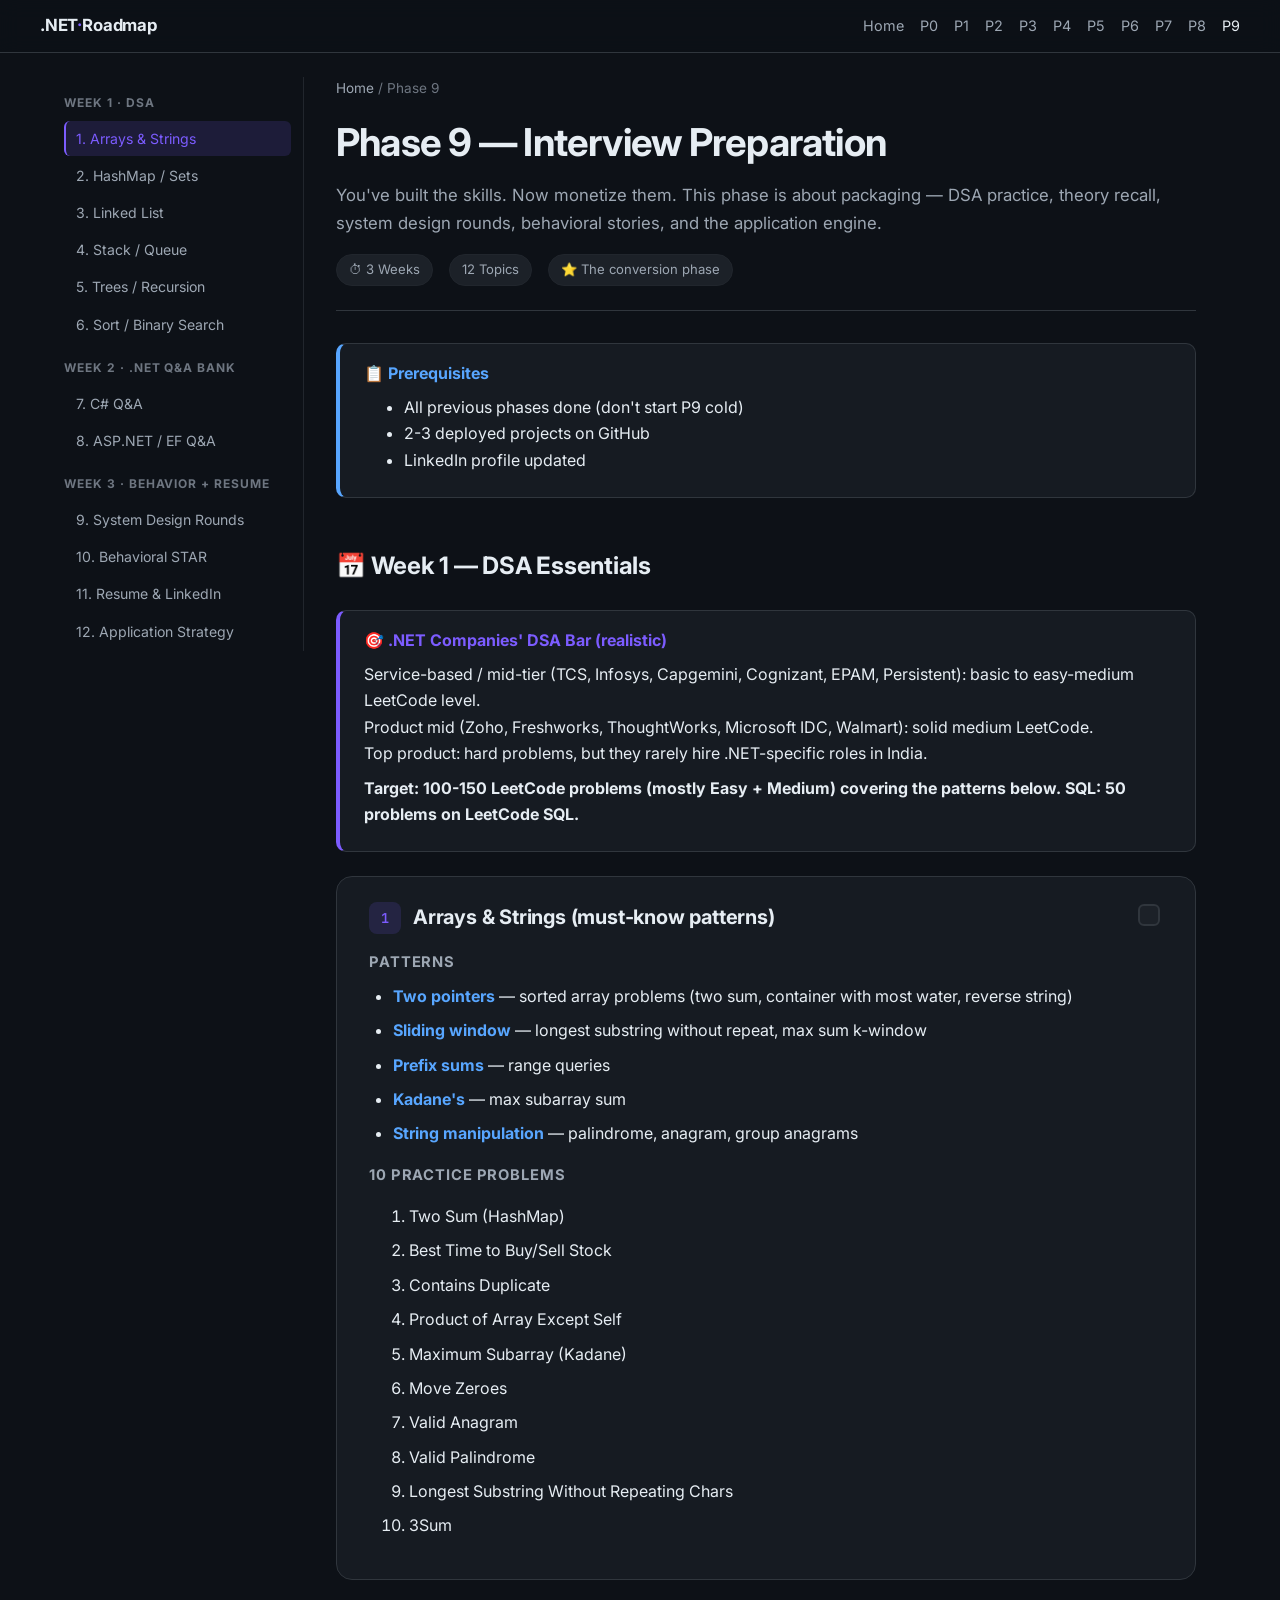
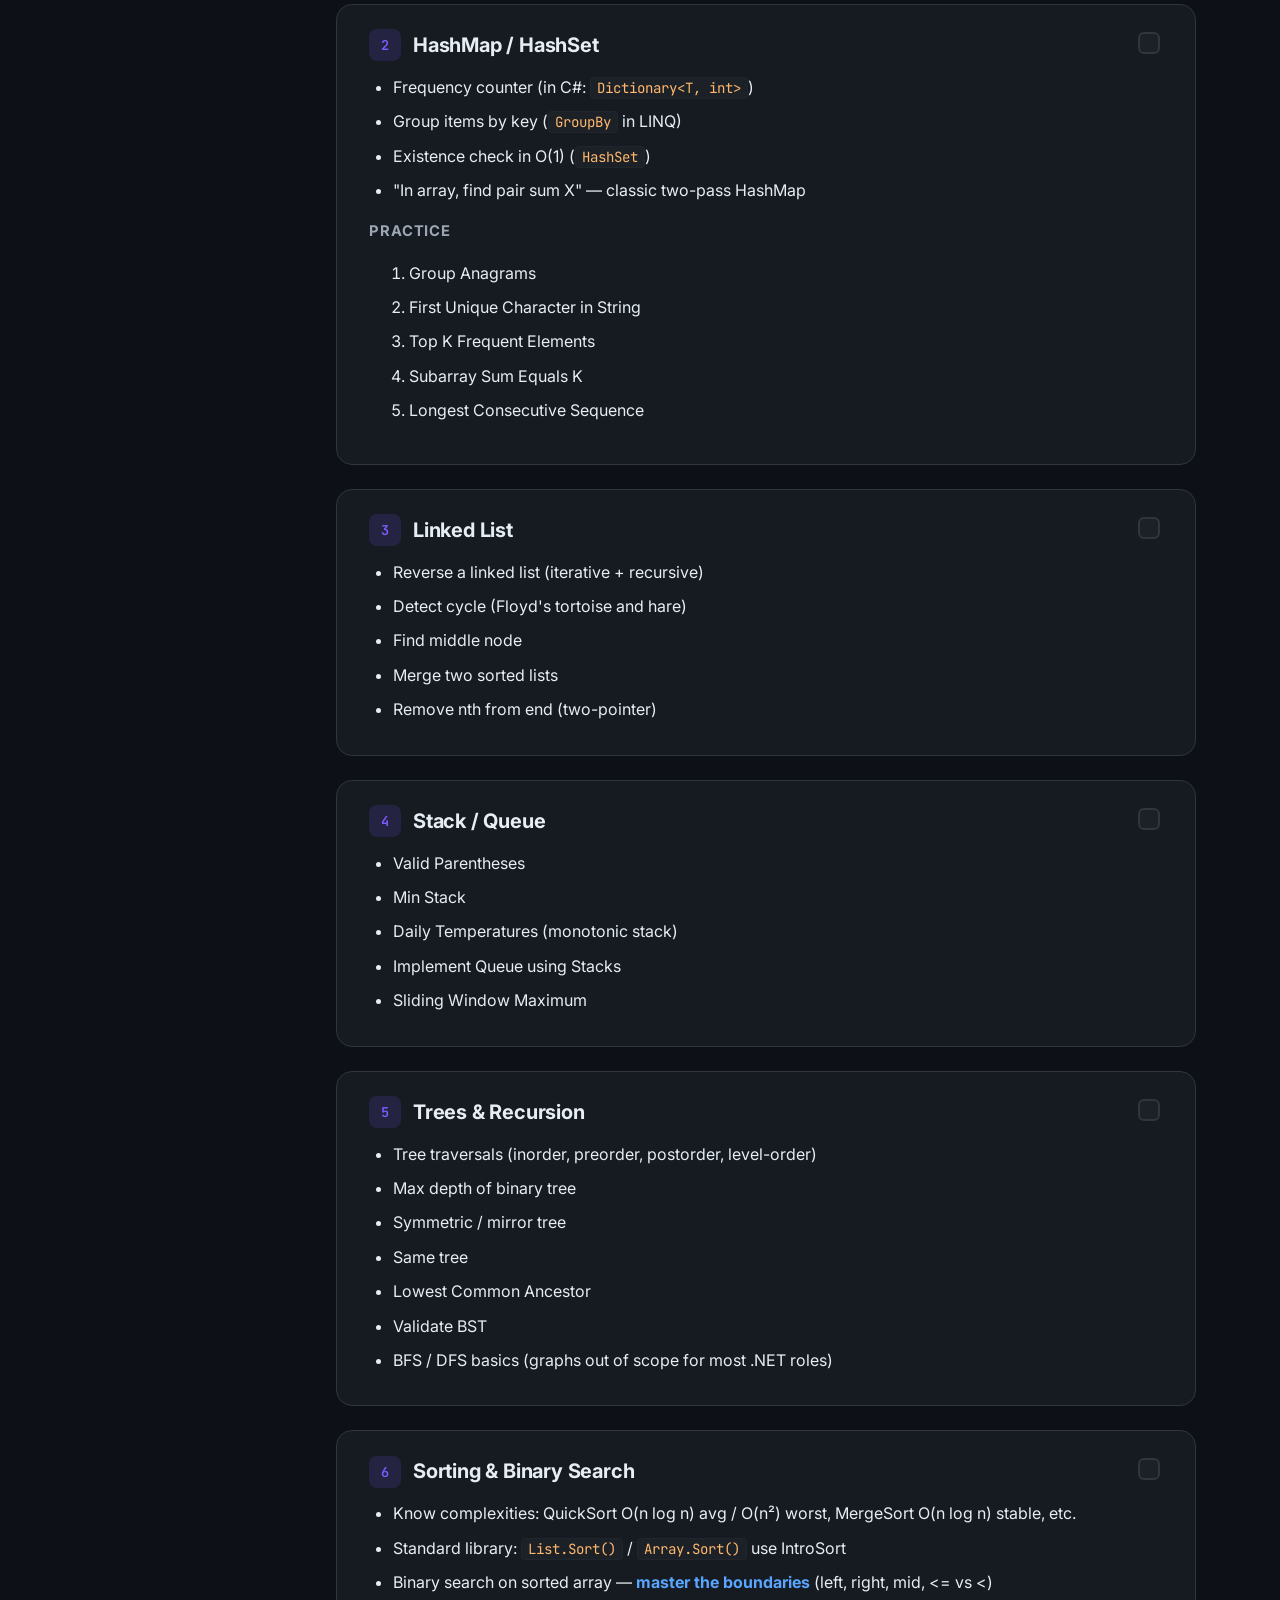
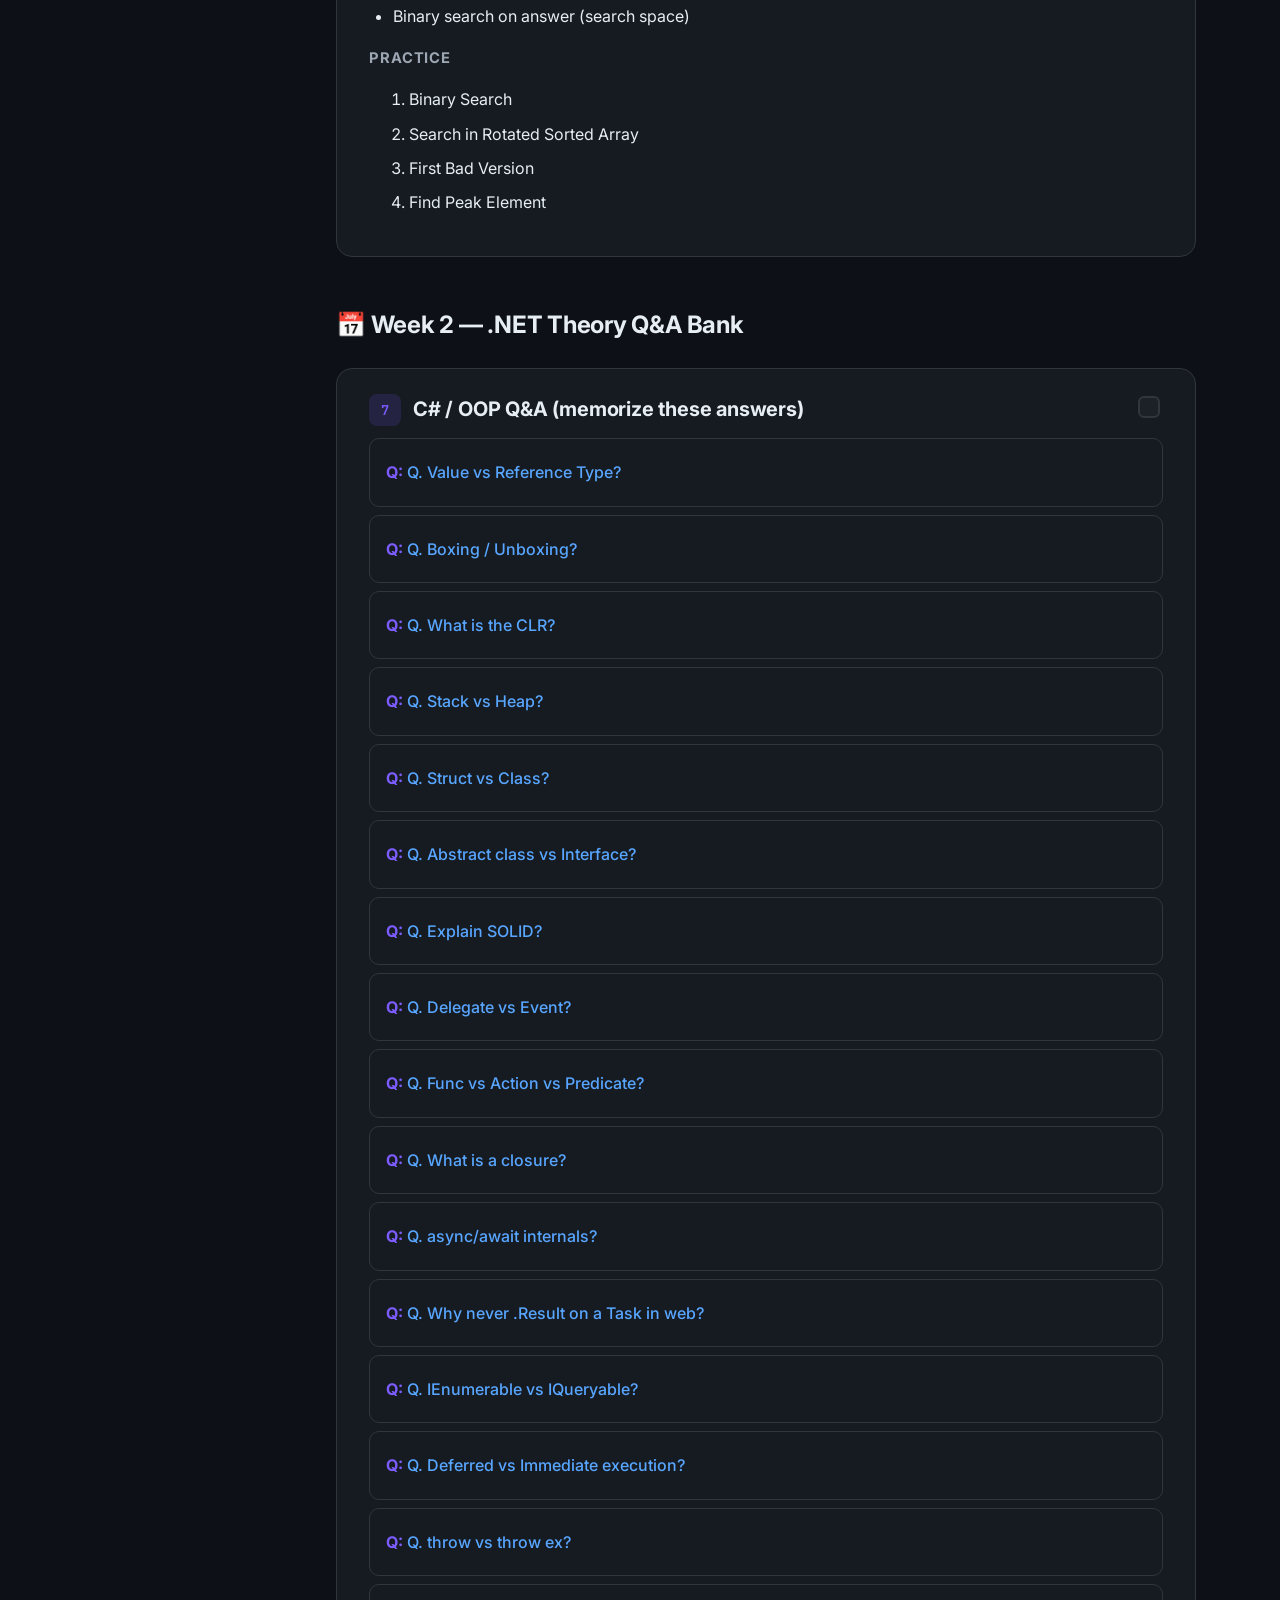
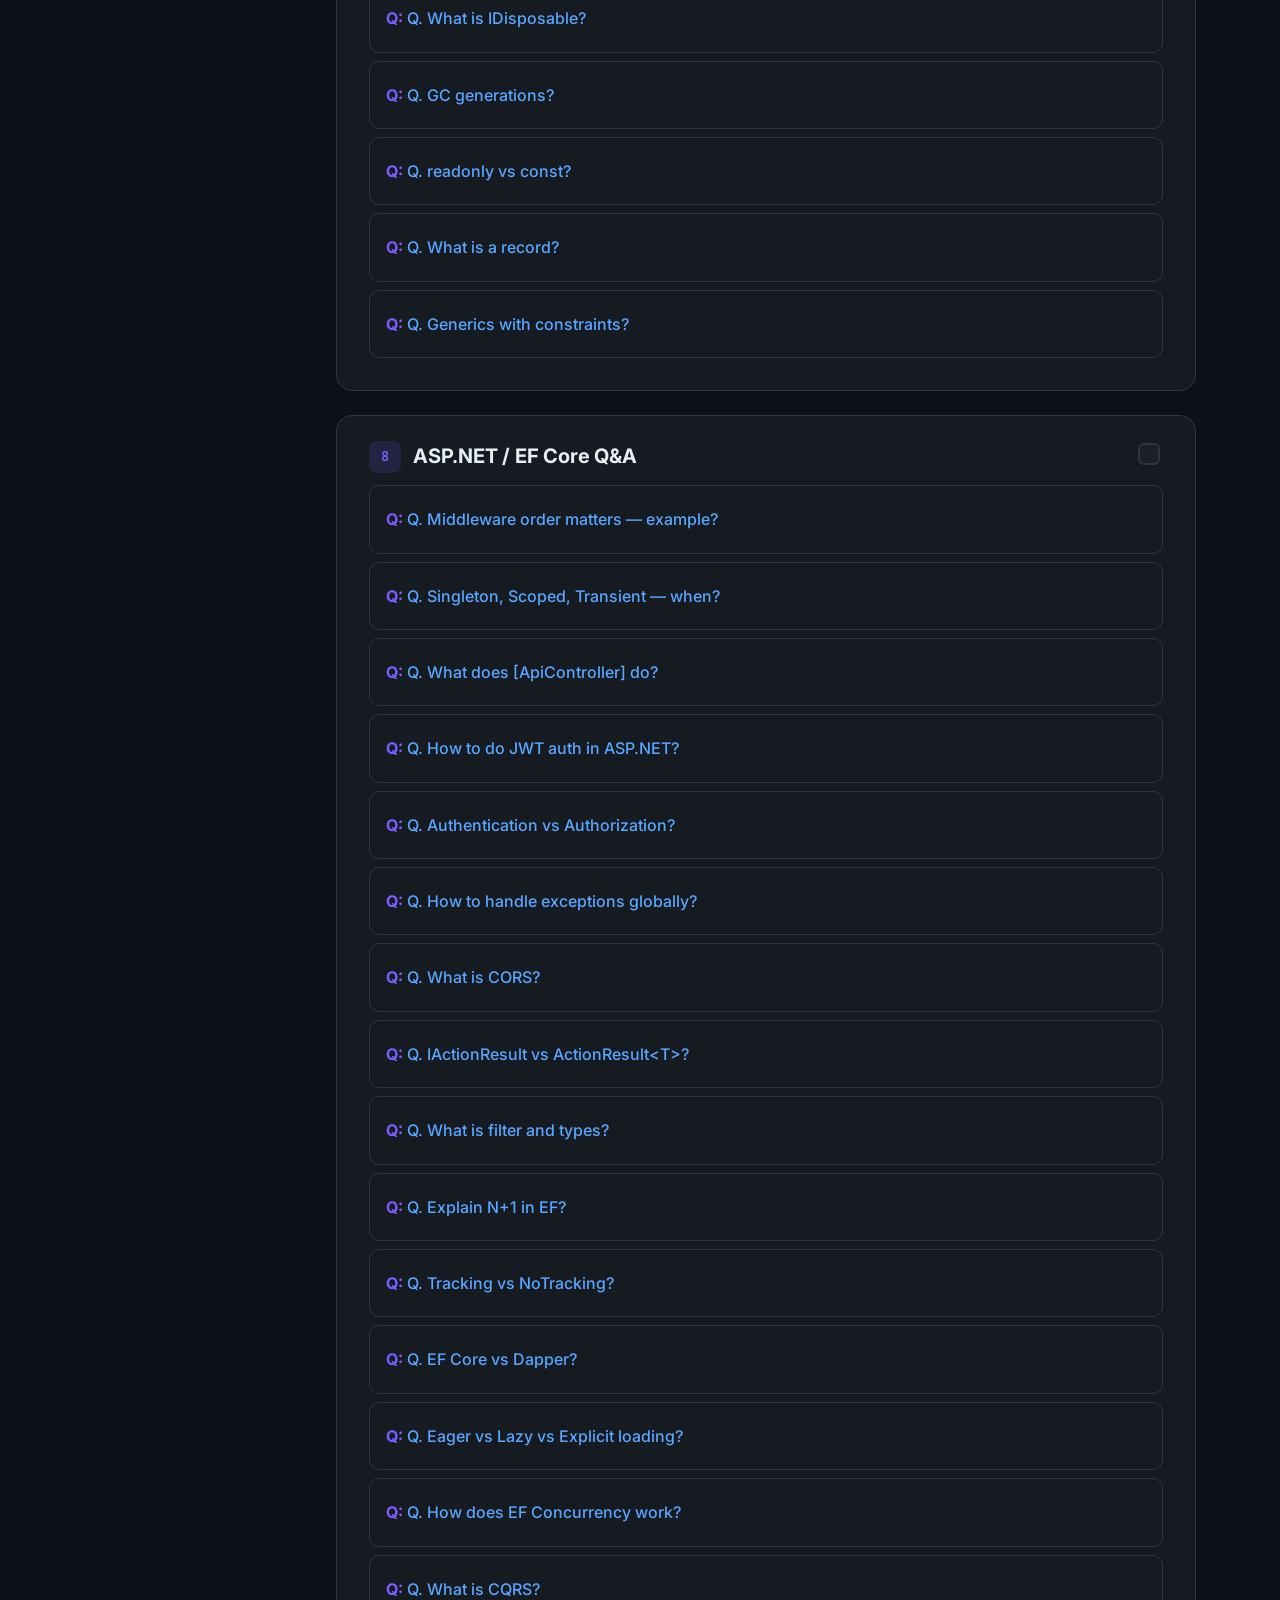
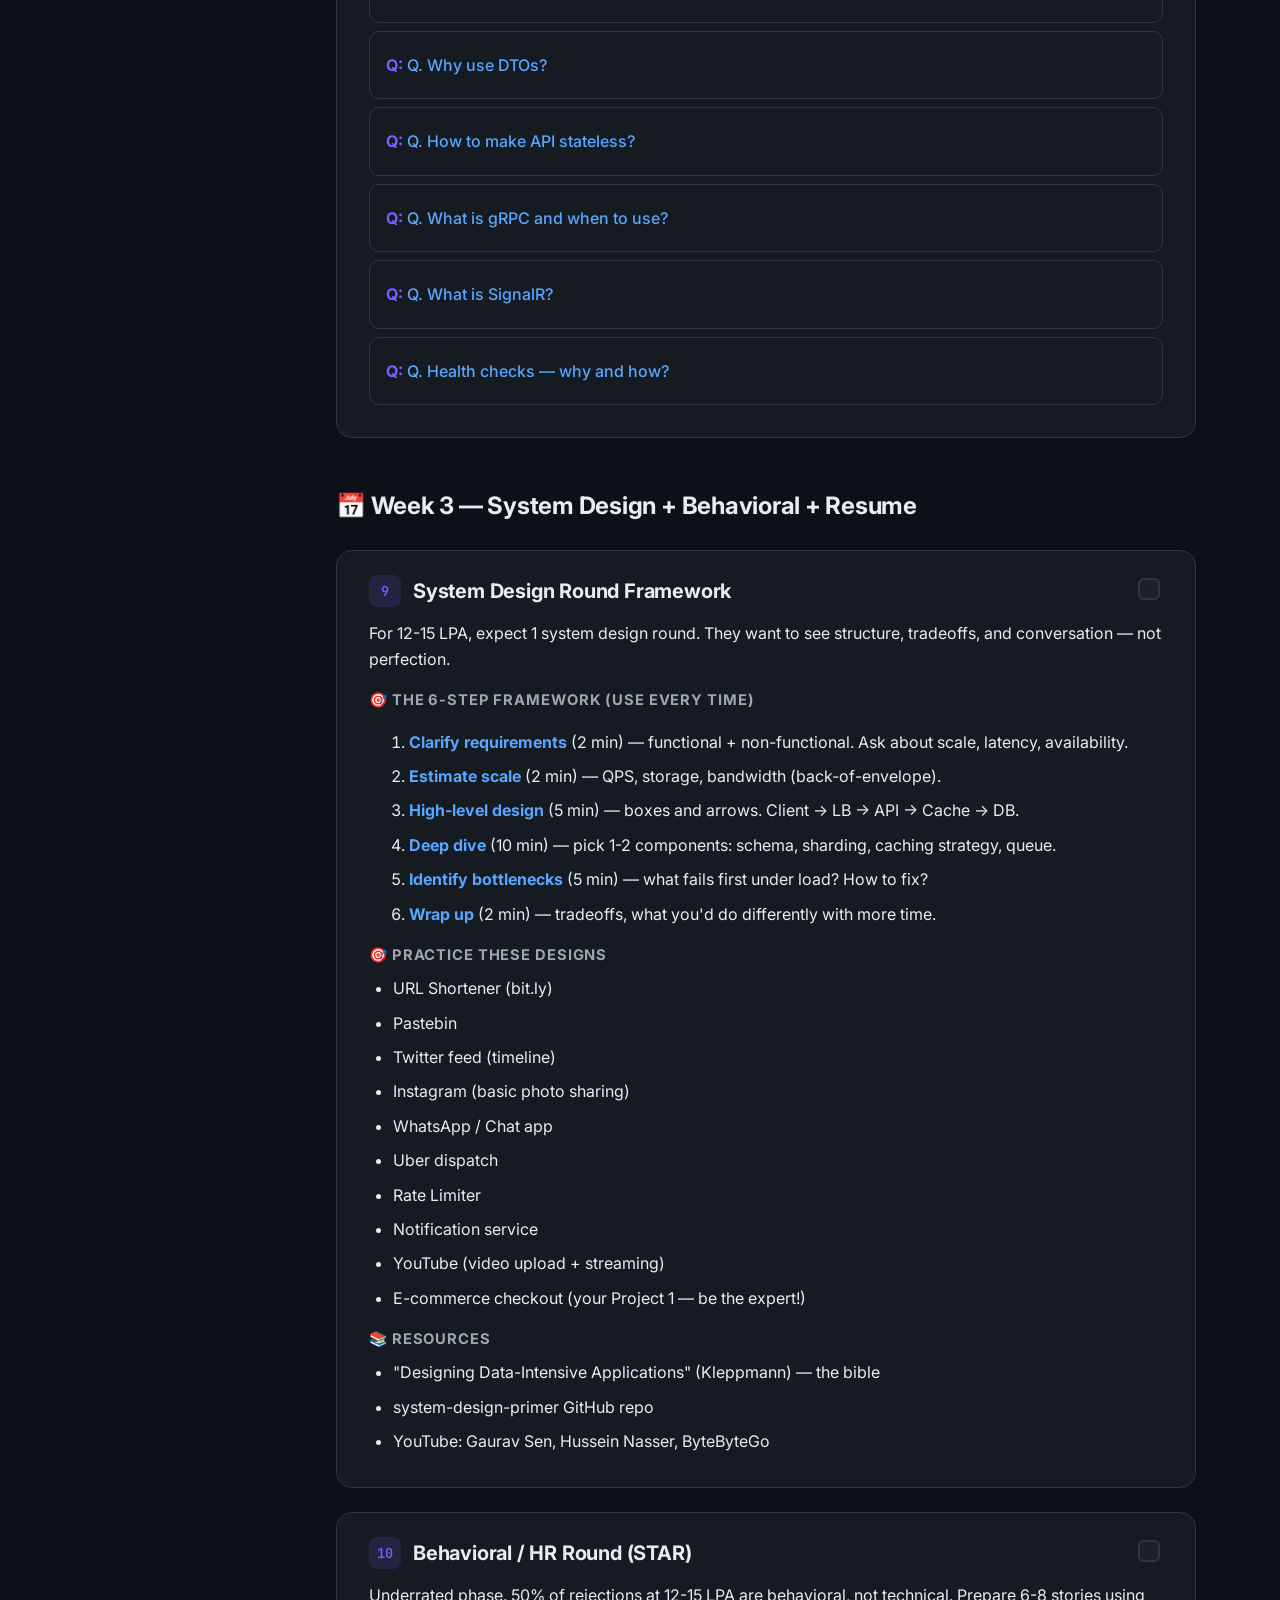
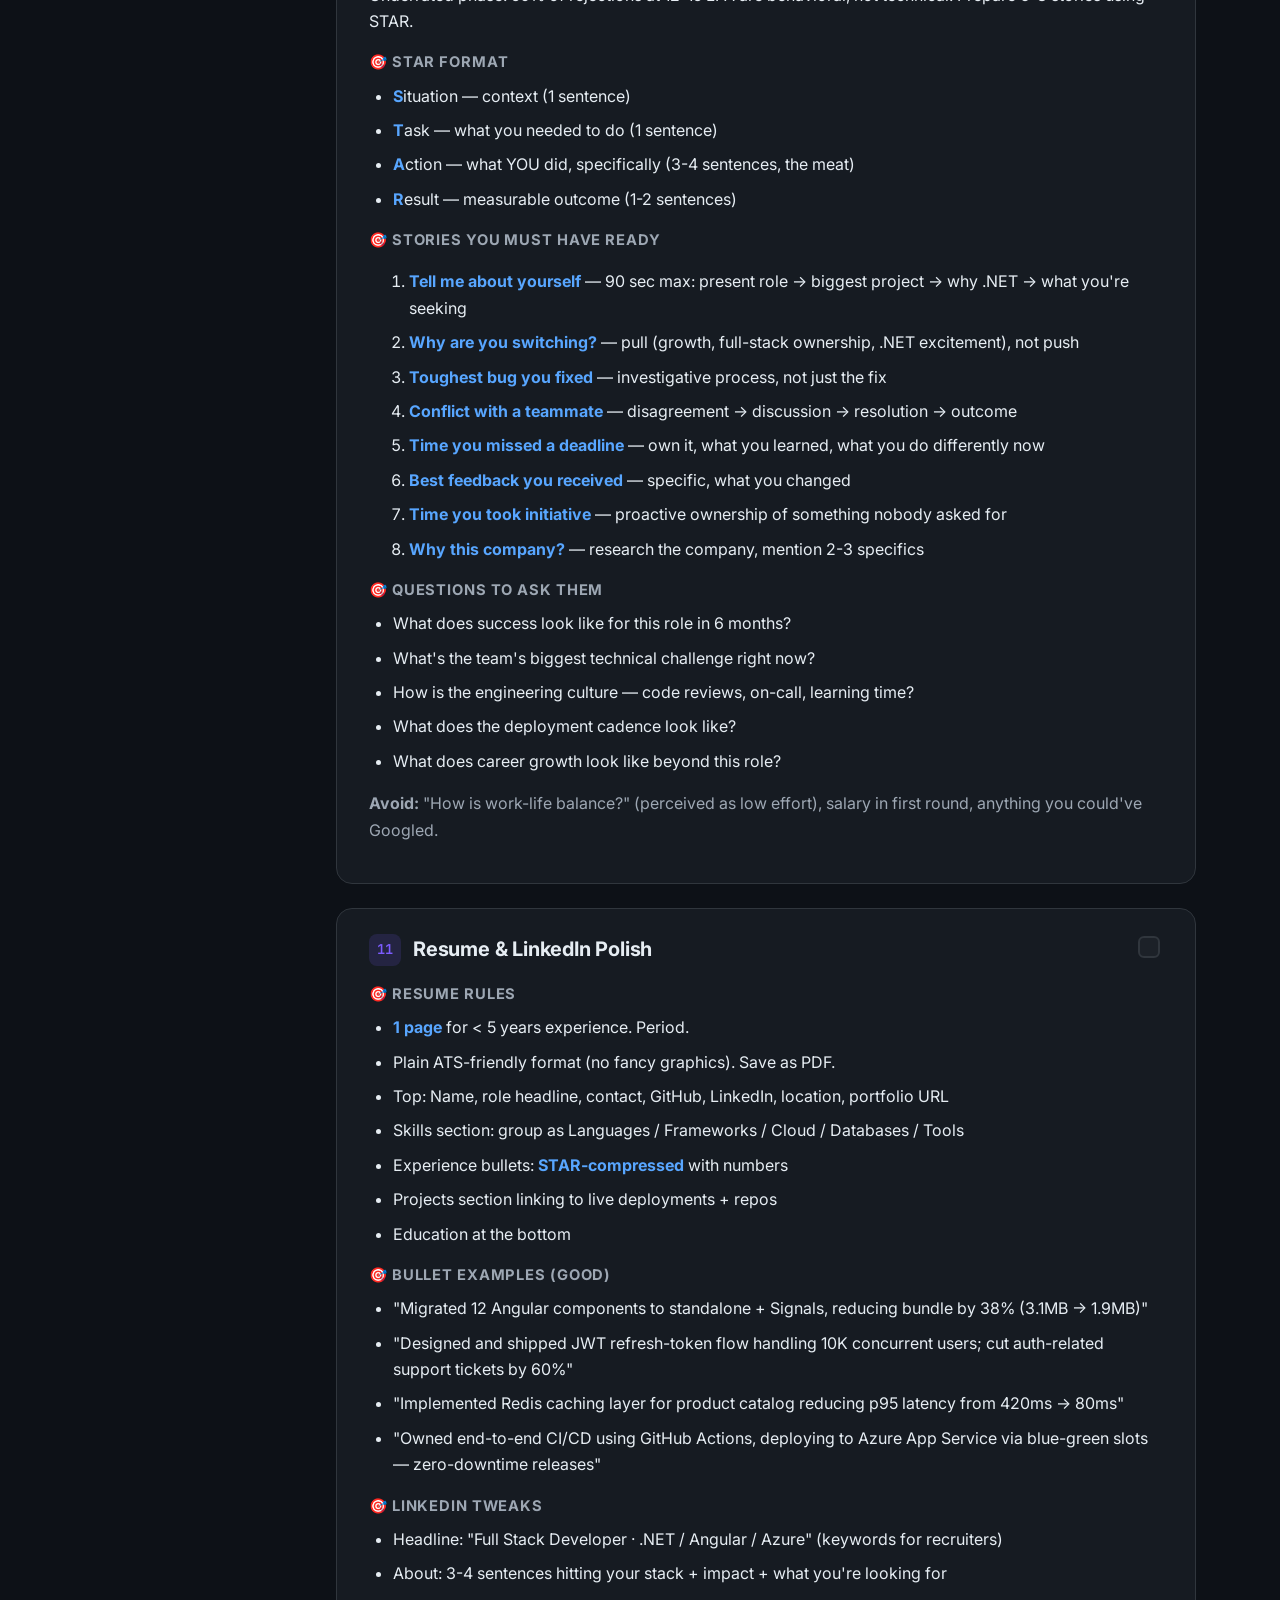
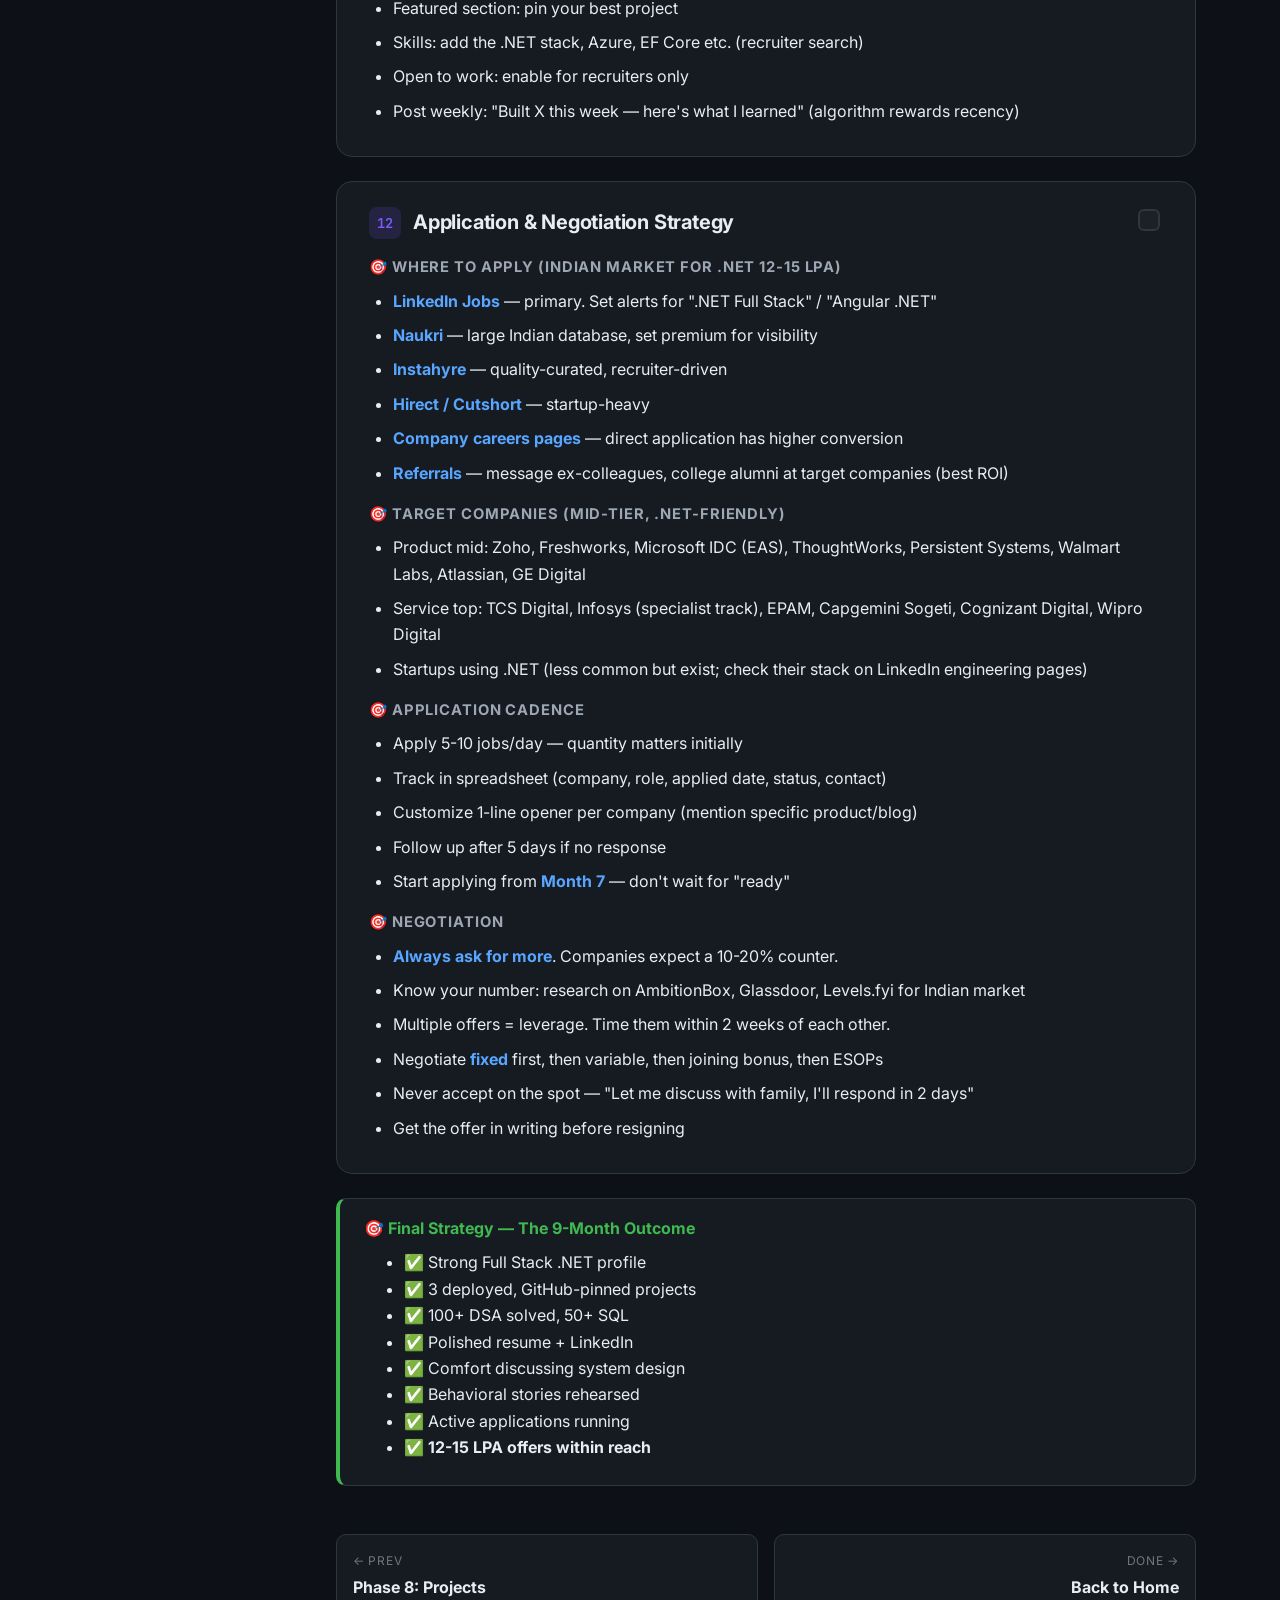
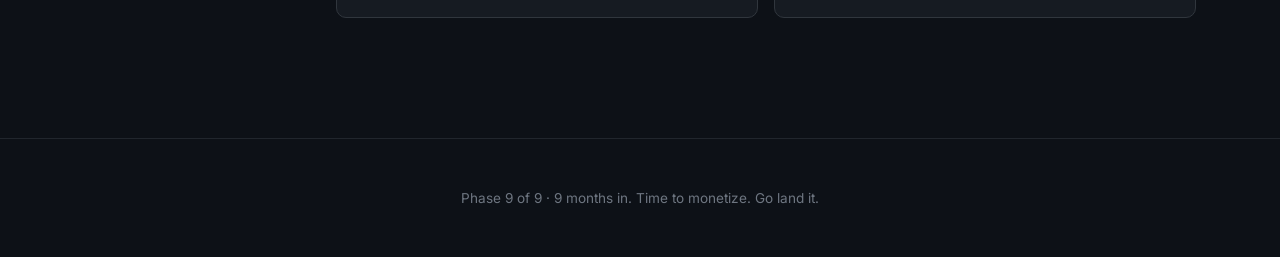
<file: phases/phase-9-interview.html>
<!DOCTYPE html>
<html lang="en">
<head>
<meta charset="UTF-8" />
<meta name="viewport" content="width=device-width,initial-scale=1.0" />
<title>Phase 9 — Interview Preparation | .NET Roadmap</title>
<link rel="preconnect" href="https://fonts.googleapis.com">
<link rel="preconnect" href="https://fonts.gstatic.com" crossorigin>
<link href="https://fonts.googleapis.com/css2?family=Inter:wght@400;500;600;700&family=JetBrains+Mono:wght@400;500&display=swap" rel="stylesheet">
<link rel="stylesheet" href="../styles/global.css" />
</head>
<body data-phase="9">

<nav class="topnav">
  <div class="topnav__inner">
    <div class="brand"><a href="../index.html" style="color:inherit">.NET<span class="dot">·</span>Roadmap</a></div>
    <div class="topnav__links">
      <a href="../index.html">Home</a>
      <a href="phase-0-foundation.html">P0</a>
      <a href="phase-1-csharp.html">P1</a>
      <a href="phase-2-sql.html">P2</a>
      <a href="phase-3-aspnet-core.html">P3</a>
      <a href="phase-4-ef-core.html">P4</a>
      <a href="phase-5-angular-integration.html">P5</a>
      <a href="phase-6-system-design.html">P6</a>
      <a href="phase-7-devops-azure.html">P7</a>
      <a href="phase-8-projects.html">P8</a>
      <a href="phase-9-interview.html" class="active">P9</a>
    </div>
  </div>
</nav>

<div class="phase-page">
  <aside class="sidebar">
    <h4>Week 1 · DSA</h4>
    <ul>
      <li><a href="#dsa-arrays">1. Arrays & Strings</a></li>
      <li><a href="#dsa-maps">2. HashMap / Sets</a></li>
      <li><a href="#dsa-linkedlist">3. Linked List</a></li>
      <li><a href="#dsa-stack-queue">4. Stack / Queue</a></li>
      <li><a href="#dsa-tree">5. Trees / Recursion</a></li>
      <li><a href="#dsa-search-sort">6. Sort / Binary Search</a></li>
    </ul>
    <h4>Week 2 · .NET Q&A Bank</h4>
    <ul>
      <li><a href="#qa-csharp">7. C# Q&A</a></li>
      <li><a href="#qa-aspnet">8. ASP.NET / EF Q&A</a></li>
    </ul>
    <h4>Week 3 · Behavior + Resume</h4>
    <ul>
      <li><a href="#sysd-rounds">9. System Design Rounds</a></li>
      <li><a href="#behavioral">10. Behavioral STAR</a></li>
      <li><a href="#resume">11. Resume & LinkedIn</a></li>
      <li><a href="#strategy">12. Application Strategy</a></li>
    </ul>
  </aside>

  <main class="content">
    <div class="breadcrumb"><a href="../index.html">Home</a> / Phase 9</div>

    <header class="phase-header">
      <h1>Phase 9 — Interview Preparation</h1>
      <p class="lede">You've built the skills. Now monetize them. This phase is about packaging — DSA practice, theory recall, system design rounds, behavioral stories, and the application engine.</p>
      <div class="phase-meta">
        <span class="pill">⏱ 3 Weeks</span>
        <span class="pill">12 Topics</span>
        <span class="pill">⭐ The conversion phase</span>
      </div>
    </header>

    <div class="callout callout--prereq">
      <h3>📋 Prerequisites</h3>
      <ul>
        <li>All previous phases done (don't start P9 cold)</li>
        <li>2-3 deployed projects on GitHub</li>
        <li>LinkedIn profile updated</li>
      </ul>
    </div>

    <h2 class="section-title">📅 Week 1 — DSA Essentials</h2>

    <div class="callout">
      <h3>🎯 .NET Companies' DSA Bar (realistic)</h3>
      <p>Service-based / mid-tier (TCS, Infosys, Capgemini, Cognizant, EPAM, Persistent): basic to easy-medium LeetCode level.<br>
      Product mid (Zoho, Freshworks, ThoughtWorks, Microsoft IDC, Walmart): solid medium LeetCode.<br>
      Top product: hard problems, but they rarely hire .NET-specific roles in India.</p>
      <p><strong>Target: 100-150 LeetCode problems (mostly Easy + Medium) covering the patterns below. SQL: 50 problems on LeetCode SQL.</strong></p>
    </div>

    <section class="topic" id="dsa-arrays">
      <div class="topic__check"><input type="checkbox" data-topic="0" /></div>
      <h3><span class="num">1</span> Arrays & Strings (must-know patterns)</h3>
      <h4>Patterns</h4>
      <ul>
        <li><strong>Two pointers</strong> — sorted array problems (two sum, container with most water, reverse string)</li>
        <li><strong>Sliding window</strong> — longest substring without repeat, max sum k-window</li>
        <li><strong>Prefix sums</strong> — range queries</li>
        <li><strong>Kadane's</strong> — max subarray sum</li>
        <li><strong>String manipulation</strong> — palindrome, anagram, group anagrams</li>
      </ul>
      <h4>10 Practice Problems</h4>
      <ol>
        <li>Two Sum (HashMap)</li>
        <li>Best Time to Buy/Sell Stock</li>
        <li>Contains Duplicate</li>
        <li>Product of Array Except Self</li>
        <li>Maximum Subarray (Kadane)</li>
        <li>Move Zeroes</li>
        <li>Valid Anagram</li>
        <li>Valid Palindrome</li>
        <li>Longest Substring Without Repeating Chars</li>
        <li>3Sum</li>
      </ol>
    </section>

    <section class="topic" id="dsa-maps">
      <div class="topic__check"><input type="checkbox" data-topic="1" /></div>
      <h3><span class="num">2</span> HashMap / HashSet</h3>
      <ul>
        <li>Frequency counter (in C#: <code>Dictionary&lt;T, int&gt;</code>)</li>
        <li>Group items by key (<code>GroupBy</code> in LINQ)</li>
        <li>Existence check in O(1) (<code>HashSet</code>)</li>
        <li>"In array, find pair sum X" — classic two-pass HashMap</li>
      </ul>
      <h4>Practice</h4>
      <ol>
        <li>Group Anagrams</li>
        <li>First Unique Character in String</li>
        <li>Top K Frequent Elements</li>
        <li>Subarray Sum Equals K</li>
        <li>Longest Consecutive Sequence</li>
      </ol>
    </section>

    <section class="topic" id="dsa-linkedlist">
      <div class="topic__check"><input type="checkbox" data-topic="2" /></div>
      <h3><span class="num">3</span> Linked List</h3>
      <ul>
        <li>Reverse a linked list (iterative + recursive)</li>
        <li>Detect cycle (Floyd's tortoise and hare)</li>
        <li>Find middle node</li>
        <li>Merge two sorted lists</li>
        <li>Remove nth from end (two-pointer)</li>
      </ul>
    </section>

    <section class="topic" id="dsa-stack-queue">
      <div class="topic__check"><input type="checkbox" data-topic="3" /></div>
      <h3><span class="num">4</span> Stack / Queue</h3>
      <ul>
        <li>Valid Parentheses</li>
        <li>Min Stack</li>
        <li>Daily Temperatures (monotonic stack)</li>
        <li>Implement Queue using Stacks</li>
        <li>Sliding Window Maximum</li>
      </ul>
    </section>

    <section class="topic" id="dsa-tree">
      <div class="topic__check"><input type="checkbox" data-topic="4" /></div>
      <h3><span class="num">5</span> Trees & Recursion</h3>
      <ul>
        <li>Tree traversals (inorder, preorder, postorder, level-order)</li>
        <li>Max depth of binary tree</li>
        <li>Symmetric / mirror tree</li>
        <li>Same tree</li>
        <li>Lowest Common Ancestor</li>
        <li>Validate BST</li>
        <li>BFS / DFS basics (graphs out of scope for most .NET roles)</li>
      </ul>
    </section>

    <section class="topic" id="dsa-search-sort">
      <div class="topic__check"><input type="checkbox" data-topic="5" /></div>
      <h3><span class="num">6</span> Sorting & Binary Search</h3>
      <ul>
        <li>Know complexities: QuickSort O(n log n) avg / O(n²) worst, MergeSort O(n log n) stable, etc.</li>
        <li>Standard library: <code>List.Sort()</code> / <code>Array.Sort()</code> use IntroSort</li>
        <li>Binary search on sorted array — <strong>master the boundaries</strong> (left, right, mid, &lt;= vs &lt;)</li>
        <li>Binary search on answer (search space)</li>
      </ul>
      <h4>Practice</h4>
      <ol>
        <li>Binary Search</li>
        <li>Search in Rotated Sorted Array</li>
        <li>First Bad Version</li>
        <li>Find Peak Element</li>
      </ol>
    </section>

    <h2 class="section-title">📅 Week 2 — .NET Theory Q&A Bank</h2>

    <section class="topic" id="qa-csharp">
      <div class="topic__check"><input type="checkbox" data-topic="6" /></div>
      <h3><span class="num">7</span> C# / OOP Q&A (memorize these answers)</h3>

      <div class="qa-block">
        <details><summary>Q. Value vs Reference Type?</summary><div>
          <p><strong>Value Type:</strong></p>
          <ul>
            <li>Hold actual data inside variable</li>
            <li>Examples: <code>int, double, bool, struct, DateTime</code></li>
            <li>Stored on stack</li>
            <li>Copied by value — change in one not affect other</li>
          </ul>
          <p><strong>Reference Type:</strong></p>
          <ul>
            <li>Hold pointer to data on heap</li>
            <li>Examples: <code>class, string, array</code></li>
            <li>Both names point to same object</li>
            <li>Change visible to all references</li>
          </ul>
          <p><strong>Note:</strong> <code>string</code> is reference type but immutable — behave like value.</p>
          <p><strong>Java parallel:</strong> Same like primitive (int) vs Object — but C# has <code>struct</code>.</p>
        </div></details>

        <details><summary>Q. Boxing / Unboxing?</summary><div>
          <p><strong>Boxing:</strong> Put value type (int) in object reference — wrap on heap.</p>
          <p><strong>Unboxing:</strong> Take value out of object back.</p>
          <p><strong>Why slow:</strong></p>
          <ul>
            <li>Heap allocation cost CPU and memory</li>
            <li>GC has to clean later</li>
            <li>Disaster in tight loops with millions iterations</li>
          </ul>
          <p><strong>Common Trap:</strong> Old <code>ArrayList</code> store everything as object — every int boxed.</p>
          <p><strong>Fix:</strong> Use generics — <code>List&lt;int&gt;</code> store ints natively, no boxing.</p>
          <p><strong>Java parallel:</strong> Same as Java auto-boxing (int → Integer).</p>
        </div></details>

        <details><summary>Q. What is the CLR?</summary><div>
          <p><strong>Definition:</strong> CLR = Common Language Runtime. Engine that run .NET code.</p>
          <p><strong>How it works:</strong></p>
          <ul>
            <li>C# compile to IL (Intermediate Language) — not machine code</li>
            <li>JIT (Just-In-Time) compiler translate IL to machine code at run time</li>
          </ul>
          <p><strong>CLR handles:</strong></p>
          <ul>
            <li>Garbage Collection (auto clean memory)</li>
            <li>Exception Handling (throw/catch flow)</li>
            <li>Security (what code can do)</li>
          </ul>
          <p><strong>Other languages:</strong> F#, VB.NET also compile to IL — run on same CLR.</p>
          <p><strong>Java parallel:</strong> CLR = JVM. IL = Bytecode. Same idea.</p>
        </div></details>

        <details><summary>Q. Stack vs Heap?</summary><div>
          <p><strong>Stack:</strong></p>
          <ul>
            <li>Per-thread, fast, auto managed</li>
            <li>Hold value types (local variables)</li>
            <li>Hold method call frames (parameters, return address)</li>
            <li>Hold reference variables themselves (pointer, not data)</li>
            <li>Method return = stack frame wiped instantly</li>
          </ul>
          <p><strong>Heap:</strong></p>
          <ul>
            <li>Shared across threads, managed by GC</li>
            <li>Hold reference types — every <code>new</code> allocate here</li>
            <li>Slower than stack — find free space, bookkeeping</li>
            <li>GC scan and reclaim memory periodically</li>
          </ul>
          <p><strong>Java parallel:</strong> Same Stack vs Heap concept as Java.</p>
        </div></details>

        <details><summary>Q. Struct vs Class?</summary><div>
          <p><strong>Class:</strong></p>
          <ul>
            <li>Reference type, live on heap</li>
            <li>Support inheritance</li>
            <li>Can be null</li>
            <li>Copy by reference</li>
          </ul>
          <p><strong>Struct:</strong></p>
          <ul>
            <li>Value type, live on stack</li>
            <li>NO inheritance (implicitly sealed)</li>
            <li>Can implement interfaces</li>
            <li>Copy by value</li>
          </ul>
          <p><strong>Use struct for:</strong></p>
          <ul>
            <li>Small immutable value-like data: Point(x,y), Money</li>
            <li>Examples in BCL: int, DateTime, TimeSpan, Guid</li>
            <li>Keep size under 16 bytes</li>
          </ul>
          <p><strong>Java parallel:</strong> Java has no struct. All custom types are class.</p>
          <p><strong>Note:</strong> For 99% of business code, use class.</p>
        </div></details>

        <details><summary>Q. Abstract class vs Interface?</summary><div>
          <p><strong>Interface:</strong></p>
          <ul>
            <li>Pure capability — "this type can do X"</li>
            <li>Method/property signatures, no implementation (mostly)</li>
            <li>Class can implement MANY interfaces</li>
            <li>Examples: <code>IDisposable, IEnumerable</code></li>
          </ul>
          <p><strong>Abstract Class:</strong></p>
          <ul>
            <li>Partly-built parent class</li>
            <li>Can have fields, properties, constructors, real methods</li>
            <li>Force children to fill abstract members</li>
            <li>Class can inherit only ONE</li>
          </ul>
          <p><strong>Rule:</strong> Interface for contract. Abstract class for shared code/state.</p>
          <p><strong>Java parallel:</strong> Same exactly as Java abstract class vs interface.</p>
        </div></details>

        <details><summary>Q. Explain SOLID?</summary><div>
          <p><strong>S — Single Responsibility:</strong> One class, one reason to change. Don't combine user storage + email + log.</p>
          <p><strong>O — Open/Closed:</strong> Open for extension, closed for modification. Add behavior via inheritance, not editing.</p>
          <p><strong>L — Liskov Substitution:</strong> Child class work where parent expected. Don't make Penguin crash on Fly().</p>
          <p><strong>I — Interface Segregation:</strong> Many small interfaces beat one big. Don't force class to implement methods it not need.</p>
          <p><strong>D — Dependency Inversion:</strong> Depend on abstraction (interface), not concrete class. Why .NET DI exists.</p>
          <p><strong>Java parallel:</strong> Same SOLID rules apply in Java also.</p>
        </div></details>

        <details><summary>Q. Delegate vs Event?</summary><div>
          <p><strong>Delegate:</strong></p>
          <ul>
            <li>Type-safe function pointer</li>
            <li>Hold method reference</li>
            <li>Invoke like function</li>
            <li>Built-in: <code>Action, Func, Predicate</code></li>
          </ul>
          <p><strong>Event:</strong></p>
          <ul>
            <li>Delegate with extra safety</li>
            <li>Only declaring class can INVOKE</li>
            <li>Outside code can only SUBSCRIBE (<code>+=</code>) or UNSUBSCRIBE (<code>-=</code>)</li>
            <li>Enforce publisher-subscriber pattern</li>
          </ul>
          <p><strong>Common Bug:</strong> Forget to unsubscribe — subscriber stay in memory (leak).</p>
          <p><strong>Java parallel:</strong> Like Observer pattern interface (PropertyChangeListener).</p>
        </div></details>

        <details><summary>Q. Func vs Action vs Predicate?</summary><div>
          <p><strong>Action:</strong></p>
          <ul>
            <li>Method that return void</li>
            <li><code>Action</code> = no args</li>
            <li><code>Action&lt;int&gt;</code> = one int</li>
            <li>Up to 16 type params</li>
          </ul>
          <p><strong>Func:</strong></p>
          <ul>
            <li>Method that return value</li>
            <li>LAST type param = return type</li>
            <li><code>Func&lt;int&gt;</code> = no args, return int</li>
            <li><code>Func&lt;int, int, bool&gt;</code> = 2 ints, return bool</li>
          </ul>
          <p><strong>Predicate&lt;T&gt;:</strong></p>
          <ul>
            <li>Shortcut for <code>Func&lt;T, bool&gt;</code></li>
            <li>Used in <code>List&lt;T&gt;.Find</code>, <code>List&lt;T&gt;.RemoveAll</code></li>
          </ul>
          <p><strong>Example:</strong> <code>list.Where(x =&gt; x &gt; 5)</code> — lambda is <code>Func&lt;int, bool&gt;</code>.</p>
        </div></details>

        <details><summary>Q. What is a closure?</summary><div>
          <p><strong>Definition:</strong></p>
          <ul>
            <li>Lambda capture variable from outer scope</li>
            <li>Lambda carry access even after method return</li>
          </ul>
          <p><strong>Important:</strong> Captures by REFERENCE, not by value.</p>
          <p><strong>Classic Bug in for loop:</strong></p>
          <pre><code>for (int i = 0; i &lt; 5; i++)
    actions.Add(() =&gt; Console.WriteLine(i));
// All print 5 (final value of i)</code></pre>
          <p><strong>Fix:</strong> Copy loop variable to local:</p>
          <pre><code>for (int i = 0; i &lt; 5; i++) {
    var local = i;
    actions.Add(() =&gt; Console.WriteLine(local));
}</code></pre>
          <p><strong>Java parallel:</strong> Same lambda capture issue in Java (variable must be effectively final).</p>
        </div></details>

        <details><summary>Q. async/await internals?</summary><div>
          <p><strong>Definition:</strong> Way to write async code that look sync.</p>
          <p><strong>Keywords:</strong></p>
          <ul>
            <li><code>async</code> mark method as async</li>
            <li><code>await</code> pause until Task complete</li>
          </ul>
          <p><strong>Under the Hood:</strong></p>
          <ul>
            <li>Compiler rewrite method as state machine class</li>
            <li>Each <code>await</code> = checkpoint</li>
            <li>Method pause, capture local state, return</li>
            <li>Thread released back to thread pool</li>
            <li>When Task complete — continuation restore state and resume</li>
          </ul>
          <p><strong>Why Important:</strong></p>
          <ul>
            <li>ASP.NET Core serve thousands users with few threads</li>
            <li>No thread blocked waiting for I/O</li>
          </ul>
          <p><strong>Rule:</strong> "async all the way" — caller must also be async.</p>
          <p><strong>Java parallel:</strong> Like CompletableFuture but cleaner syntax.</p>
        </div></details>

        <details><summary>Q. Why never .Result on a Task in web?</summary><div>
          <p><strong>Problem:</strong> Cause deadlock OR kill scalability.</p>
          <p><strong>Why Deadlock:</strong></p>
          <ul>
            <li>In classic ASP.NET, request run in sync context (one thread at time)</li>
            <li><code>.Result</code> block thread waiting for Task</li>
            <li>Task continuation need same context to finish</li>
            <li>You blocked the only thread — both wait forever</li>
          </ul>
          <p><strong>Even in ASP.NET Core:</strong></p>
          <ul>
            <li>Block thread that could serve another request</li>
            <li>Under load — thread pool run out</li>
            <li>Everything slow down</li>
          </ul>
          <p><strong>Fix:</strong> "async all the way" — make caller async, use <code>await</code>.</p>
        </div></details>

        <details><summary>Q. IEnumerable vs IQueryable?</summary><div>
          <p><strong>IEnumerable&lt;T&gt;:</strong></p>
          <ul>
            <li>In-memory sequence</li>
            <li>Operations run in app process (LINQ to Objects)</li>
          </ul>
          <p><strong>IQueryable&lt;T&gt;:</strong></p>
          <ul>
            <li>Build expression tree</li>
            <li>Provider (EF) translate to SQL</li>
            <li>Filter happen at database</li>
          </ul>
          <p><strong>Performance Example:</strong></p>
          <ul>
            <li>Good: <code>db.Products.Where(...).ToList()</code> — SQL WHERE</li>
            <li>Bad: <code>db.Products.ToList().Where(...)</code> — load all rows first</li>
          </ul>
          <p><strong>Rule:</strong> Stay on IQueryable as long as possible. Call <code>.ToList()</code> at very end.</p>
        </div></details>

        <details><summary>Q. Deferred vs Immediate execution?</summary><div>
          <p><strong>Deferred (build query, not run):</strong></p>
          <ul>
            <li>Where, Select, OrderBy, Take</li>
            <li>Run only on enumeration (foreach, terminal operator)</li>
          </ul>
          <p><strong>Immediate (run now):</strong></p>
          <ul>
            <li>ToList, ToArray, ToDictionary</li>
            <li>Count, Sum, First, Single, Any</li>
          </ul>
          <p><strong>Big Trap:</strong></p>
          <ul>
            <li>Re-enumerate same query = run again (DB hit again)</li>
            <li>If iterate twice — call <code>.ToList()</code> first to cache</li>
          </ul>
          <p><strong>Note:</strong> Closures inside deferred queries capture by reference.</p>
        </div></details>

        <details><summary>Q. throw vs throw ex?</summary><div>
          <p><strong>throw;</strong> — re-throw current exception, KEEP original stack trace.</p>
          <p><strong>throw ex;</strong> — re-throw, RESET stack trace (lose original location).</p>
          <p><strong>Rule:</strong> Always use bare <code>throw;</code> alone.</p>
          <p><strong>To Wrap Exception:</strong></p>
          <pre><code>throw new MyException("message", ex);</code></pre>
          <ul>
            <li>Original passed as inner exception — preserve chain</li>
          </ul>
          <p><strong>Quick Answer:</strong> "<code>throw ex;</code> destroy stack trace — almost always bug."</p>
          <p><strong>Java parallel:</strong> Java <code>throw e;</code> always keep stack — no this problem.</p>
        </div></details>

        <details><summary>Q. What is IDisposable?</summary><div>
          <p><strong>Definition:</strong></p>
          <ul>
            <li>Interface with one method <code>Dispose()</code></li>
            <li>Clean resources at right time (not wait for GC)</li>
          </ul>
          <p><strong>Why need:</strong></p>
          <ul>
            <li>For resources GC don't manage well — file handle, DB connection, socket, lock</li>
            <li>Hit limits (connection pool full) — app stop working</li>
          </ul>
          <p><strong>How to Use — using statement:</strong></p>
          <pre><code>using var stream = File.OpenRead(path);</code></pre>
          <ul>
            <li>Auto call Dispose at end of scope</li>
            <li>Even if exception thrown</li>
            <li>Cleaner than try/finally</li>
          </ul>
          <p><strong>Java parallel:</strong> IDisposable = AutoCloseable. <code>using</code> = try-with-resources.</p>
          <p><strong>Modern:</strong> <code>IAsyncDisposable</code> with <code>await using</code>.</p>
        </div></details>

        <details><summary>Q. GC generations?</summary><div>
          <p><strong>3 Generations:</strong></p>
          <ul>
            <li><strong>Gen 0</strong> — new objects (small, scanned often, fast)</li>
            <li><strong>Gen 1</strong> — survived one GC (medium frequency)</li>
            <li><strong>Gen 2</strong> — long-lived (static cache, singleton) — scanned rarely (expensive)</li>
          </ul>
          <p><strong>Why this design:</strong></p>
          <ul>
            <li>Most objects die young</li>
            <li>Gen 0 small and quick to clean</li>
            <li>Gen 2 large and slow — clean rarely</li>
          </ul>
          <p><strong>LOH (Large Object Heap):</strong></p>
          <ul>
            <li>Objects ≥ 85KB</li>
            <li>Treated like Gen 2</li>
            <li>Not compacted by default — can fragment</li>
          </ul>
          <p><strong>Java parallel:</strong> Gen 0/1 = Young Gen (Eden + Survivor). Gen 2 = Old Gen (Tenured).</p>
          <p><strong>Note:</strong> Never call <code>GC.Collect()</code> in production.</p>
        </div></details>

        <details><summary>Q. readonly vs const?</summary><div>
          <p><strong>const:</strong></p>
          <ul>
            <li>Compile-time constant</li>
            <li>Value must be known at compile time</li>
            <li>Only primitive type or string</li>
            <li>Baked into every assembly that reference it</li>
            <li>Catch: change in library = need recompile users</li>
          </ul>
          <p><strong>readonly:</strong></p>
          <ul>
            <li>Run-time constant</li>
            <li>Set in field declaration OR constructor</li>
            <li>Any type (including reference type)</li>
            <li>Field reference cannot be reassigned</li>
          </ul>
          <p><strong>Note:</strong> <code>readonly</code> not make OBJECT immutable. <code>readonly List</code> — can still <code>list.Add(x)</code>.</p>
          <p><strong>Java parallel:</strong> <code>const</code> = Java <code>final</code> primitive. <code>readonly</code> = Java <code>final</code> object reference.</p>
        </div></details>

        <details><summary>Q. What is a record?</summary><div>
          <p><strong>Definition:</strong></p>
          <ul>
            <li>Special class for immutable data (C# 9+)</li>
            <li>Concise syntax: <code>public record User(int Id, string Name);</code></li>
          </ul>
          <p><strong>Built-in features:</strong></p>
          <ul>
            <li><strong>Value-based equality</strong> — equal if all properties equal</li>
            <li>Auto <code>ToString()</code> print all properties</li>
            <li>Deconstructor: <code>var (id, name) = user;</code></li>
            <li><code>with</code> expression: <code>var modified = user with { Name = "New" }</code></li>
            <li>Default immutable (init-only properties)</li>
          </ul>
          <p><strong>Use for:</strong></p>
          <ul>
            <li>DTOs, value objects, data-transfer scenarios</li>
          </ul>
          <p><strong>Note:</strong> <code>record struct</code> (C# 10) for value-type records.</p>
          <p><strong>Java parallel:</strong> Java 14+ also has <code>record</code> with same idea.</p>
        </div></details>

        <details><summary>Q. Generics with constraints?</summary><div>
          <p><strong>Definition:</strong></p>
          <ul>
            <li>Generics let code work with any type</li>
            <li>Constraints restrict T to types that meet rules</li>
            <li>Use <code>where</code> keyword</li>
          </ul>
          <p><strong>Common Constraints:</strong></p>
          <ul>
            <li><code>where T : class</code> — must be reference type</li>
            <li><code>where T : struct</code> — must be value type</li>
            <li><code>where T : new()</code> — must have parameterless constructor</li>
            <li><code>where T : IComparable&lt;T&gt;</code> — must implement interface</li>
            <li><code>where T : SomeBaseClass</code> — must inherit from class</li>
            <li><code>where T : notnull</code> — non-nullable</li>
          </ul>
          <p><strong>Combine multiple:</strong></p>
          <pre><code>where T : class, IEntity, new()</code></pre>
          <p><strong>Java parallel:</strong> Java <code>&lt;T extends Comparable&gt;</code> — same idea, different syntax.</p>
        </div></details>
      </div>
    </section>

    <section class="topic" id="qa-aspnet">
      <div class="topic__check"><input type="checkbox" data-topic="7" /></div>
      <h3><span class="num">8</span> ASP.NET / EF Core Q&A</h3>

      <div class="qa-block">
        <details><summary>Q. Middleware order matters — example?</summary><div>
          <p><strong>Definition:</strong> Pipeline run in exact order of <code>app.UseXxx()</code> calls.</p>
          <p><strong>Standard Correct Order:</strong></p>
          <ol>
            <li><code>UseRouting</code> — endpoint matching first</li>
            <li><code>UseCors</code> — CORS check</li>
            <li><code>UseAuthentication</code> — WHO is user?</li>
            <li><code>UseAuthorization</code> — WHAT they can do?</li>
            <li><code>MapControllers</code> — call controller</li>
          </ol>
          <p><strong>Critical Rule:</strong></p>
          <ul>
            <li><code>UseAuthentication</code> MUST come before <code>UseAuthorization</code></li>
            <li>Need to know WHO before checking WHAT</li>
            <li>Flip them = authorization see no user, reject everything</li>
          </ul>
          <p><strong>Note:</strong> Custom exception middleware near start. Forget <code>UseStaticFiles</code> = wwwroot files don't serve.</p>
        </div></details>

        <details><summary>Q. Singleton, Scoped, Transient — when?</summary><div>
          <p><strong>Compare Table:</strong></p>
          <table>
            <thead><tr><th>Lifetime</th><th>Created</th><th>Use For</th></tr></thead>
            <tbody>
              <tr><td>Singleton</td><td>Once for app</td><td>Config, cache, logger, HttpClient</td></tr>
              <tr><td>Scoped</td><td>Once per request</td><td>DbContext, request-bound services</td></tr>
              <tr><td>Transient</td><td>Every injection</td><td>Lightweight stateless helpers</td></tr>
            </tbody>
          </table>
          <p><strong>Captive Dependency Bug (interview trap):</strong></p>
          <ul>
            <li>Don't inject Scoped (DbContext) into Singleton</li>
            <li>Scoped get captured forever</li>
            <li>Break request isolation, not thread-safe</li>
            <li>Use <code>ValidateScopes</code> in dev to catch</li>
          </ul>
        </div></details>

        <details><summary>Q. What does [ApiController] do?</summary><div>
          <p><strong>Definition:</strong> Attribute on controller class — enable modern Web API conventions automatically.</p>
          <p><strong>Features:</strong></p>
          <ul>
            <li><strong>Auto model validation</strong> — invalid JSON return 400 before action run</li>
            <li><strong>Binding source inference</strong> — complex type = <code>[FromBody]</code>, simple = <code>[FromRoute]</code>/<code>[FromQuery]</code></li>
            <li><strong>ProblemDetails errors</strong> — RFC 7807 standard JSON</li>
            <li><strong>Force attribute routing</strong> — no conventional routing</li>
          </ul>
          <p><strong>Note:</strong> Almost every new ASP.NET Core API controller should have it.</p>
        </div></details>

        <details><summary>Q. How to do JWT auth in ASP.NET?</summary><div>
          <p><strong>3 Steps:</strong></p>
          <p><strong>Step 1 — Register in Program.cs:</strong></p>
          <ul>
            <li><code>builder.Services.AddAuthentication(JwtBearerDefaults.AuthenticationScheme)</code></li>
            <li><code>.AddJwtBearer(opts =&gt; { opts.TokenValidationParameters = ... })</code></li>
            <li>Set: ValidateIssuer, ValidateAudience, ValidateLifetime, IssuerSigningKey</li>
            <li><code>builder.Services.AddAuthorization()</code></li>
          </ul>
          <p><strong>Step 2 — Add to Pipeline:</strong></p>
          <ul>
            <li><code>app.UseAuthentication();</code></li>
            <li><code>app.UseAuthorization();</code></li>
            <li>In that order, before MapControllers</li>
          </ul>
          <p><strong>Step 3 — Token Generation:</strong></p>
          <ul>
            <li>Create Claims (sub, email, role)</li>
            <li>Make <code>JwtSecurityToken</code> with issuer/audience/expiry/signing</li>
            <li>Use <code>JwtSecurityTokenHandler.WriteToken()</code></li>
          </ul>
          <p><strong>Note:</strong> Add refresh token in DB for revocation.</p>
        </div></details>

        <details><summary>Q. Authentication vs Authorization?</summary><div>
          <p><strong>Authentication:</strong> WHO are you? (verify identity).</p>
          <p><strong>Authorization:</strong> WHAT can you do? (check permission).</p>
          <table>
            <thead><tr><th>Aspect</th><th>Authentication</th><th>Authorization</th></tr></thead>
            <tbody>
              <tr><td>Question</td><td>Who are you?</td><td>What can you do?</td></tr>
              <tr><td>Method</td><td>Username/password, JWT</td><td>Roles, policies, claims</td></tr>
              <tr><td>Fail status</td><td>401 Unauthorized</td><td>403 Forbidden</td></tr>
              <tr><td>Middleware</td><td>UseAuthentication()</td><td>UseAuthorization()</td></tr>
            </tbody>
          </table>
          <p><strong>Real Example:</strong> Show ID at gate = auth. Gate check 5th floor access = authz.</p>
          <p><strong>Note:</strong> UseAuthentication MUST come before UseAuthorization.</p>
        </div></details>

        <details><summary>Q. How to handle exceptions globally?</summary><div>
          <p><strong>Wrong Way:</strong> try/catch in every controller — repetitive, easy miss.</p>
          <p><strong>Right Way — Custom Middleware:</strong></p>
          <ul>
            <li>Write <code>ExceptionHandlingMiddleware</code></li>
            <li>Wrap call to <code>next()</code> in try/catch</li>
            <li>Catch unhandled exceptions</li>
            <li>Log with full context (path, user, correlation ID)</li>
            <li>Map exception to HTTP status (NotFoundException → 404, ValidationException → 400, else → 500)</li>
            <li>Return ProblemDetails JSON (RFC 7807)</li>
          </ul>
          <p><strong>.NET 8 Cleaner Way:</strong></p>
          <ul>
            <li>Implement <code>IExceptionHandler</code></li>
            <li><code>AddExceptionHandler&lt;T&gt;()</code></li>
            <li><code>app.UseExceptionHandler()</code></li>
            <li><code>builder.Services.AddProblemDetails()</code></li>
          </ul>
        </div></details>

        <details><summary>Q. What is CORS?</summary><div>
          <p><strong>Definition:</strong> CORS = Cross-Origin Resource Sharing. Browser security blocking JS calling API on different origin.</p>
          <p><strong>When needed:</strong></p>
          <ul>
            <li>Frontend on different origin than backend</li>
            <li>Common: Angular on <code>localhost:4200</code> calling .NET on <code>localhost:5000</code></li>
          </ul>
          <p><strong>Configure (.NET):</strong></p>
          <ul>
            <li>In services: <code>AddCors</code> with policy</li>
            <li>Specify <code>WithOrigins, AllowAnyHeader, AllowAnyMethod</code></li>
            <li>Optional: <code>AllowCredentials</code> for cookies</li>
            <li>In pipeline: <code>app.UseCors("PolicyName")</code></li>
          </ul>
          <p><strong>Note:</strong> Cannot combine <code>AllowAnyOrigin()</code> + <code>AllowCredentials()</code> — forbidden by spec.</p>
        </div></details>

        <details><summary>Q. IActionResult vs ActionResult&lt;T&gt;?</summary><div>
          <p><strong>IActionResult:</strong></p>
          <ul>
            <li>Base interface — Ok(), NotFound(), BadRequest()</li>
            <li>Flexible</li>
            <li>Swagger don't know data shape</li>
          </ul>
          <p><strong>ActionResult&lt;T&gt;:</strong></p>
          <ul>
            <li>Generic version (newer .NET)</li>
            <li>Return either status code OR typed data</li>
            <li>Better Swagger documentation</li>
            <li>Stronger typing</li>
          </ul>
          <p><strong>Best Practice:</strong></p>
          <ul>
            <li>Use <code>ActionResult&lt;T&gt;</code> when action return data</li>
            <li>Use <code>IActionResult</code> when only status (204 NoContent on delete)</li>
          </ul>
        </div></details>

        <details><summary>Q. What is filter and types?</summary><div>
          <p><strong>Definition:</strong> Cross-cutting code inside MVC pipeline. Run AFTER routing identify action, AROUND action execution.</p>
          <p><strong>Different from Middleware:</strong> Middleware run in broader HTTP pipeline.</p>
          <p><strong>5 Filter Types (execution order):</strong></p>
          <ol>
            <li><strong>Authorization</strong> — first, allow or deny</li>
            <li><strong>Resource</strong> — wrap everything else, used for caching</li>
            <li><strong>Action</strong> — before and after action method</li>
            <li><strong>Exception</strong> — catch exceptions from actions or filters</li>
            <li><strong>Result</strong> — wrap result execution</li>
          </ol>
          <p><strong>When to use:</strong></p>
          <ul>
            <li>Filter — controller-specific behavior (<code>[ServiceFilter]</code> for action logging)</li>
            <li>Middleware — apply to all requests including static files</li>
          </ul>
          <p><strong>Note:</strong> Filter MVC-aware (access controller context). Middleware see only HttpContext.</p>
        </div></details>

        <details><summary>Q. Explain N+1 in EF?</summary><div>
          <p><strong>Definition:</strong> 1 query for parent + N queries for navigation = 1+N queries.</p>
          <p><strong>Example:</strong></p>
          <ul>
            <li>Load 100 orders = 1 query</li>
            <li>Loop and access <code>order.Customer.Name</code> = 100 queries</li>
            <li>Total = 101 queries</li>
            <li>50 requests/sec = 5050 queries — DB fall over</li>
          </ul>
          <p><strong>Fix 1 — Eager Loading:</strong></p>
          <pre><code>db.Orders.Include(o =&gt; o.Customer).ToListAsync()</code></pre>
          <p><strong>Fix 2 — Projection (BEST):</strong></p>
          <pre><code>.Select(o =&gt; new { o.Id, CustomerName = o.Customer.Name })</code></pre>
          <p><strong>Note:</strong> Always check generated SQL with <code>.ToQueryString()</code>.</p>
        </div></details>

        <details><summary>Q. Tracking vs NoTracking?</summary><div>
          <p><strong>Tracking (default):</strong></p>
          <ul>
            <li>EF track every entity for change detection</li>
            <li>Cost: extra memory + CPU</li>
            <li>Worth for UPDATE scenarios</li>
          </ul>
          <p><strong>NoTracking:</strong></p>
          <ul>
            <li><code>db.Products.AsNoTracking().ToListAsync()</code></li>
            <li>Skip change tracker</li>
            <li>20-50% faster, less memory</li>
            <li>For read-only / GET endpoints</li>
          </ul>
          <p><strong>Rule:</strong> AsNoTracking on every GET. Tracking when modify and save.</p>
          <p><strong>Global default:</strong> <code>UseQueryTrackingBehavior(QueryTrackingBehavior.NoTracking)</code></p>
        </div></details>

        <details><summary>Q. EF Core vs Dapper?</summary><div>
          <table>
            <thead><tr><th>Aspect</th><th>EF Core</th><th>Dapper</th></tr></thead>
            <tbody>
              <tr><td>Type</td><td>Full ORM</td><td>Micro-ORM</td></tr>
              <tr><td>Query syntax</td><td>LINQ</td><td>Raw SQL</td></tr>
              <tr><td>Change tracking</td><td>Yes</td><td>No</td></tr>
              <tr><td>Migrations</td><td>Yes</td><td>No</td></tr>
              <tr><td>Speed</td><td>Slightly slower</td><td>= ADO.NET</td></tr>
            </tbody>
          </table>
          <p><strong>EF Core for:</strong> 80% of CRUD work, productivity matter more than 5% perf.</p>
          <p><strong>Dapper for:</strong> Hot read paths, heavy reporting queries, complex SQL LINQ can't express.</p>
          <p><strong>Note:</strong> Many real projects use BOTH — EF for writes, Dapper for read-optimized.</p>
          <p><strong>Java parallel:</strong> EF Core = Hibernate. Dapper = JDBC with light wrapper.</p>
        </div></details>

        <details><summary>Q. Eager vs Lazy vs Explicit loading?</summary><div>
          <p><strong>Eager (BEST):</strong></p>
          <ul>
            <li>Use <code>.Include()</code> — fetch related data in same query (JOIN)</li>
            <li>You control what loads</li>
          </ul>
          <p><strong>Lazy (AVOID in web):</strong></p>
          <ul>
            <li>Load on first access</li>
            <li>Need <code>Microsoft.EntityFrameworkCore.Proxies</code> + <code>virtual</code> nav properties</li>
            <li>Cause N+1 in loops</li>
            <li>Break JSON serialization (infinite recursion)</li>
          </ul>
          <p><strong>Explicit:</strong></p>
          <ul>
            <li>Manual: <code>db.Entry(order).Reference(o =&gt; o.Customer).LoadAsync()</code></li>
            <li>You control timing</li>
          </ul>
          <p><strong>Best Practice:</strong> Eager with <code>.Include()</code> OR <code>.Select()</code> projection into DTOs.</p>
        </div></details>

        <details><summary>Q. How does EF Concurrency work?</summary><div>
          <p><strong>Approach:</strong> Optimistic Concurrency (assume conflicts rare).</p>
          <p><strong>Setup:</strong></p>
          <ul>
            <li>Add <code>RowVersion</code> column with <code>[Timestamp]</code></li>
            <li>SQL Server auto-increment on every UPDATE</li>
            <li>EF include in WHERE: <code>WHERE Id = @id AND RowVersion = @original</code></li>
          </ul>
          <p><strong>If row changed in between:</strong></p>
          <ul>
            <li>UPDATE affect 0 rows</li>
            <li>EF throw <code>DbUpdateConcurrencyException</code></li>
          </ul>
          <p><strong>How to Handle:</strong></p>
          <ul>
            <li>Retry operation</li>
            <li>Merge conflict by re-fetching</li>
            <li>Show user "modified by someone else"</li>
            <li>Pick winner (last-write-wins)</li>
          </ul>
          <p><strong>Note:</strong> Optimistic > pessimistic for scale (no DB locks).</p>
        </div></details>

        <details><summary>Q. What is CQRS?</summary><div>
          <p><strong>Definition:</strong> CQRS = Command Query Responsibility Segregation.</p>
          <ul>
            <li>Separate code for writes (commands) from code for reads (queries)</li>
          </ul>
          <p><strong>Commands (Write):</strong></p>
          <ul>
            <li>CreateOrder, UpdateProduct, DeleteUser</li>
            <li>Dedicated handler classes</li>
            <li>Validation + business rules</li>
            <li>Don't return data, just success/failure</li>
          </ul>
          <p><strong>Queries (Read):</strong></p>
          <ul>
            <li>GetOrder, ListProducts</li>
            <li>Own handlers</li>
            <li>Read from optimized projections (denormalized or cached)</li>
          </ul>
          <p><strong>Benefits:</strong></p>
          <ul>
            <li>Reads and writes scale independently</li>
            <li>Different complexity profiles</li>
          </ul>
          <p><strong>.NET Tool:</strong> MediatR library — <code>mediator.Send(command)</code></p>
          <p><strong>Note:</strong> CQRS not always separate DBs — can be just code pattern.</p>
        </div></details>

        <details><summary>Q. Why use DTOs?</summary><div>
          <p><strong>Definition:</strong> DTO = Data Transfer Object. Separate class for data sent over wire.</p>
          <p><strong>4 Big Reasons:</strong></p>
          <ul>
            <li><strong>Security</strong> — User entity has PasswordHash, don't leak it</li>
            <li><strong>Over-posting protection</strong> — client cannot send <code>{"isAdmin": true}</code> sneakily</li>
            <li><strong>Decoupling</strong> — DB schema change without breaking API</li>
            <li><strong>Payload size</strong> — include only needed fields</li>
          </ul>
          <p><strong>Tools:</strong> AutoMapper — map Entity to DTO automatically.</p>
          <p><strong>Java parallel:</strong> Same DTO pattern. Java POJO = .NET POCO.</p>
        </div></details>

        <details><summary>Q. How to make API stateless?</summary><div>
          <p><strong>Definition:</strong> Stateless = no per-user data in memory between requests.</p>
          <p><strong>Benefits:</strong></p>
          <ul>
            <li>ANY server can handle ANY request</li>
            <li>Trivial horizontal scaling</li>
            <li>Server crash = no user state lost</li>
          </ul>
          <p><strong>How to achieve:</strong></p>
          <ul>
            <li>JWT for auth (no server sessions)</li>
            <li>Token contain user identity + claims</li>
            <li>Shared state in Redis or DB (not in-memory)</li>
            <li>Don't store in static fields</li>
            <li>Build idempotent operations (safe to retry)</li>
          </ul>
          <p><strong>Result:</strong> Spin up 10 more instances behind load balancer with zero code change.</p>
        </div></details>

        <details><summary>Q. What is gRPC and when to use?</summary><div>
          <p><strong>Definition:</strong></p>
          <ul>
            <li>High-performance RPC framework by Google</li>
            <li>HTTP/2 transport</li>
            <li>Protobuf binary serialization (not JSON)</li>
          </ul>
          <p><strong>Advantages over REST:</strong></p>
          <ul>
            <li>Faster (binary, smaller payloads)</li>
            <li>Strongly typed (no JSON guessing)</li>
            <li>Streaming support (server, client, bidirectional)</li>
          </ul>
          <p><strong>Trade-offs:</strong></p>
          <ul>
            <li>Not browser-friendly (need proxy)</li>
            <li>Harder to debug than JSON</li>
            <li>Need .proto file shared client/server</li>
          </ul>
          <p><strong>Use for:</strong> Internal microservice-to-microservice communication.</p>
          <p><strong>NOT for:</strong> Public APIs facing browsers — stick with REST or GraphQL.</p>
        </div></details>

        <details><summary>Q. What is SignalR?</summary><div>
          <p><strong>Definition:</strong> .NET's real-time communication framework.</p>
          <p><strong>Transport (auto pick best):</strong></p>
          <ul>
            <li>WebSockets (preferred)</li>
            <li>Server-Sent Events</li>
            <li>Long polling (fallback)</li>
          </ul>
          <p><strong>Use Cases:</strong></p>
          <ul>
            <li>Chat applications</li>
            <li>Live notifications</li>
            <li>Real-time dashboards (live order tracking)</li>
            <li>Collaborative editing</li>
            <li>Multiplayer games</li>
            <li>Sports/stock tickers</li>
          </ul>
          <p><strong>Setup:</strong></p>
          <ul>
            <li>Server: create Hub class</li>
            <li>Angular: <code>@microsoft/signalr</code> + HubConnection</li>
            <li>Auth: JWT via <code>accessTokenFactory</code></li>
          </ul>
          <p><strong>Scale:</strong> Use Redis backplane — message from one server reach clients on other servers.</p>
          <p><strong>Note:</strong> Easy "wow factor" feature for portfolio projects.</p>
        </div></details>

        <details><summary>Q. Health checks — why and how?</summary><div>
          <p><strong>Definition:</strong> Endpoint like <code>/healthz</code> that report if app + dependencies are working.</p>
          <p><strong>Why needed:</strong></p>
          <ul>
            <li>Load balancers / orchestrators ping endpoint</li>
            <li>If fail — stop routing traffic to that instance</li>
            <li>Prevent users hitting dead server</li>
          </ul>
          <p><strong>Setup (one line):</strong></p>
          <pre><code>app.MapHealthChecks("/healthz")</code></pre>
          <p><strong>Add Dependency Checks:</strong></p>
          <pre><code>builder.Services.AddHealthChecks()
    .AddDbContextCheck&lt;AppDbContext&gt;()
    .AddRedis(...)
    .AddUrlGroup(new Uri("https://api.payment.com/status"))</code></pre>
          <p><strong>Best Practice — TWO Endpoints:</strong></p>
          <ul>
            <li><code>/healthz/live</code> — liveness (is process alive?). Failure = restart pod</li>
            <li><code>/healthz/ready</code> — readiness (dependencies ready?). Failure = stop traffic, no restart</li>
          </ul>
        </div></details>
      </div>
    </section>

    <h2 class="section-title">📅 Week 3 — System Design + Behavioral + Resume</h2>

    <section class="topic" id="sysd-rounds">
      <div class="topic__check"><input type="checkbox" data-topic="8" /></div>
      <h3><span class="num">9</span> System Design Round Framework</h3>
      <p class="concept">For 12-15 LPA, expect 1 system design round. They want to see structure, tradeoffs, and conversation — not perfection.</p>

      <h4>🎯 The 6-Step Framework (use every time)</h4>
      <ol>
        <li><strong>Clarify requirements</strong> (2 min) — functional + non-functional. Ask about scale, latency, availability.</li>
        <li><strong>Estimate scale</strong> (2 min) — QPS, storage, bandwidth (back-of-envelope).</li>
        <li><strong>High-level design</strong> (5 min) — boxes and arrows. Client → LB → API → Cache → DB.</li>
        <li><strong>Deep dive</strong> (10 min) — pick 1-2 components: schema, sharding, caching strategy, queue.</li>
        <li><strong>Identify bottlenecks</strong> (5 min) — what fails first under load? How to fix?</li>
        <li><strong>Wrap up</strong> (2 min) — tradeoffs, what you'd do differently with more time.</li>
      </ol>

      <h4>🎯 Practice These Designs</h4>
      <ul>
        <li>URL Shortener (bit.ly)</li>
        <li>Pastebin</li>
        <li>Twitter feed (timeline)</li>
        <li>Instagram (basic photo sharing)</li>
        <li>WhatsApp / Chat app</li>
        <li>Uber dispatch</li>
        <li>Rate Limiter</li>
        <li>Notification service</li>
        <li>YouTube (video upload + streaming)</li>
        <li>E-commerce checkout (your Project 1 — be the expert!)</li>
      </ul>

      <h4>📚 Resources</h4>
      <ul>
        <li>"Designing Data-Intensive Applications" (Kleppmann) — the bible</li>
        <li>system-design-primer GitHub repo</li>
        <li>YouTube: Gaurav Sen, Hussein Nasser, ByteByteGo</li>
      </ul>
    </section>

    <section class="topic" id="behavioral">
      <div class="topic__check"><input type="checkbox" data-topic="9" /></div>
      <h3><span class="num">10</span> Behavioral / HR Round (STAR)</h3>
      <p class="concept">Underrated phase. 50% of rejections at 12-15 LPA are behavioral, not technical. Prepare 6-8 stories using STAR.</p>

      <h4>🎯 STAR Format</h4>
      <ul>
        <li><strong>S</strong>ituation — context (1 sentence)</li>
        <li><strong>T</strong>ask — what you needed to do (1 sentence)</li>
        <li><strong>A</strong>ction — what YOU did, specifically (3-4 sentences, the meat)</li>
        <li><strong>R</strong>esult — measurable outcome (1-2 sentences)</li>
      </ul>

      <h4>🎯 Stories You MUST Have Ready</h4>
      <ol>
        <li><strong>Tell me about yourself</strong> — 90 sec max: present role → biggest project → why .NET → what you're seeking</li>
        <li><strong>Why are you switching?</strong> — pull (growth, full-stack ownership, .NET excitement), not push</li>
        <li><strong>Toughest bug you fixed</strong> — investigative process, not just the fix</li>
        <li><strong>Conflict with a teammate</strong> — disagreement → discussion → resolution → outcome</li>
        <li><strong>Time you missed a deadline</strong> — own it, what you learned, what you do differently now</li>
        <li><strong>Best feedback you received</strong> — specific, what you changed</li>
        <li><strong>Time you took initiative</strong> — proactive ownership of something nobody asked for</li>
        <li><strong>Why this company?</strong> — research the company, mention 2-3 specifics</li>
      </ol>

      <h4>🎯 Questions to Ask Them</h4>
      <ul>
        <li>What does success look like for this role in 6 months?</li>
        <li>What's the team's biggest technical challenge right now?</li>
        <li>How is the engineering culture — code reviews, on-call, learning time?</li>
        <li>What does the deployment cadence look like?</li>
        <li>What does career growth look like beyond this role?</li>
      </ul>

      <p class="muted"><strong>Avoid:</strong> "How is work-life balance?" (perceived as low effort), salary in first round, anything you could've Googled.</p>
    </section>

    <section class="topic" id="resume">
      <div class="topic__check"><input type="checkbox" data-topic="10" /></div>
      <h3><span class="num">11</span> Resume & LinkedIn Polish</h3>

      <h4>🎯 Resume Rules</h4>
      <ul>
        <li><strong>1 page</strong> for &lt; 5 years experience. Period.</li>
        <li>Plain ATS-friendly format (no fancy graphics). Save as PDF.</li>
        <li>Top: Name, role headline, contact, GitHub, LinkedIn, location, portfolio URL</li>
        <li>Skills section: group as Languages / Frameworks / Cloud / Databases / Tools</li>
        <li>Experience bullets: <strong>STAR-compressed</strong> with numbers</li>
        <li>Projects section linking to live deployments + repos</li>
        <li>Education at the bottom</li>
      </ul>

      <h4>🎯 Bullet Examples (good)</h4>
      <ul>
        <li>"Migrated 12 Angular components to standalone + Signals, reducing bundle by 38% (3.1MB → 1.9MB)"</li>
        <li>"Designed and shipped JWT refresh-token flow handling 10K concurrent users; cut auth-related support tickets by 60%"</li>
        <li>"Implemented Redis caching layer for product catalog reducing p95 latency from 420ms → 80ms"</li>
        <li>"Owned end-to-end CI/CD using GitHub Actions, deploying to Azure App Service via blue-green slots — zero-downtime releases"</li>
      </ul>

      <h4>🎯 LinkedIn Tweaks</h4>
      <ul>
        <li>Headline: "Full Stack Developer · .NET / Angular / Azure" (keywords for recruiters)</li>
        <li>About: 3-4 sentences hitting your stack + impact + what you're looking for</li>
        <li>Featured section: pin your best project</li>
        <li>Skills: add the .NET stack, Azure, EF Core etc. (recruiter search)</li>
        <li>Open to work: enable for recruiters only</li>
        <li>Post weekly: "Built X this week — here's what I learned" (algorithm rewards recency)</li>
      </ul>
    </section>

    <section class="topic" id="strategy">
      <div class="topic__check"><input type="checkbox" data-topic="11" /></div>
      <h3><span class="num">12</span> Application & Negotiation Strategy</h3>

      <h4>🎯 Where to Apply (Indian market for .NET 12-15 LPA)</h4>
      <ul>
        <li><strong>LinkedIn Jobs</strong> — primary. Set alerts for ".NET Full Stack" / "Angular .NET"</li>
        <li><strong>Naukri</strong> — large Indian database, set premium for visibility</li>
        <li><strong>Instahyre</strong> — quality-curated, recruiter-driven</li>
        <li><strong>Hirect / Cutshort</strong> — startup-heavy</li>
        <li><strong>Company careers pages</strong> — direct application has higher conversion</li>
        <li><strong>Referrals</strong> — message ex-colleagues, college alumni at target companies (best ROI)</li>
      </ul>

      <h4>🎯 Target Companies (mid-tier, .NET-friendly)</h4>
      <ul>
        <li>Product mid: Zoho, Freshworks, Microsoft IDC (EAS), ThoughtWorks, Persistent Systems, Walmart Labs, Atlassian, GE Digital</li>
        <li>Service top: TCS Digital, Infosys (specialist track), EPAM, Capgemini Sogeti, Cognizant Digital, Wipro Digital</li>
        <li>Startups using .NET (less common but exist; check their stack on LinkedIn engineering pages)</li>
      </ul>

      <h4>🎯 Application Cadence</h4>
      <ul>
        <li>Apply 5-10 jobs/day — quantity matters initially</li>
        <li>Track in spreadsheet (company, role, applied date, status, contact)</li>
        <li>Customize 1-line opener per company (mention specific product/blog)</li>
        <li>Follow up after 5 days if no response</li>
        <li>Start applying from <strong>Month 7</strong> — don't wait for "ready"</li>
      </ul>

      <h4>🎯 Negotiation</h4>
      <ul>
        <li><strong>Always ask for more</strong>. Companies expect a 10-20% counter.</li>
        <li>Know your number: research on AmbitionBox, Glassdoor, Levels.fyi for Indian market</li>
        <li>Multiple offers = leverage. Time them within 2 weeks of each other.</li>
        <li>Negotiate <strong>fixed</strong> first, then variable, then joining bonus, then ESOPs</li>
        <li>Never accept on the spot — "Let me discuss with family, I'll respond in 2 days"</li>
        <li>Get the offer in writing before resigning</li>
      </ul>
    </section>

    <section class="callout callout--success">
      <h3>🎯 Final Strategy — The 9-Month Outcome</h3>
      <ul>
        <li>✅ Strong Full Stack .NET profile</li>
        <li>✅ 3 deployed, GitHub-pinned projects</li>
        <li>✅ 100+ DSA solved, 50+ SQL</li>
        <li>✅ Polished resume + LinkedIn</li>
        <li>✅ Comfort discussing system design</li>
        <li>✅ Behavioral stories rehearsed</li>
        <li>✅ Active applications running</li>
        <li>✅ <strong>12-15 LPA offers within reach</strong></li>
      </ul>
    </section>

    <nav class="phase-nav">
      <a href="phase-8-projects.html"><span class="label">← Prev</span><strong>Phase 8: Projects</strong></a>
      <a href="../index.html" class="next"><span class="label">Done →</span><strong>Back to Home</strong></a>
    </nav>
  </main>
</div>

<footer class="footer">Phase 9 of 9 · 9 months in. Time to monetize. Go land it.</footer>

<script>
  const phase = document.body.dataset.phase;
  document.querySelectorAll('input[type="checkbox"][data-topic]').forEach(cb => {
    const key = `phase-${phase}-topic-${cb.dataset.topic}`;
    cb.checked = localStorage.getItem(key) === 'true';
    cb.closest('.topic').classList.toggle('is-done', cb.checked);
    cb.addEventListener('change', () => {
      localStorage.setItem(key, cb.checked);
      cb.closest('.topic').classList.toggle('is-done', cb.checked);
    });
  });
  const links = document.querySelectorAll('.sidebar a[href^="#"]');
  const sections = [...links].map(a => document.querySelector(a.getAttribute('href'))).filter(Boolean);
  window.addEventListener('scroll', () => {
    let current = sections[0]?.id;
    sections.forEach(s => { if (window.scrollY + 100 >= s.offsetTop) current = s.id; });
    links.forEach(a => a.classList.toggle('active', a.getAttribute('href') === '#' + current));
  });
</script>
</body>
</html>
</file>
<file: styles/global.css>
/* =========================================================
   Full Stack .NET Roadmap — Global Styles
   Dark theme, study-app focus, vanilla CSS
   ========================================================= */

:root {
  /* Color tokens */
  --bg: #0d1117;
  --bg-elevated: #161b22;
  --bg-soft: #1c2128;
  --border: #30363d;
  --border-soft: #21262d;
  --text: #e6edf3;
  --text-muted: #9da7b3;
  --text-dim: #6e7681;
  --accent: #7c5cff;
  --accent-soft: rgba(124, 92, 255, 0.15);
  --accent-2: #58a6ff;
  --success: #3fb950;
  --warn: #d29922;
  --danger: #f85149;
  --code-bg: #0b1020;

  /* Typography */
  --font-ui: 'Inter', -apple-system, 'Segoe UI', Roboto, sans-serif;
  --font-code: 'JetBrains Mono', 'Fira Code', Consolas, monospace;

  /* Spacing */
  --space-1: 4px;
  --space-2: 8px;
  --space-3: 12px;
  --space-4: 16px;
  --space-5: 24px;
  --space-6: 32px;
  --space-7: 48px;
  --space-8: 64px;

  /* Layout */
  --max-w: 1200px;
  --read-w: 780px;
  --radius: 10px;
  --radius-lg: 16px;
}

* { box-sizing: border-box; }

html, body {
  margin: 0;
  padding: 0;
  background: var(--bg);
  color: var(--text);
  font-family: var(--font-ui);
  font-size: 16px;
  line-height: 1.65;
  -webkit-font-smoothing: antialiased;
  scroll-behavior: smooth;
}

a {
  color: var(--accent-2);
  text-decoration: none;
  transition: color 0.15s;
}
a:hover { color: var(--accent); }

code, pre {
  font-family: var(--font-code);
  font-size: 0.92em;
}

p code, li code {
  background: var(--bg-soft);
  padding: 1px 6px;
  border-radius: 4px;
  border: 1px solid var(--border-soft);
  color: #ffb86c;
  font-size: 0.88em;
}

pre {
  background: var(--code-bg);
  border: 1px solid var(--border);
  border-radius: var(--radius);
  padding: var(--space-4) var(--space-5);
  overflow-x: auto;
  margin: var(--space-4) 0;
}

pre code {
  background: transparent;
  border: none;
  padding: 0;
  color: #d4d4d4;
  font-size: 0.9em;
  line-height: 1.6;
}

/* Simple syntax tinting for code (manual classes) */
.kw   { color: #c586c0; }   /* keywords */
.type { color: #4ec9b0; }   /* types */
.str  { color: #ce9178; }   /* strings */
.num  { color: #b5cea8; }   /* numbers */
.com  { color: #6a9955; font-style: italic; }   /* comments */
.fn   { color: #dcdcaa; }   /* function names */
.var  { color: #9cdcfe; }   /* variables */
.op   { color: #d4d4d4; }   /* operators */

/* =====================  TOP NAV  ===================== */
.topnav {
  position: sticky;
  top: 0;
  z-index: 50;
  background: rgba(13, 17, 23, 0.92);
  backdrop-filter: blur(10px);
  border-bottom: 1px solid var(--border);
  padding: var(--space-3) var(--space-5);
}
.topnav__inner {
  max-width: var(--max-w);
  margin: 0 auto;
  display: flex;
  align-items: center;
  justify-content: space-between;
  gap: var(--space-5);
  flex-wrap: wrap;
}
.brand {
  font-weight: 700;
  font-size: 1.05rem;
  color: var(--text);
  letter-spacing: -0.01em;
}
.brand .dot { color: var(--accent); }
.topnav__links {
  display: flex;
  gap: var(--space-4);
  flex-wrap: wrap;
  font-size: 0.9rem;
}
.topnav__links a { color: var(--text-muted); }
.topnav__links a:hover, .topnav__links a.active { color: var(--text); }

/* =====================  HERO (landing) ===================== */
.hero {
  max-width: var(--max-w);
  margin: 0 auto;
  padding: var(--space-8) var(--space-5) var(--space-7);
  text-align: center;
}
.hero h1 {
  font-size: clamp(2rem, 5vw, 3.2rem);
  line-height: 1.15;
  margin: 0 0 var(--space-4);
  letter-spacing: -0.02em;
  background: linear-gradient(120deg, #fff 0%, #b39dff 100%);
  -webkit-background-clip: text;
  background-clip: text;
  color: transparent;
}
.hero p {
  color: var(--text-muted);
  font-size: 1.1rem;
  max-width: 680px;
  margin: 0 auto var(--space-5);
}
.hero__stats {
  display: flex;
  justify-content: center;
  gap: var(--space-6);
  flex-wrap: wrap;
  margin-top: var(--space-5);
}
.stat {
  text-align: center;
}
.stat__num {
  font-size: 1.6rem;
  font-weight: 700;
  color: var(--accent);
}
.stat__label {
  font-size: 0.8rem;
  color: var(--text-dim);
  text-transform: uppercase;
  letter-spacing: 0.08em;
}

/* =====================  CONTAINER ===================== */
.container {
  max-width: var(--max-w);
  margin: 0 auto;
  padding: 0 var(--space-5);
}

.section-title {
  font-size: 1.5rem;
  margin: var(--space-7) 0 var(--space-4);
  letter-spacing: -0.01em;
}

/* =====================  CARDS GRID (landing phases) ===================== */
.phase-grid {
  display: grid;
  grid-template-columns: repeat(auto-fill, minmax(290px, 1fr));
  gap: var(--space-4);
  margin: var(--space-5) 0 var(--space-8);
}
.phase-card {
  background: var(--bg-elevated);
  border: 1px solid var(--border);
  border-radius: var(--radius-lg);
  padding: var(--space-5);
  display: flex;
  flex-direction: column;
  gap: var(--space-3);
  transition: transform 0.18s, border-color 0.18s, box-shadow 0.18s;
  text-decoration: none;
  color: inherit;
  position: relative;
  overflow: hidden;
}
.phase-card::before {
  content: '';
  position: absolute;
  inset: 0;
  background: linear-gradient(135deg, var(--accent-soft), transparent 60%);
  opacity: 0;
  transition: opacity 0.2s;
  pointer-events: none;
}
.phase-card:hover {
  border-color: var(--accent);
  transform: translateY(-2px);
  box-shadow: 0 10px 30px -12px rgba(124, 92, 255, 0.4);
}
.phase-card:hover::before { opacity: 1; }
.phase-card__head {
  display: flex;
  justify-content: space-between;
  align-items: center;
}
.phase-card__no {
  font-family: var(--font-code);
  font-size: 0.85rem;
  color: var(--accent);
  background: var(--accent-soft);
  padding: 2px 10px;
  border-radius: 999px;
}
.phase-card__dur {
  font-size: 0.8rem;
  color: var(--text-dim);
}
.phase-card__title {
  font-size: 1.15rem;
  font-weight: 600;
  margin: 0;
  color: var(--text);
}
.phase-card__desc {
  font-size: 0.9rem;
  color: var(--text-muted);
  margin: 0;
  flex: 1;
}
.phase-card__progress {
  height: 6px;
  background: var(--bg-soft);
  border-radius: 999px;
  overflow: hidden;
}
.phase-card__progress > span {
  display: block;
  height: 100%;
  background: linear-gradient(90deg, var(--accent), var(--accent-2));
  width: 0%;
  transition: width 0.3s;
}
.phase-card__pct {
  font-size: 0.78rem;
  color: var(--text-dim);
  text-align: right;
}

/* =====================  PHASE PAGE LAYOUT ===================== */
.phase-page {
  display: grid;
  grid-template-columns: 240px 1fr;
  gap: var(--space-6);
  max-width: var(--max-w);
  margin: 0 auto;
  padding: var(--space-5);
}

.sidebar {
  position: sticky;
  top: 70px;
  align-self: start;
  max-height: calc(100vh - 90px);
  overflow-y: auto;
  border-right: 1px solid var(--border-soft);
  padding-right: var(--space-3);
}
.sidebar h4 {
  font-size: 0.75rem;
  text-transform: uppercase;
  letter-spacing: 0.08em;
  color: var(--text-dim);
  margin: var(--space-4) 0 var(--space-2);
}
.sidebar ul {
  list-style: none;
  padding: 0;
  margin: 0;
}
.sidebar li { margin: 2px 0; }
.sidebar a {
  display: block;
  padding: 6px 10px;
  border-radius: 6px;
  color: var(--text-muted);
  font-size: 0.88rem;
  border-left: 2px solid transparent;
}
.sidebar a:hover {
  background: var(--bg-soft);
  color: var(--text);
}
.sidebar a.active {
  color: var(--accent);
  border-left-color: var(--accent);
  background: var(--accent-soft);
}

.content {
  max-width: 860px;
  min-width: 0;
}

.breadcrumb {
  font-size: 0.85rem;
  color: var(--text-dim);
  margin-bottom: var(--space-3);
}
.breadcrumb a { color: var(--text-muted); }

.phase-header {
  border-bottom: 1px solid var(--border);
  padding-bottom: var(--space-5);
  margin-bottom: var(--space-6);
}
.phase-header h1 {
  font-size: clamp(1.8rem, 3.5vw, 2.4rem);
  margin: 0 0 var(--space-2);
  letter-spacing: -0.02em;
}
.phase-header .lede {
  color: var(--text-muted);
  font-size: 1.05rem;
  margin: 0;
}
.phase-meta {
  display: flex;
  gap: var(--space-4);
  margin-top: var(--space-4);
  flex-wrap: wrap;
}
.phase-meta .pill {
  background: var(--bg-soft);
  border: 1px solid var(--border-soft);
  padding: 4px 12px;
  border-radius: 999px;
  font-size: 0.82rem;
  color: var(--text-muted);
}

/* =====================  CALLOUT BOXES ===================== */
.callout {
  border: 1px solid var(--border);
  border-left: 4px solid var(--accent);
  background: var(--bg-elevated);
  padding: var(--space-4) var(--space-5);
  border-radius: var(--radius);
  margin: var(--space-5) 0;
}
.callout h3 {
  margin: 0 0 var(--space-2);
  font-size: 1rem;
  color: var(--accent);
}
.callout p, .callout ul { margin: var(--space-2) 0; }
.callout--prereq { border-left-color: var(--accent-2); }
.callout--prereq h3 { color: var(--accent-2); }
.callout--warn { border-left-color: var(--warn); }
.callout--warn h3 { color: var(--warn); }
.callout--success { border-left-color: var(--success); }
.callout--success h3 { color: var(--success); }

/* =====================  TOPIC BLOCK ===================== */
.topic {
  background: var(--bg-elevated);
  border: 1px solid var(--border);
  border-radius: var(--radius-lg);
  padding: var(--space-5) var(--space-6);
  margin: var(--space-5) 0;
  position: relative;
  scroll-margin-top: 80px;
}
.topic h3 {
  margin: 0 0 var(--space-3);
  font-size: 1.25rem;
  letter-spacing: -0.01em;
  display: flex;
  align-items: center;
  gap: var(--space-3);
}
.topic h3 .num {
  display: inline-flex;
  align-items: center;
  justify-content: center;
  min-width: 32px;
  height: 32px;
  padding: 0 8px;
  background: var(--accent-soft);
  color: var(--accent);
  border-radius: 8px;
  font-size: 0.85rem;
  font-family: var(--font-code);
  font-weight: 600;
}
.topic .concept {
  color: var(--text);
  margin: 0 0 var(--space-4);
}

.topic h4 {
  margin: var(--space-4) 0 var(--space-2);
  font-size: 0.92rem;
  text-transform: uppercase;
  letter-spacing: 0.06em;
  color: var(--text-muted);
}

.topic ul {
  margin: var(--space-2) 0;
  padding-left: var(--space-5);
}
.topic li { margin: var(--space-2) 0; }
.topic li strong { color: var(--accent-2); }

.gotcha {
  margin-top: var(--space-4);
  padding: var(--space-3) var(--space-4);
  background: rgba(210, 153, 34, 0.08);
  border: 1px solid rgba(210, 153, 34, 0.3);
  border-radius: var(--radius);
  font-size: 0.92rem;
  color: #f0d68a;
}
.gotcha strong { color: var(--warn); }

.angular-bridge {
  margin-top: var(--space-3);
  padding: var(--space-3) var(--space-4);
  background: rgba(88, 166, 255, 0.08);
  border: 1px solid rgba(88, 166, 255, 0.3);
  border-radius: var(--radius);
  font-size: 0.92rem;
  color: #a6cdfb;
}
.angular-bridge strong { color: var(--accent-2); }

.interview {
  background: var(--bg-soft);
  border-radius: var(--radius);
  padding: var(--space-3) var(--space-4);
  margin: var(--space-3) 0;
}
.interview h4 { margin-top: 0; color: var(--accent); }

/* =====================  CHECKBOX (progress) ===================== */
.topic__check {
  position: absolute;
  top: var(--space-5);
  right: var(--space-6);
}
.topic__check input {
  appearance: none;
  width: 22px;
  height: 22px;
  border: 2px solid var(--border);
  border-radius: 6px;
  background: var(--bg-soft);
  cursor: pointer;
  display: grid;
  place-content: center;
  transition: all 0.15s;
}
.topic__check input:checked {
  background: var(--accent);
  border-color: var(--accent);
}
.topic__check input:checked::after {
  content: '✓';
  color: white;
  font-size: 14px;
  font-weight: 700;
}

.topic.is-done {
  border-color: rgba(63, 185, 80, 0.4);
}
.topic.is-done h3 .num {
  background: rgba(63, 185, 80, 0.15);
  color: var(--success);
}

/* =====================  Q&A SECTION ===================== */
.qa-block details {
  background: var(--bg-elevated);
  border: 1px solid var(--border);
  border-radius: var(--radius);
  padding: var(--space-3) var(--space-4);
  margin: var(--space-2) 0;
}
.qa-block summary {
  cursor: pointer;
  font-weight: 500;
  color: var(--accent-2);
  list-style: none;
  padding: var(--space-2) 0;
}
.qa-block summary::before {
  content: 'Q: ';
  color: var(--accent);
  font-weight: 700;
}
.qa-block details[open] summary { color: var(--text); }
.qa-block details > *:not(summary) { margin-top: var(--space-2); color: var(--text-muted); }
.qa-block details > p::before {
  content: 'A: ';
  color: var(--success);
  font-weight: 700;
}

/* =====================  TABLE ===================== */
table {
  width: 100%;
  border-collapse: collapse;
  margin: var(--space-4) 0;
  font-size: 0.92rem;
  border: 1px solid var(--border);
  border-radius: var(--radius);
  overflow: hidden;
}
th, td {
  padding: var(--space-3);
  text-align: left;
  border-bottom: 1px solid var(--border-soft);
}
th {
  background: var(--bg-soft);
  font-weight: 600;
  color: var(--text);
}
tr:last-child td { border-bottom: none; }

/* =====================  PHASE NAV (prev/next) ===================== */
.phase-nav {
  display: grid;
  grid-template-columns: 1fr 1fr;
  gap: var(--space-4);
  margin: var(--space-7) 0 var(--space-7);
}
.phase-nav a {
  background: var(--bg-elevated);
  border: 1px solid var(--border);
  border-radius: var(--radius);
  padding: var(--space-4);
  display: flex;
  flex-direction: column;
  gap: var(--space-1);
  color: var(--text);
}
.phase-nav a:hover {
  border-color: var(--accent);
}
.phase-nav .label {
  font-size: 0.75rem;
  color: var(--text-dim);
  text-transform: uppercase;
  letter-spacing: 0.06em;
}
.phase-nav .next { text-align: right; }

/* =====================  FOOTER ===================== */
.footer {
  text-align: center;
  padding: var(--space-7) var(--space-5);
  color: var(--text-dim);
  font-size: 0.85rem;
  border-top: 1px solid var(--border-soft);
  margin-top: var(--space-7);
}

/* =====================  RESPONSIVE ===================== */
@media (max-width: 880px) {
  .phase-page {
    grid-template-columns: 1fr;
  }
  .sidebar {
    position: static;
    border-right: none;
    border-bottom: 1px solid var(--border-soft);
    padding-bottom: var(--space-3);
    max-height: none;
  }
  .topic { padding: var(--space-4); }
  .topic__check { top: var(--space-3); right: var(--space-4); }
}

@media (max-width: 520px) {
  .phase-nav { grid-template-columns: 1fr; }
  .hero { padding: var(--space-5) var(--space-4); }
}

/* =====================  UTILITIES ===================== */
.muted { color: var(--text-muted); }
.dim   { color: var(--text-dim); }
.accent { color: var(--accent); }
.text-center { text-align: center; }
.mt-5 { margin-top: var(--space-5); }
.mb-5 { margin-bottom: var(--space-5); }
.tag {
  display: inline-block;
  padding: 2px 8px;
  border-radius: 999px;
  background: var(--bg-soft);
  border: 1px solid var(--border);
  font-size: 0.78rem;
  color: var(--text-muted);
  margin: 2px;
}
.tag--accent { background: var(--accent-soft); color: var(--accent); border-color: transparent; }
</file>
